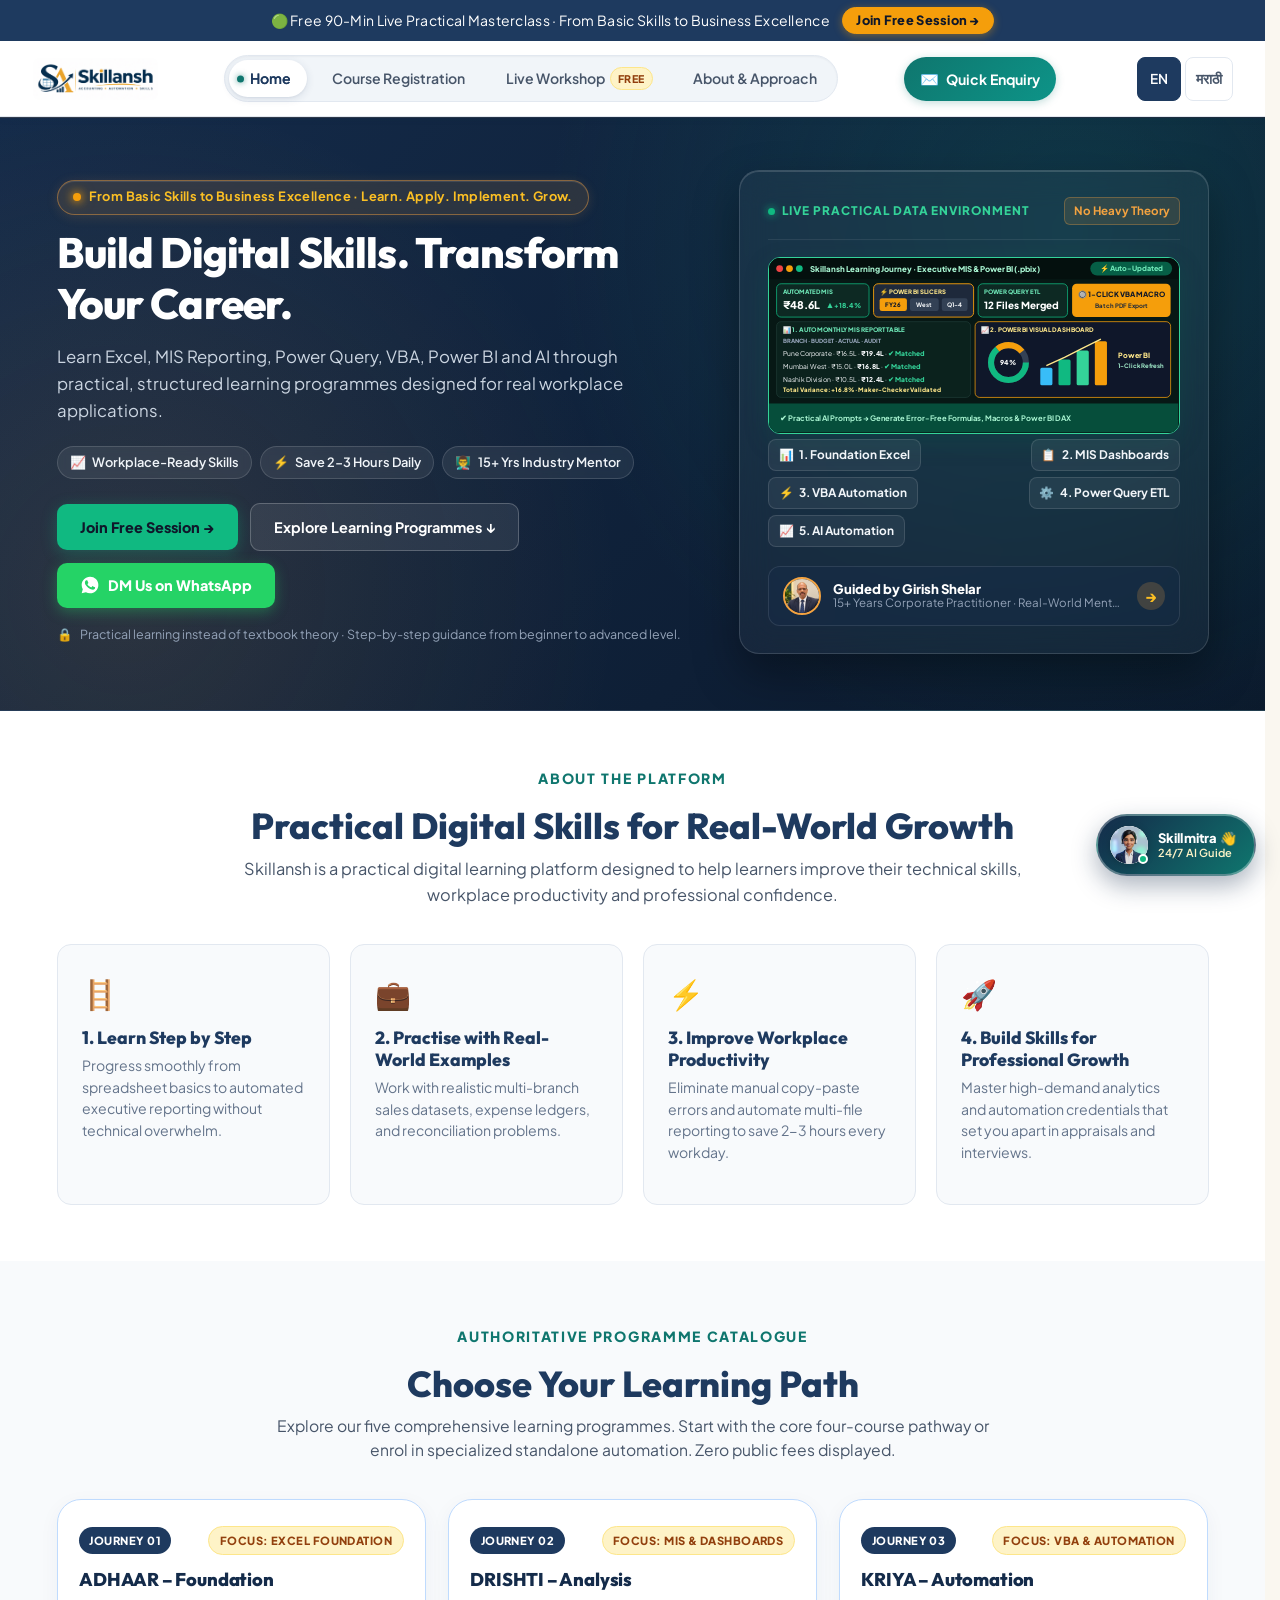
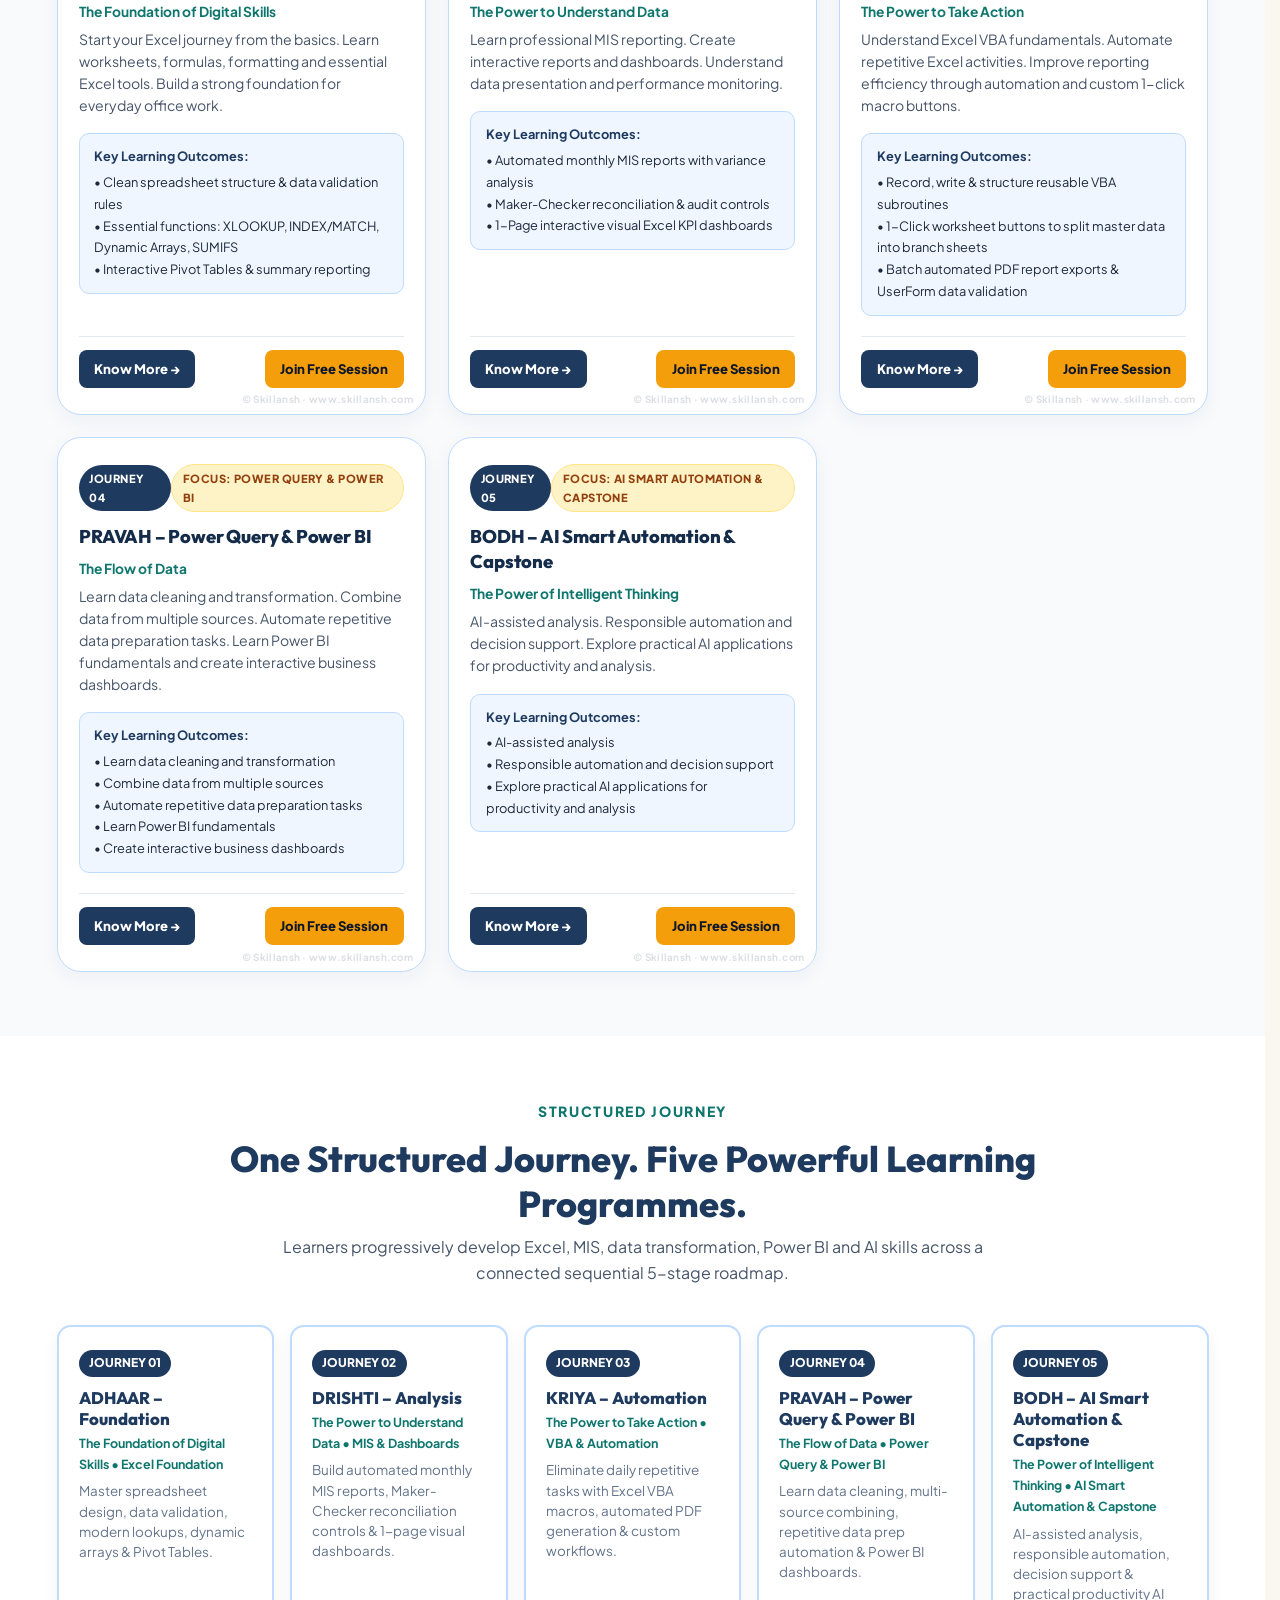
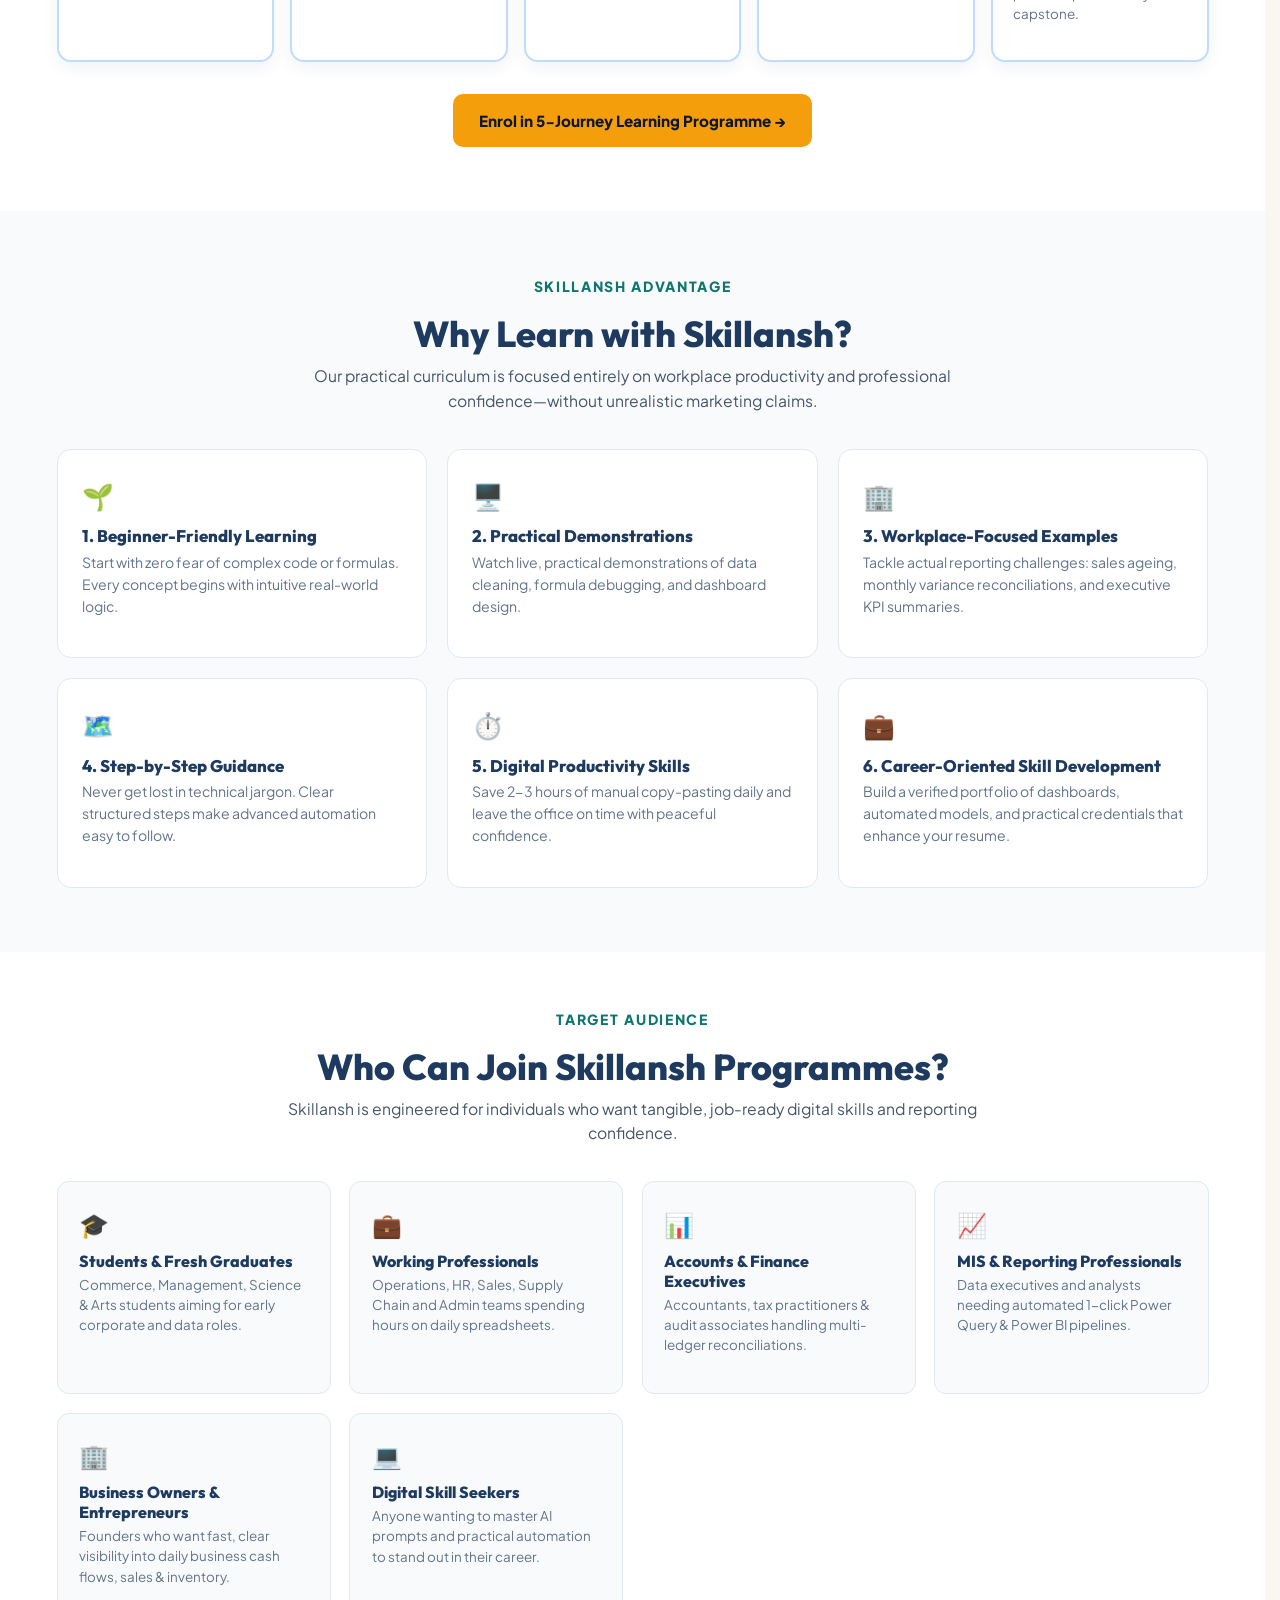
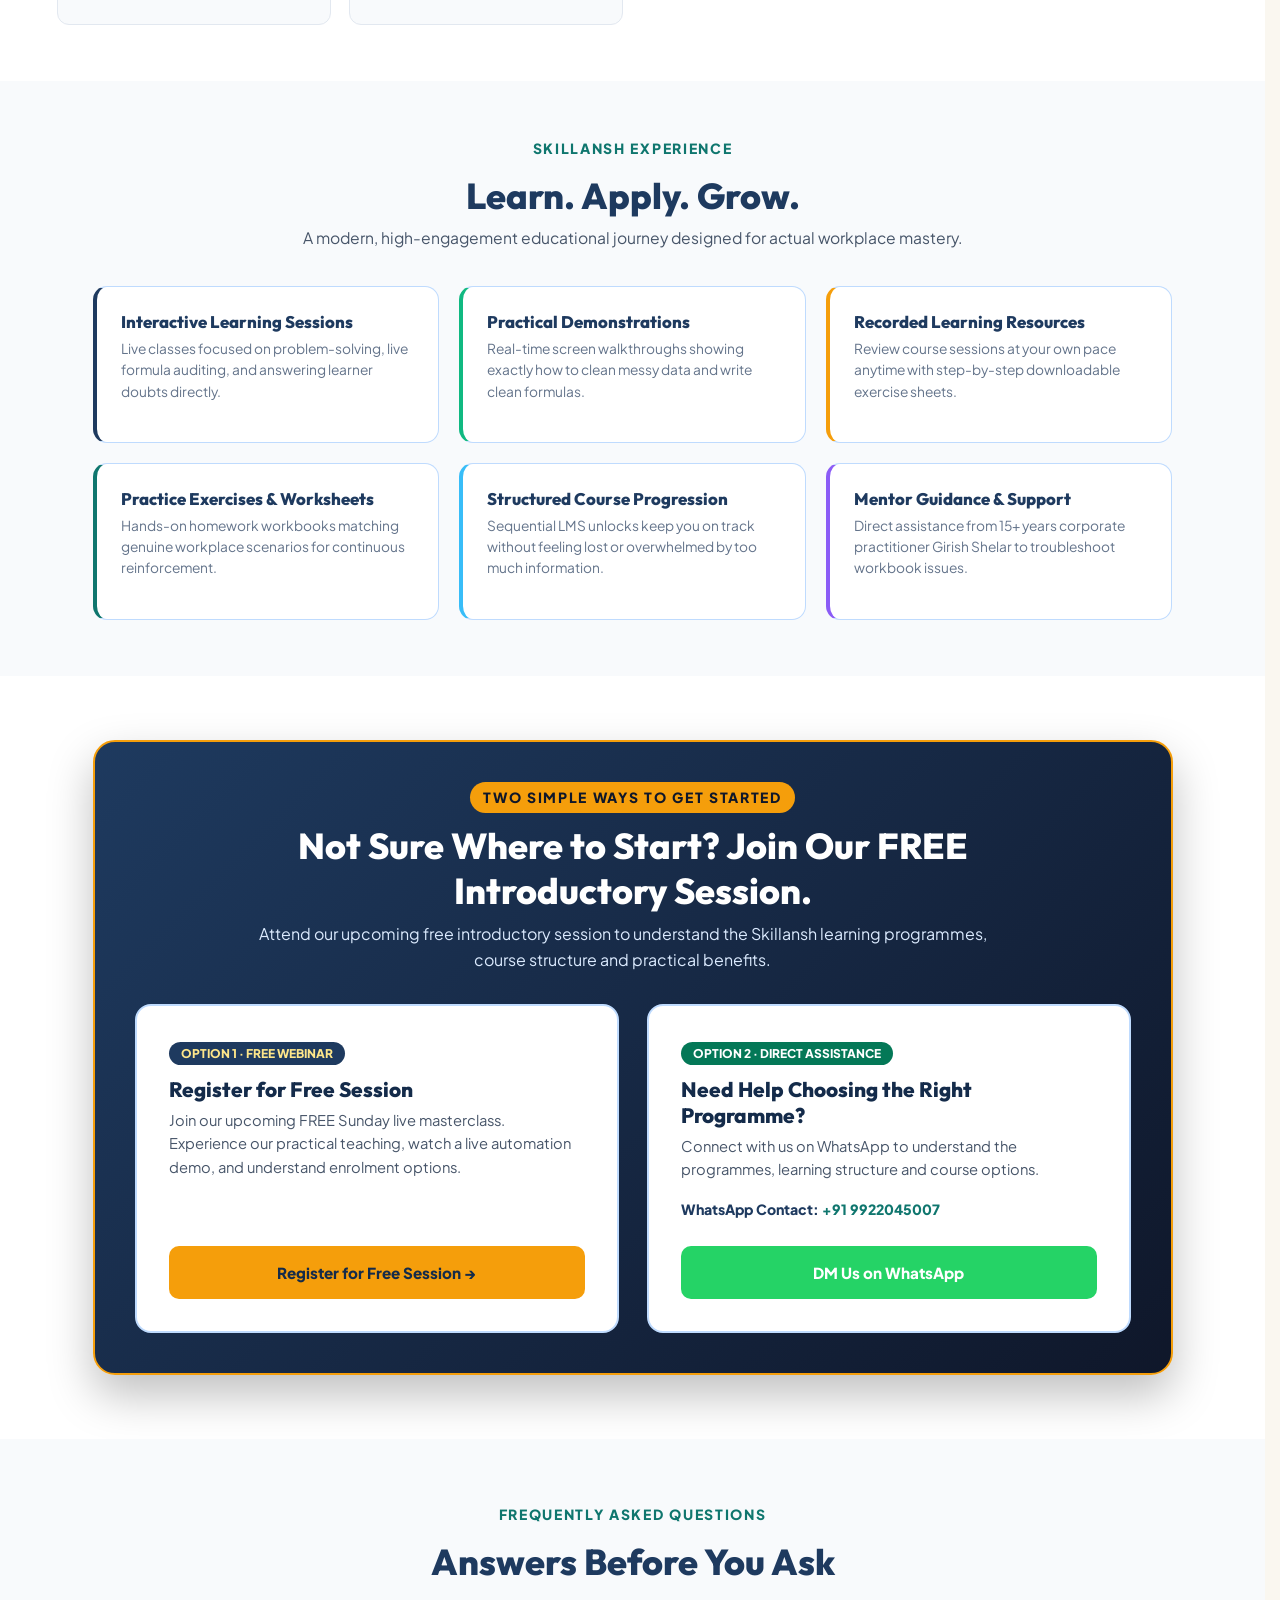
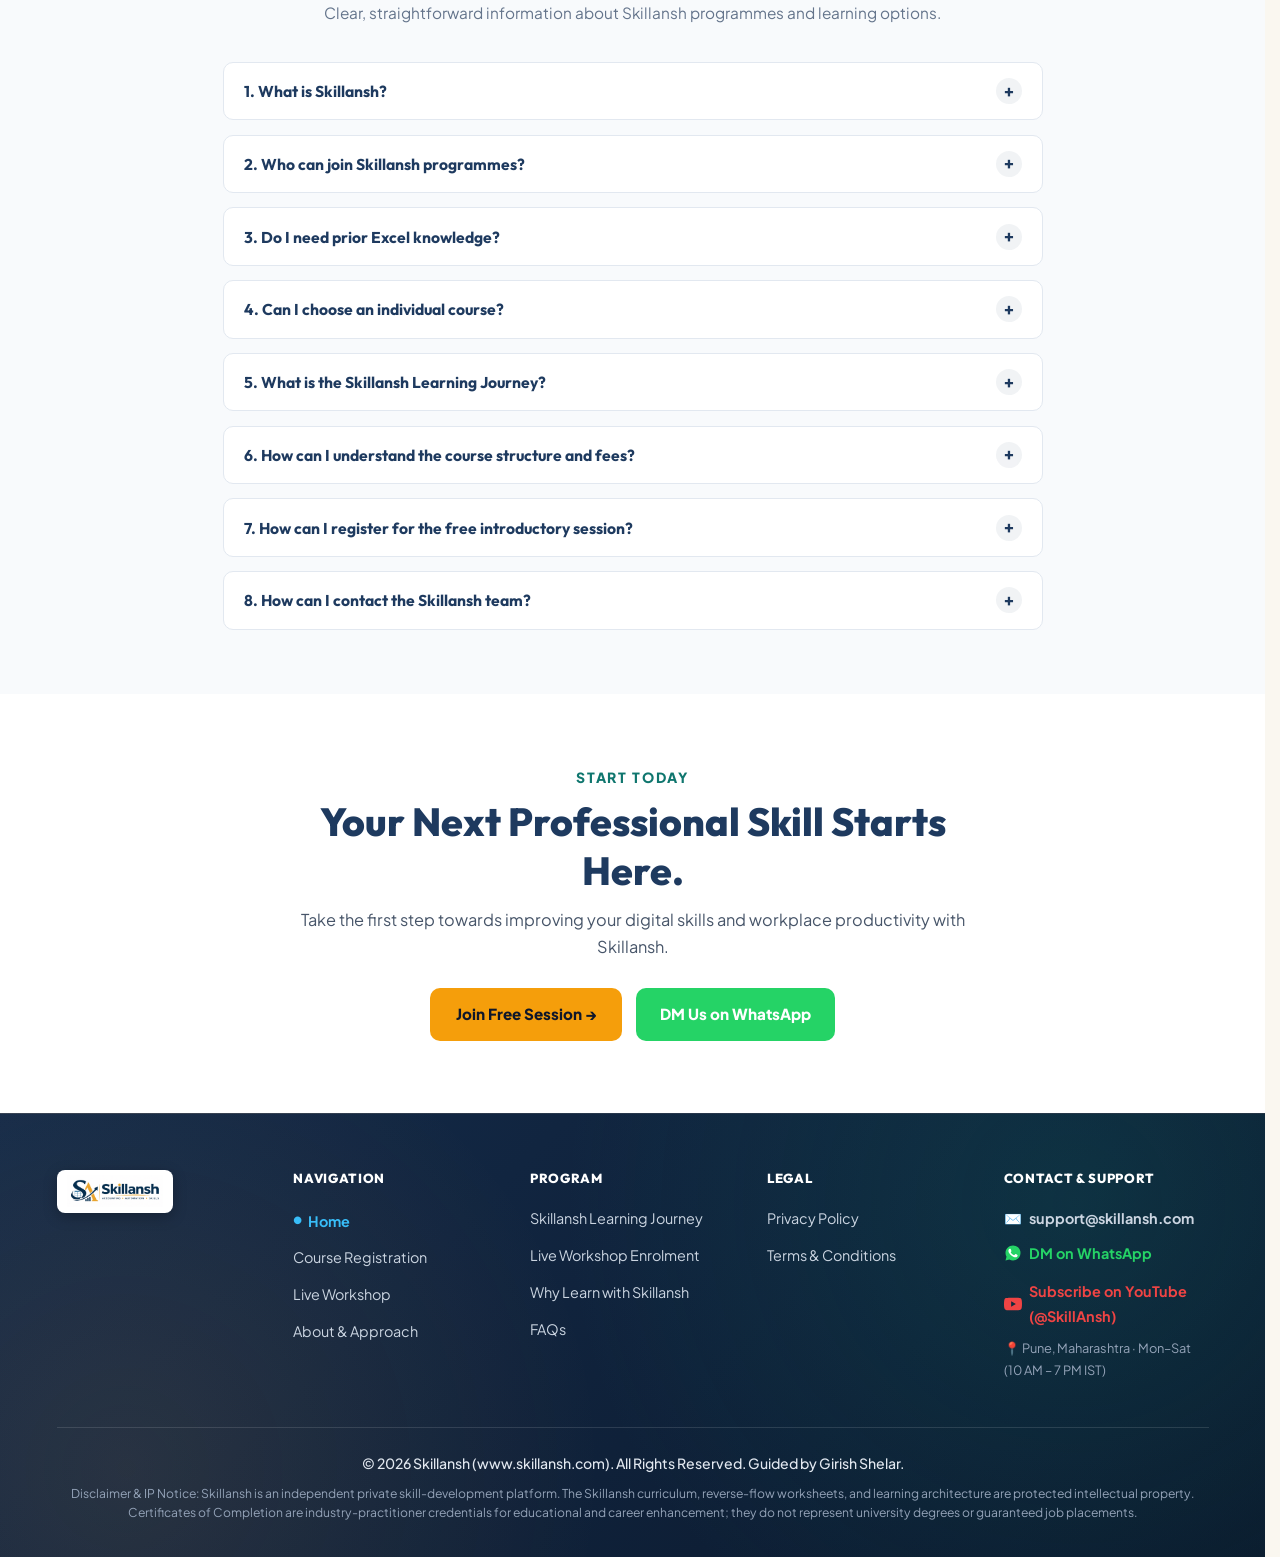
<file: index.html>
<!DOCTYPE html>
<html lang="en">

<head>
  <meta charset="UTF-8">
  <meta name="viewport" content="width=device-width, initial-scale=1.0">
  <title>Skillansh | Build Digital Skills. Transform Your Career.</title>
  <meta name="description"
    content="Practical digital learning platform for students, working professionals, and finance executives. Learn Excel, MIS Reporting, Power Query, VBA, Power BI, and AI.">
  <link rel="canonical" href="https://www.skillansh.com/">
  <meta property="og:type" content="website">
  <meta property="og:site_name" content="Skillansh">
  <meta property="og:url" content="https://www.skillansh.com/">
  <meta property="og:title" content="Skillansh | Practical Digital Skills: Excel, MIS, Power Query, VBA &amp; Power BI">
  <meta property="og:description"
    content="From Basic Skills to Business Excellence. Master workplace Excel, MIS dashboards, Power Query pipelines, VBA automation &amp; Power BI.">
  <meta property="og:image" content="https://www.skillansh.com/logo.png">
  <meta name="theme-color" content="#1E3A5F">
  <link rel="preconnect" href="https://fonts.googleapis.com">
  <link rel="preconnect" href="https://fonts.gstatic.com" crossorigin>
  <link
    href="https://fonts.googleapis.com/css2?family=Outfit:wght@500;600;700;800&family=Plus+Jakarta+Sans:wght@400;500;600;700&family=Noto+Sans+Devanagari:wght@400;500;600;700&display=swap"
    rel="stylesheet">
  <link rel="icon" type="image/png" sizes="192x192" href="/skillansh-favicon-v4.png">
  <link rel="icon" type="image/x-icon" href="/skillansh-favicon-v4.ico">
  <link rel="apple-touch-icon" sizes="180x180" href="/skillansh-apple-icon-v4.png">
  <link rel="stylesheet" href="style.css?v=20261126b">
  <link rel="stylesheet" href="chatbot.css?v=20261115c">
  <script src="https://checkout.razorpay.com/v1/checkout.js"></script>
  <meta name="copyright" content="© 2026 Skillansh (Girish Shelar). All Rights Reserved.">
  <script type="application/ld+json">
  {
    "@context": "https://schema.org",
    "@graph": [
      {
        "@type": "EducationalOrganization",
        "@id": "https://www.skillansh.com/#organization",
        "name": "Skillansh",
        "url": "https://www.skillansh.com/",
        "logo": "https://www.skillansh.com/skillansh-logo.png",
        "description": "Practical digital skills training platform for Excel, MIS, Power Query, VBA, Power BI and AI. Guided by Girish Shelar.",
        "telephone": "+919922045007",
        "email": "support@skillansh.com",
        "areaServed": "IN",
        "knowsLanguage": ["en", "mr", "hi"],
        "sameAs": [
          "https://www.youtube.com/@SkillAnsh"
        ],
        "founder": {
          "@type": "Person",
          "name": "Girish Shelar",
          "jobTitle": "Data Skills & Career Growth Mentor"
        }
      },
      {
        "@type": "WebSite",
        "@id": "https://www.skillansh.com/#website",
        "url": "https://www.skillansh.com/",
        "name": "Skillansh",
        "publisher": {
          "@id": "https://www.skillansh.com/#organization"
        },
        "inLanguage": "en"
      }
    ]
  }
  </script>
</head>

<body>
  <a class="skip-link" href="#main-content">Skip to content</a>

  <header>
    <div class="top-bar">
      <div class="container">
        <span
          data-en="🟢 Free 90-Min Live Practical Masterclass &middot; From Basic Skills to Business Excellence"
          data-mr="🟢 ९०-मिनिटांची मोफत लाइव्ह प्रॅक्टिकल मास्टरक्लास &middot; बेसिक कौशल्यांपासून व्यावसायिक उत्कर्षापर्यंत">🟢
          Free 90-Min Live Practical Masterclass &middot; From Basic Skills to Business Excellence</span>
        <a href="https://forms.gle/TqDgYuWZYLHGGpYTA" target="_blank" rel="noopener noreferrer" class="top-bar-cta js-free-session-btn" data-en="Join Free Session &rarr;"
          data-mr="मोफत लाइव्ह सत्रात सहभागी व्हा &rarr;">Join Free Session &rarr;</a>
      </div>
    </div>
    <div class="container nav-wrap">
      <a href="index.html" class="brand" aria-label="Skillansh home">
        <img src="skillansh-logo.png?v=20261115c" alt="Skillansh logo" width="140" height="42">
      </a>
      <nav>
        <ul class="nav-links" id="nav-links">
          <li><a href="index.html" aria-current="page"><span data-en="Home" data-mr="होम">Home</span></a></li>
          <li><a href="enroll.html"><span data-en="Course Registration" data-mr="कोर्स नोंदणी">Course Registration</span></a></li>
          <li><a href="workshop.html"><span data-en="Live Workshop" data-mr="लाइव्ह कार्यशाळा">Live Workshop</span><span
                class="nav-live-chip">FREE</span></a></li>
          <li><a href="about.html"><span data-en="About &amp; Approach" data-mr="बद्दल व दृष्टिकोन">About &amp;
                Approach</span></a></li>
          <li><a href="contact.html"><span data-en="Contact" data-mr="संपर्क">Contact</span></a></li>
        </ul>
      </nav>
      <button type="button" class="nav-enquiry-btn" id="open-quick-enquiry-btn" aria-label="Quick Enquiry">
        <span class="nav-enquiry-icon">✉️</span>
        <span data-en="Quick Enquiry" data-mr="त्वरित विचारणा">Quick Enquiry</span>
      </button>
      <button class="mobile-menu-btn" id="mobile-menu" aria-expanded="false" aria-controls="nav-links"
        aria-label="Toggle menu">
        &#9776;
      </button>
      <div class="lang-switcher">
        <button class="lang-btn lang-active" data-lang="en" id="lang-en">EN</button>
        <button class="lang-btn" data-lang="mr" id="lang-mr">मराठी</button>
      </div>
    </div>
  </header>

  <main id="main-content" class="protected-copy-zone">

    <!-- ============ SECTION 1: HERO SECTION ============ -->
    <section class="program-overview-banner hero-split-banner" aria-label="Build Digital Skills Hero">
      <div class="container">
        <div class="hero-split-grid">

          <!-- Left Column: Premium Positioning Copy & Conversion CTAs -->
          <div class="hero-content-col">
            <div class="hero-eyebrow-pill">
              <span class="pulse-dot"></span>
              <span
                data-en="From Basic Skills to Business Excellence &middot; Learn. Apply. Implement. Grow."
                data-mr="बेसिक कौशल्यांपासून व्यावसायिक उत्कर्षापर्यंत &middot; शिका. वापरा. अंमलात आणा. पुढे जा.">From
                Basic Skills to Business Excellence &middot; Learn. Apply. Implement. Grow.</span>
            </div>

            <h1 class="hero-headline"
              data-en="Build Digital Skills. Transform Your Career."
              data-mr="डिजिटल कौशल्ये आत्मसात करा. तुमचे करिअर प्रगत करा.">
              Build Digital Skills. Transform Your Career.
            </h1>

            <p class="hero-subhead"
              data-en="Learn Excel, MIS Reporting, Power Query, VBA, Power BI and AI through practical, structured learning programmes designed for real workplace applications."
              data-mr="कामाच्या ठिकाणी प्रत्यक्ष वापरता येणाऱ्या पद्धतींद्वारे Excel, MIS रिपोर्टिंग, Power Query, VBA, Power BI आणि AI चे प्रॅक्टिकल ज्ञान मिळवा.">
              Learn Excel, MIS Reporting, Power Query, VBA, Power BI and AI through practical, structured learning
              programmes designed for real workplace applications.
            </p>

            <div class="hero-trust-strip">
              <span class="hero-trust-pill"><span>📈</span> <span data-en="Workplace-Ready Skills"
                  data-mr="कामाच्या ठिकाणी उपयुक्त">Workplace-Ready Skills</span></span>
              <span class="hero-trust-pill"><span>⚡</span> <span data-en="Save 2-3 Hours Daily"
                  data-mr="रोज २-३ तास वाचवा">Save 2-3 Hours Daily</span></span>
              <span class="hero-trust-pill"><span>👨‍🏫</span> <span data-en="15+ Yrs Industry Mentor"
                  data-mr="१५+ वर्षे प्रत्यक्ष अनुभव">15+ Yrs Industry Mentor</span></span>
            </div>

            <!-- 3 CTAs as specified in Prompt -->
            <div class="hero-cta-group" style="display:flex; flex-wrap:wrap; gap:0.75rem; align-items:center;">
              <a href="https://forms.gle/TqDgYuWZYLHGGpYTA" target="_blank" rel="noopener noreferrer" class="hero-btn-primary js-free-session-btn"
                data-en="Join Free Session &rarr;"
                data-mr="मोफत सत्रात सहभागी व्हा &rarr;">Join Free Session &rarr;</a>
              <a href="#programmes" class="hero-btn-secondary"
                data-en="Explore Learning Programmes &darr;"
                data-mr="अभ्यासक्रम प्रोग्राम्स पहा &darr;">Explore Learning Programmes &darr;</a>
              <a href="https://wa.me/919922045007?text=Hello%20Skillansh%20Team,%20I%20would%20like%20to%20know%20more%20about%20your%20learning%20programmes%20and%20course%20details."
                target="_blank" rel="noopener noreferrer"
                style="display:inline-flex; align-items:center; gap:0.5rem; background:#25D366; color:#FFFFFF !important; padding:0.65rem 1.45rem; border-radius:10px; font-weight:800; font-size:0.9rem; text-decoration:none; box-shadow:0 4px 14px rgba(37,211,102,0.35); transition:transform 0.2s ease, box-shadow 0.2s ease;"
                data-en="DM Us on WhatsApp" data-mr="WhatsApp वर मेसेज करा">
                <svg width="20" height="20" viewBox="0 0 24 24" fill="none" xmlns="http://www.w3.org/2000/svg" style="vertical-align:middle; flex-shrink:0;" aria-hidden="true"><path fill="#FFFFFF" d="M12.004 2C6.48 2 2 6.48 2 12.004c0 1.762.458 3.483 1.332 5.006L2 22l5.122-1.342c1.472.804 3.125 1.228 4.882 1.228h.004c5.524 0 10.004-4.48 10.004-10.004 0-2.67-1.04-5.18-2.93-7.07A9.94 9.94 0 0012.004 2z"/><path fill="#25D366" d="M17.51 14.39c-.3-.15-1.78-.88-2.06-.98-.28-.1-.48-.15-.68.15-.2.3-.78.98-.95 1.18-.18.2-.35.23-.65.08-.3-.15-1.27-.47-2.42-1.49-.9-.8-1.5-1.78-1.68-2.08-.17-.3-.02-.46.13-.61.13-.13.3-.35.45-.52.15-.18.2-.3.3-.5.1-.2.05-.38-.02-.53-.08-.15-.68-1.63-.93-2.24-.24-.58-.49-.5-.68-.51h-.58c-.2 0-.53.08-.8.38-.28.3-1.05 1.03-1.05 2.51s1.08 2.91 1.23 3.11c.15.2 2.12 3.24 5.14 4.54.72.31 1.28.5 1.72.64.72.23 1.38.2 1.9.12.58-.09 1.78-.73 2.03-1.43.25-.7.25-1.3.18-1.43-.08-.12-.28-.2-.58-.35z"/></svg>
                <span>DM Us on WhatsApp</span>
              </a>
            </div>

            <div class="hero-micro-note">
              <span class="lock-icon">&#128274;</span>
              <span
                data-en="Practical learning instead of textbook theory &middot; Step-by-step guidance from beginner to advanced level."
                data-mr="केवळ पुस्तकी ज्ञानाऐवजी प्रत्यक्ष कामाचा अनुभव &middot; बेसिकपासून प्रगत स्तरापर्यंत टप्प्याटप्प्याने मार्गदर्शन.">Practical
                learning instead of textbook theory &middot; Step-by-step guidance from beginner to advanced level.</span>
            </div>
          </div>

          <!-- Right Column: Self-Contained Vector Illustration of Digital Learning Environment -->
          <div class="hero-visual-col">
            <div class="hero-transform-card">
              <div class="transform-card-header">
                <div class="transform-live-tag">
                  <span class="transform-live-dot"></span>
                  <span data-en="Live Practical Data Environment" data-mr="लाइव्ह प्रॅक्टिकल डेटा वातावरण">Live Practical
                    Data Environment</span>
                </div>
                <span class="transform-badge" data-en="No Heavy Theory" data-mr="पुस्तकी ताण नाही">No Heavy Theory</span>
              </div>

              <!-- High-Performance Self-Contained SVG Dashboard Graphic -->
              <div style="margin-top:0.65rem; border-radius:12px; overflow:hidden; border:1.5px solid #34D399; box-shadow:0 8px 24px rgba(6,95,70,0.22);">
                <svg viewBox="0 0 540 230" width="100%"
                  style="display:block; background:#071815; font-family:'Plus Jakarta Sans',sans-serif;" role="img"
                  aria-label="Automated Executive MIS Report, Power Query and Power BI Interactive Dashboard">
                  <rect x="0" y="0" width="540" height="28" fill="#04100E" />
                  <circle cx="14" cy="14" r="4.5" fill="#EF4444" />
                  <circle cx="27" cy="14" r="4.5" fill="#F59E0B" />
                  <circle cx="40" cy="14" r="4.5" fill="#10B981" />
                  <text x="54" y="18" fill="#A7F3D0" font-size="10.5" font-weight="800">Skillansh Learning Journey &middot; Executive MIS &amp; Power BI (.pbix)</text>
                  <rect x="424" y="5" width="108" height="18" rx="9" fill="#065F46" />
                  <text x="478" y="17.5" fill="#6EE7B7" font-size="9.5" font-weight="800" text-anchor="middle">⚡ Auto-Updated</text>

                  <rect x="10" y="34" width="122" height="44" rx="6" fill="#0D2923" stroke="#10B981" stroke-width="1" />
                  <text x="18" y="47" fill="#6EE7B7" font-size="8" font-weight="800">AUTOMATED MIS</text>
                  <text x="18" y="67" fill="#FFFFFF" font-size="14" font-weight="800">₹48.6L</text>
                  <text x="76" y="66" fill="#34D399" font-size="9" font-weight="800">▲ +18.4%</text>

                  <rect x="138" y="34" width="132" height="44" rx="6" fill="#1E293B" stroke="#F59E0B" stroke-width="1.2" />
                  <text x="146" y="47" fill="#FDE68A" font-size="8" font-weight="800">⚡ POWER BI SLICERS</text>
                  <rect x="146" y="53" width="36" height="17" rx="3" fill="#F59E0B" />
                  <text x="164" y="64.5" fill="#0F172A" font-size="8" font-weight="800" text-anchor="middle">FY26</text>
                  <rect x="186" y="53" width="38" height="17" rx="3" fill="#334155" />
                  <text x="205" y="64.5" fill="#F8FAFC" font-size="8" font-weight="700" text-anchor="middle">West</text>
                  <rect x="228" y="53" width="34" height="17" rx="3" fill="#334155" />
                  <text x="245" y="64.5" fill="#F8FAFC" font-size="8" font-weight="700" text-anchor="middle">Q1-4</text>

                  <rect x="276" y="34" width="118" height="44" rx="6" fill="#0D2923" stroke="#10B981" stroke-width="1" />
                  <text x="284" y="47" fill="#6EE7B7" font-size="8" font-weight="800">POWER QUERY ETL</text>
                  <text x="284" y="67" fill="#FFFFFF" font-size="13" font-weight="800">12 Files Merged</text>

                  <rect x="400" y="34" width="130" height="44" rx="6" fill="#F59E0B" />
                  <text x="465" y="52" fill="#0F172A" font-size="9.5" font-weight="800" text-anchor="middle">🔘 1-CLICK VBA MACRO</text>
                  <text x="465" y="66" fill="#1E293B" font-size="8" font-weight="700" text-anchor="middle">Batch PDF Export</text>

                  <!-- Structured MIS Report Table -->
                  <rect x="10" y="84" width="256" height="100" rx="6" fill="#0B221D" stroke="#1E3A34" stroke-width="1" />
                  <text x="18" y="98" fill="#6EE7B7" font-size="8.2" font-weight="800">📊 1. AUTO MONTHLY MIS REPORT TABLE</text>
                  <text x="18" y="112" fill="#94A3B8" font-size="7.5" font-weight="800">BRANCH &middot; BUDGET &middot; ACTUAL &middot; AUDIT</text>
                  <text x="18" y="129" fill="#F8FAFC" font-size="8.8">Pune Corporate &middot; ₹16.5L &middot; <tspan font-weight="800">₹19.4L</tspan> &middot; <tspan fill="#34D399" font-weight="800">✔ Matched</tspan></text>
                  <text x="18" y="146" fill="#F8FAFC" font-size="8.8">Mumbai West &middot; ₹15.0L &middot; <tspan font-weight="800">₹16.8L</tspan> &middot; <tspan fill="#34D399" font-weight="800">✔ Matched</tspan></text>
                  <text x="18" y="163" fill="#F8FAFC" font-size="8.8">Nashik Division &middot; ₹10.5L &middot; <tspan font-weight="800">₹12.4L</tspan> &middot; <tspan fill="#34D399" font-weight="800">✔ Matched</tspan></text>
                  <text x="18" y="177" fill="#FDE68A" font-size="8" font-weight="800">Total Variance: +16.8% &middot; Maker-Checker Validated</text>

                  <!-- Power BI Analytics Visual -->
                  <rect x="272" y="84" width="258" height="100" rx="6" fill="#0F172A" stroke="#F59E0B" stroke-width="1" />
                  <text x="280" y="98" fill="#FDE68A" font-size="8.2" font-weight="800">📈 2. POWER BI VISUAL DASHBOARD</text>
                  <circle cx="316" cy="138" r="23" fill="none" stroke="#334155" stroke-width="8" />
                  <circle cx="316" cy="138" r="23" fill="none" stroke="#10B981" stroke-width="8" stroke-dasharray="92 144" />
                  <circle cx="316" cy="138" r="23" fill="none" stroke="#F59E0B" stroke-width="8" stroke-dasharray="36 144" stroke-dashoffset="-92" />
                  <text x="316" y="141" fill="#FFFFFF" font-size="9" font-weight="800" text-anchor="middle">94%</text>

                  <rect x="358" y="145" width="16" height="23" rx="2" fill="#38BDF8" />
                  <rect x="382" y="134" width="16" height="34" rx="2" fill="#10B981" />
                  <rect x="406" y="122" width="16" height="46" rx="2" fill="#34D399" />
                  <rect x="430" y="110" width="16" height="58" rx="2" fill="#F59E0B" />
                  <polyline points="366,142 390,131 414,119 438,107" fill="none" stroke="#FDE68A" stroke-width="1.8" />
                  <text x="460" y="132" fill="#FDE68A" font-size="9.5" font-weight="800">Power BI</text>
                  <text x="460" y="145" fill="#A7F3D0" font-size="8" font-weight="700">1-Click Refresh</text>

                  <rect x="0" y="192" width="540" height="38" fill="#064E3B" />
                  <text x="14" y="215" fill="#A7F3D0" font-size="10" font-weight="700">✔ Practical AI Prompts &rarr; Generate Error-Free Formulas, Macros &amp; Power BI DAX</text>
                </svg>
              </div>

              <!-- In-Demand 5-Stage Journey Tool Badges Ribbon -->
              <div class="transform-tools-row">
                <span class="transform-tool-chip"><span class="tool-ic">&#128202;</span> 1. Foundation Excel</span>
                <span class="transform-tool-chip"><span class="tool-ic">&#128203;</span> 2. MIS Dashboards</span>
                <span class="transform-tool-chip"><span class="tool-ic">&#9889;</span> 3. VBA Automation</span>
                <span class="transform-tool-chip"><span class="tool-ic">&#9881;&#65039;</span> 4. Power Query ETL</span>
                <span class="transform-tool-chip"><span class="tool-ic">&#128200;</span> 5. AI Automation</span>
              </div>

              <!-- Mentor Credibility Anchor -->
              <div class="transform-mentor-strip">
                <img src="Image.png" alt="Girish Shelar" class="transform-mentor-avatar" width="40" height="40"
                  loading="lazy">
                <div class="transform-mentor-info">
                  <div class="mentor-lead-name" data-en="Guided by Girish Shelar"
                    data-mr="गिरीश शेलार यांच्या मार्गदर्शनाखाली">Guided by Girish Shelar</div>
                  <div class="mentor-lead-sub" data-en="15+ Years Corporate Practitioner &middot; Real-World Mentorship"
                    data-mr="१५+ वर्षे प्रत्यक्ष अनुभव &middot; प्रॅक्टिकल मेंटॉरशिप">15+ Years Corporate Practitioner
                    &middot; Real-World Mentorship</div>
                </div>
                <a href="workshop.html" class="transform-card-link" title="Explore Free Live Workshop"
                  aria-label="Explore Free Live Workshop">&rarr;</a>
              </div>
            </div>
          </div>

        </div>
      </div>
    </section>

    <!-- ============ SECTION 2: WHAT IS SKILLANSH? ============ -->
    <section class="section section-white" id="about-skillansh" style="padding: 3.5rem 0;">
      <div class="container">
        <div class="section-head" style="text-align:center; max-width:860px; margin:0 auto 2.25rem;">
          <span class="eyebrow" data-en="About the Platform" data-mr="प्लॅटफॉर्मबद्दल माहिती"
            style="color:#0F766E; font-weight:800;">About the Platform</span>
          <h2 data-en="Practical Digital Skills for Real-World Growth"
            data-mr="प्रत्यक्ष कामाच्या अनुभवातून व्यावसायिक प्रगती"
            style="font-size:clamp(1.75rem, 3vw, 2.25rem); font-weight:800; color:#1E3A5F; margin:0.35rem 0 0.5rem;">
            Practical Digital Skills for Real-World Growth</h2>
          <p data-en="Skillansh is a practical digital learning platform designed to help learners improve their technical skills, workplace productivity and professional confidence."
            data-mr="Skillansh हे एक व्यावहारिक डिजिटल शिक्षण व्यासपीठ आहे जे विद्यार्थ्यांना आणि नोकरदारांना त्यांचे तांत्रिक कौशल्य, कामाची कार्यक्षमता आणि आत्मविश्वास वाढवण्यास मदत करते."
            style="color:#475569; font-size:1.02rem; line-height:1.6;">Skillansh is a practical digital learning platform
            designed to help learners improve their technical skills, workplace productivity and professional confidence.</p>
        </div>

        <div style="display:grid; grid-template-columns:repeat(auto-fit, minmax(250px, 1fr)); gap:1.25rem; max-width:1180px; margin:0 auto;">
          <div style="background:#F8FAFC; border:1.5px solid #E2E8F0; border-radius:14px; padding:1.5rem; text-align:left;">
            <div style="font-size:1.8rem; margin-bottom:0.6rem;">🪜</div>
            <h4 style="color:#1E3A5F; font-size:1.1rem; font-weight:800; margin-bottom:0.35rem;" data-en="1. Learn Step by Step" data-mr="१. टप्प्याटप्प्याने शिका">1. Learn Step by Step</h4>
            <p style="color:#64748B; font-size:0.88rem; line-height:1.55;" data-en="Progress smoothly from spreadsheet basics to automated executive reporting without technical overwhelm." data-mr="बेसिक स्प्रेडशीटपासून ते ऑटोमेटेड रिपोर्टिंगपर्यंत टप्प्याटप्प्याने प्रगती करा.">Progress smoothly from spreadsheet basics to automated executive reporting without technical overwhelm.</p>
          </div>

          <div style="background:#F8FAFC; border:1.5px solid #E2E8F0; border-radius:14px; padding:1.5rem; text-align:left;">
            <div style="font-size:1.8rem; margin-bottom:0.6rem;">💼</div>
            <h4 style="color:#1E3A5F; font-size:1.1rem; font-weight:800; margin-bottom:0.35rem;" data-en="2. Practise with Real-World Examples" data-mr="२. प्रत्यक्ष उदाहरणांसह सराव">2. Practise with Real-World Examples</h4>
            <p style="color:#64748B; font-size:0.88rem; line-height:1.55;" data-en="Work with realistic multi-branch sales datasets, expense ledgers, and reconciliation problems." data-mr="खऱ्या कॉर्पोरेट डेटा, सेल्स लेजर्स आणि रिकन्सिलिएशनच्या उदाहरणांवर सराव करा.">Work with realistic multi-branch sales datasets, expense ledgers, and reconciliation problems.</p>
          </div>

          <div style="background:#F8FAFC; border:1.5px solid #E2E8F0; border-radius:14px; padding:1.5rem; text-align:left;">
            <div style="font-size:1.8rem; margin-bottom:0.6rem;">⚡</div>
            <h4 style="color:#1E3A5F; font-size:1.1rem; font-weight:800; margin-bottom:0.35rem;" data-en="3. Improve Workplace Productivity" data-mr="३. कामाची गती आणि कार्यक्षमता वाढवा">3. Improve Workplace Productivity</h4>
            <p style="color:#64748B; font-size:0.88rem; line-height:1.55;" data-en="Eliminate manual copy-paste errors and automate multi-file reporting to save 2-3 hours every workday." data-mr="मॅन्युअल चुका टाळा आणि रोजच्या कामात २-३ तास वाचवून वेळेवर घरी जा.">Eliminate manual copy-paste errors and automate multi-file reporting to save 2-3 hours every workday.</p>
          </div>

          <div style="background:#F8FAFC; border:1.5px solid #E2E8F0; border-radius:14px; padding:1.5rem; text-align:left;">
            <div style="font-size:1.8rem; margin-bottom:0.6rem;">🚀</div>
            <h4 style="color:#1E3A5F; font-size:1.1rem; font-weight:800; margin-bottom:0.35rem;" data-en="4. Build Skills for Professional Growth" data-mr="४. व्यावसायिक प्रगतीसाठी कौशल्ये">4. Build Skills for Professional Growth</h4>
            <p style="color:#64748B; font-size:0.88rem; line-height:1.55;" data-en="Master high-demand analytics and automation credentials that set you apart in appraisals and interviews." data-mr="उच्च मागणी असलेल्या डेटा ॲनालिटिक्स कौशल्यांसह मुलाखती आणि पदोन्नतीमध्ये आघाडी मिळवा.">Master high-demand analytics and automation credentials that set you apart in appraisals and interviews.</p>
          </div>
        </div>
      </div>
    </section>

    <!-- ============ SECTION 3: EXPLORE OUR LEARNING PROGRAMMES (5 CARDS INCLUDING KRIYA) ============ -->
    <section class="section section-gray" id="programmes" style="padding: 4rem 0; background: #F8FAFC;">
      <div class="container">
        <div class="section-head" style="text-align:center; max-width:840px; margin:0 auto 2.25rem;">
          <span class="eyebrow" data-en="Authoritative Programme Catalogue" data-mr="अधिकृत अभ्यासक्रम यादी"
            style="color:#0F766E; font-weight:800;">Authoritative Programme Catalogue</span>
          <h2 data-en="Choose Your Learning Path"
            data-mr="तुमचा शिकण्याचा मार्ग निवडा"
            style="font-size:clamp(1.75rem, 3.2vw, 2.25rem); font-weight:800; color:#1E3A5F; margin:0.35rem 0 0.5rem;">
            Choose Your Learning Path</h2>
          <p data-en="Explore our five comprehensive learning programmes. Start with the core four-course pathway or enrol in specialized standalone automation. Zero public fees displayed."
            data-mr="आमचे ५ सर्वसमावेशक लर्निंग प्रोग्राम्स पहा. मुख्य ४-कोर्स मार्गातून किंवा स्वतंत्र ऑटोमेशन कोर्समधून सुरुवात करा."
            style="color:#475569; font-size:0.98rem; line-height:1.55;">Explore our five comprehensive learning
            programmes. Start with the core four-course pathway or enrol in specialized standalone automation. Zero public fees displayed.</p>
        </div>

        <div class="bento-ribbon-grid"
          style="grid-template-columns: repeat(auto-fit, minmax(310px, 1fr)); gap: 1.35rem;">

          <!-- 1. ADHAAR – Foundation -->
          <div class="bento-card" style="border: 1.5px solid #BFDBFE; background: #FFFFFF; display:flex; flex-direction:column; justify-content:space-between;">
            <div>
              <div class="bento-top">
                <span class="bento-badge" style="background:#1E3A5F; color:#FFFFFF;" data-en="Journey 01" data-mr="प्रवास ०१">Journey 01</span>
                <span class="bento-badge" style="background:#FEF3C7; color:#92400E; border:1px solid #FDE68A;" data-en="Focus: Excel Foundation" data-mr="फोकस: Excel फाउंडेशन">Focus: Excel Foundation</span>
              </div>
              <h3 class="bento-title" data-en="ADHAAR – Foundation" data-mr="आधार (ADHAAR) – फाउंडेशन">
                ADHAAR – Foundation</h3>
              <p style="font-weight:700; color:#0F766E; font-size:0.86rem; margin-bottom:0.35rem;">The Foundation of Digital Skills</p>
              <p class="bento-desc" data-en="Start your Excel journey from the basics. Learn worksheets, formulas, formatting and essential Excel tools. Build a strong foundation for everyday office work." data-mr="तुमचा Excel प्रवास बेसिकपासून सुरू करा. वर्कशीट्स, सूत्रे, फॉरमॅटिंग आणि दैनंदिन कामासाठी आवश्यक टूल्स शिका.">
                Start your Excel journey from the basics. Learn worksheets, formulas, formatting and essential Excel tools. Build a strong foundation for everyday office work.</p>
              <div style="background:#EFF6FF; border:1px solid #BFDBFE; border-radius:10px; padding:0.75rem 0.9rem; margin-top:0.65rem; font-size:0.8rem; color:#1E293B;">
                <strong style="color:#1E3A5F; display:block; margin-bottom:0.25rem;" data-en="Key Learning Outcomes:" data-mr="मुख्य शिक्षण निष्पत्ती:">Key Learning Outcomes:</strong>
                <div>• Clean spreadsheet structure &amp; data validation rules</div>
                <div>• Essential functions: XLOOKUP, INDEX/MATCH, Dynamic Arrays, SUMIFS</div>
                <div>• Interactive Pivot Tables &amp; summary reporting</div>
              </div>
            </div>
            <div style="margin-top:1.25rem; padding-top:0.85rem; border-top:1px solid #E2E8F0; display:flex; align-items:center; justify-content:space-between; gap:0.5rem; flex-wrap:wrap;">
              <a href="courses.html#course-adhaar" style="background:#1E3A5F; color:#FFFFFF; padding:0.48rem 0.95rem; border-radius:8px; font-size:0.82rem; font-weight:800; text-decoration:none;" data-en="Know More &rarr;" data-mr="अधिक माहिती &rarr;">Know More &rarr;</a>
              <a href="https://forms.gle/TqDgYuWZYLHGGpYTA" target="_blank" rel="noopener noreferrer" class="js-free-session-btn" style="background:#F59E0B; color:#0F172A; padding:0.48rem 0.95rem; border-radius:8px; font-size:0.82rem; font-weight:800; text-decoration:none;" data-en="Join Free Session" data-mr="मोफत सत्रात या">Join Free Session</a>
            </div>
          </div>

          <!-- 2. DRISHTI – Analysis -->
          <div class="bento-card" style="border: 1.5px solid #BFDBFE; background: #FFFFFF; display:flex; flex-direction:column; justify-content:space-between;">
            <div>
              <div class="bento-top">
                <span class="bento-badge" style="background:#1E3A5F; color:#FFFFFF;" data-en="Journey 02" data-mr="प्रवास ०२">Journey 02</span>
                <span class="bento-badge" style="background:#FEF3C7; color:#92400E; border:1px solid #FDE68A;" data-en="Focus: MIS &amp; Dashboards" data-mr="फोकस: MIS व डॅशबोर्ड्स">Focus: MIS &amp; Dashboards</span>
              </div>
              <h3 class="bento-title" data-en="DRISHTI – Analysis" data-mr="दृष्टी (DRISHTI) – ॲनालिसिस">
                DRISHTI – Analysis</h3>
              <p style="font-weight:700; color:#0F766E; font-size:0.86rem; margin-bottom:0.35rem;">The Power to Understand Data</p>
              <p class="bento-desc" data-en="Learn professional MIS reporting. Create interactive reports and dashboards. Understand data presentation and performance monitoring." data-mr="व्यावसायिक MIS रिपोर्टिंग शिका. संवादात्मक डॅशबोर्ड्स तयार करा आणि अचूक सादरीकरण आत्मसात करा.">
                Learn professional MIS reporting. Create interactive reports and dashboards. Understand data presentation and performance monitoring.</p>
              <div style="background:#EFF6FF; border:1px solid #BFDBFE; border-radius:10px; padding:0.75rem 0.9rem; margin-top:0.65rem; font-size:0.8rem; color:#1E293B;">
                <strong style="color:#1E3A5F; display:block; margin-bottom:0.25rem;" data-en="Key Learning Outcomes:" data-mr="मुख्य शिक्षण निष्पत्ती:">Key Learning Outcomes:</strong>
                <div>• Automated monthly MIS reports with variance analysis</div>
                <div>• Maker-Checker reconciliation &amp; audit controls</div>
                <div>• 1-Page interactive visual Excel KPI dashboards</div>
              </div>
            </div>
            <div style="margin-top:1.25rem; padding-top:0.85rem; border-top:1px solid #E2E8F0; display:flex; align-items:center; justify-content:space-between; gap:0.5rem; flex-wrap:wrap;">
              <a href="courses.html#course-drishti" style="background:#1E3A5F; color:#FFFFFF; padding:0.48rem 0.95rem; border-radius:8px; font-size:0.82rem; font-weight:800; text-decoration:none;" data-en="Know More &rarr;" data-mr="अधिक माहिती &rarr;">Know More &rarr;</a>
              <a href="https://forms.gle/TqDgYuWZYLHGGpYTA" target="_blank" rel="noopener noreferrer" class="js-free-session-btn" style="background:#F59E0B; color:#0F172A; padding:0.48rem 0.95rem; border-radius:8px; font-size:0.82rem; font-weight:800; text-decoration:none;" data-en="Join Free Session" data-mr="मोफत सत्रात या">Join Free Session</a>
            </div>
          </div>

          <!-- 3. KRIYA – Automation -->
          <div class="bento-card" style="border: 1.5px solid #BFDBFE; background: #FFFFFF; display:flex; flex-direction:column; justify-content:space-between;">
            <div>
              <div class="bento-top">
                <span class="bento-badge" style="background:#1E3A5F; color:#FFFFFF;" data-en="Journey 03" data-mr="प्रवास ०३">Journey 03</span>
                <span class="bento-badge" style="background:#FEF3C7; color:#92400E; border:1px solid #FDE68A;" data-en="Focus: VBA &amp; Automation" data-mr="फोकस: VBA व ऑटोमेशन">Focus: VBA &amp; Automation</span>
              </div>
              <h3 class="bento-title" data-en="KRIYA – Automation" data-mr="क्रिया (KRIYA) – ऑटोमेशन">
                KRIYA – Automation</h3>
              <p style="font-weight:700; color:#0F766E; font-size:0.86rem; margin-bottom:0.35rem;">The Power to Take Action</p>
              <p class="bento-desc" data-en="Understand Excel VBA fundamentals. Automate repetitive Excel activities. Improve reporting efficiency through automation and custom 1-click macro buttons." data-mr="Excel VBA च्या मदतीने वारंवार होणारे मॅन्युअल काम १-क्लिक मॅक्रो बटणावर आणून स्वयंचलित करा.">
                Understand Excel VBA fundamentals. Automate repetitive Excel activities. Improve reporting efficiency through automation and custom 1-click macro buttons.</p>
              <div style="background:#EFF6FF; border:1px solid #BFDBFE; border-radius:10px; padding:0.75rem 0.9rem; margin-top:0.65rem; font-size:0.8rem; color:#1E293B;">
                <strong style="color:#1E3A5F; display:block; margin-bottom:0.25rem;" data-en="Key Learning Outcomes:" data-mr="मुख्य शिक्षण निष्पत्ती:">Key Learning Outcomes:</strong>
                <div>• Record, write &amp; structure reusable VBA subroutines</div>
                <div>• 1-Click worksheet buttons to split master data into branch sheets</div>
                <div>• Batch automated PDF report exports &amp; UserForm data validation</div>
              </div>
            </div>
            <div style="margin-top:1.25rem; padding-top:0.85rem; border-top:1px solid #E2E8F0; display:flex; align-items:center; justify-content:space-between; gap:0.5rem; flex-wrap:wrap;">
              <a href="courses.html#course-kriya" style="background:#1E3A5F; color:#FFFFFF; padding:0.48rem 0.95rem; border-radius:8px; font-size:0.82rem; font-weight:800; text-decoration:none;" data-en="Know More &rarr;" data-mr="अधिक माहिती &rarr;">Know More &rarr;</a>
              <a href="https://forms.gle/TqDgYuWZYLHGGpYTA" target="_blank" rel="noopener noreferrer" class="js-free-session-btn" style="background:#F59E0B; color:#0F172A; padding:0.48rem 0.95rem; border-radius:8px; font-size:0.82rem; font-weight:800; text-decoration:none;" data-en="Join Free Session" data-mr="मोफत सत्रात या">Join Free Session</a>
            </div>
          </div>

          <!-- 4. PRAVAH – Power Query & Power BI -->
          <div class="bento-card" style="border: 1.5px solid #BFDBFE; background: #FFFFFF; display:flex; flex-direction:column; justify-content:space-between;">
            <div>
              <div class="bento-top">
                <span class="bento-badge" style="background:#1E3A5F; color:#FFFFFF;" data-en="Journey 04" data-mr="प्रवास ०४">Journey 04</span>
                <span class="bento-badge" style="background:#FEF3C7; color:#92400E; border:1px solid #FDE68A;" data-en="Focus: Power Query &amp; Power BI" data-mr="फोकस: Power Query व Power BI">Focus: Power Query &amp; Power BI</span>
              </div>
              <h3 class="bento-title" data-en="PRAVAH – Power Query &amp; Power BI" data-mr="प्रवाह (PRAVAH) – Power Query आणि Power BI">
                PRAVAH – Power Query &amp; Power BI</h3>
              <p style="font-weight:700; color:#0F766E; font-size:0.86rem; margin-bottom:0.35rem;">The Flow of Data</p>
              <p class="bento-desc" data-en="Learn data cleaning and transformation. Combine data from multiple sources. Automate repetitive data preparation tasks. Learn Power BI fundamentals and create interactive business dashboards." data-mr="डेटा क्लिनिंग आणि ट्रान्सफॉर्मेशन शिका. अनेक स्रोतांमधील डेटा एकत्र करा. ऑटोमेटेड डेटा तयारी आणि Power BI डॅशबोर्ड्स बनवा.">
                Learn data cleaning and transformation. Combine data from multiple sources. Automate repetitive data preparation tasks. Learn Power BI fundamentals and create interactive business dashboards.</p>
              <div style="background:#EFF6FF; border:1px solid #BFDBFE; border-radius:10px; padding:0.75rem 0.9rem; margin-top:0.65rem; font-size:0.8rem; color:#1E293B;">
                <strong style="color:#1E3A5F; display:block; margin-bottom:0.25rem;" data-en="Key Learning Outcomes:" data-mr="मुख्य शिक्षण निष्पत्ती:">Key Learning Outcomes:</strong>
                <div>• Learn data cleaning and transformation</div>
                <div>• Combine data from multiple sources</div>
                <div>• Automate repetitive data preparation tasks</div>
                <div>• Learn Power BI fundamentals</div>
                <div>• Create interactive business dashboards</div>
              </div>
            </div>
            <div style="margin-top:1.25rem; padding-top:0.85rem; border-top:1px solid #E2E8F0; display:flex; align-items:center; justify-content:space-between; gap:0.5rem; flex-wrap:wrap;">
              <a href="courses.html#course-pravah" style="background:#1E3A5F; color:#FFFFFF; padding:0.48rem 0.95rem; border-radius:8px; font-size:0.82rem; font-weight:800; text-decoration:none;" data-en="Know More &rarr;" data-mr="अधिक माहिती &rarr;">Know More &rarr;</a>
              <a href="https://forms.gle/TqDgYuWZYLHGGpYTA" target="_blank" rel="noopener noreferrer" class="js-free-session-btn" style="background:#F59E0B; color:#0F172A; padding:0.48rem 0.95rem; border-radius:8px; font-size:0.82rem; font-weight:800; text-decoration:none;" data-en="Join Free Session" data-mr="मोफत सत्रात या">Join Free Session</a>
            </div>
          </div>

          <!-- 5. BODH – AI Smart Automation & Capstone -->
          <div class="bento-card" style="border: 1.5px solid #BFDBFE; background: #FFFFFF; display:flex; flex-direction:column; justify-content:space-between;">
            <div>
              <div class="bento-top">
                <span class="bento-badge" style="background:#1E3A5F; color:#FFFFFF;" data-en="Journey 05" data-mr="प्रवास ०५">Journey 05</span>
                <span class="bento-badge" style="background:#FEF3C7; color:#92400E; border:1px solid #FDE68A;" data-en="Focus: AI Smart Automation &amp; Capstone" data-mr="फोकस: AI स्मार्ट ऑटोमेशन आणि कॅपस्टोन">Focus: AI Smart Automation &amp; Capstone</span>
              </div>
              <h3 class="bento-title" data-en="BODH – AI Smart Automation &amp; Capstone" data-mr="बोध (BODH) – AI स्मार्ट ऑटोमेशन आणि कॅपस्टोन">
                BODH – AI Smart Automation &amp; Capstone</h3>
              <p style="font-weight:700; color:#0F766E; font-size:0.86rem; margin-bottom:0.35rem;">The Power of Intelligent Thinking</p>
              <p class="bento-desc" data-en="AI-assisted analysis. Responsible automation and decision support. Explore practical AI applications for productivity and analysis." data-mr="AI-सहाय्यित ॲनालिटिक्स. जबाबदार ऑटोमेशन आणि निर्णय सहाय्य. उत्पादकता आणि विश्लेषणासाठी प्रॅक्टिकल AI चे अनुप्रयोग.">
                AI-assisted analysis. Responsible automation and decision support. Explore practical AI applications for productivity and analysis.</p>
              <div style="background:#EFF6FF; border:1px solid #BFDBFE; border-radius:10px; padding:0.75rem 0.9rem; margin-top:0.65rem; font-size:0.8rem; color:#1E293B;">
                <strong style="color:#1E3A5F; display:block; margin-bottom:0.25rem;" data-en="Key Learning Outcomes:" data-mr="मुख्य शिक्षण निष्पत्ती:">Key Learning Outcomes:</strong>
                <div>• AI-assisted analysis</div>
                <div>• Responsible automation and decision support</div>
                <div>• Explore practical AI applications for productivity and analysis</div>
              </div>
            </div>
            <div style="margin-top:1.25rem; padding-top:0.85rem; border-top:1px solid #E2E8F0; display:flex; align-items:center; justify-content:space-between; gap:0.5rem; flex-wrap:wrap;">
              <a href="courses.html#course-bodh" style="background:#1E3A5F; color:#FFFFFF; padding:0.48rem 0.95rem; border-radius:8px; font-size:0.82rem; font-weight:800; text-decoration:none;" data-en="Know More &rarr;" data-mr="अधिक माहिती &rarr;">Know More &rarr;</a>
              <a href="https://forms.gle/TqDgYuWZYLHGGpYTA" target="_blank" rel="noopener noreferrer" class="js-free-session-btn" style="background:#F59E0B; color:#0F172A; padding:0.48rem 0.95rem; border-radius:8px; font-size:0.82rem; font-weight:800; text-decoration:none;" data-en="Join Free Session" data-mr="मोफत सत्रात या">Join Free Session</a>
            </div>
          </div>

        </div>
      </div>
    </section>

    <!-- ============ SECTION 4: SKILLANSH LEARNING JOURNEY (ROADMAP) ============ -->
    <section class="section section-white" id="learning-journey" style="padding: 4rem 0;">
      <div class="container">
        <div class="section-head" style="text-align:center; max-width:820px; margin:0 auto 2.5rem;">
          <span class="eyebrow" data-en="Structured Journey" data-mr="रचनाबद्ध प्रवास"
            style="color:#0F766E; font-weight:800;">Structured Journey</span>
          <h2 data-en="One Structured Journey. Five Powerful Learning Programmes."
            data-mr="एक रचनाबद्ध प्रवास. पाच शक्तिशाली शिक्षण कार्यक्रम."
            style="font-size:clamp(1.75rem, 3.2vw, 2.25rem); font-weight:800; color:#1E3A5F; margin:0.35rem 0 0.5rem;">
            One Structured Journey. Five Powerful Learning Programmes.</h2>
          <p data-en="Learners progressively develop Excel, MIS, data transformation, Power BI and AI skills across a connected sequential 5-stage roadmap."
            data-mr="विद्यार्थी आणि नोकरदार टप्प्याटप्प्याने Excel, MIS, ऑटोमेशन, डेटा ट्रान्सफॉर्मेशन, Power BI आणि AI कौशल्ये आत्मसात करतात."
            style="color:#475569; font-size:1rem; line-height:1.6;">Learners progressively develop Excel, MIS, data
            transformation, Power BI and AI skills across a connected sequential 5-stage roadmap.</p>
        </div>

        <!-- Visual Connected Pathway Flow -->
        <div style="display:grid; grid-template-columns:repeat(auto-fit, minmax(210px, 1fr)); gap:1rem; max-width:1180px; margin:0 auto 2rem; position:relative;">
          
          <div style="background:#FFFFFF; border:2px solid #BFDBFE; border-radius:14px; padding:1.25rem; position:relative; box-shadow:0 6px 16px rgba(30,58,95,0.06);">
            <span style="display:inline-block; background:#1E3A5F; color:#FFFFFF; font-size:0.75rem; font-weight:800; padding:0.2rem 0.65rem; border-radius:999px; margin-bottom:0.6rem;">JOURNEY 01</span>
            <h4 style="color:#1E3A5F; font-size:1.05rem; font-weight:800; margin-bottom:0.25rem;">ADHAAR – Foundation</h4>
            <div style="color:#0F766E; font-size:0.78rem; font-weight:700; margin-bottom:0.4rem;">The Foundation of Digital Skills &bull; Excel Foundation</div>
            <p style="color:#64748B; font-size:0.84rem; line-height:1.5;">Master spreadsheet design, data validation, modern lookups, dynamic arrays &amp; Pivot Tables.</p>
          </div>

          <div style="background:#FFFFFF; border:2px solid #BFDBFE; border-radius:14px; padding:1.25rem; position:relative; box-shadow:0 6px 16px rgba(30,58,95,0.06);">
            <span style="display:inline-block; background:#1E3A5F; color:#FFFFFF; font-size:0.75rem; font-weight:800; padding:0.2rem 0.65rem; border-radius:999px; margin-bottom:0.6rem;">JOURNEY 02</span>
            <h4 style="color:#1E3A5F; font-size:1.05rem; font-weight:800; margin-bottom:0.25rem;">DRISHTI – Analysis</h4>
            <div style="color:#0F766E; font-size:0.78rem; font-weight:700; margin-bottom:0.4rem;">The Power to Understand Data &bull; MIS &amp; Dashboards</div>
            <p style="color:#64748B; font-size:0.84rem; line-height:1.5;">Build automated monthly MIS reports, Maker-Checker reconciliation controls &amp; 1-page visual dashboards.</p>
          </div>

          <div style="background:#FFFFFF; border:2px solid #BFDBFE; border-radius:14px; padding:1.25rem; position:relative; box-shadow:0 6px 16px rgba(30,58,95,0.06);">
            <span style="display:inline-block; background:#1E3A5F; color:#FFFFFF; font-size:0.75rem; font-weight:800; padding:0.2rem 0.65rem; border-radius:999px; margin-bottom:0.6rem;">JOURNEY 03</span>
            <h4 style="color:#1E3A5F; font-size:1.05rem; font-weight:800; margin-bottom:0.25rem;">KRIYA – Automation</h4>
            <div style="color:#0F766E; font-size:0.78rem; font-weight:700; margin-bottom:0.4rem;">The Power to Take Action &bull; VBA &amp; Automation</div>
            <p style="color:#64748B; font-size:0.84rem; line-height:1.5;">Eliminate daily repetitive tasks with Excel VBA macros, automated PDF generation &amp; custom workflows.</p>
          </div>

          <div style="background:#FFFFFF; border:2px solid #BFDBFE; border-radius:14px; padding:1.25rem; position:relative; box-shadow:0 6px 16px rgba(30,58,95,0.06);">
            <span style="display:inline-block; background:#1E3A5F; color:#FFFFFF; font-size:0.75rem; font-weight:800; padding:0.2rem 0.65rem; border-radius:999px; margin-bottom:0.6rem;">JOURNEY 04</span>
            <h4 style="color:#1E3A5F; font-size:1.05rem; font-weight:800; margin-bottom:0.25rem;">PRAVAH – Power Query &amp; Power BI</h4>
            <div style="color:#0F766E; font-size:0.78rem; font-weight:700; margin-bottom:0.4rem;">The Flow of Data &bull; Power Query &amp; Power BI</div>
            <p style="color:#64748B; font-size:0.84rem; line-height:1.5;">Learn data cleaning, multi-source combining, repetitive data prep automation &amp; Power BI dashboards.</p>
          </div>

          <div style="background:#FFFFFF; border:2px solid #BFDBFE; border-radius:14px; padding:1.25rem; position:relative; box-shadow:0 6px 16px rgba(30,58,95,0.06);">
            <span style="display:inline-block; background:#1E3A5F; color:#FFFFFF; font-size:0.75rem; font-weight:800; padding:0.2rem 0.65rem; border-radius:999px; margin-bottom:0.6rem;">JOURNEY 05</span>
            <h4 style="color:#1E3A5F; font-size:1.05rem; font-weight:800; margin-bottom:0.25rem;">BODH – AI Smart Automation &amp; Capstone</h4>
            <div style="color:#0F766E; font-size:0.78rem; font-weight:700; margin-bottom:0.4rem;">The Power of Intelligent Thinking &bull; AI Smart Automation &amp; Capstone</div>
            <p style="color:#64748B; font-size:0.84rem; line-height:1.5;">AI-assisted analysis, responsible automation, decision support &amp; practical productivity AI capstone.</p>
          </div>

        </div>

        <div style="text-align:center;">
          <a href="enroll.html?course=package" class="btn-gold-primary" style="display:inline-flex; align-items:center; gap:0.4rem; padding:0.85rem 1.6rem; font-weight:800; font-size:0.95rem; border-radius:10px; background:#F59E0B; color:#0F172A; text-decoration:none;"
            data-en="Enrol in 5-Journey Learning Programme &rarr;"
            data-mr="५-प्रवास लर्निंग प्रोग्राममध्ये प्रवेश घ्या &rarr;">Enrol in 5-Journey Learning Programme &rarr;</a>
        </div>
      </div>
    </section>

    <!-- ============ SECTION 5: WHY LEARN WITH SKILLANSH? (6 BENEFIT CARDS) ============ -->
    <section class="section section-gray" id="why-learn" style="padding: 4rem 0; background: #F8FAFC;">
      <div class="container">
        <div class="section-head" style="text-align:center; max-width:820px; margin:0 auto 2.25rem;">
          <span class="eyebrow" data-en="Skillansh Advantage" data-mr="Skillansh चा फायदा"
            style="color:#0F766E; font-weight:800;">Skillansh Advantage</span>
          <h2 data-en="Why Learn with Skillansh?"
            data-mr="Skillansh का निवडावे?"
            style="font-size:clamp(1.75rem, 3.2vw, 2.25rem); font-weight:800; color:#1E3A5F; margin:0.35rem 0 0.5rem;">
            Why Learn with Skillansh?</h2>
          <p data-en="Our practical curriculum is focused entirely on workplace productivity and professional confidence—without unrealistic marketing claims."
            data-mr="आमचा प्रॅक्टिकल अभ्यासक्रम केवळ कामातील उपयुक्तता आणि कार्यक्षमतेवर आधारित आहे."
            style="color:#475569; font-size:0.98rem; line-height:1.55;">Our practical curriculum is focused entirely on
            workplace productivity and professional confidence—without unrealistic marketing claims.</p>
        </div>

        <div style="display:grid; grid-template-columns:repeat(auto-fit, minmax(320px, 1fr)); gap:1.25rem; max-width:1180px; margin:0 auto;">
          <div style="background:#FFFFFF; border:1.5px solid #E2E8F0; border-radius:14px; padding:1.5rem;">
            <div style="font-size:1.6rem; margin-bottom:0.5rem;">🌱</div>
            <h4 style="color:#1E3A5F; font-size:1.05rem; font-weight:800; margin-bottom:0.35rem;">1. Beginner-Friendly Learning</h4>
            <p style="color:#64748B; font-size:0.88rem; line-height:1.55;">Start with zero fear of complex code or formulas. Every concept begins with intuitive real-world logic.</p>
          </div>

          <div style="background:#FFFFFF; border:1.5px solid #E2E8F0; border-radius:14px; padding:1.5rem;">
            <div style="font-size:1.6rem; margin-bottom:0.5rem;">🖥️</div>
            <h4 style="color:#1E3A5F; font-size:1.05rem; font-weight:800; margin-bottom:0.35rem;">2. Practical Demonstrations</h4>
            <p style="color:#64748B; font-size:0.88rem; line-height:1.55;">Watch live, practical demonstrations of data cleaning, formula debugging, and dashboard design.</p>
          </div>

          <div style="background:#FFFFFF; border:1.5px solid #E2E8F0; border-radius:14px; padding:1.5rem;">
            <div style="font-size:1.6rem; margin-bottom:0.5rem;">🏢</div>
            <h4 style="color:#1E3A5F; font-size:1.05rem; font-weight:800; margin-bottom:0.35rem;">3. Workplace-Focused Examples</h4>
            <p style="color:#64748B; font-size:0.88rem; line-height:1.55;">Tackle actual reporting challenges: sales ageing, monthly variance reconciliations, and executive KPI summaries.</p>
          </div>

          <div style="background:#FFFFFF; border:1.5px solid #E2E8F0; border-radius:14px; padding:1.5rem;">
            <div style="font-size:1.6rem; margin-bottom:0.5rem;">🗺️</div>
            <h4 style="color:#1E3A5F; font-size:1.05rem; font-weight:800; margin-bottom:0.35rem;">4. Step-by-Step Guidance</h4>
            <p style="color:#64748B; font-size:0.88rem; line-height:1.55;">Never get lost in technical jargon. Clear structured steps make advanced automation easy to follow.</p>
          </div>

          <div style="background:#FFFFFF; border:1.5px solid #E2E8F0; border-radius:14px; padding:1.5rem;">
            <div style="font-size:1.6rem; margin-bottom:0.5rem;">⏱️</div>
            <h4 style="color:#1E3A5F; font-size:1.05rem; font-weight:800; margin-bottom:0.35rem;">5. Digital Productivity Skills</h4>
            <p style="color:#64748B; font-size:0.88rem; line-height:1.55;">Save 2-3 hours of manual copy-pasting daily and leave the office on time with peaceful confidence.</p>
          </div>

          <div style="background:#FFFFFF; border:1.5px solid #E2E8F0; border-radius:14px; padding:1.5rem;">
            <div style="font-size:1.6rem; margin-bottom:0.5rem;">💼</div>
            <h4 style="color:#1E3A5F; font-size:1.05rem; font-weight:800; margin-bottom:0.35rem;">6. Career-Oriented Skill Development</h4>
            <p style="color:#64748B; font-size:0.88rem; line-height:1.55;">Build a verified portfolio of dashboards, automated models, and practical credentials that enhance your resume.</p>
          </div>
        </div>
      </div>
    </section>

    <!-- ============ SECTION 6: WHO CAN JOIN? ============ -->
    <section class="section section-white" id="who-can-join" style="padding: 3.5rem 0;">
      <div class="container">
        <div class="section-head" style="text-align:center; max-width:820px; margin:0 auto 2.25rem;">
          <span class="eyebrow" data-en="Target Audience" data-mr="लक्ष्यित वर्ग"
            style="color:#0F766E; font-weight:800;">Target Audience</span>
          <h2 data-en="Who Can Join Skillansh Programmes?"
            data-mr="Skillansh प्रोग्राम्समध्ये कोण सहभागी होऊ शकते?"
            style="font-size:clamp(1.75rem, 3.2vw, 2.25rem); font-weight:800; color:#1E3A5F; margin:0.35rem 0 0.5rem;">
            Who Can Join Skillansh Programmes?</h2>
          <p data-en="Skillansh is engineered for individuals who want tangible, job-ready digital skills and reporting confidence."
            data-mr="हे प्रोग्राम्स नोकरीमध्ये प्रत्यक्ष कामाची गती आणि कौशल्य वाढवू इच्छिणाऱ्या प्रत्येकासाठी उपयुक्त आहेत."
            style="color:#475569; font-size:0.98rem; line-height:1.55;">Skillansh is engineered for individuals who
            want tangible, job-ready digital skills and reporting confidence.</p>
        </div>

        <div style="display:grid; grid-template-columns:repeat(auto-fit, minmax(260px, 1fr)); gap:1.15rem; max-width:1180px; margin:0 auto;">
          <div style="background:#F8FAFC; border:1px solid #E2E8F0; border-radius:12px; padding:1.35rem;">
            <div style="font-size:1.5rem; margin-bottom:0.4rem;">🎓</div>
            <h4 style="color:#1E3A5F; font-size:1rem; font-weight:800; margin-bottom:0.25rem;">Students &amp; Fresh Graduates</h4>
            <p style="color:#64748B; font-size:0.84rem; line-height:1.5;">Commerce, Management, Science &amp; Arts students aiming for early corporate and data roles.</p>
          </div>

          <div style="background:#F8FAFC; border:1px solid #E2E8F0; border-radius:12px; padding:1.35rem;">
            <div style="font-size:1.5rem; margin-bottom:0.4rem;">💼</div>
            <h4 style="color:#1E3A5F; font-size:1rem; font-weight:800; margin-bottom:0.25rem;">Working Professionals</h4>
            <p style="color:#64748B; font-size:0.84rem; line-height:1.5;">Operations, HR, Sales, Supply Chain and Admin teams spending hours on daily spreadsheets.</p>
          </div>

          <div style="background:#F8FAFC; border:1px solid #E2E8F0; border-radius:12px; padding:1.35rem;">
            <div style="font-size:1.5rem; margin-bottom:0.4rem;">📊</div>
            <h4 style="color:#1E3A5F; font-size:1rem; font-weight:800; margin-bottom:0.25rem;">Accounts &amp; Finance Executives</h4>
            <p style="color:#64748B; font-size:0.84rem; line-height:1.5;">Accountants, tax practitioners &amp; audit associates handling multi-ledger reconciliations.</p>
          </div>

          <div style="background:#F8FAFC; border:1px solid #E2E8F0; border-radius:12px; padding:1.35rem;">
            <div style="font-size:1.5rem; margin-bottom:0.4rem;">📈</div>
            <h4 style="color:#1E3A5F; font-size:1rem; font-weight:800; margin-bottom:0.25rem;">MIS &amp; Reporting Professionals</h4>
            <p style="color:#64748B; font-size:0.84rem; line-height:1.5;">Data executives and analysts needing automated 1-click Power Query &amp; Power BI pipelines.</p>
          </div>

          <div style="background:#F8FAFC; border:1px solid #E2E8F0; border-radius:12px; padding:1.35rem;">
            <div style="font-size:1.5rem; margin-bottom:0.4rem;">🏢</div>
            <h4 style="color:#1E3A5F; font-size:1rem; font-weight:800; margin-bottom:0.25rem;">Business Owners &amp; Entrepreneurs</h4>
            <p style="color:#64748B; font-size:0.84rem; line-height:1.5;">Founders who want fast, clear visibility into daily business cash flows, sales &amp; inventory.</p>
          </div>

          <div style="background:#F8FAFC; border:1px solid #E2E8F0; border-radius:12px; padding:1.35rem;">
            <div style="font-size:1.5rem; margin-bottom:0.4rem;">💻</div>
            <h4 style="color:#1E3A5F; font-size:1rem; font-weight:800; margin-bottom:0.25rem;">Digital Skill Seekers</h4>
            <p style="color:#64748B; font-size:0.84rem; line-height:1.5;">Anyone wanting to master AI prompts and practical automation to stand out in their career.</p>
          </div>
        </div>
      </div>
    </section>

    <!-- ============ SECTION 7: LEARNING EXPERIENCE ============ -->
    <section class="section section-gray" id="learning-experience" style="padding: 3.5rem 0; background: #F8FAFC;">
      <div class="container">
        <div class="section-head" style="text-align:center; max-width:820px; margin:0 auto 2.25rem;">
          <span class="eyebrow" data-en="Skillansh Experience" data-mr="शिकण्याचा अनुभव"
            style="color:#0F766E; font-weight:800;">Skillansh Experience</span>
          <h2 data-en="Learn. Apply. Grow."
            data-mr="शिका. वापरा. पुढे जा."
            style="font-size:clamp(1.75rem, 3.2vw, 2.25rem); font-weight:800; color:#1E3A5F; margin:0.35rem 0 0.5rem;">
            Learn. Apply. Grow.</h2>
          <p data-en="A modern, high-engagement educational journey designed for actual workplace mastery."
            data-mr="कामाच्या ठिकाणी प्रत्यक्ष यश मिळवून देणारा आधुनिक शिक्षण प्रवास."
            style="color:#475569; font-size:0.98rem; line-height:1.55;">A modern, high-engagement educational journey
            designed for actual workplace mastery.</p>
        </div>

        <div style="display:grid; grid-template-columns:repeat(auto-fit, minmax(300px, 1fr)); gap:1.25rem; max-width:1080px; margin:0 auto;">
          <div style="background:#FFFFFF; border:1.5px solid #BFDBFE; border-radius:14px; padding:1.5rem; border-left:4px solid #1E3A5F;">
            <h4 style="color:#1E3A5F; font-size:1.05rem; font-weight:800; margin-bottom:0.35rem;">Interactive Learning Sessions</h4>
            <p style="color:#64748B; font-size:0.86rem; line-height:1.55;">Live classes focused on problem-solving, live formula auditing, and answering learner doubts directly.</p>
          </div>

          <div style="background:#FFFFFF; border:1.5px solid #BFDBFE; border-radius:14px; padding:1.5rem; border-left:4px solid #10B981;">
            <h4 style="color:#1E3A5F; font-size:1.05rem; font-weight:800; margin-bottom:0.35rem;">Practical Demonstrations</h4>
            <p style="color:#64748B; font-size:0.86rem; line-height:1.55;">Real-time screen walkthroughs showing exactly how to clean messy data and write clean formulas.</p>
          </div>

          <div style="background:#FFFFFF; border:1.5px solid #BFDBFE; border-radius:14px; padding:1.5rem; border-left:4px solid #F59E0B;">
            <h4 style="color:#1E3A5F; font-size:1.05rem; font-weight:800; margin-bottom:0.35rem;">Recorded Learning Resources</h4>
            <p style="color:#64748B; font-size:0.86rem; line-height:1.55;">Review course sessions at your own pace anytime with step-by-step downloadable exercise sheets.</p>
          </div>

          <div style="background:#FFFFFF; border:1.5px solid #BFDBFE; border-radius:14px; padding:1.5rem; border-left:4px solid #0F766E;">
            <h4 style="color:#1E3A5F; font-size:1.05rem; font-weight:800; margin-bottom:0.35rem;">Practice Exercises &amp; Worksheets</h4>
            <p style="color:#64748B; font-size:0.86rem; line-height:1.55;">Hands-on homework workbooks matching genuine workplace scenarios for continuous reinforcement.</p>
          </div>

          <div style="background:#FFFFFF; border:1.5px solid #BFDBFE; border-radius:14px; padding:1.5rem; border-left:4px solid #38BDF8;">
            <h4 style="color:#1E3A5F; font-size:1.05rem; font-weight:800; margin-bottom:0.35rem;">Structured Course Progression</h4>
            <p style="color:#64748B; font-size:0.86rem; line-height:1.55;">Sequential LMS unlocks keep you on track without feeling lost or overwhelmed by too much information.</p>
          </div>

          <div style="background:#FFFFFF; border:1.5px solid #BFDBFE; border-radius:14px; padding:1.5rem; border-left:4px solid #8B5CF6;">
            <h4 style="color:#1E3A5F; font-size:1.05rem; font-weight:800; margin-bottom:0.35rem;">Mentor Guidance &amp; Support</h4>
            <p style="color:#64748B; font-size:0.86rem; line-height:1.55;">Direct assistance from 15+ years corporate practitioner Girish Shelar to troubleshoot workbook issues.</p>
          </div>
        </div>
      </div>
    </section>

    <!-- ============ SECTIONS 8 & 9: FREE INTRODUCTORY SESSION & WHATSAPP ENQUIRY ============ -->
    <section class="section section-white" id="conversion-hub" style="padding: 4rem 0;">
      <div class="container">
        <div style="max-width:1080px; margin:0 auto; background:linear-gradient(135deg, #1E3A5F 0%, #0F172A 100%); border:2px solid #F59E0B; border-radius:22px; padding:2.5rem; box-shadow:0 20px 45px rgba(0,0,0,0.25); color:#FFFFFF;">
          
          <div style="text-align:center; max-width:800px; margin:0 auto 2rem;">
            <span class="eyebrow" style="background:#F59E0B; color:#0F172A; padding:0.25rem 0.85rem; border-radius:999px; font-weight:800; display:inline-block; margin-bottom:0.6rem;" data-en="Two Simple Ways to Get Started" data-mr="सुरुवात करण्याचे दोन सोपे मार्ग">Two Simple Ways to Get Started</span>
            <h2 style="font-size:clamp(1.75rem, 3vw, 2.25rem); font-weight:800; color:#FFFFFF; margin-bottom:0.5rem;" data-en="Not Sure Where to Start? Join Our FREE Introductory Session." data-mr="कुठून सुरुवात करावी खात्री नाही? मोफत सत्रात सहभागी व्हा.">Not Sure Where to Start? Join Our FREE Introductory Session.</h2>
            <p style="color:#DBEAFE; font-size:1rem; line-height:1.6;" data-en="Attend our upcoming free introductory session to understand the Skillansh learning programmes, course structure and practical benefits." data-mr="Skillansh चे अभ्यासक्रम, रचना आणि फायदे समजून घेण्यासाठी आगामी मोफत सत्रात सहभागी व्हा.">Attend our upcoming free introductory session to understand the Skillansh learning programmes, course structure and practical benefits.</p>
          </div>

          <div style="display:grid; grid-template-columns:repeat(auto-fit, minmax(320px, 1fr)); gap:1.75rem;">
            
            <!-- Section 8: Free Introductory Session Card -->
            <div style="background:#FFFFFF; color:#1E293B; border-radius:16px; padding:2rem; display:flex; flex-direction:column; justify-content:space-between; border:2px solid #BFDBFE;">
              <div>
                <span style="background:#1E3A5F; color:#FDE68A; font-size:0.75rem; font-weight:800; padding:0.25rem 0.75rem; border-radius:999px; text-transform:uppercase;" data-en="Option 1 &middot; Free Webinar" data-mr="पर्याय १ &middot; मोफत वेबिनार">Option 1 &middot; Free Webinar</span>
                <h3 style="font-size:1.3rem; font-weight:800; color:#142B4A; margin:0.65rem 0 0.45rem;" data-en="Register for Free Session" data-mr="मोफत सत्रासाठी नावनोंदणी करा">Register for Free Session</h3>
                <p style="font-size:0.92rem; color:#475569; line-height:1.6; margin-bottom:1.5rem;" data-en="Join our upcoming FREE Sunday live masterclass. Experience our practical teaching, watch a live automation demo, and understand enrolment options." data-mr="या रविवारी होणाऱ्या मोफत क्लासमध्ये या आणि शिकवण्याची प्रॅक्टिकल पद्धत अनुभवा.">Join our upcoming FREE Sunday live masterclass. Experience our practical teaching, watch a live automation demo, and understand enrolment options.</p>
              </div>
              <a href="https://forms.gle/TqDgYuWZYLHGGpYTA" target="_blank" rel="noopener noreferrer" class="js-free-session-btn" style="display:inline-flex; align-items:center; justify-content:center; background:#F59E0B; color:#142B4A; font-weight:800; font-size:0.95rem; padding:0.85rem 1.4rem; border-radius:10px; text-decoration:none; text-align:center;"
                data-en="Register for Free Session &rarr;"
                data-mr="मोफत सत्रासाठी नोंदणी करा &rarr;">Register for Free Session &rarr;</a>
            </div>

            <!-- Section 9: WhatsApp Enquiry Card -->
            <div style="background:#FFFFFF; color:#1E293B; border-radius:16px; padding:2rem; display:flex; flex-direction:column; justify-content:space-between; border:2px solid #BFDBFE;">
              <div>
                <span style="background:#047857; color:#FFFFFF; font-size:0.75rem; font-weight:800; padding:0.25rem 0.75rem; border-radius:999px; text-transform:uppercase;" data-en="Option 2 &middot; Direct Assistance" data-mr="पर्याय २ &middot; थेट मदत">Option 2 &middot; Direct Assistance</span>
                <h3 style="font-size:1.3rem; font-weight:800; color:#142B4A; margin:0.65rem 0 0.45rem;" data-en="Need Help Choosing the Right Programme?" data-mr="योग्य कोर्स निवडण्यात मदत हवी आहे?">Need Help Choosing the Right Programme?</h3>
                <p style="font-size:0.92rem; color:#475569; line-height:1.6; margin-bottom:1rem;" data-en="Connect with us on WhatsApp to understand the programmes, learning structure and course options." data-mr="कोर्सेस, अभ्यासक्रम रचना आणि पर्यायांची माहिती घेण्यासाठी आमच्याशी WhatsApp वर थेट संपर्क साधा.">Connect with us on WhatsApp to understand the programmes, learning structure and course options.</p>
                <div style="font-size:0.88rem; font-weight:800; color:#1E3A5F; margin-bottom:1.5rem;">WhatsApp Contact: <span style="color:#0F766E;">+91 9922045007</span></div>
              </div>
              <a href="https://wa.me/919922045007?text=Hello%20Skillansh%20Team,%20I%20would%20like%20to%20know%20more%20about%20your%20learning%20programmes%20and%20course%20details."
                target="_blank" rel="noopener noreferrer" style="display:inline-flex; align-items:center; justify-content:center; background:#25D366; color:#FFFFFF; font-weight:800; font-size:0.95rem; padding:0.85rem 1.4rem; border-radius:10px; text-decoration:none; text-align:center;"
                data-en="DM Us on WhatsApp"
                data-mr="WhatsApp वर मेसेज करा">DM Us on WhatsApp</a>
            </div>

          </div>
        </div>
      </div>
    </section>

    <!-- ============ SECTION 10: FAQ (8 EXACT SPECIFIED QUESTIONS) ============ -->
    <section class="section section-gray" id="faq" style="padding: 4rem 0; background: #F8FAFC;">
      <div class="container" style="max-width:960px;">
        <div class="section-head" style="text-align:center; margin-bottom:2.25rem;">
          <span class="eyebrow" data-en="Frequently Asked Questions" data-mr="वारंवार विचारले जाणारे प्रश्न"
            style="color:#0F766E; font-weight:800;">Frequently Asked Questions</span>
          <h2 data-en="Answers Before You Ask" data-mr="तुमच्या मनातील प्रश्नांची उत्तरे"
            style="color:#1E3A5F; font-size:clamp(1.75rem, 3vw, 2.25rem); font-weight:800;">Answers Before You Ask</h2>
          <p style="font-size:0.96rem; color:#64748B;">Clear, straightforward information about Skillansh programmes and learning options.</p>
        </div>

        <div class="faq-grid" style="display:flex; flex-direction:column; gap:0.9rem;">

          <!-- Q1: What is Skillansh? -->
          <div class="faq-item">
            <button class="faq-question-btn" type="button" aria-expanded="false">
              <span>1. What is Skillansh?</span>
              <span class="faq-icon">+</span>
            </button>
            <div class="faq-answer">
              <p>Skillansh is a practical digital learning platform designed to help students, working professionals, accountants, and finance executives improve workplace productivity and digital skills through structured Excel, MIS, Power Query, VBA, Power BI, and AI training.</p>
            </div>
          </div>

          <!-- Q2: Who can join? -->
          <div class="faq-item">
            <button class="faq-question-btn" type="button" aria-expanded="false">
              <span>2. Who can join Skillansh programmes?</span>
              <span class="faq-icon">+</span>
            </button>
            <div class="faq-answer">
              <p>Anyone who works with spreadsheets, reporting, or business data can join! This includes college students, fresh graduates, working professionals across operations/sales/HR, accounts and finance executives, MIS reporting analysts, and business owners.</p>
            </div>
          </div>

          <!-- Q3: Prior knowledge? -->
          <div class="faq-item">
            <button class="faq-question-btn" type="button" aria-expanded="false">
              <span>3. Do I need prior Excel knowledge?</span>
              <span class="faq-icon">+</span>
            </button>
            <div class="faq-answer">
              <p>No advanced background or coding knowledge is required. We start right from the ground up in ADHAAR, building clear table design and practical formula understanding before moving step by step into automated dashboards and analytics.</p>
            </div>
          </div>

          <!-- Q4: Individual course? -->
          <div class="faq-item">
            <button class="faq-question-btn" type="button" aria-expanded="false">
              <span>4. Can I choose an individual course?</span>
              <span class="faq-icon">+</span>
            </button>
            <div class="faq-answer">
              <p>Yes. While most learners benefit from the comprehensive 4-course pathway (ADHAAR + DRISHTI + PRAVAH + BODH), you can also register for individual courses or our standalone KRIYA – VBA &amp; Automation course based on your specific workplace needs.</p>
            </div>
          </div>

          <!-- Q5: Learning Journey? -->
          <div class="faq-item">
            <button class="faq-question-btn" type="button" aria-expanded="false">
              <span>5. What is the Skillansh Learning Journey?</span>
              <span class="faq-icon">+</span>
            </button>
            <div class="faq-answer">
              <p>The Skillansh Learning Journey is our structured 5-stage progression: ADHAAR (Foundation) &rarr; DRISHTI (MIS &amp; Dashboards) &rarr; KRIYA (VBA &amp; Automation) &rarr; PRAVAH (Power Query &amp; Power BI) &rarr; BODH (AI Smart Automation &amp; Capstone), giving you end-to-end reporting confidence.</p>
            </div>
          </div>

          <!-- Q6: Structure & Fees (Directed strictly to WhatsApp enquiry) -->
          <div class="faq-item">
            <button class="faq-question-btn" type="button" aria-expanded="false">
              <span>6. How can I understand the course structure and fees?</span>
              <span class="faq-icon">+</span>
            </button>
            <div class="faq-answer">
              <p>We maintain course details and fees confidentially. You can understand the complete curriculum, batch structure, and available payment options by attending our <a href="https://forms.gle/TqDgYuWZYLHGGpYTA" target="_blank" rel="noopener noreferrer" class="js-free-session-btn" style="font-weight:700; color:#0F766E;">Free Introductory Session</a> or by sending a direct enquiry to our team on <a href="https://wa.me/919922045007?text=Hello%20Skillansh%20Team,%20I%20would%20like%20to%20know%20more%20about%20your%20learning%20programmes%20and%20course%20details." target="_blank" rel="noopener noreferrer" style="font-weight:700; color:#059669;">WhatsApp (9922045007)</a>. Applicable payment options are also activated dynamically after course registration.</p>
            </div>
          </div>

          <!-- Q7: Register for free session -->
          <div class="faq-item">
            <button class="faq-question-btn" type="button" aria-expanded="false">
              <span>7. How can I register for the free introductory session?</span>
              <span class="faq-icon">+</span>
            </button>
            <div class="faq-answer">
              <p>Simply click the "Register for Free Session" button on this page or visit our <a href="workshop.html" style="font-weight:700; color:#0F766E;">Free Workshop Page</a> to reserve your spot for this Sunday's live practical masterclass.</p>
            </div>
          </div>

          <!-- Q8: Contact team -->
          <div class="faq-item">
            <button class="faq-question-btn" type="button" aria-expanded="false">
              <span>8. How can I contact the Skillansh team?</span>
              <span class="faq-icon">+</span>
            </button>
            <div class="faq-answer">
              <p>You can connect directly with our mentor team on WhatsApp at <a href="https://wa.me/919922045007" target="_blank" rel="noopener noreferrer" style="font-weight:700; color:#059669;">+91 9922045007</a>, email us at <a href="mailto:support@skillansh.com" style="font-weight:700; color:#1E3A5F;">support@skillansh.com</a>, or click the Quick Enquiry button in the navigation bar.</p>
            </div>
          </div>

        </div>
      </div>
    </section>

    <!-- ============ SECTION 11: FINAL CTA ============ -->
    <section class="section section-white" style="padding: 4.5rem 0; text-align:center; background:#FFFFFF;">
      <div class="container" style="max-width:760px;">
        <span class="eyebrow" style="color:#0F766E; font-weight:800;" data-en="Start Today" data-mr="आजच सुरुवात करा">Start Today</span>
        <h2 style="font-size:clamp(1.85rem, 3.5vw, 2.45rem); font-weight:800; color:#1E3A5F; margin:0.35rem 0 0.75rem;" data-en="Your Next Professional Skill Starts Here." data-mr="तुमचे पुढील व्यावसायिक कौशल्य येथून सुरू होते.">
          Your Next Professional Skill Starts Here.
        </h2>
        <p style="color:#475569; font-size:1.02rem; line-height:1.6; margin-bottom:1.75rem;" data-en="Take the first step towards improving your digital skills and workplace productivity with Skillansh." data-mr="Skillansh सोबत तुमची डिजिटल कौशल्ये आणि कामाची गती सुधारण्याच्या दिशेने पहिले पाऊल टाका.">
          Take the first step towards improving your digital skills and workplace productivity with Skillansh.
        </p>
        <div style="display:flex; justify-content:center; gap:0.85rem; flex-wrap:wrap;">
          <a href="https://forms.gle/TqDgYuWZYLHGGpYTA" target="_blank" rel="noopener noreferrer" class="js-free-session-btn btn-gold-primary" style="background:#F59E0B; color:#0F172A; padding:0.85rem 1.6rem; border-radius:10px; font-weight:800; font-size:0.95rem; text-decoration:none;"
            data-en="Join Free Session &rarr;"
            data-mr="मोफत सत्रात या &rarr;">Join Free Session &rarr;</a>
          <a href="https://wa.me/919922045007?text=Hello%20Skillansh%20Team,%20I%20would%20like%20to%20know%20more%20about%20your%20learning%20programmes%20and%20course%20details."
            target="_blank" rel="noopener noreferrer" style="display:inline-flex; align-items:center; gap:0.4rem; background:#25D366; color:#FFFFFF; padding:0.85rem 1.5rem; border-radius:10px; font-weight:800; font-size:0.95rem; text-decoration:none;"
            data-en="DM Us on WhatsApp"
            data-mr="WhatsApp वर मेसेज करा">DM Us on WhatsApp</a>
        </div>
      </div>
    </section>

  </main>

  <!-- ============ SECTION 12: FOOTER (PRESERVED INTACT) ============ -->
  <footer>
    <div class="container">
      <div class="footer-grid">
        <div class="footer-col">
          <a href="index.html" class="footer-brand" aria-label="Skillansh home">
            <img src="skillansh-logo.png?v=20261115c" alt="Skillansh logo" width="120" height="36">
          </a>
        </div>
        <div class="footer-col">
          <h5 data-en="Navigation" data-mr="नेव्हिगेशन">Navigation</h5>
          <ul>
            <li><a href="index.html" aria-current="page" data-en="Home" data-mr="होम">Home</a></li>
            <li><a href="enroll.html" data-en="Course Registration" data-mr="कोर्स नोंदणी">Course Registration</a></li>
            <li><a href="workshop.html" data-en="Live Workshop" data-mr="लाइव्ह कार्यशाळा">Live Workshop</a></li>
            <li><a href="about.html" data-en="About &amp; Approach" data-mr="बद्दल व दृष्टिकोन">About &amp; Approach</a></li>
            <li><a href="contact.html" data-en="Contact" data-mr="संपर्क">Contact</a></li>
          </ul>
        </div>
        <div class="footer-col">
          <h5 data-en="Program" data-mr="प्रोग्राम">Program</h5>
          <ul>
            <li><a href="#learning-journey" data-en="Skillansh Learning Journey" data-mr="लर्निंग प्रवास">Skillansh Learning Journey</a></li>
            <li><a href="workshop.html" data-en="Live Workshop Enrolment" data-mr="कार्यशाळा नोंदणी">Live Workshop Enrolment</a></li>
            <li><a href="#why-learn" data-en="Why Learn with Skillansh" data-mr="Skillansh का निवडावे">Why Learn with Skillansh</a></li>
            <li><a href="#faq" data-en="Frequently Asked Questions" data-mr="नेहमी विचारले जाणारे प्रश्न">FAQs</a></li>
          </ul>
        </div>
        <div class="footer-col">
          <h5 data-en="Legal" data-mr="कायदेशीर">Legal</h5>
          <ul>
            <li id="footer-privacy-item"><a href="privacy.html" id="footer-privacy-link" data-en="Privacy Policy"
                data-mr="गोपनीयता धोरण">Privacy Policy</a></li>
            <li id="footer-terms-item"><a href="terms.html" id="footer-terms-link" data-en="Terms &amp; Conditions"
                data-mr="नियम आणि अटी">Terms &amp; Conditions</a></li>
          </ul>
        </div>
        <div class="footer-col">
          <h5 data-en="Contact &amp; Support" data-mr="संपर्क व सहाय्य">Contact &amp; Support</h5>
          <ul>
            <li>
              <a href="mailto:support@skillansh.com"
                style="display:inline-flex; align-items:center; gap:0.45rem; color:#F8FAFC; font-weight:700;">
                <span>✉️</span>
                <span>support@skillansh.com</span>
              </a>
            </li>
            <li>
              <a href="https://wa.me/919922045007?text=Hello%20Skillansh%20Team,%20I%20have%20an%20enquiry."
                target="_blank" rel="noopener noreferrer"
                style="display:inline-flex; align-items:center; gap:0.45rem; color:#25D366; font-weight:700;">
                <svg width="18" height="18" viewBox="0 0 24 24" fill="none" xmlns="http://www.w3.org/2000/svg"
                  style="vertical-align:middle; flex-shrink:0;" aria-hidden="true">
                  <path fill="#25D366"
                    d="M12.004 2C6.48 2 2 6.48 2 12.004c0 1.762.458 3.483 1.332 5.006L2 22l5.122-1.342c1.472.804 3.125 1.228 4.882 1.228h.004c5.524 0 10.004-4.48 10.004-10.004 0-2.67-1.04-5.18-2.93-7.07A9.94 9.94 0 0012.004 2z" />
                  <path fill="#FFFFFF"
                    d="M17.51 14.39c-.3-.15-1.78-.88-2.06-.98-.28-.1-.48-.15-.68.15-.2.3-.78.98-.95 1.18-.18.2-.35.23-.65.08-.3-.15-1.27-.47-2.42-1.49-.9-.8-1.5-1.78-1.68-2.08-.17-.3-.02-.46.13-.61.13-.13.3-.35.45-.52.15-.18.2-.3.3-.5.1-.2.05-.38-.02-.53-.08-.15-.68-1.63-.93-2.24-.24-.58-.49-.5-.68-.51h-.58c-.2 0-.53.08-.8.38-.28.3-1.05 1.03-1.05 2.51s1.08 2.91 1.23 3.11c.15.2 2.12 3.24 5.14 4.54.72.31 1.28.5 1.72.64.72.23 1.38.2 1.9.12.58-.09 1.78-.73 2.03-1.43.25-.7.25-1.3.18-1.43-.08-.12-.28-.2-.58-.35z" />
                </svg>
                <span data-en="DM on WhatsApp" data-mr="WhatsApp वर मेसेज करा">DM on WhatsApp</span>
              </a>
            </li>
            <li>
              <a href="https://www.youtube.com/@SkillAnsh" target="_blank" rel="noopener noreferrer"
                style="display:inline-flex; align-items:center; gap:0.45rem; color:#EF4444; font-weight:700;">
                <svg width="18" height="18" viewBox="0 0 24 24" fill="none" xmlns="http://www.w3.org/2000/svg"
                  style="vertical-align:middle; flex-shrink:0;" aria-hidden="true">
                  <path fill="#EF4444"
                    d="M23.498 6.186a3.016 3.016 0 00-2.122-2.136C19.505 3.545 12 3.545 12 3.545s-7.505 0-9.377.505A3.017 3.017 0 00.502 6.186C0 8.07 0 12 0 12s0 3.93.502 5.814a3.016 3.016 0 002.122 2.136c1.871.505 9.376.505 9.376.505s7.505 0 9.377-.505a3.015 3.015 0 002.122-2.136C24 15.93 24 12 24 12s0-3.93-.502-5.814zM9.545 15.568V8.432L15.818 12l-6.273 3.568z" />
                </svg>
                <span>Subscribe on YouTube (@SkillAnsh)</span>
              </a>
            </li>
            <li style="color:#94A3B8; font-size:0.8rem; margin-top:0.25rem;">
              <span data-en="📍 Pune, Maharashtra &middot; Mon–Sat (10 AM – 7 PM IST)"
                data-mr="📍 पुणे, महाराष्ट्र &middot; सोम–शनि (सकाळी १० ते सायं ७)">📍 Pune, Maharashtra &middot;
                Mon–Sat (10 AM – 7 PM IST)</span>
            </li>
          </ul>
        </div>
      </div>
      <div class="footer-note"
        style="border-top:1px solid rgba(255, 255, 255, 0.12); margin-top:2rem; padding-top:1.5rem; text-align:center; color:#CBD5E1; font-size:0.88rem;">
        <span data-en="© 2026 Skillansh (www.skillansh.com). All Rights Reserved. Guided by Girish Shelar."
          data-mr="© २०२६ Skillansh (www.skillansh.com). सर्व हक्क राखीव. मार्गदर्शक: गिरीश शेलार.">© 2026 Skillansh
          (www.skillansh.com). All Rights Reserved. Guided by Girish Shelar.</span>
        <div style="font-size:0.76rem; color:#94A3B8; margin-top:0.5rem; line-height:1.55;">
          Disclaimer &amp; IP Notice: Skillansh is an independent private skill-development platform. The Skillansh
          curriculum, reverse-flow worksheets, and learning architecture are protected intellectual property. Certificates
          of Completion are industry-practitioner credentials for educational and career enhancement; they do not represent university degrees or guaranteed job placements.
        </div>
      </div>
    </div>
  </footer>

  <!-- Sticky Mobile Action Bar -->
  <div class="sticky-mobile-bar" id="sticky-mobile-bar">
    <a href="https://wa.me/919922045007?text=Hello%20Skillansh%20Team,%20I%20would%20like%20to%20know%20more%20about%20your%20learning%20programmes%20and%20course%20details."
      target="_blank" rel="noopener noreferrer" class="btn-mobile-wa">
      💬 WhatsApp
    </a>
    <a href="workshop.html" class="btn-mobile-cta" style="background:var(--color-primary);">Free Live Workshop &rarr;</a>
  </div>

  <script src="config.js?v=20261126a"></script>
  <script src="script.js?v=20261126b"></script>
  <script src="chatbot.js?v=20261124a" defer></script>

  <script>
    // Free Session Registration URL dynamic resolver
    window.addEventListener('DOMContentLoaded', function () {
      var cfg = window.ACCOUNTPRO_CONFIG || {};
      var freeUrl = cfg.FREE_SESSION_REGISTRATION_URL || 'https://forms.gle/TqDgYuWZYLHGGpYTA';
      var isExternal = /^https?:\/\//i.test(freeUrl);
      document.querySelectorAll('.js-free-session-btn').forEach(function (btn) {
        btn.href = freeUrl;
        if (isExternal) {
          btn.target = '_blank';
          btn.rel = 'noopener noreferrer';
        }
      });

      // FAQ accordion handler
      document.querySelectorAll('.faq-question-btn').forEach(function (btn) {
        btn.addEventListener('click', function () {
          var item = btn.closest('.faq-item');
          var isOpen = item.classList.contains('active');
          document.querySelectorAll('.faq-item').forEach(function (i) { i.classList.remove('active'); });
          if (!isOpen) {
            item.classList.add('active');
            btn.setAttribute('aria-expanded', 'true');
          } else {
            btn.setAttribute('aria-expanded', 'false');
          }
        });
      });
    });
  </script>

  <!-- Quick Enquiry Modal Overlay (Preserved Intact) -->
  <div class="quick-enquiry-overlay" id="quick-enquiry-overlay" role="dialog" aria-modal="true"
    aria-labelledby="quick-enquiry-title" style="display:none;">
    <div class="quick-enquiry-box">
      <button type="button" class="quick-enquiry-close" id="quick-enquiry-close"
        aria-label="Close enquiry popup">&times;</button>

      <div class="quick-enquiry-header">
        <span class="quick-enquiry-badge" data-en="⚡ Fast Response" data-mr="⚡ जलद प्रतिसाद">⚡ Fast Response</span>
        <h3 id="quick-enquiry-title" data-en="Enquiry" data-mr="विचारणा करा">Enquiry</h3>
        <p class="quick-enquiry-sub"
          data-en="Have questions about the learning programmes, batch timing, or structure? Send your details and our mentor team will connect with you."
          data-mr="लर्निंग प्रोग्राम्स, बॅचची वेळ किंवा रचनेबद्दल प्रश्न आहेत? तुमची माहिती पाठवा, आमची मेंटर टीम संपर्क करेल.">
          Have questions about the learning programmes, batch timing, or structure? Send your details and our mentor team will connect with you.</p>
      </div>

      <form id="quick-enquiry-form" novalidate>
        <div class="qe-form-row">
          <div class="qe-form-group">
            <label for="qe-firstname" data-en="First Name *" data-mr="नाव *">First Name *</label>
            <input type="text" id="qe-firstname" name="firstname" required placeholder="e.g. Rahul"
              autocomplete="given-name">
            <span class="qe-field-error" id="err-qe-firstname" data-en="Please enter your first name."
              data-mr="कृपया तुमचे नाव प्रविष्ट करा.">Please enter your first name.</span>
          </div>

          <div class="qe-form-group">
            <label for="qe-lastname" data-en="Surname / Last Name *" data-mr="आडनाव *">Surname / Last Name *</label>
            <input type="text" id="qe-lastname" name="lastname" required placeholder="e.g. Sharma"
              autocomplete="family-name">
            <span class="qe-field-error" id="err-qe-lastname" data-en="Please enter your surname."
              data-mr="कृपया तुमचे आडनाव प्रविष्ट करा.">Please enter your surname.</span>
          </div>
        </div>

        <div class="qe-form-row">
          <div class="qe-form-group">
            <label for="qe-phone" data-en="WhatsApp / Phone *" data-mr="व्हॉट्सॲप / मोबाइल नंबर *">WhatsApp / Phone *</label>
            <input type="tel" id="qe-phone" name="phone" required placeholder="+91 98765 43210" autocomplete="tel">
            <span class="qe-field-error" id="err-qe-phone" data-en="Please enter a valid 10-digit number."
              data-mr="कृपया वैध १०-अंकी मोबाइल नंबर प्रविष्ट करा.">Please enter a valid 10-digit number.</span>
          </div>

          <div class="qe-form-group">
            <label for="qe-email" data-en="Email Address (Optional)" data-mr="ईमेल पत्ता (ऐच्छिक)">Email Address (Optional)</label>
            <input type="email" id="qe-email" name="email" placeholder="name@example.com" autocomplete="email">
            <span class="qe-field-error" id="err-qe-email" data-en="Please enter a valid email."
              data-mr="कृपया वैध ईमेल प्रविष्ट करा.">Please enter a valid email.</span>
          </div>
        </div>

        <div class="qe-form-group">
          <label for="qe-topic" data-en="What are you enquiring about?"
            data-mr="तुम्हाला कशाबद्दल विचारणा करायची आहे?">What are you enquiring about?</label>
          <select id="qe-topic" name="topic" class="qe-select">
            <option value="Skillansh Learning Programmes" selected>Skillansh Learning Programmes (Excel, MIS, Power Query, VBA, Power BI)</option>
            <option value="Curriculum &amp; Syllabus Details">Curriculum &amp; Syllabus Details</option>
            <option value="Free Introductory Session / Workshop">Free Introductory Session / Workshop</option>
            <option value="General Query">Other Questions</option>
          </select>
        </div>

        <div class="qe-form-group">
          <label for="qe-message" data-en="Your Question / Message *" data-mr="तुमचा प्रश्न / संदेश *">Your Question / Message *</label>
          <textarea id="qe-message" name="message" rows="3" required placeholder="Type your question or query here..."
            data-placeholder-en="Type your question or query here..."
            data-placeholder-mr="तुमचा प्रश्न किंवा विचारणा येथे टाईप करा..."></textarea>
          <span class="qe-field-error" id="err-qe-message" data-en="Please write your question."
            data-mr="कृपया तुमचा प्रश्न लिहा.">Please write your question.</span>
        </div>

        <div class="qe-trust-note">
          <span data-en="🔒 Direct to Google Sheets &middot; 100% Privacy Protected"
            data-mr="🔒 थेट गुगल शीटमध्ये सुरक्षित &middot; १००% गोपनीयता">🔒 Direct to Google Sheets &middot; 100% Privacy Protected</span>
        </div>

        <button type="submit" class="qe-submit-btn" id="qe-submit-btn">
          <span id="qe-btn-text" data-en="Submit Enquiry &rarr;" data-mr="विचारणा पाठवा &rarr;">Submit Enquiry &rarr;</span>
        </button>
      </form>

      <!-- Quick Enquiry Success State -->
      <div class="qe-success-box" id="qe-success-box" style="display:none;">
        <div style="font-size:2.5rem; margin-bottom:0.4rem;">🎉</div>
        <h4 style="color:#065F46; font-size:1.25rem; font-weight:800; margin-bottom:0.35rem;"
          data-en="Enquiry Submitted Successfully!" data-mr="विचारणा यशस्वीरित्या पाठवली!">Enquiry Submitted Successfully!</h4>
        <p style="color:#047857; font-size:0.88rem; line-height:1.55; margin-bottom:1.15rem;"
          data-en="Thank you! Your enquiry has been recorded in our system. Our mentor team will connect with you shortly on WhatsApp or phone."
          data-mr="धन्यवाद! तुमची विचारणा आमच्या सिस्टीममध्ये नोंदवली गेली आहे. आमची मेंटर टीम लवकरच तुमच्याशी व्हॉट्सॲप किंवा फोनवर संपर्क साधेल.">
          Thank you! Your enquiry has been recorded in our system. Our mentor team will connect with you shortly on WhatsApp or phone.</p>
        <button type="button" class="qe-done-btn" id="qe-done-btn" data-en="Close" data-mr="बंद करा">Close</button>
      </div>
    </div>
  </div>

</body>

</html>
</file>
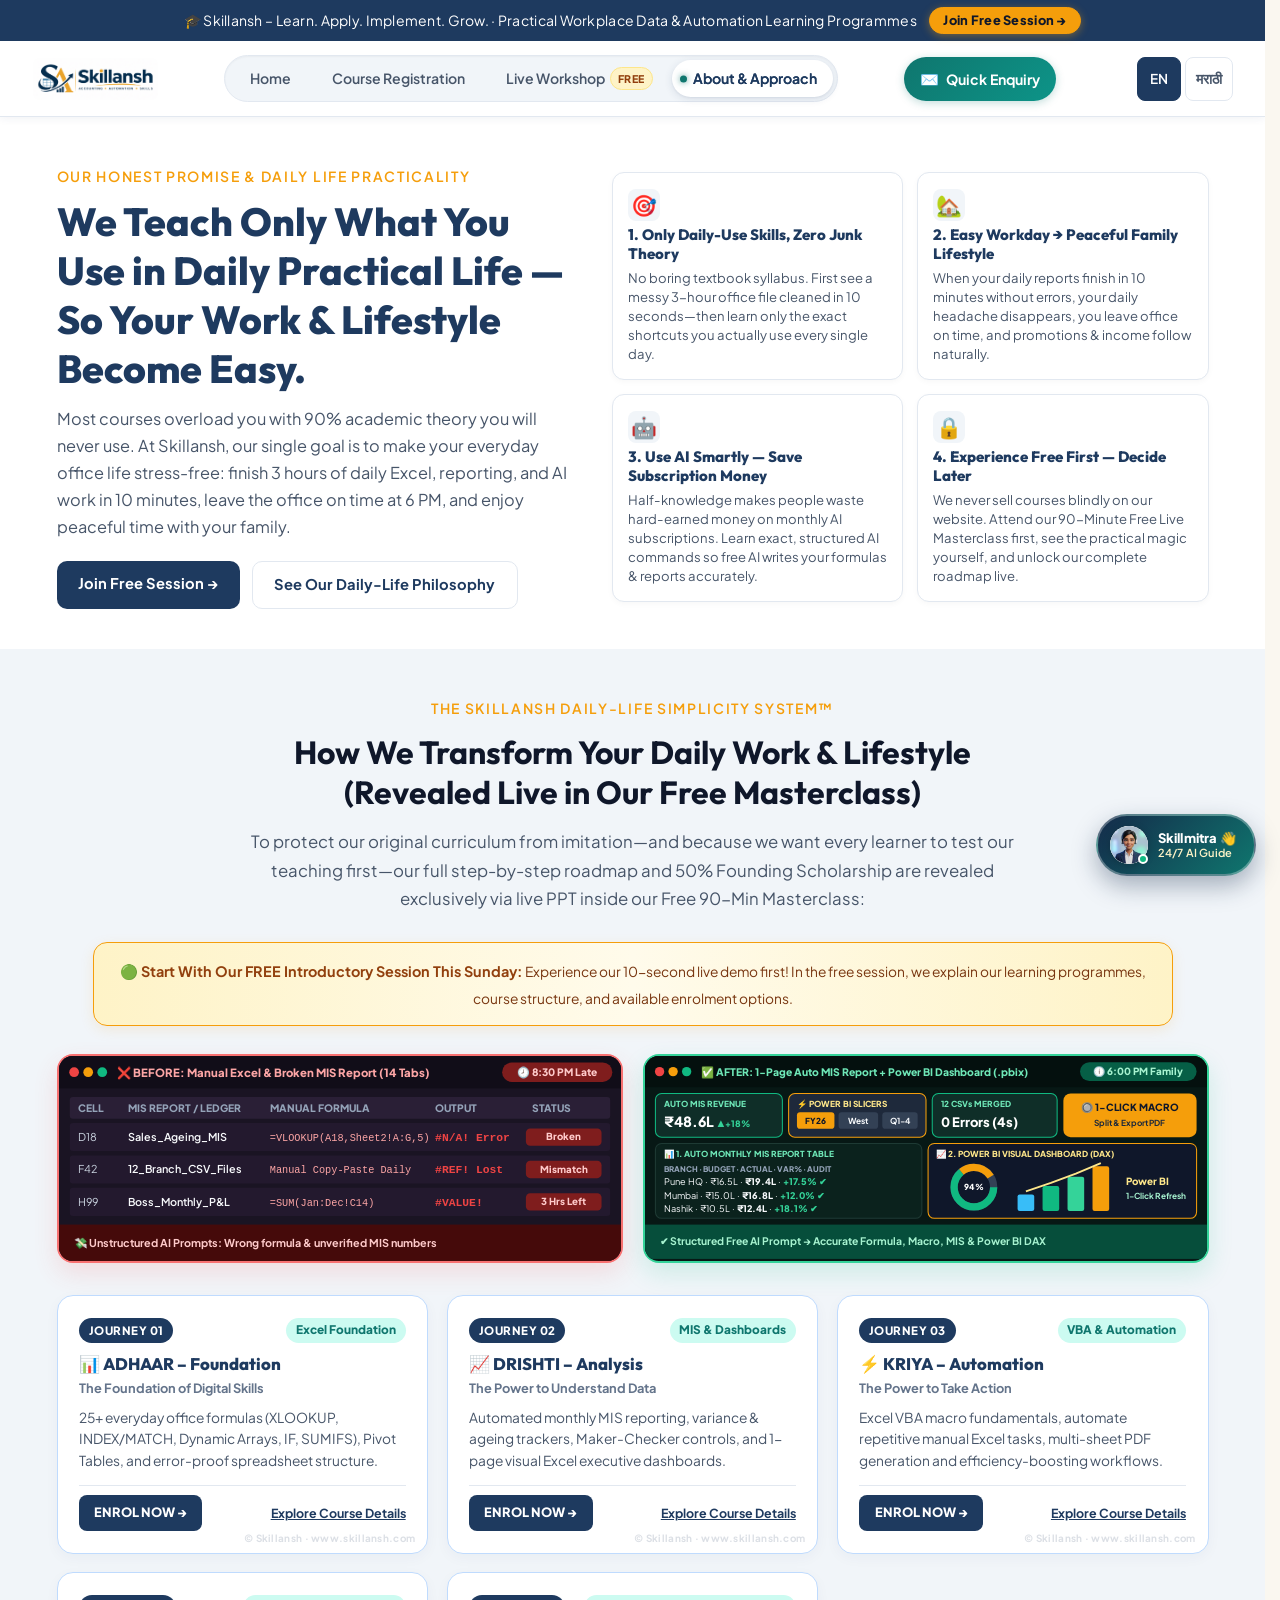
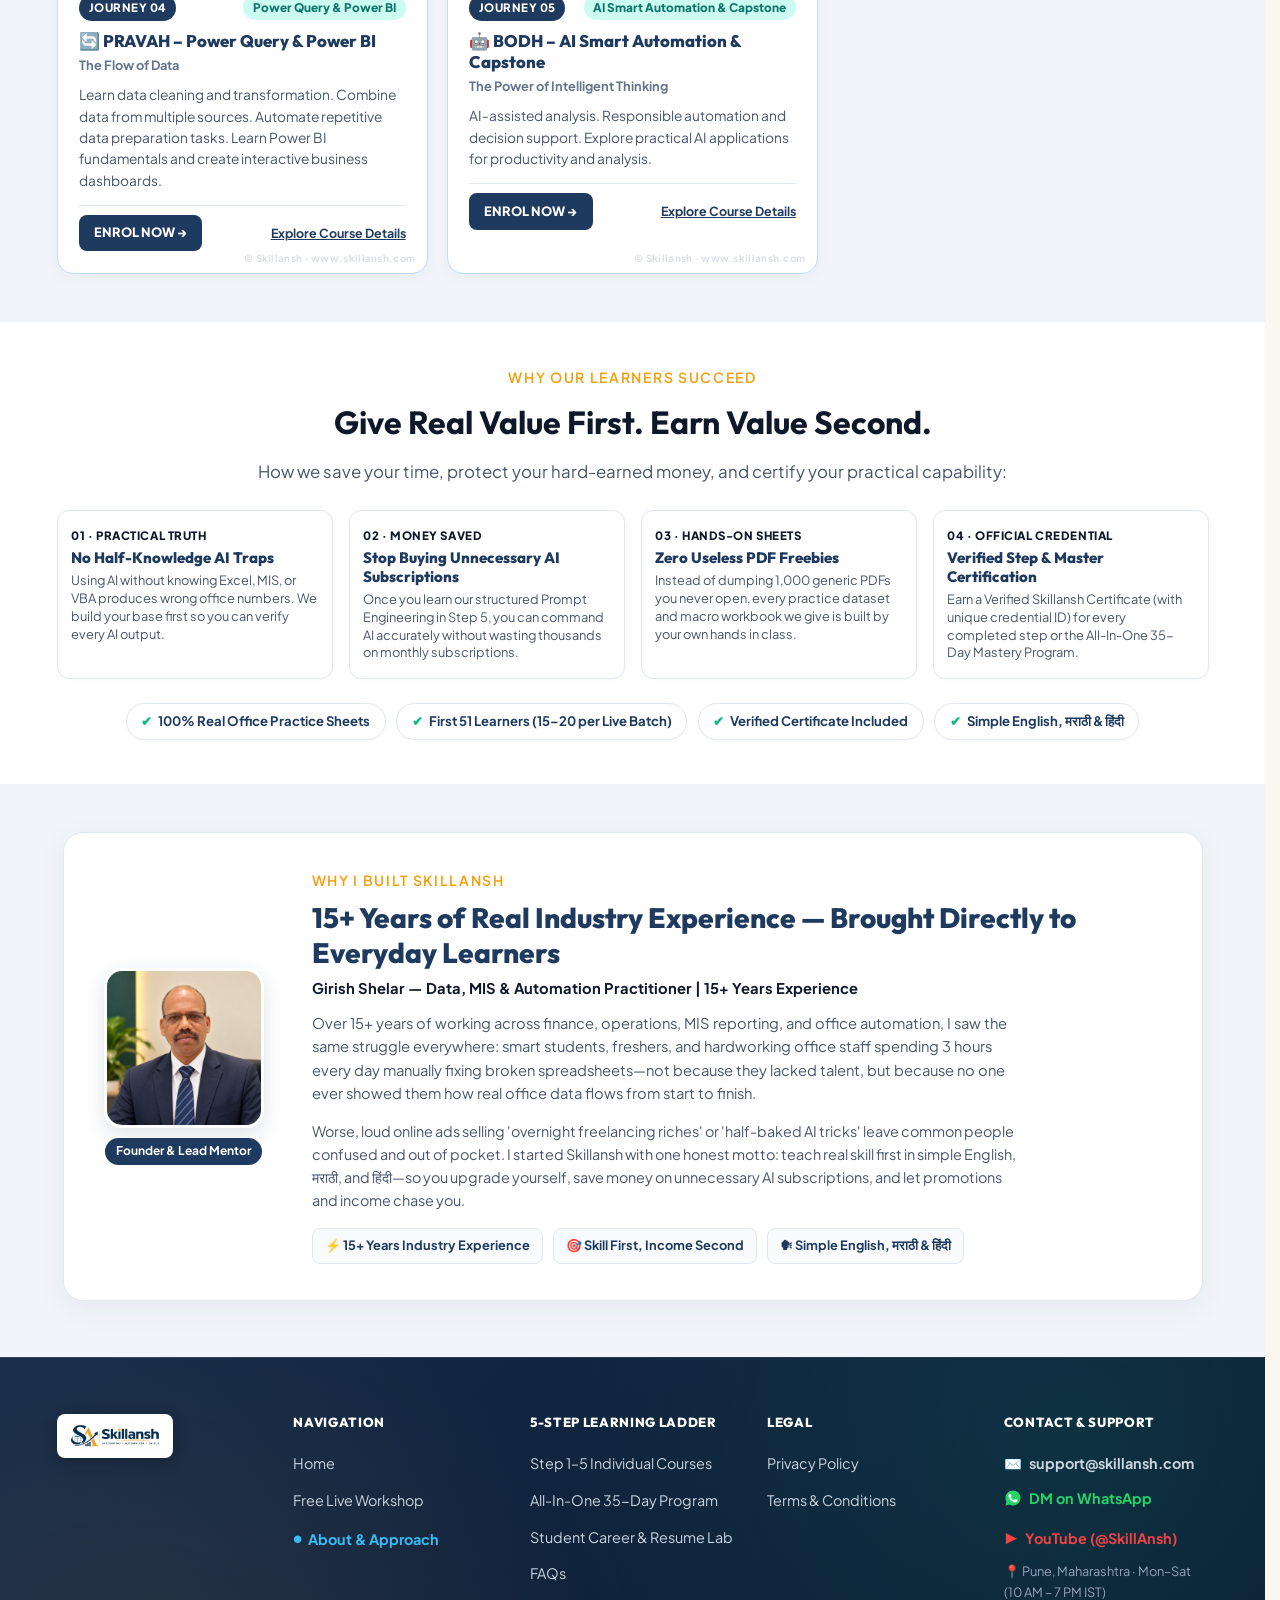
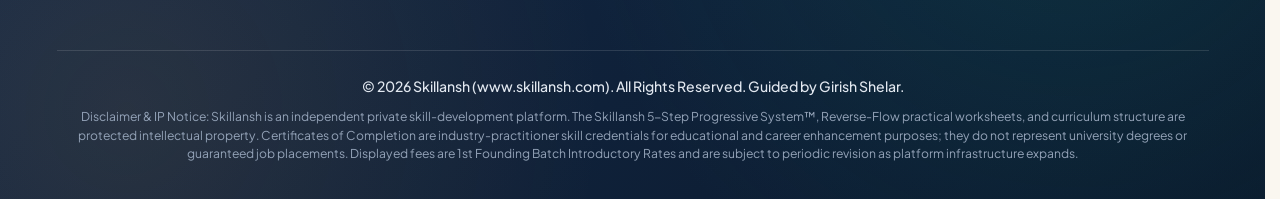
<file: about.html>
<!DOCTYPE html>
<html lang="en">

<head>
  <meta charset="UTF-8">
  <meta name="viewport" content="width=device-width, initial-scale=1.0">
  <title>About &amp; Approach | Skillansh — Stop Daily Excel Stress</title>
  <meta name="description"
    content="Skillansh — Stop daily Excel stress and finish 3 hours of office work in 10 minutes. Practical Excel, MIS, VBA, Power BI &amp; Smart AI training in English, Marathi &amp; Hindi.">
  <meta name="copyright" content="© 2026 Skillansh (Girish Shelar). All Rights Reserved.">
  <link rel="canonical" href="https://www.skillansh.com/about.html">
  <meta property="og:type" content="website">
  <meta property="og:site_name" content="Skillansh">
  <meta property="og:url" content="https://www.skillansh.com/about.html">
  <meta property="og:title" content="About &amp; Approach | Skillansh">
  <meta property="og:description"
    content="Stop daily Excel stress. Finish 3 hours of office work in 10 minutes with practical Excel, MIS, VBA, Power BI, and Smart AI training.">
  <meta property="og:image" content="https://www.skillansh.com/logo.png">
  <meta name="twitter:card" content="summary_large_image">
  <meta name="theme-color" content="#1E3A5F">
  <link rel="preconnect" href="https://fonts.googleapis.com">
  <link rel="preconnect" href="https://fonts.gstatic.com" crossorigin>
  <link
    href="https://fonts.googleapis.com/css2?family=Outfit:wght@500;600;700;800&family=Plus+Jakarta+Sans:wght@400;500;600;700&family=Noto+Sans+Devanagari:wght@400;500;600;700&display=swap"
    rel="stylesheet">
  <link rel="icon" type="image/png" sizes="192x192" href="/skillansh-favicon-v4.png">
  <link rel="icon" type="image/x-icon" href="/skillansh-favicon-v4.ico">
  <link rel="apple-touch-icon" sizes="180x180" href="/skillansh-apple-icon-v4.png">
  <link rel="stylesheet" href="style.css?v=20261126b">
  <link rel="stylesheet" href="chatbot.css?v=20261115c">
</head>

<body>
  <a class="skip-link" href="#main-content">Skip to content</a>

  <header>
    <div class="top-bar">
      <div class="container">
        <span
          data-en="🎓 Skillansh – Learn. Apply. Implement. Grow. &middot; Practical Workplace Data &amp; Automation Learning Programmes"
          data-mr="🎓 Skillansh – शिका. वापरा. अंमलात आणा. पुढे जा. &middot; प्रात्यक्षिक डेटा आणि ऑटोमेशन लर्निंग प्रोग्राम्स">🎓
          Skillansh – Learn. Apply. Implement. Grow. &middot; Practical Workplace Data &amp; Automation Learning
          Programmes</span>
        <a href="https://forms.gle/TqDgYuWZYLHGGpYTA" target="_blank" rel="noopener noreferrer"
          class="top-bar-cta js-free-session-btn" data-en="Join Free Session &rarr;"
          data-mr="मोफत लाइव्ह सत्रात सहभागी व्हा &rarr;">Join Free Session &rarr;</a>
      </div>
    </div>
    <div class="container nav-wrap">
      <a href="index.html" class="brand" aria-label="Skillansh home">
        <img src="skillansh-logo.png?v=20261115c" alt="Skillansh logo" width="140" height="42">
      </a>
      <nav>
        <ul class="nav-links" id="nav-links">
          <li><a href="index.html"><span data-en="Home" data-mr="होम">Home</span></a></li>
          <li><a href="enroll.html"><span data-en="Course Registration" data-mr="कोर्स नोंदणी">Course
                Registration</span></a></li>
          <li><a href="workshop.html"><span data-en="Live Workshop" data-mr="लाइव्ह कार्यशाळा">Live Workshop</span><span
                class="nav-live-chip">FREE</span></a></li>
          <li><a href="about.html" aria-current="page"><span data-en="About &amp; Approach"
                data-mr="बद्दल व दृष्टिकोन">About &amp; Approach</span></a></li>
          <li><a href="contact.html"><span data-en="Contact" data-mr="संपर्क">Contact</span></a></li>
        </ul>
      </nav>
      <button type="button" class="nav-enquiry-btn" id="open-quick-enquiry-btn" aria-label="Quick Enquiry">
        <span class="nav-enquiry-icon">✉️</span>
        <span data-en="Quick Enquiry" data-mr="त्वरित विचारणा">Quick Enquiry</span>
      </button>
      <button class="mobile-menu-btn" id="mobile-menu" aria-expanded="false" aria-controls="nav-links"
        aria-label="Toggle menu">
        &#9776;
      </button>
      <div class="lang-switcher">
        <button class="lang-btn lang-active" data-lang="en" id="lang-en">EN</button>
        <button class="lang-btn" data-lang="mr" id="lang-mr">मराठी</button>
      </div>
    </div>
  </header>

  <main id="main-content" class="protected-copy-zone">
    <!-- ============ SECTION 1: FIRST-IMPRESSION HOOK & 3 CORE PROMISES ============ -->
    <section class="section section-white" id="about-hero" style="padding: 3rem 0 2.5rem;">
      <div class="container">
        <div class="about-hero-grid">
          <div class="about-hero-left">
            <span class="eyebrow" data-en="Our Honest Promise &amp; Daily Life Practicality"
              data-mr="आमचे प्रामाणिक वचन आणि रोजच्या जीवनातील उपयुक्तता">Our Honest Promise &amp; Daily Life
              Practicality</span>
            <h1 data-en="We Teach Only What You Use in Daily Practical Life — So Your Work &amp; Lifestyle Become Easy."
              data-mr="आम्ही फक्त रोजच्या कामात आणि जीवनात उपयोगी पडणाऱ्याच गोष्टी शिकवतो — ज्याने तुमचे जीवन सोपे होईल.">
              We Teach Only What You Use in Daily Practical Life — So Your Work &amp; Lifestyle Become Easy.</h1>
            <p data-en="Most courses overload you with 90% academic theory you will never use. At Skillansh, our single goal is to make your everyday office life stress-free: finish 3 hours of daily Excel, reporting, and AI work in 10 minutes, leave the office on time at 6 PM, and enjoy peaceful time with your family."
              data-mr="बहुतांश कोर्सेस ९०% अशा पुस्तकी गोष्टी शिकवतात ज्यांचा रोजच्या कामात कधीच वापर होत नाही. Skillansh चा एकच उद्देश आहे—तुमचे रोजचे ऑफिसचे जीवन तणावमुक्त करणे: ३ तासांचे काम १० मिनिटांत पूर्ण करा, संध्याकाळी वेळेवर घरी जा आणि कुटुंबासोबत आनंदी वेळ घालवा.">
              Most courses overload you with 90% academic theory you will never use. At Skillansh, our single goal is to
              make your everyday office life stress-free: finish 3 hours of daily Excel, reporting, and AI work in 10
              minutes, leave the office on time at 6 PM, and enjoy peaceful time with your family.</p>
            <div style="display:flex; gap:0.75rem; flex-wrap:wrap;">
              <a href="https://forms.gle/TqDgYuWZYLHGGpYTA" target="_blank" rel="noopener noreferrer"
                class="btn-primary js-free-session-btn"
                style="padding:0.65rem 1.35rem; font-size:0.92rem; font-weight:700; border-radius:10px;"
                data-en="Join Free Session &rarr;" data-mr="मोफत लाइव्ह कार्यशाळेत सहभागी व्हा &rarr;">Join Free Session
                &rarr;</a>
              <a href="#about-method" class="btn-secondary"
                style="padding:0.65rem 1.35rem; font-size:0.92rem; font-weight:700; border-radius:10px; border:1px solid var(--color-border); color:var(--color-primary); text-decoration:none;"
                data-en="See Our Daily-Life Philosophy" data-mr="आमची प्रॅक्टिकल पद्धत पहा">See Our Daily-Life
                Philosophy</a>
            </div>
          </div>

          <!-- Right: 4 First-Impression Approach Pillars -->
          <div class="approach-pillars-grid">
            <div class="approach-pill-card">
              <span class="approach-pill-icon">🎯</span>
              <h4 data-en="1. Only Daily-Use Skills, Zero Junk Theory"
                data-mr="१. फक्त रोजच्या कामातील कौशल्ये, निरुपयोगी थिअरी नाही">1. Only Daily-Use Skills, Zero Junk
                Theory</h4>
              <p data-en="No boring textbook syllabus. First see a messy 3-hour office file cleaned in 10 seconds—then learn only the exact shortcuts you actually use every single day."
                data-mr="कंटाळवाणे पुस्तकी ज्ञान नाही. आधी ३ तासांचे काम १० सेकंदांत पूर्ण होताना पहा—आणि मग रोजच्या कामात लागणाऱ्याच अचूक ट्रिक्स शिका.">
                No boring textbook syllabus. First see a messy 3-hour office file cleaned in 10 seconds—then learn only
                the exact shortcuts you actually use every single day.</p>
            </div>
            <div class="approach-pill-card">
              <span class="approach-pill-icon">🏡</span>
              <h4 data-en="2. Easy Workday &rarr; Peaceful Family Lifestyle"
                data-mr="२. सोपे ऑफिस काम &rarr; तणावमुक्त कौटुंबिक जीवन">2. Easy Workday &rarr; Peaceful Family
                Lifestyle</h4>
              <p data-en="When your daily reports finish in 10 minutes without errors, your daily headache disappears, you leave office on time, and promotions &amp; income follow naturally."
                data-mr="जेव्हा तुमचे रोजचे रिपोर्ट्स १० मिनिटांत अचूक तयार होतात, तेव्हा कामाचा ताण संपतो, तुम्ही वेळेवर घरी जाता आणि प्रमोशन आपोआप मिळते.">
                When your daily reports finish in 10 minutes without errors, your daily headache disappears, you leave
                office on time, and promotions &amp; income follow naturally.</p>
            </div>
            <div class="approach-pill-card">
              <span class="approach-pill-icon">🤖</span>
              <h4 data-en="3. Use AI Smartly — Save Subscription Money"
                data-mr="३. महागडे AI सबस्क्रिप्शन न घेता स्मार्ट AI वापरा">3. Use AI Smartly — Save Subscription Money
              </h4>
              <p data-en="Half-knowledge makes people waste hard-earned money on monthly AI subscriptions. Learn exact, structured AI commands so free AI writes your formulas &amp; reports accurately."
                data-mr="अर्धवट ज्ञानामुळे लोक महागड्या AI सबस्क्रिप्शनवर पैसे वाया घालवतात. अचूक प्रॉम्प्ट्स शिकून मोफत AI कडून फॉर्म्युले आणि रिपोर्ट्स सेकंदांत बनवून घ्या.">
                Half-knowledge makes people waste hard-earned money on monthly AI subscriptions. Learn exact, structured
                AI commands so free AI writes your formulas &amp; reports accurately.</p>
            </div>
            <div class="approach-pill-card">
              <span class="approach-pill-icon">🔒</span>
              <h4 data-en="4. Experience Free First — Decide Later" data-mr="४. आधी मोफत अनुभव घ्या — मगच निर्णय घ्या">
                4. Experience Free First — Decide Later</h4>
              <p data-en="We never sell courses blindly on our website. Attend our 90-Minute Free Live Masterclass first, see the practical magic yourself, and unlock our complete roadmap live."
                data-mr="आम्ही वेबसाईटवर डोळे झाकून कोर्स विकत नाही. आधी आमच्या ९०-मिनिटांच्या मोफत लाइव्ह क्लासला उपस्थित रहा, प्रत्यक्ष अनुभव घ्या आणि मगच पुढचा निर्णय घ्या.">
                We never sell courses blindly on our website. Attend our 90-Minute Free Live Masterclass first, see the
                practical magic yourself, and unlock our complete roadmap live.</p>
            </div>
          </div>
        </div>
      </div>
    </section>

    <!-- ============ SECTION 2: DAILY PRACTICAL LIFE TRANSFORMATION (NO PUBLIC PRICING OR SYLLABUS LEAK) ============ -->
    <section class="section section-green" id="about-method" style="padding: 3rem 0;">
      <div class="container">
        <div class="section-head" style="text-align:center; max-width:800px; margin:0 auto 1.75rem;">
          <span class="eyebrow" data-en="The Skillansh Daily-Life Simplicity System™"
            data-mr="स्किलअंश दैनंदिन सुलभता पद्धत™">The Skillansh Daily-Life Simplicity System™</span>
          <h2 data-en="How We Transform Your Daily Work &amp; Lifestyle (Revealed Live in Our Free Masterclass)"
            data-mr="आम्ही तुमचे रोजचे काम आणि जीवन कसे सोपे करतो (मोफत मास्टरक्लासमध्ये प्रत्यक्ष पहा)">How We
            Transform Your Daily Work &amp; Lifestyle (Revealed Live in Our Free Masterclass)</h2>
          <p data-en="To protect our original curriculum from imitation—and because we want every learner to test our teaching first—our full step-by-step roadmap and 50% Founding Scholarship are revealed exclusively via live PPT inside our Free 90-Min Masterclass:"
            data-mr="आमचा मूळ अभ्यासक्रम कॉपी होण्यापासून सुरक्षित ठेवण्यासाठी आणि प्रत्येक विद्यार्थ्याने आधी आमची शिकवण्याची पद्धत अनुभवावी यासाठी—संपूर्ण रोडमॅप व ५०% स्कॉलरशिप फक्त मोफत लाइव्ह मास्टरक्लासमध्येच PPT द्वारे सादर केली जाते:">
            To protect our original curriculum from imitation—and because we want every learner to test our teaching
            first—our full step-by-step roadmap and 50% Founding Scholarship are revealed exclusively via live PPT
            inside our Free 90-Min Masterclass:</p>
        </div>

        <!-- Exclusive Live Reveal Notice Banner -->
        <div class="first-batch-flash-banner"
          style="background:linear-gradient(90deg, #FEF3C7 0%, #FFFBEB 50%, #FEF3C7 100%); border:1.5px solid #F59E0B; border-radius:14px; padding:0.85rem 1.25rem; margin:0 auto 1.75rem; max-width:1080px; text-align:center; box-shadow:0 4px 14px rgba(245,158,11,0.12);">
          <strong style="color:#92400E; font-size:0.9rem;"
            data-en="🟢 Start With Our FREE Introductory Session This Sunday:"
            data-mr="🟢 आमच्या रविवारच्या मोफत परिचयात्मक सत्राने सुरुवात करा:">🟢 Start With Our FREE Introductory
            Session This Sunday:</strong>
          <span style="color:#78350F; font-size:0.86rem;"
            data-en="Experience our 10-second live demo first! In the free session, we explain our learning programmes, course structure, and available enrolment options."
            data-mr="आधी १०-सेकंदांचा लाइव्ह डेमो अनुभवा! मोफत सत्रात आम्ही आमचे लर्निंग प्रोग्राम्स, कोर्स स्ट्रक्चर आणि प्रवेश पर्याय समजावून सांगतो.">Experience
            our 10-second live demo first! In the free session, we explain our learning programmes, course structure,
            and available enrolment options.</span>
        </div>

        <!-- Original Skillansh Non-Human Self-Contained SVG Screen Comparison: Before (Messy 8:30 PM MIS Sheet) vs After (6:00 PM 1-Page Auto MIS & Visual Dashboard) -->
        <div class="sk-about-visual-compare"
          style="display:grid; grid-template-columns:repeat(auto-fit, minmax(320px, 1fr)); gap:1.25rem; max-width:1180px; margin:0 auto 2rem;">
          <!-- Left Visual Screen: BEFORE -->
          <div
            style="border-radius:16px; overflow:hidden; border:2px solid #F87171; box-shadow:0 10px 24px rgba(239,68,68,0.14); background:#1A1423;">
            <svg viewBox="0 0 520 190" width="100%"
              style="display:block; background:#1A1423; font-family:'Plus Jakarta Sans',sans-serif;" role="img"
              aria-label="Before: 3 Hours Daily Manual Excel and MIS Report Struggle">
              <rect x="0" y="0" width="520" height="30" fill="#110D18" />
              <circle cx="14" cy="15" r="4.5" fill="#EF4444" />
              <circle cx="27" cy="15" r="4.5" fill="#F59E0B" />
              <circle cx="40" cy="15" r="4.5" fill="#10B981" />
              <text x="54" y="19" fill="#FCA5A5" font-size="10.5" font-weight="800">❌ BEFORE: Manual Excel &amp; Broken
                MIS Report (14 Tabs)</text>
              <rect x="410" y="6" width="102" height="18" rx="9" fill="#7F1D1D" />
              <text x="461" y="18.5" fill="#FECACA" font-size="9.5" font-weight="800" text-anchor="middle">🕗 8:30 PM
                Late</text>

              <rect x="10" y="38" width="500" height="20" rx="3" fill="#2A1F36" />
              <text x="18" y="51.5" fill="#94A3B8" font-size="9.5" font-weight="800">CELL</text>
              <text x="64" y="51.5" fill="#94A3B8" font-size="9.5" font-weight="800">MIS REPORT / LEDGER</text>
              <text x="195" y="51.5" fill="#94A3B8" font-size="9.5" font-weight="800">MANUAL FORMULA</text>
              <text x="348" y="51.5" fill="#94A3B8" font-size="9.5" font-weight="800">OUTPUT</text>
              <text x="438" y="51.5" fill="#94A3B8" font-size="9.5" font-weight="800">STATUS</text>

              <rect x="10" y="62" width="500" height="26" rx="3" fill="#23192E" />
              <text x="18" y="78.5" fill="#CBD5E1" font-size="10">D18</text>
              <text x="64" y="78.5" fill="#F8FAFC" font-size="10" font-weight="600">Sales_Ageing_MIS</text>
              <text x="195" y="78.5" fill="#FCA5A5" font-size="9.5"
                font-family="monospace">=VLOOKUP(A18,Sheet2!A:G,5)</text>
              <text x="348" y="78.5" fill="#EF4444" font-size="10.5" font-weight="800" font-family="monospace">#N/A!
                Error</text>
              <rect x="432" y="67" width="70" height="16" rx="4" fill="#7F1D1D" />
              <text x="467" y="78" fill="#FECACA" font-size="9" font-weight="800" text-anchor="middle">Broken</text>

              <rect x="10" y="92" width="500" height="26" rx="3" fill="#23192E" />
              <text x="18" y="108.5" fill="#CBD5E1" font-size="10">F42</text>
              <text x="64" y="108.5" fill="#F8FAFC" font-size="10" font-weight="600">12_Branch_CSV_Files</text>
              <text x="195" y="108.5" fill="#FCA5A5" font-size="9.5" font-family="monospace">Manual Copy-Paste
                Daily</text>
              <text x="348" y="108.5" fill="#EF4444" font-size="10.5" font-weight="800" font-family="monospace">#REF!
                Lost</text>
              <rect x="432" y="97" width="70" height="16" rx="4" fill="#7F1D1D" />
              <text x="467" y="108" fill="#FECACA" font-size="9" font-weight="800" text-anchor="middle">Mismatch</text>

              <rect x="10" y="122" width="500" height="26" rx="3" fill="#23192E" />
              <text x="18" y="138.5" fill="#CBD5E1" font-size="10">H99</text>
              <text x="64" y="138.5" fill="#F8FAFC" font-size="10" font-weight="600">Boss_Monthly_P&amp;L</text>
              <text x="195" y="138.5" fill="#FCA5A5" font-size="9.5" font-family="monospace">=SUM(Jan:Dec!C14)</text>
              <text x="348" y="138.5" fill="#EF4444" font-size="10.5" font-weight="800"
                font-family="monospace">#VALUE!</text>
              <rect x="432" y="127" width="70" height="16" rx="4" fill="#7F1D1D" />
              <text x="467" y="138" fill="#FECACA" font-size="9" font-weight="800" text-anchor="middle">3 Hrs
                Left</text>

              <rect x="0" y="156" width="520" height="34" fill="#450A0A" />
              <text x="14" y="177" fill="#FECACA" font-size="10" font-weight="700">💸 Unstructured AI Prompts: Wrong
                formula &amp; unverified MIS numbers</text>
            </svg>
          </div>

          <!-- Right Visual Screen: AFTER (1-Page Auto MIS Report Table + Power BI Interactive Dashboard) -->
          <div
            style="border-radius:16px; overflow:hidden; border:2px solid #34D399; box-shadow:0 10px 24px rgba(16,185,129,0.16); background:#071815;">
            <svg viewBox="0 0 540 195" width="100%"
              style="display:block; background:#071815; font-family:'Plus Jakarta Sans',sans-serif;" role="img"
              aria-label="After: 10-Min Automated MIS Report and Power BI Visual Dashboard">
              <rect x="0" y="0" width="540" height="30" fill="#04100E" />
              <circle cx="14" cy="15" r="4.5" fill="#EF4444" />
              <circle cx="27" cy="15" r="4.5" fill="#F59E0B" />
              <circle cx="40" cy="15" r="4.5" fill="#10B981" />
              <text x="54" y="19" fill="#6EE7B7" font-size="10" font-weight="800">✅ AFTER: 1-Page Auto MIS Report +
                Power BI Dashboard (.pbix)</text>
              <rect x="418" y="6" width="112" height="18" rx="9" fill="#065F46" />
              <text x="474" y="18.5" fill="#A7F3D0" font-size="9.5" font-weight="800" text-anchor="middle">🕕 6:00 PM
                Family</text>

              <rect x="10" y="36" width="122" height="42" rx="6" fill="#0F2E28" stroke="#10B981" stroke-width="1" />
              <text x="18" y="49" fill="#6EE7B7" font-size="8" font-weight="800">AUTO MIS REVENUE</text>
              <text x="18" y="68" fill="#FFFFFF" font-size="13.5" font-weight="800">₹48.6L <tspan fill="#34D399"
                  font-size="8.5">▲+18%</tspan></text>

              <rect x="138" y="36" width="132" height="42" rx="6" fill="#1E293B" stroke="#F59E0B" stroke-width="1" />
              <text x="146" y="49" fill="#FDE68A" font-size="8" font-weight="800">⚡ POWER BI SLICERS</text>
              <rect x="146" y="54" width="36" height="16" rx="3" fill="#F59E0B" />
              <text x="164" y="65" fill="#0F172A" font-size="8" font-weight="800" text-anchor="middle">FY26</text>
              <rect x="186" y="54" width="38" height="16" rx="3" fill="#334155" />
              <text x="205" y="65" fill="#F8FAFC" font-size="8" font-weight="700" text-anchor="middle">West</text>
              <rect x="228" y="54" width="34" height="16" rx="3" fill="#334155" />
              <text x="245" y="65" fill="#F8FAFC" font-size="8" font-weight="700" text-anchor="middle">Q1-4</text>

              <rect x="276" y="36" width="120" height="42" rx="6" fill="#0F2E28" stroke="#10B981" stroke-width="1" />
              <text x="284" y="49" fill="#6EE7B7" font-size="8" font-weight="800">12 CSVs MERGED</text>
              <text x="284" y="68" fill="#FFFFFF" font-size="12.5" font-weight="800">0 Errors (4s)</text>

              <rect x="402" y="36" width="128" height="42" rx="7" fill="#F59E0B" />
              <text x="466" y="53" fill="#0F172A" font-size="9.5" font-weight="800" text-anchor="middle">🔘 1-CLICK
                MACRO</text>
              <text x="466" y="67" fill="#1E293B" font-size="8" font-weight="700" text-anchor="middle">Split &amp;
                Export PDF</text>

              <rect x="10" y="84" width="256" height="72" rx="6" fill="#0B221D" stroke="#1E3A34" stroke-width="1" />
              <text x="18" y="97" fill="#6EE7B7" font-size="8" font-weight="800">📊 1. AUTO MONTHLY MIS REPORT
                TABLE</text>
              <text x="18" y="111" fill="#94A3B8" font-size="7.5" font-weight="800">BRANCH &middot; BUDGET &middot;
                ACTUAL &middot; VAR% &middot; AUDIT</text>
              <text x="18" y="124" fill="#F8FAFC" font-size="8.8">Pune HQ &middot; ₹16.5L &middot; <tspan
                  font-weight="800">₹19.4L</tspan> &middot; <tspan fill="#34D399" font-weight="800">+17.5% ✔</tspan>
                </text>
              <text x="18" y="137" fill="#F8FAFC" font-size="8.8">Mumbai &middot; ₹15.0L &middot; <tspan
                  font-weight="800">₹16.8L</tspan> &middot; <tspan fill="#34D399" font-weight="800">+12.0% ✔</tspan>
                </text>
              <text x="18" y="150" fill="#F8FAFC" font-size="8.8">Nashik &middot; ₹10.5L &middot; <tspan
                  font-weight="800">₹12.4L</tspan> &middot; <tspan fill="#34D399" font-weight="800">+18.1% ✔</tspan>
                </text>

              <rect x="272" y="84" width="258" height="72" rx="6" fill="#0F172A" stroke="#F59E0B" stroke-width="1" />
              <text x="280" y="97" fill="#FDE68A" font-size="8" font-weight="800">📈 2. POWER BI VISUAL DASHBOARD
                (DAX)</text>
              <circle cx="316" cy="126" r="19" fill="none" stroke="#334155" stroke-width="7" />
              <circle cx="316" cy="126" r="19" fill="none" stroke="#10B981" stroke-width="7"
                stroke-dasharray="76 120" />
              <circle cx="316" cy="126" r="19" fill="none" stroke="#F59E0B" stroke-width="7" stroke-dasharray="32 120"
                stroke-dashoffset="-76" />
              <text x="316" y="129" fill="#FFFFFF" font-size="8" font-weight="800" text-anchor="middle">94%</text>

              <rect x="358" y="133" width="16" height="16" rx="2" fill="#38BDF8" />
              <rect x="382" y="125" width="16" height="24" rx="2" fill="#10B981" />
              <rect x="406" y="116" width="16" height="33" rx="2" fill="#34D399" />
              <rect x="430" y="106" width="16" height="43" rx="2" fill="#F59E0B" />
              <polyline points="366,130 390,122 414,113 438,103" fill="none" stroke="#FDE68A" stroke-width="1.8" />
              <text x="462" y="124" fill="#FDE68A" font-size="9.5" font-weight="800">Power BI</text>
              <text x="462" y="137" fill="#A7F3D0" font-size="8" font-weight="700">1-Click Refresh</text>

              <rect x="0" y="162" width="540" height="33" fill="#064E3B" />
              <text x="14" y="182" fill="#A7F3D0" font-size="10" font-weight="700">✔ Structured Free AI Prompt &rarr;
                Accurate Formula, Macro, MIS &amp; Power BI DAX</text>
            </svg>
          </div>
        </div>

        <!-- Authoritative 5 Separate Course Cards (5-Journey Learning Journey) — Zero Fees Displayed on Cards -->
        <div class="visible-steps-grid"
          style="display:grid; grid-template-columns:repeat(auto-fit, minmax(280px, 1fr)); gap:1.15rem; max-width:1180px; margin:0 auto;">

          <div class="smart-visible-card"
            style="background:#FFFFFF; border:1.5px solid #BFDBFE; border-radius:16px; padding:1.35rem; box-shadow:0 4px 14px rgba(30,58,95,0.04);">
            <div
              style="display:flex; justify-content:space-between; align-items:center; gap:0.5rem; margin-bottom:0.6rem;">
              <span class="smart-panel-badge" style="background:#1E3A5F; color:#FFFFFF;" data-en="Journey 01"
                data-mr="प्रवास ०१">Journey 01</span>
              <span
                style="font-weight:800; color:#0F766E; background:#CCFBF1; padding:0.15rem 0.6rem; border-radius:999px; font-size:0.74rem;"
                data-en="Excel Foundation" data-mr="Excel फाउंडेशन">Excel Foundation</span>
            </div>
            <h4 style="font-size:1.05rem; font-weight:800; color:#1E3A5F; margin-bottom:0.25rem;"
              data-en="📊 ADHAAR – Foundation" data-mr="📊 आधार (ADHAAR) – फाउंडेशन">📊 ADHAAR – Foundation</h4>
            <div style="font-size:0.8rem; font-weight:700; color:#64748B; margin-bottom:0.45rem;"
              data-en="The Foundation of Digital Skills" data-mr="डिजिटल कौशल्यांचा पाया">The Foundation of Digital
              Skills</div>
            <p style="font-size:0.86rem; color:#475569; line-height:1.55; margin-bottom:0.85rem;"
              data-en="25+ everyday office formulas (XLOOKUP, INDEX/MATCH, Dynamic Arrays, IF, SUMIFS), Pivot Tables, and error-proof spreadsheet structure."
              data-mr="२५+ ऑफिस फॉर्म्युले (XLOOKUP, INDEX/MATCH, Dynamic Arrays, IF, SUMIFS), Pivot Tables आणि अचूक डेटा रचना.">
              25+ everyday office formulas (XLOOKUP, INDEX/MATCH, Dynamic Arrays, IF, SUMIFS), Pivot Tables, and
              error-proof spreadsheet structure.</p>
            <div
              style="display:flex; justify-content:space-between; align-items:center; padding-top:0.6rem; border-top:1px solid #E2E8F0;">
              <a href="enroll.html?course=adhaar"
                style="background:#1E3A5F; color:#FFFFFF; padding:0.45rem 0.95rem; border-radius:8px; font-size:0.8rem; font-weight:800; text-decoration:none;"
                data-en="ENROL NOW &rarr;" data-mr="प्रवेश घ्या (ENROL NOW) &rarr;">ENROL NOW &rarr;</a>
              <a href="courses.html#course-adhaar"
                style="color:#1E3A5F; font-size:0.78rem; font-weight:700; text-decoration:underline;"
                data-en="Explore Course Details" data-mr="तपशील पहा">Explore Course Details</a>
            </div>
          </div>

          <div class="smart-visible-card"
            style="background:#FFFFFF; border:1.5px solid #BFDBFE; border-radius:16px; padding:1.35rem; box-shadow:0 4px 14px rgba(30,58,95,0.04);">
            <div
              style="display:flex; justify-content:space-between; align-items:center; gap:0.5rem; margin-bottom:0.6rem;">
              <span class="smart-panel-badge" style="background:#1E3A5F; color:#FFFFFF;" data-en="Journey 02"
                data-mr="प्रवास ०२">Journey 02</span>
              <span
                style="font-weight:800; color:#0F766E; background:#CCFBF1; padding:0.15rem 0.6rem; border-radius:999px; font-size:0.74rem;"
                data-en="MIS &amp; Dashboards" data-mr="MIS आणि डॅशबोर्ड्स">MIS &amp; Dashboards</span>
            </div>
            <h4 style="font-size:1.05rem; font-weight:800; color:#1E3A5F; margin-bottom:0.25rem;"
              data-en="📈 DRISHTI – Analysis" data-mr="📈 दृष्टी (DRISHTI) – ॲनालिसिस">📈 DRISHTI – Analysis</h4>
            <div style="font-size:0.8rem; font-weight:700; color:#64748B; margin-bottom:0.45rem;"
              data-en="The Power to Understand Data" data-mr="डेटा समजून घेण्याची ताकद">The Power to Understand Data
            </div>
            <p style="font-size:0.86rem; color:#475569; line-height:1.55; margin-bottom:0.85rem;"
              data-en="Automated monthly MIS reporting, variance &amp; ageing trackers, Maker-Checker controls, and 1-page visual Excel executive dashboards."
              data-mr="ऑटोमेटेड मासिक MIS रिपोर्ट्स, एजिंग ट्रॅकर्स, पडताळणी नियंत्रणे आणि १-पेज आकर्षक Excel डॅशबोर्ड्स.">
              Automated monthly MIS reporting, variance &amp; ageing trackers, Maker-Checker controls, and 1-page visual
              Excel executive dashboards.</p>
            <div
              style="display:flex; justify-content:space-between; align-items:center; padding-top:0.6rem; border-top:1px solid #E2E8F0;">
              <a href="enroll.html?course=drishti"
                style="background:#1E3A5F; color:#FFFFFF; padding:0.45rem 0.95rem; border-radius:8px; font-size:0.8rem; font-weight:800; text-decoration:none;"
                data-en="ENROL NOW &rarr;" data-mr="प्रवेश घ्या (ENROL NOW) &rarr;">ENROL NOW &rarr;</a>
              <a href="courses.html#course-drishti"
                style="color:#1E3A5F; font-size:0.78rem; font-weight:700; text-decoration:underline;"
                data-en="Explore Course Details" data-mr="तपशील पहा">Explore Course Details</a>
            </div>
          </div>

          <div class="smart-visible-card"
            style="background:#FFFFFF; border:1.5px solid #BFDBFE; border-radius:16px; padding:1.35rem; box-shadow:0 4px 14px rgba(30,58,95,0.04);">
            <div
              style="display:flex; justify-content:space-between; align-items:center; gap:0.5rem; margin-bottom:0.6rem;">
              <span class="smart-panel-badge" style="background:#1E3A5F; color:#FFFFFF;" data-en="Journey 03"
                data-mr="प्रवास ०३">Journey 03</span>
              <span
                style="font-weight:800; color:#0F766E; background:#CCFBF1; padding:0.15rem 0.6rem; border-radius:999px; font-size:0.74rem;"
                data-en="VBA &amp; Automation" data-mr="VBA आणि ऑटोमेशन">VBA &amp; Automation</span>
            </div>
            <h4 style="font-size:1.05rem; font-weight:800; color:#1E3A5F; margin-bottom:0.25rem;"
              data-en="⚡ KRIYA – Automation" data-mr="⚡ क्रिया (KRIYA) – ऑटोमेशन">⚡ KRIYA – Automation</h4>
            <div style="font-size:0.8rem; font-weight:700; color:#64748B; margin-bottom:0.45rem;"
              data-en="The Power to Take Action" data-mr="कृती करण्याची ताकद">The Power to Take Action</div>
            <p style="font-size:0.86rem; color:#475569; line-height:1.55; margin-bottom:0.85rem;"
              data-en="Excel VBA macro fundamentals, automate repetitive manual Excel tasks, multi-sheet PDF generation and efficiency-boosting workflows."
              data-mr="Excel VBA मॅक्रो, रोजची पुनरावृत्ती कामे ऑटोमेट करणे, मल्टि-शीट PDF रिपोर्ट्स आणि जलद वर्कफ्लो.">
              Excel VBA macro fundamentals, automate repetitive manual Excel tasks, multi-sheet PDF generation and
              efficiency-boosting workflows.</p>
            <div
              style="display:flex; justify-content:space-between; align-items:center; padding-top:0.6rem; border-top:1px solid #E2E8F0;">
              <a href="enroll.html?course=kriya"
                style="background:#1E3A5F; color:#FFFFFF; padding:0.45rem 0.95rem; border-radius:8px; font-size:0.8rem; font-weight:800; text-decoration:none;"
                data-en="ENROL NOW &rarr;" data-mr="प्रवेश घ्या (ENROL NOW) &rarr;">ENROL NOW &rarr;</a>
              <a href="courses.html#course-kriya"
                style="color:#1E3A5F; font-size:0.78rem; font-weight:700; text-decoration:underline;"
                data-en="Explore Course Details" data-mr="तपशील पहा">Explore Course Details</a>
            </div>
          </div>

          <div class="smart-visible-card"
            style="background:#FFFFFF; border:1.5px solid #BFDBFE; border-radius:16px; padding:1.35rem; box-shadow:0 4px 14px rgba(30,58,95,0.04);">
            <div
              style="display:flex; justify-content:space-between; align-items:center; gap:0.5rem; margin-bottom:0.6rem;">
              <span class="smart-panel-badge" style="background:#1E3A5F; color:#FFFFFF;" data-en="Journey 04"
                data-mr="प्रवास ०४">Journey 04</span>
              <span
                style="font-weight:800; color:#0F766E; background:#CCFBF1; padding:0.15rem 0.6rem; border-radius:999px; font-size:0.74rem;"
                data-en="Power Query &amp; Power BI" data-mr="Power Query आणि Power BI">Power Query &amp; Power
                BI</span>
            </div>
            <h4 style="font-size:1.05rem; font-weight:800; color:#1E3A5F; margin-bottom:0.25rem;"
              data-en="🔄 PRAVAH – Power Query &amp; Power BI" data-mr="🔄 प्रवाह (PRAVAH) – Power Query आणि Power BI">
              🔄 PRAVAH – Power Query &amp; Power BI</h4>
            <div style="font-size:0.8rem; font-weight:700; color:#64748B; margin-bottom:0.45rem;"
              data-en="The Flow of Data" data-mr="डेटाचा अखंड प्रवाह">The Flow of Data</div>
            <p style="font-size:0.86rem; color:#475569; line-height:1.55; margin-bottom:0.85rem;"
              data-en="Learn data cleaning and transformation. Combine data from multiple sources. Automate repetitive data preparation tasks. Learn Power BI fundamentals and create interactive business dashboards."
              data-mr="डेटा क्लिनिंग आणि ट्रान्सफॉर्मेशन शिका. अनेक स्रोतांमधील डेटा एकत्र करा. ऑटोमेटेड डेटा तयारी आणि Power BI डॅशबोर्ड्स बनवा.">
              Learn data cleaning and transformation. Combine data from multiple sources. Automate repetitive data
              preparation tasks. Learn Power BI fundamentals and create interactive business dashboards.</p>
            <div
              style="display:flex; justify-content:space-between; align-items:center; padding-top:0.6rem; border-top:1px solid #E2E8F0;">
              <a href="enroll.html?course=pravah"
                style="background:#1E3A5F; color:#FFFFFF; padding:0.45rem 0.95rem; border-radius:8px; font-size:0.8rem; font-weight:800; text-decoration:none;"
                data-en="ENROL NOW &rarr;" data-mr="प्रवेश घ्या (ENROL NOW) &rarr;">ENROL NOW &rarr;</a>
              <a href="courses.html#course-pravah"
                style="color:#1E3A5F; font-size:0.78rem; font-weight:700; text-decoration:underline;"
                data-en="Explore Course Details" data-mr="तपशील पहा">Explore Course Details</a>
            </div>
          </div>

          <div class="smart-visible-card"
            style="background:#FFFFFF; border:1.5px solid #BFDBFE; border-radius:16px; padding:1.35rem; box-shadow:0 4px 14px rgba(30,58,95,0.04);">
            <div
              style="display:flex; justify-content:space-between; align-items:center; gap:0.5rem; margin-bottom:0.6rem;">
              <span class="smart-panel-badge" style="background:#1E3A5F; color:#FFFFFF;" data-en="Journey 05"
                data-mr="प्रवास ०५">Journey 05</span>
              <span
                style="font-weight:800; color:#0F766E; background:#CCFBF1; padding:0.15rem 0.6rem; border-radius:999px; font-size:0.74rem;"
                data-en="AI Smart Automation &amp; Capstone" data-mr="AI स्मार्ट ऑटोमेशन आणि कॅपस्टोन">AI Smart
                Automation &amp; Capstone</span>
            </div>
            <h4 style="font-size:1.05rem; font-weight:800; color:#1E3A5F; margin-bottom:0.25rem;"
              data-en="🤖 BODH – AI Smart Automation &amp; Capstone"
              data-mr="🤖 बोध (BODH) – AI स्मार्ट ऑटोमेशन आणि कॅपस्टोन">🤖 BODH – AI Smart Automation &amp; Capstone
            </h4>
            <div style="font-size:0.8rem; font-weight:700; color:#64748B; margin-bottom:0.45rem;"
              data-en="The Power of Intelligent Thinking" data-mr="बुद्धिमान विचारसरणीची ताकद">The Power of Intelligent
              Thinking</div>
            <p style="font-size:0.86rem; color:#475569; line-height:1.55; margin-bottom:0.85rem;"
              data-en="AI-assisted analysis. Responsible automation and decision support. Explore practical AI applications for productivity and analysis."
              data-mr="AI-सहाय्यित ॲनालिटिक्स. जबाबदार ऑटोमेशन आणि निर्णय सहाय्य. उत्पादकता आणि विश्लेषणासाठी प्रॅक्टिकल AI चे अनुप्रयोग.">
              AI-assisted analysis. Responsible automation and decision support. Explore practical AI applications for
              productivity and analysis.</p>
            <div
              style="display:flex; justify-content:space-between; align-items:center; padding-top:0.6rem; border-top:1px solid #E2E8F0;">
              <a href="enroll.html?course=bodh"
                style="background:#1E3A5F; color:#FFFFFF; padding:0.45rem 0.95rem; border-radius:8px; font-size:0.8rem; font-weight:800; text-decoration:none;"
                data-en="ENROL NOW &rarr;" data-mr="प्रवेश घ्या (ENROL NOW) &rarr;">ENROL NOW &rarr;</a>
              <a href="courses.html#course-bodh"
                style="color:#1E3A5F; font-size:0.78rem; font-weight:700; text-decoration:underline;"
                data-en="Explore Course Details" data-mr="तपशील पहा">Explore Course Details</a>
            </div>
          </div>

        </div>
      </div>
    </section>

    <!-- ============ SECTION 3: HONEST VIEW ON THE AI ERA & CERTIFICATION ============ -->
    <section class="section section-white" id="how-fits" style="padding: 2.75rem 0;">
      <div class="container">
        <div class="section-head" style="text-align:center; max-width:780px; margin:0 auto 1.5rem;">
          <span class="eyebrow" data-en="Why Our Learners Succeed" data-mr="आमचे विद्यार्थी का यशस्वी होतात">Why Our
            Learners Succeed</span>
          <h2 data-en="Give Real Value First. Earn Value Second."
            data-mr="आधी खरा फायदा आणि कौशल्य द्या, मगच मूल्य घ्या.">Give Real Value First. Earn Value Second.</h2>
          <p data-en="How we save your time, protect your hard-earned money, and certify your practical capability:"
            data-mr="आम्ही तुमचा वेळ आणि कष्टाचे पैसे कसे वाचवतो आणि तुमचे कौशल्य कसे प्रमाणित करतो:">How we save your
            time, protect your hard-earned money, and certify your practical capability:</p>
        </div>

        <div class="roadmap-stepper-4col">
          <div class="roadmap-step-box">
            <div class="roadmap-step-num" data-en="01 &middot; Practical Truth" data-mr="०१ &middot; प्रत्यक्ष सत्य">01
              &middot; Practical Truth</div>
            <h4 data-en="No Half-Knowledge AI Traps" data-mr="अर्धवट AI ज्ञानाचा सापळा नाही">No Half-Knowledge AI Traps
            </h4>
            <p data-en="Using AI without knowing Excel, MIS, or VBA produces wrong office numbers. We build your base first so you can verify every AI output."
              data-mr="Excel, MIS किंवा VBA न शिकता AI वापरल्यास चुकीचे आकडे मिळतात. आम्ही आधी तुमचा पाया पक्का करतो.">
              Using AI without knowing Excel, MIS, or VBA produces wrong office numbers. We build your base first so you
              can verify every AI output.</p>
          </div>
          <div class="roadmap-step-box">
            <div class="roadmap-step-num" data-en="02 &middot; Money Saved" data-mr="०२ &middot; पैशांची बचत">02
              &middot; Money Saved</div>
            <h4 data-en="Stop Buying Unnecessary AI Subscriptions" data-mr="अनावश्यक AI सबस्क्रिप्शनचे पैसे वाचवा">Stop
              Buying Unnecessary AI Subscriptions</h4>
            <p data-en="Once you learn our structured Prompt Engineering in Step 5, you can command AI accurately without wasting thousands on monthly subscriptions."
              data-mr="स्टेप ५ मधील अचूक प्रॉम्प्ट इंजिनिअरिंग शिकल्यावर महागड्या मासिक सबस्क्रिप्शनवर पैसे वाया घालवण्याची गरज उरत नाही.">
              Once you learn our structured Prompt Engineering in Step 5, you can command AI accurately without wasting
              thousands on monthly subscriptions.</p>
          </div>
          <div class="roadmap-step-box">
            <div class="roadmap-step-num" data-en="03 &middot; Hands-On Sheets" data-mr="०३ &middot; प्रॅक्टिस शीट्स">03
              &middot; Hands-On Sheets</div>
            <h4 data-en="Zero Useless PDF Freebies" data-mr="निरुपयोगी PDF फ्रीबीज नाहीत">Zero Useless PDF Freebies</h4>
            <p data-en="Instead of dumping 1,000 generic PDFs you never open, every practice dataset and macro workbook we give is built by your own hands in class."
              data-mr="कधीही न उघडल्या जाणाऱ्या १,००० PDF देण्याऐवजी, आम्ही वर्गात तुमच्या स्वतःच्या हाताने प्रत्यक्ष प्रॅक्टिस शीट्स आणि डॅशबोर्ड्स बनवून घेतो.">
              Instead of dumping 1,000 generic PDFs you never open, every practice dataset and macro workbook we give is
              built by your own hands in class.</p>
          </div>
          <div class="roadmap-step-box">
            <div class="roadmap-step-num" data-en="04 &middot; Official Credential"
              data-mr="०४ &middot; अधिकृत प्रमाणपत्र">04 &middot; Official Credential</div>
            <h4 data-en="Verified Step &amp; Master Certification" data-mr="अधिकृत स्टेप व मास्टर सर्टिफिकेट">Verified
              Step &amp; Master Certification</h4>
            <p data-en="Earn a Verified Skillansh Certificate (with unique credential ID) for every completed step or the All-In-One 35-Day Mastery Program."
              data-mr="प्रत्येक पूर्ण केलेल्या स्टेपसाठी किंवा संपूर्ण ३५-दिवसीय मास्टर प्रोग्रामसाठी युनिक आयडीसह अधिकृत Skillansh सर्टिफिकेट मिळवा.">
              Earn a Verified Skillansh Certificate (with unique credential ID) for every completed step or the
              All-In-One 35-Day Mastery Program.</p>
          </div>
        </div>

        <!-- Guiding Principles Trust Strip -->
        <div class="principles-trust-strip">
          <div class="principle-chip">
            <span class="chk">✔</span>
            <span data-en="100% Real Office Practice Sheets" data-mr="१००% प्रत्यक्ष ऑफिस प्रॅक्टिस शीट्स">100% Real
              Office Practice Sheets</span>
          </div>
          <div class="principle-chip">
            <span class="chk">✔</span>
            <span data-en="First 51 Learners (15–20 per Live Batch)"
              data-mr="पहिले ५१ विद्यार्थी (१५–२० प्रति लाइव्ह बॅच)">First 51 Learners (15–20 per Live Batch)</span>
          </div>
          <div class="principle-chip">
            <span class="chk">✔</span>
            <span data-en="Verified Certificate Included" data-mr="अधिकृत सर्टिफिकेट समाविष्ट">Verified Certificate
              Included</span>
          </div>
          <div class="principle-chip">
            <span class="chk">✔</span>
            <span data-en="Simple English, मराठी &amp; हिंदी" data-mr="सोपे इंग्रजी, मराठी व हिंदी मार्गदर्शन">Simple
              English, मराठी &amp; हिंदी</span>
          </div>
        </div>
      </div>
    </section>

    <!-- ============ SECTION 4: WHY I BUILT SKILLANSH — GIRISH SHELAR ============ -->
    <section class="section section-green" id="about-org" style="padding: 3rem 0 3.5rem;">
      <div class="container">
        <div class="mentor-executive-card">
          <div class="mentor-avatar-wrap">
            <img src="Image.png" alt="Girish Shelar - Founder &amp; Lead Mentor, Skillansh" class="mentor-avatar-img"
              width="160" height="160" loading="lazy">
            <span class="mentor-badge-pill" data-en="Founder &amp; Lead Mentor"
              data-mr="संस्थापक व मुख्य मार्गदर्शक">Founder &amp; Lead Mentor</span>
          </div>
          <div class="mentor-executive-content">
            <span class="eyebrow" data-en="Why I Built Skillansh" data-mr="मी Skillansh का सुरू केले">Why I Built
              Skillansh</span>
            <h3 data-en="15+ Years of Real Industry Experience — Brought Directly to Everyday Learners"
              data-mr="१५+ वर्षांचा प्रत्यक्ष कामाचा अनुभव — आता थेट सामान्य विद्यार्थ्यांसाठी व नोकरदारांसाठी">15+
              Years of Real Industry Experience — Brought Directly to Everyday Learners</h3>
            <span class="mentor-cred-line"
              data-en="Girish Shelar — Data, MIS &amp; Automation Practitioner | 15+ Years Experience"
              data-mr="गिरीश शेलार — डेटा, MIS आणि ऑटोमेशन तज्ञ | १५+ वर्षे अनुभव">Girish Shelar — Data, MIS &amp;
              Automation Practitioner | 15+ Years Experience</span>
            <p data-en="Over 15+ years of working across finance, operations, MIS reporting, and office automation, I saw the same struggle everywhere: smart students, freshers, and hardworking office staff spending 3 hours every day manually fixing broken spreadsheets—not because they lacked talent, but because no one ever showed them how real office data flows from start to finish."
              data-mr="फायनान्स, ऑपरेशन्स, MIS रिपोर्टिंग आणि ऑफिस ऑटोमेशनमधील १५+ वर्षांच्या अनुभवात मी सर्वत्र एकच समस्या पाहिली: हुशार विद्यार्थी, फ्रेशर्स आणि मेहनती ऑफिस कर्मचारी दररोज ३ तास मॅन्युअल स्प्रेडशीट्स दुरुस्त करण्यात घालवतात—त्यांच्यात गुणवत्तेची कमतरता नसते, तर प्रत्यक्ष ऑफिसमधील डेटा कसा चालतो हे त्यांना कोणीच शिकवलेले नसते.">
              Over 15+ years of working across finance, operations, MIS reporting, and office automation, I saw the same
              struggle everywhere: smart students, freshers, and hardworking office staff spending 3 hours every day
              manually fixing broken spreadsheets—not because they lacked talent, but because no one ever showed them
              how real office data flows from start to finish.</p>
            <p style="font-size:0.9rem; color:var(--color-text-muted); margin-bottom:1rem;"
              data-en="Worse, loud online ads selling 'overnight freelancing riches' or 'half-baked AI tricks' leave common people confused and out of pocket. I started Skillansh with one honest motto: teach real skill first in simple English, मराठी, and हिंदी—so you upgrade yourself, save money on unnecessary AI subscriptions, and let promotions and income chase you."
              data-mr="त्यातच 'रातोरात फ्रीलान्सिंगमधून लाखो कमवा' किंवा 'अर्धवट AI ट्रिक्स' विकणाऱ्या जाहिरातींमुळे सामान्य माणूस गोंधळून जातो. म्हणूनच मी एका प्रामाणिक उद्देशाने Skillansh सुरू केले: सोप्या इंग्रजी, मराठी आणि हिंदीतून आधी खरे कौशल्य शिकवा—जेणेकरून तुम्ही स्वतःला अपग्रेड कराल, अनावश्यक AI सबस्क्रिप्शनचे पैसे वाचवाल आणि करिअरमध्ये आत्मविश्वासाने पुढे जाल.">
              Worse, loud online ads selling 'overnight freelancing riches' or 'half-baked AI tricks' leave common
              people confused and out of pocket. I started Skillansh with one honest motto: teach real skill first in
              simple English, मराठी, and हिंदी—so you upgrade yourself, save money on unnecessary AI subscriptions, and
              let promotions and income chase you.</p>

            <div class="mentor-proof-strip">
              <span class="mentor-proof-chip" data-en="⚡ 15+ Years Industry Experience"
                data-mr="⚡ १५+ वर्षे प्रत्यक्ष अनुभव">⚡ 15+ Years Industry Experience</span>
              <span class="mentor-proof-chip" data-en="🎯 Skill First, Income Second"
                data-mr="🎯 आधी कौशल्य, मग शाश्वत कमाई">🎯 Skill First, Income Second</span>
              <span class="mentor-proof-chip" data-en="🗣 Simple English, मराठी &amp; हिंदी"
                data-mr="🗣 मराठी, हिंदी व इंग्रजी">🗣 Simple English, मराठी &amp; हिंदी</span>
            </div>
          </div>
        </div>
      </div>
    </section>
  </main>

  <footer>
    <div class="container">
      <div class="footer-grid">
        <div class="footer-col">
          <a href="index.html" class="footer-brand" aria-label="Skillansh home">
            <img src="skillansh-logo.png?v=20261115c" alt="Skillansh logo" width="120" height="36">
          </a>
        </div>
        <div class="footer-col">
          <h5 data-en="Navigation" data-mr="नेव्हिगेशन">Navigation</h5>
          <ul>
            <li><a href="index.html" data-en="Home" data-mr="होम">Home</a></li>
            <li><a href="workshop.html" data-en="Free Live Workshop" data-mr="मोफत लाइव्ह कार्यशाळा">Free Live
                Workshop</a></li>
            <li><a href="about.html" aria-current="page" data-en="About &amp; Approach"
                data-mr="बद्दल व दृष्टिकोन">About &amp; Approach</a></li>
            <li><a href="contact.html" data-en="Contact" data-mr="संपर्क">Contact</a></li>
          </ul>
        </div>
        <div class="footer-col">
          <h5 data-en="5-Step Learning Ladder" data-mr="५-स्टेप अभ्यासक्रम">5-Step Learning Ladder</h5>
          <ul>
            <li><a href="index.html#offerings" data-en="Step 1–5 Individual Courses"
                data-mr="स्टेप १ ते ५ स्वतंत्र कोर्सेस">Step 1–5 Individual Courses</a></li>
            <li><a href="index.html#program" data-en="All-In-One 35-Day Program"
                data-mr="ऑल-इन-वन ३५-दिवसीय प्रोग्राम">All-In-One 35-Day Program</a></li>
            <li><a href="index.html#student-track" data-en="Student Career &amp; Resume Lab"
                data-mr="विद्यार्थी करिअर व रेझ्युमे लॅब">Student Career &amp; Resume Lab</a></li>
            <li><a href="index.html#faq" data-en="Frequently Asked Questions"
                data-mr="नेहमी विचारले जाणारे प्रश्न">FAQs</a></li>
          </ul>
        </div>
        <div class="footer-col">
          <h5 data-en="Legal" data-mr="कायदेशीर">Legal</h5>
          <ul>
            <li id="footer-privacy-item"><a href="privacy.html" id="footer-privacy-link" data-en="Privacy Policy"
                data-mr="गोपनीयता धोरण">Privacy Policy</a></li>
            <li id="footer-terms-item"><a href="terms.html" id="footer-terms-link" data-en="Terms &amp; Conditions"
                data-mr="नियम आणि अटी">Terms &amp; Conditions</a></li>
          </ul>
        </div>
        <div class="footer-col">
          <h5 data-en="Contact &amp; Support" data-mr="संपर्क व सहाय्य">Contact &amp; Support</h5>
          <ul>
            <li>
              <a href="mailto:support@skillansh.com"
                style="display:inline-flex; align-items:center; gap:0.45rem; color:#F8FAFC; font-weight:700;">
                <span>✉️</span>
                <span>support@skillansh.com</span>
              </a>
            </li>
            <li>
              <a href="https://wa.me/919922045007?text=Hello%20Skillansh%20Team,%20I%20have%20an%20enquiry."
                target="_blank" rel="noopener noreferrer"
                style="display:inline-flex; align-items:center; gap:0.45rem; color:#25D366; font-weight:700;">
                <svg width="18" height="18" viewBox="0 0 24 24" fill="none" xmlns="http://www.w3.org/2000/svg"
                  style="vertical-align:middle; flex-shrink:0;" aria-hidden="true">
                  <path fill="#25D366"
                    d="M12.004 2C6.48 2 2 6.48 2 12.004c0 1.762.458 3.483 1.332 5.006L2 22l5.122-1.342c1.472.804 3.125 1.228 4.882 1.228h.004c5.524 0 10.004-4.48 10.004-10.004 0-2.67-1.04-5.18-2.93-7.07A9.94 9.94 0 0012.004 2z" />
                  <path fill="#FFFFFF"
                    d="M17.51 14.39c-.3-.15-1.78-.88-2.06-.98-.28-.1-.48-.15-.68.15-.2.3-.78.98-.95 1.18-.18.2-.35.23-.65.08-.3-.15-1.27-.47-2.42-1.49-.9-.8-1.5-1.78-1.68-2.08-.17-.3-.02-.46.13-.61.13-.13.3-.35.45-.52.15-.18.2-.3.3-.5.1-.2.05-.38-.02-.53-.08-.15-.68-1.63-.93-2.24-.24-.58-.49-.5-.68-.51h-.58c-.2 0-.53.08-.8.38-.28.3-1.05 1.03-1.05 2.51s1.08 2.91 1.23 3.11c.15.2 2.12 3.24 5.14 4.54.72.31 1.28.5 1.72.64.72.23 1.38.2 1.9.12.58-.09 1.78-.73 2.03-1.43.25-.7.25-1.3.18-1.43-.08-.12-.28-.2-.58-.35z" />
                </svg>
                <span data-en="DM on WhatsApp" data-mr="WhatsApp वर मेसेज करा">DM on WhatsApp</span>
              </a>
            </li>
            <li>
              <a href="https://www.youtube.com/@SkillAnsh" target="_blank" rel="noopener noreferrer"
                style="display:inline-flex; align-items:center; gap:0.45rem; color:#EF4444; font-weight:700;">
                <span>▶</span>
                <span>YouTube (@SkillAnsh)</span>
              </a>
            </li>
            <li style="color:#94A3B8; font-size:0.8rem; margin-top:0.25rem;">
              <span data-en="📍 Pune, Maharashtra &middot; Mon–Sat (10 AM – 7 PM IST)"
                data-mr="📍 पुणे, महाराष्ट्र &middot; सोम–शनि (सकाळी १० ते सायं ७)">📍 Pune, Maharashtra &middot;
                Mon–Sat (10 AM – 7 PM IST)</span>
            </li>
          </ul>
        </div>
      </div>
      <div class="footer-note"
        style="border-top:1px solid rgba(255, 255, 255, 0.12); margin-top:2rem; padding-top:1.5rem; text-align:center; color:#CBD5E1; font-size:0.88rem;">
        <span data-en="© 2026 Skillansh (www.skillansh.com). All Rights Reserved. Guided by Girish Shelar."
          data-mr="© २०२६ Skillansh (www.skillansh.com). सर्व हक्क राखीव. मार्गदर्शक: गिरीश शेलार.">© 2026 Skillansh
          (www.skillansh.com). All Rights Reserved. Guided by Girish Shelar.</span>
        <div style="font-size:0.76rem; color:#94A3B8; margin-top:0.5rem; line-height:1.55;"
          data-en="Disclaimer &amp; IP Notice: Skillansh is an independent private skill-development platform. The Skillansh 5-Step Progressive System™, Reverse-Flow practical worksheets, and curriculum structure are protected intellectual property. Certificates of Completion are industry-practitioner skill credentials for educational and career enhancement purposes; they do not represent university degrees or guaranteed job placements. Displayed fees are 1st Founding Batch Introductory Rates and are subject to periodic revision as platform infrastructure expands."
          data-mr="डिस्क्लेमर: Skillansh हे एक स्वतंत्र खाजगी कौशल्य-विकास व्यासपीठ आहे. अभ्यासक्रम रचना आणि प्रॅक्टिकल वर्कशीट्स कॉपीराइटद्वारे संरक्षित आहेत. दर्शवलेली फी पहिल्या बॅचसाठी प्रारंभिक फी असून पुढील बॅचमध्ये बदलू शकते.">
          Disclaimer &amp; IP Notice: Skillansh is an independent private skill-development platform. The Skillansh
          5-Step Progressive System™, Reverse-Flow practical worksheets, and curriculum structure are protected
          intellectual property. Certificates of Completion are industry-practitioner skill credentials for educational
          and career enhancement purposes; they do not represent university degrees or guaranteed job placements.
          Displayed fees are 1st Founding Batch Introductory Rates and are subject to periodic revision as platform
          infrastructure expands.</div>
      </div>
    </div>
  </footer>

  <script src="config.js?v=20261126a"></script>
  <script src="script.js?v=20261126b"></script>
  <script src="chatbot.js?v=20261124a" defer></script>
</body>

</html>
</file>
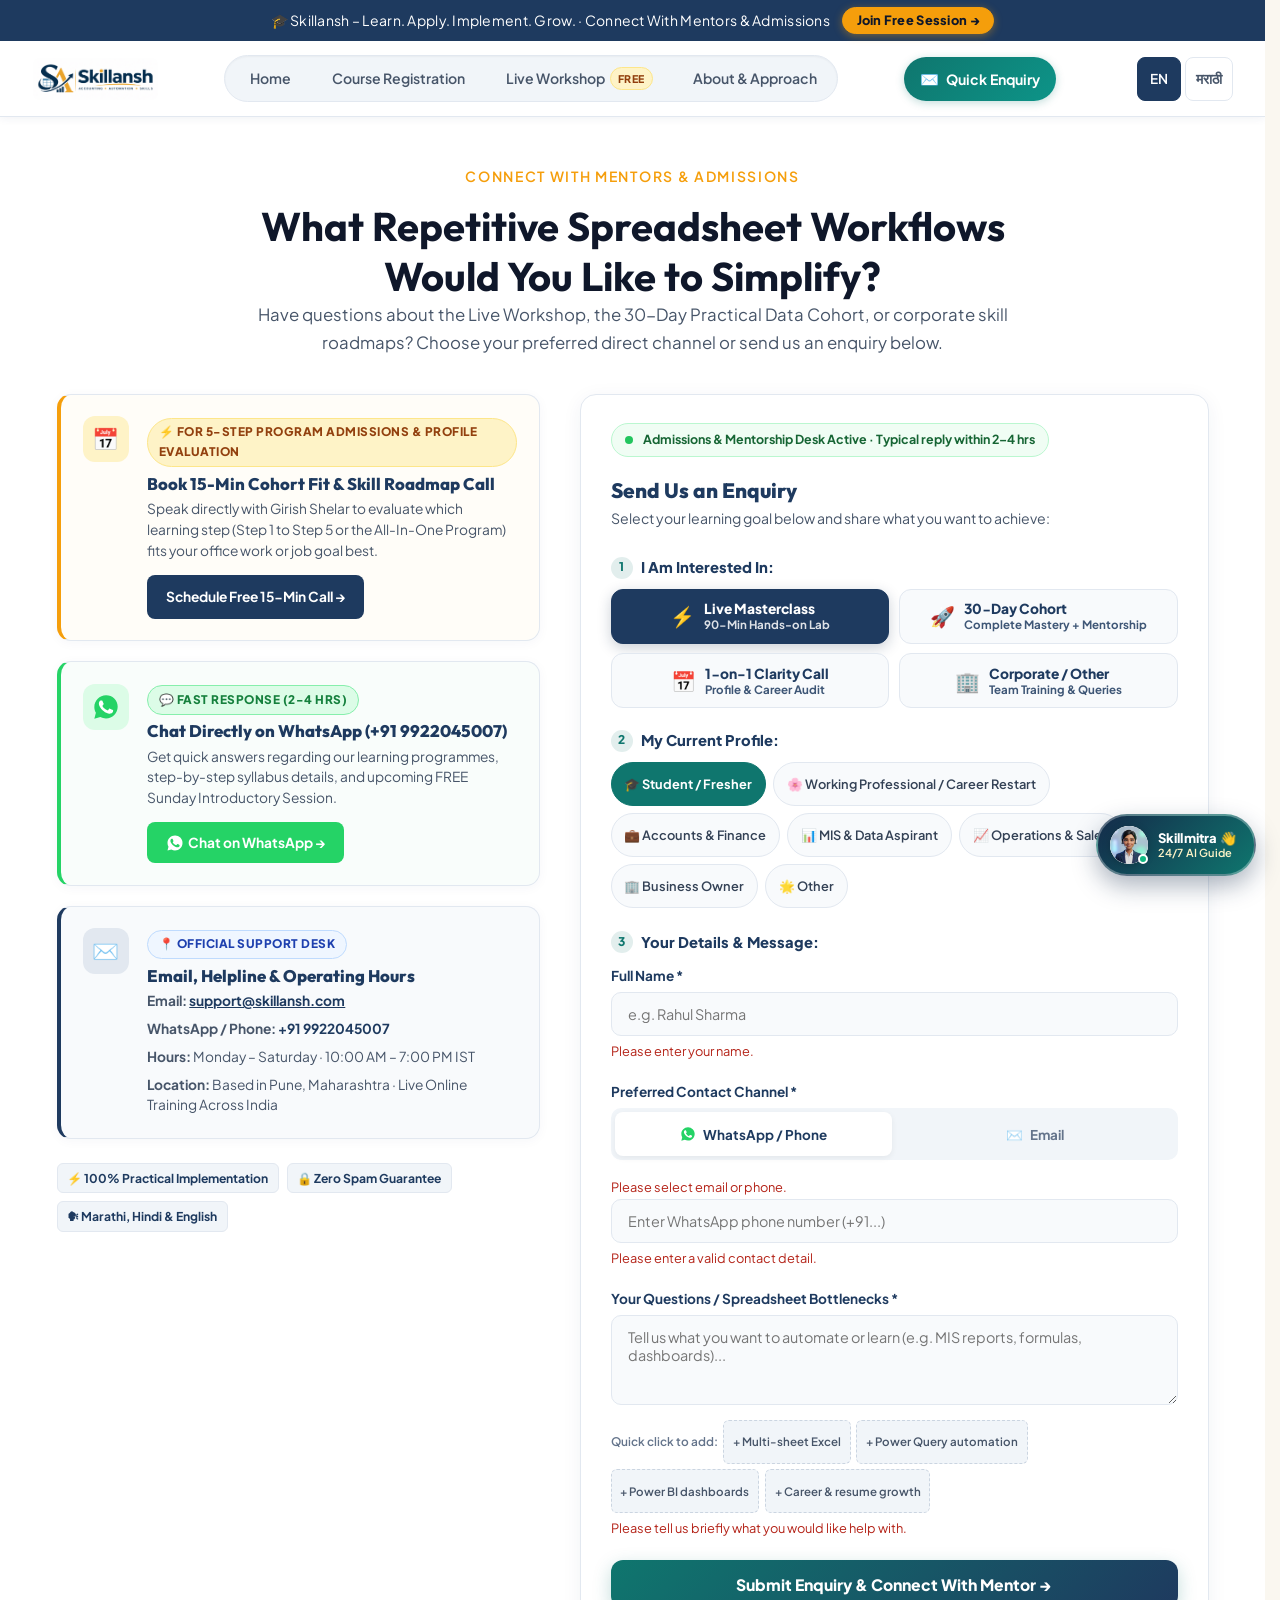
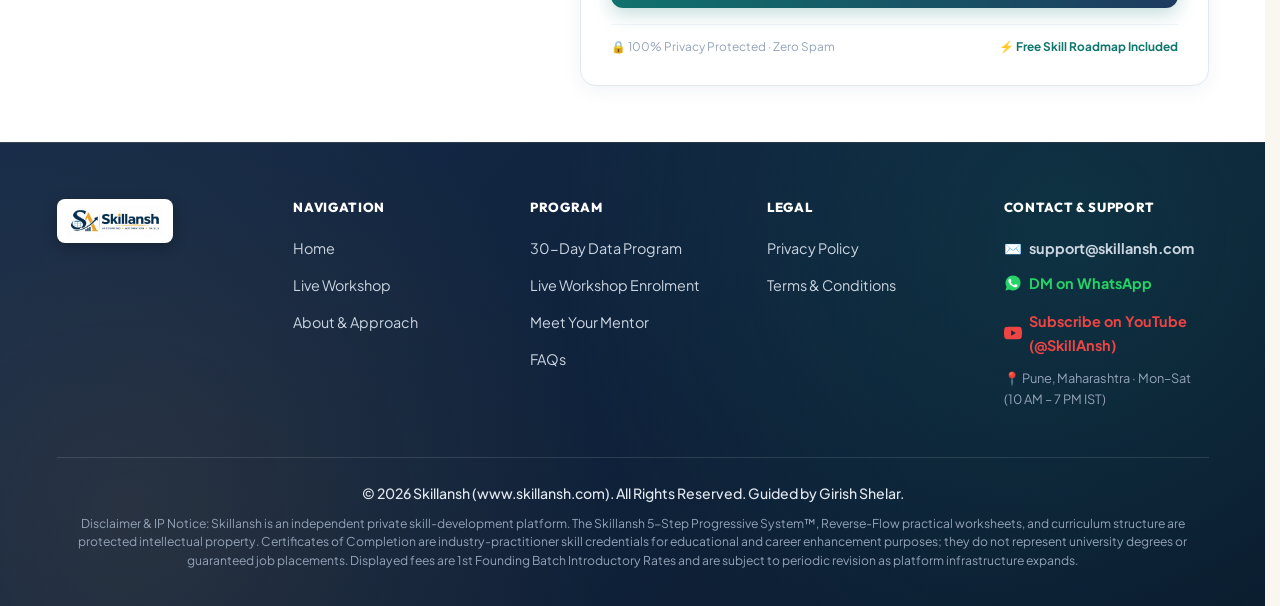
<file: contact.html>
<!DOCTYPE html>
<html lang="en">
<head>
  <meta charset="UTF-8">
  <meta name="viewport" content="width=device-width, initial-scale=1.0">
  <title>Contact | Skillansh</title>
  <meta name="description" content="Connect with Skillansh mentors & admissions for questions regarding the Live Workshop, 30-Day Practical Data Cohort, 1-on-1 Clarity Call, or corporate training.">
  <link rel="canonical" href="https://www.skillansh.com/contact.html">
  <meta property="og:type" content="website">
  <meta property="og:site_name" content="Skillansh">
  <meta property="og:url" content="https://www.skillansh.com/contact.html">
  <meta property="og:title" content="Contact | Skillansh">
  <meta property="og:description" content="Connect with Skillansh mentors &amp; admissions for questions regarding the Live Workshop, 30-Day Practical Data Cohort, 1-on-1 Clarity Call, or corporate training.">
  <meta property="og:image" content="https://www.skillansh.com/logo.png">
  <meta name="twitter:card" content="summary_large_image">
  <meta name="theme-color" content="#1E3A5F">
  <link rel="preconnect" href="https://fonts.googleapis.com">
  <link rel="preconnect" href="https://fonts.gstatic.com" crossorigin>
  <link href="https://fonts.googleapis.com/css2?family=Outfit:wght@500;600;700;800&family=Plus+Jakarta+Sans:wght@400;500;600;700&family=Noto+Sans+Devanagari:wght@400;500;600;700&display=swap" rel="stylesheet">
  <link rel="icon" type="image/png" sizes="192x192" href="/skillansh-favicon-v4.png">
  <link rel="icon" type="image/x-icon" href="/skillansh-favicon-v4.ico">
  <link rel="apple-touch-icon" sizes="180x180" href="/skillansh-apple-icon-v4.png">
  <link rel="stylesheet" href="style.css?v=20261126b">
  <link rel="stylesheet" href="chatbot.css?v=20261115c">
  <meta name="copyright" content="© 2026 Skillansh (Girish Shelar). All Rights Reserved.">
</head>
<body>
  <a class="skip-link" href="#main-content">Skip to content</a>

  <header>
    <div class="top-bar">
      <div class="container">
        <span data-en="🎓 Skillansh – Learn. Apply. Implement. Grow. &middot; Connect With Mentors &amp; Admissions" data-mr="🎓 Skillansh – शिका. वापरा. अंमलात आणा. पुढे जा. &middot; मार्गदर्शक व ॲडमिशन सपोर्टशी संपर्क">🎓 Skillansh – Learn. Apply. Implement. Grow. &middot; Connect With Mentors &amp; Admissions</span>
        <a href="https://forms.gle/TqDgYuWZYLHGGpYTA" target="_blank" rel="noopener noreferrer" class="top-bar-cta js-free-session-btn" data-en="Join Free Session &rarr;" data-mr="मोफत लाइव्ह कार्यशाळा &rarr;">Join Free Session &rarr;</a>
      </div>
    </div>
    <div class="container nav-wrap">
      <a href="index.html" class="brand" aria-label="Skillansh home">
        <img src="skillansh-logo.png?v=20261115c" alt="Skillansh logo" width="140" height="42">
      </a>
      <nav>
        <ul class="nav-links" id="nav-links">
          <li><a href="index.html"><span data-en="Home" data-mr="होम">Home</span></a></li>
          <li><a href="enroll.html"><span data-en="Course Registration" data-mr="कोर्स नोंदणी">Course Registration</span></a></li>
          <li><a href="workshop.html"><span data-en="Live Workshop" data-mr="लाइव्ह कार्यशाळा">Live Workshop</span><span class="nav-live-chip">FREE</span></a></li>
          <li><a href="about.html"><span data-en="About &amp; Approach" data-mr="बद्दल व दृष्टिकोन">About &amp; Approach</span></a></li>
          <li><a href="contact.html" aria-current="page"><span data-en="Contact" data-mr="संपर्क">Contact</span></a></li>
        </ul>
      </nav>
      <button type="button" class="nav-enquiry-btn" id="open-quick-enquiry-btn" aria-label="Quick Enquiry">
        <span class="nav-enquiry-icon">✉️</span>
        <span data-en="Quick Enquiry" data-mr="त्वरित विचारणा">Quick Enquiry</span>
      </button>
      <button class="mobile-menu-btn" id="mobile-menu" aria-expanded="false" aria-controls="nav-links" aria-label="Toggle menu">
        &#9776;
      </button>
      <div class="lang-switcher">
        <button class="lang-btn lang-active" data-lang="en" id="lang-en">EN</button>
        <button class="lang-btn" data-lang="mr" id="lang-mr">मराठी</button>
      </div>
    </div>
  </header>

  <main id="main-content" class="protected-copy-zone">
    <section class="section section-white" id="contact-page-section" style="padding: 3rem 0 3.5rem;">
      <div class="container">
        
        <!-- Section Header -->
        <div class="section-head" style="text-align:center; max-width:760px; margin:0 auto 2.25rem;">
          <span class="eyebrow" data-en="Connect With Mentors &amp; Admissions" data-mr="मार्गदर्शक व ॲडमिशन सपोर्टशी संपर्क">Connect With Mentors &amp; Admissions</span>
          <h1 data-en="What Repetitive Spreadsheet Workflows Would You Like to Simplify?" data-mr="कोणती मॅन्युअल एक्सेल कामे व रिपोर्टिंग तुम्हाला सोपे करायचे आहे?">What Repetitive Spreadsheet Workflows Would You Like to Simplify?</h1>
          <p data-en="Have questions about the Live Workshop, the 30-Day Practical Data Cohort, or corporate skill roadmaps? Choose your preferred direct channel or send us an enquiry below." data-mr="लाइव्ह कार्यशाळा, ३०-दिवसीय डेटा कोहॉर्ट किंवा करिअर रोडमॅपबद्दल काही प्रश्न आहेत? खालील थेट संपर्क पर्याय निवडा किंवा तुमची विचारणा पाठवा.">Have questions about the Live Workshop, the 30-Day Practical Data Cohort, or corporate skill roadmaps? Choose your preferred direct channel or send us an enquiry below.</p>
        </div>

        <!-- Config Warning if Form submission endpoint disabled -->
        <div class="config-warning" id="contact-config-warning" style="display:none; max-width:820px; margin:0 auto 1.5rem;">
          Form submission is temporarily unavailable. Please connect directly via WhatsApp: <a href="https://wa.me/919922045007?text=Hello%20Skillansh%20Team,%20I%20have%20an%20enquiry%20regarding%20the%20learning%20programs." style="color:var(--color-primary);font-weight:700;text-decoration:underline;" target="_blank" rel="noopener noreferrer">Chat on WhatsApp &rarr;</a>
        </div>

        <!-- 2-Column Contact Layout -->
        <div class="contact-grid-2col">
          
          <!-- Left Column: Direct Action & Mentorship Access Cards -->
          <div class="contact-info-col">
            
            <!-- Card 1: 1-on-1 Clarity Call (Primary Action) -->
            <div class="contact-action-card highlight-card clarity-card">
              <div class="contact-card-icon clarity-icon-wrap">📅</div>
              <div class="contact-card-body">
                <span class="contact-badge-chip guidance-chip" data-en="⚡ For 5-Step Program Admissions &amp; Profile Evaluation" data-mr="⚡ ५-स्टेप प्रोग्राम प्रवेश व प्रोफाइल मूल्यांकनासाठी">⚡ For 5-Step Program Admissions &amp; Profile Evaluation</span>
                <h3 data-en="Book 15-Min Cohort Fit &amp; Skill Roadmap Call" data-mr="१५-मिनिटांचा करिअर व स्किल रोडमॅप कॉल बुक करा">Book 15-Min Cohort Fit &amp; Skill Roadmap Call</h3>
                <p data-en="Speak directly with Girish Shelar to evaluate which learning step (Step 1 to Step 5 or the All-In-One Program) fits your office work or job goal best." data-mr="स्टेप १ ते ५ किंवा ऑल-इन-वन प्रोग्रामपैकी तुमच्या कामासाठी व करिअरसाठी कोणता टप्पा योग्य आहे याबद्दल गिरीश शेलार यांच्याशी थेट चर्चा करा.">Speak directly with Girish Shelar to evaluate which learning step (Step 1 to Step 5 or the All-In-One Program) fits your office work or job goal best.</p>
                <a href="https://calendly.com/ai-girish-shelar/skillansh-free-clarity-call" target="_blank" rel="noopener noreferrer" class="btn-primary contact-cta-btn" data-en="Schedule Free 15-Min Call &rarr;" data-mr="मोफत १५-मिनिटे कॉल शेड्यूल करा &rarr;">Schedule Free 15-Min Call &rarr;</a>
              </div>
            </div>

            <!-- Card 2: WhatsApp Direct Chat -->
            <div class="contact-action-card wa-card">
              <div class="contact-card-icon wa-icon-wrap">
                <svg width="28" height="28" viewBox="0 0 24 24" fill="none" xmlns="http://www.w3.org/2000/svg" aria-hidden="true"><path fill="#25D366" d="M12.004 2C6.48 2 2 6.48 2 12.004c0 1.762.458 3.483 1.332 5.006L2 22l5.122-1.342c1.472.804 3.125 1.228 4.882 1.228h.004c5.524 0 10.004-4.48 10.004-10.004 0-2.67-1.04-5.18-2.93-7.07A9.94 9.94 0 0012.004 2z"/><path fill="#FFFFFF" d="M17.51 14.39c-.3-.15-1.78-.88-2.06-.98-.28-.1-.48-.15-.68.15-.2.3-.78.98-.95 1.18-.18.2-.35.23-.65.08-.3-.15-1.27-.47-2.42-1.49-.9-.8-1.5-1.78-1.68-2.08-.17-.3-.02-.46.13-.61.13-.13.3-.35.45-.52.15-.18.2-.3.3-.5.1-.2.05-.38-.02-.53-.08-.15-.68-1.63-.93-2.24-.24-.58-.49-.5-.68-.51h-.58c-.2 0-.53.08-.8.38-.28.3-1.05 1.03-1.05 2.51s1.08 2.91 1.23 3.11c.15.2 2.12 3.24 5.14 4.54.72.31 1.28.5 1.72.64.72.23 1.38.2 1.9.12.58-.09 1.78-.73 2.03-1.43.25-.7.25-1.3.18-1.43-.08-.12-.28-.2-.58-.35z"/></svg>
              </div>
              <div class="contact-card-body">
                <span class="contact-badge-chip wa-chip" data-en="💬 Fast Response (2-4 Hrs)" data-mr="💬 जलद उत्तर (२-४ तास)">💬 Fast Response (2-4 Hrs)</span>
                <h3 data-en="Chat Directly on WhatsApp (+91 9922045007)" data-mr="व्हॉट्सॲपवर थेट संपर्क साधा (+91 9922045007)">Chat Directly on WhatsApp (+91 9922045007)</h3>
                <p data-en="Get quick answers regarding our learning programmes, step-by-step syllabus details, and upcoming FREE Sunday Introductory Session." data-mr="आमचे लर्निंग प्रोग्राम्स, अभ्यासक्रम आणि आगामी मोफत सत्राच्या तारखांबद्दल तातडीने माहिती मिळवा.">Get quick answers regarding our learning programmes, step-by-step syllabus details, and upcoming FREE Sunday Introductory Session.</p>
                <a href="https://wa.me/919922045007?text=Hello%20Skillansh%20Team,%20I%20have%20an%20enquiry%20regarding%20the%201st%20Batch%20learning%20programs." target="_blank" rel="noopener noreferrer" class="btn-wa-direct" data-en="Chat on WhatsApp &rarr;" data-mr="व्हॉट्सॲपवर संपर्क साधा &rarr;">
                <svg width="18" height="18" viewBox="0 0 24 24" fill="none" xmlns="http://www.w3.org/2000/svg" style="vertical-align:middle; margin-right:4px;" aria-hidden="true"><path fill="#FFFFFF" d="M12.004 2C6.48 2 2 6.48 2 12.004c0 1.762.458 3.483 1.332 5.006L2 22l5.122-1.342c1.472.804 3.125 1.228 4.882 1.228h.004c5.524 0 10.004-4.48 10.004-10.004 0-2.67-1.04-5.18-2.93-7.07A9.94 9.94 0 0012.004 2z"/><path fill="#25D366" d="M17.51 14.39c-.3-.15-1.78-.88-2.06-.98-.28-.1-.48-.15-.68.15-.2.3-.78.98-.95 1.18-.18.2-.35.23-.65.08-.3-.15-1.27-.47-2.42-1.49-.9-.8-1.5-1.78-1.68-2.08-.17-.3-.02-.46.13-.61.13-.13.3-.35.45-.52.15-.18.2-.3.3-.5.1-.2.05-.38-.02-.53-.08-.15-.68-1.63-.93-2.24-.24-.58-.49-.5-.68-.51h-.58c-.2 0-.53.08-.8.38-.28.3-1.05 1.03-1.05 2.51s1.08 2.91 1.23 3.11c.15.2 2.12 3.24 5.14 4.54.72.31 1.28.5 1.72.64.72.23 1.38.2 1.9.12.58-.09 1.78-.73 2.03-1.43.25-.7.25-1.3.18-1.43-.08-.12-.28-.2-.58-.35z"/></svg>
                <span data-en="Chat on WhatsApp &rarr;" data-mr="व्हॉट्सॲपवर संपर्क साधा &rarr;">Chat on WhatsApp &rarr;</span>
              </a>
              </div>
            </div>

            <!-- Card 3: Official Email, Hours & Location Credentials (Trust & Payment Compliance) -->
            <div class="contact-action-card" style="border-left: 4px solid #1E3A5F; background: #F8FAFC;">
              <div class="contact-card-icon" style="background: #E2E8F0;">✉️</div>
              <div class="contact-card-body">
                <span class="contact-badge-chip" style="background:#EFF6FF; color:#1E40AF; border:1px solid #BFDBFE;" data-en="📍 Official Support Desk" data-mr="📍 अधिकृत संपर्क कक्ष">📍 Official Support Desk</span>
                <h3 data-en="Email, Helpline &amp; Operating Hours" data-mr="अधिकृत ईमेल, हेल्पलाइन आणि कार्यालयीन वेळ">Email, Helpline &amp; Operating Hours</h3>
                <p style="margin-bottom:0.45rem;"><strong>Email:</strong> <a href="mailto:support@skillansh.com" style="color:var(--color-primary); font-weight:700; text-decoration:underline;">support@skillansh.com</a></p>
                <p style="margin-bottom:0.45rem;"><strong>WhatsApp / Phone:</strong> <a href="tel:+919922045007" style="color:var(--color-primary); font-weight:700;">+91 9922045007</a></p>
                <p style="margin-bottom:0.45rem;" data-en="<strong>Hours:</strong> Monday – Saturday &middot; 10:00 AM – 7:00 PM IST" data-mr="<strong>वेळ:</strong> सोमवार ते शनिवार &middot; सकाळी १०:०० ते सायं. ७:००"><strong>Hours:</strong> Monday – Saturday &middot; 10:00 AM – 7:00 PM IST</p>
                <p style="margin-bottom:0;" data-en="<strong>Location:</strong> Based in Pune, Maharashtra &middot; Live Online Training Across India" data-mr="<strong>ठिकाण:</strong> पुणे, महाराष्ट्र &middot; संपूर्ण भारतात लाइव्ह ऑनलाइन प्रशिक्षण"><strong>Location:</strong> Based in Pune, Maharashtra &middot; Live Online Training Across India</p>
              </div>
            </div>

            <!-- Trust Badges Strip -->
            <div class="contact-trust-strip">
              <span class="contact-trust-pill" data-en="⚡ 100% Practical Implementation" data-mr="⚡ १००% प्रॅक्टिकल अंमलबजावणी">⚡ 100% Practical Implementation</span>
              <span class="contact-trust-pill" data-en="🔒 Zero Spam Guarantee" data-mr="🔒 सुरक्षित व प्रायव्हेट">🔒 Zero Spam Guarantee</span>
              <span class="contact-trust-pill" data-en="🗣 Marathi, Hindi &amp; English" data-mr="🗣 मराठी, हिंदी व इंग्रजी">🗣 Marathi, Hindi &amp; English</span>
            </div>

          </div>

          <!-- Right Column: Refined Interactive Enquiry Form -->
          <div class="contact-form-col">
            <div class="contact-form-card">
              
              <!-- Live Mentorship Status Banner -->
              <div class="form-status-banner">
                <span class="status-pulse-dot" aria-hidden="true"></span>
                <span data-en="Admissions &amp; Mentorship Desk Active &middot; Typical reply within 2&ndash;4 hrs" data-mr="ॲडमिशन व मेंटॉरशिप डेस्क कार्यरत &middot; साधारण २-४ तासांत उत्तर">Admissions &amp; Mentorship Desk Active &middot; Typical reply within 2&ndash;4 hrs</span>
              </div>

              <h3 style="font-size:1.3rem; font-weight:800; color:var(--color-primary); margin-bottom:0.25rem;" data-en="Send Us an Enquiry" data-mr="चौकशी फॉर्म भरा">Send Us an Enquiry</h3>
              <p style="font-size:0.88rem; color:var(--color-text-muted); margin-bottom:1.5rem;" data-en="Select your learning goal below and share what you want to achieve:" data-mr="खाली तुमचे ध्येय निवडा आणि तुम्हाला काय शिकायचे आहे ते सांगा:">Select your learning goal below and share what you want to achieve:</p>

              <form id="enquiry-form" novalidate>
                
                <!-- STEP 1: Select Learning Goal (Visual Interactive Cards) -->
                <div class="form-step-group" style="margin-bottom:1.25rem;">
                  <label class="form-step-label">
                    <span class="step-num-badge">1</span>
                    <span data-en="I Am Interested In:" data-mr="मला यामध्ये स्वारस्य आहे:">I Am Interested In:</span>
                  </label>
                  
                  <div class="interactive-chip-grid" id="topic-chips">
                    <button type="button" class="interactive-chip-btn active" data-topic="workshop">
                      <span class="chip-icon">⚡</span>
                      <div>
                        <div style="font-size:0.86rem; font-weight:800;" data-en="Live Masterclass" data-mr="लाइव्ह मास्टरक्लास">Live Masterclass</div>
                        <div style="font-size:0.72rem; color:inherit; opacity:0.85;" data-en="90-Min Hands-on Lab" data-mr="९० मिनिटे प्रॅक्टिकल लॅब">90-Min Hands-on Lab</div>
                      </div>
                    </button>
                    
                    <button type="button" class="interactive-chip-btn" data-topic="program">
                      <span class="chip-icon">🚀</span>
                      <div>
                        <div style="font-size:0.86rem; font-weight:800;" data-en="30-Day Cohort" data-mr="३०-दिवसीय कोहॉर्ट">30-Day Cohort</div>
                        <div style="font-size:0.72rem; color:inherit; opacity:0.85;" data-en="Complete Mastery + Mentorship" data-mr="संपूर्ण मास्टरी व मेंटॉरशिप">Complete Mastery + Mentorship</div>
                      </div>
                    </button>
                    
                    <button type="button" class="interactive-chip-btn" data-topic="clarity-call">
                      <span class="chip-icon">📅</span>
                      <div>
                        <div style="font-size:0.86rem; font-weight:800;" data-en="1-on-1 Clarity Call" data-mr="१-ऑन-१ क्लॅरिटी कॉल">1-on-1 Clarity Call</div>
                        <div style="font-size:0.72rem; color:inherit; opacity:0.85;" data-en="Profile &amp; Career Audit" data-mr="प्रोफाइल व करिअर मार्गदर्शन">Profile &amp; Career Audit</div>
                      </div>
                    </button>

                    <button type="button" class="interactive-chip-btn" data-topic="corporate">
                      <span class="chip-icon">🏢</span>
                      <div>
                        <div style="font-size:0.86rem; font-weight:800;" data-en="Corporate / Other" data-mr="कॉर्पोरेट / इतर">Corporate / Other</div>
                        <div style="font-size:0.72rem; color:inherit; opacity:0.85;" data-en="Team Training &amp; Queries" data-mr="टीम ट्रेनिंग व इतर प्रश्न">Team Training &amp; Queries</div>
                      </div>
                    </button>
                  </div>

                  <!-- Hidden Select for Script Compatibility -->
                  <select id="topic" name="topic" style="display:none;">
                    <option value="workshop" selected>Live Masterclass &amp; Workshop Enquiry</option>
                    <option value="program">30-Day Practical Data &amp; Automation Cohort</option>
                    <option value="clarity-call">1-on-1 Career &amp; Skills Clarity Call</option>
                    <option value="corporate">Corporate Team Training</option>
                    <option value="excel-mastery">Smart Excel &amp; Power Query Automation</option>
                    <option value="power-bi">Interactive Power BI KPI Dashboards</option>
                    <option value="other">Other Enquiry</option>
                  </select>
                </div>

                <!-- STEP 2: Current Profile (Visual Chips) -->
                <div class="form-step-group" style="margin-bottom:1.35rem;">
                  <label class="form-step-label">
                    <span class="step-num-badge">2</span>
                    <span data-en="My Current Profile:" data-mr="माझे सध्याचे प्रोफाइल:">My Current Profile:</span>
                  </label>
                  
                  <div class="role-chips-flex" id="role-chips">
                    <button type="button" class="role-chip-btn active" data-role="College Student / Fresher" data-en="🎓 Student / Fresher" data-mr="🎓 विद्यार्थी / फ्रेशर">🎓 Student / Fresher</button>
                    <button type="button" class="role-chip-btn" data-role="Working Professional / Career Restart" data-en="🌸 Working Professional / Career Restart" data-mr="🌸 वर्किंग प्रोफेशनल / करिअर रीस्टार्ट">🌸 Working Professional / Career Restart</button>
                    <button type="button" class="role-chip-btn" data-role="Accountant / Finance Executive" data-en="💼 Accounts &amp; Finance" data-mr="💼 अकाउंट्स व फायनान्स">💼 Accounts &amp; Finance</button>
                    <button type="button" class="role-chip-btn" data-role="MIS / Data Analyst Aspirant" data-en="📊 MIS &amp; Data Aspirant" data-mr="📊 MIS व डेटा ॲनालिस्ट">📊 MIS &amp; Data Aspirant</button>
                    <button type="button" class="role-chip-btn" data-role="Sales & Operations Coordinator" data-en="📈 Operations &amp; Sales" data-mr="📈 ऑपरेशन्स व सेल्स">📈 Operations &amp; Sales</button>
                    <button type="button" class="role-chip-btn" data-role="Business Owner / Founder" data-en="🏢 Business Owner" data-mr="🏢 व्यवसाय मालक">🏢 Business Owner</button>
                    <button type="button" class="role-chip-btn" data-role="Other" data-en="🌟 Other" data-mr="🌟 इतर">🌟 Other</button>
                  </div>

                  <!-- Hidden Select for Script Compatibility -->
                  <select id="role" name="role" style="display:none;">
                    <option value="College Student / Fresher" selected>College Student / Fresher</option>
                    <option value="Working Professional / Career Restart">Working Professional / Career Restart</option>
                    <option value="Accountant / Finance Executive">Accountant / Finance Executive</option>
                    <option value="MIS / Data Analyst Aspirant">MIS / Data Analyst Aspirant</option>
                    <option value="Sales & Operations Coordinator">Sales & Operations Coordinator</option>
                    <option value="Business Owner / Founder">Business Owner / Founder</option>
                    <option value="Other">Other</option>
                  </select>
                </div>

                <!-- STEP 3: Contact Info & Message -->
                <div class="form-step-group" style="margin-bottom:1rem;">
                  <label class="form-step-label">
                    <span class="step-num-badge">3</span>
                    <span data-en="Your Details &amp; Message:" data-mr="तुमचा संपर्क व माहिती:">Your Details &amp; Message:</span>
                  </label>

                  <!-- Full Name -->
                  <div style="margin-bottom:1rem;">
                    <label for="name" style="display:block; font-size:0.85rem; font-weight:700; color:var(--color-primary); margin-bottom:0.35rem;" data-en="Full Name *" data-mr="पूर्ण नाव *">Full Name *</label>
                    <input type="text" id="name" name="name" required autocomplete="name" placeholder="e.g. Rahul Sharma" class="form-input-styled">
                    <span class="error-msg" id="error-name" data-en="Please enter your name." data-mr="कृपया तुमचे नाव प्रविष्ट करा.">Please enter your name.</span>
                  </div>

                  <!-- Segmented Preferred Contact Method -->
                  <div style="margin-bottom:1rem;">
                    <label style="display:block; font-size:0.85rem; font-weight:700; color:var(--color-primary); margin-bottom:0.35rem;" data-en="Preferred Contact Channel *" data-mr="संपर्काचे पसंतीचे माध्यम *">Preferred Contact Channel *</label>
                    
                    <div class="channel-segmented-box" id="channel-toggle">
                      <button type="button" class="channel-segment-btn active" data-channel="phone" id="chan-phone-btn">
                        <svg width="16" height="16" viewBox="0 0 24 24" fill="none" xmlns="http://www.w3.org/2000/svg" style="vertical-align:middle;" aria-hidden="true"><path fill="#25D366" d="M12.004 2C6.48 2 2 6.48 2 12.004c0 1.762.458 3.483 1.332 5.006L2 22l5.122-1.342c1.472.804 3.125 1.228 4.882 1.228h.004c5.524 0 10.004-4.48 10.004-10.004 0-2.67-1.04-5.18-2.93-7.07A9.94 9.94 0 0012.004 2z"/><path fill="#FFFFFF" d="M17.51 14.39c-.3-.15-1.78-.88-2.06-.98-.28-.1-.48-.15-.68.15-.2.3-.78.98-.95 1.18-.18.2-.35.23-.65.08-.3-.15-1.27-.47-2.42-1.49-.9-.8-1.5-1.78-1.68-2.08-.17-.3-.02-.46.13-.61.13-.13.3-.35.45-.52.15-.18.2-.3.3-.5.1-.2.05-.38-.02-.53-.08-.15-.68-1.63-.93-2.24-.24-.58-.49-.5-.68-.51h-.58c-.2 0-.53.08-.8.38-.28.3-1.05 1.03-1.05 2.51s1.08 2.91 1.23 3.11c.15.2 2.12 3.24 5.14 4.54.72.31 1.28.5 1.72.64.72.23 1.38.2 1.9.12.58-.09 1.78-.73 2.03-1.43.25-.7.25-1.3.18-1.43-.08-.12-.28-.2-.58-.35z"/></svg>
                        <span data-en="WhatsApp / Phone" data-mr="व्हॉट्सॲप / फोन">WhatsApp / Phone</span>
                      </button>
                      <button type="button" class="channel-segment-btn" data-channel="email" id="chan-email-btn">
                        <span>✉️</span>
                        <span data-en="Email" data-mr="ईमेल">Email</span>
                      </button>
                    </div>

                    <!-- Hidden Radios for Script Compatibility -->
                    <div style="display:none;">
                      <input type="radio" name="contact_method" value="phone" id="radio-cm-phone" checked required>
                      <input type="radio" name="contact_method" value="email" id="radio-cm-email" required>
                    </div>

                    <span class="error-msg" id="error-contact-method" data-en="Please select email or phone." data-mr="कृपया ईमेल किंवा फोन निवडा.">Please select email or phone.</span>
                    <input type="text" id="contact_detail" name="contact_detail" placeholder="Enter WhatsApp phone number (+91...)" autocomplete="contact" class="form-input-styled">
                    <span class="error-msg" id="error-contact-detail" data-en="Please enter a valid contact detail." data-mr="कृपया वैध संपर्क माहिती प्रविष्ट करा.">Please enter a valid contact detail.</span>
                  </div>

                  <!-- Message / Spreadsheet Bottleneck -->
                  <div style="margin-bottom:1rem;">
                    <label for="message" style="display:block; font-size:0.85rem; font-weight:700; color:var(--color-primary); margin-bottom:0.35rem;" data-en="Your Questions / Spreadsheet Bottlenecks *" data-mr="तुमचा संदेश / एक्सेल अडचणी *">Your Questions / Spreadsheet Bottlenecks *</label>
                    <textarea id="message" name="message" required placeholder="Tell us what you want to automate or learn (e.g. MIS reports, formulas, dashboards)..." class="form-input-styled" style="min-height:90px; resize:vertical;"></textarea>
                    
                    <!-- Quick Prompt Helper Chips -->
                    <div class="quick-prompt-chips">
                      <span style="font-size:0.74rem; color:#64748B; font-weight:600; align-self:center;" data-en="Quick click to add:" data-mr="क्लिक करून जोडा:">Quick click to add:</span>
                      <button type="button" class="quick-prompt-chip" data-prompt="Need help with multi-sheet Excel data cleaning &amp; formulas.">+ Multi-sheet Excel</button>
                      <button type="button" class="quick-prompt-chip" data-prompt="Interested in Power Query automation to save daily reporting hours.">+ Power Query automation</button>
                      <button type="button" class="quick-prompt-chip" data-prompt="Want to build live Power BI KPI dashboards for portfolio.">+ Power BI dashboards</button>
                      <button type="button" class="quick-prompt-chip" data-prompt="Looking to upgrade resume and command higher salary roles.">+ Career &amp; resume growth</button>
                    </div>

                    <span class="error-msg" id="error-message" data-en="Please tell us briefly what you would like help with." data-mr="कृपया तुम्हाला कशात मदत हवी आहे ते थोडक्यात सांगा.">Please tell us briefly what you would like help with.</span>
                  </div>

                  <!-- High-Impact Gradient Submit Button -->
                  <div style="margin-top:1.25rem;">
                    <button type="submit" class="btn-submit-gradient" id="form-submit-btn">
                      <span data-en="Submit Enquiry &amp; Connect With Mentor &rarr;" data-mr="चौकशी पाठवा व मार्गदर्शकांशी संपर्क साधा &rarr;">Submit Enquiry &amp; Connect With Mentor &rarr;</span>
                    </button>
                  </div>
                </div>

                <div style="display:flex; justify-content:space-between; align-items:center; flex-wrap:wrap; gap:0.5rem; margin-top:0.85rem; padding-top:0.75rem; border-top:1px solid #F1F5F9;">
                  <span style="font-size:0.74rem; color:#94A3B8;" data-en="🔒 100% Privacy Protected &middot; Zero Spam" data-mr="🔒 १००% गोपनीयता सुरक्षित &middot; शून्य स्पॅम">🔒 100% Privacy Protected &middot; Zero Spam</span>
                  <span style="font-size:0.74rem; color:#0F766E; font-weight:700;" data-en="⚡ Free Skill Roadmap Included" data-mr="⚡ मोफत करिअर रोडमॅप समाविष्ट">⚡ Free Skill Roadmap Included</span>
                </div>
              </form>

              <!-- Success State -->
              <div class="form-status success" id="form-success" role="status" aria-live="polite" style="display:none; padding:1.5rem; border-radius:12px; text-align:center; background:#F0FDF4; border:1px solid #86EFAC;">
                <div style="font-size:2rem; margin-bottom:0.4rem;">🎉</div>
                <h4 style="color:#166534; font-size:1.15rem; font-weight:800; margin-bottom:0.35rem;" data-en="Enquiry Submitted Successfully!" data-mr="चौकशी यशस्वीपणे पाठवली गेली आहे!">Enquiry Submitted Successfully!</h4>
                <p style="font-size:0.88rem; color:#166534; margin-bottom:1.25rem; line-height:1.5;" data-en="Thank you for reaching out to Skillansh. Our mentorship team will review your query and connect with you on your preferred channel shortly." data-mr="Skillansh शी संपर्क साधल्याबद्दल धन्यवाद. आमची टीम लवकरच तुमच्याशी संपर्क साधेल.">Thank you for reaching out to Skillansh. Our mentorship team will review your query and connect with you on your preferred channel shortly.</p>
                <button type="button" class="btn-retry" id="form-close" style="padding:0.55rem 1.35rem; border-radius:8px; font-weight:700; background:#166534; color:#fff;" data-en="Done" data-mr="पूर्ण झाले">Done</button>
              </div>

              <!-- Failure State -->
              <div class="form-status failure" id="form-failure" role="alert" aria-live="assertive" style="display:none; padding:1.5rem; border-radius:12px; text-align:center; background:#FEF2F2; border:1px solid #FECACA;">
                <h4 style="color:#991B1B; font-size:1.1rem; font-weight:800; margin-bottom:0.35rem;" data-en="We could not submit your enquiry automatically." data-mr="आम्ही तुमची चौकशी आपोआप सबमिट करू शकलो नाही.">We could not submit your enquiry automatically.</h4>
                <p style="font-size:0.86rem; color:#991B1B; margin-bottom:1rem;" data-en="Please connect with our mentorship team directly on WhatsApp or try submitting again." data-mr="कृपया थेट WhatsApp वर संपर्क साधा किंवा पुन्हा प्रयत्न करा.">Please connect with our mentorship team directly on WhatsApp or try submitting again.</p>
                <div style="display:flex; gap:0.75rem; justify-content:center; flex-wrap:wrap;">
                  <a href="https://wa.me/919922045007?text=Hello%20Skillansh%20Team,%20I%20have%20an%20enquiry%20regarding%20the%20learning%20programs." target="_blank" rel="noopener noreferrer" id="contact-wa-fallback" class="btn-primary" style="background:#25D366; color:#fff; padding:0.55rem 1.25rem; border-radius:8px; font-weight:700; text-decoration:none; display:inline-flex; align-items:center; gap:0.4rem;">💬 Send via WhatsApp</a>
                  <button type="button" class="btn-retry" id="form-retry" style="padding:0.55rem 1.25rem; border-radius:8px; font-weight:700;" data-en="Try Again" data-mr="पुन्हा प्रयत्न करा">Try Again</button>
                </div>
              </div>

            </div>
          </div>

        </div>

      </div>
    </section>
  </main>

  <footer>
      <div class="container">
        <div class="footer-grid">
          <div class="footer-col">
            <a href="index.html" class="footer-brand" aria-label="Skillansh home">
              <img src="skillansh-logo.png?v=20261115c" alt="Skillansh logo" width="120" height="36">
            </a>
          </div>
          <div class="footer-col">
            <h5 data-en="Navigation" data-mr="नेव्हिगेशन">Navigation</h5>
            <ul>
              <li><a href="index.html" data-en="Home" data-mr="होम">Home</a></li>
              <li><a href="workshop.html" data-en="Live Workshop" data-mr="लाइव्ह कार्यशाळा">Live Workshop</a></li>
              <li><a href="about.html" data-en="About &amp; Approach" data-mr="बद्दल व दृष्टिकोन">About &amp; Approach</a></li>
              <li><a href="contact.html" aria-current="page" data-en="Contact" data-mr="संपर्क">Contact</a></li>
            </ul>
          </div>
          <div class="footer-col">
            <h5 data-en="Program" data-mr="प्रोग्राम">Program</h5>
            <ul>
              <li><a href="index.html#program" data-en="30-Day Data Program" data-mr="३० दिवसांचा डेटा प्रोग्राम">30-Day Data Program</a></li>
              <li><a href="workshop.html" data-en="Live Workshop Enrolment" data-mr="कार्यशाळा नोंदणी">Live Workshop Enrolment</a></li>
              <li><a href="index.html#mentor" data-en="Meet Your Mentor" data-mr="मार्गदर्शक">Meet Your Mentor</a></li>
              <li><a href="index.html#faq" data-en="Frequently Asked Questions" data-mr="नेहमी विचारले जाणारे प्रश्न">FAQs</a></li>
            </ul>
          </div>
          <div class="footer-col">
            <h5 data-en="Legal" data-mr="कायदेशीर">Legal</h5>
            <ul>
              <li id="footer-privacy-item"><a href="privacy.html" id="footer-privacy-link" data-en="Privacy Policy" data-mr="गोपनीयता धोरण">Privacy Policy</a></li>
              <li id="footer-terms-item"><a href="terms.html" id="footer-terms-link" data-en="Terms &amp; Conditions" data-mr="नियम आणि अटी">Terms &amp; Conditions</a></li>
            </ul>
          </div>
          <div class="footer-col">
            <h5 data-en="Contact &amp; Support" data-mr="संपर्क व सहाय्य">Contact &amp; Support</h5>
            <ul>
              <li>
                <a href="mailto:support@skillansh.com" style="display:inline-flex; align-items:center; gap:0.45rem; color:#F8FAFC; font-weight:700;">
                  <span>✉️</span>
                  <span>support@skillansh.com</span>
                </a>
              </li>
              <li>
                <a href="https://wa.me/919922045007?text=Hello%20Skillansh%20Team,%20I%20have%20an%20enquiry." target="_blank" rel="noopener noreferrer" style="display:inline-flex; align-items:center; gap:0.45rem; color:#25D366; font-weight:700;">
                  <svg width="18" height="18" viewBox="0 0 24 24" fill="none" xmlns="http://www.w3.org/2000/svg" style="vertical-align:middle; flex-shrink:0;" aria-hidden="true"><path fill="#25D366" d="M12.004 2C6.48 2 2 6.48 2 12.004c0 1.762.458 3.483 1.332 5.006L2 22l5.122-1.342c1.472.804 3.125 1.228 4.882 1.228h.004c5.524 0 10.004-4.48 10.004-10.004 0-2.67-1.04-5.18-2.93-7.07A9.94 9.94 0 0012.004 2z"/><path fill="#FFFFFF" d="M17.51 14.39c-.3-.15-1.78-.88-2.06-.98-.28-.1-.48-.15-.68.15-.2.3-.78.98-.95 1.18-.18.2-.35.23-.65.08-.3-.15-1.27-.47-2.42-1.49-.9-.8-1.5-1.78-1.68-2.08-.17-.3-.02-.46.13-.61.13-.13.3-.35.45-.52.15-.18.2-.3.3-.5.1-.2.05-.38-.02-.53-.08-.15-.68-1.63-.93-2.24-.24-.58-.49-.5-.68-.51h-.58c-.2 0-.53.08-.8.38-.28.3-1.05 1.03-1.05 2.51s1.08 2.91 1.23 3.11c.15.2 2.12 3.24 5.14 4.54.72.31 1.28.5 1.72.64.72.23 1.38.2 1.9.12.58-.09 1.78-.73 2.03-1.43.25-.7.25-1.3.18-1.43-.08-.12-.28-.2-.58-.35z"/></svg>
                  <span data-en="DM on WhatsApp" data-mr="WhatsApp वर मेसेज करा">DM on WhatsApp</span>
                </a>
              </li>
              <li>
                <a href="https://www.youtube.com/@SkillAnsh" target="_blank" rel="noopener noreferrer" style="display:inline-flex; align-items:center; gap:0.45rem; color:#EF4444; font-weight:700;">
                  <svg width="18" height="18" viewBox="0 0 24 24" fill="none" xmlns="http://www.w3.org/2000/svg" style="vertical-align:middle; flex-shrink:0;" aria-hidden="true"><path fill="#EF4444" d="M23.498 6.186a3.016 3.016 0 00-2.122-2.136C19.505 3.545 12 3.545 12 3.545s-7.505 0-9.377.505A3.017 3.017 0 00.502 6.186C0 8.07 0 12 0 12s0 3.93.502 5.814a3.016 3.016 0 002.122 2.136c1.871.505 9.376.505 9.376.505s7.505 0 9.377-.505a3.015 3.015 0 002.122-2.136C24 15.93 24 12 24 12s0-3.93-.502-5.814zM9.545 15.568V8.432L15.818 12l-6.273 3.568z"/></svg>
                  <span>Subscribe on YouTube (@SkillAnsh)</span>
                </a>
              </li>
              <li style="color:#94A3B8; font-size:0.8rem; margin-top:0.25rem;">
                <span data-en="📍 Pune, Maharashtra &middot; Mon–Sat (10 AM – 7 PM IST)" data-mr="📍 पुणे, महाराष्ट्र &middot; सोम–शनि (सकाळी १० ते सायं ७)">📍 Pune, Maharashtra &middot; Mon–Sat (10 AM – 7 PM IST)</span>
              </li>
            </ul>
          </div>
        </div>
        <div class="footer-note" style="border-top:1px solid rgba(255, 255, 255, 0.12); margin-top:2rem; padding-top:1.5rem; text-align:center; color:#CBD5E1; font-size:0.88rem;">
          <span data-en="© 2026 Skillansh (www.skillansh.com). All Rights Reserved. Guided by Girish Shelar." data-mr="© २०२६ Skillansh (www.skillansh.com). सर्व हक्क राखीव. मार्गदर्शक: गिरीश शेलार.">© 2026 Skillansh (www.skillansh.com). All Rights Reserved. Guided by Girish Shelar.</span>
          <div style="font-size:0.76rem; color:#94A3B8; margin-top:0.5rem; line-height:1.55;" data-en="Disclaimer &amp; IP Notice: Skillansh is an independent private skill-development platform. The Skillansh 5-Step Progressive System™, Reverse-Flow practical worksheets, and curriculum structure are protected intellectual property. Certificates of Completion are industry-practitioner skill credentials for educational and career enhancement purposes; they do not represent university degrees or guaranteed job placements. Displayed fees are 1st Founding Batch Introductory Rates and are subject to periodic revision as platform infrastructure expands." data-mr="डिस्क्लेमर: Skillansh हे एक स्वतंत्र खाजगी कौशल्य-विकास व्यासपीठ आहे. अभ्यासक्रम रचना आणि प्रॅक्टिकल वर्कशीट्स कॉपीराइटद्वारे संरक्षित आहेत. दर्शवलेली फी पहिल्या बॅचसाठी प्रारंभिक फी असून पुढील बॅचमध्ये बदलू शकते.">Disclaimer &amp; IP Notice: Skillansh is an independent private skill-development platform. The Skillansh 5-Step Progressive System™, Reverse-Flow practical worksheets, and curriculum structure are protected intellectual property. Certificates of Completion are industry-practitioner skill credentials for educational and career enhancement purposes; they do not represent university degrees or guaranteed job placements. Displayed fees are 1st Founding Batch Introductory Rates and are subject to periodic revision as platform infrastructure expands.</div>
        </div>
      </div>
    </footer>

  <script src="config.js?v=20261126a"></script>
  <script src="script.js?v=20261126b"></script>
  <script src="chatbot.js?v=20261124a" defer></script>
  <script>
    function initInteractiveContactForm() {
      // 1. Topic Chips Sync
      var topicChips = document.querySelectorAll('.interactive-chip-btn');
      var topicSelect = document.getElementById('topic');
      if (topicChips.length && topicSelect) {
        // Preselect matching chip from URL param if available
        var urlParams = new URLSearchParams(window.location.search);
        var qTopic = urlParams.get('topic');
        if (qTopic) {
          var targetChip = document.querySelector('.interactive-chip-btn[data-topic="' + qTopic + '"]');
          if (targetChip) {
            topicChips.forEach(function(b) { b.classList.remove('active'); });
            targetChip.classList.add('active');
            topicSelect.value = qTopic;
          }
        }

        topicChips.forEach(function(btn) {
          btn.addEventListener('click', function(e) {
            e.preventDefault();
            topicChips.forEach(function(b) { b.classList.remove('active'); });
            btn.classList.add('active');
            var val = btn.getAttribute('data-topic');
            topicSelect.value = val;
          });
        });
      }

      // 2. Role Chips Sync
      var roleChips = document.querySelectorAll('.role-chip-btn');
      var roleSelect = document.getElementById('role');
      if (roleChips.length && roleSelect) {
        roleChips.forEach(function(btn) {
          btn.addEventListener('click', function(e) {
            e.preventDefault();
            roleChips.forEach(function(b) { b.classList.remove('active'); });
            btn.classList.add('active');
            var val = btn.getAttribute('data-role');
            roleSelect.value = val;
          });
        });
      }

      // 3. Channel Segmented Toggle
      var phoneBtn = document.getElementById('chan-phone-btn');
      var emailBtn = document.getElementById('chan-email-btn');
      var radioPhone = document.getElementById('radio-cm-phone');
      var radioEmail = document.getElementById('radio-cm-email');
      var detailInput = document.getElementById('contact_detail');

      if (phoneBtn && emailBtn && radioPhone && radioEmail && detailInput) {
        phoneBtn.addEventListener('click', function(e) {
          e.preventDefault();
          phoneBtn.classList.add('active');
          emailBtn.classList.remove('active');
          radioPhone.checked = true;
          radioEmail.checked = false;
          detailInput.placeholder = "Enter WhatsApp phone number (+91...)";
        });

        emailBtn.addEventListener('click', function(e) {
          e.preventDefault();
          emailBtn.classList.add('active');
          phoneBtn.classList.remove('active');
          radioEmail.checked = true;
          radioPhone.checked = false;
          detailInput.placeholder = "Enter email address (name@company.com)";
        });
      }

      // 4. Quick Prompt Helper Chips
      var promptChips = document.querySelectorAll('.quick-prompt-chip');
      var msgBox = document.getElementById('message');
      if (promptChips.length && msgBox) {
        promptChips.forEach(function(chip) {
          chip.addEventListener('click', function(e) {
            e.preventDefault();
            var textToAdd = chip.getAttribute('data-prompt');
            if (msgBox.value.trim().length === 0) {
              msgBox.value = textToAdd;
            } else if (!msgBox.value.includes(textToAdd)) {
              msgBox.value = msgBox.value.trim() + "\n" + textToAdd;
            }
            msgBox.focus();
          });
        });
      }
    }

    if (document.readyState === 'loading') {
      document.addEventListener('DOMContentLoaded', initInteractiveContactForm);
    } else {
      initInteractiveContactForm();
    }
  </script>
</body>
</html>
</file>
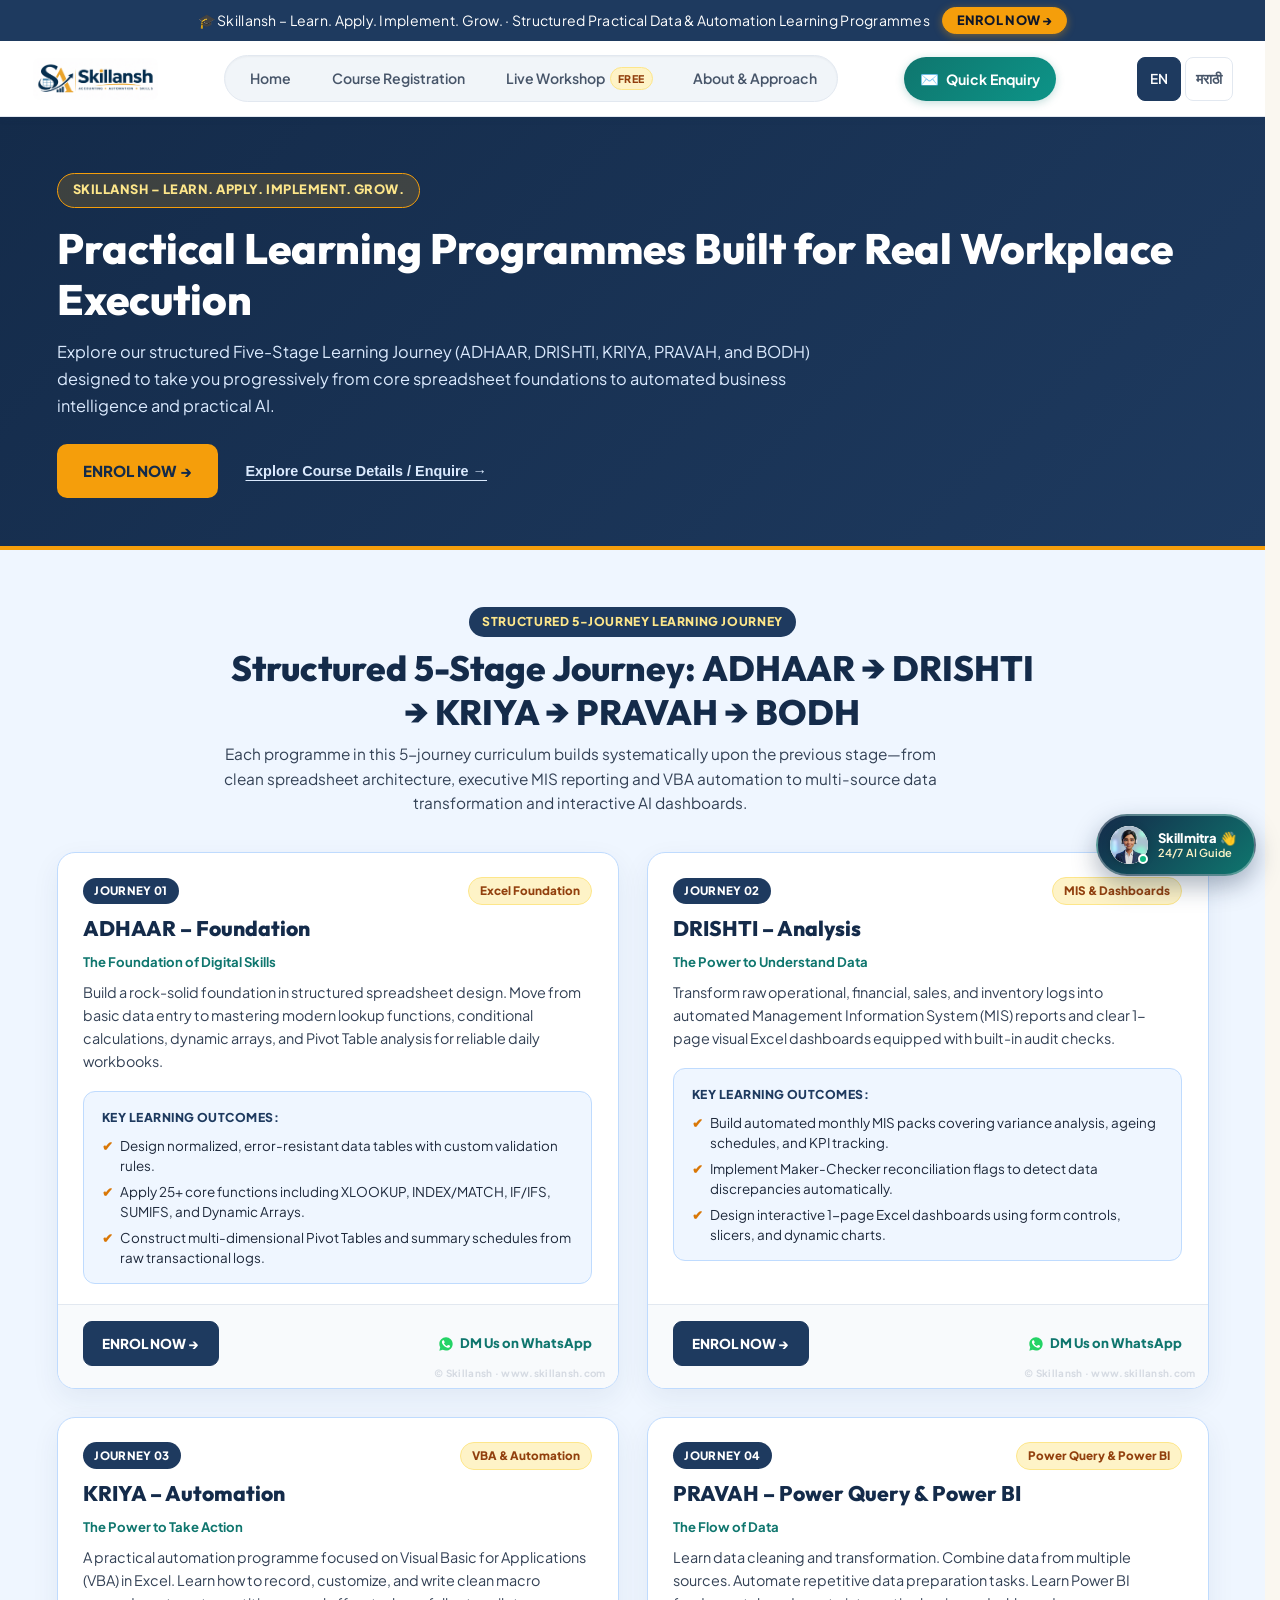
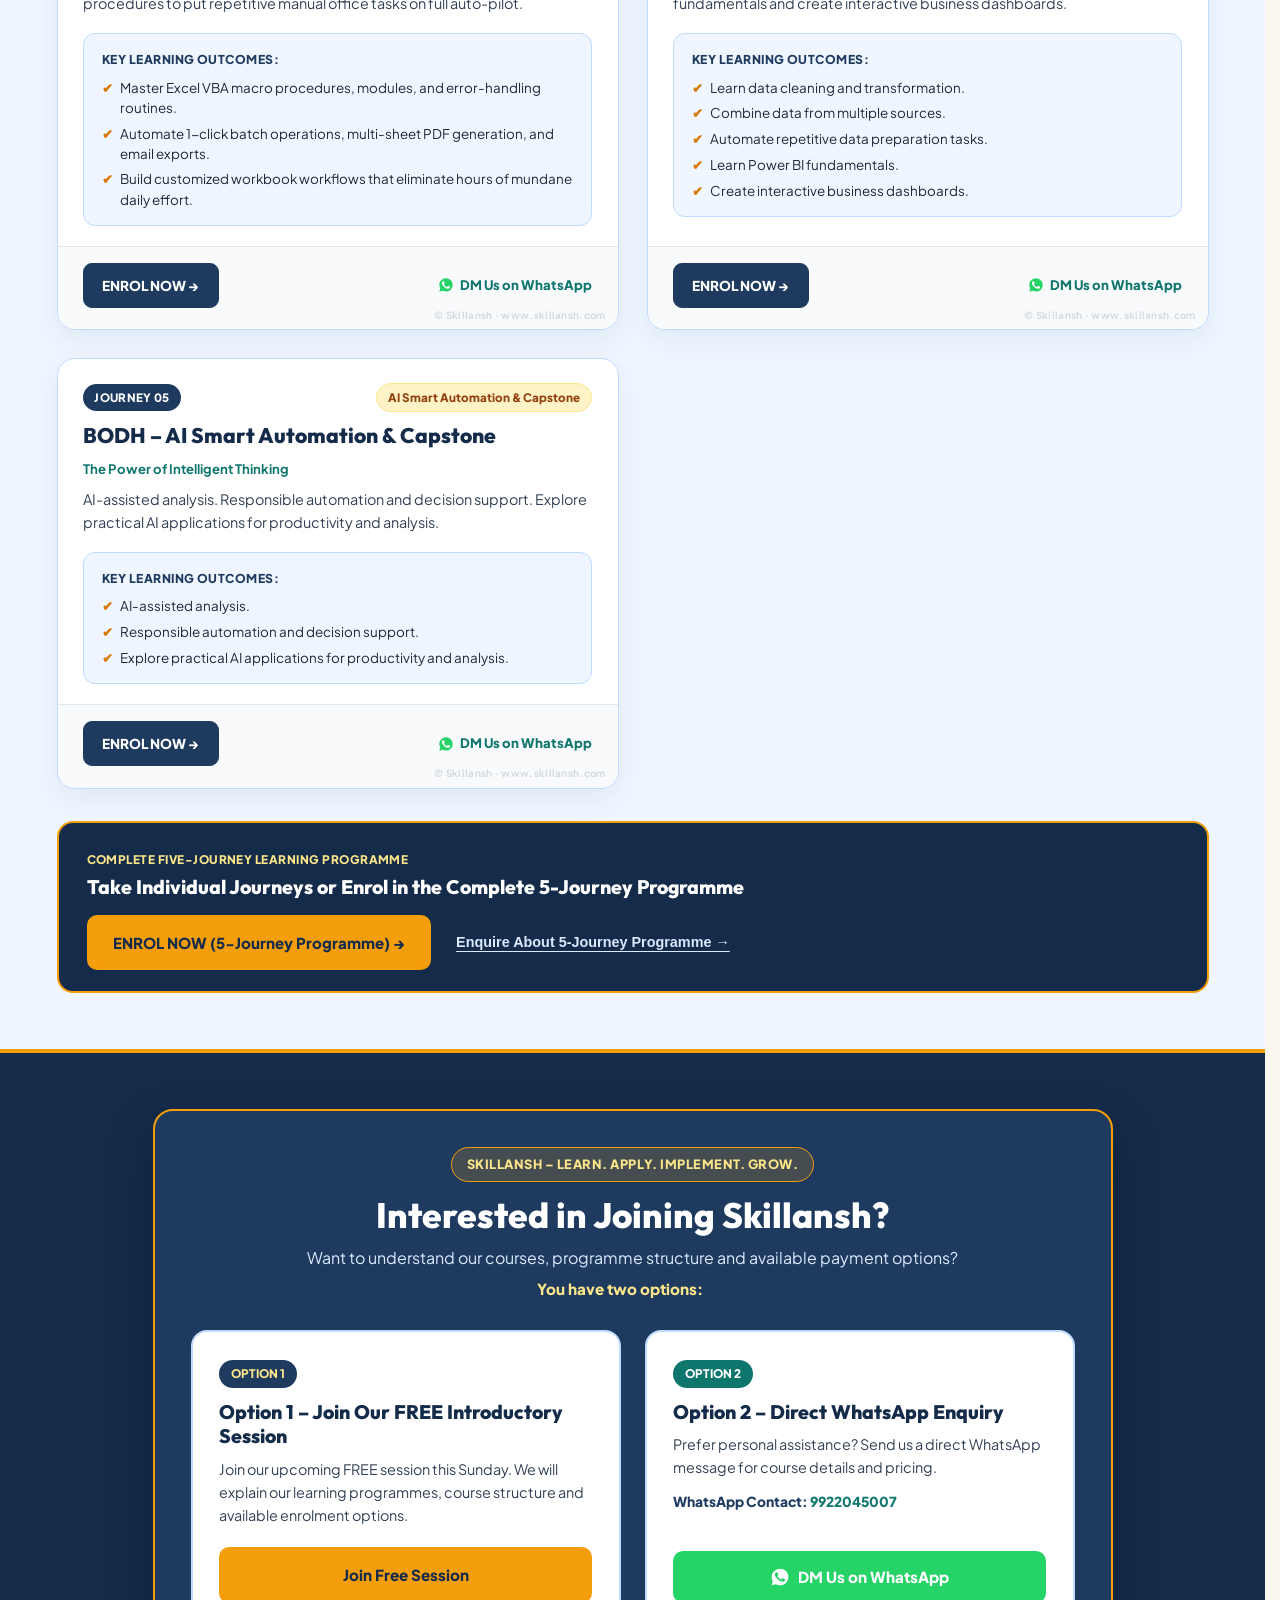
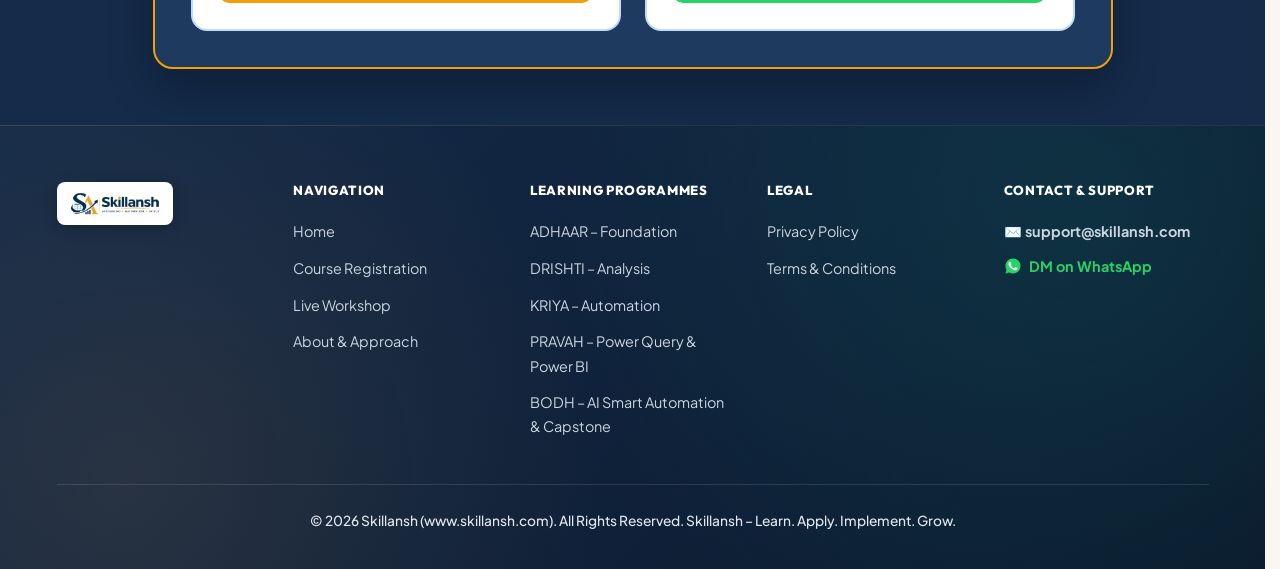
<file: courses.html>
<!DOCTYPE html>
<html lang="en">
<head>
  <meta charset="UTF-8">
  <meta name="viewport" content="width=device-width, initial-scale=1.0">
  <title>Skillansh | Courses &amp; Learning Programmes – 5-Journey Learning Journey</title>
  <meta name="description" content="Explore Skillansh practical learning programmes: the 5-Journey Learning Journey (ADHAAR, DRISHTI, KRIYA, PRAVAH, and BODH) designed for workplace data, reporting, automation, and AI.">
  <link rel="canonical" href="https://www.skillansh.com/courses.html">
  <meta property="og:type" content="website">
  <meta property="og:site_name" content="Skillansh">
  <meta property="og:url" content="https://www.skillansh.com/courses.html">
  <meta property="og:title" content="Skillansh | Courses &amp; Learning Programmes">
  <meta property="og:description" content="Skillansh – Learn. Apply. Implement. Grow. Explore ADHAAR, DRISHTI, KRIYA, PRAVAH, and BODH.">
  <meta property="og:image" content="https://www.skillansh.com/logo.png">
  <meta name="theme-color" content="#1E3A5F">
  <link rel="preconnect" href="https://fonts.googleapis.com">
  <link rel="preconnect" href="https://fonts.gstatic.com" crossorigin>
  <link href="https://fonts.googleapis.com/css2?family=Outfit:wght@500;600;700;800&family=Plus+Jakarta+Sans:wght@400;500;600;700&family=Noto+Sans+Devanagari:wght@400;500;600;700&display=swap" rel="stylesheet">
  <link rel="icon" type="image/png" sizes="192x192" href="/skillansh-favicon-v4.png">
  <link rel="icon" type="image/x-icon" href="/skillansh-favicon-v4.ico">
  <link rel="apple-touch-icon" sizes="180x180" href="/skillansh-apple-icon-v4.png">
  <link rel="stylesheet" href="style.css?v=20261126b">
  <link rel="stylesheet" href="chatbot.css?v=20261115c">
  <style>
    :root {
      --sk-navy: #1E3A5F;
      --sk-navy-dark: #142B4A;
      --sk-gold: #F59E0B;
      --sk-gold-soft: #FEF3C7;
      --sk-light-blue: #EFF6FF;
      --sk-light-blue-border: #BFDBFE;
      --sk-white: #FFFFFF;
    }
    .courses-hero {
      background: linear-gradient(135deg, var(--sk-navy-dark) 0%, var(--sk-navy) 100%);
      color: var(--sk-white);
      padding: 3.5rem 0 3rem;
      border-bottom: 4px solid var(--sk-gold);
    }
    .courses-hero-badge {
      display: inline-flex;
      align-items: center;
      gap: 0.45rem;
      background: rgba(245, 158, 11, 0.18);
      border: 1px solid var(--sk-gold);
      color: #FDE68A;
      padding: 0.35rem 0.95rem;
      border-radius: 999px;
      font-size: 0.8rem;
      font-weight: 800;
      text-transform: uppercase;
      letter-spacing: 0.04em;
      margin-bottom: 1rem;
    }
    .courses-hero h1 {
      font-family: 'Outfit', sans-serif;
      font-size: clamp(1.9rem, 3.5vw, 2.65rem);
      font-weight: 800;
      color: var(--sk-white);
      line-height: 1.2;
      margin-bottom: 0.85rem;
    }
    .courses-hero p {
      color: #DBEAFE;
      font-size: 1.02rem;
      line-height: 1.65;
      max-width: 780px;
      margin-bottom: 1.5rem;
    }
    .hero-actions-row {
      display: flex;
      align-items: center;
      gap: 1rem;
      flex-wrap: wrap;
    }
    .btn-gold-primary {
      background: var(--sk-gold);
      color: var(--sk-navy-dark);
      font-weight: 800;
      font-size: 0.94rem;
      padding: 0.78rem 1.5rem;
      border-radius: 10px;
      text-decoration: none;
      border: 2px solid var(--sk-gold);
      transition: all 0.2s ease;
      display: inline-flex;
      align-items: center;
      gap: 0.4rem;
    }
    .btn-gold-primary:hover {
      background: #FBBF24;
      transform: translateY(-1px);
    }
    .link-view-pricing {
      color: #DBEAFE;
      font-weight: 700;
      font-size: 0.9rem;
      text-decoration: underline;
      text-underline-offset: 4px;
      padding: 0.5rem 0.75rem;
      transition: color 0.2s ease;
    }
    .link-view-pricing:hover {
      color: #FDE68A;
    }

    .pathway-section {
      padding: 3.5rem 0;
      background: var(--sk-light-blue);
    }
    .standalone-section {
      padding: 3.5rem 0;
      background: var(--sk-white);
      border-top: 1px solid var(--sk-light-blue-border);
    }
    .pathway-header {
      max-width: 820px;
      margin: 0 auto 2.25rem;
      text-align: center;
    }
    .pathway-eyebrow {
      display: inline-block;
      background: var(--sk-navy);
      color: #FDE68A;
      font-size: 0.76rem;
      font-weight: 800;
      padding: 0.28rem 0.85rem;
      border-radius: 999px;
      text-transform: uppercase;
      letter-spacing: 0.05em;
      margin-bottom: 0.6rem;
    }
    .pathway-header h2 {
      font-family: 'Outfit', sans-serif;
      font-size: clamp(1.65rem, 2.8vw, 2.2rem);
      color: var(--sk-navy-dark);
      font-weight: 800;
      margin-bottom: 0.5rem;
    }
    .pathway-header p {
      color: #334155;
      font-size: 0.96rem;
      line-height: 1.6;
    }

    /* 4-Course Progressive Pathway Grid */
    .pathway-grid-4 {
      display: grid;
      grid-template-columns: repeat(2, 1fr);
      gap: 1.75rem;
      max-width: 1160px;
      margin: 0 auto;
    }
    @media (max-width: 860px) {
      .pathway-grid-4 {
        grid-template-columns: 1fr;
      }
    }

    /* Course Card Design (Navy, Golden Yellow, Light Blue & White) */
    .sk-course-card {
      background: var(--sk-white);
      border: 1.5px solid var(--sk-light-blue-border);
      border-radius: 18px;
      overflow: hidden;
      box-shadow: 0 10px 28px rgba(30, 58, 95, 0.07);
      display: flex;
      flex-direction: column;
      justify-content: space-between;
      transition: transform 0.2s ease, box-shadow 0.2s ease;
    }
    .sk-course-card:hover {
      transform: translateY(-3px);
      box-shadow: 0 16px 36px rgba(30, 58, 95, 0.12);
      border-color: var(--sk-navy);
    }

    /* Strictly Consistent Course Image Dimensions (16:9 / 480x240 viewBox, fixed 210px height) */
    .sk-course-img-wrap {
      width: 100%;
      height: 210px;
      background: var(--sk-navy-dark);
      border-bottom: 3px solid var(--sk-gold);
      overflow: hidden;
      position: relative;
      flex-shrink: 0;
    }
    .sk-course-img-wrap svg {
      width: 100%;
      height: 100%;
      display: block;
    }

    .sk-course-body {
      padding: 1.5rem 1.6rem 1.25rem;
      flex: 1;
      display: flex;
      flex-direction: column;
    }
    .sk-course-meta-row {
      display: flex;
      align-items: center;
      justify-content: space-between;
      gap: 0.5rem;
      flex-wrap: wrap;
      margin-bottom: 0.65rem;
    }
    .sk-step-pill {
      background: var(--sk-navy);
      color: var(--sk-white);
      font-size: 0.72rem;
      font-weight: 800;
      padding: 0.22rem 0.7rem;
      border-radius: 999px;
      letter-spacing: 0.03em;
      text-transform: uppercase;
    }
    .sk-level-pill {
      background: var(--sk-gold-soft);
      color: #92400E;
      border: 1px solid #FDE68A;
      font-size: 0.73rem;
      font-weight: 800;
      padding: 0.2rem 0.7rem;
      border-radius: 999px;
    }
    .sk-course-title {
      font-family: 'Outfit', sans-serif;
      font-size: 1.32rem;
      font-weight: 800;
      color: var(--sk-navy-dark);
      margin-bottom: 0.5rem;
      line-height: 1.3;
    }
    .sk-course-desc {
      color: #334155;
      font-size: 0.9rem;
      line-height: 1.6;
      margin-bottom: 1.1rem;
    }
    .sk-outcomes-box {
      background: var(--sk-light-blue);
      border: 1px solid var(--sk-light-blue-border);
      border-radius: 12px;
      padding: 0.95rem 1.1rem;
      margin-top: auto;
    }
    .sk-outcomes-title {
      font-size: 0.76rem;
      font-weight: 800;
      color: var(--sk-navy);
      text-transform: uppercase;
      letter-spacing: 0.04em;
      margin-bottom: 0.5rem;
    }
    .sk-outcomes-list {
      list-style: none;
      padding: 0;
      margin: 0;
    }
    .sk-outcomes-list li {
      font-size: 0.84rem;
      color: #1E293B;
      line-height: 1.5;
      margin-bottom: 0.35rem;
      display: flex;
      align-items: flex-start;
      gap: 0.45rem;
    }
    .sk-outcomes-list li:last-child {
      margin-bottom: 0;
    }
    .sk-outcomes-list .chk-gold {
      color: #D97706;
      font-weight: 900;
      flex-shrink: 0;
    }

    .sk-course-footer {
      padding: 1rem 1.6rem 1.35rem;
      border-top: 1px solid #E2E8F0;
      background: #F8FAFC;
      display: flex;
      align-items: center;
      justify-content: space-between;
      gap: 0.75rem;
      flex-wrap: wrap;
    }
    .btn-course-enquire {
      background: var(--sk-navy);
      color: var(--sk-white);
      border: 1.5px solid var(--sk-navy);
      padding: 0.62rem 1.15rem;
      border-radius: 9px;
      font-size: 0.85rem;
      font-weight: 800;
      cursor: pointer;
      text-decoration: none;
      transition: all 0.2s ease;
      display: inline-flex;
      align-items: center;
      gap: 0.35rem;
    }
    .btn-course-enquire:hover {
      background: var(--sk-gold);
      color: var(--sk-navy-dark);
      border-color: var(--sk-gold);
    }
    .link-card-pricing {
      color: var(--sk-navy);
      font-size: 0.82rem;
      font-weight: 700;
      text-decoration: underline;
      text-underline-offset: 3px;
    }
    .link-card-pricing:hover {
      color: #B45309;
    }

    /* Standalone KRIYA Feature Wrapper */
    .standalone-card-wrap {
      max-width: 820px;
      margin: 0 auto;
    }
    .standalone-card-wrap .sk-course-card {
      border: 2px solid var(--sk-navy);
    }
  </style>
</head>
<body>
  <a class="skip-link" href="#main-content">Skip to content</a>

  <header>
    <div class="top-bar">
      <div class="container">
        <span data-en="🎓 Skillansh – Learn. Apply. Implement. Grow. &middot; Structured Practical Data &amp; Automation Learning Programmes" data-mr="🎓 Skillansh – शिका. वापरा. अंमलात आणा. पुढे जा. &middot; प्रात्यक्षिक डेटा आणि ऑटोमेशन लर्निंग प्रोग्राम्स">🎓 Skillansh – Learn. Apply. Implement. Grow. &middot; Structured Practical Data &amp; Automation Learning Programmes</span>
        <a href="enroll.html" class="top-bar-cta" data-en="ENROL NOW &rarr;" data-mr="आता प्रवेश घ्या (ENROL NOW) &rarr;">ENROL NOW &rarr;</a>
      </div>
    </div>
    <div class="container nav-wrap">
      <a href="index.html" class="brand" aria-label="Skillansh home">
        <img src="skillansh-logo.png?v=20261115c" alt="Skillansh logo" width="140" height="42">
      </a>
      <nav>
        <ul class="nav-links" id="nav-links">
          <li><a href="index.html"><span data-en="Home" data-mr="होम">Home</span></a></li>
          <li><a href="enroll.html"><span data-en="Course Registration" data-mr="कोर्स नोंदणी">Course Registration</span></a></li>
          <li><a href="workshop.html"><span data-en="Live Workshop" data-mr="लाइव्ह कार्यशाळा">Live Workshop</span><span class="nav-live-chip">FREE</span></a></li>
          <li><a href="about.html"><span data-en="About &amp; Approach" data-mr="बद्दल व दृष्टिकोन">About &amp; Approach</span></a></li>
          <li><a href="contact.html"><span data-en="Contact" data-mr="संपर्क">Contact</span></a></li>
        </ul>
      </nav>
      <button type="button" class="nav-enquiry-btn" id="open-quick-enquiry-btn" aria-label="Quick Enquiry">
        <span class="nav-enquiry-icon">✉️</span>
        <span data-en="Quick Enquiry" data-mr="त्वरित विचारणा">Quick Enquiry</span>
      </button>
      <button class="mobile-menu-btn" id="mobile-menu" aria-expanded="false" aria-controls="nav-links" aria-label="Toggle menu">
        &#9776;
      </button>
      <div class="lang-switcher">
        <button class="lang-btn lang-active" data-lang="en" id="lang-en">EN</button>
        <button class="lang-btn" data-lang="mr" id="lang-mr">मराठी</button>
      </div>
    </div>
  </header>

  <main id="main-content" class="protected-copy-zone">
    <!-- ============ HERO BANNER ============ -->
    <section class="courses-hero" aria-label="Skillansh Learning Programmes">
      <div class="container">
        <span class="courses-hero-badge" data-en="Skillansh – Learn. Apply. Implement. Grow." data-mr="Skillansh – शिका. वापरा. अंमलात आणा. पुढे जा.">Skillansh – Learn. Apply. Implement. Grow.</span>
        <h1 data-en="Practical Learning Programmes Built for Real Workplace Execution" data-mr="प्रत्यक्ष ऑफिसच्या कामासाठी तयार केलेले प्रात्यक्षिक लर्निंग प्रोग्राम्स">Practical Learning Programmes Built for Real Workplace Execution</h1>
        <p data-en="Explore our structured Five-Stage Learning Journey (ADHAAR, DRISHTI, KRIYA, PRAVAH, and BODH) designed to take you progressively from core spreadsheet foundations to automated business intelligence and practical AI." data-mr="स्प्रेडशीटच्या मूळ पायापासून ते ऑटोमेटेड बिझनेस इंटेलिजन्स आणि AI पर्यंत नेणारा आमचा ५-प्रवास लर्निंग प्रवास (ADHAAR, DRISHTI, KRIYA, PRAVAH आणि BODH) जाणून घ्या.">Explore our structured Five-Stage Learning Journey (ADHAAR, DRISHTI, KRIYA, PRAVAH, and BODH) designed to take you progressively from core spreadsheet foundations to automated business intelligence and practical AI.</p>
        <div class="hero-actions-row">
          <a href="enroll.html?course=package" class="btn-gold-primary" data-en="ENROL NOW &rarr;" data-mr="आता प्रवेश घ्या (ENROL NOW) &rarr;">ENROL NOW &rarr;</a>
          <button type="button" class="link-view-pricing" style="background:none; border:none; cursor:pointer;" onclick="openCourseEnquiry('Skillansh Learning Programmes')" data-en="Explore Course Details / Enquire &rarr;" data-mr="कोर्स तपशील / विचारणा करा &rarr;">Explore Course Details / Enquire &rarr;</button>
        </div>
      </div>
    </section>

    <!-- ============ SECTION 1: THE FIVE-JOURNEY LEARNING JOURNEY ============ -->
    <section class="pathway-section" id="four-course-pathway" aria-label="Five-Journey Learning Journey">
      <div class="container">
        <div class="pathway-header">
          <span class="pathway-eyebrow" data-en="Structured 5-Journey Learning Journey" data-mr="रचनाबद्ध ५-प्रवास लर्निंग प्रवास">Structured 5-Journey Learning Journey</span>
          <h2 data-en="Structured 5-Stage Journey: ADHAAR &rarr; DRISHTI &rarr; KRIYA &rarr; PRAVAH &rarr; BODH" data-mr="५ टप्प्यांचा प्रवास: आधार &rarr; दृष्टी &rarr; क्रिया &rarr; प्रवाह &rarr; बोध">Structured 5-Stage Journey: ADHAAR &rarr; DRISHTI &rarr; KRIYA &rarr; PRAVAH &rarr; BODH</h2>
          <p data-en="Each programme in this 5-journey curriculum builds systematically upon the previous stage—from clean spreadsheet architecture, executive MIS reporting and VBA automation to multi-source data transformation and interactive AI dashboards." data-mr="या ५-प्रवास अभ्यासक्रमातील प्रत्येक कोर्स पुढील टप्प्यासाठी मजबूत पाया तयार करतो—स्प्रेडशीट रचनेपासून ते MIS रिपोर्टिंग, VBA ऑटोमेशन, डेटा ट्रान्सफॉर्मेशन आणि Power BI व AI पर्यंत.">Each programme in this 5-journey curriculum builds systematically upon the previous stage—from clean spreadsheet architecture, executive MIS reporting and VBA automation to multi-source data transformation and interactive AI dashboards.</p>
        </div>

        <div class="pathway-grid-4">

          <!-- CARD 1: ADHAAR – Foundation -->
          <article class="sk-course-card" id="course-adhaar">
            <div>
              <div class="sk-course-body">
                <div class="sk-course-meta-row">
                  <span class="sk-step-pill" data-en="Journey 01" data-mr="प्रवास ०१">Journey 01</span>
                  <span class="sk-level-pill" data-en="Excel Foundation" data-mr="Excel फाउंडेशन">Excel Foundation</span>
                </div>
                <h3 class="sk-course-title" data-en="ADHAAR – Foundation" data-mr="आधार (ADHAAR) – फाउंडेशन">ADHAAR – Foundation</h3>
                <div style="font-size:0.82rem; font-weight:700; color:#0F766E; margin-bottom:0.5rem;" data-en="The Foundation of Digital Skills" data-mr="डिजिटल कौशल्यांचा पाया">The Foundation of Digital Skills</div>
                <p class="sk-course-desc" data-en="Build a rock-solid foundation in structured spreadsheet design. Move from basic data entry to mastering modern lookup functions, conditional calculations, dynamic arrays, and Pivot Table analysis for reliable daily workbooks." data-mr="अचूक स्प्रेडशीट रचनेचा मजबूत पाया तयार करा. बेसिक डेटा एन्ट्रीपासून ते आधुनिक लुकअप फॉर्म्युले, डायनॅमिक सूत्रे आणि Pivot Table विश्लेषणापर्यंत सर्व काही प्रात्यक्षिकासह शिका.">Build a rock-solid foundation in structured spreadsheet design. Move from basic data entry to mastering modern lookup functions, conditional calculations, dynamic arrays, and Pivot Table analysis for reliable daily workbooks.</p>

                <div class="sk-outcomes-box">
                  <div class="sk-outcomes-title" data-en="Key Learning Outcomes:" data-mr="मुख्य शिक्षण निष्पत्ती:">Key Learning Outcomes:</div>
                  <ul class="sk-outcomes-list">
                    <li><span class="chk-gold">✔</span> <span data-en="Design normalized, error-resistant data tables with custom validation rules." data-mr="डेटा व्हॅलिडेशन नियमांसह चूक-मुक्त आणि सुटसुटीत डेटा टेबल्स तयार करणे.">Design normalized, error-resistant data tables with custom validation rules.</span></li>
                    <li><span class="chk-gold">✔</span> <span data-en="Apply 25+ core functions including XLOOKUP, INDEX/MATCH, IF/IFS, SUMIFS, and Dynamic Arrays." data-mr="XLOOKUP, INDEX/MATCH, IF/IFS, SUMIFS आणि Dynamic Arrays सह २५+ महत्त्वाचे फॉर्म्युले वापरणे.">Apply 25+ core functions including XLOOKUP, INDEX/MATCH, IF/IFS, SUMIFS, and Dynamic Arrays.</span></li>
                    <li><span class="chk-gold">✔</span> <span data-en="Construct multi-dimensional Pivot Tables and summary schedules from raw transactional logs." data-mr="कच्च्या डेटामधून Pivot Tables आणि सारांश रिपोर्ट्स तयार करणे.">Construct multi-dimensional Pivot Tables and summary schedules from raw transactional logs.</span></li>
                  </ul>
                </div>
              </div>
            </div>

            <div class="sk-course-footer">
              <a href="enroll.html?course=adhaar" class="btn-course-enquire" data-en="ENROL NOW &rarr;" data-mr="प्रवेश घ्या (ENROL NOW) &rarr;">ENROL NOW &rarr;</a>
              <a href="https://wa.me/919922045007?text=Hello%20Skillansh%20Team,%20I%20would%20like%20to%20know%20more%20about%20your%20learning%20programmes%20and%20course%20details." target="_blank" rel="noopener noreferrer" class="link-card-pricing" style="display:inline-flex; align-items:center; gap:0.35rem; color:#0F766E; font-weight:800; text-decoration:none;" data-en="DM Us on WhatsApp" data-mr="WhatsApp वर मेसेज करा">
                <svg width="16" height="16" viewBox="0 0 24 24" fill="none" xmlns="http://www.w3.org/2000/svg" style="vertical-align:middle; flex-shrink:0;" aria-hidden="true"><path fill="#25D366" d="M12.004 2C6.48 2 2 6.48 2 12.004c0 1.762.458 3.483 1.332 5.006L2 22l5.122-1.342c1.472.804 3.125 1.228 4.882 1.228h.004c5.524 0 10.004-4.48 10.004-10.004 0-2.67-1.04-5.18-2.93-7.07A9.94 9.94 0 0012.004 2z"/><path fill="#FFFFFF" d="M17.51 14.39c-.3-.15-1.78-.88-2.06-.98-.28-.1-.48-.15-.68.15-.2.3-.78.98-.95 1.18-.18.2-.35.23-.65.08-.3-.15-1.27-.47-2.42-1.49-.9-.8-1.5-1.78-1.68-2.08-.17-.3-.02-.46.13-.61.13-.13.3-.35.45-.52.15-.18.2-.3.3-.5.1-.2.05-.38-.02-.53-.08-.15-.68-1.63-.93-2.24-.24-.58-.49-.5-.68-.51h-.58c-.2 0-.53.08-.8.38-.28.3-1.05 1.03-1.05 2.51s1.08 2.91 1.23 3.11c.15.2 2.12 3.24 5.14 4.54.72.31 1.28.5 1.72.64.72.23 1.38.2 1.9.12.58-.09 1.78-.73 2.03-1.43.25-.7.25-1.3.18-1.43-.08-.12-.28-.2-.58-.35z"/></svg>
                <span>DM Us on WhatsApp</span>
              </a>
            </div>
          </article>

          <!-- CARD 2: DRISHTI – Analysis -->
          <article class="sk-course-card" id="course-drishti">
            <div>
              <div class="sk-course-body">
                <div class="sk-course-meta-row">
                  <span class="sk-step-pill" data-en="Journey 02" data-mr="प्रवास ०२">Journey 02</span>
                  <span class="sk-level-pill" data-en="MIS &amp; Dashboards" data-mr="MIS आणि डॅशबोर्ड्स">MIS &amp; Dashboards</span>
                </div>
                <h3 class="sk-course-title" data-en="DRISHTI – Analysis" data-mr="दृष्टी (DRISHTI) – ॲनालिसिस">DRISHTI – Analysis</h3>
                <div style="font-size:0.82rem; font-weight:700; color:#0F766E; margin-bottom:0.5rem;" data-en="The Power to Understand Data" data-mr="डेटा समजून घेण्याची ताकद">The Power to Understand Data</div>
                <p class="sk-course-desc" data-en="Transform raw operational, financial, sales, and inventory logs into automated Management Information System (MIS) reports and clear 1-page visual Excel dashboards equipped with built-in audit checks." data-mr="दैनंदिन सेल्स, अकाउंट्स, फायनान्स आणि ऑपरेशन्सच्या नोंदींचे रूपांतर ऑटोमेटेड मासिक MIS रिपोर्ट्स आणि १-पेज आकर्षक Excel डॅशबोर्डमध्ये करायला शिका.">Transform raw operational, financial, sales, and inventory logs into automated Management Information System (MIS) reports and clear 1-page visual Excel dashboards equipped with built-in audit checks.</p>

                <div class="sk-outcomes-box">
                  <div class="sk-outcomes-title" data-en="Key Learning Outcomes:" data-mr="मुख्य शिक्षण निष्पत्ती:">Key Learning Outcomes:</div>
                  <ul class="sk-outcomes-list">
                    <li><span class="chk-gold">✔</span> <span data-en="Build automated monthly MIS packs covering variance analysis, ageing schedules, and KPI tracking." data-mr="व्हेरियन्स विश्लेषण, एजिंग रिपोर्ट्स आणि KPI ट्रॅकिंगसह ऑटोमेटेड मासिक MIS तयार करणे.">Build automated monthly MIS packs covering variance analysis, ageing schedules, and KPI tracking.</span></li>
                    <li><span class="chk-gold">✔</span> <span data-en="Implement Maker-Checker reconciliation flags to detect data discrepancies automatically." data-mr="डेटातील चुका आपोआप शोधण्यासाठी Maker-Checker पडताळणी नियंत्रणे बसवणे.">Implement Maker-Checker reconciliation flags to detect data discrepancies automatically.</span></li>
                    <li><span class="chk-gold">✔</span> <span data-en="Design interactive 1-page Excel dashboards using form controls, slicers, and dynamic charts." data-mr="स्लाइसर्स आणि डायनॅमिक चार्ट्सचा वापर करून १-पेज संवादात्मक Excel डॅशबोर्ड डिझाइन करणे.">Design interactive 1-page Excel dashboards using form controls, slicers, and dynamic charts.</span></li>
                  </ul>
                </div>
              </div>
            </div>

            <div class="sk-course-footer">
              <a href="enroll.html?course=drishti" class="btn-course-enquire" data-en="ENROL NOW &rarr;" data-mr="प्रवेश घ्या (ENROL NOW) &rarr;">ENROL NOW &rarr;</a>
              <a href="https://wa.me/919922045007?text=Hello%20Skillansh%20Team,%20I%20would%20like%20to%20know%20more%20about%20your%20learning%20programmes%20and%20course%20details." target="_blank" rel="noopener noreferrer" class="link-card-pricing" style="display:inline-flex; align-items:center; gap:0.35rem; color:#0F766E; font-weight:800; text-decoration:none;" data-en="DM Us on WhatsApp" data-mr="WhatsApp वर मेसेज करा">
                <svg width="16" height="16" viewBox="0 0 24 24" fill="none" xmlns="http://www.w3.org/2000/svg" style="vertical-align:middle; flex-shrink:0;" aria-hidden="true"><path fill="#25D366" d="M12.004 2C6.48 2 2 6.48 2 12.004c0 1.762.458 3.483 1.332 5.006L2 22l5.122-1.342c1.472.804 3.125 1.228 4.882 1.228h.004c5.524 0 10.004-4.48 10.004-10.004 0-2.67-1.04-5.18-2.93-7.07A9.94 9.94 0 0012.004 2z"/><path fill="#FFFFFF" d="M17.51 14.39c-.3-.15-1.78-.88-2.06-.98-.28-.1-.48-.15-.68.15-.2.3-.78.98-.95 1.18-.18.2-.35.23-.65.08-.3-.15-1.27-.47-2.42-1.49-.9-.8-1.5-1.78-1.68-2.08-.17-.3-.02-.46.13-.61.13-.13.3-.35.45-.52.15-.18.2-.3.3-.5.1-.2.05-.38-.02-.53-.08-.15-.68-1.63-.93-2.24-.24-.58-.49-.5-.68-.51h-.58c-.2 0-.53.08-.8.38-.28.3-1.05 1.03-1.05 2.51s1.08 2.91 1.23 3.11c.15.2 2.12 3.24 5.14 4.54.72.31 1.28.5 1.72.64.72.23 1.38.2 1.9.12.58-.09 1.78-.73 2.03-1.43.25-.7.25-1.3.18-1.43-.08-.12-.28-.2-.58-.35z"/></svg>
                <span>DM Us on WhatsApp</span>
              </a>
            </div>
          </article>

          <!-- CARD 3: KRIYA – Automation -->
          <article class="sk-course-card" id="course-kriya">
            <div>
              <div class="sk-course-body">
                <div class="sk-course-meta-row">
                  <span class="sk-step-pill" data-en="Journey 03" data-mr="प्रवास ०३">Journey 03</span>
                  <span class="sk-level-pill" data-en="VBA &amp; Automation" data-mr="VBA आणि ऑटोमेशन">VBA &amp; Automation</span>
                </div>
                <h3 class="sk-course-title" data-en="KRIYA – Automation" data-mr="क्रिया (KRIYA) – ऑटोमेशन">KRIYA – Automation</h3>
                <div style="font-size:0.82rem; font-weight:700; color:#0F766E; margin-bottom:0.5rem;" data-en="The Power to Take Action" data-mr="कृती करण्याची ताकद">The Power to Take Action</div>
                <p class="sk-course-desc" data-en="A practical automation programme focused on Visual Basic for Applications (VBA) in Excel. Learn how to record, customize, and write clean macro procedures to put repetitive manual office tasks on full auto-pilot." data-mr="Excel मधील Visual Basic for Applications (VBA) वर आधारित प्रात्यक्षिक ऑटोमेशन प्रोग्राम. रोजची मॅन्युअल कामे पूर्णपणे ऑटो-पायलटवर चालवण्यासाठी मॅक्रो कोड रेकॉर्ड करायला, एडिट करायला आणि लिहायला शिका.">A practical automation programme focused on Visual Basic for Applications (VBA) in Excel. Learn how to record, customize, and write clean macro procedures to put repetitive manual office tasks on full auto-pilot.</p>

                <div class="sk-outcomes-box">
                  <div class="sk-outcomes-title" data-en="Key Learning Outcomes:" data-mr="मुख्य शिक्षण निष्पत्ती:">Key Learning Outcomes:</div>
                  <ul class="sk-outcomes-list">
                    <li><span class="chk-gold">✔</span> <span data-en="Master Excel VBA macro procedures, modules, and error-handling routines." data-mr="Excel VBA मॅक्रो, मॉड्यूल्स आणि एरर-हँडलिंग तंत्र शिकणे.">Master Excel VBA macro procedures, modules, and error-handling routines.</span></li>
                    <li><span class="chk-gold">✔</span> <span data-en="Automate 1-click batch operations, multi-sheet PDF generation, and email exports." data-mr="१-क्लिक बॅच ऑपरेशन्स, मल्टि-शीट PDF रिपोर्ट्स आणि ईमेल निर्यातीचे ऑटोमेशन करणे.">Automate 1-click batch operations, multi-sheet PDF generation, and email exports.</span></li>
                    <li><span class="chk-gold">✔</span> <span data-en="Build customized workbook workflows that eliminate hours of mundane daily effort." data-mr="रोजचा तासनतास वेळ वाचवणारे सानुकूल ऑटोमेशन वर्कफ्लो विकसित करणे.">Build customized workbook workflows that eliminate hours of mundane daily effort.</span></li>
                  </ul>
                </div>
              </div>
            </div>

            <div class="sk-course-footer">
              <a href="enroll.html?course=kriya" class="btn-course-enquire" data-en="ENROL NOW &rarr;" data-mr="प्रवेश घ्या (ENROL NOW) &rarr;">ENROL NOW &rarr;</a>
              <a href="https://wa.me/919922045007?text=Hello%20Skillansh%20Team,%20I%20would%20like%20to%20know%20more%20about%20your%20learning%20programmes%20and%20course%20details." target="_blank" rel="noopener noreferrer" class="link-card-pricing" style="display:inline-flex; align-items:center; gap:0.35rem; color:#0F766E; font-weight:800; text-decoration:none;" data-en="DM Us on WhatsApp" data-mr="WhatsApp वर मेसेज करा">
                <svg width="16" height="16" viewBox="0 0 24 24" fill="none" xmlns="http://www.w3.org/2000/svg" style="vertical-align:middle; flex-shrink:0;" aria-hidden="true"><path fill="#25D366" d="M12.004 2C6.48 2 2 6.48 2 12.004c0 1.762.458 3.483 1.332 5.006L2 22l5.122-1.342c1.472.804 3.125 1.228 4.882 1.228h.004c5.524 0 10.004-4.48 10.004-10.004 0-2.67-1.04-5.18-2.93-7.07A9.94 9.94 0 0012.004 2z"/><path fill="#FFFFFF" d="M17.51 14.39c-.3-.15-1.78-.88-2.06-.98-.28-.1-.48-.15-.68.15-.2.3-.78.98-.95 1.18-.18.2-.35.23-.65.08-.3-.15-1.27-.47-2.42-1.49-.9-.8-1.5-1.78-1.68-2.08-.17-.3-.02-.46.13-.61.13-.13.3-.35.45-.52.15-.18.2-.3.3-.5.1-.2.05-.38-.02-.53-.08-.15-.68-1.63-.93-2.24-.24-.58-.49-.5-.68-.51h-.58c-.2 0-.53.08-.8.38-.28.3-1.05 1.03-1.05 2.51s1.08 2.91 1.23 3.11c.15.2 2.12 3.24 5.14 4.54.72.31 1.28.5 1.72.64.72.23 1.38.2 1.9.12.58-.09 1.78-.73 2.03-1.43.25-.7.25-1.3.18-1.43-.08-.12-.28-.2-.58-.35z"/></svg>
                <span>DM Us on WhatsApp</span>
              </a>
            </div>
          </article>

          <!-- CARD 4: PRAVAH – Power Query & Power BI -->
          <article class="sk-course-card" id="course-pravah">
            <div>
              <div class="sk-course-body">
                <div class="sk-course-meta-row">
                  <span class="sk-step-pill" data-en="Journey 04" data-mr="प्रवास ०४">Journey 04</span>
                  <span class="sk-level-pill" data-en="Power Query &amp; Power BI" data-mr="Power Query आणि Power BI">Power Query &amp; Power BI</span>
                </div>
                <h3 class="sk-course-title" data-en="PRAVAH – Power Query &amp; Power BI" data-mr="प्रवाह (PRAVAH) – Power Query आणि Power BI">PRAVAH – Power Query &amp; Power BI</h3>
                <div style="font-size:0.82rem; font-weight:700; color:#0F766E; margin-bottom:0.5rem;" data-en="The Flow of Data" data-mr="डेटाचा अखंड प्रवाह">The Flow of Data</div>
                <p class="sk-course-desc" data-en="Learn data cleaning and transformation. Combine data from multiple sources. Automate repetitive data preparation tasks. Learn Power BI fundamentals and create interactive business dashboards." data-mr="डेटा क्लिनिंग आणि ट्रान्सफॉर्मेशन शिका. अनेक स्रोतांमधील डेटा एकत्र करा. ऑटोमेटेड डेटा तयारी आणि Power BI डॅशबोर्ड्स बनवा.">Learn data cleaning and transformation. Combine data from multiple sources. Automate repetitive data preparation tasks. Learn Power BI fundamentals and create interactive business dashboards.</p>

                <div class="sk-outcomes-box">
                  <div class="sk-outcomes-title" data-en="Key Learning Outcomes:" data-mr="मुख्य शिक्षण निष्पत्ती:">Key Learning Outcomes:</div>
                  <ul class="sk-outcomes-list">
                    <li><span class="chk-gold">✔</span> <span data-en="Learn data cleaning and transformation." data-mr="डेटा क्लिनिंग आणि ट्रान्सफॉर्मेशन शिकणे.">Learn data cleaning and transformation.</span></li>
                    <li><span class="chk-gold">✔</span> <span data-en="Combine data from multiple sources." data-mr="विविध स्रोतांतून येणारा डेटा एकत्र करणे.">Combine data from multiple sources.</span></li>
                    <li><span class="chk-gold">✔</span> <span data-en="Automate repetitive data preparation tasks." data-mr="वारंवार करावी लागणारी डेटा तयारी स्वयंचलित करणे.">Automate repetitive data preparation tasks.</span></li>
                    <li><span class="chk-gold">✔</span> <span data-en="Learn Power BI fundamentals." data-mr="Power BI चे मूलभूत ज्ञान शिकणे.">Learn Power BI fundamentals.</span></li>
                    <li><span class="chk-gold">✔</span> <span data-en="Create interactive business dashboards." data-mr="संवादात्मक व्यावसायिक डॅशबोर्ड्स तयार करणे.">Create interactive business dashboards.</span></li>
                  </ul>
                </div>
              </div>
            </div>

            <div class="sk-course-footer">
              <a href="enroll.html?course=pravah" class="btn-course-enquire" data-en="ENROL NOW &rarr;" data-mr="प्रवेश घ्या (ENROL NOW) &rarr;">ENROL NOW &rarr;</a>
              <a href="https://wa.me/919922045007?text=Hello%20Skillansh%20Team,%20I%20would%20like%20to%20know%20more%20about%20your%20learning%20programmes%20and%20course%20details." target="_blank" rel="noopener noreferrer" class="link-card-pricing" style="display:inline-flex; align-items:center; gap:0.35rem; color:#0F766E; font-weight:800; text-decoration:none;" data-en="DM Us on WhatsApp" data-mr="WhatsApp वर मेसेज करा">
                <svg width="16" height="16" viewBox="0 0 24 24" fill="none" xmlns="http://www.w3.org/2000/svg" style="vertical-align:middle; flex-shrink:0;" aria-hidden="true"><path fill="#25D366" d="M12.004 2C6.48 2 2 6.48 2 12.004c0 1.762.458 3.483 1.332 5.006L2 22l5.122-1.342c1.472.804 3.125 1.228 4.882 1.228h.004c5.524 0 10.004-4.48 10.004-10.004 0-2.67-1.04-5.18-2.93-7.07A9.94 9.94 0 0012.004 2z"/><path fill="#FFFFFF" d="M17.51 14.39c-.3-.15-1.78-.88-2.06-.98-.28-.1-.48-.15-.68.15-.2.3-.78.98-.95 1.18-.18.2-.35.23-.65.08-.3-.15-1.27-.47-2.42-1.49-.9-.8-1.5-1.78-1.68-2.08-.17-.3-.02-.46.13-.61.13-.13.3-.35.45-.52.15-.18.2-.3.3-.5.1-.2.05-.38-.02-.53-.08-.15-.68-1.63-.93-2.24-.24-.58-.49-.5-.68-.51h-.58c-.2 0-.53.08-.8.38-.28.3-1.05 1.03-1.05 2.51s1.08 2.91 1.23 3.11c.15.2 2.12 3.24 5.14 4.54.72.31 1.28.5 1.72.64.72.23 1.38.2 1.9.12.58-.09 1.78-.73 2.03-1.43.25-.7.25-1.3.18-1.43-.08-.12-.28-.2-.58-.35z"/></svg>
                <span>DM Us on WhatsApp</span>
              </a>
            </div>
          </article>

          <!-- CARD 5: BODH – AI Smart Automation & Capstone -->
          <article class="sk-course-card" id="course-bodh">
            <div>
              <div class="sk-course-body">
                <div class="sk-course-meta-row">
                  <span class="sk-step-pill" data-en="Journey 05" data-mr="प्रवास ०५">Journey 05</span>
                  <span class="sk-level-pill" data-en="AI Smart Automation &amp; Capstone" data-mr="AI स्मार्ट ऑटोमेशन आणि कॅपस्टोन">AI Smart Automation &amp; Capstone</span>
                </div>
                <h3 class="sk-course-title" data-en="BODH – AI Smart Automation &amp; Capstone" data-mr="बोध (BODH) – AI स्मार्ट ऑटोमेशन आणि कॅपस्टोन">BODH – AI Smart Automation &amp; Capstone</h3>
                <div style="font-size:0.82rem; font-weight:700; color:#0F766E; margin-bottom:0.5rem;" data-en="The Power of Intelligent Thinking" data-mr="बुद्धिमान विचारसरणीची ताकद">The Power of Intelligent Thinking</div>
                <p class="sk-course-desc" data-en="AI-assisted analysis. Responsible automation and decision support. Explore practical AI applications for productivity and analysis." data-mr="AI-सहाय्यित ॲनालिटिक्स. जबाबदार ऑटोमेशन आणि निर्णय सहाय्य. उत्पादकता आणि विश्लेषणासाठी प्रॅक्टिकल AI चे अनुप्रयोग.">AI-assisted analysis. Responsible automation and decision support. Explore practical AI applications for productivity and analysis.</p>

                <div class="sk-outcomes-box">
                  <div class="sk-outcomes-title" data-en="Key Learning Outcomes:" data-mr="मुख्य शिक्षण निष्पत्ती:">Key Learning Outcomes:</div>
                  <ul class="sk-outcomes-list">
                    <li><span class="chk-gold">✔</span> <span data-en="AI-assisted analysis." data-mr="AI च्या मदतीने सखोल डेटा विश्लेषण करणे.">AI-assisted analysis.</span></li>
                    <li><span class="chk-gold">✔</span> <span data-en="Responsible automation and decision support." data-mr="जबाबदार ऑटोमेशन आणि निर्णय समर्थन.">Responsible automation and decision support.</span></li>
                    <li><span class="chk-gold">✔</span> <span data-en="Explore practical AI applications for productivity and analysis." data-mr="उत्पादकता आणि विश्लेषणासाठी प्रॅक्टिकल AI चा वापर करणे.">Explore practical AI applications for productivity and analysis.</span></li>
                  </ul>
                </div>
              </div>
            </div>

            <div class="sk-course-footer">
              <a href="enroll.html?course=bodh" class="btn-course-enquire" data-en="ENROL NOW &rarr;" data-mr="प्रवेश घ्या (ENROL NOW) &rarr;">ENROL NOW &rarr;</a>
              <a href="https://wa.me/919922045007?text=Hello%20Skillansh%20Team,%20I%20would%20like%20to%20know%20more%20about%20your%20learning%20programmes%20and%20course%20details." target="_blank" rel="noopener noreferrer" class="link-card-pricing" style="display:inline-flex; align-items:center; gap:0.35rem; color:#0F766E; font-weight:800; text-decoration:none;" data-en="DM Us on WhatsApp" data-mr="WhatsApp वर मेसेज करा">
                <svg width="16" height="16" viewBox="0 0 24 24" fill="none" xmlns="http://www.w3.org/2000/svg" style="vertical-align:middle; flex-shrink:0;" aria-hidden="true"><path fill="#25D366" d="M12.004 2C6.48 2 2 6.48 2 12.004c0 1.762.458 3.483 1.332 5.006L2 22l5.122-1.342c1.472.804 3.125 1.228 4.882 1.228h.004c5.524 0 10.004-4.48 10.004-10.004 0-2.67-1.04-5.18-2.93-7.07A9.94 9.94 0 0012.004 2z"/><path fill="#FFFFFF" d="M17.51 14.39c-.3-.15-1.78-.88-2.06-.98-.28-.1-.48-.15-.68.15-.2.3-.78.98-.95 1.18-.18.2-.35.23-.65.08-.3-.15-1.27-.47-2.42-1.49-.9-.8-1.5-1.78-1.68-2.08-.17-.3-.02-.46.13-.61.13-.13.3-.35.45-.52.15-.18.2-.3.3-.5.1-.2.05-.38-.02-.53-.08-.15-.68-1.63-.93-2.24-.24-.58-.49-.5-.68-.51h-.58c-.2 0-.53.08-.8.38-.28.3-1.05 1.03-1.05 2.51s1.08 2.91 1.23 3.11c.15.2 2.12 3.24 5.14 4.54.72.31 1.28.5 1.72.64.72.23 1.38.2 1.9.12.58-.09 1.78-.73 2.03-1.43.25-.7.25-1.3.18-1.43-.08-.12-.28-.2-.58-.35z"/></svg>
                <span>DM Us on WhatsApp</span>
              </a>
            </div>
          </article>

        </div>

        <!-- Pathway Enrolment Callout Bar (Zero Fees Displayed) -->
        <div style="max-width:1160px; margin:2rem auto 0; background:var(--sk-navy-dark); color:var(--sk-white); border:2px solid var(--sk-gold); border-radius:16px; padding:1.35rem 1.75rem; display:flex; align-items:center; justify-content:space-between; flex-wrap:wrap; gap:1rem;">
          <div>
            <span style="font-size:0.74rem; font-weight:800; color:#FDE68A; text-transform:uppercase; letter-spacing:0.04em;" data-en="Complete Five-Journey Learning Programme" data-mr="संपूर्ण ५-प्रवास लर्निंग प्रोग्राम">Complete Five-Journey Learning Programme</span>
            <h3 style="font-family:'Outfit',sans-serif; font-size:1.22rem; font-weight:800; color:#FFFFFF; margin-top:0.2rem;" data-en="Take Individual Journeys or Enrol in the Complete 5-Journey Programme" data-mr="स्वतंत्र प्रवास निवडा किंवा संपूर्ण ५-प्रवास प्रोग्राममध्ये प्रवेश घ्या">Take Individual Journeys or Enrol in the Complete 5-Journey Programme</h3>
          </div>
          <div style="display:flex; align-items:center; gap:0.85rem; flex-wrap:wrap;">
            <a href="enroll.html?course=package" class="btn-gold-primary" data-en="ENROL NOW (5-Journey Programme) &rarr;" data-mr="५-प्रवास प्रोग्राममध्ये प्रवेश घ्या (ENROL NOW) &rarr;">ENROL NOW (5-Journey Programme) &rarr;</a>
            <button type="button" class="link-view-pricing" style="background:none; border:none; cursor:pointer;" onclick="openCourseEnquiry('Complete 5-Journey Programme (ADHAAR + DRISHTI + KRIYA + PRAVAH + BODH)')" data-en="Enquire About 5-Journey Programme &rarr;" data-mr="५-प्रवास प्रोग्रामबद्दल विचारणा करा &rarr;">Enquire About 5-Journey Programme &rarr;</button>
          </div>
        </div>
      </div>
    </section>

    <!-- ============ SECTION 3: HOW LEARNERS CAN ENQUIRE ABOUT PRICING (MANDATORY SECTION 2) ============ -->
    <section class="pathway-section" id="interested-in-joining" style="background:var(--sk-navy-dark); color:var(--sk-white); border-top:4px solid var(--sk-gold); padding:3.5rem 0;">
      <div class="container">
        <div style="max-width:960px; margin:0 auto; background:var(--sk-navy); border:2px solid var(--sk-gold); border-radius:20px; padding:2.25rem; box-shadow:0 20px 45px rgba(0,0,0,0.25);">
          <div style="text-align:center; max-width:740px; margin:0 auto 1.75rem;">
            <span class="courses-hero-badge" style="margin-bottom:0.65rem;" data-en="Skillansh – Learn. Apply. Implement. Grow." data-mr="Skillansh – शिका. वापरा. अंमलात आणा. पुढे जा.">Skillansh – Learn. Apply. Implement. Grow.</span>
            <h2 style="font-family:'Outfit',sans-serif; font-size:clamp(1.65rem, 2.8vw, 2.2rem); font-weight:800; color:#FFFFFF; margin-bottom:0.5rem;" data-en="Interested in Joining Skillansh?" data-mr="Skillansh मध्ये सहभागी होऊ इच्छिता? (Interested in Joining Skillansh?)">Interested in Joining Skillansh?</h2>
            <p style="color:#DBEAFE; font-size:1rem; line-height:1.6; margin-bottom:0.35rem;" data-en="Want to understand our courses, programme structure and available payment options?" data-mr="आमचे कोर्सेस, अभ्यासक्रमाची रचना आणि उपलब्ध पेमेंट पर्याय समजून घ्यायचे आहेत का?">Want to understand our courses, programme structure and available payment options?</p>
            <p style="color:#FDE68A; font-weight:800; font-size:0.95rem;" data-en="You have two options:" data-mr="तुमच्याकडे दोन पर्याय आहेत:">You have two options:</p>
          </div>

          <div style="display:grid; grid-template-columns:repeat(auto-fit, minmax(300px, 1fr)); gap:1.5rem;">
            <!-- Option 1: Join Our FREE Introductory Session -->
            <div style="background:#FFFFFF; color:#1E293B; border-radius:16px; padding:1.65rem; border:2px solid #BFDBFE; display:flex; flex-direction:column; justify-content:space-between;">
              <div>
                <span style="display:inline-block; background:#1E3A5F; color:#FDE68A; font-size:0.74rem; font-weight:800; padding:0.25rem 0.75rem; border-radius:999px; text-transform:uppercase; margin-bottom:0.75rem;" data-en="Option 1" data-mr="पर्याय १">Option 1</span>
                <h3 style="font-family:'Outfit',sans-serif; font-size:1.22rem; font-weight:800; color:#142B4A; margin-bottom:0.55rem;" data-en="Option 1 – Join Our FREE Introductory Session" data-mr="पर्याय १ – आमच्या मोफत परिचयात्मक सत्रात सहभागी व्हा">Option 1 – Join Our FREE Introductory Session</h3>
                <p style="font-size:0.9rem; color:#334155; line-height:1.6; margin-bottom:1.25rem;" data-en="Join our upcoming FREE session this Sunday. We will explain our learning programmes, course structure and available enrolment options." data-mr="या रविवारी होणाऱ्या आमच्या आगामी मोफत सत्रात सहभागी व्हा. आम्ही आमचे लर्निंग प्रोग्राम्स, कोर्स स्ट्रक्चर आणि उपलब्ध प्रवेश पर्याय सविस्तर समजावून सांगू.">Join our upcoming FREE session this Sunday. We will explain our learning programmes, course structure and available enrolment options.</p>
              </div>
              <a href="https://forms.gle/TqDgYuWZYLHGGpYTA" target="_blank" rel="noopener noreferrer" class="js-free-session-btn" style="display:inline-flex; align-items:center; justify-content:center; background:#F59E0B; color:#142B4A; font-weight:800; font-size:0.95rem; padding:0.82rem 1.4rem; border-radius:10px; text-decoration:none; border:2px solid #F59E0B;" data-en="Join Free Session" data-mr="Join Free Session (मोफत सत्रात सहभागी व्हा)">Join Free Session</a>
            </div>

            <!-- Option 2: Direct WhatsApp Enquiry -->
            <div style="background:#FFFFFF; color:#1E293B; border-radius:16px; padding:1.65rem; border:2px solid #BFDBFE; display:flex; flex-direction:column; justify-content:space-between;">
              <div>
                <span style="display:inline-block; background:#0F766E; color:#FFFFFF; font-size:0.74rem; font-weight:800; padding:0.25rem 0.75rem; border-radius:999px; text-transform:uppercase; margin-bottom:0.75rem;" data-en="Option 2" data-mr="पर्याय २">Option 2</span>
                <h3 style="font-family:'Outfit',sans-serif; font-size:1.22rem; font-weight:800; color:#142B4A; margin-bottom:0.55rem;" data-en="Option 2 – Direct WhatsApp Enquiry" data-mr="पर्याय २ – थेट WhatsApp वर विचारणा करा">Option 2 – Direct WhatsApp Enquiry</h3>
                <p style="font-size:0.9rem; color:#334155; line-height:1.6; margin-bottom:0.65rem;" data-en="Prefer personal assistance? Send us a direct WhatsApp message for course details and pricing." data-mr="वैयक्तिक सहाय्य हवे आहे का? कोर्स तपशील आणि फी जाणून घेण्यासाठी आम्हाला थेट WhatsApp मेसेज पाठवा.">Prefer personal assistance? Send us a direct WhatsApp message for course details and pricing.</p>
                <div style="font-size:0.86rem; font-weight:800; color:#1E3A5F; margin-bottom:1.25rem;">WhatsApp Contact: <span style="color:#0F766E;">9922045007</span></div>
              </div>
              <a href="https://wa.me/919922045007?text=Hello%20Skillansh%20Team,%20I%20would%20like%20to%20know%20more%20about%20your%20learning%20programmes%20and%20course%20details." target="_blank" rel="noopener noreferrer" style="display:inline-flex; align-items:center; justify-content:center; gap:0.45rem; background:#25D366; color:#FFFFFF; font-weight:800; font-size:0.95rem; padding:0.82rem 1.4rem; border-radius:10px; text-decoration:none;" data-en="DM Us on WhatsApp" data-mr="DM Us on WhatsApp (WhatsApp वर मेसेज करा)">
                <svg width="20" height="20" viewBox="0 0 24 24" fill="none" xmlns="http://www.w3.org/2000/svg" style="vertical-align:middle; flex-shrink:0;" aria-hidden="true"><path fill="#FFFFFF" d="M12.004 2C6.48 2 2 6.48 2 12.004c0 1.762.458 3.483 1.332 5.006L2 22l5.122-1.342c1.472.804 3.125 1.228 4.882 1.228h.004c5.524 0 10.004-4.48 10.004-10.004 0-2.67-1.04-5.18-2.93-7.07A9.94 9.94 0 0012.004 2z"/><path fill="#25D366" d="M17.51 14.39c-.3-.15-1.78-.88-2.06-.98-.28-.1-.48-.15-.68.15-.2.3-.78.98-.95 1.18-.18.2-.35.23-.65.08-.3-.15-1.27-.47-2.42-1.49-.9-.8-1.5-1.78-1.68-2.08-.17-.3-.02-.46.13-.61.13-.13.3-.35.45-.52.15-.18.2-.3.3-.5.1-.2.05-.38-.02-.53-.08-.15-.68-1.63-.93-2.24-.24-.58-.49-.5-.68-.51h-.58c-.2 0-.53.08-.8.38-.28.3-1.05 1.03-1.05 2.51s1.08 2.91 1.23 3.11c.15.2 2.12 3.24 5.14 4.54.72.31 1.28.5 1.72.64.72.23 1.38.2 1.9.12.58-.09 1.78-.73 2.03-1.43.25-.7.25-1.3.18-1.43-.08-.12-.28-.2-.58-.35z"/></svg>
                <span>DM Us on WhatsApp</span>
              </a>
            </div>
          </div>
        </div>
      </div>
    </section>
  </main>

  <!-- ============ FOOTER ============ -->
  <footer>
    <div class="container">
      <div class="footer-grid">
        <div class="footer-col">
          <a href="index.html" class="footer-brand" aria-label="Skillansh home">
            <img src="skillansh-logo.png?v=20261115c" alt="Skillansh logo" width="120" height="36">
          </a>
        </div>
        <div class="footer-col">
          <h5 data-en="Navigation" data-mr="नेव्हिगेशन">Navigation</h5>
          <ul>
            <li><a href="index.html" data-en="Home" data-mr="होम">Home</a></li>
            <li><a href="enroll.html" data-en="Course Registration" data-mr="कोर्स नोंदणी">Course Registration</a></li>
            <li><a href="workshop.html" data-en="Live Workshop" data-mr="लाइव्ह कार्यशाळा">Live Workshop</a></li>
            <li><a href="about.html" data-en="About &amp; Approach" data-mr="बद्दल व दृष्टिकोन">About &amp; Approach</a></li>
            <li><a href="contact.html" data-en="Contact" data-mr="संपर्क">Contact</a></li>
          </ul>
        </div>
        <div class="footer-col">
          <h5 data-en="Learning Programmes" data-mr="लर्निंग प्रोग्राम्स">Learning Programmes</h5>
          <ul>
            <li><a href="#course-adhaar">ADHAAR – Foundation</a></li>
            <li><a href="#course-drishti">DRISHTI – Analysis</a></li>
            <li><a href="#course-kriya">KRIYA – Automation</a></li>
            <li><a href="#course-pravah">PRAVAH – Power Query &amp; Power BI</a></li>
            <li><a href="#course-bodh">BODH – AI Smart Automation &amp; Capstone</a></li>
          </ul>
        </div>
        <div class="footer-col">
          <h5 data-en="Legal" data-mr="कायदेशीर">Legal</h5>
          <ul>
            <li><a href="privacy.html" data-en="Privacy Policy" data-mr="गोपनीयता धोरण">Privacy Policy</a></li>
            <li><a href="terms.html" data-en="Terms &amp; Conditions" data-mr="नियम आणि अटी">Terms &amp; Conditions</a></li>
          </ul>
        </div>
        <div class="footer-col">
          <h5 data-en="Contact &amp; Support" data-mr="संपर्क व सहाय्य">Contact &amp; Support</h5>
          <ul>
            <li><a href="mailto:support@skillansh.com" style="color:#F8FAFC; font-weight:700;">✉️ support@skillansh.com</a></li>
            <li>
              <a href="https://wa.me/919922045007?text=Hello%20Skillansh%20Team,%20I%20have%20an%20enquiry." target="_blank" rel="noopener noreferrer" style="display:inline-flex; align-items:center; gap:0.45rem; color:#25D366; font-weight:700;">
                <svg width="18" height="18" viewBox="0 0 24 24" fill="none" xmlns="http://www.w3.org/2000/svg" style="vertical-align:middle; flex-shrink:0;" aria-hidden="true"><path fill="#25D366" d="M12.004 2C6.48 2 2 6.48 2 12.004c0 1.762.458 3.483 1.332 5.006L2 22l5.122-1.342c1.472.804 3.125 1.228 4.882 1.228h.004c5.524 0 10.004-4.48 10.004-10.004 0-2.67-1.04-5.18-2.93-7.07A9.94 9.94 0 0012.004 2z"/><path fill="#FFFFFF" d="M17.51 14.39c-.3-.15-1.78-.88-2.06-.98-.28-.1-.48-.15-.68.15-.2.3-.78.98-.95 1.18-.18.2-.35.23-.65.08-.3-.15-1.27-.47-2.42-1.49-.9-.8-1.5-1.78-1.68-2.08-.17-.3-.02-.46.13-.61.13-.13.3-.35.45-.52.15-.18.2-.3.3-.5.1-.2.05-.38-.02-.53-.08-.15-.68-1.63-.93-2.24-.24-.58-.49-.5-.68-.51h-.58c-.2 0-.53.08-.8.38-.28.3-1.05 1.03-1.05 2.51s1.08 2.91 1.23 3.11c.15.2 2.12 3.24 5.14 4.54.72.31 1.28.5 1.72.64.72.23 1.38.2 1.9.12.58-.09 1.78-.73 2.03-1.43.25-.7.25-1.3.18-1.43-.08-.12-.28-.2-.58-.35z"/></svg>
                <span data-en="DM on WhatsApp" data-mr="WhatsApp वर मेसेज करा">DM on WhatsApp</span>
              </a>
            </li>
          </ul>
        </div>
      </div>
      <div class="footer-note" style="border-top:1px solid rgba(255, 255, 255, 0.12); margin-top:2rem; padding-top:1.5rem; text-align:center; color:#CBD5E1; font-size:0.86rem;">
        <span data-en="© 2026 Skillansh (www.skillansh.com). All Rights Reserved. Skillansh – Learn. Apply. Implement. Grow." data-mr="© २०२६ Skillansh (www.skillansh.com). सर्व हक्क राखीव.">© 2026 Skillansh (www.skillansh.com). All Rights Reserved. Skillansh – Learn. Apply. Implement. Grow.</span>
      </div>
    </div>
  </footer>

  <script src="config.js?v=20261126a"></script>
  <script src="script.js?v=20261126b"></script>
  <script src="chatbot.js?v=20261124a" defer></script>
  <script>
    window.addEventListener('DOMContentLoaded', function() {
      var cfg = window.ACCOUNTPRO_CONFIG || {};
      var freeUrl = cfg.FREE_SESSION_REGISTRATION_URL || 'https://forms.gle/TqDgYuWZYLHGGpYTA';
      var isExternal = /^https?:\/\//i.test(freeUrl);
      document.querySelectorAll('.js-free-session-btn').forEach(function(btn) {
        btn.href = freeUrl;
        if (isExternal) {
          btn.target = '_blank';
          btn.rel = 'noopener noreferrer';
        }
      });
    });
    function openCourseEnquiry(courseTitle) {
      var overlay = document.getElementById('quick-enquiry-overlay');
      if (overlay) {
        overlay.style.display = 'flex';
        setTimeout(function() { overlay.classList.add('active'); }, 10);
        document.body.style.overflow = 'hidden';
        var topicSelect = document.getElementById('qe-topic');
        if (topicSelect) {
          var exists = false;
          for (var i = 0; i < topicSelect.options.length; i++) {
            if (topicSelect.options[i].value === courseTitle) {
              topicSelect.selectedIndex = i;
              exists = true;
              break;
            }
          }
          if (!exists) {
            var opt = document.createElement('option');
            opt.value = courseTitle;
            opt.textContent = courseTitle;
            topicSelect.appendChild(opt);
            topicSelect.value = courseTitle;
          }
        }
        var msgBox = document.getElementById('qe-message');
        if (msgBox && !msgBox.value) {
          msgBox.value = 'Please share curriculum details for ' + courseTitle + '.';
        }
      } else {
        window.location.href = 'contact.html?topic=' + encodeURIComponent(courseTitle);
      }
    }
  </script>
</body>
</html>
</file>
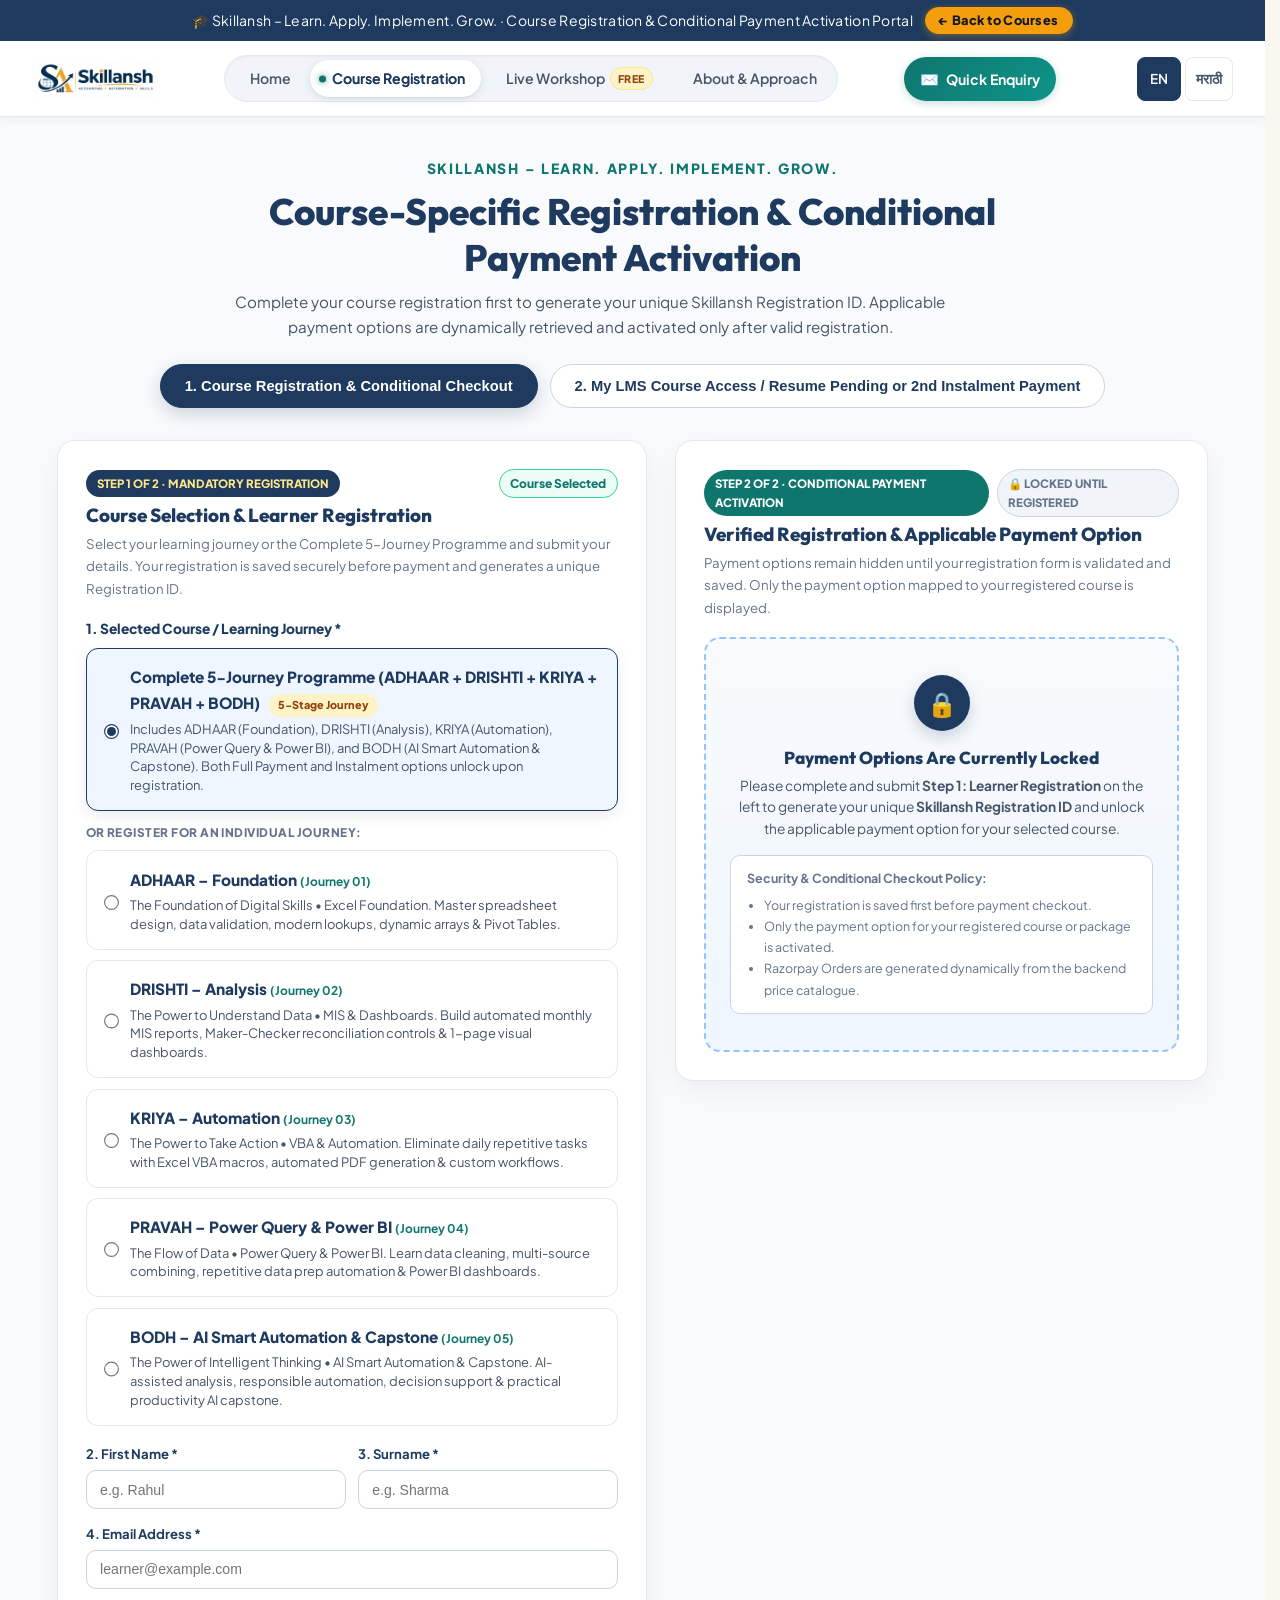
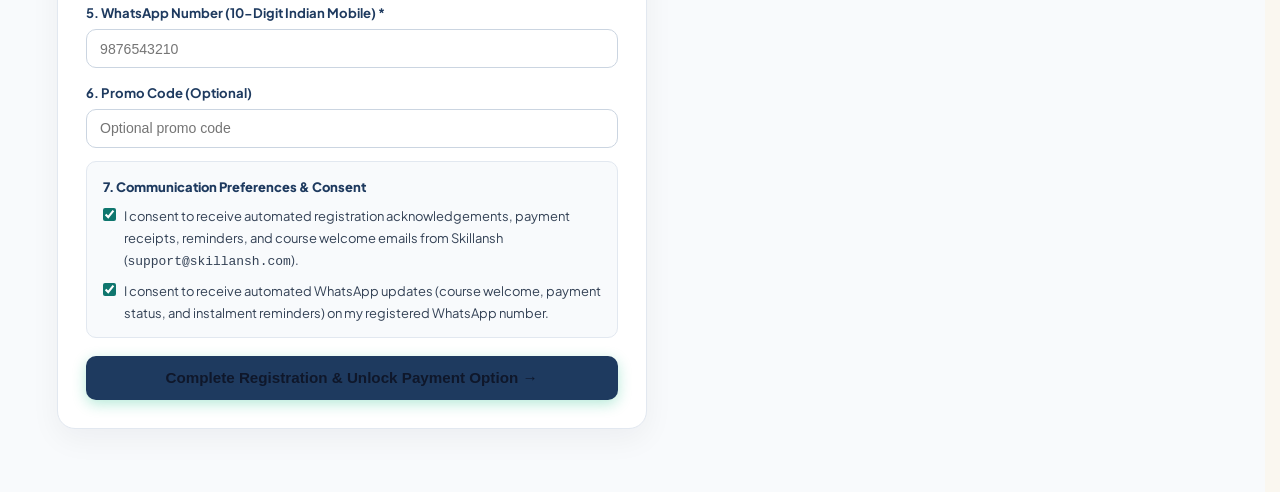
<file: enroll.html>
<!DOCTYPE html>
<html lang="en">
<head>
  <meta charset="UTF-8">
  <meta name="viewport" content="width=device-width, initial-scale=1.0">
  <title>Skillansh | Course Registration, Conditional Payment Activation &amp; Sequential LMS Portal</title>
  <meta name="description" content="Official Skillansh Course Registration, Conditional Payment Activation, 2-Instalment Checkout, and Sequential LMS Access for ADHAAR, DRISHTI, PRAVAH, BODH, and KRIYA.">
  <link rel="canonical" href="https://www.skillansh.com/enroll.html">
  <link rel="preconnect" href="https://fonts.googleapis.com">
  <link rel="preconnect" href="https://fonts.gstatic.com" crossorigin>
  <link href="https://fonts.googleapis.com/css2?family=Outfit:wght@500;600;700;800&family=Plus+Jakarta+Sans:wght@400;500;600;700&family=Noto+Sans+Devanagari:wght@400;500;600;700&display=swap" rel="stylesheet">
  <link rel="icon" type="image/png" sizes="192x192" href="/skillansh-favicon-v4.png">
  <link rel="stylesheet" href="style.css?v=20261126b">
  <script src="https://checkout.razorpay.com/v1/checkout.js"></script>
  <style>
    :root {
      --sk-navy: #1E3A5F;
      --sk-navy-dark: #142B4A;
      --sk-gold: #F59E0B;
      --sk-light-blue: #EFF6FF;
      --sk-light-blue-border: #BFDBFE;
      --sk-white: #FFFFFF;
    }
    .portal-shell {
      background: #F8FAFC;
      padding: 2.5rem 0 4rem;
      min-height: calc(100vh - 140px);
    }
    .portal-tabs {
      display: flex;
      justify-content: center;
      gap: 0.75rem;
      margin-bottom: 2rem;
      flex-wrap: wrap;
    }
    .portal-tab-btn {
      padding: 0.75rem 1.5rem;
      border-radius: 999px;
      border: 1.5px solid #CBD5E1;
      background: #FFFFFF;
      color: #1E3A5F;
      font-weight: 800;
      font-size: 0.92rem;
      cursor: pointer;
      transition: all 0.2s ease;
    }
    .portal-tab-btn.active {
      background: #1E3A5F;
      color: #FFFFFF;
      border-color: #1E3A5F;
      box-shadow: 0 6px 18px rgba(30, 58, 95, 0.2);
    }
    .reg-grid {
      display: grid;
      grid-template-columns: 1.05fr 0.95fr;
      gap: 1.75rem;
      max-width: 1180px;
      margin: 0 auto;
      align-items: start;
    }
    @media (max-width: 920px) {
      .reg-grid { grid-template-columns: 1fr; }
    }
    .reg-card {
      background: #FFFFFF;
      border: 1.5px solid #E2E8F0;
      border-radius: 18px;
      padding: 1.75rem;
      box-shadow: 0 10px 30px rgba(15, 23, 42, 0.05);
    }
    .cat-option {
      display: flex;
      justify-content: space-between;
      align-items: flex-start;
      gap: 0.85rem;
      padding: 0.95rem 1.15rem;
      border: 1.5px solid #E2E8F0;
      border-radius: 12px;
      margin-bottom: 0.65rem;
      cursor: pointer;
      transition: all 0.18s ease;
      background: #FFFFFF;
    }
    .cat-option:hover { border-color: #94A3B8; }
    .cat-option.active {
      border-color: #1E3A5F;
      background: #EFF6FF;
      box-shadow: 0 4px 14px rgba(30, 58, 95, 0.1);
    }
    .cat-option input[type="radio"] {
      margin-top: 0.25rem;
      accent-color: #1E3A5F;
      transform: scale(1.15);
    }
    .cat-title { font-weight: 800; color: #1E3A5F; font-size: 0.96rem; }
    .cat-desc { font-size: 0.81rem; color: #475569; margin-top: 0.2rem; line-height: 1.45; }
    .cat-tag {
      display: inline-block;
      font-size: 0.68rem;
      font-weight: 800;
      padding: 0.12rem 0.55rem;
      border-radius: 999px;
      background: #FEF3C7;
      color: #92400E;
      margin-left: 0.4rem;
    }
    .cat-tag-purple { background: #F3E8FF; color: #6B21A8; }

    /* Locked Payment Placeholder before Registration */
    .payment-locked-placeholder {
      background: linear-gradient(180deg, #F8FAFC 0%, #EFF6FF 100%);
      border: 2px dashed #93C5FD;
      border-radius: 16px;
      padding: 2.25rem 1.5rem;
      text-align: center;
      color: #1E3A5F;
    }
    .payment-locked-icon {
      width: 56px;
      height: 56px;
      border-radius: 50%;
      background: #1E3A5F;
      color: #FDE68A;
      font-size: 1.5rem;
      display: flex;
      align-items: center;
      justify-content: center;
      margin: 0 auto 1rem;
      box-shadow: 0 6px 16px rgba(30, 58, 95, 0.2);
    }

    /* Activated Conditional Payment Panel */
    .payment-activated-panel {
      display: none;
    }
    .reg-received-banner {
      background: #ECFDF5;
      border: 2px solid #10B981;
      border-radius: 14px;
      padding: 1.15rem 1.25rem;
      margin-bottom: 1.25rem;
    }
    .pay-opt-card {
      display: flex;
      justify-content: space-between;
      align-items: flex-start;
      gap: 0.85rem;
      padding: 1.1rem 1.2rem;
      border: 2px solid #CBD5E1;
      border-radius: 14px;
      margin-bottom: 0.85rem;
      cursor: pointer;
      background: #FFFFFF;
      transition: all 0.2s ease;
    }
    .pay-opt-card.active {
      border-color: #0F766E;
      background: #F0FDF4;
      box-shadow: 0 6px 18px rgba(15, 118, 110, 0.12);
    }
    .pay-opt-price {
      font-family: 'Outfit', sans-serif;
      font-weight: 800;
      font-size: 1.3rem;
      color: #0F766E;
      white-space: nowrap;
      text-align: right;
    }

    .summary-box {
      background: #0F172A;
      color: #F8FAFC;
      border-radius: 14px;
      padding: 1.25rem;
      margin: 1.15rem 0;
      border: 1px solid #334155;
    }
    .summary-row {
      display: flex;
      justify-content: space-between;
      gap: 0.75rem;
      padding: 0.35rem 0;
      font-size: 0.86rem;
      color: #CBD5E1;
    }
    .summary-row.total {
      border-top: 1px solid rgba(255,255,255,0.15);
      margin-top: 0.5rem;
      padding-top: 0.65rem;
      font-size: 1.12rem;
      font-weight: 800;
      color: #34D399;
    }

    .lms-course-grid {
      display: grid;
      grid-template-columns: repeat(auto-fit, minmax(260px, 1fr));
      gap: 1.15rem;
      margin-top: 1.25rem;
    }
    .lms-course-card {
      background: #FFFFFF;
      border: 1.5px solid #E2E8F0;
      border-radius: 14px;
      padding: 1.25rem;
      position: relative;
    }
    .lms-course-card.active-course {
      border-color: #10B981;
      background: linear-gradient(180deg, #FFFFFF 0%, #F0FDF4 100%);
    }
    .lms-course-card.locked-course {
      border-color: #CBD5E1;
      background: #F8FAFC;
      opacity: 0.88;
    }
    .status-pill {
      display: inline-block;
      padding: 0.2rem 0.65rem;
      border-radius: 999px;
      font-size: 0.72rem;
      font-weight: 800;
      text-transform: uppercase;
    }
    .status-active { background: #DCFCE7; color: #065F46; border: 1px solid #34D399; }
    .status-locked { background: #F1F5F9; color: #64748B; border: 1px solid #CBD5E1; }
    .status-partial { background: #FEF3C7; color: #92400E; border: 1px solid #F59E0B; }
    .status-pending { background: #FEE2E2; color: #991B1B; border: 1px solid #F87171; }
  </style>
</head>
<body>
  <header>
    <div class="top-bar">
      <div class="container">
        <span data-en="🎓 Skillansh – Learn. Apply. Implement. Grow. &middot; Course Registration &amp; Conditional Payment Activation Portal" data-mr="🎓 Skillansh – शिका. वापरा. अंमलात आणा. पुढे जा. &middot; कोर्स नोंदणी व सशर्त पेमेंट पोर्टल">🎓 Skillansh – Learn. Apply. Implement. Grow. &middot; Course Registration &amp; Conditional Payment Activation Portal</span>
        <a href="courses.html" class="top-bar-cta" data-en="&larr; Back to Courses" data-mr="&larr; कोर्सेसकडे परत जा">&larr; Back to Courses</a>
      </div>
    </div>
    <div class="container nav-wrap">
      <a href="index.html" class="brand" aria-label="Skillansh home">
        <img src="skillansh-logo.png?v=20261115c" alt="Skillansh logo" width="140" height="42">
      </a>
      <nav>
        <ul class="nav-links" id="nav-links">
          <li><a href="index.html"><span data-en="Home" data-mr="होम">Home</span></a></li>
          <li><a href="enroll.html" aria-current="page"><span data-en="Course Registration" data-mr="कोर्स नोंदणी">Course Registration</span></a></li>
          <li><a href="workshop.html"><span data-en="Live Workshop" data-mr="लाइव्ह कार्यशाळा">Live Workshop</span><span class="nav-live-chip">FREE</span></a></li>
          <li><a href="about.html"><span data-en="About &amp; Approach" data-mr="बद्दल व दृष्टिकोन">About &amp; Approach</span></a></li>
          <li><a href="contact.html"><span data-en="Contact" data-mr="संपर्क">Contact</span></a></li>
        </ul>
      </nav>
      <button type="button" class="nav-enquiry-btn" id="open-quick-enquiry-btn" aria-label="Quick Enquiry">
        <span class="nav-enquiry-icon">✉️</span>
        <span data-en="Quick Enquiry" data-mr="त्वरित विचारणा">Quick Enquiry</span>
      </button>
      <button class="mobile-menu-btn" id="mobile-menu" aria-expanded="false" aria-controls="nav-links"
        aria-label="Toggle menu">
        &#9776;
      </button>
      <div class="lang-switcher">
        <button type="button" class="lang-btn lang-active" data-lang="en" id="lang-en">EN</button>
        <button type="button" class="lang-btn" data-lang="mr" id="lang-mr">मराठी</button>
      </div>
    </div>
  </header>

  <main class="portal-shell protected-copy-zone">
    <div class="container">
      <div style="text-align:center; max-width:800px; margin:0 auto 1.5rem;">
        <span class="eyebrow" style="color:#0F766E; font-weight:800;" data-en="Skillansh – Learn. Apply. Implement. Grow." data-mr="Skillansh – शिका. वापरा. अंमलात आणा. पुढे जा.">Skillansh – Learn. Apply. Implement. Grow.</span>
        <h1 style="font-size:clamp(1.75rem, 3vw, 2.3rem); color:#1E3A5F; font-weight:800; margin:0.3rem 0 0.5rem;" data-en="Course-Specific Registration &amp; Conditional Payment Activation" data-mr="कोर्स-निहाय नोंदणी आणि सशर्त पेमेंट सक्रियता">Course-Specific Registration &amp; Conditional Payment Activation</h1>
        <p style="color:#475569; font-size:0.95rem;" data-en="Complete your course registration first to generate your unique Skillansh Registration ID. Applicable payment options are dynamically retrieved and activated only after valid registration." data-mr="तुमचा युनिक Skillansh नोंदणी क्रमांक (Registration ID) तयार करण्यासाठी आधी कोर्स नोंदणी पूर्ण करा. वैध नोंदणीनंतरच संबंधित पेमेंट पर्याय सक्रिय केले जातात.">Complete your course registration first to generate your unique Skillansh Registration ID. Applicable payment options are dynamically retrieved and activated only after valid registration.</p>
      </div>

      <!-- Mode Switcher Tabs -->
      <div class="portal-tabs">
        <button type="button" class="portal-tab-btn active" id="tab-btn-register" onclick="switchPortalTab('register')" data-en="1. Course Registration &amp; Conditional Checkout" data-mr="१. कोर्स नोंदणी आणि पेमेंट चेकआउट">1. Course Registration &amp; Conditional Checkout</button>
        <button type="button" class="portal-tab-btn" id="tab-btn-lms" onclick="switchPortalTab('lms')" data-en="2. My LMS Course Access / Resume Pending or 2nd Instalment Payment" data-mr="२. माझे LMS कोर्स अ‍ॅक्सेस / प्रलंबित किंवा २रा हप्ता पेमेंट">2. My LMS Course Access / Resume Pending or 2nd Instalment Payment</button>
      </div>

      <!-- TAB 1: STEP 1 (COURSE-SPECIFIC REGISTRATION) & STEP 2 (CONDITIONAL PAYMENT ACTIVATION) -->
      <div id="pane-register" class="reg-grid">

        <!-- LEFT COLUMN: STEP 1 – COURSE-SPECIFIC REGISTRATION FORM (NO PRICES DISPLAYED BEFORE REGISTRATION) -->
        <div class="reg-card">
          <div style="display:flex; justify-content:space-between; align-items:center; gap:0.5rem; margin-bottom:0.4rem;">
            <span style="background:#1E3A5F; color:#FDE68A; font-size:0.72rem; font-weight:800; padding:0.22rem 0.7rem; border-radius:999px; text-transform:uppercase;" data-en="Step 1 of 2 &middot; Mandatory Registration" data-mr="टप्पा १ / २ &middot; अनिवार्य नोंदणी">Step 1 of 2 &middot; Mandatory Registration</span>
            <span id="preselected-course-badge" style="font-size:0.75rem; font-weight:800; color:#0F766E; background:#ECFDF5; border:1px solid #34D399; padding:0.2rem 0.65rem; border-radius:999px;" data-en="Course Selected" data-mr="कोर्स निवडला आहे">Course Selected</span>
          </div>
          <h3 style="color:#1E3A5F; font-size:1.18rem; font-weight:800; margin-bottom:0.3rem;" data-en="Course Selection &amp; Learner Registration" data-mr="कोर्स निवड आणि विद्यार्थी नोंदणी">Course Selection &amp; Learner Registration</h3>
          <p style="color:#64748B; font-size:0.83rem; margin-bottom:1rem;" data-en="Select your learning journey or the Complete 5-Journey Programme and submit your details. Your registration is saved securely before payment and generates a unique Registration ID." data-mr="तुमचा लर्निंग टप्पा किंवा संपूर्ण ५-टप्प्यांचा प्रोग्राम निवडा आणि तुमची माहिती सबमिट करा. पेमेंटपूर्वी तुमची नोंदणी सुरक्षितपणे जतन होऊन युनिक Registration ID तयार केला जातो.">Select your learning journey or the Complete 5-Journey Programme and submit your details. Your registration is saved securely before payment and generates a unique Registration ID.</p>

          <form id="skillansh-reg-form" novalidate>
            <!-- Course / Package Selection (Zero Prices Displayed Prior to Registration Submission) -->
            <div style="margin-bottom:1.1rem;">
              <label style="display:block; font-weight:800; color:#1E3A5F; font-size:0.86rem; margin-bottom:0.5rem;" data-en="1. Selected Course / Learning Journey *" data-mr="१. निवडलेला कोर्स / लर्निंग प्रवास *">1. Selected Course / Learning Journey *</label>

              <!-- Complete 5-Journey Programme (ADHAAR + DRISHTI + KRIYA + PRAVAH + BODH) -->
              <label class="cat-option active" id="opt-course-package">
                <div style="display:flex; gap:0.75rem;">
                  <input type="radio" name="selected_course" value="package" checked>
                  <div>
                    <div class="cat-title"><span data-en="Complete 5-Journey Programme (ADHAAR + DRISHTI + KRIYA + PRAVAH + BODH)" data-mr="संपूर्ण ५-टप्प्यांचा प्रोग्राम (ADHAAR + DRISHTI + KRIYA + PRAVAH + BODH)">Complete 5-Journey Programme (ADHAAR + DRISHTI + KRIYA + PRAVAH + BODH)</span> <span class="cat-tag" data-en="5-Stage Journey" data-mr="५-टप्प्यांचा प्रवास">5-Stage Journey</span></div>
                    <div class="cat-desc" data-en="Includes ADHAAR (Foundation), DRISHTI (Analysis), KRIYA (Automation), PRAVAH (Power Query &amp; Power BI), and BODH (AI Smart Automation &amp; Capstone). Both Full Payment and Instalment options unlock upon registration." data-mr="यामध्ये ADHAAR (फाउंडेशन), DRISHTI (विश्लेषण), KRIYA (ऑटोमेशन), PRAVAH (Power Query व Power BI) आणि BODH (AI स्मार्ट ऑटोमेशन व कॅपस्टोन) समाविष्ट आहेत. नोंदणीनंतर पूर्ण पेमेंट व हप्त्यांचे दोन्ही पर्याय खुलतात.">Includes ADHAAR (Foundation), DRISHTI (Analysis), KRIYA (Automation), PRAVAH (Power Query &amp; Power BI), and BODH (AI Smart Automation &amp; Capstone). Both Full Payment and Instalment options unlock upon registration.</div>
                  </div>
                </div>
              </label>

              <div style="margin:0.75rem 0 0.45rem; font-size:0.74rem; font-weight:800; color:#64748B; text-transform:uppercase; letter-spacing:0.04em;" data-en="Or Register for an Individual Journey:" data-mr="किंवा स्वतंत्र टप्प्यासाठी नोंदणी करा:">Or Register for an Individual Journey:</div>

              <!-- 1. ADHAAR -->
              <label class="cat-option" id="opt-course-adhaar">
                <div style="display:flex; gap:0.75rem;">
                  <input type="radio" name="selected_course" value="adhaar">
                  <div>
                    <div class="cat-title"><span data-en="ADHAAR – Foundation" data-mr="ADHAAR – फाउंडेशन">ADHAAR – Foundation</span> <span style="font-size:0.75rem; color:#0F766E; font-weight:700;" data-en="(Journey 01)" data-mr="(टप्पा ०१)">(Journey 01)</span></div>
                    <div class="cat-desc" data-en="The Foundation of Digital Skills &bull; Excel Foundation. Master spreadsheet design, data validation, modern lookups, dynamic arrays &amp; Pivot Tables." data-mr="डिजिटल कौशल्यांचा पाया &bull; Excel फाउंडेशन. स्प्रेडशीट डिझाइन, डेटा व्हॅलिडेशन, आधुनिक लूकअप फॉर्म्युले, डायनॅमिक अ‍ॅरे आणि Pivot Tables मध्ये प्राविण्य मिळवा.">The Foundation of Digital Skills &bull; Excel Foundation. Master spreadsheet design, data validation, modern lookups, dynamic arrays &amp; Pivot Tables.</div>
                  </div>
                </div>
              </label>

              <!-- 2. DRISHTI -->
              <label class="cat-option" id="opt-course-drishti">
                <div style="display:flex; gap:0.75rem;">
                  <input type="radio" name="selected_course" value="drishti">
                  <div>
                    <div class="cat-title"><span data-en="DRISHTI – Analysis" data-mr="DRISHTI – विश्लेषण">DRISHTI – Analysis</span> <span style="font-size:0.75rem; color:#0F766E; font-weight:700;" data-en="(Journey 02)" data-mr="(टप्पा ०२)">(Journey 02)</span></div>
                    <div class="cat-desc" data-en="The Power to Understand Data &bull; MIS &amp; Dashboards. Build automated monthly MIS reports, Maker-Checker reconciliation controls &amp; 1-page visual dashboards." data-mr="डेटा समजून घेण्याची क्षमता &bull; MIS आणि डॅशबोर्ड्स. स्वयंचलित मासिक MIS रिपोर्ट्स, मेकर-चेकर तपासणी नियंत्रणे आणि १-पेज व्हिज्युअल डॅशबोर्ड्स तयार करा.">The Power to Understand Data &bull; MIS &amp; Dashboards. Build automated monthly MIS reports, Maker-Checker reconciliation controls &amp; 1-page visual dashboards.</div>
                  </div>
                </div>
              </label>

              <!-- 3. KRIYA -->
              <label class="cat-option" id="opt-course-kriya">
                <div style="display:flex; gap:0.75rem;">
                  <input type="radio" name="selected_course" value="kriya">
                  <div>
                    <div class="cat-title"><span data-en="KRIYA – Automation" data-mr="KRIYA – ऑटोमेशन">KRIYA – Automation</span> <span style="font-size:0.75rem; color:#0F766E; font-weight:700;" data-en="(Journey 03)" data-mr="(टप्पा ०३)">(Journey 03)</span></div>
                    <div class="cat-desc" data-en="The Power to Take Action &bull; VBA &amp; Automation. Eliminate daily repetitive tasks with Excel VBA macros, automated PDF generation &amp; custom workflows." data-mr="कृती करण्याची क्षमता &bull; VBA आणि ऑटोमेशन. Excel VBA मॅक्रो, स्वयंचलित PDF निर्मिती आणि कस्टम वर्कफ्लो वापरून रोजची पुनरावृत्ती होणारी कामे टाळा.">The Power to Take Action &bull; VBA &amp; Automation. Eliminate daily repetitive tasks with Excel VBA macros, automated PDF generation &amp; custom workflows.</div>
                  </div>
                </div>
              </label>

              <!-- 4. PRAVAH -->
              <label class="cat-option" id="opt-course-pravah">
                <div style="display:flex; gap:0.75rem;">
                  <input type="radio" name="selected_course" value="pravah">
                  <div>
                    <div class="cat-title"><span data-en="PRAVAH – Power Query &amp; Power BI" data-mr="PRAVAH – Power Query आणि Power BI">PRAVAH – Power Query &amp; Power BI</span> <span style="font-size:0.75rem; color:#0F766E; font-weight:700;" data-en="(Journey 04)" data-mr="(टप्पा ०४)">(Journey 04)</span></div>
                    <div class="cat-desc" data-en="The Flow of Data &bull; Power Query &amp; Power BI. Learn data cleaning, multi-source combining, repetitive data prep automation &amp; Power BI dashboards." data-mr="डेटाचा प्रवाह &bull; Power Query आणि Power BI. डेटा स्वच्छता, अनेक स्रोतांचा डेटा एकत्र करणे, डेटा तयारी ऑटोमेशन आणि Power BI डॅशबोर्ड्स शिका.">The Flow of Data &bull; Power Query &amp; Power BI. Learn data cleaning, multi-source combining, repetitive data prep automation &amp; Power BI dashboards.</div>
                  </div>
                </div>
              </label>

              <!-- 5. BODH -->
              <label class="cat-option" id="opt-course-bodh">
                <div style="display:flex; gap:0.75rem;">
                  <input type="radio" name="selected_course" value="bodh">
                  <div>
                    <div class="cat-title"><span data-en="BODH – AI Smart Automation &amp; Capstone" data-mr="BODH – AI स्मार्ट ऑटोमेशन व कॅपस्टोन">BODH – AI Smart Automation &amp; Capstone</span> <span style="font-size:0.75rem; color:#0F766E; font-weight:700;" data-en="(Journey 05)" data-mr="(टप्पा ०५)">(Journey 05)</span></div>
                    <div class="cat-desc" data-en="The Power of Intelligent Thinking &bull; AI Smart Automation &amp; Capstone. AI-assisted analysis, responsible automation, decision support &amp; practical productivity AI capstone." data-mr="बुद्धिमान विचारांची ताकद &bull; AI स्मार्ट ऑटोमेशन व कॅपस्टोन. AI-सहाय्यित विश्लेषण, जबाबदार ऑटोमेशन, निर्णय सहाय्य आणि प्रॅक्टिकल उत्पादकता AI प्रोजेक्ट.">The Power of Intelligent Thinking &bull; AI Smart Automation &amp; Capstone. AI-assisted analysis, responsible automation, decision support &amp; practical productivity AI capstone.</div>
                  </div>
                </div>
              </label>
            </div>

            <div class="enrol-form-row">
              <div class="enrol-form-group">
                <label for="reg-firstname" data-en="2. First Name *" data-mr="२. पहिले नाव *">2. First Name *</label>
                <input type="text" id="reg-firstname" required placeholder="e.g. Rahul" data-placeholder-en="e.g. Rahul" data-placeholder-mr="उदा. राहुल" autocomplete="given-name">
                <span class="enrol-field-error" id="reg-err-fn" data-en="Please enter your First Name." data-mr="कृपया तुमचे पहिले नाव प्रविष्ट करा.">Please enter your First Name.</span>
              </div>
              <div class="enrol-form-group">
                <label for="reg-surname" data-en="3. Surname *" data-mr="३. आडनाव *">3. Surname *</label>
                <input type="text" id="reg-surname" required placeholder="e.g. Sharma" data-placeholder-en="e.g. Sharma" data-placeholder-mr="उदा. शर्मा" autocomplete="family-name">
                <span class="enrol-field-error" id="reg-err-ln" data-en="Please enter your Surname." data-mr="कृपया तुमचे आडनाव प्रविष्ट करा.">Please enter your Surname.</span>
              </div>
            </div>

            <div class="enrol-form-group">
              <label for="reg-email" data-en="4. Email Address *" data-mr="४. ईमेल पत्ता *">4. Email Address *</label>
              <input type="email" id="reg-email" required placeholder="learner@example.com" data-placeholder-en="learner@example.com" data-placeholder-mr="learner@example.com" autocomplete="email">
              <span class="enrol-field-error" id="reg-err-em" data-en="Please enter a valid Email Address." data-mr="कृपया वैध ईमेल पत्ता प्रविष्ट करा.">Please enter a valid Email Address.</span>
            </div>

            <div class="enrol-form-group">
              <label for="reg-whatsapp" data-en="5. WhatsApp Number (10-Digit Indian Mobile) *" data-mr="५. WhatsApp क्रमांक (१० अंकी भारतीय मोबाईल) *">5. WhatsApp Number (10-Digit Indian Mobile) *</label>
              <input type="tel" id="reg-whatsapp" required placeholder="9876543210" data-placeholder-en="9876543210" data-placeholder-mr="९८७६५४३२१०" maxlength="14" autocomplete="tel">
              <span class="enrol-field-error" id="reg-err-ph" data-en="Please enter a valid 10-digit Indian WhatsApp number." data-mr="कृपया वैध १० अंकी भारतीय WhatsApp क्रमांक प्रविष्ट करा.">Please enter a valid 10-digit Indian WhatsApp number.</span>
            </div>

            <div class="enrol-form-group">
              <label for="reg-promo" data-en="6. Promo Code (Optional)" data-mr="६. प्रोमो कोड (ऐच्छिक)">6. Promo Code (Optional)</label>
              <input type="text" id="reg-promo" placeholder="Optional promo code" data-placeholder-en="Optional promo code" data-placeholder-mr="ऐच्छिक प्रोमो कोड" autocomplete="off">
            </div>

            <!-- Separate Email & WhatsApp Communication Consent Checkboxes -->
            <div style="background:#F8FAFC; border:1px solid #E2E8F0; border-radius:10px; padding:0.85rem 1rem; margin-bottom:1.1rem; font-size:0.81rem; color:#334155;">
              <div style="font-weight:800; color:#1E3A5F; margin-bottom:0.45rem;" data-en="7. Communication Preferences &amp; Consent" data-mr="७. संवाद प्राधान्ये आणि संमती">7. Communication Preferences &amp; Consent</div>
              <label style="display:flex; align-items:flex-start; gap:0.5rem; margin-bottom:0.4rem; cursor:pointer;">
                <input type="checkbox" id="reg-consent-email" checked style="margin-top:0.2rem; accent-color:#0F766E;">
                <span data-en="I consent to receive automated registration acknowledgements, payment receipts, reminders, and course welcome emails from Skillansh (&lt;code&gt;support@skillansh.com&lt;/code&gt;)." data-mr="Skillansh (&lt;code&gt;support@skillansh.com&lt;/code&gt;) कडून स्वयंचलित नोंदणी पोचपावती, पेमेंट पावती, स्मरणपत्रे आणि कोर्स स्वागत ईमेल प्राप्त करण्यास माझी संमती आहे.">I consent to receive automated registration acknowledgements, payment receipts, reminders, and course welcome emails from Skillansh (<code>support@skillansh.com</code>).</span>
              </label>
              <label style="display:flex; align-items:flex-start; gap:0.5rem; cursor:pointer;">
                <input type="checkbox" id="reg-consent-whatsapp" checked style="margin-top:0.2rem; accent-color:#0F766E;">
                <span data-en="I consent to receive automated WhatsApp updates (course welcome, payment status, and instalment reminders) on my registered WhatsApp number." data-mr="माझ्या नोंदणीकृत WhatsApp क्रमांकावर स्वयंचलित WhatsApp अपडेट्स (कोर्स स्वागत, पेमेंट स्थिती आणि हप्त्याचे स्मरणपत्र) प्राप्त करण्यास माझी संमती आहे.">I consent to receive automated WhatsApp updates (course welcome, payment status, and instalment reminders) on my registered WhatsApp number.</span>
              </label>
            </div>

            <button type="submit" class="enrol-submit-btn" id="reg-submit-btn" style="width:100%; background:#1E3A5F;">
              <span id="reg-submit-text" data-en="Complete Registration &amp; Unlock Payment Option &rarr;" data-mr="नोंदणी पूर्ण करा व पेमेंट पर्याय सक्रिय करा &rarr;">Complete Registration &amp; Unlock Payment Option &rarr;</span>
            </button>
          </form>
        </div>

        <!-- RIGHT COLUMN: STEP 2 – CONDITIONAL PAYMENT ACTIVATION (HIDDEN/LOCKED UNTIL REGISTRATION IS SUBMITTED) -->
        <div class="reg-card">
          <div style="display:flex; justify-content:space-between; align-items:center; gap:0.5rem; margin-bottom:0.4rem;">
            <span style="background:#0F766E; color:#FFFFFF; font-size:0.72rem; font-weight:800; padding:0.22rem 0.7rem; border-radius:999px; text-transform:uppercase;" data-en="Step 2 of 2 &middot; Conditional Payment Activation" data-mr="टप्पा २ / २ &middot; सशर्त पेमेंट सक्रियता">Step 2 of 2 &middot; Conditional Payment Activation</span>
            <span id="payment-step-status-pill" class="status-pill status-locked" data-en="🔒 Locked Until Registered" data-mr="🔒 नोंदणी होईपर्यंत लॉक">🔒 Locked Until Registered</span>
          </div>
          <h3 style="color:#1E3A5F; font-size:1.18rem; font-weight:800; margin-bottom:0.3rem;" data-en="Verified Registration &amp; Applicable Payment Option" data-mr="पडताळलेली नोंदणी आणि संबंधित पेमेंट पर्याय">Verified Registration &amp; Applicable Payment Option</h3>
          <p style="color:#64748B; font-size:0.83rem; margin-bottom:1.1rem;" data-en="Payment options remain hidden until your registration form is validated and saved. Only the payment option mapped to your registered course is displayed." data-mr="तुमचा नोंदणी फॉर्म तपासला व जतन होईपर्यंत पेमेंट पर्याय लपवलेले राहतात. फक्त तुमच्या नोंदणीकृत कोर्सशी संबंधित पेमेंट पर्याय दाखवला जातो.">Payment options remain hidden until your registration form is validated and saved. Only the payment option mapped to your registered course is displayed.</p>

          <!-- STATE A: LOCKED PLACEHOLDER (Visible before registration form submission) -->
          <div id="payment-locked-box" class="payment-locked-placeholder">
            <div class="payment-locked-icon">🔒</div>
            <h4 style="font-size:1.08rem; font-weight:800; color:#1E3A5F; margin-bottom:0.4rem;" data-en="Payment Options Are Currently Locked" data-mr="पेमेंट पर्याय सध्या लॉक आहेत">Payment Options Are Currently Locked</h4>
            <p style="font-size:0.86rem; color:#475569; line-height:1.55; max-width:420px; margin:0 auto 1rem;" data-en="Please complete and submit <strong>Step 1: Learner Registration</strong> on the left to generate your unique <strong>Skillansh Registration ID</strong> and unlock the applicable payment option for your selected course." data-mr="तुमचा युनिक <strong>Skillansh Registration ID</strong> तयार करण्यासाठी व निवडलेल्या कोर्सचा पेमेंट पर्याय सक्रिय करण्यासाठी डावीकडील <strong>टप्पा १: विद्यार्थी नोंदणी</strong> पूर्ण करून सबमिट करा.">Please complete and submit <strong>Step 1: Learner Registration</strong> on the left to generate your unique <strong>Skillansh Registration ID</strong> and unlock the applicable payment option for your selected course.</p>
            <div style="font-size:0.78rem; color:#64748B; background:#FFFFFF; border:1px solid #CBD5E1; border-radius:10px; padding:0.75rem 1rem; text-align:left;">
              <strong data-en="Security &amp; Conditional Checkout Policy:" data-mr="सुरक्षा आणि सशर्त पेमेंट धोरण:">Security &amp; Conditional Checkout Policy:</strong>
              <ul style="margin:0.35rem 0 0 1.1rem; padding:0;">
                <li data-en="Your registration is saved first before payment checkout." data-mr="पेमेंट चेकआउटपूर्वी तुमची नोंदणी आधी सुरक्षितपणे जतन केली जाते.">Your registration is saved first before payment checkout.</li>
                <li data-en="Only the payment option for your registered course or package is activated." data-mr="फक्त तुमच्या नोंदणीकृत कोर्स किंवा पॅकेजसाठीच पेमेंट पर्याय सक्रिय केला जातो.">Only the payment option for your registered course or package is activated.</li>
                <li data-en="Razorpay Orders are generated dynamically from the backend price catalogue." data-mr="Razorpay ऑर्डर्स बॅकएंड किंमत यादीतून सुरक्षितपणे तयार केल्या जातात.">Razorpay Orders are generated dynamically from the backend price catalogue.</li>
              </ul>
            </div>
          </div>

          <!-- STATE B: ACTIVATED CONDITIONAL PAYMENT PANEL (Revealed only after successful registration) -->
          <div id="payment-activated-box" class="payment-activated-panel">
            <!-- Exact UX Message Required by Section 7 -->
            <div class="reg-received-banner">
              <div style="display:flex; align-items:center; gap:0.5rem; margin-bottom:0.3rem;">
                <span style="font-size:1.35rem;">✅</span>
                <h4 style="color:#065F46; font-size:1.08rem; font-weight:800; margin:0;" id="reg-ack-heading" data-en="Your Skillansh registration has been received." data-mr="तुमची Skillansh नोंदणी प्राप्त झाली आहे.">Your Skillansh registration has been received.</h4>
              </div>
              <div style="font-size:0.83rem; color:#047857; line-height:1.55;">
                <div><strong data-en="Registration ID:" data-mr="नोंदणी क्रमांक:">Registration ID:</strong> <code id="act-reg-id" style="background:#D1FAE5; padding:0.1rem 0.4rem; border-radius:4px; font-weight:800;">—</code> &middot; <strong data-en="Learner ID:" data-mr="विद्यार्थी आयडी:">Learner ID:</strong> <span id="act-learner-id">—</span></div>
                <div><strong data-en="Registered Learner:" data-mr="नोंदणीकृत विद्यार्थी:">Registered Learner:</strong> <span id="act-learner-name">—</span> (<span id="act-learner-contact">—</span>)</div>
                <div><strong data-en="Registration Status:" data-mr="नोंदणी स्थिती:">Registration Status:</strong> <span id="act-reg-status" style="font-weight:800; color:#B45309;">PAYMENT_PENDING</span></div>
              </div>
            </div>

            <!-- Dynamic Eligible Payment Options Container (1 option for Individual/KRIYA; 2 options for 4-Course Package) -->
            <div style="margin-bottom:1rem;">
              <label style="display:block; font-weight:800; color:#1E3A5F; font-size:0.86rem; margin-bottom:0.5rem;" data-en="Applicable Payment Option for Your Registered Course:" data-mr="तुमच्या नोंदणीकृत कोर्ससाठी लागू पेमेंट पर्याय:">Applicable Payment Option for Your Registered Course:</label>
              <div id="eligible-payment-options-list"></div>
            </div>

            <!-- Authoritative Backend Summary Box Before Checkout -->
            <div class="summary-box">
              <div style="font-size:0.75rem; font-weight:800; color:#FDE68A; text-transform:uppercase; margin-bottom:0.4rem;" data-en="Verified Registration &amp; Payment Summary" data-mr="पडताळलेला नोंदणी आणि पेमेंट सारांश">Verified Registration &amp; Payment Summary</div>
              <div class="summary-row">
                <span data-en="Registration ID:" data-mr="नोंदणी क्रमांक:">Registration ID:</span>
                <strong id="sum-reg-id" style="color:#FDE68A;">—</strong>
              </div>
              <div class="summary-row">
                <span data-en="Selected Course / Package:" data-mr="निवडलेला कोर्स / पॅकेज:">Selected Course / Package:</span>
                <strong id="sum-product-name" style="color:#FFFFFF; text-align:right;">—</strong>
              </div>
              <div class="summary-row">
                <span data-en="Applicable Payment Option:" data-mr="लागू पेमेंट पर्याय:">Applicable Payment Option:</span>
                <span id="sum-payment-option" style="color:#E2E8F0; text-align:right;">—</span>
              </div>
              <div class="summary-row">
                <span data-en="Total Course / Package Value:" data-mr="एकूण कोर्स / पॅकेज मूल्य:">Total Course / Package Value:</span>
                <span id="sum-total-pkg">—</span>
              </div>
              <div class="summary-row">
                <span data-en="Courses Activated After Verification:" data-mr="पडताळणीनंतर सक्रिय होणारे कोर्सेस:">Courses Activated After Verification:</span>
                <span id="sum-unlocked" style="color:#A7F3D0; font-weight:700; text-align:right;">—</span>
              </div>
              <div class="summary-row">
                <span data-en="Remaining Balance After This Payment:" data-mr="या पेमेंटनंतर शिल्लक रक्कम:">Remaining Balance After This Payment:</span>
                <span id="sum-balance">—</span>
              </div>
              <div class="summary-row total">
                <span data-en="Final Payable Amount (INR):" data-mr="अंतिम देय रक्कम (INR):">Final Payable Amount (INR):</span>
                <span id="sum-payable-now">—</span>
              </div>
            </div>

            <button type="button" class="enrol-submit-btn" id="proceed-secure-payment-btn" onclick="initiateDynamicRazorpayOrder()" style="width:100%; background:#0F766E;">
              <span id="proceed-secure-payment-text" data-en="Proceed to Secure Payment &rarr;" data-mr="सुरक्षित पेमेंटसाठी पुढे जा &rarr;">Proceed to Secure Payment &rarr;</span>
            </button>

            <!-- Notice when checkout modal is closed without completing payment -->
            <div id="checkout-dismissed-box" style="display:none; margin-top:1rem; background:#FFFBEB; border:1.5px solid #F59E0B; border-radius:12px; padding:1rem 1.15rem; font-size:0.83rem; color:#92400E;">
              <strong data-en="⏳ Registration Retained as PAYMENT_PENDING:" data-mr="⏳ नोंदणी PAYMENT_PENDING म्हणून जतन ठेवली आहे:">⏳ Registration Retained as PAYMENT_PENDING:</strong><br>
              <span data-en="Your registration (" data-mr="तुमची नोंदणी (">Your registration (</span><code id="dismissed-reg-id" style="font-weight:800;"></code><span data-en=") is safely saved. You can click &lt;strong&gt;Proceed to Secure Payment&lt;/strong&gt; above anytime to continue checkout, or resume later from Tab 2 using your Registration ID, Email, or WhatsApp number." data-mr=") सुरक्षितपणे जतन आहे. पेमेंट पूर्ण करण्यासाठी तुम्ही वरील &lt;strong&gt;सुरक्षित पेमेंटसाठी पुढे जा&lt;/strong&gt; वर क्लिक करू शकता किंवा टॅब २ मधून नोंदणी आयडी, ईमेल अथवा WhatsApp क्रमांकाद्वारे पुन्हा सुरू करू शकता.">) is safely saved. You can click <strong>Proceed to Secure Payment</strong> above anytime to continue checkout, or resume later from Tab 2 using your Registration ID, Email, or WhatsApp number.</span>
            </div>
          </div>

          <!-- STATE C: VERIFIED PAYMENT CONFIRMATION & COURSE ACTIVATION BOX -->
          <div id="reg-confirmation-box" style="display:none; margin-top:1.25rem; background:#ECFDF5; border:2px solid #10B981; border-radius:14px; padding:1.35rem;">
            <div style="font-size:1.8rem; margin-bottom:0.3rem;">🎉</div>
            <h4 style="color:#065F46; font-size:1.15rem; font-weight:800; margin-bottom:0.35rem;" id="conf-heading" data-en="Payment Verified &amp; Course Access Activated!" data-mr="पेमेंट पडताळले आणि कोर्स अ‍ॅक्सेस सक्रिय झाला!">Payment Verified &amp; Course Access Activated!</h4>
            <p style="font-size:0.86rem; color:#047857; line-height:1.55; margin-bottom:0.85rem;" id="conf-details"></p>
            <button type="button" class="btn-primary" onclick="openLmsWithCurrentLearner()" style="padding:0.65rem 1.25rem; border-radius:8px; border:none; cursor:pointer; font-weight:800;" data-en="Open My Sequential LMS Dashboard &rarr;" data-mr="माझे LMS डॅशबोर्ड उघडा &rarr;">Open My Sequential LMS Dashboard &rarr;</button>
          </div>
        </div>
      </div>

      <!-- TAB 2: SEQUENTIAL LMS ACCESS PORTAL, RESUME PENDING PAYMENT & 2ND INSTALMENT CHECKOUT -->
      <div id="pane-lms" style="display:none; max-width:1080px; margin:0 auto;">
        <div class="reg-card">
          <h3 style="color:#1E3A5F; font-size:1.22rem; font-weight:800; margin-bottom:0.35rem;" data-en="Check Sequential Course Access, Resume Pending Payment, or Pay 2nd Instalment" data-mr="कोर्स अ‍ॅक्सेस तपासा, प्रलंबित पेमेंट पूर्ण करा किंवा २रा हप्ता भरा">Check Sequential Course Access, Resume Pending Payment, or Pay 2nd Instalment</h3>
          <p style="color:#475569; font-size:0.88rem; margin-bottom:1.15rem;" data-en="Enter your registered Email Address, 10-digit WhatsApp Number, or Skillansh Registration ID (&lt;code&gt;SKL-REG-...&lt;/code&gt;) to view your unlocked courses, continue a &lt;code&gt;PAYMENT_PENDING&lt;/code&gt; registration, or pay your 2nd Instalment balance before starting DRISHTI." data-mr="तुमचे सक्रिय कोर्सेस पाहण्यासाठी, &lt;code&gt;PAYMENT_PENDING&lt;/code&gt; पेमेंट पूर्ण करण्यासाठी किंवा DRISHTI सुरू करण्यापूर्वी २ऱ्या हप्त्याची रक्कम भरण्यासाठी तुमचा नोंदणीकृत ईमेल, १० अंकी WhatsApp क्रमांक किंवा Registration ID (&lt;code&gt;SKL-REG-...&lt;/code&gt;) प्रविष्ट करा.">Enter your registered Email Address, 10-digit WhatsApp Number, or Skillansh Registration ID (<code>SKL-REG-...</code>) to view your unlocked courses, continue a <code>PAYMENT_PENDING</code> registration, or pay your 2nd Instalment balance before starting DRISHTI.</p>

          <div style="display:flex; gap:0.75rem; flex-wrap:wrap; margin-bottom:1.25rem;">
            <input type="text" id="lms-lookup-input" placeholder="Enter Registered Email, 10-Digit Mobile, or Registration ID" data-placeholder-en="Enter Registered Email, 10-Digit Mobile, or Registration ID" data-placeholder-mr="नोंदणीकृत ईमेल, १० अंकी मोबाईल किंवा Registration ID प्रविष्ट करा" style="flex:1; min-width:240px; padding:0.75rem 1rem; border:1.5px solid #CBD5E1; border-radius:10px; font-size:0.92rem;">
            <button type="button" onclick="lookupLmsAccess()" class="btn-primary" style="padding:0.75rem 1.5rem; border-radius:10px; border:none; font-weight:800; cursor:pointer;" data-en="Load My Registration &amp; LMS Access &rarr;" data-mr="माझी नोंदणी व LMS अ‍ॅक्सेस पहा &rarr;">Load My Registration &amp; LMS Access &rarr;</button>
          </div>

          <div id="lms-lookup-feedback" style="display:none; padding:0.85rem 1rem; border-radius:10px; margin-bottom:1rem; font-size:0.88rem; font-weight:700;"></div>

          <!-- Learner Status Summary Banner -->
          <div id="lms-learner-banner" style="display:none;">
            <div style="background:#0F172A; color:#F8FAFC; border-radius:14px; padding:1.25rem 1.5rem; display:flex; justify-content:space-between; align-items:center; flex-wrap:wrap; gap:1rem; margin-bottom:1.25rem;">
              <div>
                <div style="font-size:0.76rem; color:#94A3B8; font-weight:700; text-transform:uppercase;" data-en="Skillansh Registered Learner Profile" data-mr="Skillansh नोंदणीकृत विद्यार्थी प्रोफाइल">Skillansh Registered Learner Profile</div>
                <div style="font-size:1.2rem; font-weight:800; color:#FFFFFF;" id="lms-disp-name">—</div>
                <div style="font-size:0.82rem; color:#CBD5E1; margin-top:0.15rem;" id="lms-disp-meta">Reg ID: — | Course/Package: —</div>
              </div>
              <div style="text-align:right;">
                <span id="lms-disp-status-badge" class="status-pill status-partial">PAYMENT_PENDING</span>
                <div style="font-size:0.9rem; color:#FDE68A; font-weight:800; margin-top:0.35rem;" id="lms-disp-balance">Balance Due: —</div>
              </div>
            </div>

            <!-- Resume Initial Pending Payment Box (Visible when status is PAYMENT_PENDING or PENDING) -->
            <div id="lms-resume-pending-box" style="display:none; background:linear-gradient(90deg, #EFF6FF 0%, #DBEAFE 100%); border:2px solid #2563EB; border-radius:14px; padding:1.25rem 1.5rem; margin-bottom:1.5rem; align-items:center; justify-content:space-between; flex-wrap:wrap; gap:1rem;">
              <div style="flex:1; min-width:260px;">
                <div style="font-size:0.78rem; font-weight:800; color:#1E40AF; text-transform:uppercase;" data-en="⏳ Registration Saved as PAYMENT_PENDING" data-mr="⏳ नोंदणी PAYMENT_PENDING म्हणून जतन आहे">⏳ Registration Saved as PAYMENT_PENDING</div>
                <h4 style="color:#1E3A5F; font-size:1.08rem; font-weight:800; margin:0.2rem 0;" data-en="Continue Secure Payment for Your Registration" data-mr="तुमच्या नोंदणीचे सुरक्षित पेमेंट पूर्ण करा">Continue Secure Payment for Your Registration</h4>
                <p style="color:#1E293B; font-size:0.86rem; line-height:1.5;" id="lms-resume-pending-desc" data-en="Your registration is active and awaiting payment verification. All courses remain locked until payment is verified." data-mr="तुमची नोंदणी सक्रिय असून पेमेंट पडताळणी प्रलंबित आहे. पेमेंट पूर्ण होईपर्यंत सर्व कोर्सेस लॉक राहतील.">Your registration is active and awaiting payment verification. All courses remain locked until payment is verified.</p>
              </div>
              <button type="button" onclick="resumePendingRegistrationCheckout()" style="background:#1E3A5F; color:#FFFFFF; border:none; padding:0.85rem 1.5rem; border-radius:10px; font-weight:800; font-size:0.94rem; cursor:pointer; white-space:nowrap;" data-en="Continue to Secure Payment &rarr;" data-mr="सुरक्षित पेमेंटसाठी पुढे जा &rarr;">
                Continue to Secure Payment &rarr;
              </button>
            </div>

            <!-- 2nd Instalment Pay Now Alert Box (Visible only when PARTIALLY_PAID and Balance Due > 0) -->
            <div id="lms-pay-balance-box" style="display:none; background:linear-gradient(90deg, #FEF3C7 0%, #FFFBEB 100%); border:2px solid #F59E0B; border-radius:14px; padding:1.25rem 1.5rem; margin-bottom:1.5rem; align-items:center; justify-content:space-between; flex-wrap:wrap; gap:1rem;">
              <div style="flex:1; min-width:260px;">
                <div style="font-size:0.78rem; font-weight:800; color:#B45309; text-transform:uppercase;" data-en="🔓 Sequential Course Progression Notice" data-mr="🔓 क्रमिक कोर्स प्रगती सूचना">🔓 Sequential Course Progression Notice</div>
                <h4 style="color:#78350F; font-size:1.08rem; font-weight:800; margin:0.2rem 0;" data-en="Ready to Start DRISHTI – MIS &amp; Dashboards?" data-mr="DRISHTI – MIS आणि डॅशबोर्ड्स सुरू करण्यासाठी तयार आहात?">Ready to Start DRISHTI – MIS &amp; Dashboards?</h4>
                <p style="color:#92400E; font-size:0.86rem; line-height:1.5;" id="lms-pay-balance-desc" data-en="You have completed the 1st Instalment and unlocked &lt;strong&gt;ADHAAR – Excel Foundation&lt;/strong&gt;. Complete your 2nd Instalment balance before starting DRISHTI to mark your package as &lt;strong&gt;PAID&lt;/strong&gt; and immediately unlock &lt;strong&gt;DRISHTI, PRAVAH &amp;amp; BODH&lt;/strong&gt;." data-mr="तुम्ही १ला हप्ता पूर्ण करून &lt;strong&gt;ADHAAR – Excel फाउंडेशन&lt;/strong&gt; सक्रिय केले आहे. DRISHTI सुरू करण्यापूर्वी २ऱ्या हप्त्याची शिल्लक रक्कम भरून पॅकेज &lt;strong&gt;PAID&lt;/strong&gt; करा आणि &lt;strong&gt;DRISHTI, PRAVAH आणि BODH&lt;/strong&gt; त्वरित अनलॉक करा.">You have completed the 1st Instalment and unlocked <strong>ADHAAR – Excel Foundation</strong>. Complete your 2nd Instalment balance before starting DRISHTI to mark your package as <strong>PAID</strong> and immediately unlock <strong>DRISHTI, PRAVAH &amp; BODH</strong>.</p>
              </div>
              <button type="button" id="lms-pay-balance-btn" onclick="paySecondInstalmentNow()" style="background:#D97706; color:#FFFFFF; border:none; padding:0.85rem 1.5rem; border-radius:10px; font-weight:800; font-size:0.94rem; cursor:pointer; white-space:nowrap; box-shadow:0 6px 16px rgba(217,119,6,0.3);" data-en="Pay 2nd Instalment Now &rarr;" data-mr="२रा हप्ता आता भरा &rarr;">
                Pay 2nd Instalment Now &rarr;
              </button>
            </div>

            <!-- 5 Course Cards Grid showing ACTIVE vs LOCKED state -->
            <div class="lms-course-grid" id="lms-course-cards-container"></div>

            <!-- Communication Preferences & Opt-Out Manager -->
            <div style="margin-top:1.75rem; padding-top:1.25rem; border-top:1px solid #E2E8F0; display:flex; justify-content:space-between; align-items:center; flex-wrap:wrap; gap:1rem;">
              <div>
                <h4 style="font-size:0.95rem; font-weight:800; color:#1E3A5F;" data-en="Communication Consent &amp; Opt-Out Preferences" data-mr="संवाद संमती आणि पर्याय व्यवस्थापन">Communication Consent &amp; Opt-Out Preferences</h4>
                <p style="font-size:0.8rem; color:#64748B;" data-en="Manage your Email and WhatsApp reminder preferences anytime. We respect all opt-out requests immediately." data-mr="तुमची ईमेल आणि WhatsApp स्मरणपत्र प्राधान्ये केव्हाही बदला.">Manage your Email and WhatsApp reminder preferences anytime. We respect all opt-out requests immediately.</p>
              </div>
              <div style="display:flex; gap:0.85rem; align-items:center; flex-wrap:wrap;">
                <label style="font-size:0.82rem; font-weight:700; display:flex; align-items:center; gap:0.35rem;">
                  <input type="checkbox" id="pref-email-chk" checked> <span data-en="Email Updates" data-mr="ईमेल अपडेट्स">Email Updates</span>
                </label>
                <label style="font-size:0.82rem; font-weight:700; display:flex; align-items:center; gap:0.35rem;">
                  <input type="checkbox" id="pref-wa-chk" checked> <span data-en="WhatsApp Updates" data-mr="WhatsApp अपडेट्स">WhatsApp Updates</span>
                </label>
                <button type="button" onclick="saveCommunicationPreferences()" style="background:#1E3A5F; color:#FFFFFF; border:none; padding:0.45rem 0.95rem; border-radius:8px; font-size:0.8rem; font-weight:700; cursor:pointer;" data-en="Update Preferences" data-mr="प्राधान्ये जतन करा">Update Preferences</button>
              </div>
            </div>
          </div>
        </div>
      </div>
    </div>
  </main>

  <script src="config.js?v=20261126a"></script>
  <script>
    const CFG = window.ACCOUNTPRO_CONFIG || {};
    const PLANS = CFG.PAYMENT_PLANS || {};
    const WEBHOOK_URL = CFG.GOOGLE_SHEET_WEBHOOK_URL || '';

    function isMarathi() {
      return document.documentElement.lang === 'mr';
    }

    // Step 1 Course Key ('package', 'adhaar', 'drishti', 'pravah', 'bodh', 'kriya')
    let selectedCourseKey = 'package';
    // Step 2 Activated Registration Context (Populated ONLY after valid backend registration submission)
    let activeRegistration = null;
    // Step 2 Selected Payment Option ID ('pkg_full', 'pkg_inst1', 'adhaar', 'drishti', 'pravah', 'bodh', 'kriya')
    let selectedPaymentPlanId = null;
    let currentLearnerState = null;

    const COURSE_DISPLAY_NAMES = {
      package: 'Complete 5-Journey Programme (ADHAAR + DRISHTI + KRIYA + PRAVAH + BODH)',
      adhaar: 'ADHAAR – Foundation (Excel Foundation)',
      drishti: 'DRISHTI – Analysis (MIS & Dashboards)',
      kriya: 'KRIYA – Automation (VBA & Automation)',
      pravah: 'PRAVAH – Power Query & Power BI',
      bodh: 'BODH – AI Smart Automation & Capstone'
    };

    // Official Razorpay Payment Links mapped by Plan ID (Activated ONLY after Step 1 Registration)
    const RAZORPAY_PAYMENT_LINKS = {
      adhaar: 'https://rzp.io/rzp/10SFkB6b',
      drishti: 'https://rzp.io/rzp/JXFUSEJ7',
      pravah: 'https://rzp.io/rzp/pMRU3ZC',
      bodh: 'https://rzp.io/rzp/V8W6d1g',
      pkg_full: 'https://rzp.io/rzp/I1fMWG6j',
      pkg_inst1: 'https://rzp.io/rzp/lohKikI',
      pkg_inst2: 'https://rzp.io/rzp/I1fMWG6j'
    };

    function normalizeCourseKey(raw) {
      const c = String(raw || 'package').toLowerCase().trim();
      if (c === 'adhaar' || c === 'course1') return 'adhaar';
      if (c === 'drishti' || c === 'course2') return 'drishti';
      if (c === 'pravah' || c === 'course3') return 'pravah';
      if (c === 'bodh' || c === 'course4') return 'bodh';
      if (c === 'kriya' || c === 'course5' || c === 'vba') return 'kriya';
      return 'package';
    }

    function switchPortalTab(tab) {
      const isReg = (tab === 'register');
      document.getElementById('pane-register').style.display = isReg ? 'grid' : 'none';
      document.getElementById('pane-lms').style.display = isReg ? 'none' : 'block';
      document.getElementById('tab-btn-register').classList.toggle('active', isReg);
      document.getElementById('tab-btn-lms').classList.toggle('active', !isReg);
    }

    function updatePreselectedCourseBadge() {
      const badge = document.getElementById('preselected-course-badge');
      if (!badge) return;
      badge.dataset.dynamicSelected = '1';
      const label = (selectedCourseKey === 'package')
        ? (isMarathi() ? '५-टप्प्यांचा प्रोग्राम' : '5-Journey Programme')
        : selectedCourseKey.toUpperCase();
      badge.textContent = (isMarathi() ? 'निवडलेला कोर्स: ' : 'Selected: ') + label;
    }

    // Handle Course Radio Changes in Step 1 (If learner changes course after registering, re-lock Step 2 until re-submitted)
    document.querySelectorAll('input[name="selected_course"]').forEach(radio => {
      radio.addEventListener('change', () => {
        selectedCourseKey = radio.value;
        document.querySelectorAll('.cat-option').forEach(el => el.classList.remove('active'));
        const card = document.getElementById('opt-course-' + selectedCourseKey);
        if (card) card.classList.add('active');

        updatePreselectedCourseBadge();

        if (activeRegistration && activeRegistration.courseKey !== selectedCourseKey) {
          lockPaymentStepForCourseChange();
        }
      });
    });

    function lockPaymentStepForCourseChange() {
      activeRegistration = null;
      selectedPaymentPlanId = null;
      document.getElementById('payment-locked-box').style.display = 'block';
      document.getElementById('payment-activated-box').style.display = 'none';
      document.getElementById('reg-confirmation-box').style.display = 'none';
      const pill = document.getElementById('payment-step-status-pill');
      pill.className = 'status-pill status-locked';
      pill.textContent = isMarathi() ? '🔒 नवीन निवडीसाठी नोंदणी सबमिट करा' : '🔒 Submit Registration for New Selection';
      const regBtnTxt = document.getElementById('reg-submit-text');
      regBtnTxt.textContent = isMarathi() ? 'नोंदणी पूर्ण करा व पेमेंट पर्याय सक्रिय करा →' : 'Complete Registration & Unlock Payment Option →';
    }

    // STEP 1 SUBMIT: Validate Mandatory Info, Generate Unique Registration ID, Save Registration Before Payment, and Activate Conditional Payment Options
    document.getElementById('skillansh-reg-form').addEventListener('submit', async (e) => {
      e.preventDefault();
      const fn = document.getElementById('reg-firstname').value.trim();
      const ln = document.getElementById('reg-surname').value.trim();
      const em = document.getElementById('reg-email').value.trim();
      const phRaw = document.getElementById('reg-whatsapp').value.replace(/\D/g, '');
      const ph10 = phRaw.slice(-10);
      const promo = document.getElementById('reg-promo').value.trim().toUpperCase();
      const emailConsent = document.getElementById('reg-consent-email') ? document.getElementById('reg-consent-email').checked : true;
      const whatsappConsent = document.getElementById('reg-consent-whatsapp') ? document.getElementById('reg-consent-whatsapp').checked : true;

      document.getElementById('reg-err-fn').style.display = fn ? 'none' : 'block';
      document.getElementById('reg-err-ln').style.display = ln ? 'none' : 'block';
      const emailOk = /^[^\s@]+@[^\s@]+\.[^\s@]+$/.test(em);
      document.getElementById('reg-err-em').style.display = emailOk ? 'none' : 'block';
      const phoneOk = /^[6-9]\d{9}$/.test(ph10);
      document.getElementById('reg-err-ph').style.display = phoneOk ? 'none' : 'block';

      if (!fn || !ln || !emailOk || !phoneOk) return;

      const btn = document.getElementById('reg-submit-btn');
      const btnTxt = document.getElementById('reg-submit-text');
      btn.disabled = true;
      btnTxt.textContent = isMarathi() ? 'नोंदणी जतन करून पेमेंट पर्याय मिळवत आहे...' : 'Saving Registration & Retrieving Payment Options...';

      let regResponse = null;
      let rawBackendJson = null;

      if (WEBHOOK_URL) {
        try {
          const resp = await fetch(WEBHOOK_URL, {
            method: 'POST',
            headers: { 'Content-Type': 'text/plain;charset=utf-8' },
            body: JSON.stringify({
              action: 'register_course',
              selectedCourse: selectedCourseKey,
              firstName: fn,
              surname: ln,
              email: em,
              whatsapp: ph10,
              promoCode: promo,
              emailConsent: emailConsent,
              whatsappConsent: whatsappConsent
            })
          });
          const json = await resp.json();
          rawBackendJson = json;
          if (json && json.status === 'already_paid') {
            alert(json.message || 'You are already registered and marked PAID for this course.');
            btn.disabled = false;
            btnTxt.textContent = isMarathi() ? 'आधीच नोंदणी व पेमेंट पूर्ण ✓' : 'Already Registered & Paid ✓';
            document.getElementById('lms-lookup-input').value = json.registrationId || em;
            switchPortalTab('lms');
            lookupLmsAccess();
            return;
          }
          if (json && json.status === 'success' && Array.isArray(json.eligibleOptions) && json.eligibleOptions.length > 0) {
            regResponse = json;
          } else if (json && json.status === 'success' && json.registrationId) {
            // Secondary lookup via get_payment_options if registrationId was returned without inline options
            const optResp = await fetch(WEBHOOK_URL, {
              method: 'POST',
              headers: { 'Content-Type': 'text/plain;charset=utf-8' },
              body: JSON.stringify({
                action: 'get_payment_options',
                registrationId: json.registrationId,
                email: em,
                whatsapp: ph10
              })
            });
            const optJson = await optResp.json();
            if (optJson && optJson.status === 'success' && Array.isArray(optJson.eligibleOptions)) {
              regResponse = Object.assign({}, json, optJson);
            }
          }
        } catch (err) {
          console.warn('Backend registration sync notice:', err);
        }
      }

      if (!regResponse) {
        const isLegacyDeployment = rawBackendJson && rawBackendJson.tab === 'Quick Enquiries' && !rawBackendJson.eligibleOptions;
        if (isLegacyDeployment) {
          console.error('[Skillansh Backend Diagnostic] The live Web App URL returned legacy response {"status":"success","tab":"Quick Enquiries"}. Please paste c:\\My offer\\google-sheets-webhook.js into Extensions -> Apps Script and click Deploy -> Manage deployments -> Edit -> Version: New version -> Deploy.');
        }
        alert(isMarathi()
          ? 'बॅकएंडमधून पेमेंट पर्याय मिळू शकले नाहीत. कृपया पुन्हा प्रयत्न करा किंवा WhatsApp (9922045007) वर संपर्क साधा.'
          : 'Could not retrieve payment options from the secure backend. Please ensure the latest Google Apps Script backend is deployed (Deploy -> Manage deployments -> Edit -> New version -> Deploy) or contact us on WhatsApp at 9922045007.');
        btn.disabled = false;
        btnTxt.textContent = isMarathi() ? 'नोंदणी पूर्ण करा व पेमेंट पर्याय सक्रिय करा →' : 'Complete Registration & Unlock Payment Option →';
        return;
      }

      activeRegistration = regResponse;
      selectedPaymentPlanId = regResponse.defaultPlanId;

      // Save pending registration in localStorage so learner can resume anytime if checkout is closed
      const pendingState = {
        registrationId: regResponse.registrationId,
        learnerId: regResponse.learnerId,
        learnerName: regResponse.learnerName,
        firstName: fn,
        surname: ln,
        email: em,
        phone: ph10,
        packageName: regResponse.courseTitle,
        courseKey: regResponse.courseKey,
        planId: regResponse.defaultPlanId,
        eligibleOptions: regResponse.eligibleOptions,
        paymentStatus: regResponse.paymentStatus || 'PAYMENT_PENDING',
        balanceDueInr: (regResponse.eligibleOptions[0] && regResponse.eligibleOptions[0].totalPackageAmountInr) || 0,
        courses: { ADHAAR: 'LOCKED', DRISHTI: 'LOCKED', PRAVAH: 'LOCKED', BODH: 'LOCKED', KRIYA: 'LOCKED' }
      };
      currentLearnerState = pendingState;
      localStorage.setItem('skillansh_lms_learner', JSON.stringify(pendingState));

      btn.disabled = false;
      btnTxt.textContent = (isMarathi() ? 'नोंदणी जतन केली (' : 'Registration Saved (') + regResponse.registrationId + ') ✓';

      renderConditionalPaymentActivation(regResponse);
    });

    function renderConditionalPaymentActivation(reg) {
      document.getElementById('payment-locked-box').style.display = 'none';
      document.getElementById('reg-confirmation-box').style.display = 'none';
      document.getElementById('checkout-dismissed-box').style.display = 'none';

      const panel = document.getElementById('payment-activated-box');
      panel.style.display = 'block';

      const pill = document.getElementById('payment-step-status-pill');
      pill.className = 'status-pill status-active';
      pill.textContent = isMarathi() ? '🔓 पेमेंट पर्याय सक्रिय झाला' : '🔓 Payment Option Activated';

      document.getElementById('reg-ack-heading').textContent = reg.message || (isMarathi() ? 'तुमची Skillansh नोंदणी प्राप्त झाली आहे.' : 'Your Skillansh registration has been received.');
      document.getElementById('act-reg-id').textContent = reg.registrationId;
      document.getElementById('act-learner-id').textContent = reg.learnerId;
      document.getElementById('act-learner-name').textContent = reg.learnerName;
      document.getElementById('act-learner-contact').textContent = `${reg.email} · +91 ${reg.phone}`;
      document.getElementById('act-reg-status').textContent = reg.paymentStatus || 'PAYMENT_PENDING';

      const listEl = document.getElementById('eligible-payment-options-list');
      listEl.innerHTML = '';

      const options = reg.eligibleOptions || [];
      options.forEach((opt, idx) => {
        const isSelected = (opt.planId === selectedPaymentPlanId) || (idx === 0 && !selectedPaymentPlanId);
        if (isSelected) selectedPaymentPlanId = opt.planId;

        const label = document.createElement('label');
        label.className = 'pay-opt-card' + (isSelected ? ' active' : '');
        label.id = 'pay-opt-card-' + opt.planId;
        const subLbl = opt.balanceDueAfterInr > 0
          ? (isMarathi() ? '१ला हप्ता' : '1st Instalment')
          : (isMarathi() ? 'आता देय रक्कम' : 'Payable Now');
        label.innerHTML = `
          <div style="display:flex; gap:0.75rem; align-items:flex-start;">
            <input type="radio" name="activated_payment_option" value="${opt.planId}" ${isSelected ? 'checked' : ''} style="margin-top:0.25rem; accent-color:#0F766E; transform:scale(1.18);">
            <div>
              <div style="font-weight:800; color:#1E3A5F; font-size:0.96rem;">${opt.title}</div>
              <div style="font-size:0.81rem; color:#475569; margin-top:0.2rem; line-height:1.45;">${opt.description}</div>
            </div>
          </div>
          <div class="pay-opt-price">
            ₹${Number(opt.payableNowInr).toLocaleString('en-IN')}
            <div style="font-size:0.7rem; color:#64748B; font-weight:700;">${subLbl}</div>
          </div>
        `;
        const radio = label.querySelector('input[type="radio"]');
        radio.addEventListener('change', () => {
          selectedPaymentPlanId = opt.planId;
          document.querySelectorAll('.pay-opt-card').forEach(c => c.classList.remove('active'));
          label.classList.add('active');
          updateActivatedPaymentSummary();
        });
        listEl.appendChild(label);
      });

      updateActivatedPaymentSummary();
    }

    function updateActivatedPaymentSummary() {
      if (!activeRegistration) return;
      const options = activeRegistration.eligibleOptions || [];
      const chosen = options.find(o => o.planId === selectedPaymentPlanId) || options[0];
      if (!chosen) return;

      document.getElementById('sum-reg-id').textContent = activeRegistration.registrationId;
      document.getElementById('sum-product-name').textContent = activeRegistration.courseTitle;
      document.getElementById('sum-payment-option').textContent = chosen.title;
      document.getElementById('sum-total-pkg').textContent = '₹' + Number(chosen.totalPackageAmountInr).toLocaleString('en-IN');
      document.getElementById('sum-unlocked').textContent = (chosen.unlocks || []).join(', ');
      document.getElementById('sum-balance').textContent = chosen.balanceDueAfterInr > 0
        ? ('₹' + Number(chosen.balanceDueAfterInr).toLocaleString('en-IN') + (isMarathi() ? ' (DRISHTI सुरू होण्यापूर्वी देय)' : ' (Due before DRISHTI begins)'))
        : (isMarathi() ? '₹0 (पूर्ण पेमेंट)' : '₹0 (Fully Paid)');
      document.getElementById('sum-payable-now').textContent = '₹' + Number(chosen.payableNowInr).toLocaleString('en-IN');

      const btnTxt = document.getElementById('proceed-secure-payment-text');
      const amtFmt = Number(chosen.payableNowInr).toLocaleString('en-IN');
      btnTxt.textContent = isMarathi() ? `सुरक्षित पेमेंटसाठी पुढे जा (₹${amtFmt}) →` : `Proceed to Secure Payment (₹${amtFmt}) →`;
    }

    // STEP 2 ACTION: Generate Dynamic Secure Razorpay Order on Backend Linked to Registration ID
    async function initiateDynamicRazorpayOrder() {
      if (!activeRegistration || !selectedPaymentPlanId) return;

      const options = activeRegistration.eligibleOptions || [];
      const chosen = options.find(o => o.planId === selectedPaymentPlanId) || options[0];
      if (!chosen) return;

      const payBtn = document.getElementById('proceed-secure-payment-btn');
      const payTxt = document.getElementById('proceed-secure-payment-text');
      payBtn.disabled = true;
      payTxt.textContent = 'Generating Dynamic Razorpay Order on Backend...';

      let orderData = {
        keyId: CFG.RAZORPAY_KEY_ID || 'rzp_test_TxynQtDHnvxC1V',
        orderId: '',
        amountInr: chosen.payableNowInr,
        amountPaise: chosen.payableNowPaise,
        registrationId: activeRegistration.registrationId,
        learnerId: activeRegistration.learnerId,
        planId: chosen.planId,
        courseName: activeRegistration.courseTitle
      };

      if (WEBHOOK_URL) {
        try {
          const resp = await fetch(WEBHOOK_URL, {
            method: 'POST',
            headers: { 'Content-Type': 'text/plain;charset=utf-8' },
            body: JSON.stringify({
              action: 'create_payment_order',
              registrationId: activeRegistration.registrationId,
              learnerId: activeRegistration.learnerId,
              learnerName: activeRegistration.learnerName,
              firstName: activeRegistration.firstName,
              surname: activeRegistration.surname,
              email: activeRegistration.email,
              whatsapp: activeRegistration.phone,
              planId: chosen.planId
            })
          });
          const json = await resp.json();
          if (json && json.status === 'already_paid') {
            alert(json.message);
            payBtn.disabled = false;
            payTxt.textContent = 'Already Paid ✓';
            return;
          }
          if (json && json.status === 'error') {
            alert(json.message);
            payBtn.disabled = false;
            updateActivatedPaymentSummary();
            return;
          }
          if (json && json.status === 'success') {
            orderData = Object.assign(orderData, json);
          }
        } catch (err) {
          console.warn('Dynamic order creation fallback to Standard Checkout:', err);
        }
      }

      // Upgrade status from REGISTERED_ONLY to PAYMENT_PENDING now that learner clicked Proceed to Payment
      activeRegistration.paymentStatus = 'PAYMENT_PENDING';
      const actStatusEl = document.getElementById('act-reg-status');
      if (actStatusEl) actStatusEl.textContent = 'PAYMENT_PENDING';
      if (currentLearnerState) {
        currentLearnerState.paymentStatus = 'PAYMENT_PENDING';
        currentLearnerState.planId = chosen.planId;
        localStorage.setItem('skillansh_lms_learner', JSON.stringify(currentLearnerState));
      }

      const directPaymentLink = orderData.paymentLink || chosen.paymentLink || RAZORPAY_PAYMENT_LINKS[chosen.planId] || '';
      if (directPaymentLink) {
        payTxt.textContent = 'Redirecting to Secure Razorpay Payment Page...';
        window.location.href = directPaymentLink;
        return;
      }

      launchRazorpayStandardCheckout({
        keyId: orderData.keyId,
        orderId: orderData.orderId,
        amountPaise: orderData.amountPaise,
        amountInr: orderData.amountInr,
        registrationId: activeRegistration.registrationId,
        learnerId: activeRegistration.learnerId,
        planId: chosen.planId,
        courseName: chosen.title,
        learnerName: activeRegistration.learnerName,
        firstName: activeRegistration.firstName,
        surname: activeRegistration.surname,
        email: activeRegistration.email,
        phone: activeRegistration.phone
      });
    }

    function launchRazorpayStandardCheckout(opts) {
      const payBtn = document.getElementById('proceed-secure-payment-btn');
      const payTxt = document.getElementById('proceed-secure-payment-text');

      const rzpOptions = {
        key: opts.keyId || CFG.RAZORPAY_KEY_ID,
        amount: opts.amountPaise, // Authoritative server-validated paise
        currency: 'INR',
        name: 'Skillansh',
        description: `${opts.courseName} (${opts.registrationId})`,
        image: 'https://www.skillansh.com/skillansh-logo.png',
        prefill: {
          name: opts.learnerName,
          email: opts.email,
          contact: '+91' + opts.phone
        },
        notes: {
          registration_id: opts.registrationId,
          learner_id: opts.learnerId,
          plan_id: opts.planId,
          course_name: opts.courseName
        },
        theme: { color: '#1E3A5F' },
        handler: async function (response) {
          if (payTxt) payTxt.textContent = 'Verifying Payment Signature on Backend...';
          await verifyAndActivateLms(opts, response);
        },
        modal: {
          ondismiss: function () {
            if (payBtn) payBtn.disabled = false;
            updateActivatedPaymentSummary();
            const disBox = document.getElementById('checkout-dismissed-box');
            const disId = document.getElementById('dismissed-reg-id');
            if (disBox && disId) {
              disId.textContent = opts.registrationId;
              disBox.style.display = 'block';
            }
            // Requirement E: Record checkout abandonment without relying on payment.failed webhook
            if (WEBHOOK_URL) {
              fetch(WEBHOOK_URL, {
                method: 'POST',
                headers: { 'Content-Type': 'text/plain;charset=utf-8' },
                body: JSON.stringify({
                  action: 'checkout_abandoned',
                  registrationId: opts.registrationId,
                  learnerId: opts.learnerId,
                  planId: opts.planId,
                  learnerName: opts.learnerName,
                  email: opts.email,
                  whatsapp: opts.phone
                })
              }).catch(() => {});
            }
          }
        }
      };

      if (opts.orderId) {
        rzpOptions.order_id = opts.orderId;
      }

      if (typeof window.Razorpay === 'function') {
        const rzp = new window.Razorpay(rzpOptions);
        rzp.on('payment.failed', function (failResp) {
          if (WEBHOOK_URL) {
            fetch(WEBHOOK_URL, {
              method: 'POST',
              headers: { 'Content-Type': 'text/plain;charset=utf-8' },
              body: JSON.stringify({
                action: 'payment_failed',
                registrationId: opts.registrationId,
                learnerId: opts.learnerId,
                planId: opts.planId,
                learnerName: opts.learnerName,
                email: opts.email,
                whatsapp: opts.phone,
                reason: (failResp.error && failResp.error.code) || 'CHECKOUT_FAILED'
              })
            }).catch(() => {});
          }
          alert('Payment was not completed: ' + ((failResp.error && failResp.error.description) || 'Course access remains locked until payment is verified.'));
          if (payBtn) payBtn.disabled = false;
          updateActivatedPaymentSummary();
        });
        rzp.open();
      }
    }

    async function verifyAndActivateLms(opts, rzpResp) {
      const plan = PLANS[opts.planId] || PLANS.pkg_full;
      let verifiedState = {
        registrationId: opts.registrationId,
        learnerId: opts.learnerId,
        learnerName: opts.learnerName,
        email: opts.email,
        phone: opts.phone,
        packageName: plan.name,
        planId: opts.planId,
        paymentStatus: plan.paymentStatusOnSuccess,
        balanceDueInr: plan.balanceDueAfter,
        paymentId: rzpResp.razorpay_payment_id,
        courses: {
          ADHAAR: (plan.unlockedCourses || []).includes('ADHAAR') ? 'ACTIVE' : 'LOCKED',
          DRISHTI: (plan.unlockedCourses || []).includes('DRISHTI') ? 'ACTIVE' : 'LOCKED',
          PRAVAH: (plan.unlockedCourses || []).includes('PRAVAH') ? 'ACTIVE' : 'LOCKED',
          BODH: (plan.unlockedCourses || []).includes('BODH') ? 'ACTIVE' : 'LOCKED',
          KRIYA: (plan.unlockedCourses || []).includes('KRIYA') ? 'ACTIVE' : 'LOCKED'
        }
      };

      if (opts.planId === 'pkg_inst2') {
        verifiedState.courses.ADHAAR = 'ACTIVE';
        verifiedState.courses.DRISHTI = 'ACTIVE';
        verifiedState.courses.PRAVAH = 'ACTIVE';
        verifiedState.courses.BODH = 'ACTIVE';
      }

      if (WEBHOOK_URL) {
        try {
          const vResp = await fetch(WEBHOOK_URL, {
            method: 'POST',
            headers: { 'Content-Type': 'text/plain;charset=utf-8' },
            body: JSON.stringify({
              action: 'verify_payment',
              registrationId: opts.registrationId,
              learnerId: opts.learnerId,
              planId: opts.planId,
              learnerName: opts.learnerName,
              firstName: opts.firstName,
              surname: opts.surname,
              email: opts.email,
              whatsapp: opts.phone,
              razorpay_order_id: rzpResp.razorpay_order_id || opts.orderId || '',
              razorpay_payment_id: rzpResp.razorpay_payment_id || '',
              razorpay_signature: rzpResp.razorpay_signature || ''
            })
          });
          const vJson = await vResp.json();
          if (vJson && vJson.status === 'success' && vJson.lmsAccess) {
            verifiedState.courses = vJson.lmsAccess;
            verifiedState.paymentStatus = vJson.paymentStatus;
            verifiedState.balanceDueInr = vJson.balanceDueInr;
          }
        } catch (err) {
          console.warn('Backend verification sync notice:', err);
        }
      }

      currentLearnerState = verifiedState;
      localStorage.setItem('skillansh_lms_learner', JSON.stringify(verifiedState));

      document.getElementById('checkout-dismissed-box').style.display = 'none';
      const actStatus = document.getElementById('act-reg-status');
      if (actStatus) {
        actStatus.textContent = verifiedState.paymentStatus;
        actStatus.style.color = '#065F46';
      }

      const confBox = document.getElementById('reg-confirmation-box');
      const confDetails = document.getElementById('conf-details');
      if (confBox && confDetails) {
        confBox.style.display = 'block';
        confDetails.innerHTML = `
          <strong>Registration ID:</strong> ${verifiedState.registrationId} &middot; <strong>Learner ID:</strong> ${verifiedState.learnerId}<br>
          <strong>Razorpay Payment ID:</strong> ${verifiedState.paymentId}<br>
          <strong>Payment Status:</strong> ${verifiedState.paymentStatus} &middot; <strong>Remaining Balance:</strong> ₹${Number(verifiedState.balanceDueInr).toLocaleString('en-IN')}<br>
          <strong>Activated LMS Courses:</strong> ${(plan.unlockedCourses || []).join(', ')}
        `;
      }

      const payBtn = document.getElementById('proceed-secure-payment-btn');
      const payTxt = document.getElementById('proceed-secure-payment-text');
      if (payBtn && payTxt) {
        payBtn.disabled = true;
        payTxt.textContent = 'Payment Verified & Course Activated ✓';
      }
      renderLmsDashboard(verifiedState);
    }

    function openLmsWithCurrentLearner() {
      switchPortalTab('lms');
      if (currentLearnerState) {
        renderLmsDashboard(currentLearnerState);
      }
    }

    async function lookupLmsAccess() {
      const q = document.getElementById('lms-lookup-input').value.trim();
      const fb = document.getElementById('lms-lookup-feedback');
      if (!q) {
        fb.style.display = 'block';
        fb.style.background = '#FEE2E2';
        fb.style.color = '#991B1B';
        fb.textContent = isMarathi()
          ? 'कृपया तुमचा नोंदणीकृत ईमेल, १० अंकी WhatsApp क्रमांक किंवा Registration ID प्रविष्ट करा.'
          : 'Please enter your registered Email, 10-digit WhatsApp number, or Registration ID.';
        return;
      }

      fb.style.display = 'block';
      fb.style.background = '#EFF6FF';
      fb.style.color = '#1E40AF';
      fb.textContent = isMarathi()
        ? 'तुमची नोंदणी व कोर्स अ‍ॅक्सेस तपासत आहे...'
        : 'Checking your registration & sequential course access...';

      const cached = localStorage.getItem('skillansh_lms_learner');
      if (cached) {
        try {
          const parsed = JSON.parse(cached);
          if (parsed && (
            q.toLowerCase() === (parsed.email || '').toLowerCase() ||
            q.toLowerCase() === (parsed.registrationId || '').toLowerCase() ||
            q.replace(/\D/g, '').slice(-10) === (parsed.phone || '')
          )) {
            currentLearnerState = parsed;
          }
        } catch (e) {}
      }

      if (WEBHOOK_URL) {
        try {
          const resp = await fetch(WEBHOOK_URL, {
            method: 'POST',
            headers: { 'Content-Type': 'text/plain;charset=utf-8' },
            body: JSON.stringify({ action: 'get_learner_status', query: q })
          });
          const json = await resp.json();
          if (json && json.status === 'success') {
            currentLearnerState = json;
            localStorage.setItem('skillansh_lms_learner', JSON.stringify(json));
          }
        } catch (err) {
          console.warn('LMS lookup notice:', err);
        }
      }

      if (currentLearnerState) {
        fb.style.display = 'none';
        renderLmsDashboard(currentLearnerState);
      } else {
        fb.style.display = 'block';
        fb.style.background = '#FEF3C7';
        fb.style.color = '#92400E';
        fb.textContent = isMarathi()
          ? `"${q}" साठी कोणतीही नोंदणी आढळली नाही. कृपया आधी टप्पा १ मध्ये नोंदणी पूर्ण करा.`
          : 'No record found for "' + q + '". Please complete Step 1 Registration in Tab 1 first.';
      }
    }

    function renderLmsDashboard(state) {
      document.getElementById('lms-learner-banner').style.display = 'block';
      document.getElementById('lms-disp-name').textContent = state.learnerName || 'Skillansh Learner';
      document.getElementById('lms-disp-meta').textContent = `Registration ID: ${state.registrationId} · Learner ID: ${state.learnerId || '—'} · ${state.packageName || ''}`;

      const st = state.paymentStatus || 'PAYMENT_PENDING';
      const badge = document.getElementById('lms-disp-status-badge');
      badge.textContent = st;
      badge.className = 'status-pill ' + (st === 'PAID' ? 'status-active' : (st === 'PARTIALLY_PAID' ? 'status-partial' : 'status-pending'));

      const bal = Number(state.balanceDueInr || 0);
      document.getElementById('lms-disp-balance').textContent = `Balance Due: ₹${bal.toLocaleString('en-IN')}`;

      // Show Resume Pending Payment Box if status is REGISTERED_ONLY, PAYMENT_PENDING, or PENDING
      const resumeBox = document.getElementById('lms-resume-pending-box');
      if (st === 'REGISTERED_ONLY' || st === 'PAYMENT_PENDING' || st === 'PENDING') {
        resumeBox.style.display = 'flex';
        document.getElementById('lms-resume-pending-desc').textContent =
          `Your registration (${state.registrationId}) for ${state.packageName || 'your selected course'} is saved (${st}). Click Continue to Secure Payment to complete checkout.`;
      } else {
        resumeBox.style.display = 'none';
      }

      // Show 2nd Instalment Pay Now box when PARTIALLY_PAID & Balance Due > 0
      const payBalBox = document.getElementById('lms-pay-balance-box');
      if (st === 'PARTIALLY_PAID' && bal > 0) {
        payBalBox.style.display = 'flex';
        const btnEl = document.getElementById('lms-pay-balance-btn');
        if (btnEl) btnEl.textContent = `Pay 2nd Instalment (₹${bal.toLocaleString('en-IN')}) Now →`;
      } else {
        payBalBox.style.display = 'none';
      }

      const cat = CFG.COURSE_CATALOGUE || {};
      const courseOrder = ['ADHAAR', 'DRISHTI', 'PRAVAH', 'BODH', 'KRIYA'];
      const container = document.getElementById('lms-course-cards-container');
      container.innerHTML = '';

      courseOrder.forEach(code => {
        const cInfo = cat[code] || { title: code, description: '' };
        const cStatus = (state.courses && state.courses[code]) ? state.courses[code] : 'LOCKED';
        const isActive = (cStatus === 'ACTIVE');

        const card = document.createElement('div');
        card.className = 'lms-course-card ' + (isActive ? 'active-course' : 'locked-course');
        card.innerHTML = `
          <div style="display:flex; justify-content:space-between; align-items:center; margin-bottom:0.5rem;">
            <span style="font-size:0.75rem; font-weight:800; color:#64748B;">${cInfo.inFourCoursePackage ? ('4-Course Pathway · Stage ' + cInfo.order) : 'Standalone Course'}</span>
            <span class="status-pill ${isActive ? 'status-active' : 'status-locked'}">${isActive ? '🔓 ACTIVE' : '🔒 LOCKED'}</span>
          </div>
          <h4 style="color:#1E3A5F; font-size:1.05rem; font-weight:800; margin-bottom:0.35rem;">${cInfo.title}</h4>
          <p style="font-size:0.82rem; color:#475569; line-height:1.5; margin-bottom:0.9rem;">${cInfo.description}</p>
          ${isActive
            ? `<a href="resources.html" style="display:inline-block; background:#0F766E; color:#FFFFFF; text-decoration:none; padding:0.5rem 1rem; border-radius:8px; font-size:0.82rem; font-weight:800;">Enter Course Modules &amp; Practice Sheets &rarr;</a>`
            : (st === 'PARTIALLY_PAID' && cInfo.inFourCoursePackage
                ? `<button type="button" onclick="paySecondInstalmentNow()" style="background:#D97706; color:#FFFFFF; border:none; padding:0.5rem 1rem; border-radius:8px; font-size:0.8rem; font-weight:800; cursor:pointer;">Unlock with 2nd Instalment &rarr;</button>`
                : `<a href="enroll.html?course=${code.toLowerCase()}" onclick="selectCourseFromLms('${code.toLowerCase()}'); return false;" style="font-size:0.78rem; color:#1E3A5F; font-weight:800; text-decoration:underline;">Register for ${cInfo.title} &rarr;</a>`)
          }
        `;
        container.appendChild(card);
      });
    }

    function selectCourseFromLms(courseKey) {
      switchPortalTab('register');
      const r = document.querySelector(`input[name="selected_course"][value="${courseKey}"]`);
      if (r) {
        r.checked = true;
        r.dispatchEvent(new Event('change'));
      }
    }

    // Resume a PAYMENT_PENDING registration directly into Step 2 Conditional Payment Activation
    function resumePendingRegistrationCheckout() {
      if (!currentLearnerState || !currentLearnerState.eligibleOptions) return;
      const cKey = normalizeCourseKey(currentLearnerState.courseKey || currentLearnerState.planId || 'package');
      const names = (currentLearnerState.learnerName || 'Skillansh Learner').split(' ');

      activeRegistration = {
        registrationId: currentLearnerState.registrationId,
        learnerId: currentLearnerState.learnerId,
        learnerName: currentLearnerState.learnerName,
        firstName: currentLearnerState.firstName || names[0] || 'Learner',
        surname: currentLearnerState.surname || names.slice(1).join(' ') || 'Skillansh',
        email: currentLearnerState.email,
        phone: currentLearnerState.phone,
        courseKey: cKey,
        courseTitle: currentLearnerState.packageName || COURSE_DISPLAY_NAMES[cKey],
        defaultPlanId: currentLearnerState.planId || (currentLearnerState.eligibleOptions[0] && currentLearnerState.eligibleOptions[0].planId),
        eligibleOptions: currentLearnerState.eligibleOptions,
        paymentStatus: 'PAYMENT_PENDING'
      };
      selectedPaymentPlanId = activeRegistration.defaultPlanId;

      switchPortalTab('register');
      renderConditionalPaymentActivation(activeRegistration);
    }

    // Pay 2nd Instalment before starting DRISHTI (Amount dynamically retrieved from backend)
    async function paySecondInstalmentNow() {
      if (!currentLearnerState || !WEBHOOK_URL) return;
      const plan = PLANS.pkg_inst2 || {};
      const names = (currentLearnerState.learnerName || 'Skillansh Learner').split(' ');

      try {
        const resp = await fetch(WEBHOOK_URL, {
          method: 'POST',
          headers: { 'Content-Type': 'text/plain;charset=utf-8' },
          body: JSON.stringify({
            action: 'create_payment_order',
            registrationId: currentLearnerState.registrationId,
            learnerId: currentLearnerState.learnerId,
            learnerName: currentLearnerState.learnerName,
            firstName: names[0] || 'Learner',
            surname: names.slice(1).join(' ') || 'Skillansh',
            email: currentLearnerState.email,
            whatsapp: currentLearnerState.phone,
            planId: 'pkg_inst2'
          })
        });
        const json = await resp.json();
        if (json && json.status === 'success') {
          const inst2Link = json.paymentLink || RAZORPAY_PAYMENT_LINKS.pkg_inst2;
          if (inst2Link) {
            window.location.href = inst2Link;
            return;
          }
          launchRazorpayStandardCheckout({
            keyId: json.keyId || CFG.RAZORPAY_KEY_ID,
            orderId: json.orderId || '',
            amountPaise: json.amountPaise,
            amountInr: json.amountInr,
            registrationId: currentLearnerState.registrationId,
            learnerId: currentLearnerState.learnerId,
            planId: 'pkg_inst2',
            courseName: json.courseName || plan.name,
            learnerName: currentLearnerState.learnerName,
            firstName: names[0] || 'Learner',
            surname: names.slice(1).join(' ') || 'Skillansh',
            email: currentLearnerState.email,
            phone: currentLearnerState.phone
          });
        }
      } catch (e) {
        if (RAZORPAY_PAYMENT_LINKS.pkg_inst2) {
          window.location.href = RAZORPAY_PAYMENT_LINKS.pkg_inst2;
          return;
        }
        alert('Could not initialize 2nd instalment order. Please contact Skillansh Support on WhatsApp at 9922045007.');
      }
    }

    // Auto-preselect course from ?course=... or ?plan=... URL parameter (passed from ENROL NOW buttons)
    window.addEventListener('DOMContentLoaded', () => {
      const params = new URLSearchParams(window.location.search);
      const rawCourseParam = params.get('course') || params.get('plan');
      if (rawCourseParam) {
        const normKey = normalizeCourseKey(rawCourseParam);
        const r = document.querySelector(`input[name="selected_course"][value="${normKey}"]`);
        if (r) {
          r.checked = true;
          r.dispatchEvent(new Event('change'));
        }
      }
      const regIdParam = params.get('regId');
      if (regIdParam || params.get('action') === 'pay_balance' || params.get('action') === 'opt_out' || params.get('action') === 'lms') {
        switchPortalTab('lms');
        if (regIdParam) {
          document.getElementById('lms-lookup-input').value = regIdParam;
          lookupLmsAccess();
        }
      }
    });

    async function saveCommunicationPreferences() {
      if (!currentLearnerState) return;
      const emailChk = document.getElementById('pref-email-chk').checked;
      const waChk = document.getElementById('pref-wa-chk').checked;
      if (WEBHOOK_URL) {
        try {
          const resp = await fetch(WEBHOOK_URL, {
            method: 'POST',
            headers: { 'Content-Type': 'text/plain;charset=utf-8' },
            body: JSON.stringify({
              action: 'update_consent',
              registrationId: currentLearnerState.registrationId,
              email: currentLearnerState.email,
              phone: currentLearnerState.phone,
              emailConsent: emailChk,
              whatsappConsent: waChk
            })
          });
          const json = await resp.json();
          alert('Communication preferences updated (' + (json.optOutStatus || 'SAVED') + ').');
        } catch (e) {
          alert('Preferences saved locally.');
        }
      }
    }
    // Isolated header navbar interactions (without importing script.js)
    (function () {
      const mobileBtn = document.getElementById('mobile-menu');
      const navList = document.getElementById('nav-links');
      if (mobileBtn && navList) {
        mobileBtn.addEventListener('click', () => {
          const isOpen = navList.classList.toggle('open');
          mobileBtn.setAttribute('aria-expanded', isOpen ? 'true' : 'false');
        });
      }
      const enquiryBtn = document.getElementById('open-quick-enquiry-btn');
      if (enquiryBtn) {
        enquiryBtn.addEventListener('click', () => {
          window.open('https://wa.me/919922045007?text=Hello%20Skillansh%20Team,%20I%20would%20like%20to%20enquire%20about%20course%20registration.', '_blank', 'noopener,noreferrer');
        });
      }
      function applyPageLang(lang) {
        const safeLang = (lang === 'mr') ? 'mr' : 'en';
        try { localStorage.setItem('growthcircle_lang', safeLang); } catch (e) {}
        document.documentElement.lang = safeLang;
        document.documentElement.classList.remove('lang-en', 'lang-mr');
        document.documentElement.classList.add('lang-' + safeLang);
        document.querySelectorAll('.lang-switcher .lang-btn').forEach(b => {
          b.classList.toggle('lang-active', b.getAttribute('data-lang') === safeLang);
        });
        document.querySelectorAll('[data-en][data-mr]').forEach(el => {
          if (!el.dataset.origEn) el.dataset.origEn = el.innerHTML;
          el.innerHTML = (safeLang === 'mr') ? el.getAttribute('data-mr') : el.dataset.origEn;
        });
        document.querySelectorAll('[data-placeholder-en][data-placeholder-mr]').forEach(el => {
          const ph = el.getAttribute(safeLang === 'mr' ? 'data-placeholder-mr' : 'data-placeholder-en');
          if (ph !== null) el.placeholder = ph;
        });
        const badge = document.getElementById('preselected-course-badge');
        if (badge && badge.dataset.dynamicSelected) {
          updatePreselectedCourseBadge();
        }
        if (activeRegistration) {
          const pill = document.getElementById('payment-step-status-pill');
          if (pill) pill.textContent = (safeLang === 'mr') ? '🔓 पेमेंट पर्याय सक्रिय झाला' : '🔓 Payment Option Activated';
          const regBtnTxt = document.getElementById('reg-submit-text');
          if (regBtnTxt && activeRegistration.registrationId) {
            regBtnTxt.textContent = ((safeLang === 'mr') ? 'नोंदणी जतन केली (' : 'Registration Saved (') + activeRegistration.registrationId + ') ✓';
          }
          updateActivatedPaymentSummary();
        }
      }
      let initialLang = 'en';
      try { initialLang = localStorage.getItem('growthcircle_lang') || 'en'; } catch (e) {}
      applyPageLang(initialLang);
      document.querySelectorAll('.lang-switcher .lang-btn').forEach(btn => {
        btn.addEventListener('click', () => applyPageLang(btn.getAttribute('data-lang') || 'en'));
      });

      // Checkout-safe content copy protection (preserves form inputs, Registration ID <code> copying, and OTP/Razorpay focus switching)
      const isAllowedTarget = (target) => {
        if (!target) return false;
        const tag = (target.tagName || '').toUpperCase();
        if (tag === 'INPUT' || tag === 'TEXTAREA' || tag === 'SELECT' || tag === 'CODE' || target.isContentEditable) {
          return true;
        }
        return Boolean(target.closest && target.closest('input, textarea, select, code, [contenteditable="true"]'));
      };
      const showCheckoutShieldToast = (msg) => {
        let toast = document.getElementById('skillansh-security-toast');
        if (!toast) {
          toast = document.createElement('div');
          toast.id = 'skillansh-security-toast';
          toast.style.cssText = 'position:fixed;bottom:24px;left:50%;transform:translateX(-50%);background:#0F172A;color:#F8FAFC;border:1.5px solid #F59E0B;padding:0.65rem 1.25rem;border-radius:999px;font-size:0.82rem;font-weight:700;z-index:999999;box-shadow:0 10px 25px rgba(15,23,42,0.45);pointer-events:none;opacity:0;transition:opacity 0.2s ease;';
          document.body.appendChild(toast);
        }
        toast.textContent = msg;
        toast.style.opacity = '1';
        clearTimeout(window.__skillanshToastTimer);
        window.__skillanshToastTimer = setTimeout(() => { if (toast) toast.style.opacity = '0'; }, 2600);
      };
      document.addEventListener('selectstart', (e) => {
        if (isAllowedTarget(e.target)) return;
        if (e.target && e.target.closest && e.target.closest('.protected-copy-zone')) e.preventDefault();
      });
      document.addEventListener('contextmenu', (e) => {
        if (isAllowedTarget(e.target)) return;
        if (e.target && e.target.closest && e.target.closest('.protected-copy-zone')) {
          e.preventDefault();
          showCheckoutShieldToast('🔒 Content Protected © Skillansh (www.skillansh.com)');
        }
      });
      document.addEventListener('dragstart', (e) => {
        if (isAllowedTarget(e.target)) return;
        const tag = (e.target && e.target.tagName || '').toUpperCase();
        if (tag === 'IMG' || tag === 'SVG' || (e.target && e.target.closest && e.target.closest('.protected-copy-zone'))) {
          e.preventDefault();
        }
      });
      const blockClipboard = (e) => {
        if (isAllowedTarget(e.target)) return;
        if (e.clipboardData) {
          e.clipboardData.setData('text/plain', 'Protected 5-Step Practical Curriculum © Skillansh (www.skillansh.com) by Girish Shelar. Unauthorized reproduction prohibited.');
        }
        e.preventDefault();
        showCheckoutShieldToast('🔒 Copying Restricted — © Skillansh (www.skillansh.com)');
      };
      document.addEventListener('copy', blockClipboard);
      document.addEventListener('cut', blockClipboard);
      document.addEventListener('keydown', (e) => {
        if (isAllowedTarget(e.target)) return;
        const k = (e.key || '').toLowerCase();
        if (e.key === 'F12' || e.keyCode === 123 || ((e.ctrlKey || e.metaKey) && e.shiftKey && (k === 'i' || k === 'j' || k === 'c'))) {
          e.preventDefault();
          showCheckoutShieldToast('🔒 Inspect & Source Viewing Restricted — © Skillansh (www.skillansh.com)');
          return;
        }
        if ((e.ctrlKey || e.metaKey) && (k === 'c' || k === 'x' || k === 'a' || k === 'u' || k === 's' || k === 'p')) {
          e.preventDefault();
          showCheckoutShieldToast('🔒 Copying & Printing Restricted — © Skillansh (www.skillansh.com)');
        }
      });
    })();
  </script>
</body>
</html>
</file>
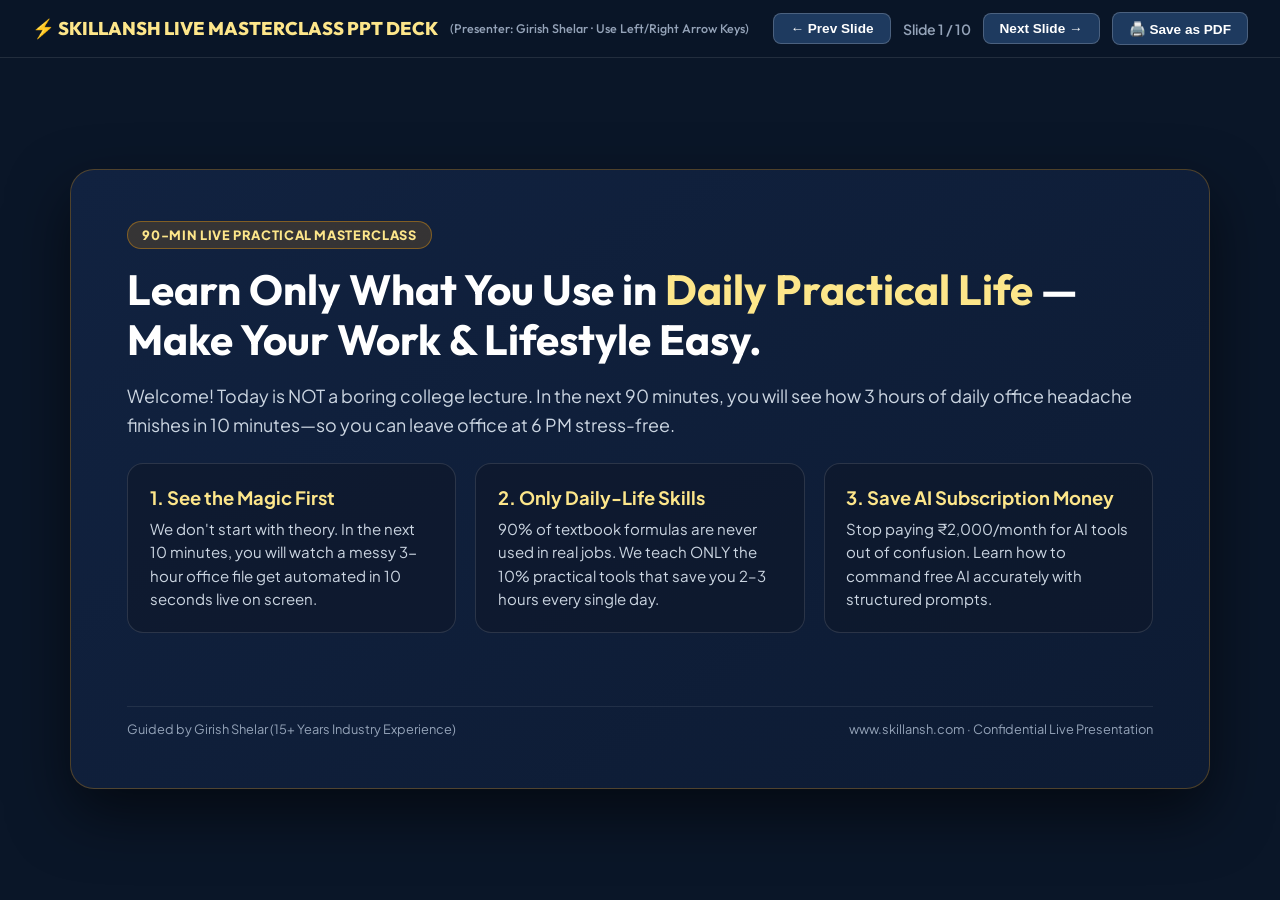
<file: live-masterclass-ppt.html>
<!DOCTYPE html>
<html lang="en">
<head>
  <meta charset="UTF-8">
  <meta name="viewport" content="width=device-width, initial-scale=1.0">
  <meta name="robots" content="noindex, nofollow">
  <title>Skillansh Live Masterclass Presentation Deck | Girish Shelar</title>
  <link href="https://fonts.googleapis.com/css2?family=Outfit:wght@600;700;800&family=Plus+Jakarta+Sans:wght@400;500;600;700&display=swap" rel="stylesheet">
  <style>
    :root {
      --bg-dark: #0A1628;
      --bg-card: #112240;
      --gold: #F59E0B;
      --gold-light: #FDE68A;
      --emerald: #10B981;
      --emerald-light: #A7F3D0;
      --text-white: #F8FAFC;
      --text-muted: #94A3B8;
    }
    * { box-sizing: border-box; margin: 0; padding: 0; }
    body {
      font-family: 'Plus Jakarta Sans', sans-serif;
      background: var(--bg-dark);
      color: var(--text-white);
      overflow-x: hidden;
    }
    .deck-topbar {
      position: fixed;
      top: 0; left: 0; right: 0;
      height: 58px;
      background: rgba(10, 22, 40, 0.95);
      border-bottom: 1px solid rgba(255,255,255,0.1);
      display: flex;
      align-items: center;
      justify-content: space-between;
      padding: 0 2rem;
      z-index: 1000;
      backdrop-filter: blur(10px);
    }
    .deck-brand {
      font-family: 'Outfit', sans-serif;
      font-weight: 800;
      font-size: 1.15rem;
      color: var(--gold-light);
      display: flex;
      align-items: center;
      gap: 0.75rem;
    }
    .deck-controls {
      display: flex;
      align-items: center;
      gap: 0.75rem;
    }
    .deck-btn {
      background: #1E3A5F;
      color: #fff;
      border: 1px solid rgba(255,255,255,0.2);
      padding: 0.45rem 1rem;
      border-radius: 8px;
      font-weight: 700;
      font-size: 0.85rem;
      cursor: pointer;
    }
    .deck-btn:hover { background: var(--gold); color: #0A1628; }
    .slide-counter { font-size: 0.88rem; color: var(--text-muted); font-weight: 600; }

    .slides-wrapper {
      margin-top: 58px;
      min-height: calc(100vh - 58px);
      display: flex;
      align-items: center;
      justify-content: center;
      padding: 2rem;
    }
    .slide {
      display: none;
      width: 100%;
      max-width: 1140px;
      min-height: 620px;
      background: linear-gradient(145deg, #112240 0%, #0D1B33 100%);
      border: 1.5px solid rgba(245, 158, 11, 0.28);
      border-radius: 24px;
      padding: 3.2rem 3.5rem;
      box-shadow: 0 25px 60px rgba(0,0,0,0.55);
      position: relative;
      flex-direction: column;
      justify-content: space-between;
    }
    .slide.active { display: flex; }
    .slide-tag {
      display: inline-block;
      background: rgba(245, 158, 11, 0.16);
      color: var(--gold-light);
      border: 1px solid rgba(245, 158, 11, 0.4);
      padding: 0.3rem 0.9rem;
      border-radius: 999px;
      font-size: 0.8rem;
      font-weight: 800;
      text-transform: uppercase;
      letter-spacing: 0.05em;
      margin-bottom: 1rem;
    }
    .slide h1, .slide h2 {
      font-family: 'Outfit', sans-serif;
      font-size: clamp(1.9rem, 3.3vw, 2.75rem);
      line-height: 1.2;
      margin-bottom: 1rem;
      color: #FFFFFF;
    }
    .slide h1 span, .slide h2 span { color: var(--gold-light); }
    .slide p.lead {
      font-size: 1.12rem;
      color: #CBD5E1;
      line-height: 1.6;
      margin-bottom: 1.5rem;
    }
    .grid-2 { display: grid; grid-template-columns: 1fr 1fr; gap: 1.5rem; }
    .grid-3 { display: grid; grid-template-columns: repeat(3, 1fr); gap: 1.2rem; }
    .card-box {
      background: rgba(15, 23, 42, 0.65);
      border: 1px solid rgba(255,255,255,0.12);
      border-radius: 16px;
      padding: 1.35rem;
    }
    .card-box h3 {
      font-size: 1.15rem;
      color: var(--gold-light);
      margin-bottom: 0.5rem;
    }
    .card-box p { font-size: 0.94rem; color: #CBD5E1; line-height: 1.55; }

    .value-table {
      width: 100%;
      border-collapse: collapse;
      margin: 0.5rem 0 1rem;
    }
    .value-table th, .value-table td {
      padding: 0.7rem 1rem;
      text-align: left;
      border-bottom: 1px solid rgba(255,255,255,0.1);
      font-size: 0.95rem;
    }
    .value-table th { color: var(--gold-light); font-weight: 800; }
    .value-table td.val-col { text-align: right; font-weight: 800; color: #FDE68A; font-size: 1.05rem; }

    .price-reveal-banner {
      background: linear-gradient(90deg, rgba(16,185,129,0.2) 0%, rgba(245,158,11,0.25) 100%);
      border: 2px solid var(--gold);
      border-radius: 18px;
      padding: 1.35rem 1.8rem;
      display: flex;
      align-items: center;
      justify-content: space-between;
      margin-top: 0.75rem;
    }
    .old-val {
      font-size: 1.4rem;
      color: #F87171;
      text-decoration: line-through;
      font-weight: 700;
    }
    .new-val {
      font-size: 2.5rem;
      font-weight: 800;
      color: #34D399;
      font-family: 'Outfit', sans-serif;
    }
    .slide-footer {
      margin-top: 1.5rem;
      padding-top: 0.85rem;
      border-top: 1px solid rgba(255,255,255,0.08);
      display: flex;
      justify-content: space-between;
      font-size: 0.8rem;
      color: var(--text-muted);
    }
    @media print {
      .deck-topbar { display: none; }
      .slides-wrapper { display: block; margin: 0; padding: 0; }
      .slide { display: flex !important; page-break-after: always; margin-bottom: 2rem; }
    }
  </style>
</head>
<body>

  <div class="deck-topbar">
    <div class="deck-brand">
      <span>⚡ SKILLANSH LIVE MASTERCLASS PPT DECK</span>
      <span style="font-size:0.78rem; color:#94A3B8; font-weight:500;">(Presenter: Girish Shelar · Use Left/Right Arrow Keys)</span>
    </div>
    <div class="deck-controls">
      <button class="deck-btn" onclick="prevSlide()">&larr; Prev Slide</button>
      <span class="slide-counter" id="slide-counter">Slide 1 / 10</span>
      <button class="deck-btn" onclick="nextSlide()">Next Slide &rarr;</button>
      <button class="deck-btn" onclick="window.print()">🖨️ Save as PDF</button>
    </div>
  </div>

  <div class="slides-wrapper">

    <!-- SLIDE 1: WELCOME & DAILY LIFE PROMISE -->
    <div class="slide active">
      <div>
        <span class="slide-tag">90-Min Live Practical Masterclass</span>
        <h1>Learn Only What You Use in <span>Daily Practical Life</span> — Make Your Work &amp; Lifestyle Easy.</h1>
        <p class="lead">Welcome! Today is NOT a boring college lecture. In the next 90 minutes, you will see how 3 hours of daily office headache finishes in 10 minutes—so you can leave office at 6 PM stress-free.</p>
        <div class="grid-3">
          <div class="card-box">
            <h3>1. See the Magic First</h3>
            <p>We don't start with theory. In the next 10 minutes, you will watch a messy 3-hour office file get automated in 10 seconds live on screen.</p>
          </div>
          <div class="card-box">
            <h3>2. Only Daily-Life Skills</h3>
            <p>90% of textbook formulas are never used in real jobs. We teach ONLY the 10% practical tools that save you 2–3 hours every single day.</p>
          </div>
          <div class="card-box">
            <h3>3. Save AI Subscription Money</h3>
            <p>Stop paying ₹2,000/month for AI tools out of confusion. Learn how to command free AI accurately with structured prompts.</p>
          </div>
        </div>
      </div>
      <div class="slide-footer">
        <span>Guided by Girish Shelar (15+ Years Industry Experience)</span>
        <span>www.skillansh.com · Confidential Live Presentation</span>
      </div>
    </div>

    <!-- SLIDE 2: WHY PEOPLE STRUGGLE EVERY DAY -->
    <div class="slide">
      <div>
        <span class="slide-tag">The Daily Office Reality</span>
        <h2>Why Do Hardworking People Still Work Late Until <span>8:00 PM Every Day?</span></h2>
        <p class="lead">It is not because you lack talent. It is because nobody ever taught you how real office data flows in daily life:</p>
        <div class="grid-2">
          <div class="card-box" style="border-color: rgba(248,113,113,0.5);">
            <h3 style="color:#FCA5A5;">❌ BEFORE: The Old 8:30 PM Stressful Workday</h3>
            <p>• Typing &amp; fixing broken VLOOKUPs manually for 3 hours daily.<br>
               • Copy-pasting 12 different branch or Tally files every month-end.<br>
               • Panicking at 5:30 PM when the Boss asks for an urgent summary.<br>
               • Buying paid AI subscriptions with half-knowledge and getting wrong numbers.</p>
            <div style="margin-top:0.9rem; background:#1A1025; border:1px solid #F87171; border-radius:10px; padding:0.75rem; font-family:monospace; font-size:0.82rem;">
              <div style="display:flex; justify-content:space-between; color:#FCA5A5; margin-bottom:0.35rem;">
                <span>Messy_Report_v9.xlsx</span><span>🕗 8:30 PM Overtime</span>
              </div>
              <div style="background:rgba(239,68,68,0.18); color:#FECACA; padding:0.35rem 0.5rem; border-radius:6px;">
                Row 142: =VLOOKUP(A142,Raw!A:F,4) &rarr; <strong>#N/A! Error (Mismatch)</strong>
              </div>
            </div>
          </div>
          <div class="card-box" style="border-color: rgba(16,185,129,0.5);">
            <h3 style="color:#34D399;">✅ AFTER: The Skillansh 6:00 PM Peace-of-Mind Workday</h3>
            <p>• Clean, error-proof tables that calculate automatically.<br>
               • 1-Click buttons inside Excel that finish your morning routine while you drink tea.<br>
               • 1-Page visual dashboards your boss understands in 10 seconds.<br>
               • Free AI writing your formulas, macros, and emails accurately.</p>
            <div style="margin-top:0.9rem; background:#09221C; border:1px solid #34D399; border-radius:10px; padding:0.75rem; font-family:monospace; font-size:0.82rem;">
              <div style="display:flex; justify-content:space-between; color:#6EE7B7; margin-bottom:0.35rem;">
                <span>Skillansh_1Click_Dashboard.xlsm</span><span>🕕 6:00 PM Done!</span>
              </div>
              <div style="background:rgba(16,185,129,0.18); color:#A7F3D0; padding:0.35rem 0.5rem; border-radius:6px;">
                ⚡ 12 Files Merged in 4.2s &middot; <strong>0 Errors</strong> &middot; <strong>[🔘 1-Click PDF Macro]</strong>
              </div>
            </div>
          </div>
        </div>
      </div>
      <div class="slide-footer">
        <span>Skill First &rarr; Stress-Free Workday &rarr; Promotions Chase You</span>
        <span>Slide 2 / 10</span>
      </div>
    </div>

    <!-- SLIDE 3: LIVE DEMO 1 - THE 10-SECOND REVERSE FLOW -->
    <div class="slide">
      <div>
        <span class="slide-tag">Live Demo #1 · Reverse-Flow Teaching</span>
        <h2>Watch 3 Hours of Messy Office Work Finish in <span>10 Seconds Flat</span></h2>
        <p class="lead">Most mentors bore you with 40 hours of definitions first. In our Reverse-Flow method, you see the finished 1-click magic first—and then build it with your own hands.</p>
        <div class="grid-3">
          <div class="card-box">
            <h3>Step A: Raw Messy File</h3>
            <p>5,000+ rows of unformatted sales, billing, ageing, and duplicate entries exported from Tally/ERP.</p>
          </div>
          <div class="card-box">
            <h3>Step B: 1-Click Action</h3>
            <p>Zero manual copy-pasting. One click triggers our automated data cleaning &amp; summary rules.</p>
          </div>
          <div class="card-box">
            <h3>Step C: 10-Sec Dashboard</h3>
            <p>Instant regional P&amp;L, party ageing, and KPI visual dashboard ready to present to management.</p>
          </div>
        </div>
      </div>
      <div class="slide-footer">
        <span>Live Screen-Share Demonstration by Girish Shelar</span>
        <span>Slide 3 / 10</span>
      </div>
    </div>

    <!-- SLIDE 4: LIVE DEMO 2 - THE TRUTH ABOUT AI & PROMPT ENGINEERING -->
    <div class="slide">
      <div>
        <span class="slide-tag">Live Demo #2 · Stop Wasting Money on AI</span>
        <h2>Why 95% of People Get Wrong Answers from AI (And Waste <span>₹24,000/Year</span> on Subscriptions)</h2>
        <p class="lead">Everyone is hyping AI today. Because of half-knowledge, common people buy expensive monthly AI subscriptions—yet still get broken formulas!</p>
        <div class="grid-2">
          <div class="card-box">
            <h3>❌ Unstructured Prompt (Half-Knowledge)</h3>
            <p><em>"Write an Excel formula to find party overdue amount from my sheet."</em><br><br>
            <strong>Result:</strong> Generic formula that gives <code>#VALUE!</code> or wrong totals because AI doesn't know your columns or edge cases.</p>
          </div>
          <div class="card-box" style="border-color: rgba(16,185,129,0.5);">
            <h3 style="color:#34D399;">✅ Skillansh 4-Part Structured Prompt</h3>
            <p><strong>[Role] + [Exact Columns] + [Business Rule] + [Output Format]</strong><br><br>
            <strong>Result:</strong> Free AI generates the exact error-wrapped XLOOKUP/SUMIFS formula, VBA macro, or DAX code in 5 seconds—saving you ₹2,000/month!</p>
          </div>
        </div>
      </div>
      <div class="slide-footer">
        <span>Give Real Value First &middot; Save Hard-Earned Money</span>
        <span>Slide 4 / 10</span>
      </div>
    </div>

    <!-- SLIDE 5: CONFIDENTIAL 5-STEP PROGRESSIVE ROADMAP REVEAL -->
    <div class="slide">
      <div>
        <span class="slide-tag">🔒 Exclusive Live Reveal · Not Shown on Public Website</span>
        <h2>The Complete 35-Day <span>5-Step Practical Mastery Roadmap</span></h2>
        <p class="lead">We complete your full Excel mastery first (Phases 1, 2 &amp; 3), move to visual Power BI (Phase 4), and crown it with Smart AI &amp; Prompt Engineering (Phase 5):</p>
        <div class="grid-3">
          <div class="card-box">
            <h3>Phase 01 (Week 1 · 7 Days)</h3>
            <p><strong>Smart Excel: Zero to Pro</strong><br>Only the 25+ everyday office formulas, dynamic tables &amp; Pivot summaries you actually use daily.</p>
          </div>
          <div class="card-box">
            <h3>Phase 02 (Week 2 · 7 Days)</h3>
            <p><strong>Practical MIS &amp; 1-Page Dashboards</strong><br>Automated monthly MIS, ageing trackers, Maker-Checker controls &amp; 1-page boss dashboards.</p>
          </div>
          <div class="card-box">
            <h3>Phase 03 (Week 3 · 7 Days)</h3>
            <p><strong>Excel VBA &amp; 1-Click Macro Buttons</strong><br><em>(Before Power BI!)</em> Build 1-click buttons inside Excel to format, split sheets &amp; export PDFs.</p>
          </div>
          <div class="card-box">
            <h3>Phase 04 (Week 4 · 7 Days)</h3>
            <p><strong>Power Query &amp; Power BI Visuals</strong><br>Combine 12+ messy CSV/Tally files in 1 click and build interactive Power BI dashboards with DAX.</p>
          </div>
          <div class="card-box" style="border-color: #C084FC;">
            <h3 style="color:#E9D5FF;">Phase 05 (Week 5 · Capstone)</h3>
            <p><strong>Smart AI &amp; Exact Prompt Engineering</strong><br>Master structured prompts across top AI tools to generate formulas, VBA, M-Code &amp; DAX in seconds.</p>
          </div>
          <div class="card-box" style="border-color: #34D399;">
            <h3 style="color:#A7F3D0;">Bonus Career &amp; Interview Lab</h3>
            <p><strong>ATS Resume, Hiring Tests &amp; Certificate</strong><br>Real company Excel hiring tests, LinkedIn makeover, 1-on-1 review &amp; Verified Master Certificate.</p>
          </div>
        </div>
      </div>
      <div class="slide-footer">
        <span>100% Practical Hands-On Datasets &middot; English, मराठी &amp; हिंदी Support</span>
        <span>Slide 5 / 10</span>
      </div>
    </div>

    <!-- SLIDE 6: WHY VBA BEFORE POWER BI & AI AT CAPSTONE -->
    <div class="slide">
      <div>
        <span class="slide-tag">Why Our Sequence Works 10x Better</span>
        <h2>Why We Teach <span>VBA Before Power BI</span> — And Keep <span>Smart AI as Phase 05</span></h2>
        <p class="lead">Everything in our 35-day journey is designed around how you actually work at your desk every day:</p>
        <div class="grid-3">
          <div class="card-box">
            <h3>1. Full Excel Mastery First (Weeks 1–3)</h3>
            <p>Instead of jumping between tools and confusing your mind, you master Formulas (Week 1) &rarr; MIS Dashboards (Week 2) &rarr; 1-Click VBA Macros (Week 3) inside Excel first.</p>
          </div>
          <div class="card-box">
            <h3>2. Multi-File BI Next (Week 4)</h3>
            <p>Once your Excel &amp; Macro base is rock-solid, stepping into Power Query &amp; Power BI in Week 4 feels effortless and natural.</p>
          </div>
          <div class="card-box">
            <h3>3. Smart AI Multiplies Everything (Week 5)</h3>
            <p>When you reach Phase 05, you already understand Excel, MIS, VBA &amp; Power BI—so you can command AI to build 10x faster and verify every single number!</p>
          </div>
        </div>
      </div>
      <div class="slide-footer">
        <span>Zero Confusion &middot; Step-by-Step Lifestyle Upgrade</span>
        <span>Slide 6 / 10</span>
      </div>
    </div>

    <!-- SLIDE 7: THE ₹34,000 VALUE STACK SLIDE -->
    <div class="slide">
      <div>
        <span class="slide-tag">Complete Program Value Breakdown</span>
        <h2>What Is the Real Market Value of All <span>5 Phases + Mentorship?</span></h2>
        <table class="value-table">
          <thead>
            <tr>
              <th>Practical Phase / Included Deliverable</th>
              <th style="text-align:right;">Real Market Value</th>
            </tr>
          </thead>
          <tbody>
            <tr>
              <td><strong>Phase 01 (Week 1):</strong> Smart Excel Speed System (Zero to Pro in 7 Days + Practice Datasets)</td>
              <td class="val-col">₹5,000/-</td>
            </tr>
            <tr>
              <td><strong>Phase 02 (Week 2):</strong> Practical MIS Reporting &amp; 1-Page Executive Dashboards</td>
              <td class="val-col">₹6,000/-</td>
            </tr>
            <tr>
              <td><strong>Phase 03 (Week 3):</strong> Excel VBA &amp; 1-Click Macro Automation Buttons (Before Power BI)</td>
              <td class="val-col">₹7,000/-</td>
            </tr>
            <tr>
              <td><strong>Phase 04 (Week 4):</strong> Power Query 1-Click Multi-File Cleaning &amp; Power BI Visuals</td>
              <td class="val-col">₹7,500/-</td>
            </tr>
            <tr>
              <td><strong>Phase 05 (Week 5 · Capstone):</strong> Smart AI Automation &amp; Structured Prompt Engineering</td>
              <td class="val-col">₹8,500/-</td>
            </tr>
            <tr>
              <td><strong>Included Career Track:</strong> Company Excel Hiring Test Lab, ATS Resume, 1-on-1 Review &amp; Verified Master Certificate</td>
              <td class="val-col">Included Free</td>
            </tr>
            <tr style="background:rgba(245,158,11,0.12);">
              <td style="font-size:1.15rem; font-weight:800; color:#FFFFFF;">TOTAL STANDARD PROGRAM VALUE (All 5 Phases + Career Lab)</td>
              <td class="val-col" style="font-size:1.45rem; color:#F59E0B;">₹34,000/-</td>
            </tr>
          </tbody>
        </table>
      </div>
      <div class="slide-footer">
        <span>Next Slide: Exclusive Live Workshop Attendee 50% Founding Grant</span>
        <span>Slide 7 / 10</span>
      </div>
    </div>

    <!-- SLIDE 8: THE 50% OFF LIVE WORKSHOP OFFER (₹34,000 -> ₹17,000) -->
    <div class="slide">
      <div>
        <span class="slide-tag">🔥 Live Workshop Attendee Exclusive Grant</span>
        <h2>50% Founding Batch Scholarship for Our <span>First 51 Learners Only!</span></h2>
        <p class="lead">Because you attended this live session and took action to upgrade your daily life, you do NOT pay ₹34,000 today:</p>

        <div class="price-reveal-banner">
          <div>
            <div style="font-size:0.9rem; color:#FDE68A; font-weight:700; text-transform:uppercase;">Standard Total Program Fee: <span class="old-val">₹34,000/-</span></div>
            <div style="font-size:1.25rem; font-weight:800; color:#FFFFFF; margin-top:0.25rem;">🎉 Flat 50% Live Attendee Scholarship (Use Code: <span style="color:#34D399;">LIVE50</span>)</div>
            <div style="font-size:0.88rem; color:#CBD5E1; margin-top:0.2rem;">Valid strictly for First 51 Learners (15–20 Seats per Live Batch for 1-on-1 Personal Attention)</div>
          </div>
          <div style="text-align:right;">
            <div style="font-size:0.8rem; color:#A7F3D0; font-weight:700;">YOUR LIVE SCHOLARSHIP FEE</div>
            <div class="new-val">₹17,000/-</div>
            <div style="font-size:0.8rem; color:#FDE68A;">(Or 2 Easy Parts of ₹8,500 × 2)</div>
          </div>
        </div>

        <div class="grid-2" style="margin-top:1.25rem;">
          <div class="card-box" style="border:2px solid #F59E0B;">
            <h3>🎯 Option A: Lock Your Seat Now with Just ₹500 Spot Token!</h3>
            <p>Don't have ₹17,000 ready right this minute during the live call? Pay just <strong>₹500 Spot Booking Token</strong> right now to officially reserve 1 of the 51 seats and lock your 50% OFF (₹17,000) rate! (₹500 is 100% deducted from your ₹17,000 fee).</p>
          </div>
          <div class="card-box" style="border:2px solid #10B981;">
            <h3 style="color:#34D399;">🚀 Option B: Direct Full or 2-Part Enrolment</h3>
            <p>Enrol directly at the 50% Scholarship fee of <strong>₹17,000</strong> (or pay <strong>₹8,500 1st Installment</strong> today and ₹8,500 midway) and get immediate onboarding + practice datasets.</p>
          </div>
        </div>
      </div>
      <div class="slide-footer">
        <span>Once First 51 Learner Seats Fill, Fee Reverts to ₹34,000</span>
        <span>Slide 8 / 10</span>
      </div>
    </div>

    <!-- SLIDE 9: HOW TO LOCK YOUR SEAT RIGHT NOW IN 60 SECONDS -->
    <div class="slide">
      <div>
        <span class="slide-tag">Action Step · Takes 60 Seconds</span>
        <h2>How to Lock Your <span>50% Scholarship Seat</span> Right Now</h2>
        <p class="lead">Follow these 3 simple steps while we are live on the call:</p>
        <div class="grid-3">
          <div class="card-box">
            <h3>Step 1: Open Website</h3>
            <p>Go to <strong>www.skillansh.com</strong> and click the gold button:<br><br>
            <strong>"🔑 Already Attended Live Class? Unlock 50% Scholarship / ₹500 Seat Lock"</strong></p>
          </div>
          <div class="card-box">
            <h3>Step 2: Choose Option</h3>
            <p>Select either:<br>
            • <strong>₹500 Spot Booking Token</strong> (to lock your ₹17,000 rate today), OR<br>
            • <strong>₹17,000 (50% Live Scholarship)</strong> / <strong>₹8,500 (1st Installment)</strong></p>
          </div>
          <div class="card-box">
            <h3>Step 3: Instant Receipt</h3>
            <p>Complete payment securely via UPI / GPay / PhonePe / Card on Razorpay. Our system automatically logs your receipt and sends your confirmation!</p>
          </div>
        </div>
      </div>
      <div class="slide-footer">
        <span>WhatsApp Support Desk: +91 9922045007 &middot; support@skillansh.com</span>
        <span>Slide 9 / 10</span>
      </div>
    </div>

    <!-- SLIDE 10: LIVE Q&A & PERSONAL COMMITMENT -->
    <div class="slide">
      <div>
        <span class="slide-tag">Live Q&amp;A With Girish Shelar</span>
        <h2>One Last Question: Where Will Your Daily Workday Be <span>35 Days From Today?</span></h2>
        <p class="lead">You can either continue spending 3 hours every day struggling with manual sheets and late evenings—or take 35 days with me to make your work effortless for the rest of your career.</p>
        <div class="grid-2">
          <div class="card-box">
            <h3>📜 What You Walk Away With</h3>
            <p>✔ 5 Practical Daily-Life Skill Phases (Excel, MIS, VBA, Power BI &amp; Smart AI)<br>
               ✔ Hands-On Watermarked Office Practice Datasets<br>
               ✔ Verified Skillansh Master Certificate with Unique ID<br>
               ✔ Direct 1-on-1 Guidance in English, मराठी &amp; हिंदी</p>
          </div>
          <div class="card-box" style="border-color: var(--gold);">
            <h3>🔥 Lock Your Seat Before Batch Closes</h3>
            <p><strong>Standard Program Value:</strong> <span style="text-decoration:line-through; color:#F87171;">₹34,000/-</span><br>
               <strong>Live Attendee 50% Scholarship:</strong> <span style="color:#34D399; font-weight:800; font-size:1.3rem;">₹17,000/- Only</span><br>
               <strong>Instant Seat Lock Token Today:</strong> <span style="color:#FDE68A; font-weight:800; font-size:1.3rem;">₹500/- Only</span><br>
               <strong>WhatsApp Help:</strong> +91 9922045007</p>
          </div>
        </div>
      </div>
      <div class="slide-footer">
        <span>Thank You! Let's Open the Floor for Live Questions &amp; Spot Bookings</span>
        <span>Slide 10 / 10</span>
      </div>
    </div>

  </div>

  <script>
    let currentSlide = 0;
    const slides = document.querySelectorAll('.slide');
    const counter = document.getElementById('slide-counter');

    function showSlide(index) {
      if (index < 0) index = 0;
      if (index >= slides.length) index = slides.length - 1;
      currentSlide = index;
      slides.forEach((s, i) => s.classList.toggle('active', i === currentSlide));
      counter.textContent = `Slide ${currentSlide + 1} / ${slides.length}`;
    }
    function nextSlide() { showSlide(currentSlide + 1); }
    function prevSlide() { showSlide(currentSlide - 1); }

    document.addEventListener('keydown', (e) => {
      if (e.key === 'ArrowRight' || e.key === 'PageDown' || e.key === ' ') {
        e.preventDefault();
        nextSlide();
      } else if (e.key === 'ArrowLeft' || e.key === 'PageUp') {
        e.preventDefault();
        prevSlide();
      }
    });
  </script>
</body>
</html>
</file>
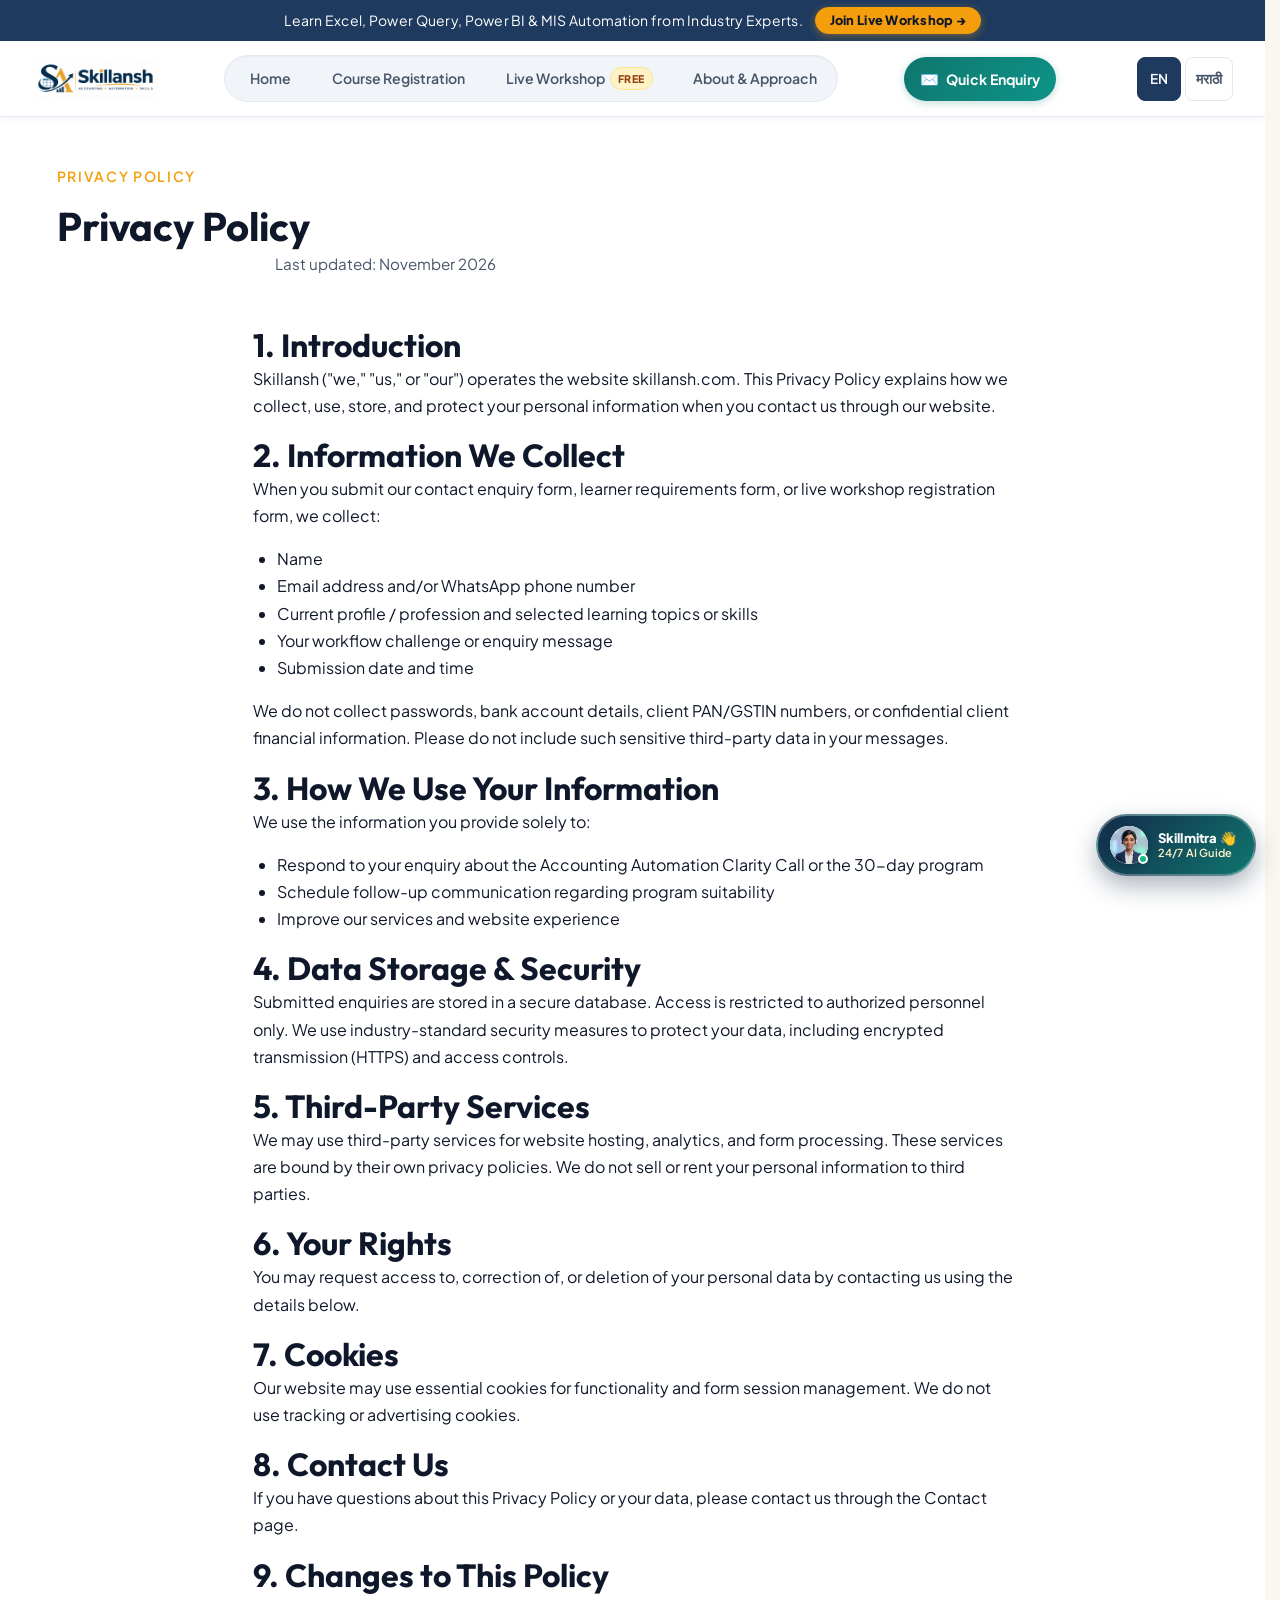
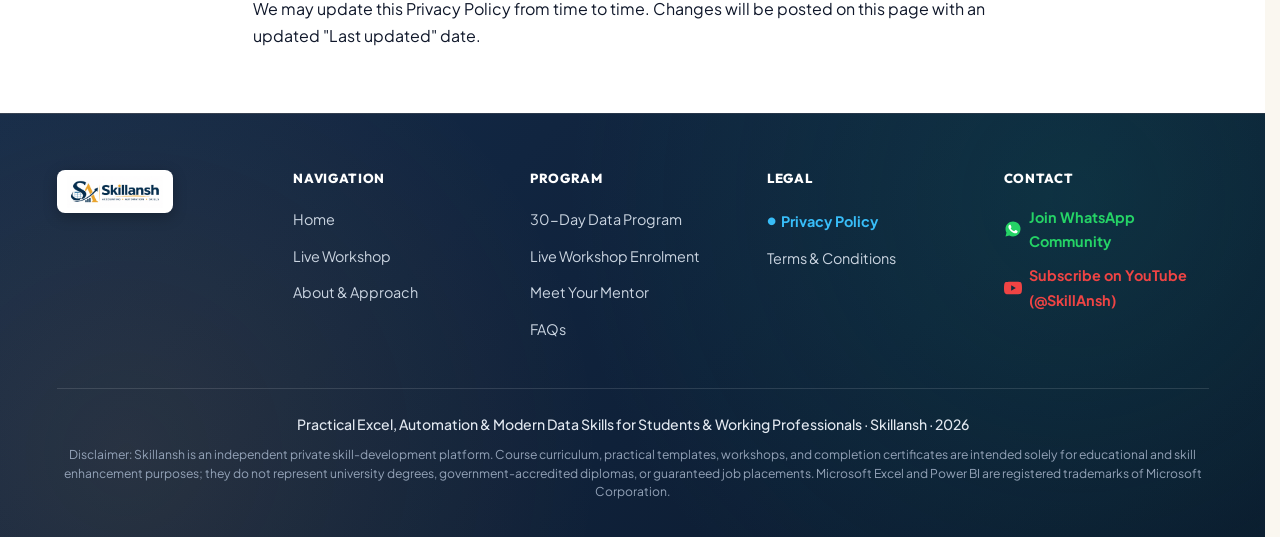
<file: privacy.html>
<!DOCTYPE html>
<html lang="en">

<head>
  <meta charset="UTF-8">
  <meta name="viewport" content="width=device-width, initial-scale=1.0">
  <title>Privacy Policy | Skillansh</title>
  <meta name="description"
    content="Skillansh Privacy Policy — how we collect, use, store, and protect your personal information.">
  <link rel="canonical" href="https://www.skillansh.com/privacy.html">
  <meta property="og:type" content="website">
  <meta property="og:site_name" content="Skillansh">
  <meta property="og:url" content="https://www.skillansh.com/privacy.html">
  <meta property="og:title" content="Privacy Policy | Skillansh">
  <meta property="og:description"
    content="Skillansh Privacy Policy — how we collect, use, store, and protect your personal information.">
  <meta property="og:image" content="https://www.skillansh.com/logo.png">
  <meta name="theme-color" content="#1E3A5F">
  <link rel="preconnect" href="https://fonts.googleapis.com">
  <link rel="preconnect" href="https://fonts.gstatic.com" crossorigin>
  <link
    href="https://fonts.googleapis.com/css2?family=Outfit:wght@500;600;700;800&family=Plus+Jakarta+Sans:wght@400;500;600;700&family=Noto+Sans+Devanagari:wght@400;500;600;700&display=swap"
    rel="stylesheet">
  <link rel="icon" type="image/png" sizes="192x192" href="/skillansh-favicon-v4.png">
  <link rel="icon" type="image/x-icon" href="/skillansh-favicon-v4.ico">
  <link rel="apple-touch-icon" sizes="180x180" href="/skillansh-apple-icon-v4.png">
  <link rel="stylesheet" href="style.css?v=20261122g">
  <link rel="stylesheet" href="chatbot.css?v=20261115c">
</head>

<body>
  <a class="skip-link" href="#main-content">Skip to content</a>

  <header>
    <div class="top-bar">
      <div class="container">
        <span data-en="Learn Excel, Power Query, Power BI &amp; MIS Automation from Industry Experts."
          data-mr="उद्योग तज्ञांकडून Excel, Power Query, Power BI आणि MIS ऑटोमेशन शिका.">Learn Excel, Power Query, Power
          BI &amp; MIS Automation from Industry Experts.</span>
        <a href="workshop.html" class="top-bar-cta" data-en="Join Live Workshop &rarr;"
          data-mr="लाइव्ह कार्यशाळा पहा &rarr;">Join Live Workshop &rarr;</a>
      </div>
    </div>
    <div class="container nav-wrap">
      <a href="index.html" class="brand" aria-label="Skillansh home">
        <img src="skillansh-logo.png?v=20261115c" alt="Skillansh logo" width="140" height="42">
      </a>
      <nav>
        <ul class="nav-links" id="nav-links">
          <li><a href="index.html"><span data-en="Home" data-mr="होम">Home</span></a></li>
          <li><a href="enroll.html"><span data-en="Course Registration" data-mr="कोर्स नोंदणी">Course
                Registration</span></a></li>
          <li><a href="workshop.html"><span data-en="Live Workshop" data-mr="लाइव्ह कार्यशाळा">Live Workshop</span><span
                class="nav-live-chip">FREE</span></a></li>
          <li><a href="about.html"><span data-en="About &amp; Approach" data-mr="बद्दल व दृष्टिकोन">About &amp;
                Approach</span></a></li>
          <li><a href="contact.html"><span data-en="Contact" data-mr="संपर्क">Contact</span></a></li>
        </ul>
      </nav>
      <button class="mobile-menu-btn" id="mobile-menu" aria-expanded="false" aria-controls="nav-links"
        aria-label="Toggle menu">
        &#9776;
      </button>
      <div class="lang-switcher">
        <button class="lang-btn lang-active" data-lang="en" id="lang-en">EN</button>
        <button class="lang-btn" data-lang="mr" id="lang-mr">मराठी</button>
      </div>
    </div>
  </header>

  <main id="main-content">
    <section class="section section-white" style="padding:3rem 0;">
      <div class="container">
        <div class="section-head" style="text-align:left; margin-left:0; max-width:none;">
          <span class="eyebrow" data-en="Privacy Policy">Privacy Policy</span>
          <h1 data-en="Privacy Policy">Privacy Policy</h1>
          <p style="font-size:0.95rem; color:var(--color-text-muted);">Last updated: November 2026</p>
        </div>

        <div class="privacy-content" style="max-width:760px; margin:0 auto; color:var(--color-text); line-height:1.7;">
          <h2 data-en="1. Introduction">1. Introduction</h2>
          <p data-en="Skillansh (" we," "us," or "our" ) operates the website skillansh.com. This Privacy Policy
            explains how we collect, use, store, and protect your personal information when you contact us through our
            website.">Skillansh ("we," "us," or "our") operates the website skillansh.com. This Privacy Policy explains
            how we collect, use, store, and protect your personal information when you contact us through our website.
          </p>

          <h2 data-en="2. Information We Collect">2. Information We Collect</h2>
          <p
            data-en="When you submit our contact enquiry form, learner requirements form, or live workshop registration form, we collect:">
            When you submit our contact enquiry form, learner requirements form, or live workshop registration form, we
            collect:</p>
          <ul style="margin-left:1.5rem; margin-bottom:1rem;">
            <li>Name</li>
            <li>Email address and/or WhatsApp phone number</li>
            <li>Current profile / profession and selected learning topics or skills</li>
            <li>Your workflow challenge or enquiry message</li>
            <li>Submission date and time</li>
          </ul>
          <p>We do not collect passwords, bank account details, client PAN/GSTIN numbers, or confidential client
            financial information. Please do not include such sensitive third-party data in your messages.</p>

          <h2 data-en="3. How We Use Your Information">3. How We Use Your Information</h2>
          <p data-en="We use the information you provide solely to:">We use the information you provide solely to:</p>
          <ul style="margin-left:1.5rem; margin-bottom:1rem;">
            <li>Respond to your enquiry about the Accounting Automation Clarity Call or the 30-day program</li>
            <li>Schedule follow-up communication regarding program suitability</li>
            <li>Improve our services and website experience</li>
          </ul>

          <h2 data-en="4. Data Storage &amp; Security">4. Data Storage &amp; Security</h2>
          <p
            data-en="Submitted enquiries are stored in a secure database. Access is restricted to authorized personnel only. We use industry-standard security measures to protect your data, including encrypted transmission (HTTPS) and access controls.">
            Submitted enquiries are stored in a secure database. Access is restricted to authorized personnel only. We
            use industry-standard security measures to protect your data, including encrypted transmission (HTTPS) and
            access controls.</p>

          <h2 data-en="5. Third-Party Services">5. Third-Party Services</h2>
          <p
            data-en="We may use third-party services for website hosting, analytics, and form processing. These services are bound by their own privacy policies. We do not sell or rent your personal information to third parties.">
            We may use third-party services for website hosting, analytics, and form processing. These services are
            bound by their own privacy policies. We do not sell or rent your personal information to third parties.</p>

          <h2 data-en="6. Your Rights">6. Your Rights</h2>
          <p
            data-en="You may request access to, correction of, or deletion of your personal data by contacting us using the details below.">
            You may request access to, correction of, or deletion of your personal data by contacting us using the
            details below.</p>

          <h2 data-en="7. Cookies">7. Cookies</h2>
          <p
            data-en="Our website may use essential cookies for functionality and form session management. We do not use tracking or advertising cookies.">
            Our website may use essential cookies for functionality and form session management. We do not use tracking
            or advertising cookies.</p>

          <h2 data-en="8. Contact Us">8. Contact Us</h2>
          <p
            data-en="If you have questions about this Privacy Policy or your data, please contact us through the Contact page.">
            If you have questions about this Privacy Policy or your data, please contact us through the Contact page.
          </p>

          <h2>9. Changes to This Policy</h2>
          <p>We may update this Privacy Policy from time to time. Changes will be posted on this page with an updated
            "Last updated" date.</p>
        </div>
      </div>
    </section>
  </main>

  <footer>
    <div class="container">
      <div class="footer-grid">
        <div class="footer-col">
          <a href="index.html" class="footer-brand" aria-label="Skillansh home">
            <img src="skillansh-logo.png?v=20261115c" alt="Skillansh logo" width="120" height="36">
          </a>
        </div>
        <div class="footer-col">
          <h5 data-en="Navigation" data-mr="नेव्हिगेशन">Navigation</h5>
          <ul>
            <li><a href="index.html" data-en="Home" data-mr="होम">Home</a></li>
            <li><a href="workshop.html" data-en="Live Workshop" data-mr="लाइव्ह कार्यशाळा">Live Workshop</a></li>
            <li><a href="about.html" data-en="About &amp; Approach" data-mr="बद्दल व दृष्टिकोन">About &amp; Approach</a>
            </li>
            <li><a href="contact.html" data-en="Contact" data-mr="संपर्क">Contact</a></li>
          </ul>
        </div>
        <div class="footer-col">
          <h5 data-en="Program" data-mr="प्रोग्राम">Program</h5>
          <ul>
            <li><a href="index.html#program" data-en="30-Day Data Program" data-mr="३० दिवसांचा डेटा प्रोग्राम">30-Day
                Data Program</a></li>
            <li><a href="workshop.html" data-en="Live Workshop Enrolment" data-mr="कार्यशाळा नोंदणी">Live Workshop
                Enrolment</a></li>
            <li><a href="index.html#mentor" data-en="Meet Your Mentor" data-mr="मार्गदर्शक">Meet Your Mentor</a></li>
            <li><a href="index.html#faq" data-en="Frequently Asked Questions"
                data-mr="नेहमी विचारले जाणारे प्रश्न">FAQs</a></li>
          </ul>
        </div>
        <div class="footer-col">
          <h5 data-en="Legal" data-mr="कायदेशीर">Legal</h5>
          <ul>
            <li id="footer-privacy-item"><a href="privacy.html" id="footer-privacy-link" aria-current="page"
                data-en="Privacy Policy" data-mr="गोपनीयता धोरण">Privacy Policy</a></li>
            <li id="footer-terms-item"><a href="terms.html" id="footer-terms-link" data-en="Terms &amp; Conditions"
                data-mr="नियम आणि अटी">Terms &amp; Conditions</a></li>
          </ul>
        </div>
        <div class="footer-col">
          <h5 data-en="Contact" data-mr="संपर्क">Contact</h5>
          <ul>
            <li>
              <a href="https://chat.whatsapp.com/L70yQ3OXHdM3KCgDwxJsIU" target="_blank" rel="noopener noreferrer"
                style="display:inline-flex; align-items:center; gap:0.45rem; color:#25D366; font-weight:700;">
                <svg width="18" height="18" viewBox="0 0 24 24" fill="none" xmlns="http://www.w3.org/2000/svg"
                  style="vertical-align:middle; flex-shrink:0;" aria-hidden="true">
                  <path fill="#25D366"
                    d="M12.004 2C6.48 2 2 6.48 2 12.004c0 1.762.458 3.483 1.332 5.006L2 22l5.122-1.342c1.472.804 3.125 1.228 4.882 1.228h.004c5.524 0 10.004-4.48 10.004-10.004 0-2.67-1.04-5.18-2.93-7.07A9.94 9.94 0 0012.004 2z" />
                  <path fill="#FFFFFF"
                    d="M17.51 14.39c-.3-.15-1.78-.88-2.06-.98-.28-.1-.48-.15-.68.15-.2.3-.78.98-.95 1.18-.18.2-.35.23-.65.08-.3-.15-1.27-.47-2.42-1.49-.9-.8-1.5-1.78-1.68-2.08-.17-.3-.02-.46.13-.61.13-.13.3-.35.45-.52.15-.18.2-.3.3-.5.1-.2.05-.38-.02-.53-.08-.15-.68-1.63-.93-2.24-.24-.58-.49-.5-.68-.51h-.58c-.2 0-.53.08-.8.38-.28.3-1.05 1.03-1.05 2.51s1.08 2.91 1.23 3.11c.15.2 2.12 3.24 5.14 4.54.72.31 1.28.5 1.72.64.72.23 1.38.2 1.9.12.58-.09 1.78-.73 2.03-1.43.25-.7.25-1.3.18-1.43-.08-.12-.28-.2-.58-.35z" />
                </svg>
                <span data-en="Join WhatsApp Community" data-mr="WhatsApp कम्युनिटीमध्ये सामील व्हा">Join WhatsApp
                  Community</span>
              </a>
            </li>
            <li>
              <a href="https://www.youtube.com/@SkillAnsh" target="_blank" rel="noopener noreferrer"
                style="display:inline-flex; align-items:center; gap:0.45rem; color:#EF4444; font-weight:700;">
                <svg width="18" height="18" viewBox="0 0 24 24" fill="none" xmlns="http://www.w3.org/2000/svg"
                  style="vertical-align:middle; flex-shrink:0;" aria-hidden="true">
                  <path fill="#EF4444"
                    d="M23.498 6.186a3.016 3.016 0 00-2.122-2.136C19.505 3.545 12 3.545 12 3.545s-7.505 0-9.377.505A3.017 3.017 0 00.502 6.186C0 8.07 0 12 0 12s0 3.93.502 5.814a3.016 3.016 0 002.122 2.136c1.871.505 9.376.505 9.376.505s7.505 0 9.377-.505a3.015 3.015 0 002.122-2.136C24 15.93 24 12 24 12s0-3.93-.502-5.814zM9.545 15.568V8.432L15.818 12l-6.273 3.568z" />
                </svg>
                <span>Subscribe on YouTube (@SkillAnsh)</span>
              </a>
            </li>
            <li>
              <a href="contact.html"
                style="display:inline-flex; align-items:center; gap:0.45rem; color:#CBD5E1; font-weight:600;">
                <span>✉️</span>
                <span data-en="Contact &amp; Admissions Support" data-mr="संपर्क व ॲडमिशन सपोर्ट">Contact &amp;
                  Admissions Support</span>
              </a>
            </li>
          </ul>
        </div>
      </div>
      <div class="footer-note"
        style="border-top:1px solid rgba(255, 255, 255, 0.12); margin-top:2rem; padding-top:1.5rem; text-align:center; color:#CBD5E1; font-size:0.88rem;">
        <span
          data-en="Practical Excel, Automation &amp; Modern Data Skills for Students &amp; Working Professionals &middot; Skillansh &middot; 2026"
          data-mr="विद्यार्थी आणि नोकरदार व्यावसायिकांसाठी प्रॅक्टिकल एक्सेल, ऑटोमेशन आणि मॉडर्न डेटा स्किल्स &middot; Skillansh &middot; २०२६">Practical
          Excel, Automation &amp; Modern Data Skills for Students &amp; Working Professionals &middot; Skillansh
          &middot; 2026</span>
        <div style="font-size:0.76rem; color:#94A3B8; margin-top:0.5rem; line-height:1.55;"
          data-en="Disclaimer: Skillansh is an independent private skill-development platform. Course curriculum, practical templates, workshops, and completion certificates are intended solely for educational and skill enhancement purposes; they do not represent university degrees, government-accredited diplomas, or guaranteed job placements. Microsoft Excel and Power BI are registered trademarks of Microsoft Corporation."
          data-mr="डिस्क्लेमर: Skillansh हे एक स्वतंत्र खाजगी कौशल्य-विकास व्यासपीठ आहे. अभ्यासक्रम, प्रॅक्टिकल मॉडेल्स, कार्यशाळा आणि सर्टिफिकेट्स केवळ कौशल्य वृद्धी व शैक्षणिक मार्गदर्शनासाठी आहेत; ते कोणतीही सरकारी पदवी/डिप्लोमा किंवा नोकरीची हमी दर्शवत नाहीत. Microsoft Excel आणि Power BI हे Microsoft Corporation चे नोंदणीकृत ट्रेडमार्क आहेत.">
          Disclaimer: Skillansh is an independent private skill-development platform. Course curriculum, practical
          templates, workshops, and completion certificates are intended solely for educational and skill enhancement
          purposes; they do not represent university degrees, government-accredited diplomas, or guaranteed job
          placements. Microsoft Excel and Power BI are registered trademarks of Microsoft Corporation.</div>
      </div>
    </div>
  </footer>

  <script src="config.js?v=20261126a"></script>
  <script src="script.js?v=20261120b"></script>
  <script src="chatbot.js?v=20261115c" defer></script>
</body>

</html>
</file>
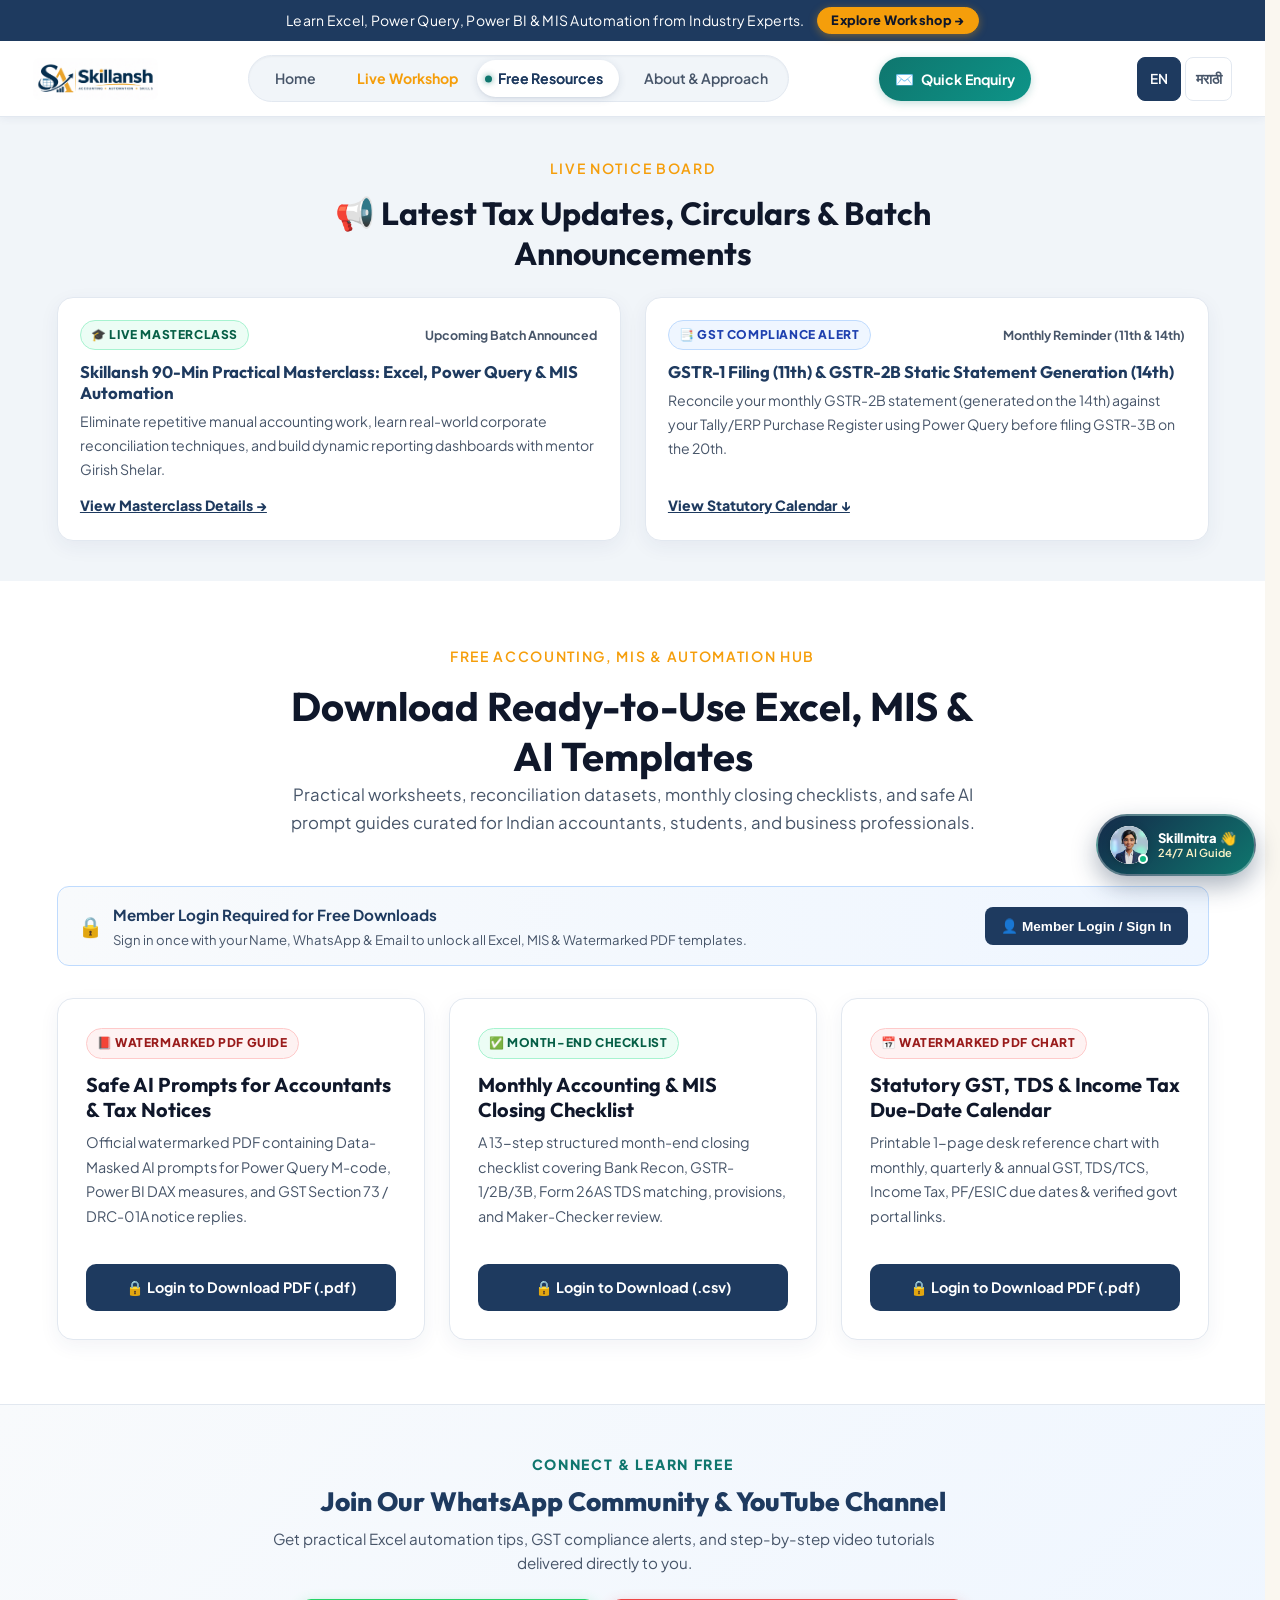
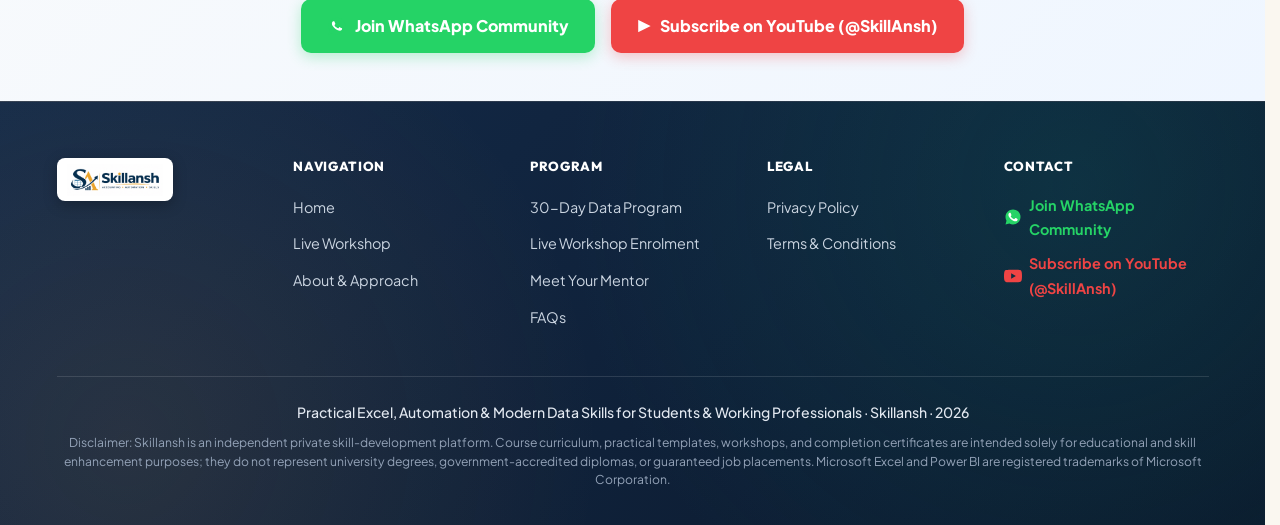
<file: resources.html>
<!DOCTYPE html>
<html lang="en">
<head>
  <meta charset="UTF-8">
  <meta name="viewport" content="width=device-width, initial-scale=1.0">
  <title>Free Excel Templates, MIS Resources &amp; Articles | Skillansh</title>
  <meta name="description" content="Download free Excel Power Query templates, GSTR-2B reconciliation formats, MSME 45-day ageing MIS trackers, and read practical accounting automation articles.">
  <link rel="canonical" href="https://www.skillansh.com/resources.html">
  <meta property="og:type" content="website">
  <meta property="og:site_name" content="Skillansh">
  <meta property="og:url" content="https://www.skillansh.com/resources.html">
  <meta property="og:title" content="Free Excel Templates, MIS Resources &amp; Articles | Skillansh">
  <meta property="og:description" content="Download free Excel Power Query templates, GSTR-2B reconciliation formats, MSME 45-day ageing MIS trackers, and read practical accounting automation articles.">
  <meta property="og:image" content="https://www.skillansh.com/logo.png">
  <meta name="twitter:card" content="summary_large_image">
  <meta name="theme-color" content="#1E3A5F">
  <link rel="preconnect" href="https://fonts.googleapis.com">
  <link rel="preconnect" href="https://fonts.gstatic.com" crossorigin>
  <link href="https://fonts.googleapis.com/css2?family=Outfit:wght@500;600;700;800&family=Plus+Jakarta+Sans:wght@400;500;600;700&family=Noto+Sans+Devanagari:wght@400;500;600;700&display=swap" rel="stylesheet">
  <link rel="icon" type="image/png" sizes="192x192" href="/skillansh-favicon-v4.png">
  <link rel="icon" type="image/x-icon" href="/skillansh-favicon-v4.ico">
  <link rel="apple-touch-icon" sizes="180x180" href="/skillansh-apple-icon-v4.png">
  <link rel="stylesheet" href="style.css?v=20261126b">
  <link rel="stylesheet" href="chatbot.css?v=20261115c">
  <style>
    .resource-grid {
      display: grid;
      grid-template-columns: repeat(auto-fit, minmax(260px, 1fr));
      gap: 1.5rem;
      margin-top: 2rem;
    }
    .resource-card {
      background: #ffffff;
      border: 1px solid var(--color-border);
      border-radius: 16px;
      padding: 1.75rem;
      box-shadow: 0 6px 20px rgba(30, 58, 95, 0.06);
      display: flex;
      flex-direction: column;
      justify-content: space-between;
      transition: transform 0.2s ease, box-shadow 0.2s ease;
    }
    .resource-card:hover {
      transform: translateY(-3px);
      box-shadow: 0 12px 28px rgba(30, 58, 95, 0.12);
    }
    .file-type-badge {
      display: inline-flex;
      align-items: center;
      gap: 0.35rem;
      font-size: 0.75rem;
      font-weight: 800;
      text-transform: uppercase;
      letter-spacing: 0.05em;
      padding: 0.25rem 0.65rem;
      border-radius: 999px;
      margin-bottom: 0.85rem;
      width: fit-content;
    }
    .badge-excel {
      background: #ECFDF5;
      color: #065F46;
      border: 1px solid #A7F3D0;
    }
    .badge-pdf {
      background: #FEF2F2;
      color: #991B1B;
      border: 1px solid #FECACA;
    }
    .member-status-bar {
      background: linear-gradient(90deg, #F8FAFC 0%, #EFF6FF 100%);
      border: 1.5px solid #BFDBFE;
      border-radius: 12px;
      padding: 0.9rem 1.25rem;
      display: flex;
      align-items: center;
      justify-content: space-between;
      flex-wrap: wrap;
      gap: 1rem;
      margin-bottom: 1.5rem;
    }
    .member-status-bar.logged-in {
      background: linear-gradient(90deg, #ECFDF5 0%, #D1FAE5 100%);
      border-color: #6EE7B7;
    }
    .cal-filter-bar {
      display: flex;
      gap: 0.6rem;
      justify-content: center;
      flex-wrap: wrap;
      margin-bottom: 1.75rem;
    }
    .cal-filter-btn {
      background: #ffffff;
      border: 1.5px solid var(--color-border);
      color: var(--color-text);
      padding: 0.5rem 1.1rem;
      border-radius: 999px;
      font-weight: 700;
      font-size: 0.88rem;
      cursor: pointer;
      min-height: 38px;
      transition: all 0.2s ease;
    }
    .cal-filter-btn.active,
    .cal-filter-btn:hover {
      background: var(--color-primary);
      color: #ffffff;
      border-color: var(--color-primary);
    }
    .cal-table-wrap {
      overflow-x: auto;
      background: #ffffff;
      border-radius: 16px;
      border: 1px solid var(--color-border);
      box-shadow: 0 6px 20px rgba(30, 58, 95, 0.06);
    }
    .cal-table {
      width: 100%;
      border-collapse: collapse;
      text-align: left;
      font-size: 0.92rem;
    }
    .cal-table th {
      background: var(--color-primary);
      color: #ffffff;
      padding: 0.9rem 1.15rem;
      font-weight: 700;
      white-space: nowrap;
    }
    .cal-table td {
      padding: 0.85rem 1.15rem;
      border-bottom: 1px solid var(--color-border);
      vertical-align: middle;
    }
    .cal-table tr:last-child td {
      border-bottom: none;
    }
    .cal-table tr:hover td {
      background: #F8FAFC;
    }
    .due-date-pill {
      display: inline-block;
      background: #FFFBEB;
      color: #92400E;
      border: 1px solid #FDE68A;
      font-weight: 800;
      font-size: 0.82rem;
      padding: 0.22rem 0.65rem;
      border-radius: 6px;
      white-space: nowrap;
    }
    .cat-tag {
      display: inline-block;
      font-size: 0.75rem;
      font-weight: 800;
      padding: 0.2rem 0.55rem;
      border-radius: 999px;
      text-transform: uppercase;
    }
    .cat-gst { background: #EFF6FF; color: #1E40AF; }
    .cat-it { background: #ECFDF5; color: #065F46; }
    .cat-pf { background: #F5F3FF; color: #5B21B6; }
    .portal-grid {
      display: grid;
      grid-template-columns: repeat(auto-fit, minmax(210px, 1fr));
      gap: 0.85rem;
      margin-top: 1.75rem;
    }
    .portal-link-card {
      background: #ffffff;
      border: 1px solid var(--color-border);
      border-radius: 10px;
      padding: 0.8rem 1rem;
      display: flex;
      align-items: center;
      justify-content: space-between;
      font-weight: 700;
      font-size: 0.88rem;
      color: var(--color-primary);
      text-decoration: none;
      transition: all 0.2s ease;
    }
    .portal-link-card:hover {
      border-color: var(--color-accent);
      background: #FFFBEB;
      transform: translateY(-2px);
    }
    .btn-download {
      margin-top: 1.25rem;
      background: var(--color-primary);
      color: #ffffff !important;
      padding: 0.7rem 1.1rem;
      border-radius: 10px;
      font-weight: 700;
      font-size: 0.9rem;
      display: inline-flex;
      align-items: center;
      justify-content: center;
      gap: 0.5rem;
      text-decoration: none;
      width: 100%;
    }
    .btn-download:hover {
      background: var(--color-primary-hover);
    }
    .article-card {
      background: #ffffff;
      border: 1px solid var(--color-border);
      border-radius: 16px;
      padding: 2rem;
      margin-bottom: 1.75rem;
      box-shadow: 0 4px 16px rgba(30, 58, 95, 0.05);
    }
    .article-meta {
      font-size: 0.82rem;
      font-weight: 700;
      color: var(--color-accent);
      text-transform: uppercase;
      letter-spacing: 0.06em;
      margin-bottom: 0.4rem;
      display: block;
    }
    .article-card h3 {
      color: var(--color-primary);
      margin-bottom: 0.75rem;
      font-size: 1.35rem;
    }
    .article-card p {
      max-width: 100%;
      color: var(--color-text-muted);
      margin-bottom: 0.85rem;
    }
    .article-takeaway {
      background: #F8FAFC;
      border-left: 4px solid var(--color-accent);
      padding: 0.9rem 1.15rem;
      border-radius: 0 8px 8px 0;
      font-size: 0.92rem;
      color: var(--color-text);
      margin-top: 1rem;
    }
    @media (max-width: 768px) {
      .resource-grid {
        grid-template-columns: 1fr;
        gap: 1.15rem;
        margin-top: 1.25rem;
      }
      .resource-card {
        padding: 1.25rem 1.1rem;
        border-radius: 14px;
      }
      .member-status-bar {
        flex-direction: column;
        align-items: stretch;
        text-align: left;
        padding: 1rem;
        gap: 0.85rem;
      }
      .member-status-bar > div:last-child,
      .member-status-bar button {
        width: 100%;
        justify-content: center;
      }
      .cal-filter-bar {
        gap: 0.45rem;
        margin-bottom: 1.25rem;
      }
      .cal-filter-btn {
        padding: 0.4rem 0.75rem;
        font-size: 0.78rem;
        min-height: 36px;
        flex: 1 1 calc(50% - 0.45rem);
        text-align: center;
      }
      .cal-table th,
      .cal-table td {
        padding: 0.65rem 0.75rem;
        font-size: 0.82rem;
      }
      .article-card {
        padding: 1.25rem 1.1rem;
        border-radius: 14px;
        margin-bottom: 1.25rem;
      }
      .article-card h3 {
        font-size: 1.15rem;
      }
      .article-takeaway {
        padding: 0.75rem 0.9rem;
        font-size: 0.85rem;
      }
    }
  </style>
</head>
<body>
  <a class="skip-link" href="#main-content">Skip to content</a>

  <header>
    <div class="top-bar">
      <div class="container">
        <span data-en="Learn Excel, Power Query, Power BI &amp; MIS Automation from Industry Experts." data-mr="उद्योग तज्ञांकडून Excel, Power Query, Power BI आणि MIS ऑटोमेशन शिका.">Learn Excel, Power Query, Power BI &amp; MIS Automation from Industry Experts.</span>
        <a href="workshop.html" class="top-bar-cta" data-en="Explore Workshop &rarr;" data-mr="कार्यशाळेची माहिती &rarr;">Explore Workshop &rarr;</a>
      </div>
    </div>
    <div class="container nav-wrap">
      <a href="index.html" class="brand" aria-label="Skillansh home">
        <img src="skillansh-logo.png?v=20261115c" alt="Skillansh logo" width="140" height="42">
      </a>
      <nav>
        <ul class="nav-links" id="nav-links">
          <li><a href="index.html" data-en="Home" data-mr="होम">Home</a></li>
          <li><a href="workshop.html" data-en="Live Workshop" data-mr="लाइव्ह कार्यशाळा" style="color:var(--color-accent); font-weight:700;">Live Workshop</a></li>
          <li><a href="resources.html" aria-current="page" data-en="Free Resources" data-mr="मोफत टेम्पलेट्स व लेख">Free Resources</a></li>
          <li><a href="about.html" data-en="About &amp; Approach" data-mr="बदल व दृष्टिकोन">About &amp; Approach</a></li>
          <li><a href="contact.html" data-en="Contact" data-mr="संपर्क">Contact</a></li>
        </ul>
      </nav>
      <button class="mobile-menu-btn" id="mobile-menu" aria-expanded="false" aria-controls="nav-links" aria-label="Toggle menu">
        &#9776;
      </button>
      <div class="lang-switcher">
        <button class="lang-btn lang-active" data-lang="en" id="lang-en">EN</button>
        <button class="lang-btn" data-lang="mr" id="lang-mr">मराठी</button>
      </div>
    </div>
  </header>

  <main id="main-content" class="protected-copy-zone">
    <!-- Section 0: Latest News, Tax Alerts & Updates Board (Driven by updates-data.js) -->
    <section class="section section-green" id="latest-updates-board" style="padding:2.5rem 0;">
      <div class="container">
        <div class="section-head" style="margin-bottom:1.5rem;">
          <span class="eyebrow" data-en="Live Notice Board" data-mr="ताज्या घडामोडी व सूचना">Live Notice Board</span>
          <h2 data-en="📢 Latest Tax Updates, Circulars &amp; Batch Announcements" data-mr="📢 ताज्या कर सूचना (GST/Income Tax) आणि कार्यशाळा अपडेट्स">📢 Latest Tax Updates, Circulars &amp; Batch Announcements</h2>
        </div>
        <div id="dynamic-updates-grid" class="resource-grid" style="margin-top:1rem;"></div>
      </div>
    </section>

    <!-- Section 1: Downloadable Templates -->
    <section class="section section-white" id="downloads-section">
      <div class="container">
        <div class="section-head">
          <span class="eyebrow" data-en="Free Accounting, MIS &amp; Automation Hub" data-mr="मोफत अकाउंटिंग, MIS आणि ऑटोमेशन साधने">Free Accounting, MIS &amp; Automation Hub</span>
          <h1 data-en="Download Ready-to-Use Excel, MIS &amp; AI Templates" data-mr="प्रत्यक्ष कामासाठी उपयुक्त Excel, MIS आणि AI टेम्पलेट्स डाउनलोड करा">Download Ready-to-Use Excel, MIS &amp; AI Templates</h1>
          <p data-en="Practical worksheets, reconciliation datasets, monthly closing checklists, and safe AI prompt guides curated for Indian accountants, students, and business professionals." data-mr="भारतीय अकाउंटंट्स, विद्यार्थी आणि व्यावसायिकांसाठी तयार केलेले प्रॅक्टिकल Excel टेम्पलेट्स, GST रिकन्सिलिएशन डेटासेट्स आणि AI प्रॉम्प्ट गाइड्स.">Practical worksheets, reconciliation datasets, monthly closing checklists, and safe AI prompt guides curated for Indian accountants, students, and business professionals.</p>
        </div>

        <!-- Member Login Status Bar -->
        <div class="member-status-bar" id="member-status-bar">
          <div style="display:flex; align-items:center; gap:0.65rem;">
            <span style="font-size:1.25rem;" id="member-status-icon">🔒</span>
            <div>
              <strong style="color:var(--color-primary); font-size:0.95rem;" id="member-status-title">Member Login Required for Free Downloads</strong>
              <div style="font-size:0.82rem; color:var(--color-text-muted);" id="member-status-sub">Sign in once with your Name, WhatsApp &amp; Email to unlock all Excel, MIS &amp; Watermarked PDF templates.</div>
            </div>
          </div>
          <div>
            <button type="button" class="btn-primary" id="btn-open-login-modal" style="padding:0.5rem 1rem; font-size:0.85rem; min-height:38px;">👤 Member Login / Sign In</button>
            <button type="button" class="btn-secondary" id="btn-member-logout" style="display:none; padding:0.45rem 0.9rem; font-size:0.82rem; min-height:36px;">Logout</button>
          </div>
        </div>

        <div class="resource-grid">
          <!-- Template 3 (Watermarked PDF) -->
          <div class="resource-card">
            <div>
              <span class="file-type-badge badge-pdf">📕 Watermarked PDF Guide</span>
              <h4>Safe AI Prompts for Accountants &amp; Tax Notices</h4>
              <p style="font-size:0.9rem; color:var(--color-text-muted); margin-top:0.5rem;">
                Official watermarked PDF containing Data-Masked AI prompts for Power Query M-code, Power BI DAX measures, and GST Section 73 / DRC-01A notice replies.
              </p>
            </div>
            <a href="downloads/Safe-AI-Prompts-for-Accountants-and-Tax-Notices.pdf" data-file-url="downloads/Safe-AI-Prompts-for-Accountants-and-Tax-Notices.pdf" data-file-title="Safe AI Prompts for Accountants (Watermarked PDF)" download class="btn-download gated-download-btn">
              🔒 Login to Download PDF (.pdf)
            </a>
          </div>

          <!-- Template 4 -->
          <div class="resource-card">
            <div>
              <span class="file-type-badge badge-excel">✅ Month-End Checklist</span>
              <h4>Monthly Accounting &amp; MIS Closing Checklist</h4>
              <p style="font-size:0.9rem; color:var(--color-text-muted); margin-top:0.5rem;">
                A 13-step structured month-end closing checklist covering Bank Recon, GSTR-1/2B/3B, Form 26AS TDS matching, provisions, and Maker-Checker review.
              </p>
            </div>
            <a href="downloads/Monthly-Accounting-and-MIS-Closing-Checklist.csv" data-file-url="downloads/Monthly-Accounting-and-MIS-Closing-Checklist.csv" data-file-title="Monthly Accounting & MIS Closing Checklist" download class="btn-download gated-download-btn">
              🔒 Login to Download (.csv)
            </a>
          </div>

          <!-- Template 5 (Watermarked Statutory Calendar PDF) -->
          <div class="resource-card">
            <div>
              <span class="file-type-badge badge-pdf">📅 Watermarked PDF Chart</span>
              <h4>Statutory GST, TDS &amp; Income Tax Due-Date Calendar</h4>
              <p style="font-size:0.9rem; color:var(--color-text-muted); margin-top:0.5rem;">
                Printable 1-page desk reference chart with monthly, quarterly &amp; annual GST, TDS/TCS, Income Tax, PF/ESIC due dates &amp; verified govt portal links.
              </p>
            </div>
            <a href="downloads/Statutory-GST-TDS-IncomeTax-Compliance-Calendar.pdf" data-file-url="downloads/Statutory-GST-TDS-IncomeTax-Compliance-Calendar.pdf" data-file-title="Statutory GST, TDS & Income Tax Due-Date Calendar (PDF)" download class="btn-download gated-download-btn">
              🔒 Login to Download PDF (.pdf)
            </a>
          </div>
        </div>
      </div>
    </section>

    <!-- Section 2: Free Community & YouTube Channel -->
    <section class="section" style="padding: 3rem 0; background: linear-gradient(135deg, #F8FAFC 0%, #EFF6FF 100%); border-top: 1px solid var(--color-border);">
      <div class="container" style="text-align: center; max-width: 820px;">
        <span class="eyebrow" data-en="Connect &amp; Learn Free" data-mr="जोडले जा व मोफत शिका" style="color: #0F766E; font-weight: 800;">Connect &amp; Learn Free</span>
        <h2 data-en="Join Our WhatsApp Community &amp; YouTube Channel" data-mr="आमच्या व्हॉट्सॲप कम्युनिटी आणि YouTube चॅनलशी जोडा" style="font-size: 1.65rem; font-weight: 800; color: #1E3A5F; margin: 0.35rem 0 0.6rem;">Join Our WhatsApp Community &amp; YouTube Channel</h2>
        <p data-en="Get practical Excel automation tips, GST compliance alerts, and step-by-step video tutorials delivered directly to you." data-mr="दररोज प्रॅक्टिकल Excel टिप्स, GST सूचना आणि स्टेप-बाय-स्टेप व्हिडिओ ट्युटोरियल्स थेट मिळवा." style="color: #475569; font-size: 0.95rem; margin-bottom: 1.5rem; line-height: 1.55;">Get practical Excel automation tips, GST compliance alerts, and step-by-step video tutorials delivered directly to you.</p>
        <div style="display: flex; gap: 1rem; justify-content: center; flex-wrap: wrap;">
          <a href="https://chat.whatsapp.com/L70yQ3OXHdM3KCgDwxJsIU" target="_blank" rel="noopener noreferrer" class="btn-primary" style="background: #25D366; color: #ffffff; padding: 0.85rem 1.6rem; border-radius: 10px; font-weight: 800; text-decoration: none; display: inline-flex; align-items: center; gap: 0.5rem; box-shadow: 0 4px 14px rgba(37, 211, 102, 0.3);">
            <svg width="20" height="20" viewBox="0 0 24 24" fill="none" xmlns="http://www.w3.org/2000/svg" style="vertical-align:middle; flex-shrink:0;" aria-hidden="true"><path fill="#25D366" d="M12.004 2C6.48 2 2 6.48 2 12.004c0 1.762.458 3.483 1.332 5.006L2 22l5.122-1.342c1.472.804 3.125 1.228 4.882 1.228h.004c5.524 0 10.004-4.48 10.004-10.004 0-2.67-1.04-5.18-2.93-7.07A9.94 9.94 0 0012.004 2z"/><path fill="#FFFFFF" d="M17.51 14.39c-.3-.15-1.78-.88-2.06-.98-.28-.1-.48-.15-.68.15-.2.3-.78.98-.95 1.18-.18.2-.35.23-.65.08-.3-.15-1.27-.47-2.42-1.49-.9-.8-1.5-1.78-1.68-2.08-.17-.3-.02-.46.13-.61.13-.13.3-.35.45-.52.15-.18.2-.3.3-.5.1-.2.05-.38-.02-.53-.08-.15-.68-1.63-.93-2.24-.24-.58-.49-.5-.68-.51h-.58c-.2 0-.53.08-.8.38-.28.3-1.05 1.03-1.05 2.51s1.08 2.91 1.23 3.11c.15.2 2.12 3.24 5.14 4.54.72.31 1.28.5 1.72.64.72.23 1.38.2 1.9.12.58-.09 1.78-.73 2.03-1.43.25-.7.25-1.3.18-1.43-.08-.12-.28-.2-.58-.35z"/></svg> <span>Join WhatsApp Community</span>
          </a>
          <a href="https://www.youtube.com/@SkillAnsh" target="_blank" rel="noopener noreferrer" class="btn-primary" style="background: #EF4444; color: #ffffff; padding: 0.85rem 1.6rem; border-radius: 10px; font-weight: 800; text-decoration: none; display: inline-flex; align-items: center; gap: 0.5rem; box-shadow: 0 4px 14px rgba(239, 68, 68, 0.3);">
            <span>▶</span> Subscribe on YouTube (@SkillAnsh)
          </a>
        </div>
      </div>
    </section>
  </main>

  <footer>
      <div class="container">
        <div class="footer-grid">
          <div class="footer-col">
            <a href="index.html" class="footer-brand" aria-label="Skillansh home">
              <img src="skillansh-logo.png?v=20261115c" alt="Skillansh logo" width="120" height="36">
            </a>
          </div>
          <div class="footer-col">
            <h5 data-en="Navigation" data-mr="नेव्हिगेशन">Navigation</h5>
            <ul>
              <li><a href="index.html" data-en="Home" data-mr="होम">Home</a></li>
              <li><a href="workshop.html" data-en="Live Workshop" data-mr="लाइव्ह कार्यशाळा">Live Workshop</a></li>
              <li><a href="about.html" data-en="About &amp; Approach" data-mr="बद्दल व दृष्टिकोन">About &amp; Approach</a></li>
              <li><a href="contact.html" data-en="Contact" data-mr="संपर्क">Contact</a></li>
            </ul>
          </div>
          <div class="footer-col">
            <h5 data-en="Program" data-mr="प्रोग्राम">Program</h5>
            <ul>
              <li><a href="index.html#program" data-en="30-Day Data Program" data-mr="३० दिवसांचा डेटा प्रोग्राम">30-Day Data Program</a></li>
              <li><a href="workshop.html" data-en="Live Workshop Enrolment" data-mr="कार्यशाळा नोंदणी">Live Workshop Enrolment</a></li>
              <li><a href="index.html#mentor" data-en="Meet Your Mentor" data-mr="मार्गदर्शक">Meet Your Mentor</a></li>
              <li><a href="index.html#faq" data-en="Frequently Asked Questions" data-mr="नेहमी विचारले जाणारे प्रश्न">FAQs</a></li>
            </ul>
          </div>
          <div class="footer-col">
            <h5 data-en="Legal" data-mr="कायदेशीर">Legal</h5>
            <ul>
              <li id="footer-privacy-item"><a href="privacy.html" id="footer-privacy-link" data-en="Privacy Policy" data-mr="गोपनीयता धोरण">Privacy Policy</a></li>
              <li id="footer-terms-item"><a href="terms.html" id="footer-terms-link" data-en="Terms &amp; Conditions" data-mr="नियम आणि अटी">Terms &amp; Conditions</a></li>
            </ul>
          </div>
          <div class="footer-col">
            <h5 data-en="Contact" data-mr="संपर्क">Contact</h5>
            <ul>
              <li>
                <a href="https://chat.whatsapp.com/L70yQ3OXHdM3KCgDwxJsIU" target="_blank" rel="noopener noreferrer" style="display:inline-flex; align-items:center; gap:0.45rem; color:#25D366; font-weight:700;">
                  <svg width="18" height="18" viewBox="0 0 24 24" fill="none" xmlns="http://www.w3.org/2000/svg" style="vertical-align:middle; flex-shrink:0;" aria-hidden="true"><path fill="#25D366" d="M12.004 2C6.48 2 2 6.48 2 12.004c0 1.762.458 3.483 1.332 5.006L2 22l5.122-1.342c1.472.804 3.125 1.228 4.882 1.228h.004c5.524 0 10.004-4.48 10.004-10.004 0-2.67-1.04-5.18-2.93-7.07A9.94 9.94 0 0012.004 2z"/><path fill="#FFFFFF" d="M17.51 14.39c-.3-.15-1.78-.88-2.06-.98-.28-.1-.48-.15-.68.15-.2.3-.78.98-.95 1.18-.18.2-.35.23-.65.08-.3-.15-1.27-.47-2.42-1.49-.9-.8-1.5-1.78-1.68-2.08-.17-.3-.02-.46.13-.61.13-.13.3-.35.45-.52.15-.18.2-.3.3-.5.1-.2.05-.38-.02-.53-.08-.15-.68-1.63-.93-2.24-.24-.58-.49-.5-.68-.51h-.58c-.2 0-.53.08-.8.38-.28.3-1.05 1.03-1.05 2.51s1.08 2.91 1.23 3.11c.15.2 2.12 3.24 5.14 4.54.72.31 1.28.5 1.72.64.72.23 1.38.2 1.9.12.58-.09 1.78-.73 2.03-1.43.25-.7.25-1.3.18-1.43-.08-.12-.28-.2-.58-.35z"/></svg>
                  <span data-en="Join WhatsApp Community" data-mr="WhatsApp कम्युनिटीमध्ये सामील व्हा">Join WhatsApp Community</span>
                </a>
              </li>
              <li>
                <a href="https://www.youtube.com/@SkillAnsh" target="_blank" rel="noopener noreferrer" style="display:inline-flex; align-items:center; gap:0.45rem; color:#EF4444; font-weight:700;">
                  <svg width="18" height="18" viewBox="0 0 24 24" fill="none" xmlns="http://www.w3.org/2000/svg" style="vertical-align:middle; flex-shrink:0;" aria-hidden="true"><path fill="#EF4444" d="M23.498 6.186a3.016 3.016 0 00-2.122-2.136C19.505 3.545 12 3.545 12 3.545s-7.505 0-9.377.505A3.017 3.017 0 00.502 6.186C0 8.07 0 12 0 12s0 3.93.502 5.814a3.016 3.016 0 002.122 2.136c1.871.505 9.376.505 9.376.505s7.505 0 9.377-.505a3.015 3.015 0 002.122-2.136C24 15.93 24 12 24 12s0-3.93-.502-5.814zM9.545 15.568V8.432L15.818 12l-6.273 3.568z"/></svg>
                  <span>Subscribe on YouTube (@SkillAnsh)</span>
                </a>
              </li>
              <li>
                <a href="contact.html" style="display:inline-flex; align-items:center; gap:0.45rem; color:#CBD5E1; font-weight:600;">
                  <span>✉️</span>
                  <span data-en="Contact &amp; Admissions Support" data-mr="संपर्क व ॲडमिशन सपोर्ट">Contact &amp; Admissions Support</span>
                </a>
              </li>
            </ul>
          </div>
        </div>
        <div class="footer-note" style="border-top:1px solid rgba(255, 255, 255, 0.12); margin-top:2rem; padding-top:1.5rem; text-align:center; color:#CBD5E1; font-size:0.88rem;">
          <span data-en="Practical Excel, Automation &amp; Modern Data Skills for Students &amp; Working Professionals &middot; Skillansh &middot; 2026" data-mr="विद्यार्थी आणि नोकरदार व्यावसायिकांसाठी प्रॅक्टिकल एक्सेल, ऑटोमेशन आणि मॉडर्न डेटा स्किल्स &middot; Skillansh &middot; २०२६">Practical Excel, Automation &amp; Modern Data Skills for Students &amp; Working Professionals &middot; Skillansh &middot; 2026</span>
          <div style="font-size:0.76rem; color:#94A3B8; margin-top:0.5rem; line-height:1.55;" data-en="Disclaimer: Skillansh is an independent private skill-development platform. Course curriculum, practical templates, workshops, and completion certificates are intended solely for educational and skill enhancement purposes; they do not represent university degrees, government-accredited diplomas, or guaranteed job placements. Microsoft Excel and Power BI are registered trademarks of Microsoft Corporation." data-mr="डिस्क्लेमर: Skillansh हे एक स्वतंत्र खाजगी कौशल्य-विकास व्यासपीठ आहे. अभ्यासक्रम, प्रॅक्टिकल मॉडेल्स, कार्यशाळा आणि सर्टिफिकेट्स केवळ कौशल्य वृद्धी व शैक्षणिक मार्गदर्शनासाठी आहेत; ते कोणतीही सरकारी पदवी/डिप्लोमा किंवा नोकरीची हमी दर्शवत नाहीत. Microsoft Excel आणि Power BI हे Microsoft Corporation चे नोंदणीकृत ट्रेडमार्क आहेत.">Disclaimer: Skillansh is an independent private skill-development platform. Course curriculum, practical templates, workshops, and completion certificates are intended solely for educational and skill enhancement purposes; they do not represent university degrees, government-accredited diplomas, or guaranteed job placements. Microsoft Excel and Power BI are registered trademarks of Microsoft Corporation.</div>
        </div>
      </div>
    </footer>

  <!-- Member Login / Sign-In Modal for Gated Downloads -->
  <div class="upi-modal-overlay" id="resource-login-modal" role="dialog" aria-modal="true" aria-labelledby="resource-login-title">
    <div class="upi-modal-box" style="text-align:left; max-width:460px;">
      <button class="upi-close-btn" id="resource-login-close" aria-label="Close login modal">&times;</button>
      <div style="text-align:center; margin-bottom:1.15rem;">
        <span style="background:#EFF6FF; color:#1E40AF; font-weight:800; font-size:0.75rem; padding:0.25rem 0.75rem; border-radius:999px; border:1px solid #BFDBFE; display:inline-block; margin-bottom:0.5rem;">🔒 FREE MEMBER ACCESS</span>
        <h3 id="resource-login-title">Sign In to Download Resources</h3>
        <p style="font-size:0.86rem; color:var(--color-text-muted); margin-bottom:0;" id="resource-selected-file-label">Enter your details once to unlock instant access to all Excel, MIS &amp; PDF templates.</p>
      </div>

      <form id="resource-login-form" class="form-grid" style="gap:1rem;">
        <div class="form-group">
          <label for="member-name">Full Name *</label>
          <input type="text" id="member-name" name="name" required placeholder="e.g. Rahul Sharma">
        </div>

        <div class="form-group">
          <label for="member-whatsapp">WhatsApp Number *</label>
          <input type="tel" id="member-whatsapp" name="whatsapp" required placeholder="+91 9922045007">
        </div>

        <div class="form-group">
          <label for="member-email">Email Address *</label>
          <input type="email" id="member-email" name="email" required placeholder="name@example.com">
        </div>

        <div class="form-group">
          <label for="member-role">Current Profile / Profession *</label>
          <select id="member-role" name="role" required>
            <option value="" disabled selected>Select your profile</option>
            <option value="College Student / Fresher">🎓 College Student / Fresher (B.Com, M.Com, MBA, etc.)</option>
            <option value="Women Restarting Career">🌸 Woman Returning to Work / Career Restart</option>
            <option value="Senior Accountant">💼 Accountant / Accounts Executive</option>
            <option value="GST Executive">📑 GST Executive / Specialist</option>
            <option value="Tax Practitioner">⚖️ Tax Practitioner / CA Finalist</option>
            <option value="Business Owner / Founder">🏢 Business Owner / Entrepreneur</option>
            <option value="Service Professional / Consultant">🤝 Service Professional / Consultant</option>
            <option value="Freelancer">💻 Freelancer / Self-Employed</option>
            <option value="Other">🌟 Other (Looking to learn automation)</option>
          </select>
        </div>

        <button type="submit" class="btn-primary" id="resource-login-submit" style="width:100%; justify-content:center; padding:0.9rem; font-size:1rem; font-weight:700; border:none; border-radius:8px; cursor:pointer;">
          🔓 Sign In &amp; Download Now &rarr;
        </button>

        <p style="font-size:0.75rem; color:var(--color-text-muted); text-align:center; margin:0;">
          100% Free Member Access · Unlocks all templates immediately.
        </p>
      </form>
    </div>
  </div>

  <script src="config.js?v=20261126a"></script>
  <script src="updates-data.js?v=20261115c"></script>
  <script src="script.js?v=20261126b"></script>
  <script src="chatbot.js?v=20261115c" defer></script>
  <script>
    (function() {
      // Render Dynamic News & Updates from updates-data.js
      const updatesGrid = document.getElementById('dynamic-updates-grid');
      if (updatesGrid && Array.isArray(window.SKILLANSH_UPDATES)) {
        const badgeStyles = {
          amber: 'background:#FFFBEB; color:#92400E; border:1px solid #FDE68A;',
          blue: 'background:#EFF6FF; color:#1E40AF; border:1px solid #BFDBFE;',
          green: 'background:#ECFDF5; color:#065F46; border:1px solid #A7F3D0;'
        };
        updatesGrid.innerHTML = window.SKILLANSH_UPDATES.map(item => {
          const bStyle = badgeStyles[item.badgeColor] || badgeStyles.blue;
          const isExternal = item.linkUrl && item.linkUrl.startsWith('http');
          const targetAttr = isExternal ? ' target="_blank" rel="noopener noreferrer"' : '';
          return `
            <div class="resource-card" style="padding:1.4rem;">
              <div>
                <div style="display:flex; justify-content:space-between; align-items:center; gap:0.5rem; flex-wrap:wrap; margin-bottom:0.65rem;">
                  <span class="file-type-badge" style="margin-bottom:0; ${bStyle}">${item.category || 'Update'}</span>
                  <span style="font-size:0.78rem; font-weight:700; color:var(--color-text-muted);">${item.date || ''}</span>
                </div>
                <h4 style="color:var(--color-primary); margin-bottom:0.45rem; font-size:1.05rem;">${item.title || ''}</h4>
                <p style="font-size:0.88rem; color:var(--color-text-muted); margin-bottom:0.75rem;">${item.message || ''}</p>
              </div>
              ${item.linkUrl ? `<a href="${item.linkUrl}"${targetAttr} style="font-size:0.88rem; font-weight:800; color:var(--color-primary); text-decoration:underline;">${item.linkText || 'Read More →'}</a>` : ''}
            </div>
          `;
        }).join('');
      }

      const STORAGE_KEY = 'skillansh_member_session';
      const loginModal = document.getElementById('resource-login-modal');
      const loginClose = document.getElementById('resource-login-close');
      const openLoginBtn = document.getElementById('btn-open-login-modal');
      const logoutBtn = document.getElementById('btn-member-logout');
      const loginForm = document.getElementById('resource-login-form');
      const statusBar = document.getElementById('member-status-bar');
      const statusIcon = document.getElementById('member-status-icon');
      const statusTitle = document.getElementById('member-status-title');
      const statusSub = document.getElementById('member-status-sub');
      const fileLabel = document.getElementById('resource-selected-file-label');
      const downloadBtns = document.querySelectorAll('.gated-download-btn');

      let pendingDownloadUrl = null;
      let pendingDownloadTitle = null;
      let pendingWipBtn = null;

      function getMemberSession() {
        try {
          const raw = localStorage.getItem(STORAGE_KEY);
          return raw ? JSON.parse(raw) : null;
        } catch (e) {
          return null;
        }
      }

      function updateMemberUI() {
        const member = getMemberSession();
        if (member && member.name) {
          statusBar.classList.add('logged-in');
          statusIcon.textContent = '✅';
          statusTitle.textContent = `Welcome, ${member.name}! Member Access Active`;
          statusSub.textContent = `Signed in as ${member.email} · Click any template below to download or get notified.`;
          if (openLoginBtn) openLoginBtn.style.display = 'none';
          if (logoutBtn) logoutBtn.style.display = 'inline-flex';

          downloadBtns.forEach(btn => {
            const isWip = btn.getAttribute('data-work-in-progress') === 'true';
            if (isWip) {
              btn.innerHTML = '⏳ Still in Progress (Click to Notify Me)';
              btn.style.background = '#D97706';
            } else {
              const url = btn.getAttribute('data-file-url') || '';
              const ext = url.endsWith('.pdf') ? '.pdf' : '.csv';
              btn.innerHTML = `📥 Download Now (${ext})`;
              btn.style.background = '#10B981';
            }
          });
        } else {
          statusBar.classList.remove('logged-in');
          statusIcon.textContent = '🔒';
          statusTitle.textContent = 'Member Login Required for Free Downloads';
          statusSub.textContent = 'Sign in once with your Name, WhatsApp & Email to unlock all Excel, MIS & Watermarked PDF templates.';
          if (openLoginBtn) openLoginBtn.style.display = 'inline-flex';
          if (logoutBtn) logoutBtn.style.display = 'none';

          downloadBtns.forEach(btn => {
            const isWip = btn.getAttribute('data-work-in-progress') === 'true';
            if (isWip) {
              btn.innerHTML = '🔔 Login to Get Notified Once Ready';
              btn.style.background = '';
            } else {
              const url = btn.getAttribute('data-file-url') || '';
              const ext = url.endsWith('.pdf') ? 'PDF (.pdf)' : '(.csv)';
              btn.innerHTML = `🔒 Login to Download ${ext}`;
              btn.style.background = '';
            }
          });
        }
      }

      function showWipMessage(btn) {
        if (!btn) return;
        const msgBox = btn.parentElement.querySelector('.wip-status-msg');
        if (msgBox) {
          msgBox.style.display = 'block';
        }
        btn.innerHTML = '✅ Notification Requested (In Progress)';
      }

      function triggerFileDownload(url) {
        if (!url) return;
        const a = document.createElement('a');
        a.href = url;
        a.setAttribute('download', '');
        document.body.appendChild(a);
        a.click();
        document.body.removeChild(a);
      }

      downloadBtns.forEach(btn => {
        btn.addEventListener('click', function(e) {
          const member = getMemberSession();
          const isWip = btn.getAttribute('data-work-in-progress') === 'true';
          const url = btn.getAttribute('data-file-url');
          const title = btn.getAttribute('data-file-title') || 'Resource Template';

          if (!member) {
            e.preventDefault();
            pendingDownloadUrl = isWip ? null : url;
            pendingDownloadTitle = title;
            pendingWipBtn = isWip ? btn : null;
            if (fileLabel) {
              fileLabel.innerHTML = isWip
                ? `<strong>${title}</strong> is still in progress. Sign in below and we will notify you once done!`
                : `Sign in to download: <strong>${title}</strong>`;
            }
            if (loginModal) loginModal.classList.add('active');
          } else if (isWip) {
            e.preventDefault();
            showWipMessage(btn);
          }
        });
      });

      if (openLoginBtn) {
        openLoginBtn.addEventListener('click', function() {
          pendingDownloadUrl = null;
          pendingDownloadTitle = 'All Resource Templates';
          if (fileLabel) {
            fileLabel.textContent = 'Enter your details once to unlock instant access to all Excel, MIS & PDF templates.';
          }
          if (loginModal) loginModal.classList.add('active');
        });
      }

      if (logoutBtn) {
        logoutBtn.addEventListener('click', function() {
          try { localStorage.removeItem(STORAGE_KEY); } catch (e) {}
          updateMemberUI();
        });
      }

      if (loginClose && loginModal) {
        loginClose.addEventListener('click', function() {
          loginModal.classList.remove('active');
        });
        loginModal.addEventListener('click', function(e) {
          if (e.target === loginModal) loginModal.classList.remove('active');
        });
      }

      if (loginForm) {
        loginForm.addEventListener('submit', async function(e) {
          e.preventDefault();
          const submitBtn = document.getElementById('resource-login-submit');
          submitBtn.disabled = true;
          submitBtn.textContent = 'Signing In & Unlocking...';

          const memberData = {
            form_type: 'resource_member_login_download',
            name: document.getElementById('member-name').value.trim(),
            whatsapp: document.getElementById('member-whatsapp').value.trim(),
            email: document.getElementById('member-email').value.trim(),
            role: document.getElementById('member-role').value,
            requested_resource: pendingDownloadTitle || 'General Member Login',
            logged_in_at: new Date().toISOString()
          };

          const cfg = window.ACCOUNTPRO_CONFIG || {};
          const endpoint = cfg.ENQUIRY_SUBMISSION_ENDPOINT || 'https://formspree.io/f/xqppyvgd';

          try {
            await fetch(endpoint, {
              method: 'POST',
              headers: { 'Content-Type': 'application/json', 'Accept': 'application/json' },
              body: JSON.stringify(memberData)
            });
          } catch (err) {
            // Even if offline/local, unlock member session after form capture attempt
          }

          try {
            localStorage.setItem(STORAGE_KEY, JSON.stringify(memberData));
          } catch (err) {}

          updateMemberUI();
          if (loginModal) loginModal.classList.remove('active');
          submitBtn.disabled = false;
          submitBtn.innerHTML = '🔓 Sign In &amp; Download Now &rarr;';

          if (pendingWipBtn) {
            showWipMessage(pendingWipBtn);
            pendingWipBtn = null;
          } else if (pendingDownloadUrl) {
            const urlToDownload = pendingDownloadUrl;
            pendingDownloadUrl = null;
            triggerFileDownload(urlToDownload);
          }
        });
      }

      updateMemberUI();

      // Compliance Calendar Category Filter
      const filterBtns = document.querySelectorAll('.cal-filter-btn');
      const calRows = document.querySelectorAll('#compliance-cal-body tr');

      filterBtns.forEach(btn => {
        btn.addEventListener('click', function() {
          filterBtns.forEach(b => b.classList.remove('active'));
          btn.classList.add('active');
          const filter = btn.getAttribute('data-cal-filter');

          calRows.forEach(row => {
            if (filter === 'all' || row.getAttribute('data-cal-cat') === filter) {
              row.style.display = '';
            } else {
              row.style.display = 'none';
            }
          });
        });
      });
    })();
  </script>
</body>
</html>
</file>
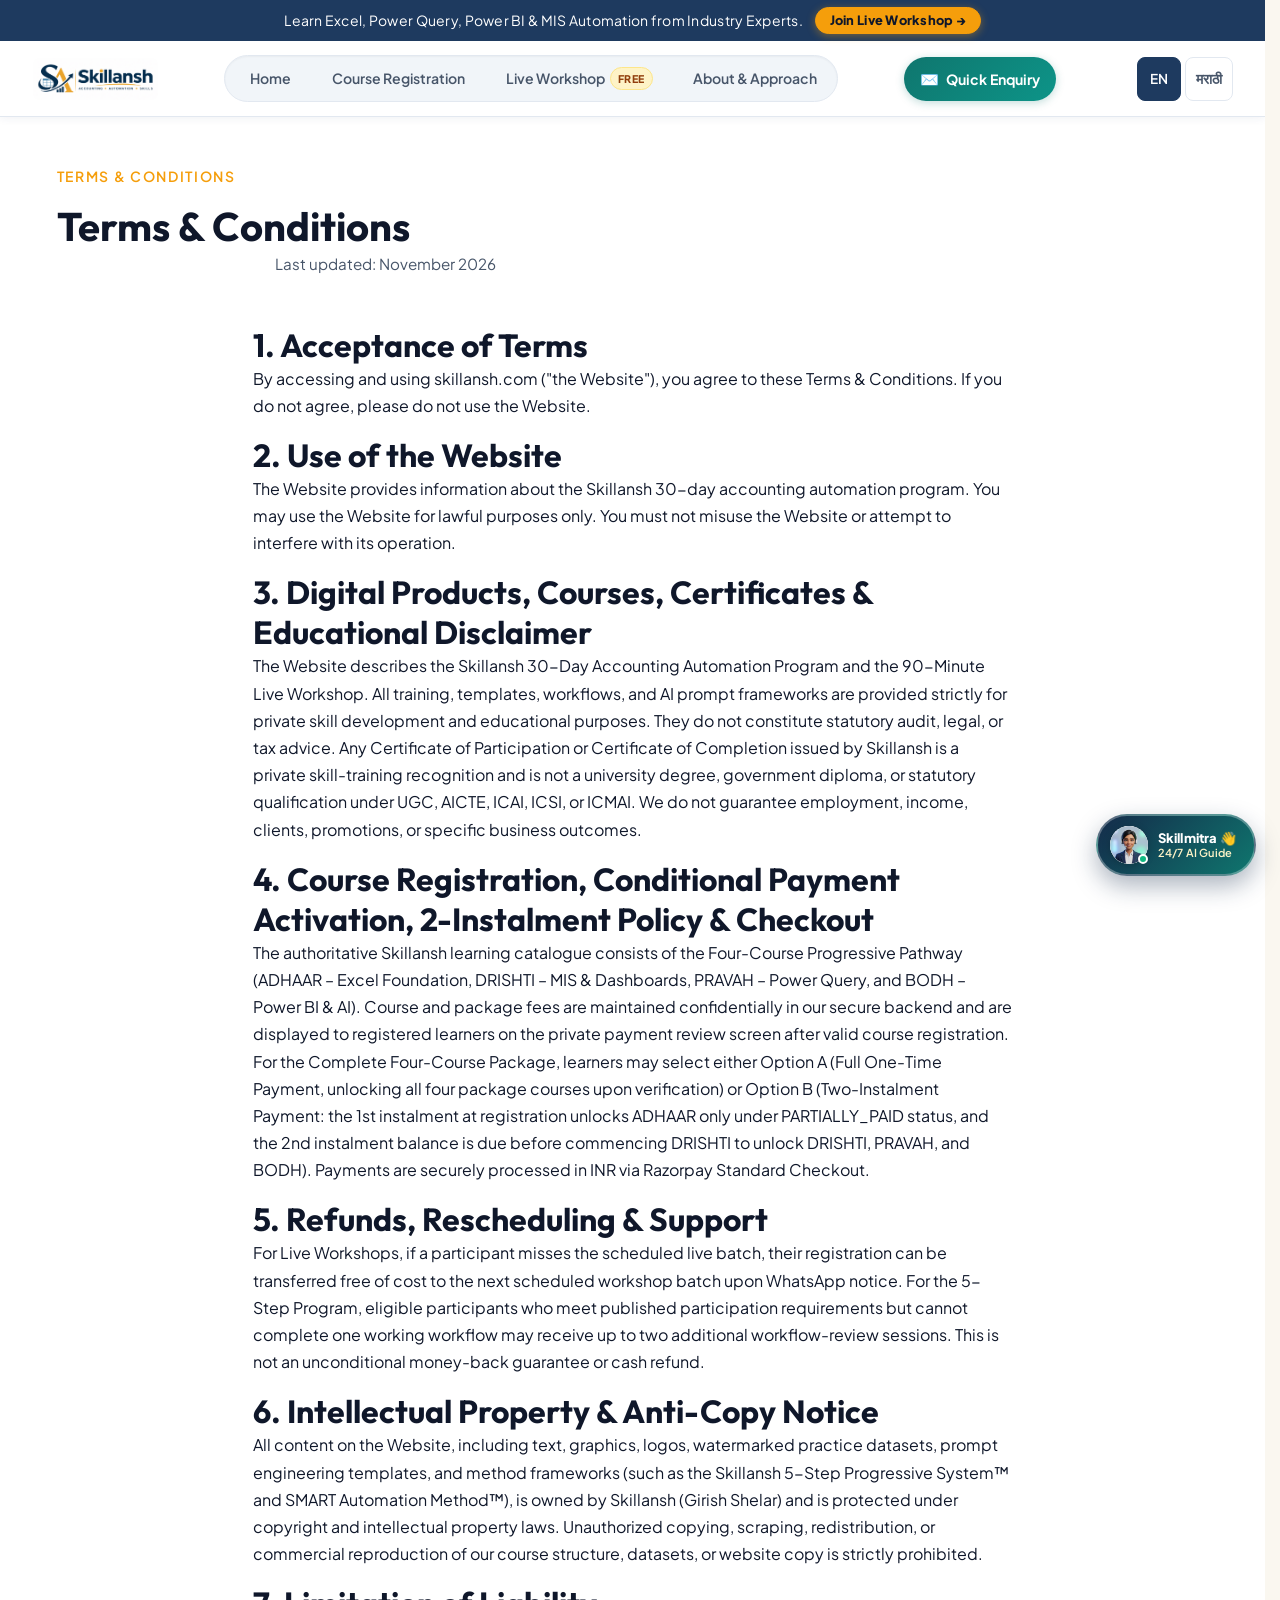
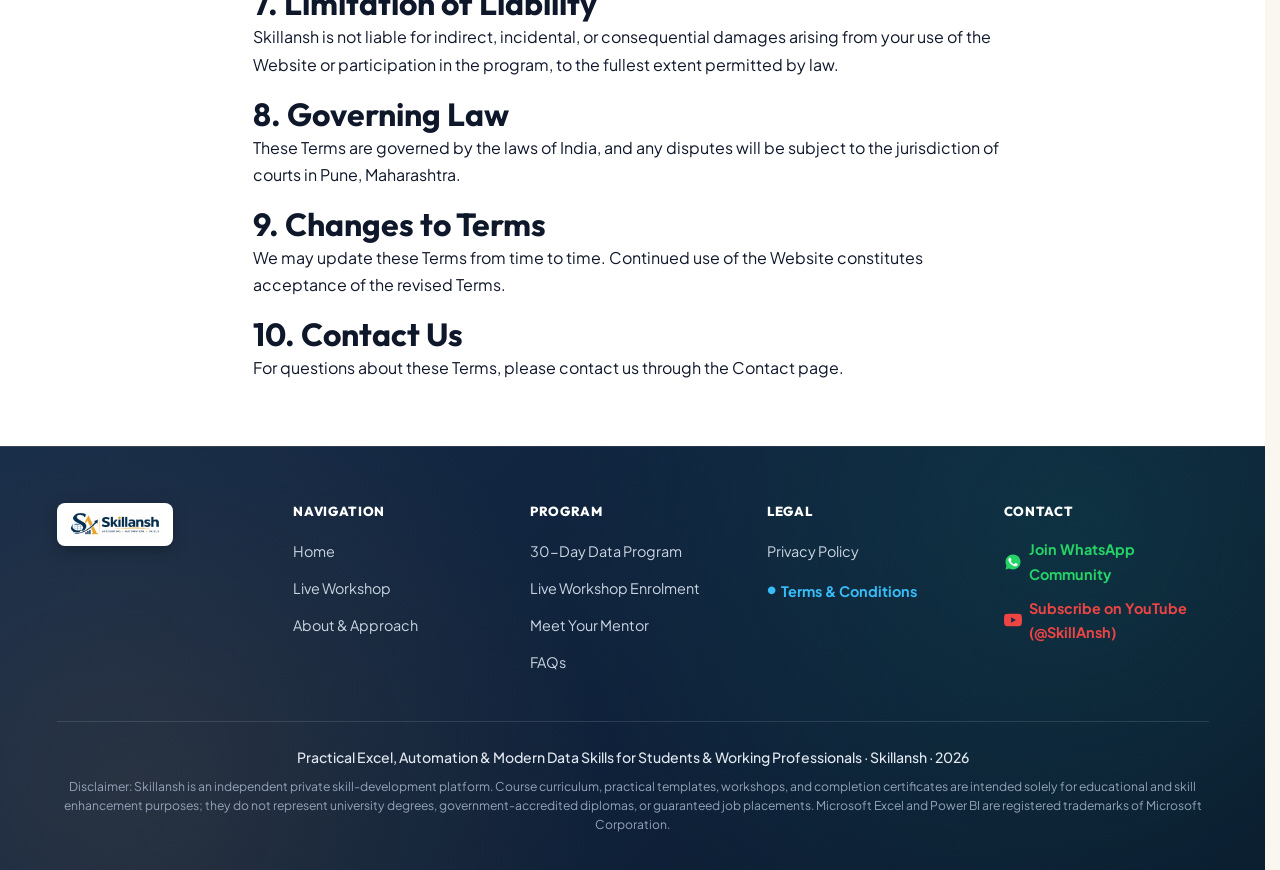
<file: terms.html>
<!DOCTYPE html>
<html lang="en">
<head>
  <meta charset="UTF-8">
  <meta name="viewport" content="width=device-width, initial-scale=1.0">
  <title>Terms &amp; Conditions | Skillansh</title>
  <meta name="description" content="Skillansh Terms and Conditions — website usage, services, payment, refunds, and intellectual property.">
  <link rel="canonical" href="https://www.skillansh.com/terms.html">
  <meta property="og:type" content="website">
  <meta property="og:site_name" content="Skillansh">
  <meta property="og:url" content="https://www.skillansh.com/terms.html">
  <meta property="og:title" content="Terms &amp; Conditions | Skillansh">
  <meta property="og:description" content="Skillansh Terms and Conditions — website usage, services, payment, refunds, and intellectual property.">
  <meta property="og:image" content="https://www.skillansh.com/logo.png">
  <meta name="theme-color" content="#1E3A5F">
  <link rel="preconnect" href="https://fonts.googleapis.com">
  <link rel="preconnect" href="https://fonts.gstatic.com" crossorigin>
  <link href="https://fonts.googleapis.com/css2?family=Outfit:wght@500;600;700;800&family=Plus+Jakarta+Sans:wght@400;500;600;700&family=Noto+Sans+Devanagari:wght@400;500;600;700&display=swap" rel="stylesheet">
  <link rel="icon" type="image/png" sizes="192x192" href="/skillansh-favicon-v4.png">
  <link rel="icon" type="image/x-icon" href="/skillansh-favicon-v4.ico">
  <link rel="apple-touch-icon" sizes="180x180" href="/skillansh-apple-icon-v4.png">
  <link rel="stylesheet" href="style.css?v=20261122g">
  <link rel="stylesheet" href="chatbot.css?v=20261115c">
</head>
<body>
  <a class="skip-link" href="#main-content">Skip to content</a>

  <header>
    <div class="top-bar">
      <div class="container">
        <span data-en="Learn Excel, Power Query, Power BI &amp; MIS Automation from Industry Experts." data-mr="उद्योग तज्ञांकडून Excel, Power Query, Power BI आणि MIS ऑटोमेशन शिका.">Learn Excel, Power Query, Power BI &amp; MIS Automation from Industry Experts.</span>
        <a href="workshop.html" class="top-bar-cta" data-en="Join Live Workshop &rarr;" data-mr="लाइव्ह कार्यशाळा पहा &rarr;">Join Live Workshop &rarr;</a>
      </div>
    </div>
    <div class="container nav-wrap">
      <a href="index.html" class="brand" aria-label="Skillansh home">
        <img src="skillansh-logo.png?v=20261115c" alt="Skillansh logo" width="140" height="42">
      </a>
      <nav>
        <ul class="nav-links" id="nav-links">
          <li><a href="index.html"><span data-en="Home" data-mr="होम">Home</span></a></li>
          <li><a href="enroll.html"><span data-en="Course Registration" data-mr="कोर्स नोंदणी">Course Registration</span></a></li>
          <li><a href="workshop.html"><span data-en="Live Workshop" data-mr="लाइव्ह कार्यशाळा">Live Workshop</span><span class="nav-live-chip">FREE</span></a></li>
          <li><a href="about.html"><span data-en="About &amp; Approach" data-mr="बद्दल व दृष्टिकोन">About &amp; Approach</span></a></li>
          <li><a href="contact.html"><span data-en="Contact" data-mr="संपर्क">Contact</span></a></li>
        </ul>
      </nav>
      <button class="mobile-menu-btn" id="mobile-menu" aria-expanded="false" aria-controls="nav-links" aria-label="Toggle menu">
        &#9776;
      </button>
      <div class="lang-switcher">
        <button class="lang-btn lang-active" data-lang="en" id="lang-en">EN</button>
        <button class="lang-btn" data-lang="mr" id="lang-mr">मराठी</button>
      </div>
    </div>
  </header>

  <main id="main-content">
    <section class="section section-white" style="padding:3rem 0;">
      <div class="container">
        <div class="section-head" style="text-align:left; margin-left:0; max-width:none;">
          <span class="eyebrow" data-en="Terms &amp; Conditions">Terms &amp; Conditions</span>
          <h1 data-en="Terms &amp; Conditions">Terms &amp; Conditions</h1>
          <p style="font-size:0.95rem; color:var(--color-text-muted);">Last updated: November 2026</p>
        </div>

        <div class="terms-content" style="max-width:760px; margin:0 auto; color:var(--color-text); line-height:1.7;">
          <h2 data-en="1. Acceptance of Terms">1. Acceptance of Terms</h2>
          <p data-en="By accessing and using skillansh.com ("the Website"), you agree to these Terms &amp; Conditions. If you do not agree, please do not use the Website.">By accessing and using skillansh.com ("the Website"), you agree to these Terms &amp; Conditions. If you do not agree, please do not use the Website.</p>

          <h2 data-en="2. Use of the Website">2. Use of the Website</h2>
          <p data-en="The Website provides information about the Skillansh 30-day accounting automation program. You may use the Website for lawful purposes only. You must not misuse the Website or attempt to interfere with its operation.">The Website provides information about the Skillansh 30-day accounting automation program. You may use the Website for lawful purposes only. You must not misuse the Website or attempt to interfere with its operation.</p>

          <h2 data-en="3. Digital Products, Courses, Certificates &amp; Educational Disclaimer">3. Digital Products, Courses, Certificates &amp; Educational Disclaimer</h2>
          <p>The Website describes the Skillansh 30-Day Accounting Automation Program and the 90-Minute Live Workshop. All training, templates, workflows, and AI prompt frameworks are provided strictly for private skill development and educational purposes. They do not constitute statutory audit, legal, or tax advice. Any Certificate of Participation or Certificate of Completion issued by Skillansh is a private skill-training recognition and is not a university degree, government diploma, or statutory qualification under UGC, AICTE, ICAI, ICSI, or ICMAI. We do not guarantee employment, income, clients, promotions, or specific business outcomes.</p>

          <h2 data-en="4. Course Registration, Conditional Payment Activation, 2-Instalment Policy &amp; Checkout">4. Course Registration, Conditional Payment Activation, 2-Instalment Policy &amp; Checkout</h2>
          <p>The authoritative Skillansh learning catalogue consists of the Four-Course Progressive Pathway (ADHAAR – Excel Foundation, DRISHTI – MIS &amp; Dashboards, PRAVAH – Power Query, and BODH – Power BI &amp; AI). Course and package fees are maintained confidentially in our secure backend and are displayed to registered learners on the private payment review screen after valid course registration. For the Complete Four-Course Package, learners may select either Option A (Full One-Time Payment, unlocking all four package courses upon verification) or Option B (Two-Instalment Payment: the 1st instalment at registration unlocks ADHAAR only under PARTIALLY_PAID status, and the 2nd instalment balance is due before commencing DRISHTI to unlock DRISHTI, PRAVAH, and BODH). Payments are securely processed in INR via Razorpay Standard Checkout.</p>

          <h2 data-en="5. Refunds, Rescheduling &amp; Support">5. Refunds, Rescheduling &amp; Support</h2>
          <p>For Live Workshops, if a participant misses the scheduled live batch, their registration can be transferred free of cost to the next scheduled workshop batch upon WhatsApp notice. For the 5-Step Program, eligible participants who meet published participation requirements but cannot complete one working workflow may receive up to two additional workflow-review sessions. This is not an unconditional money-back guarantee or cash refund.</p>

          <h2 data-en="6. Intellectual Property &amp; Anti-Copy Notice">6. Intellectual Property &amp; Anti-Copy Notice</h2>
          <p data-en="All content on the Website, including text, graphics, logos, watermarked practice datasets, prompt engineering templates, and method frameworks (such as the Skillansh 5-Step Progressive System™ and SMART Automation Method™), is owned by Skillansh (Girish Shelar) and is protected under copyright and intellectual property laws. Unauthorized copying, scraping, redistribution, or commercial reproduction of our course structure, datasets, or website copy is strictly prohibited.">All content on the Website, including text, graphics, logos, watermarked practice datasets, prompt engineering templates, and method frameworks (such as the Skillansh 5-Step Progressive System™ and SMART Automation Method™), is owned by Skillansh (Girish Shelar) and is protected under copyright and intellectual property laws. Unauthorized copying, scraping, redistribution, or commercial reproduction of our course structure, datasets, or website copy is strictly prohibited.</p>

          <h2 data-en="7. Limitation of Liability">7. Limitation of Liability</h2>
          <p data-en="Skillansh is not liable for indirect, incidental, or consequential damages arising from your use of the Website or participation in the program, to the fullest extent permitted by law.">Skillansh is not liable for indirect, incidental, or consequential damages arising from your use of the Website or participation in the program, to the fullest extent permitted by law.</p>

          <h2 data-en="8. Governing Law">8. Governing Law</h2>
          <p data-en="These Terms are governed by the laws of India, and any disputes will be subject to the jurisdiction of courts in Pune, Maharashtra.">These Terms are governed by the laws of India, and any disputes will be subject to the jurisdiction of courts in Pune, Maharashtra.</p>

          <h2 data-en="9. Changes to Terms">9. Changes to Terms</h2>
          <p data-en="We may update these Terms from time to time. Continued use of the Website constitutes acceptance of the revised Terms.">We may update these Terms from time to time. Continued use of the Website constitutes acceptance of the revised Terms.</p>

          <h2 data-en="10. Contact Us">10. Contact Us</h2>
          <p data-en="For questions about these Terms, please contact us through the Contact page.">For questions about these Terms, please contact us through the Contact page.</p>
        </div>
      </div>
    </section>
  </main>

  <footer>
      <div class="container">
        <div class="footer-grid">
          <div class="footer-col">
            <a href="index.html" class="footer-brand" aria-label="Skillansh home">
              <img src="skillansh-logo.png?v=20261115c" alt="Skillansh logo" width="120" height="36">
            </a>
          </div>
          <div class="footer-col">
            <h5 data-en="Navigation" data-mr="नेव्हिगेशन">Navigation</h5>
            <ul>
              <li><a href="index.html" data-en="Home" data-mr="होम">Home</a></li>
              <li><a href="workshop.html" data-en="Live Workshop" data-mr="लाइव्ह कार्यशाळा">Live Workshop</a></li>
              <li><a href="about.html" data-en="About &amp; Approach" data-mr="बद्दल व दृष्टिकोन">About &amp; Approach</a></li>
              <li><a href="contact.html" data-en="Contact" data-mr="संपर्क">Contact</a></li>
            </ul>
          </div>
          <div class="footer-col">
            <h5 data-en="Program" data-mr="प्रोग्राम">Program</h5>
            <ul>
              <li><a href="index.html#program" data-en="30-Day Data Program" data-mr="३० दिवसांचा डेटा प्रोग्राम">30-Day Data Program</a></li>
              <li><a href="workshop.html" data-en="Live Workshop Enrolment" data-mr="कार्यशाळा नोंदणी">Live Workshop Enrolment</a></li>
              <li><a href="index.html#mentor" data-en="Meet Your Mentor" data-mr="मार्गदर्शक">Meet Your Mentor</a></li>
              <li><a href="index.html#faq" data-en="Frequently Asked Questions" data-mr="नेहमी विचारले जाणारे प्रश्न">FAQs</a></li>
            </ul>
          </div>
          <div class="footer-col">
            <h5 data-en="Legal" data-mr="कायदेशीर">Legal</h5>
            <ul>
              <li id="footer-privacy-item"><a href="privacy.html" id="footer-privacy-link" data-en="Privacy Policy" data-mr="गोपनीयता धोरण">Privacy Policy</a></li>
              <li id="footer-terms-item"><a href="terms.html" id="footer-terms-link" aria-current="page" data-en="Terms &amp; Conditions" data-mr="नियम आणि अटी">Terms &amp; Conditions</a></li>
            </ul>
          </div>
          <div class="footer-col">
            <h5 data-en="Contact" data-mr="संपर्क">Contact</h5>
            <ul>
              <li>
                <a href="https://chat.whatsapp.com/L70yQ3OXHdM3KCgDwxJsIU" target="_blank" rel="noopener noreferrer" style="display:inline-flex; align-items:center; gap:0.45rem; color:#25D366; font-weight:700;">
                  <svg width="18" height="18" viewBox="0 0 24 24" fill="none" xmlns="http://www.w3.org/2000/svg" style="vertical-align:middle; flex-shrink:0;" aria-hidden="true"><path fill="#25D366" d="M12.004 2C6.48 2 2 6.48 2 12.004c0 1.762.458 3.483 1.332 5.006L2 22l5.122-1.342c1.472.804 3.125 1.228 4.882 1.228h.004c5.524 0 10.004-4.48 10.004-10.004 0-2.67-1.04-5.18-2.93-7.07A9.94 9.94 0 0012.004 2z"/><path fill="#FFFFFF" d="M17.51 14.39c-.3-.15-1.78-.88-2.06-.98-.28-.1-.48-.15-.68.15-.2.3-.78.98-.95 1.18-.18.2-.35.23-.65.08-.3-.15-1.27-.47-2.42-1.49-.9-.8-1.5-1.78-1.68-2.08-.17-.3-.02-.46.13-.61.13-.13.3-.35.45-.52.15-.18.2-.3.3-.5.1-.2.05-.38-.02-.53-.08-.15-.68-1.63-.93-2.24-.24-.58-.49-.5-.68-.51h-.58c-.2 0-.53.08-.8.38-.28.3-1.05 1.03-1.05 2.51s1.08 2.91 1.23 3.11c.15.2 2.12 3.24 5.14 4.54.72.31 1.28.5 1.72.64.72.23 1.38.2 1.9.12.58-.09 1.78-.73 2.03-1.43.25-.7.25-1.3.18-1.43-.08-.12-.28-.2-.58-.35z"/></svg>
                  <span data-en="Join WhatsApp Community" data-mr="WhatsApp कम्युनिटीमध्ये सामील व्हा">Join WhatsApp Community</span>
                </a>
              </li>
              <li>
                <a href="https://www.youtube.com/@SkillAnsh" target="_blank" rel="noopener noreferrer" style="display:inline-flex; align-items:center; gap:0.45rem; color:#EF4444; font-weight:700;">
                  <svg width="18" height="18" viewBox="0 0 24 24" fill="none" xmlns="http://www.w3.org/2000/svg" style="vertical-align:middle; flex-shrink:0;" aria-hidden="true"><path fill="#EF4444" d="M23.498 6.186a3.016 3.016 0 00-2.122-2.136C19.505 3.545 12 3.545 12 3.545s-7.505 0-9.377.505A3.017 3.017 0 00.502 6.186C0 8.07 0 12 0 12s0 3.93.502 5.814a3.016 3.016 0 002.122 2.136c1.871.505 9.376.505 9.376.505s7.505 0 9.377-.505a3.015 3.015 0 002.122-2.136C24 15.93 24 12 24 12s0-3.93-.502-5.814zM9.545 15.568V8.432L15.818 12l-6.273 3.568z"/></svg>
                  <span>Subscribe on YouTube (@SkillAnsh)</span>
                </a>
              </li>
              <li>
                <a href="contact.html" style="display:inline-flex; align-items:center; gap:0.45rem; color:#CBD5E1; font-weight:600;">
                  <span>✉️</span>
                  <span data-en="Contact &amp; Admissions Support" data-mr="संपर्क व ॲडमिशन सपोर्ट">Contact &amp; Admissions Support</span>
                </a>
              </li>
            </ul>
          </div>
        </div>
        <div class="footer-note" style="border-top:1px solid rgba(255, 255, 255, 0.12); margin-top:2rem; padding-top:1.5rem; text-align:center; color:#CBD5E1; font-size:0.88rem;">
          <span data-en="Practical Excel, Automation &amp; Modern Data Skills for Students &amp; Working Professionals &middot; Skillansh &middot; 2026" data-mr="विद्यार्थी आणि नोकरदार व्यावसायिकांसाठी प्रॅक्टिकल एक्सेल, ऑटोमेशन आणि मॉडर्न डेटा स्किल्स &middot; Skillansh &middot; २०२६">Practical Excel, Automation &amp; Modern Data Skills for Students &amp; Working Professionals &middot; Skillansh &middot; 2026</span>
          <div style="font-size:0.76rem; color:#94A3B8; margin-top:0.5rem; line-height:1.55;" data-en="Disclaimer: Skillansh is an independent private skill-development platform. Course curriculum, practical templates, workshops, and completion certificates are intended solely for educational and skill enhancement purposes; they do not represent university degrees, government-accredited diplomas, or guaranteed job placements. Microsoft Excel and Power BI are registered trademarks of Microsoft Corporation." data-mr="डिस्क्लेमर: Skillansh हे एक स्वतंत्र खाजगी कौशल्य-विकास व्यासपीठ आहे. अभ्यासक्रम, प्रॅक्टिकल मॉडेल्स, कार्यशाळा आणि सर्टिफिकेट्स केवळ कौशल्य वृद्धी व शैक्षणिक मार्गदर्शनासाठी आहेत; ते कोणतीही सरकारी पदवी/डिप्लोमा किंवा नोकरीची हमी दर्शवत नाहीत. Microsoft Excel आणि Power BI हे Microsoft Corporation चे नोंदणीकृत ट्रेडमार्क आहेत.">Disclaimer: Skillansh is an independent private skill-development platform. Course curriculum, practical templates, workshops, and completion certificates are intended solely for educational and skill enhancement purposes; they do not represent university degrees, government-accredited diplomas, or guaranteed job placements. Microsoft Excel and Power BI are registered trademarks of Microsoft Corporation.</div>
        </div>
      </div>
    </footer>

  <script src="config.js?v=20261126a"></script>
  <script src="script.js?v=20261120b"></script>
  <script src="chatbot.js?v=20261115c" defer></script>
</body>
</html>
</file>
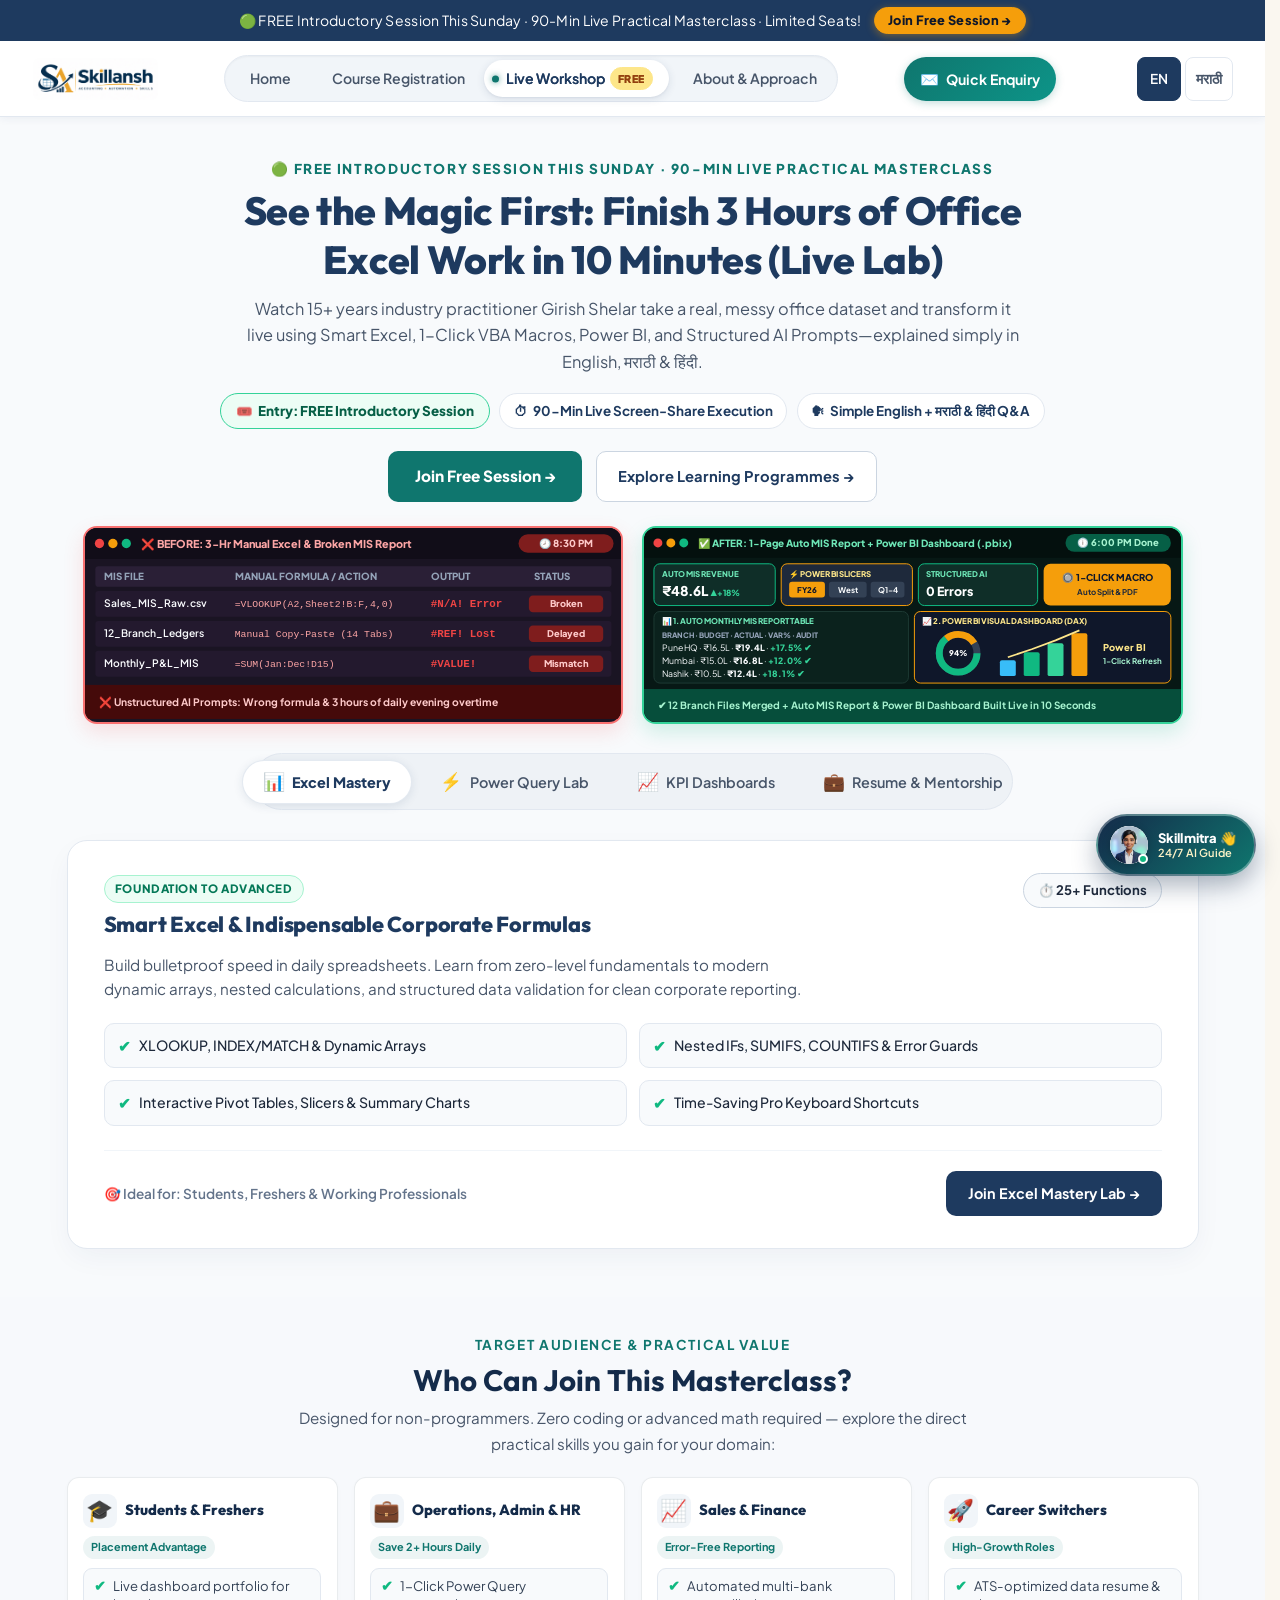
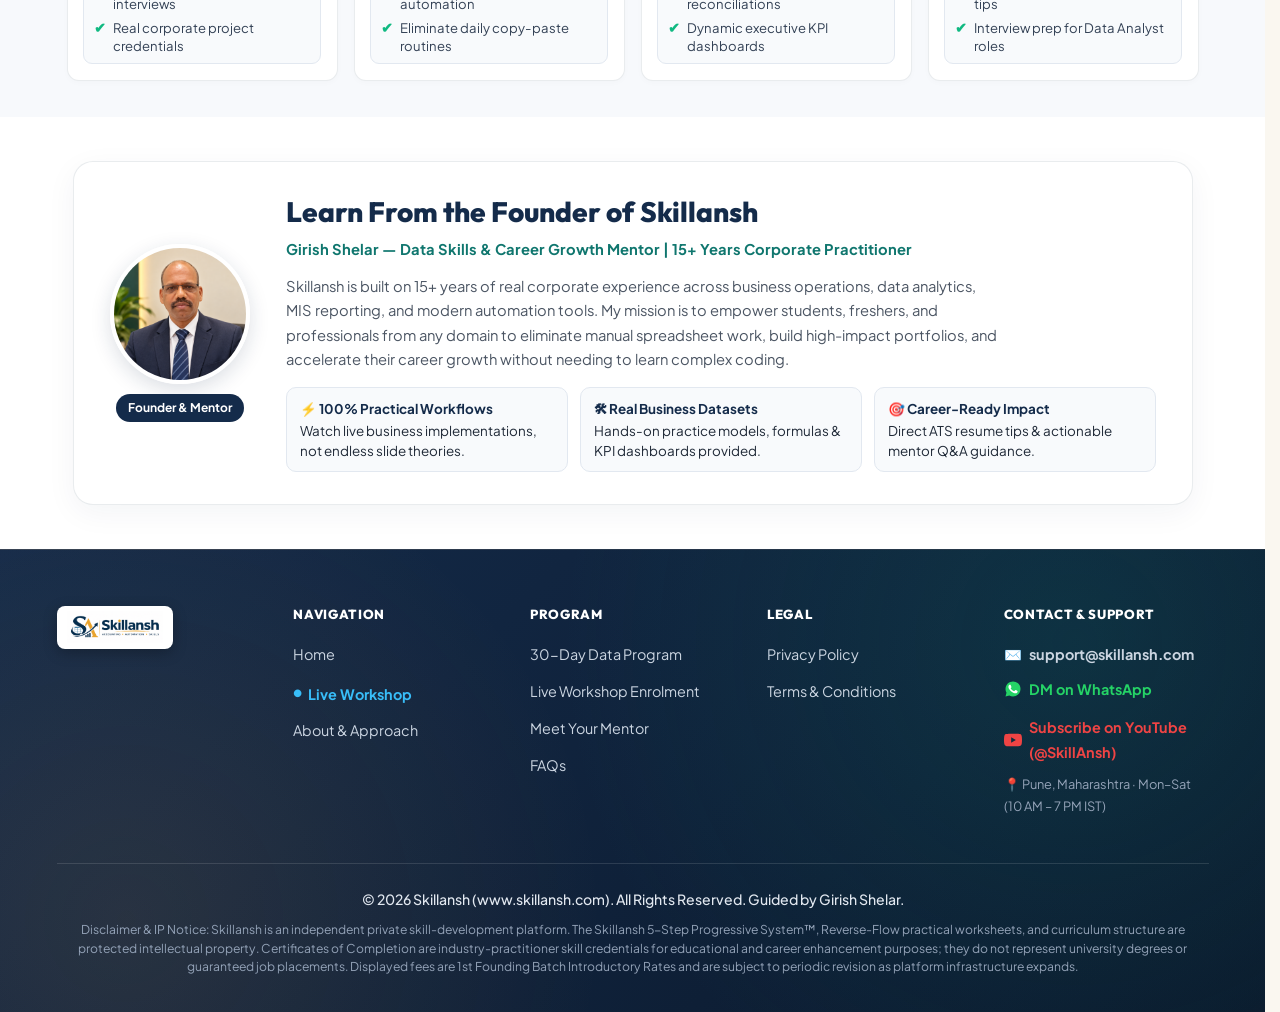
<file: workshop.html>
<!DOCTYPE html>
<html lang="en">

<head>
  <meta charset="UTF-8">
  <meta name="viewport" content="width=device-width, initial-scale=1.0">
  <title>Skillansh | Live Practical Data Skills &amp; Automation Masterclass</title>
  <meta name="description"
    content="Join Skillansh live hands-on masterclass. Learn practical Excel, Power Query, Power BI and digital automation skills from industry experts.">
  <link rel="canonical" href="https://www.skillansh.com/workshop.html">
  <meta property="og:type" content="website">
  <meta property="og:site_name" content="Skillansh">
  <meta property="og:url" content="https://www.skillansh.com/workshop.html">
  <meta property="og:title" content="Skillansh | Live Interactive Workshop &amp; Masterclass">
  <meta property="og:description"
    content="Learn practical digital skills in Excel, Power Query, Power BI and MIS automation.">
  <meta property="og:image" content="https://www.skillansh.com/logo.png">
  <meta name="theme-color" content="#1E3A5F">
  <link rel="preconnect" href="https://fonts.googleapis.com">
  <link rel="preconnect" href="https://fonts.gstatic.com" crossorigin>
  <link
    href="https://fonts.googleapis.com/css2?family=Outfit:wght@500;600;700;800&family=Plus+Jakarta+Sans:wght@400;500;600;700&family=Noto+Sans+Devanagari:wght@400;500;600;700&display=swap"
    rel="stylesheet">
  <link rel="icon" type="image/png" sizes="192x192" href="/skillansh-favicon-v4.png">
  <link rel="icon" type="image/x-icon" href="/skillansh-favicon-v4.ico">
  <link rel="apple-touch-icon" sizes="180x180" href="/skillansh-apple-icon-v4.png">
  <link rel="stylesheet" href="style.css?v=20261126b">
  <link rel="stylesheet" href="chatbot.css?v=20261115c">
  <meta name="copyright" content="© 2026 Skillansh (Girish Shelar). All Rights Reserved.">
  <style>
    :root {
      --campaign-navy: #142B4A;
      --campaign-navy-hover: #0F223A;
      --campaign-teal: #0F766E;
      --campaign-gold: #F4A340;
      --campaign-gold-dark: #D97706;
      --campaign-bg: #F7F9FC;
      --campaign-white: #FFFFFF;
      --campaign-text: #1F2937;
      --campaign-text-muted: #4B5563;
      --campaign-radius: 16px;
      --campaign-shadow: 0 20px 40px -10px rgba(20, 43, 74, 0.12);
      --transition: 0.3s ease;
    }

    .campaign-section {
      padding: 2.75rem 0;
      position: relative;
    }

    .campaign-container {
      max-width: 1200px;
      margin: 0 auto;
      padding: 0 1.5rem;
    }

    .section-head {
      text-align: center;
      max-width: 720px;
      margin: 0 auto 1.5rem;
    }

    .section-head .eyebrow {
      display: block;
      font-size: 0.85rem;
      font-weight: 700;
      text-transform: uppercase;
      letter-spacing: 0.12em;
      color: var(--campaign-teal);
      margin-bottom: 0.4rem;
    }

    .section-head h2 {
      color: var(--campaign-navy);
      margin-bottom: 0.5rem;
    }

    .section-head p {
      color: var(--campaign-text-muted);
      font-size: 1rem;
      margin-bottom: 0;
    }

    /* Target Audience 2x2 Grid (Compact & Attractive) */
    .audience {
      background: var(--campaign-bg);
    }

    .audience-bento-4col {
      display: grid;
      grid-template-columns: repeat(4, 1fr);
      gap: 1rem;
      max-width: 1180px;
      margin: 0 auto;
    }

    .aud-micro-card {
      background: var(--campaign-white);
      border: 1px solid rgba(20, 43, 74, 0.09);
      border-radius: 12px;
      padding: 1rem 0.95rem;
      display: flex;
      flex-direction: column;
      gap: 0.55rem;
      transition: all 0.25s ease;
      box-shadow: 0 2px 6px rgba(0, 0, 0, 0.02);
    }

    .aud-micro-card:hover {
      border-color: rgba(15, 118, 110, 0.45);
      transform: translateY(-2px);
      box-shadow: 0 8px 18px rgba(15, 118, 110, 0.08);
    }

    .aud-card-header {
      display: flex;
      align-items: center;
      gap: 0.5rem;
    }

    .aud-icon-micro {
      font-size: 1.35rem;
      width: 34px;
      height: 34px;
      border-radius: 9px;
      background: #F1F5F9;
      display: inline-flex;
      align-items: center;
      justify-content: center;
      flex-shrink: 0;
    }

    .aud-title-micro {
      font-size: 0.92rem;
      font-weight: 800;
      color: var(--campaign-navy);
      line-height: 1.25;
      margin: 0;
    }

    .aud-badge-micro {
      align-self: flex-start;
      font-size: 0.68rem;
      font-weight: 700;
      color: var(--campaign-teal);
      background: rgba(15, 118, 110, 0.08);
      padding: 0.12rem 0.5rem;
      border-radius: 999px;
      white-space: nowrap;
    }

    .aud-takeaways {
      display: flex;
      flex-direction: column;
      gap: 0.4rem;
      background: #F8FAFC;
      border: 1px solid #E2E8F0;
      border-radius: 9px;
      padding: 0.55rem 0.65rem;
    }

    .aud-takeaway-item {
      display: flex;
      align-items: flex-start;
      gap: 0.45rem;
      font-size: 0.82rem;
      color: #334155;
      line-height: 1.35;
    }

    .aud-chk {
      color: #10B981;
      font-weight: 800;
      font-size: 0.85rem;
      flex-shrink: 0;
      line-height: 1.3;
    }

    @media (max-width:920px) {
      .audience-bento-4col {
        grid-template-columns: repeat(2, 1fr);
        gap: 0.75rem;
      }
    }

    @media (max-width:520px) {
      .audience-bento-4col {
        grid-template-columns: 1fr;
        gap: 0.65rem;
      }
    }

    /* Founder Profile (Compact Executive Layout) */
    .trust {
      background: var(--campaign-white);
    }

    .trust-grid {
      display: flex;
      align-items: center;
      gap: 2.25rem;
      background: #FFFFFF;
      border: 1px solid rgba(20, 43, 74, 0.09);
      border-radius: 20px;
      padding: 2rem 2.25rem;
      box-shadow: 0 8px 30px rgba(20, 43, 74, 0.05);
      max-width: 1120px;
      margin: 0 auto;
    }

    .founder-photo {
      flex-shrink: 0;
      text-align: center;
    }

    .founder-photo img {
      width: 140px;
      height: 140px;
      border-radius: 50%;
      object-fit: cover;
      border: 4px solid #FFFFFF;
      box-shadow: 0 6px 20px rgba(20, 43, 74, 0.15);
      display: block;
      margin: 0 auto;
    }

    .founder-badge {
      margin-top: 0.6rem;
      display: inline-block;
      background: var(--campaign-navy);
      color: #fff;
      padding: 0.25rem 0.75rem;
      border-radius: 999px;
      font-size: 0.75rem;
      font-weight: 700;
      white-space: nowrap;
    }

    .trust-content {
      flex: 1;
    }

    .trust-content h3 {
      color: var(--campaign-navy);
      font-size: clamp(1.3rem, 2.2vw, 1.75rem);
      margin: 0 0 0.35rem;
      font-weight: 800;
    }

    .trust-role {
      display: inline-block;
      color: var(--campaign-teal);
      font-weight: 700;
      font-size: 0.92rem;
      margin-bottom: 0.75rem;
    }

    .trust-content p {
      color: var(--campaign-text-muted);
      font-size: 0.92rem;
      line-height: 1.65;
      margin-bottom: 1rem;
    }

    .trust-benefits {
      display: grid;
      grid-template-columns: repeat(3, 1fr);
      gap: 0.75rem;
    }

    .benefit {
      background: #F8FAFC;
      border: 1px solid #E2E8F0;
      border-radius: 10px;
      padding: 0.65rem 0.85rem;
      font-size: 0.84rem;
      color: var(--campaign-text);
      line-height: 1.45;
    }

    .benefit strong {
      display: block;
      color: var(--campaign-navy);
      margin-bottom: 0.2rem;
    }

    @media (max-width:820px) {
      .trust-grid {
        flex-direction: column;
        text-align: center;
        padding: 1.5rem 1.25rem;
        gap: 1.25rem;
      }

      .trust-benefits {
        grid-template-columns: 1fr;
        text-align: left;
      }
    }


    .skip-link {
      position: absolute;
      top: -100px;
      left: 0;
      background: var(--campaign-navy);
      color: #fff;
      padding: 8px 16px;
      z-index: 10000;
      text-decoration: none;
      border-radius: 0 0 6px 0;
    }

    .skip-link:focus {
      top: 0;
    }
  </style>
</head>

<body>
  <a class="skip-link" href="#main-content">Skip to content</a>

  <header>
    <div class="top-bar">
      <div class="container">
        <span
          data-en="🟢 FREE Introductory Session This Sunday &middot; 90-Min Live Practical Masterclass &middot; Limited Seats!"
          data-mr="🟢 या रविवारी मोफत परिचयात्मक सत्र (FREE Introductory Session) &middot; ९० मिनिटांची लाइव्ह प्रॅक्टिकल मास्टरक्लास!">🟢
          FREE Introductory Session This Sunday &middot; 90-Min Live Practical Masterclass &middot; Limited
          Seats!</span>
        <a href="https://forms.gle/TqDgYuWZYLHGGpYTA" target="_blank" rel="noopener noreferrer" class="top-bar-cta js-free-session-btn"
          data-en="Join Free Session &rarr;" data-mr="मोफत सत्रात सहभागी व्हा &rarr;">Join Free Session &rarr;</a>
      </div>
    </div>
    <div class="container nav-wrap">
      <a href="index.html" class="brand" aria-label="Skillansh home">
        <img src="skillansh-logo.png?v=20261115c" alt="Skillansh logo" width="140" height="42">
      </a>
      <nav>
        <ul class="nav-links" id="nav-links">
          <li><a href="index.html"><span data-en="Home" data-mr="होम">Home</span></a></li>
          <li><a href="enroll.html"><span data-en="Course Registration" data-mr="कोर्स नोंदणी">Course Registration</span></a></li>
          <li><a href="workshop.html" aria-current="page"><span data-en="Live Workshop" data-mr="लाइव्ह कार्यशाळा">Live
                Workshop</span><span class="nav-live-chip">FREE</span></a></li>
          <li><a href="about.html"><span data-en="About &amp; Approach" data-mr="बद्दल व दृष्टिकोन">About &amp;
                Approach</span></a></li>
          <li><a href="contact.html"><span data-en="Contact" data-mr="संपर्क">Contact</span></a></li>
        </ul>
      </nav>
      <button type="button" class="nav-enquiry-btn" id="open-quick-enquiry-btn" aria-label="Quick Enquiry">
        <span class="nav-enquiry-icon">✉️</span>
        <span data-en="Quick Enquiry" data-mr="त्वरित विचारणा">Quick Enquiry</span>
      </button>
      <button class="mobile-menu-btn" id="mobile-menu" aria-expanded="false" aria-controls="nav-links"
        aria-label="Toggle menu">&#9776;</button>
      <div class="lang-switcher">
        <button class="lang-btn lang-active" data-lang="en" id="lang-en">EN</button>
        <button class="lang-btn" data-lang="mr" id="lang-mr">मराठी</button>
      </div>
    </div>
  </header>

  <main id="main-content" class="protected-copy-zone">
    <!-- ============ UNIFIED MASTERCLASS HERO & INTERACTIVE CURRICULUM ============ -->
    <section class="campaign-section" id="what-you-will-learn" aria-label="Live Practical Data Skills Masterclass"
      style="background:#F8FAFC; padding:2.5rem 0 3rem;">
      <div class="container" style="max-width:1180px;">
        <div class="section-head" style="text-align:center; max-width:860px; margin:0 auto 1.5rem;">
          <span class="eyebrow" style="color:#0F766E; font-weight:800;"
            data-en="🟢 FREE Introductory Session This Sunday &middot; 90-Min Live Practical Masterclass"
            data-mr="🟢 या रविवारी मोफत परिचयात्मक सत्र &middot; ९० मिनिटे लाइव्ह प्रॅक्टिकल मास्टरक्लास">🟢
            FREE Introductory Session This Sunday &middot; 90-Min Live Practical Masterclass</span>
          <h1
            style="font-size:clamp(1.85rem, 3.6vw, 2.45rem); font-weight:800; color:var(--color-primary); margin:0.35rem 0 0.75rem; letter-spacing:-0.01em;"
            data-en="See the Magic First: Finish 3 Hours of Office Excel Work in 10 Minutes (Live Lab)"
            data-mr="आधी १० सेकंदांत निकाल पहा: ३ तासांचे ऑफिस Excel काम १० मिनिटांत पूर्ण करा (लाइव्ह लॅब)">See the
            Magic First: Finish 3 Hours of Office Excel Work in 10 Minutes (Live Lab)</h1>
          <p style="font-size:1.02rem; color:#475569; line-height:1.6; margin-bottom:1.15rem;"
            data-en="Watch 15+ years industry practitioner Girish Shelar take a real, messy office dataset and transform it live using Smart Excel, 1-Click VBA Macros, Power BI, and Structured AI Prompts—explained simply in English, मराठी &amp; हिंदी."
            data-mr="१५+ वर्षांचा अनुभव असलेल्या गिरीश शेलार यांच्यासोबत प्रत्यक्ष ऑफिसमधील गुंतागुंतीची फाइल Smart Excel, १-क्लिक VBA मॅक्रो, Power BI आणि स्मार्ट AI प्रॉम्प्ट्सने १० मिनिटांत कशी तयार होते ते थेट स्क्रीनवर पहा.">
            Watch 15+ years industry practitioner Girish Shelar take a real, messy office dataset and transform it live
            using Smart Excel, 1-Click VBA Macros, Power BI, and Structured AI Prompts—explained simply in English,
            मराठी &amp; हिंदी.
          </p>

          <!-- Sleek Logistics Chips -->
          <div style="display:flex; justify-content:center; gap:0.6rem; flex-wrap:wrap; margin-bottom:1.35rem;">
            <span
              style="display:inline-flex; align-items:center; gap:0.35rem; background:#ECFDF5; border:1.5px solid #34D399; padding:0.35rem 0.9rem; border-radius:999px; font-size:0.84rem; font-weight:800; color:#065F46;">
              <span>🎟️</span> <span data-en="Entry: FREE Introductory Session" data-mr="प्रवेश: १००% मोफत परिचयात्मक सत्र">Entry:
                FREE Introductory Session</span>
            </span>
            <span
              style="display:inline-flex; align-items:center; gap:0.35rem; background:#FFFFFF; border:1px solid #E2E8F0; padding:0.35rem 0.85rem; border-radius:999px; font-size:0.84rem; font-weight:700; color:#1E3A5F;">
              <span>⏱</span> <span data-en="90-Min Live Screen-Share Execution"
                data-mr="९० मिनिटे थेट स्क्रीन-शेअर प्रात्यक्षिक">90-Min Live Screen-Share Execution</span>
            </span>
            <span
              style="display:inline-flex; align-items:center; gap:0.35rem; background:#FFFFFF; border:1px solid #E2E8F0; padding:0.35rem 0.85rem; border-radius:999px; font-size:0.84rem; font-weight:700; color:#1E3A5F;">
              <span>🗣</span> <span data-en="Simple English + मराठी &amp; हिंदी Q&amp;A"
                data-mr="सोपे इंग्रजी + मराठी व हिंदी प्रश्नोत्तरे">Simple English + मराठी &amp; हिंदी Q&amp;A</span>
            </span>
          </div>

          <div style="display:flex; justify-content:center; gap:0.85rem; flex-wrap:wrap; margin-bottom:1.25rem;">
            <a href="https://forms.gle/TqDgYuWZYLHGGpYTA" target="_blank" rel="noopener noreferrer" class="btn-primary js-free-session-btn"
              style="padding:0.75rem 1.65rem; font-size:0.96rem; font-weight:800; border-radius:10px; background:#0F766E;"
              data-en="Join Free Session &rarr;"
              data-mr="मोफत सत्रात सहभागी व्हा (Join Free Session) &rarr;">Join Free Session
              &rarr;</a>
            <a href="courses.html" class="btn-secondary"
              style="padding:0.75rem 1.35rem; font-size:0.92rem; font-weight:700; border-radius:10px; border:1.5px solid #CBD5E1; color:#1E3A5F; background:#FFFFFF; text-decoration:none;"
              data-en="Explore Learning Programmes &rarr;" data-mr="आमचे लर्निंग प्रोग्राम्स पहा &rarr;">Explore Learning Programmes &rarr;</a>
          </div>
        </div>

        <!-- Original Non-Human Self-Contained SVG Before vs After (MIS Report & Dashboard) Preview Strip on Workshop Page -->
        <div style="display:grid; grid-template-columns:repeat(auto-fit, minmax(320px, 1fr)); gap:1.15rem; max-width:1100px; margin:0 auto 1.85rem;">
          <!-- Left SVG Window: BEFORE (Broken Excel & Manual MIS Report) -->
          <div style="border-radius:14px; overflow:hidden; border:2px solid #F87171; box-shadow:0 8px 20px rgba(239,68,68,0.15); background:#1A1423;">
            <svg viewBox="0 0 520 185" width="100%" style="display:block; background:#1A1423; font-family:'Plus Jakarta Sans',sans-serif;" role="img" aria-label="Before: 3-Hour Manual Excel and Broken MIS Report">
              <rect x="0" y="0" width="520" height="30" fill="#110D18"/>
              <circle cx="14" cy="15" r="4.5" fill="#EF4444"/>
              <circle cx="27" cy="15" r="4.5" fill="#F59E0B"/>
              <circle cx="40" cy="15" r="4.5" fill="#10B981"/>
              <text x="54" y="19" fill="#FCA5A5" font-size="10.5" font-weight="800">❌ BEFORE: 3-Hr Manual Excel &amp; Broken MIS Report</text>
              <rect x="420" y="6" width="92" height="18" rx="9" fill="#7F1D1D"/>
              <text x="466" y="18.5" fill="#FECACA" font-size="9.5" font-weight="800" text-anchor="middle">🕗 8:30 PM</text>

              <rect x="10" y="37" width="500" height="20" rx="3" fill="#2A1F36"/>
              <text x="18" y="50.5" fill="#94A3B8" font-size="9.5" font-weight="800">MIS FILE</text>
              <text x="145" y="50.5" fill="#94A3B8" font-size="9.5" font-weight="800">MANUAL FORMULA / ACTION</text>
              <text x="335" y="50.5" fill="#94A3B8" font-size="9.5" font-weight="800">OUTPUT</text>
              <text x="435" y="50.5" fill="#94A3B8" font-size="9.5" font-weight="800">STATUS</text>

              <rect x="10" y="61" width="500" height="25" rx="3" fill="#23192E"/>
              <text x="18" y="77" fill="#F8FAFC" font-size="10" font-weight="600">Sales_MIS_Raw.csv</text>
              <text x="145" y="77" fill="#FCA5A5" font-size="9.5" font-family="monospace">=VLOOKUP(A2,Sheet2!B:F,4,0)</text>
              <text x="335" y="77" fill="#EF4444" font-size="10.5" font-weight="800" font-family="monospace">#N/A! Error</text>
              <rect x="430" y="65.5" width="72" height="16" rx="4" fill="#7F1D1D"/>
              <text x="466" y="76.5" fill="#FECACA" font-size="9" font-weight="800" text-anchor="middle">Broken</text>

              <rect x="10" y="90" width="500" height="25" rx="3" fill="#23192E"/>
              <text x="18" y="106" fill="#F8FAFC" font-size="10" font-weight="600">12_Branch_Ledgers</text>
              <text x="145" y="106" fill="#FCA5A5" font-size="9.5" font-family="monospace">Manual Copy-Paste (14 Tabs)</text>
              <text x="335" y="106" fill="#EF4444" font-size="10.5" font-weight="800" font-family="monospace">#REF! Lost</text>
              <rect x="430" y="94.5" width="72" height="16" rx="4" fill="#7F1D1D"/>
              <text x="466" y="105.5" fill="#FECACA" font-size="9" font-weight="800" text-anchor="middle">Delayed</text>

              <rect x="10" y="119" width="500" height="25" rx="3" fill="#23192E"/>
              <text x="18" y="135" fill="#F8FAFC" font-size="10" font-weight="600">Monthly_P&amp;L_MIS</text>
              <text x="145" y="135" fill="#FCA5A5" font-size="9.5" font-family="monospace">=SUM(Jan:Dec!D15)</text>
              <text x="335" y="135" fill="#EF4444" font-size="10.5" font-weight="800" font-family="monospace">#VALUE!</text>
              <rect x="430" y="123.5" width="72" height="16" rx="4" fill="#7F1D1D"/>
              <text x="466" y="134.5" fill="#FECACA" font-size="9" font-weight="800" text-anchor="middle">Mismatch</text>

              <rect x="0" y="152" width="520" height="33" fill="#450A0A"/>
              <text x="14" y="172" fill="#FECACA" font-size="10" font-weight="700">❌ Unstructured AI Prompts: Wrong formula &amp; 3 hours of daily evening overtime</text>
            </svg>
          </div>

          <!-- Right SVG Window: AFTER (1-Page Auto MIS Report Table + Power BI Interactive Dashboard) -->
          <div style="border-radius:14px; overflow:hidden; border:2px solid #34D399; box-shadow:0 8px 20px rgba(16,185,129,0.18); background:#071815;">
            <svg viewBox="0 0 540 195" width="100%" style="display:block; background:#071815; font-family:'Plus Jakarta Sans',sans-serif;" role="img" aria-label="After: 10-Second Automated MIS Report and Power BI Visual Dashboard">
              <rect x="0" y="0" width="540" height="30" fill="#04100E"/>
              <circle cx="14" cy="15" r="4.5" fill="#EF4444"/>
              <circle cx="27" cy="15" r="4.5" fill="#F59E0B"/>
              <circle cx="40" cy="15" r="4.5" fill="#10B981"/>
              <text x="54" y="19" fill="#6EE7B7" font-size="10" font-weight="800">✅ AFTER: 1-Page Auto MIS Report + Power BI Dashboard (.pbix)</text>
              <rect x="424" y="6" width="106" height="18" rx="9" fill="#065F46"/>
              <text x="477" y="18.5" fill="#A7F3D0" font-size="9.5" font-weight="800" text-anchor="middle">🕕 6:00 PM Done</text>

              <!-- Top Strip: MIS KPI + Power BI Slicers + 1-Click VBA Macro -->
              <rect x="10" y="36" width="122" height="42" rx="6" fill="#0F2E28" stroke="#10B981" stroke-width="1"/>
              <text x="18" y="49" fill="#6EE7B7" font-size="8" font-weight="800">AUTO MIS REVENUE</text>
              <text x="18" y="68" fill="#FFFFFF" font-size="13.5" font-weight="800">₹48.6L <tspan fill="#34D399" font-size="8.5">▲+18%</tspan></text>

              <rect x="138" y="36" width="132" height="42" rx="6" fill="#1E293B" stroke="#F59E0B" stroke-width="1"/>
              <text x="146" y="49" fill="#FDE68A" font-size="8" font-weight="800">⚡ POWER BI SLICERS</text>
              <rect x="146" y="54" width="36" height="16" rx="3" fill="#F59E0B"/>
              <text x="164" y="65" fill="#0F172A" font-size="8" font-weight="800" text-anchor="middle">FY26</text>
              <rect x="186" y="54" width="38" height="16" rx="3" fill="#334155"/>
              <text x="205" y="65" fill="#F8FAFC" font-size="8" font-weight="700" text-anchor="middle">West</text>
              <rect x="228" y="54" width="34" height="16" rx="3" fill="#334155"/>
              <text x="245" y="65" fill="#F8FAFC" font-size="8" font-weight="700" text-anchor="middle">Q1-4</text>

              <rect x="276" y="36" width="120" height="42" rx="6" fill="#0F2E28" stroke="#10B981" stroke-width="1"/>
              <text x="284" y="49" fill="#6EE7B7" font-size="8" font-weight="800">STRUCTURED AI</text>
              <text x="284" y="68" fill="#FFFFFF" font-size="12.5" font-weight="800">0 Errors</text>

              <rect x="402" y="36" width="128" height="42" rx="7" fill="#F59E0B"/>
              <text x="466" y="53" fill="#0F172A" font-size="9.5" font-weight="800" text-anchor="middle">🔘 1-CLICK MACRO</text>
              <text x="466" y="67" fill="#1E293B" font-size="8" font-weight="700" text-anchor="middle">Auto Split &amp; PDF</text>

              <!-- Left Panel: Structured Monthly MIS Report Table -->
              <rect x="10" y="84" width="256" height="72" rx="6" fill="#0B221D" stroke="#1E3A34" stroke-width="1"/>
              <text x="18" y="97" fill="#6EE7B7" font-size="8" font-weight="800">📊 1. AUTO MONTHLY MIS REPORT TABLE</text>
              <text x="18" y="111" fill="#94A3B8" font-size="7.5" font-weight="800">BRANCH &middot; BUDGET &middot; ACTUAL &middot; VAR% &middot; AUDIT</text>
              <text x="18" y="124" fill="#F8FAFC" font-size="8.8">Pune HQ &middot; ₹16.5L &middot; <tspan font-weight="800">₹19.4L</tspan> &middot; <tspan fill="#34D399" font-weight="800">+17.5% ✔</tspan></text>
              <text x="18" y="137" fill="#F8FAFC" font-size="8.8">Mumbai  &middot; ₹15.0L &middot; <tspan font-weight="800">₹16.8L</tspan> &middot; <tspan fill="#34D399" font-weight="800">+12.0% ✔</tspan></text>
              <text x="18" y="150" fill="#F8FAFC" font-size="8.8">Nashik  &middot; ₹10.5L &middot; <tspan font-weight="800">₹12.4L</tspan> &middot; <tspan fill="#34D399" font-weight="800">+18.1% ✔</tspan></text>

              <!-- Right Panel: Power BI Donut + Trend Bar Chart -->
              <rect x="272" y="84" width="258" height="72" rx="6" fill="#0F172A" stroke="#F59E0B" stroke-width="1"/>
              <text x="280" y="97" fill="#FDE68A" font-size="8" font-weight="800">📈 2. POWER BI VISUAL DASHBOARD (DAX)</text>
              <circle cx="316" cy="126" r="19" fill="none" stroke="#334155" stroke-width="7"/>
              <circle cx="316" cy="126" r="19" fill="none" stroke="#10B981" stroke-width="7" stroke-dasharray="76 120"/>
              <circle cx="316" cy="126" r="19" fill="none" stroke="#F59E0B" stroke-width="7" stroke-dasharray="32 120" stroke-dashoffset="-76"/>
              <text x="316" y="129" fill="#FFFFFF" font-size="8" font-weight="800" text-anchor="middle">94%</text>

              <rect x="358" y="133" width="16" height="16" rx="2" fill="#38BDF8"/>
              <rect x="382" y="125" width="16" height="24" rx="2" fill="#10B981"/>
              <rect x="406" y="116" width="16" height="33" rx="2" fill="#34D399"/>
              <rect x="430" y="106" width="16" height="43" rx="2" fill="#F59E0B"/>
              <polyline points="366,130 390,122 414,113 438,103" fill="none" stroke="#FDE68A" stroke-width="1.8"/>
              <text x="462" y="124" fill="#FDE68A" font-size="9.5" font-weight="800">Power BI</text>
              <text x="462" y="137" fill="#A7F3D0" font-size="8" font-weight="700">1-Click Refresh</text>

              <rect x="0" y="162" width="540" height="33" fill="#064E3B"/>
              <text x="14" y="182" fill="#A7F3D0" font-size="10" font-weight="700">✔ 12 Branch Files Merged + Auto MIS Report &amp; Power BI Dashboard Built Live in 10 Seconds</text>
            </svg>
          </div>
        </div>

        <div class="tab-control-wrap" role="tablist" aria-label="Curriculum Modules">
          <button class="curriculum-tab-btn active" role="tab" id="tab-btn-1" aria-selected="true"
            aria-controls="pane-1" onclick="switchCurriculumTab(1)">
            <span class="tab-icon">📊</span>
            <span data-en="Excel Mastery" data-mr="Excel प्रावीण्य">Excel Mastery</span>
          </button>
          <button class="curriculum-tab-btn" role="tab" id="tab-btn-2" aria-selected="false" aria-controls="pane-2"
            onclick="switchCurriculumTab(2)">
            <span class="tab-icon">⚡</span>
            <span data-en="Power Query Lab" data-mr="Power Query लॅब">Power Query Lab</span>
          </button>
          <button class="curriculum-tab-btn" role="tab" id="tab-btn-3" aria-selected="false" aria-controls="pane-3"
            onclick="switchCurriculumTab(3)">
            <span class="tab-icon">📈</span>
            <span data-en="KPI Dashboards" data-mr="KPI डॅशबोर्ड्स">KPI Dashboards</span>
          </button>
          <button class="curriculum-tab-btn" role="tab" id="tab-btn-4" aria-selected="false" aria-controls="pane-4"
            onclick="switchCurriculumTab(4)">
            <span class="tab-icon">💼</span>
            <span data-en="Resume &amp; Mentorship" data-mr="रेझ्युमे व मेंटॉरशिप">Resume &amp; Mentorship</span>
          </button>
        </div>

        <!-- Tab Content Panes (Compact Single Container) -->
        <div class="curriculum-card-stage">
          <!-- Pane 1: Excel Mastery -->
          <div class="curriculum-pane active" id="pane-1" role="tabpanel" aria-labelledby="tab-btn-1">
            <div class="pane-top-row">
              <div class="pane-title-group">
                <span class="pane-badge badge-green" data-en="Foundation to Advanced"
                  data-mr="बेसिक ते ॲडव्हान्स्ड">Foundation to Advanced</span>
                <h3 data-en="Smart Excel &amp; Indispensable Corporate Formulas"
                  data-mr="स्मार्ट Excel आणि आवश्यक कॉर्पोरेट सूत्रे">Smart Excel &amp; Indispensable Corporate Formulas
                </h3>
              </div>
              <span class="pane-metric-pill" data-en="⏱️ 25+ Functions" data-mr="⏱️ २५+ आवश्यक फॉर्म्युले">⏱️ 25+
                Functions</span>
            </div>
            <p class="pane-desc"
              data-en="Build bulletproof speed in daily spreadsheets. Learn from zero-level fundamentals to modern dynamic arrays, nested calculations, and structured data validation for clean corporate reporting."
              data-mr="दैनंदिन स्प्रेडशीट कामात प्रचंड वेग मिळवा. शून्य स्तरापासून सुरुवात करून आधुनिक डायनॅमिक सूत्रे, नेस्टेड लॉजिक आणि अचूक डेटा व्हॅलिडेशन शिका.">
              Build bulletproof speed in daily spreadsheets. Learn from zero-level fundamentals to modern dynamic
              arrays, nested calculations, and structured data validation for clean corporate reporting.</p>
            <div class="pane-chips-grid">
              <span class="pane-chip"><strong class="chk">✔</strong> <span
                  data-en="XLOOKUP, INDEX/MATCH &amp; Dynamic Arrays"
                  data-mr="XLOOKUP, INDEX/MATCH आणि डायनॅमिक सूत्रे">XLOOKUP, INDEX/MATCH &amp; Dynamic
                  Arrays</span></span>
              <span class="pane-chip"><strong class="chk">✔</strong> <span
                  data-en="Nested IFs, SUMIFS, COUNTIFS &amp; Error Guards"
                  data-mr="Nested IFs, SUMIFS, COUNTIFS व एरर हँडलिंग">Nested IFs, SUMIFS, COUNTIFS &amp; Error
                  Guards</span></span>
              <span class="pane-chip"><strong class="chk">✔</strong> <span
                  data-en="Interactive Pivot Tables, Slicers &amp; Summary Charts"
                  data-mr="संवादात्मक Pivot Tables, Slicers आणि चार्ट्स">Interactive Pivot Tables, Slicers &amp; Summary
                  Charts</span></span>
              <span class="pane-chip"><strong class="chk">✔</strong> <span data-en="Time-Saving Pro Keyboard Shortcuts"
                  data-mr="वेळ वाचवणारे प्रो कीबोर्ड शॉर्टकट्स">Time-Saving Pro Keyboard Shortcuts</span></span>
            </div>
            <div class="pane-action-bar">
              <span class="pane-audience-note" data-en="🎯 Ideal for: Students, Freshers &amp; Working Professionals"
                data-mr="🎯 उपयुक्त: विद्यार्थी, फ्रेशर्स व सर्व क्षेत्रांतील नोकरदार">🎯 Ideal for: Students, Freshers
                &amp; Working Professionals</span>
              <a href="contact.html?topic=workshop" class="pane-btn" data-en="Join Excel Mastery Lab &rarr;"
                data-mr="Excel लॅबमध्ये सहभागी व्हा &rarr;">Join Excel Mastery Lab &rarr;</a>
            </div>
          </div>

          <!-- Pane 2: Power Query Lab -->
          <div class="curriculum-pane" id="pane-2" role="tabpanel" aria-labelledby="tab-btn-2">
            <div class="pane-top-row">
              <div class="pane-title-group">
                <span class="pane-badge badge-blue" data-en="1-Click Automation" data-mr="१-क्लिक ऑटोमेशन">1-Click
                  Automation</span>
                <h3 data-en="Power Query: Eliminate Repetitive Manual Data Cleaning"
                  data-mr="Power Query: मॅन्युअल डेटा साफसफाई कायमची बंद करा">Power Query: Eliminate Repetitive Manual
                  Data Cleaning</h3>
              </div>
              <span class="pane-metric-pill" data-en="⚡ Zero Manual Copy-Paste" data-mr="⚡ शून्य मॅन्युअल कॉपी-पेस्ट">⚡
                Zero Manual Copy-Paste</span>
            </div>
            <p class="pane-desc"
              data-en="Never spend hours copy-pasting or reformatting spreadsheets again. Connect ERP, CRM, portal CSVs, or multiple Excel files and build fully automated, 1-click refreshable pipelines."
              data-mr="तासनतास फाइल्स कॉपी-पेस्ट करण्यात वेळ वाया घालवणे थांबवा. ERP, CRM किंवा विविध फाइल्स जोडून १-क्लिक रिफ्रेश होणारे ऑटोमेशन तयार करा.">
              Never spend hours copy-pasting or reformatting spreadsheets again. Connect ERP, CRM, portal CSVs, or
              multiple Excel files and build fully automated, 1-click refreshable pipelines.</p>
            <div class="pane-chips-grid">
              <span class="pane-chip"><strong class="chk">✔</strong> <span
                  data-en="Combine Multiple Workbooks &amp; Monthly CSV Exports"
                  data-mr="एकाधिक वर्कबुक्स व महिन्याचे CSVs एकत्र करा">Combine Multiple Workbooks &amp; Monthly CSV
                  Exports</span></span>
              <span class="pane-chip"><strong class="chk">✔</strong> <span
                  data-en="Unpivot Messy Tables &amp; Clean Irregular Formats"
                  data-mr="अस्ताव्यस्त फॉरमॅट्स व टेबल्स १-क्लिकमध्ये नीट करा">Unpivot Messy Tables &amp; Clean
                  Irregular Formats</span></span>
              <span class="pane-chip"><strong class="chk">✔</strong> <span
                  data-en="Automate Complex Cross-File Reconciliations"
                  data-mr="गुंतागुंतीचे रिकन्सिलिएशन ऑटोमेट करा">Automate Complex Cross-File
                  Reconciliations</span></span>
              <span class="pane-chip"><strong class="chk">✔</strong> <span
                  data-en="Scheduled &amp; 1-Click Repeatable Refresh"
                  data-mr="१-क्लिक रिफ्रेशेबल डेटा पाइपलाइन">Scheduled &amp; 1-Click Repeatable Refresh</span></span>
            </div>
            <div class="pane-action-bar">
              <span class="pane-audience-note" data-en="🎯 Ideal for: Executives, Team Leads &amp; Operations"
                data-mr="🎯 उपयुक्त: नोकरदार, टीम लीड्स व ऑपरेशन्स">🎯 Ideal for: Executives, Team Leads &amp;
                Operations</span>
              <a href="contact.html?topic=workshop" class="pane-btn" data-en="Automate My Workflows &rarr;"
                data-mr="माझे वर्कफ्लो स्वयंचलित करा &rarr;">Automate My Workflows &rarr;</a>
            </div>
          </div>

          <!-- Pane 3: KPI Dashboards -->
          <div class="curriculum-pane" id="pane-3" role="tabpanel" aria-labelledby="tab-btn-3">
            <div class="pane-top-row">
              <div class="pane-title-group">
                <span class="pane-badge badge-teal" data-en="Executive Business Intelligence"
                  data-mr="एक्झिक्युटिव्ह बिझनेस इंटेलिजन्स">Executive Business Intelligence</span>
                <h3 data-en="Power BI &amp; Executive KPI Dashboard Design"
                  data-mr="Power BI आणि बिझनेस KPI डॅशबोर्ड डिझाइन">Power BI &amp; Executive KPI Dashboard Design</h3>
              </div>
              <span class="pane-metric-pill" data-en="📊 Management Ready" data-mr="📊 मॅनेजमेंट रेडी">📊 Management
                Ready</span>
            </div>
            <p class="pane-desc"
              data-en="Transform raw rows into compelling visual intelligence. Connect data sources, build clean relational models, write essential DAX measures, and design interactive slicer-driven management dashboards."
              data-mr="कच्च्या डेटाचे रूपांतर आकर्षक व्हिज्युअल विश्लेषणात करा. डेटा मॉडेल्स तयार करा, आवश्यक DAX सूत्रे लिहा आणि मॅनेजमेंटसाठी संवादात्मक डॅशबोर्ड्स बनवा.">
              Transform raw rows into compelling visual intelligence. Connect data sources, build clean relational
              models, write essential DAX measures, and design interactive slicer-driven management dashboards.</p>
            <div class="pane-chips-grid">
              <span class="pane-chip"><strong class="chk">✔</strong> <span
                  data-en="Relational Data Modeling &amp; Clean Table Schemas"
                  data-mr="रिलेशनल डेटा मॉडेलिंग व टेबल स्कीमा">Relational Data Modeling &amp; Clean Table
                  Schemas</span></span>
              <span class="pane-chip"><strong class="chk">✔</strong> <span
                  data-en="Essential DAX Measures: CALCULATE, SUMX, Ratios"
                  data-mr="महत्त्वाची DAX सूत्रे: CALCULATE, SUMX व टक्केवारी">Essential DAX Measures: CALCULATE, SUMX,
                  Ratios</span></span>
              <span class="pane-chip"><strong class="chk">✔</strong> <span
                  data-en="KPI Cards, Dynamic Slicers &amp; Visual Storytelling"
                  data-mr="KPI कार्ड्स, डायनॅमिक स्लायसर्स व चार्ट्स">KPI Cards, Dynamic Slicers &amp; Visual
                  Storytelling</span></span>
              <span class="pane-chip"><strong class="chk">✔</strong> <span
                  data-en="Export &amp; Share Ready Executive Reports"
                  data-mr="मॅनेजमेंटसाठी सामायिक करण्यास तयार रिपोर्ट्स">Export &amp; Share Ready Executive
                  Reports</span></span>
            </div>

            <!-- Dedicated MIS Report & Power BI Dashboard Visual Inside Tab 3 -->
            <div style="margin:1rem 0; display:grid; grid-template-columns:repeat(auto-fit, minmax(280px, 1fr)); gap:1rem;">
              <div style="border-radius:10px; overflow:hidden; border:1.5px solid #0F766E; background:#071815;">
                <svg viewBox="0 0 460 150" width="100%" style="display:block; background:#071815; font-family:'Plus Jakarta Sans',sans-serif;" role="img" aria-label="Automated Monthly MIS Report Preview">
                  <rect x="0" y="0" width="460" height="24" fill="#04100E"/>
                  <text x="12" y="16" fill="#6EE7B7" font-size="9.5" font-weight="800">📊 1-PAGE AUTOMATED MONTHLY MIS REPORT</text>
                  <rect x="10" y="30" width="440" height="16" rx="3" fill="#0F352D"/>
                  <text x="16" y="41" fill="#A7F3D0" font-size="8" font-weight="800">BRANCH / LEDGER &middot; BUDGET &middot; ACTUAL MIS &middot; VARIANCE &middot; AUDIT</text>
                  <text x="16" y="60" fill="#F8FAFC" font-size="9">Pune Corporate HQ &middot; ₹16.5L &middot; <tspan font-weight="800">₹19.4L</tspan> &middot; <tspan fill="#34D399" font-weight="800">▲ +17.5% ✔</tspan></text>
                  <text x="16" y="78" fill="#F8FAFC" font-size="9">Mumbai Division   &middot; ₹15.0L &middot; <tspan font-weight="800">₹16.8L</tspan> &middot; <tspan fill="#34D399" font-weight="800">▲ +12.0% ✔</tspan></text>
                  <text x="16" y="96" fill="#F8FAFC" font-size="9">Nashik Branch     &middot; ₹10.5L &middot; <tspan font-weight="800">₹12.4L</tspan> &middot; <tspan fill="#34D399" font-weight="800">▲ +18.1% ✔</tspan></text>
                  <rect x="10" y="112" width="440" height="26" rx="4" fill="#064E3B"/>
                  <text x="18" y="128" fill="#FDE68A" font-size="9" font-weight="800">TOTAL MIS P&amp;L: ₹48.60L &middot; 100% Reconciled &middot; [🔘 1-Click PDF Macro]</text>
                </svg>
              </div>
              <div style="border-radius:10px; overflow:hidden; border:1.5px solid #F59E0B; background:#0F172A;">
                <svg viewBox="0 0 460 150" width="100%" style="display:block; background:#0F172A; font-family:'Plus Jakarta Sans',sans-serif;" role="img" aria-label="Power BI Interactive Executive Dashboard Preview">
                  <rect x="0" y="0" width="460" height="24" fill="#090E1A"/>
                  <text x="12" y="16" fill="#FDE68A" font-size="9.5" font-weight="800">⚡ POWER BI INTERACTIVE DASHBOARD (.PBIX + DAX)</text>
                  <circle cx="70" cy="86" r="28" fill="none" stroke="#334155" stroke-width="10"/>
                  <circle cx="70" cy="86" r="28" fill="none" stroke="#10B981" stroke-width="10" stroke-dasharray="110 176"/>
                  <circle cx="70" cy="86" r="28" fill="none" stroke="#F59E0B" stroke-width="10" stroke-dasharray="48 176" stroke-dashoffset="-110"/>
                  <text x="70" y="89" fill="#FFFFFF" font-size="10" font-weight="800" text-anchor="middle">94%</text>
                  <rect x="145" y="95" width="22" height="25" rx="2" fill="#38BDF8"/>
                  <rect x="180" y="80" width="22" height="40" rx="2" fill="#10B981"/>
                  <rect x="215" y="64" width="22" height="56" rx="2" fill="#34D399"/>
                  <rect x="250" y="46" width="22" height="74" rx="2" fill="#F59E0B"/>
                  <polyline points="156,91 191,76 226,60 261,42" fill="none" stroke="#FDE68A" stroke-width="2"/>
                  <rect x="305" y="42" width="140" height="36" rx="5" fill="#1E293B" stroke="#F59E0B" stroke-width="1"/>
                  <text x="375" y="57" fill="#FDE68A" font-size="8" font-weight="800" text-anchor="middle">DYNAMIC SLICERS</text>
                  <text x="375" y="70" fill="#FFFFFF" font-size="9" font-weight="700" text-anchor="middle">FY26 &middot; West &middot; Q1-Q4</text>
                  <rect x="305" y="86" width="140" height="36" rx="5" fill="#064E3B"/>
                  <text x="375" y="101" fill="#A7F3D0" font-size="8" font-weight="800" text-anchor="middle">POWER QUERY ETL</text>
                  <text x="375" y="114" fill="#34D399" font-size="9" font-weight="800" text-anchor="middle">12 Files &rarr; 1-Click</text>
                </svg>
              </div>
            </div>
            <div class="pane-action-bar">
              <span class="pane-audience-note" data-en="🎯 Ideal for: Business Analysts &amp; Aspiring Leads"
                data-mr="🎯 उपयुक्त: बिझनेस ॲनालिस्ट्स व वाढ हवी असणारे नोकरदार">🎯 Ideal for: Business Analysts &amp;
                Aspiring Leads</span>
              <a href="contact.html?topic=workshop" class="pane-btn" data-en="Build Live Dashboards &rarr;"
                data-mr="लाइव्ह डॅशबोर्ड्स बनवा &rarr;">Build Live Dashboards &rarr;</a>
            </div>
          </div>

          <!-- Pane 4: Resume & Mentorship -->
          <div class="curriculum-pane" id="pane-4" role="tabpanel" aria-labelledby="tab-btn-4">
            <div class="pane-top-row">
              <div class="pane-title-group">
                <span class="pane-badge badge-purple" data-en="Career Acceleration" data-mr="करिअर प्रगती">Career
                  Acceleration</span>
                <h3 data-en="ATS Resume Restructuring, LinkedIn &amp; 1-on-1 Mentorship"
                  data-mr="ATS रेझ्युमे मेकओव्हर, LinkedIn व १-ऑन-१ मेंटॉरशिप">ATS Resume Restructuring, LinkedIn &amp;
                  1-on-1 Mentorship</h3>
              </div>
              <span class="pane-metric-pill" data-en="🚀 Recruiter Approved" data-mr="🚀 रिक्रूटर्सचे लक्ष वेधणारे">🚀
                Recruiter Approved</span>
            </div>
            <p class="pane-desc"
              data-en="Skills without visibility won't get you hired. Convert your new automation projects into high-impact corporate achievement bullets, optimize your LinkedIn profile, and get direct 1-on-1 career clarity from Girish Shelar."
              data-mr="केवळ कौशल्ये असून उपयोग नाही, ती दाखवता आली पाहिजेत. तुमचे प्रकल्प ATS-अनुकूल रेझ्युमेमध्ये रूपांतरित करा, LinkedIn प्रोफाइल ऑप्टिमाइझ करा आणि थेट १-ऑन-१ मेंटॉरशिप मिळवा.">
              Skills without visibility won't get you hired. Convert your new automation projects into high-impact
              corporate achievement bullets, optimize your LinkedIn profile, and get direct 1-on-1 career clarity from
              Girish Shelar.</p>
            <div class="pane-chips-grid">
              <span class="pane-chip"><strong class="chk">✔</strong> <span
                  data-en="ATS-Optimized Modern Resume Formatting"
                  data-mr="ATS-अनुकूल आधुनिक रेझ्युमे फॉरमॅट">ATS-Optimized Modern Resume Formatting</span></span>
              <span class="pane-chip"><strong class="chk">✔</strong> <span
                  data-en="High-Impact Achievement Bullets from Real Projects"
                  data-mr="प्रोजेक्ट्सवर आधारित प्रभावी अचिव्हमेंट बुलेट्स">High-Impact Achievement Bullets from Real
                  Projects</span></span>
              <span class="pane-chip"><strong class="chk">✔</strong> <span
                  data-en="Complete LinkedIn Profile Optimization (Headline &amp; Skills)"
                  data-mr="संपूर्ण LinkedIn ऑप्टिमायझेशन (हेडलाइन व स्किल्स)">Complete LinkedIn Profile Optimization
                  (Headline &amp; Skills)</span></span>
              <span class="pane-chip"><strong class="chk">✔</strong> <span
                  data-en="1-on-1 Career Clarity Call &amp; Interview Prep"
                  data-mr="१-ऑन-१ करिअर क्लॅरिटी कॉल व इंटरव्ह्यू पूर्वतयारी">1-on-1 Career Clarity Call &amp; Interview
                  Prep</span></span>
            </div>
            <div class="pane-action-bar">
              <span class="pane-audience-note" data-en="🎯 Ideal for: Job Seekers, Switchers &amp; Students"
                data-mr="🎯 उपयुक्त: नोकरी शोधणारे, फ्रेशर्स व करिअर रिस्टार्टर्स">🎯 Ideal for: Job Seekers, Switchers
                &amp; Students</span>
              <a href="contact.html?topic=resume" class="pane-btn" data-en="Get 1-on-1 Career Mentorship &rarr;"
                data-mr="१-ऑन-१ करिअर मार्गदर्शन मिळवा &rarr;">Get 1-on-1 Career Mentorship &rarr;</a>
            </div>
          </div>
        </div>
      </div>
    </section>


    <!-- ============ TARGET AUDIENCE (4-COL COMPACT OUTCOMES) ============ -->
    <section class="audience campaign-section" aria-label="Who can join" style="padding: 2.25rem 0;">
      <div class="container" style="max-width: 1180px;">
        <div class="section-head" style="max-width: 720px; margin-bottom: 1.25rem;">
          <span class="eyebrow" data-en="Target Audience &amp; Practical Value"
            data-mr="कोणासाठी उपयुक्त व प्रत्यक्ष फायदे?">Target Audience &amp; Practical Value</span>
          <h2 data-en="Who Can Join This Masterclass?" data-mr="या कार्यशाळेत कोण सहभागी होऊ शकते?"
            style="font-size: clamp(1.4rem, 2.4vw, 1.85rem); margin-bottom: 0.35rem;">Who Can Join This Masterclass?
          </h2>
          <p data-en="Designed for non-programmers. Zero coding or advanced math required — explore the direct practical skills you gain for your domain:"
            data-mr="प्रगत कोडिंगची गरज नाही. ९० मिनिटांच्या या लाइव्ह सत्रातून तुम्हाला तुमच्या क्षेत्रानुसार मिळणारे थेट फायदे पहा:"
            style="font-size: 0.95rem; color: #475569;">Designed for non-programmers. Zero coding or advanced math
            required — explore the direct practical skills you gain for your domain:</p>
        </div>

        <div class="audience-bento-4col">
          <!-- Card 1: Students & Freshers -->
          <div class="aud-micro-card">
            <div class="aud-card-header">
              <span class="aud-icon-micro">🎓</span>
              <h4 class="aud-title-micro" data-en="Students &amp; Freshers" data-mr="विद्यार्थी आणि पदवीधर">Students
                &amp; Freshers</h4>
            </div>
            <span class="aud-badge-micro" data-en="Placement Advantage" data-mr="कॅम्पस प्लेसमेंट फायदा">Placement
              Advantage</span>
            <div class="aud-takeaways">
              <div class="aud-takeaway-item">
                <span class="aud-chk">✔</span>
                <span data-en="Live dashboard portfolio for interviews"
                  data-mr="कॅम्पस मुलाखतींसाठी लाइव्ह डॅशबोर्ड्स">Live dashboard portfolio for interviews</span>
              </div>
              <div class="aud-takeaway-item">
                <span class="aud-chk">✔</span>
                <span data-en="Real corporate project credentials" data-mr="रेझ्युमेसाठी प्रत्यक्ष प्रोजेक्ट अनुभव">Real
                  corporate project credentials</span>
              </div>
            </div>
          </div>

          <!-- Card 2: Operations, Admin & HR -->
          <div class="aud-micro-card">
            <div class="aud-card-header">
              <span class="aud-icon-micro">💼</span>
              <h4 class="aud-title-micro" data-en="Operations, Admin &amp; HR" data-mr="ऑपरेशन्स आणि ॲडमिन">Operations,
                Admin &amp; HR</h4>
            </div>
            <span class="aud-badge-micro" data-en="Save 2+ Hours Daily" data-mr="रोज २+ तास वाचवा">Save 2+ Hours
              Daily</span>
            <div class="aud-takeaways">
              <div class="aud-takeaway-item">
                <span class="aud-chk">✔</span>
                <span data-en="1-Click Power Query automation" data-mr="१-क्लिक पॉवर क्वेरी ऑटोमेशन">1-Click Power Query
                  automation</span>
              </div>
              <div class="aud-takeaway-item">
                <span class="aud-chk">✔</span>
                <span data-en="Eliminate daily copy-paste routines" data-mr="रोजचे मॅन्युअल काम संपवा">Eliminate daily
                  copy-paste routines</span>
              </div>
            </div>
          </div>

          <!-- Card 3: Sales, Banking & Finance -->
          <div class="aud-micro-card">
            <div class="aud-card-header">
              <span class="aud-icon-micro">📈</span>
              <h4 class="aud-title-micro" data-en="Sales &amp; Finance" data-mr="बँकिंग, फायनान्स व सेल्स">Sales &amp;
                Finance</h4>
            </div>
            <span class="aud-badge-micro" data-en="Error-Free Reporting" data-mr="अचूक रिपोर्टिंग">Error-Free
              Reporting</span>
            <div class="aud-takeaways">
              <div class="aud-takeaway-item">
                <span class="aud-chk">✔</span>
                <span data-en="Automated multi-bank reconciliations" data-mr="चूक-मुक्त बँक रेकन्सिलेशन">Automated
                  multi-bank reconciliations</span>
              </div>
              <div class="aud-takeaway-item">
                <span class="aud-chk">✔</span>
                <span data-en="Dynamic executive KPI dashboards" data-mr="अचूक एक्झिक्युटिव्ह KPI डॅशबोर्ड्स">Dynamic
                  executive KPI dashboards</span>
              </div>
            </div>
          </div>

          <!-- Card 4: Career Switchers & Freelancers -->
          <div class="aud-micro-card">
            <div class="aud-card-header">
              <span class="aud-icon-micro">🚀</span>
              <h4 class="aud-title-micro" data-en="Career Switchers" data-mr="करिअर बदलणारे व ॲनालिस्ट्स">Career
                Switchers</h4>
            </div>
            <span class="aud-badge-micro" data-en="High-Growth Roles" data-mr="उच्च-उत्पन्न संधी">High-Growth
              Roles</span>
            <div class="aud-takeaways">
              <div class="aud-takeaway-item">
                <span class="aud-chk">✔</span>
                <span data-en="ATS-optimized data resume &amp; tips"
                  data-mr="ATS-फ्रेंडली डेटा रेझ्युमे व टिप्स">ATS-optimized data resume &amp; tips</span>
              </div>
              <div class="aud-takeaway-item">
                <span class="aud-chk">✔</span>
                <span data-en="Interview prep for Data Analyst roles" data-mr="डेटा ॲनालिस्ट मुलाखतींची तयारी">Interview
                  prep for Data Analyst roles</span>
              </div>
            </div>
          </div>
        </div>
      </div>
    </section>

    <!-- ============ FOUNDER PROFILE (COMPACT EXECUTIVE CARD) ============ -->
    <section class="trust campaign-section" aria-label="About the founder">
      <div class="container">
        <div class="trust-grid">
          <div class="founder-photo">
            <img src="Image.png" alt="Girish Shelar - Founder &amp; Lead Mentor" width="140" height="140"
              loading="lazy">
            <span class="founder-badge" data-en="Founder &amp; Mentor" data-mr="संस्थापक व मेंटॉर">Founder &amp;
              Mentor</span>
          </div>
          <div class="trust-content">
            <h3 data-en="Learn From the Founder of Skillansh" data-mr="Skillansh च्या संस्थापकांकडून शिका">Learn From
              the Founder of Skillansh</h3>
            <span class="trust-role"
              data-en="Girish Shelar — Data Skills &amp; Career Growth Mentor | 15+ Years Corporate Practitioner"
              data-mr="गिरीश शेलार — डेटा स्किल्स व करिअर मेंटॉर | १५+ वर्षे कॉर्पोरेट प्रॅक्टिशनर">Girish Shelar — Data
              Skills &amp; Career Growth Mentor | 15+ Years Corporate Practitioner</span>
            <p data-en="Skillansh is built on 15+ years of real corporate experience across business operations, data analytics, MIS reporting, and modern automation tools. My mission is to empower students, freshers, and professionals from any domain to eliminate manual spreadsheet work, build high-impact portfolios, and accelerate their career growth without needing to learn complex coding."
              data-mr="१५+ वर्षांच्या कॉर्पोरेट अनुभवावर आधारित Skillansh चे उद्दिष्ट विद्यार्थी आणि सर्व क्षेत्रांतील प्रोफेशनल्सना प्रॅक्टिकल Excel, Power Query, Power BI आणि AI च्या साहाय्याने मॅन्युअल काम संपवून जलद करिअर प्रगती करण्यास सक्षम करणे हे आहे.">
              Skillansh is built on 15+ years of real corporate experience across business operations, data analytics,
              MIS reporting, and modern automation tools. My mission is to empower students, freshers, and professionals
              from any domain to eliminate manual spreadsheet work, build high-impact portfolios, and accelerate their
              career growth without needing to learn complex coding.</p>
            <div class="trust-benefits">
              <div class="benefit">
                <strong data-en="⚡ 100% Practical Workflows" data-mr="⚡ १००% प्रॅक्टिकल वर्कफ्लो">⚡ 100% Practical
                  Workflows</strong>
                <span data-en="Watch live business implementations, not endless slide theories."
                  data-mr="स्लाइड्सऐवजी थेट सॉफ्टवेअरवर प्रात्यक्षिक शिका.">Watch live business implementations, not
                  endless slide theories.</span>
              </div>
              <div class="benefit">
                <strong data-en="🛠 Real Business Datasets" data-mr="🛠 प्रत्यक्ष बिझनेस फाइल्स">🛠 Real Business
                  Datasets</strong>
                <span data-en="Hands-on practice models, formulas &amp; KPI dashboards provided."
                  data-mr="प्रत्यक्ष प्रॅक्टिस डेटा सेट्स आणि डॅशबोर्ड्स मिळवा.">Hands-on practice models, formulas
                  &amp; KPI dashboards provided.</span>
              </div>
              <div class="benefit">
                <strong data-en="🎯 Career-Ready Impact" data-mr="🎯 करिअर-केंद्रित मार्गदर्शन">🎯 Career-Ready
                  Impact</strong>
                <span data-en="Direct ATS resume tips &amp; actionable mentor Q&amp;A guidance."
                  data-mr="ATS रेझ्युमे टिप्स आणि १-ऑन-१ मेंटॉर मार्गदर्शन.">Direct ATS resume tips &amp; actionable
                  mentor Q&amp;A guidance.</span>
              </div>
            </div>
          </div>
        </div>
      </div>
    </section>

  </main>

  <footer>
    <div class="container">
      <div class="footer-grid">
        <div class="footer-col">
          <a href="index.html" class="footer-brand" aria-label="Skillansh home">
            <img src="skillansh-logo.png?v=20261115c" alt="Skillansh logo" width="120" height="36">
          </a>
        </div>
        <div class="footer-col">
          <h5 data-en="Navigation" data-mr="नेव्हिगेशन">Navigation</h5>
          <ul>
            <li><a href="index.html" data-en="Home" data-mr="होम">Home</a></li>
            <li><a href="workshop.html" aria-current="page" data-en="Live Workshop" data-mr="लाइव्ह कार्यशाळा">Live
                Workshop</a></li>
            <li><a href="about.html" data-en="About &amp; Approach" data-mr="बद्दल व दृष्टिकोन">About &amp; Approach</a>
            </li>
            <li><a href="contact.html" data-en="Contact" data-mr="संपर्क">Contact</a></li>
          </ul>
        </div>
        <div class="footer-col">
          <h5 data-en="Program" data-mr="प्रोग्राम">Program</h5>
          <ul>
            <li><a href="index.html#program" data-en="30-Day Data Program" data-mr="३० दिवसांचा डेटा प्रोग्राम">30-Day
                Data Program</a></li>
            <li><a href="workshop.html" data-en="Live Workshop Enrolment" data-mr="कार्यशाळा नोंदणी">Live Workshop
                Enrolment</a></li>
            <li><a href="index.html#mentor" data-en="Meet Your Mentor" data-mr="मार्गदर्शक">Meet Your Mentor</a></li>
            <li><a href="index.html#faq" data-en="Frequently Asked Questions"
                data-mr="नेहमी विचारले जाणारे प्रश्न">FAQs</a></li>
          </ul>
        </div>
        <div class="footer-col">
          <h5 data-en="Legal" data-mr="कायदेशीर">Legal</h5>
          <ul>
            <li id="footer-privacy-item"><a href="privacy.html" id="footer-privacy-link" data-en="Privacy Policy"
                data-mr="गोपनीयता धोरण">Privacy Policy</a></li>
            <li id="footer-terms-item"><a href="terms.html" id="footer-terms-link" data-en="Terms &amp; Conditions"
                data-mr="नियम आणि अटी">Terms &amp; Conditions</a></li>
          </ul>
        </div>
        <div class="footer-col">
          <h5 data-en="Contact &amp; Support" data-mr="संपर्क व सहाय्य">Contact &amp; Support</h5>
          <ul>
            <li>
              <a href="mailto:support@skillansh.com"
                style="display:inline-flex; align-items:center; gap:0.45rem; color:#F8FAFC; font-weight:700;">
                <span>✉️</span>
                <span>support@skillansh.com</span>
              </a>
            </li>
            <li>
              <a href="https://wa.me/919922045007?text=Hello%20Skillansh%20Team,%20I%20have%20an%20enquiry."
                target="_blank" rel="noopener noreferrer"
                style="display:inline-flex; align-items:center; gap:0.45rem; color:#25D366; font-weight:700;">
                <svg width="18" height="18" viewBox="0 0 24 24" fill="none" xmlns="http://www.w3.org/2000/svg"
                  style="vertical-align:middle; flex-shrink:0;" aria-hidden="true">
                  <path fill="#25D366"
                    d="M12.004 2C6.48 2 2 6.48 2 12.004c0 1.762.458 3.483 1.332 5.006L2 22l5.122-1.342c1.472.804 3.125 1.228 4.882 1.228h.004c5.524 0 10.004-4.48 10.004-10.004 0-2.67-1.04-5.18-2.93-7.07A9.94 9.94 0 0012.004 2z" />
                  <path fill="#FFFFFF"
                    d="M17.51 14.39c-.3-.15-1.78-.88-2.06-.98-.28-.1-.48-.15-.68.15-.2.3-.78.98-.95 1.18-.18.2-.35.23-.65.08-.3-.15-1.27-.47-2.42-1.49-.9-.8-1.5-1.78-1.68-2.08-.17-.3-.02-.46.13-.61.13-.13.3-.35.45-.52.15-.18.2-.3.3-.5.1-.2.05-.38-.02-.53-.08-.15-.68-1.63-.93-2.24-.24-.58-.49-.5-.68-.51h-.58c-.2 0-.53.08-.8.38-.28.3-1.05 1.03-1.05 2.51s1.08 2.91 1.23 3.11c.15.2 2.12 3.24 5.14 4.54.72.31 1.28.5 1.72.64.72.23 1.38.2 1.9.12.58-.09 1.78-.73 2.03-1.43.25-.7.25-1.3.18-1.43-.08-.12-.28-.2-.58-.35z" />
                </svg>
                <span data-en="DM on WhatsApp" data-mr="WhatsApp वर मेसेज करा">DM on WhatsApp</span>
              </a>
            </li>
            <li>
              <a href="https://www.youtube.com/@SkillAnsh" target="_blank" rel="noopener noreferrer"
                style="display:inline-flex; align-items:center; gap:0.45rem; color:#EF4444; font-weight:700;">
                <svg width="18" height="18" viewBox="0 0 24 24" fill="none" xmlns="http://www.w3.org/2000/svg"
                  style="vertical-align:middle; flex-shrink:0;" aria-hidden="true">
                  <path fill="#EF4444"
                    d="M23.498 6.186a3.016 3.016 0 00-2.122-2.136C19.505 3.545 12 3.545 12 3.545s-7.505 0-9.377.505A3.017 3.017 0 00.502 6.186C0 8.07 0 12 0 12s0 3.93.502 5.814a3.016 3.016 0 002.122 2.136c1.871.505 9.376.505 9.376.505s7.505 0 9.377-.505a3.015 3.015 0 002.122-2.136C24 15.93 24 12 24 12s0-3.93-.502-5.814zM9.545 15.568V8.432L15.818 12l-6.273 3.568z" />
                </svg>
                <span>Subscribe on YouTube (@SkillAnsh)</span>
              </a>
            </li>
            <li style="color:#94A3B8; font-size:0.8rem; margin-top:0.25rem;">
              <span data-en="📍 Pune, Maharashtra &middot; Mon–Sat (10 AM – 7 PM IST)"
                data-mr="📍 पुणे, महाराष्ट्र &middot; सोम–शनि (सकाळी १० ते सायं ७)">📍 Pune, Maharashtra &middot;
                Mon–Sat (10 AM – 7 PM IST)</span>
            </li>
          </ul>
        </div>
      </div>
      <div class="footer-note"
        style="border-top:1px solid rgba(255, 255, 255, 0.12); margin-top:2rem; padding-top:1.5rem; text-align:center; color:#CBD5E1; font-size:0.88rem;">
        <span data-en="© 2026 Skillansh (www.skillansh.com). All Rights Reserved. Guided by Girish Shelar."
          data-mr="© २०२६ Skillansh (www.skillansh.com). सर्व हक्क राखीव. मार्गदर्शक: गिरीश शेलार.">© 2026 Skillansh
          (www.skillansh.com). All Rights Reserved. Guided by Girish Shelar.</span>
        <div style="font-size:0.76rem; color:#94A3B8; margin-top:0.5rem; line-height:1.55;"
          data-en="Disclaimer &amp; IP Notice: Skillansh is an independent private skill-development platform. The Skillansh 5-Step Progressive System™, Reverse-Flow practical worksheets, and curriculum structure are protected intellectual property. Certificates of Completion are industry-practitioner skill credentials for educational and career enhancement purposes; they do not represent university degrees or guaranteed job placements. Displayed fees are 1st Founding Batch Introductory Rates and are subject to periodic revision as platform infrastructure expands."
          data-mr="डिस्क्लेमर: Skillansh हे एक स्वतंत्र खाजगी कौशल्य-विकास व्यासपीठ आहे. अभ्यासक्रम रचना आणि प्रॅक्टिकल वर्कशीट्स कॉपीराइटद्वारे संरक्षित आहेत. दर्शवलेली फी पहिल्या बॅचसाठी प्रारंभिक फी असून पुढील बॅचमध्ये बदलू शकते.">
          Disclaimer &amp; IP Notice: Skillansh is an independent private skill-development platform. The Skillansh
          5-Step Progressive System™, Reverse-Flow practical worksheets, and curriculum structure are protected
          intellectual property. Certificates of Completion are industry-practitioner skill credentials for educational
          and career enhancement purposes; they do not represent university degrees or guaranteed job placements.
          Displayed fees are 1st Founding Batch Introductory Rates and are subject to periodic revision as platform
          infrastructure expands.</div>
      </div>
    </div>
  </footer>

  <!-- Sticky Mobile Action Bar -->
  <div class="sticky-mobile-bar">
    <a href="https://wa.me/919922045007?text=Hi%20Skillansh%20Team%2C%20I%20want%20to%20join%20the%20Free%20Live%20Masterclass"
      target="_blank" rel="noopener noreferrer" class="btn-mobile-wa">💬 WhatsApp</a>
    <a href="https://forms.gle/TqDgYuWZYLHGGpYTA" target="_blank" rel="noopener noreferrer" class="btn-mobile-cta js-free-session-btn"
      style="background:var(--color-primary);"><span data-en="Claim Free Seat &rarr;"
        data-mr="मोफत जागा बुक करा &rarr;">Claim Free Seat &rarr;</span></a>
  </div>

  <script src="config.js?v=20261126a"></script>
  <script src="script.js?v=20261126b"></script>
  <script src="chatbot.js?v=20261124a" defer></script>

  <script>
    function openQuickEnquiryForWorkshop(e) {
      if (e && e.preventDefault) e.preventDefault();
      var btn = document.getElementById('open-quick-enquiry-btn');
      if (btn) btn.click();
      var sel = document.getElementById('qe-topic');
      if (sel) sel.value = 'Weekend Masterclass / Workshop';
    }
    function switchCurriculumTab(n, autoScroll) {
      document.querySelectorAll('.curriculum-tab-btn').forEach(function (btn, idx) {
        var isActive = (idx + 1) === n;
        btn.classList.toggle('active', isActive);
        btn.setAttribute('aria-selected', isActive ? 'true' : 'false');
      });
      document.querySelectorAll('.curriculum-pane').forEach(function (pane, idx) {
        pane.classList.toggle('active', (idx + 1) === n);
      });
      if (autoScroll) {
        setTimeout(function () {
          var target = document.getElementById('what-you-will-learn');
          if (target) {
            target.scrollIntoView({ behavior: 'smooth', block: 'start' });
          }
        }, 100);
      }
    }

    // Auto-select tab and scroll if ?tab=X or hash is in the URL
    function initTabFromUrl() {
      try {
        var params = new URLSearchParams(window.location.search);
        var tab = params.get('tab');
        if (tab) {
          var tabNum = parseInt(tab, 10);
          if (tabNum >= 1 && tabNum <= 4) {
            switchCurriculumTab(tabNum, true);
            return;
          }
        }
        var hash = window.location.hash;
        if (hash === '#tab-excel') switchCurriculumTab(1, true);
        else if (hash === '#tab-powerquery') switchCurriculumTab(2, true);
        else if (hash === '#tab-dashboards') switchCurriculumTab(3, true);
        else if (hash === '#tab-career' || hash === '#tab-resume') switchCurriculumTab(4, true);
        else if (hash === '#what-you-will-learn') {
          switchCurriculumTab(1, true);
        }
      } catch (e) {
        console.error('Error handling URL tab:', e);
      }
    }

    if (document.readyState === 'loading') {
      document.addEventListener('DOMContentLoaded', initTabFromUrl);
    } else {
      setTimeout(initTabFromUrl, 60);
    }
    window.addEventListener('hashchange', initTabFromUrl);
  </script>

</body>

</html>
</file>
<file: style.css>
/* AccountPro — Design System */
/* Brand: Accounting Automation Program */
/* Colors: #1E3A5F deep navy, #F7F9FC light cool grey, #FFFFFF white, #0F172A charcoal, #64748B slate, #F59E0B amber */

:root {
  --color-primary: #1E3A5F;
  --color-primary-hover: #15304F;
  --campaign-navy: #142B4A;
  --campaign-navy-hover: #0F223A;
  --campaign-teal: #0F766E;
  --campaign-gold: #F4A340;
  --color-gold: #F59E0B;
  --color-bg: #FAF7F0;
  --color-surface: #FFFFFF;
  --color-text: #0F172A;
  --color-text-muted: #475569;
  --color-accent: #F59E0B;
  --color-border: #E2E8F0;
  --color-section-green: #F1F5F9;
  --color-error: #B42318;
  --color-success: #216E4E;
  --font-heading: 'Outfit', -apple-system, BlinkMacSystemFont, 'Segoe UI', Roboto, sans-serif;
  --font-body: 'Plus Jakarta Sans', -apple-system, BlinkMacSystemFont, 'Segoe UI', Roboto, sans-serif;
  --max-width: 1200px;
  --radius: 8px;
  --shadow: 0 4px 16px rgba(30, 58, 95, 0.08);
  --transition: 0.2s ease;
}

* { box-sizing: border-box; margin: 0; padding: 0; }

img { max-width: 100%; height: auto; display: block; }

html {
  scroll-behavior: smooth;
  scroll-padding-top: 80px;
  max-width: 100%;
  overflow-x: clip;
  overflow-y: scroll;
  scrollbar-gutter: stable;
}

body {
  font-family: var(--font-body);
  background-color: var(--color-bg);
  color: var(--color-text);
  line-height: 1.7;
  font-size: 16px;
  max-width: 100%;
  overflow-x: clip;
}

p { max-width: 65ch; margin-bottom: 1rem; }

h1, h2, h3, h4, h5, h6 {
  font-family: var(--font-heading);
  font-weight: 700;
  line-height: 1.25;
  color: var(--color-text);
}

h1 { font-size: clamp(1.75rem, 4vw, 2.5rem); }
h2 { font-size: clamp(1.5rem, 3vw, 2rem); }
h3 { font-size: clamp(1.25rem, 2.5vw, 1.5rem); }
h4 { font-size: clamp(1.1rem, 2vw, 1.25rem); }

p { margin-bottom: 1rem; }

a {
  color: var(--color-primary);
  text-decoration: none;
  transition: color var(--transition);
}

a:hover { color: var(--color-primary-hover); }

button, a[role="button"], .btn-primary, .btn-secondary, .btn-submit, .nav-links a {
  min-height: 44px;
  min-width: 44px;
  display: inline-flex;
  align-items: center;
  justify-content: center;
}

.skip-link {
  position: absolute;
  top: -100px;
  left: 0;
  background: var(--color-primary);
  color: #fff;
  padding: 8px 16px;
  z-index: 10000;
  text-decoration: none;
  border-radius: 0 0 6px 0;
}

.skip-link:focus { top: 0; }

/* Layout */
.container {
  max-width: var(--max-width);
  margin: 0 auto;
  padding: 0 1.5rem;
}

.section {
  padding: 4rem 0;
}

.section-green {
  background-color: var(--color-section-green);
}

.section-white {
  background-color: var(--color-surface);
}

.section-green-bg {
  background-color: var(--color-primary);
  color: #ffffff;
}

.section-green-bg h2,
.section-green-bg h3,
.section-green-bg h4,
.section-green-bg p { color: #ffffff; }

.eyebrow {
  font-size: 0.875rem;
  font-weight: 600;
  text-transform: uppercase;
  letter-spacing: 0.12em;
  color: var(--color-accent);
  margin-bottom: 0.5rem;
  display: block;
}

/* Header / Nav */
header {
  position: sticky;
  top: 0;
  z-index: 100;
  background-color: var(--color-surface);
  border-bottom: 1px solid var(--color-border);
  box-shadow: 0 2px 8px rgba(30, 58, 95, 0.06);
}

.top-bar {
  background-color: var(--color-primary);
  color: #ffffff;
  font-size: 0.875rem;
  padding: 0.45rem 0;
  letter-spacing: 0.02em;
}

.top-bar .container {
  display: flex;
  align-items: center;
  justify-content: center;
  gap: 0.75rem;
  flex-wrap: wrap;
  text-align: center;
}

.top-bar a {
  color: #ffffff;
  text-decoration: underline;
  text-underline-offset: 2px;
}

.top-bar-cta,
.top-bar a.top-bar-cta {
  background: #F59E0B !important;
  color: #0F172A !important;
  border: 1px solid #F59E0B !important;
  padding: 0.22rem 0.85rem !important;
  border-radius: 999px !important;
  font-weight: 800 !important;
  font-size: 0.8rem !important;
  text-decoration: none !important;
  display: inline-flex !important;
  align-items: center !important;
  line-height: 1.4 !important;
  box-shadow: 0 2px 8px rgba(245, 158, 11, 0.4) !important;
  transition: all 0.2s ease !important;
}

.top-bar-cta:hover,
.top-bar a.top-bar-cta:hover {
  background: #FBBF24 !important;
  border-color: #FBBF24 !important;
  color: #0F172A !important;
  transform: translateY(-1px) !important;
  box-shadow: 0 4px 14px rgba(245, 158, 11, 0.55) !important;
}

.nav-wrap {
  display: flex;
  align-items: center;
  justify-content: space-between;
  padding: 0.85rem 0;
  gap: 1.5rem;
}

.brand {
  display: flex;
  align-items: center;
  gap: 0.65rem;
  font-family: var(--font-heading);
  font-weight: 800;
  font-size: 1.15rem;
  color: var(--color-primary);
  white-space: nowrap;
  flex-shrink: 0;
  text-decoration: none;
}

.brand img {
  height: 42px;
  width: auto;
  max-width: 160px;
  object-fit: contain;
  display: block;
  border-radius: var(--radius);
}

.brand span {
  font-size: 1.05rem;
  letter-spacing: -0.01em;
  border-left: 1.5px solid #CBD5E1;
  padding-left: 0.65rem;
}

.nav-links {
  display: inline-flex;
  align-items: center;
  background: #F1F5F9;
  border: 1px solid #E2E8F0;
  border-radius: 999px;
  padding: 4px;
  gap: 3px;
  list-style: none;
  margin: 0;
  box-shadow: inset 0 1px 2px rgba(0, 0, 0, 0.04);
}

.nav-links li {
  display: inline-flex;
  align-items: center;
}

.nav-links a {
  position: relative;
  display: inline-flex;
  align-items: center;
  padding: 0.42rem 1rem 0.42rem 1.35rem;
  font-size: 0.88rem;
  font-weight: 600;
  color: #475569;
  border-radius: 999px;
  text-decoration: none;
  transition: all 0.22s cubic-bezier(0.16, 1, 0.3, 1);
  min-height: 36px;
  white-space: nowrap;
  user-select: none;
}

.nav-links a:hover {
  color: var(--color-primary);
  background: rgba(255, 255, 255, 0.7);
}

/* Active Page Pill: Floating Elevated Button with Teal Glowing Dot */
.nav-links a[aria-current="page"] {
  background: #FFFFFF !important;
  color: var(--color-primary) !important;
  font-weight: 600;
  text-shadow: 0 0 0.45px currentColor;
  box-shadow: 0 2px 8px rgba(30, 58, 95, 0.12), 0 1px 2px rgba(30, 58, 95, 0.06);
}

.nav-links a[aria-current="page"]::before {
  content: "";
  position: absolute;
  left: 0.52rem;
  top: 50%;
  transform: translateY(-50%);
  width: 7px;
  height: 7px;
  border-radius: 50%;
  background: #0F766E;
  margin-right: 0;
  box-shadow: 0 0 6px rgba(15, 118, 110, 0.7);
  flex-shrink: 0;
}

/* Subtle Live Workshop Badge */
.nav-live-chip {
  display: inline-block;
  background: #FEF3C7;
  color: #92400E;
  font-size: 0.66rem;
  font-weight: 800;
  padding: 0.12rem 0.42rem;
  border-radius: 999px;
  letter-spacing: 0.5px;
  margin-left: 0.35rem;
  border: 1px solid #FDE68A;
  transition: all 0.2s ease;
}

.nav-links a[aria-current="page"] .nav-live-chip,
.nav-links a:hover .nav-live-chip {
  background: #FDE68A;
}

.nav-links .mobile-menu-cta {
  display: none; /* Hide inside desktop navbar, only show in mobile drawer */
}

.nav-cta {
  flex-shrink: 0;
}

.nav-cta a {
  background: var(--color-primary);
  color: #ffffff !important;
  padding: 0.65rem 1.25rem;
  border-radius: var(--radius);
  font-weight: 700;
  font-size: 0.88rem;
  white-space: nowrap;
}

.nav-cta a:hover { background: var(--color-primary-hover); }

.mobile-menu-btn {
  display: none;
  background: none;
  border: none;
  color: var(--color-text);
  font-size: 1.5rem;
  cursor: pointer;
  padding: 0.5rem;
}

/* Language Switcher */
.lang-switcher {
  display: flex;
  gap: 0.25rem;
  margin-left: 1rem;
  flex-shrink: 0;
  white-space: nowrap;
}

.lang-btn {
  background: var(--color-surface);
  border: 1px solid var(--color-border);
  color: var(--color-text-muted);
  padding: 0.4rem 0.6rem;
  border-radius: var(--radius);
  font-size: 0.85rem;
  font-weight: 600;
  cursor: pointer;
  transition: all var(--transition);
  font-family: var(--font-body);
}

.lang-btn:hover {
  border-color: var(--color-primary);
  color: var(--color-primary);
}

.lang-btn.lang-active {
  background: var(--color-primary);
  color: #ffffff;
  border-color: var(--color-primary);
}

.lang-btn.lang-active:hover {
  background: var(--color-primary-hover);
}

/* Marathi font support */
html.lang-mr {
  font-family: 'Noto Sans Devanagari', var(--font-body);
}

html.lang-mr h1,
html.lang-mr h2,
html.lang-mr h3,
html.lang-mr h4,
html.lang-mr h5,
html.lang-mr h6 {
  font-family: 'Noto Sans Devanagari', var(--font-heading);
}

html.lang-mr .brand span,
html.lang-mr .footer-brand span {
  font-family: 'Noto Sans Devanagari', var(--font-heading);
}

html.lang-mr .btn-primary,
html.lang-mr .btn-secondary,
html.lang-mr .btn-submit {
  font-family: 'Noto Sans Devanagari', var(--font-body);
}

html.lang-mr .eyebrow {
  font-family: 'Noto Sans Devanagari', var(--font-body);
}

/* Hero */
.hero {
  padding: 5rem 0 4rem;
  background-color: var(--color-surface);
}

.hero-grid {
  display: grid;
  grid-template-columns: 1fr 1fr;
  gap: 3rem;
  align-items: center;
}

.hero-eyebrow { font-size: 0.875rem; font-weight: 700; text-transform: uppercase; letter-spacing: 0.12em; color: var(--color-accent); margin-bottom: 1rem; }

.hero h1 { font-size: 2.75rem; margin-bottom: 1.25rem; }

.hero-support { font-size: 1.125rem; color: var(--color-text-muted); margin-bottom: 2rem; max-width: 520px; }

.hero-ctas {
  display: flex;
  gap: 1rem;
  flex-wrap: wrap;
}

.btn-primary {
  background: var(--color-primary);
  color: #ffffff;
  padding: 0.875rem 1.75rem;
  border-radius: var(--radius);
  font-weight: 600;
  font-size: 1rem;
  display: inline-block;
  border: none;
  cursor: pointer;
  transition: background var(--transition);
}

.btn-primary:hover { background: var(--color-primary-hover); }

.btn-secondary {
  background: transparent;
  color: var(--color-primary);
  padding: 0.875rem 1.75rem;
  border-radius: var(--radius);
  font-weight: 600;
  font-size: 1rem;
  border: 2px solid var(--color-primary);
  cursor: pointer;
  transition: all var(--transition);
}

.btn-secondary:hover { background: var(--color-primary); color: #ffffff; }

.hero-micro {
  margin-top: 1.5rem;
  font-size: 0.875rem;
  color: var(--color-text-muted);
}

.hero-stats {
  display: flex;
  flex-direction: column;
  gap: 1.5rem;
  border-left: 3px solid var(--color-accent);
  padding-left: 1.5rem;
}

.stat-item {
  display: flex;
  align-items: center;
  gap: 0.75rem;
}

.stat-num {
  font-family: var(--font-heading);
  font-weight: 800;
  font-size: 1.25rem;
  color: var(--color-primary);
}

.stat-txt { font-size: 0.9rem; color: var(--color-text-muted); }

/* General components */
.section-head {
  text-align: center;
  max-width: 700px;
  margin: 0 auto 3rem;
}

.section-head .eyebrow { margin-bottom: 0.75rem; }

.section-head h2 { margin-bottom: 1rem; }

.section-head p { color: var(--color-text-muted); font-size: 1.05rem; margin-bottom: 0; }

.grid-4 { display: grid; grid-template-columns: repeat(4, 1fr); gap: 2rem; }

.grid-3 { display: grid; grid-template-columns: repeat(3, 1fr); gap: 2rem; }

.grid-2 { display: grid; grid-template-columns: repeat(2, 1fr); gap: 2rem; }

.content-block h4 { font-size: 1.1rem; margin-bottom: 0.5rem; color: var(--color-primary); }

.content-block p { font-size: 0.95rem; color: var(--color-text-muted); margin-bottom: 0; }

.method-grid { display: grid; grid-template-columns: repeat(5, 1fr); gap: 1rem; text-align: center; }

.method-stage {
  padding: 1.5rem 1rem;
  border: 1px solid var(--color-border);
  border-radius: var(--radius);
  background: var(--color-surface);
}

.method-stage .letter {
  display: inline-block;
  background: var(--color-primary);
  color: #fff;
  width: 32px;
  height: 32px;
  line-height: 32px;
  border-radius: 50%;
  font-size: 1rem;
  font-weight: 800;
  margin-bottom: 0.75rem;
}

.method-stage h4 { font-size: 1rem; margin-bottom: 0.5rem; }

.method-stage p { font-size: 0.85rem; color: var(--color-text-muted); margin-bottom: 0; }

.deliverable {
  border: 1px solid var(--color-border);
  border-radius: var(--radius);
  padding: 0;
  background: var(--color-surface);
  display: flex;
  flex-direction: column;
  overflow: hidden;
  transition: transform 0.25s ease, box-shadow 0.25s ease, border-color 0.25s ease;
}

.deliverable:hover {
  transform: translateY(-4px);
  box-shadow: 0 12px 24px -6px rgba(30, 58, 95, 0.12), 0 4px 8px -4px rgba(30, 58, 95, 0.06);
  border-color: rgba(30, 58, 95, 0.25);
}

.deliverable-img-wrap {
  width: 100%;
  height: 180px;
  overflow: hidden;
  background: linear-gradient(135deg, #F1F5F9 0%, #E2E8F0 100%);
  position: relative;
  aspect-ratio: 16 / 9;
}

.deliverable-img {
  width: 100%;
  height: 100%;
  object-fit: cover;
  display: block;
  transition: transform 0.35s ease;
}

.deliverable:hover .deliverable-img {
  transform: scale(1.05);
}

.deliverable-body {
  padding: 1.5rem;
  display: flex;
  flex-direction: column;
  flex: 1;
}

.deliverable h4 { font-size: 1.1rem; margin-bottom: 0.5rem; color: var(--color-primary); }

.deliverable p { font-size: 0.9rem; color: var(--color-text-muted); margin-bottom: 0; line-height: 1.5; }

.bonus {
  border: 1px solid var(--color-border);
  border-radius: var(--radius);
  padding: 1.5rem;
  background: var(--color-surface);
}

.bonus h4 { font-size: 1.1rem; margin-bottom: 0.5rem; color: var(--color-primary); }

.bonus p { font-size: 0.9rem; color: var(--color-text-muted); margin-bottom: 0; }

/* Tool cards for Tools & Dashboards section */
.tool-card {
  border: 1px solid var(--color-border);
  border-radius: var(--radius);
  padding: 0;
  background: var(--color-surface);
  overflow: hidden;
  display: flex;
  flex-direction: column;
}

.tool-visual {
  height: 200px;
  overflow: hidden;
  background: var(--color-bg);
  aspect-ratio: 16 / 9;
}

.tool-visual img {
  width: 100%;
  height: 100%;
  object-fit: cover;
  display: block;
}

.tool-card h4 { font-size: 1.1rem; margin: 1rem 1rem 0.5rem 1rem; color: var(--color-primary); }

.tool-card p { font-size: 0.9rem; color: var(--color-text-muted); margin: 0 1rem 1rem 1rem; }

.timeline {
  display: flex;
  justify-content: center;
  align-items: center;
  flex-wrap: wrap;
  text-align: center;
  gap: 1rem;
  margin: 2rem auto;
  font-family: var(--font-heading);
  font-size: 1rem;
  font-weight: 700;
  color: var(--color-primary);
}

.timeline span:not(:last-child)::after { content: "+"; color: var(--color-accent); margin-left: 0.5rem; }

.timeline-note {
  font-size: 0.875rem;
  color: var(--color-text-muted);
  margin: 1rem auto 0;
  text-align: center;
  font-style: italic;
}

.evidence-grid { display: grid; grid-template-columns: repeat(3, 1fr); gap: 2rem; }

.evidence-item {
  border: 1px solid var(--color-border);
  border-radius: var(--radius);
  padding: 1.5rem;
  background: var(--color-surface);
}

.evidence-item h4 { font-size: 1rem; margin-bottom: 0.75rem; color: var(--color-primary); }

.evidence-item p { font-size: 0.875rem; color: var(--color-text-muted); margin-bottom: 0; }

.evidence-label {
  font-size: 0.75rem;
  font-weight: 700;
  text-transform: uppercase;
  letter-spacing: 0.08em;
  color: var(--color-accent);
  margin-top: 1rem;
  display: block;
}

.suitability-grid { display: grid; grid-template-columns: repeat(2, 1fr); gap: 2rem; }

.suit-col h4 { font-size: 1.1rem; margin-bottom: 1rem; color: var(--color-primary); }

.suit-col ul { list-style: none; padding-left: 0; }

.suit-col li {
  margin-bottom: 0.75rem;
  padding-left: 1.5rem;
  position: relative;
  font-size: 0.95rem;
  color: var(--color-text);
}

.suit-col li::before {
  content: "•";
  color: var(--color-accent);
  font-size: 1.25rem;
  position: absolute;
  left: 0;
  top: -0.1rem;
}

.investment-card {
  border: 1px solid var(--color-border);
  border-radius: var(--radius);
  padding: 2.5rem;
  background: var(--color-surface);
  max-width: 520px;
  margin: 0 auto;
}

.investment-price {
  font-family: var(--font-heading);
  font-size: 2rem;
  font-weight: 800;
  color: var(--color-primary);
  margin: 1rem 0;
}

.payment-opt { margin-bottom: 1rem; padding-bottom: 1rem; border-bottom: 1px solid var(--color-border); }

.payment-opt:last-child { border-bottom: none; margin-bottom: 0; padding-bottom: 0; }

.payment-opt strong { color: var(--color-primary); }

.risk-box {
  border: 1px solid var(--color-border);
  border-left: 4px solid var(--color-accent);
  border-radius: var(--radius);
  padding: 1.5rem;
  background: var(--color-section-green);
  margin-top: 2rem;
}

.risk-box h4 { font-size: 1rem; margin-bottom: 0.75rem; color: var(--color-primary); }

.risk-box p { font-size: 0.9rem; color: var(--color-text-muted); margin-bottom: 0; }

/* FAQ Accordion */
.faq-grid {
  display: flex;
  flex-direction: column;
  gap: 0.6rem;
  max-width: 820px;
  margin: 0 auto;
}

.faq-item {
  border: 1px solid var(--color-border);
  border-radius: 10px;
  background: var(--color-surface);
  overflow: hidden;
  transition: all var(--transition);
}

.faq-item:hover {
  border-color: rgba(30, 58, 95, 0.3);
}

.faq-question-btn {
  width: 100%;
  display: flex;
  align-items: center;
  justify-content: space-between;
  padding: 0.95rem 1.25rem;
  background: transparent;
  border: none;
  cursor: pointer;
  text-align: left;
  font-family: var(--font-heading);
  font-size: 0.98rem;
  font-weight: 700;
  color: var(--color-primary);
  min-height: 48px;
}

.faq-icon {
  width: 26px;
  height: 26px;
  border-radius: 50%;
  background: rgba(30, 58, 95, 0.06);
  color: var(--color-primary);
  display: inline-flex;
  align-items: center;
  justify-content: center;
  font-size: 1.1rem;
  font-weight: 700;
  flex-shrink: 0;
  margin-left: 1rem;
  transition: transform 0.25s ease, background 0.2s ease, color 0.2s ease;
}

.faq-answer {
  display: none;
  padding: 0 1.25rem 1rem 1.25rem;
  font-size: 0.9rem;
  color: var(--color-text-muted);
  line-height: 1.6;
  border-top: 1px dashed transparent;
}

.faq-item.active {
  border-color: var(--color-primary);
  box-shadow: 0 4px 12px rgba(30, 58, 95, 0.06);
}

.faq-item.active .faq-icon {
  transform: rotate(45deg);
  background: var(--color-primary);
  color: #ffffff;
}

.faq-item.active .faq-answer {
  display: block;
  border-top-color: var(--color-border);
  padding-top: 0.75rem;
}

.final-cta {
  background: var(--color-primary);
  color: #ffffff;
  text-align: center;
  padding: 4rem 1.5rem;
  border-radius: var(--radius);
}

.final-cta .eyebrow { color: var(--color-accent); }

.final-cta h2 { color: #ffffff; font-size: 2rem; margin-bottom: 1rem; }

.final-cta p { color: #cbd5e1; font-size: 1.05rem; margin-bottom: 1.5rem; }

.final-cta .btn-primary { background: #ffffff !important; color: #142B4A !important; font-weight: 800; }

.final-cta .btn-primary:hover { background: #f1f5f9; }

.final-line { font-size: 0.875rem; color: #94a3b8; margin-top: 1rem; font-style: italic; }

/* Footer - Deep Obsidian Navy Hero Banner Theme */
footer {
  background: radial-gradient(circle at 85% 20%, rgba(15, 118, 110, 0.22) 0%, transparent 45%),
              radial-gradient(circle at 10% 80%, rgba(244, 163, 64, 0.10) 0%, transparent 40%),
              linear-gradient(135deg, #142B4A 0%, #0B192C 100%) !important;
  border-top: 1px solid rgba(255, 255, 255, 0.1) !important;
  padding: 3.5rem 0 2.25rem !important;
  color: #F8FAFC !important;
  position: relative;
  overflow: hidden;
}

.footer-grid { 
  display: grid; 
  grid-template-columns: repeat(5, 1fr); 
  gap: 2rem; 
}

.footer-brand { 
  display: inline-flex; 
  align-items: center; 
  background: #FFFFFF;
  padding: 0.35rem 0.65rem;
  border-radius: 8px;
  box-shadow: 0 4px 14px rgba(0, 0, 0, 0.25);
  transition: transform 0.2s ease;
  white-space: nowrap; 
}

.footer-brand:hover {
  transform: translateY(-2px);
}

.footer-brand img { 
  height: 32px; 
  width: auto; 
  display: block;
}

.footer-brand span { 
  border-left: 1.5px solid #CBD5E1; 
  padding-left: 0.55rem; 
  font-family: var(--font-heading); 
  font-weight: 800; 
  font-size: 1.05rem; 
  color: #142B4A;
}

.footer-col h5 { 
  font-size: 0.82rem; 
  margin-bottom: 1.15rem; 
  color: #FFFFFF !important; 
  font-weight: 800; 
  text-transform: uppercase;
  letter-spacing: 0.05em;
}

.footer-col ul { 
  list-style: none; 
}

.footer-col li { 
  margin-bottom: 0.6rem; 
}

.footer-col a { 
  color: #CBD5E1 !important; 
  font-size: 0.9rem; 
  text-decoration: none;
  transition: color 0.2s ease, transform 0.2s ease;
  display: inline-flex;
  align-items: center;
}

.footer-col a:hover { 
  color: #38BDF8 !important; 
  transform: translateX(3px);
}

.footer-col a[href*="whatsapp.com"],
.footer-col a[href*="wa.me"] {
  color: #25D366 !important;
}

.footer-col a[href*="youtube.com"] {
  color: #EF4444 !important;
}

.footer-col a[href*="contact.html"] {
  color: #CBD5E1 !important;
}
.footer-col a[href*="contact.html"]:hover {
  color: #38BDF8 !important;
}

/* Temporarily hide Contact link in navigation bars, mobile menus & footers */
li:has(> a[href*="contact.html"]),
.nav-links li:has(a[href*="contact.html"]),
.footer-col li:has(a[href*="contact.html"]),
a.nav-contact-link,
a.qe-contact-page-link {
  display: none !important;
}

/* Hide Courses link from top navigation and footer menu (activated when clicking Explore Details on home page) */
li:has(> a[href="courses.html"]),
li:has(> a[href="/courses.html"]),
.nav-links li:has(a[href*="courses.html"]),
.footer-col li:has(a[href*="courses.html"]),
.nav-bar a[href="courses.html"],
.mobile-nav a[href="courses.html"] {
  display: none !important;
}

.footer-col a[aria-current="page"],
.footer-col a[aria-current="page"][href*="contact.html"] {
  color: #38BDF8 !important;
  font-weight: 700 !important;
  gap: 0.35rem;
}

.footer-col a[aria-current="page"]::before {
  content: "●";
  font-size: 0.62rem;
  color: #38BDF8;
  line-height: 1;
}

.footer-col a[aria-current="page"]:hover {
  color: #7DD3FC !important;
}

.footer-note { 
  margin-top: 2.25rem !important; 
  padding-top: 1.5rem !important; 
  border-top: 1px solid rgba(255, 255, 255, 0.12) !important; 
  text-align: center; 
  font-size: 0.88rem; 
  color: #CBD5E1 !important; 
}

.footer-note span {
  color: #E2E8F0 !important;
  font-weight: 500;
}

.footer-note div {
  font-size: 0.76rem !important;
  color: #94A3B8 !important;
  margin-top: 0.55rem;
  line-height: 1.55;
}

/* Buttons */
.btn-link {
  background: transparent;
  color: var(--color-primary);
  border: none;
  font: inherit;
  cursor: pointer;
  padding: 0;
  text-decoration: underline;
}

.btn-link:hover { color: var(--color-primary-hover); }

/* Contact Form */
.form-grid { display: grid; grid-template-columns: minmax(0, 1fr); gap: 1.5rem; max-width: 600px; width: 100%; margin: 0 auto; }

.form-group { display: flex; flex-direction: column; gap: 0.5rem; min-width: 0; width: 100%; max-width: 100%; }

.form-group label {
  font-size: 0.9rem;
  font-weight: 600;
  color: var(--color-text);
}

.form-group input,
.form-group select,
.form-group textarea {
  padding: 0.75rem 1rem;
  border: 1px solid var(--color-border);
  border-radius: var(--radius);
  font-family: inherit;
  font-size: 0.95rem;
  background: var(--color-surface);
  color: var(--color-text);
  width: 100%;
  max-width: 100%;
  min-width: 0;
  box-sizing: border-box;
  text-overflow: ellipsis;
}

.form-group input:focus,
.form-group select:focus,
.form-group textarea:focus {
  outline: none;
  border-color: var(--color-primary);
  ring-color: var(--color-primary);
}

.form-group textarea { min-height: 120px; resize: vertical; }

.form-group.invalid input,
.form-group.invalid select,
.form-group.invalid textarea { border-color: var(--color-error); }

.error-msg {
  font-size: 0.8rem;
  color: var(--color-error);
  margin-top: 0.25rem;
}

.radio-group {
  display: flex;
  gap: 1rem;
  flex-wrap: wrap;
}

.radio-label {
  display: flex;
  align-items: center;
  gap: 0.5rem;
  font-size: 0.9rem;
  font-weight: 500;
  cursor: pointer;
}

.radio-label input { margin: 0; width: auto; }

.topic-select { display: flex; flex-direction: column; gap: 0.5rem; }

.topic-select label { font-size: 0.9rem; font-weight: 600; color: var(--color-text); }

.btn-submit {
  background: var(--color-primary);
  color: #ffffff;
  padding: 1rem 2rem;
  border-radius: var(--radius);
  font-weight: 600;
  font-size: 1rem;
  border: none;
  cursor: pointer;
  width: fit-content;
}

.btn-submit:hover { background: var(--color-primary-hover); }

.btn-submit:disabled { opacity: 0.7; cursor: not-allowed; }

.btn-not-configured {
  background: var(--color-border) !important;
  color: var(--color-text-muted) !important;
  cursor: not-allowed;
  border: 2px solid var(--color-border);
}
.btn-not-configured:hover {
  background: var(--color-border) !important;
  color: var(--color-text-muted) !important;
}

.form-status { margin-top: 1.5rem; padding: 1rem; border-radius: var(--radius); display: none; text-align: center; }

.form-status.success {
  background: rgba(33, 110, 78, 0.1);
  color: var(--color-success);
  border: 1px solid var(--color-success);
}

.form-status.failure {
  background: rgba(180, 35, 24, 0.1);
  color: var(--color-error);
  border: 1px solid var(--color-error);
}

.form-status p { margin-bottom: 0.5rem; font-weight: 600; }

.btn-retry {
  background: transparent;
  color: var(--color-error);
  border: 1px solid var(--color-error);
  padding: 0.5rem 1rem;
  border-radius: var(--radius);
  cursor: pointer;
  font-size: 0.9rem;
}

.btn-retry:hover { background: var(--color-error); color: #ffffff; }

.form-note {
  font-size: 0.8rem;
  color: var(--color-text-muted);
  margin-top: 0.5rem;
  text-align: center;
}

.config-warning {
  display: none;
  border: 1px dashed var(--color-accent);
  border-radius: var(--radius);
  padding: 1rem;
  background: rgba(217, 164, 65, 0.1);
  color: var(--color-primary);
  font-size: 0.85rem;
  text-align: center;
  margin-bottom: 2rem;
}

/* Accessibility */
:focus-visible { outline: 3px solid var(--color-primary); outline-offset: 2px; }

.sr-only {
  position: absolute;
  width: 1px;
  height: 1px;
  padding: 0;
  margin: -1px;
  overflow: hidden;
  clip: rect(0, 0, 0, 0);
  white-space: nowrap;
  border: 0;
}

/* Personal & Hero photo styling */
.hero-media-column {
  display: flex;
  flex-direction: column;
  gap: 1.25rem;
  align-items: center;
  width: 100%;
}

.hero-card-container {
  position: relative;
  width: 100%;
  max-width: 330px; /* Reduced from 420px for a more compact, balanced aesthetic */
  border-radius: 18px;
  padding: 8px;
  background: linear-gradient(135deg, rgba(30, 58, 95, 0.08) 0%, rgba(245, 158, 11, 0.14) 100%);
  border: 1px solid rgba(30, 58, 95, 0.12);
  box-shadow: 0 16px 32px -8px rgba(30, 58, 95, 0.14);
}

.hero-photo-wrap {
  width: 100%;
  aspect-ratio: 1 / 1;
  border-radius: 14px;
  overflow: hidden;
  background: #E2E8F0;
  display: flex;
}

.hero-photo {
  width: 100%;
  height: 100%;
  object-fit: cover;
  display: block;
}

/* Floating Badges on Hero Image */
.hero-floating-badge {
  position: absolute;
  display: flex;
  align-items: center;
  gap: 0.65rem;
  background: #FFFFFF;
  padding: 0.6rem 0.95rem;
  border-radius: 12px;
  box-shadow: 0 10px 25px -5px rgba(0, 0, 0, 0.12), 0 4px 6px -2px rgba(0, 0, 0, 0.05);
  border: 1px solid rgba(226, 232, 240, 0.9);
  z-index: 2;
  transition: transform 0.2s ease;
}

.hero-floating-badge:hover {
  transform: translateY(-2px);
}

.hero-floating-badge.badge-top {
  top: 20px;
  left: -18px;
}

.hero-floating-badge.badge-bottom {
  bottom: 20px;
  right: -18px;
}

.badge-icon {
  font-size: 1.25rem;
  display: flex;
  align-items: center;
  justify-content: center;
  width: 36px;
  height: 36px;
  border-radius: 10px;
  background: rgba(30, 58, 95, 0.08);
}

.hero-floating-badge strong {
  display: block;
  color: var(--color-primary);
  font-weight: 700;
  font-size: 0.85rem;
  line-height: 1.2;
}

.hero-floating-badge small {
  color: var(--color-text-muted);
  font-size: 0.75rem;
  display: block;
  margin-top: 1px;
}

/* Hero Stats Banner (integrated under image) */
.hero-stats-banner {
  display: grid;
  grid-template-columns: repeat(3, 1fr);
  gap: 0.75rem;
  width: 100%;
  max-width: 420px;
}

.hero-stat-card {
  background: #FFFFFF;
  border: 1px solid var(--color-border);
  border-radius: 12px;
  padding: 0.85rem 0.6rem;
  text-align: center;
  box-shadow: 0 4px 10px -2px rgba(0, 0, 0, 0.04);
  transition: transform 0.2s ease, border-color 0.2s ease;
}

.hero-stat-card:hover {
  transform: translateY(-2px);
  border-color: var(--color-accent);
}

.hero-stat-card .stat-num {
  display: block;
  font-family: var(--font-heading);
  font-size: 1.5rem;
  font-weight: 800;
  color: var(--color-primary);
  line-height: 1;
  margin-bottom: 0.35rem;
}

.hero-stat-card .stat-txt {
  font-size: 0.72rem;
  color: var(--color-text-muted);
  line-height: 1.3;
  display: block;
}

/* Tool Pills */
.hero-tools-pills {
  display: flex;
  gap: 0.5rem;
  flex-wrap: wrap;
  justify-content: center;
  max-width: 420px;
}

.tool-pill {
  font-size: 0.78rem;
  font-weight: 600;
  color: var(--color-primary);
  background: #FFFFFF;
  border: 1px solid var(--color-border);
  padding: 0.35rem 0.75rem;
  border-radius: 20px;
  box-shadow: 0 2px 4px rgba(0, 0, 0, 0.02);
}

/* About page photo card */
.about-photo-card {
  max-width: 400px;
  margin: 0 auto;
  border-radius: 18px;
  overflow: hidden;
  background: #FFFFFF;
  border: 1px solid var(--color-border);
  box-shadow: 0 15px 30px -10px rgba(30, 58, 95, 0.12);
}

.about-photo-card .about-photo {
  width: 100%;
  aspect-ratio: 1 / 1;
  object-fit: cover;
  display: block;
  margin: 0;
  border-radius: 0;
}

.about-photo-caption {
  padding: 1rem 1.25rem;
  background: #FFFFFF;
  border-top: 1px solid var(--color-border);
  text-align: center;
}

.about-photo-caption strong {
  display: block;
  color: var(--color-primary);
  font-size: 1rem;
}

.about-photo-caption span {
  display: block;
  font-size: 0.8rem;
  color: var(--color-text-muted);
  margin-top: 0.2rem;
}

.hero-visual {
  display: flex;
  justify-content: center;
  align-items: center;
}

.hero-visual img {
  max-width: 100%;
  height: auto;
  border-radius: var(--radius);
  box-shadow: var(--shadow);
}

/* About page photo layout */
#about-org > .container > div {
  display: flex;
  flex-wrap: wrap;
  gap: 3rem;
  align-items: center;
}

/* Mobile & Responsive Improvements */
.sticky-mobile-bar {
  display: none;
}

@media (max-width: 768px) {
  /* Prevent horizontal cutoffs & clean header alignment */
  body {
    padding-bottom: 74px; /* Space for sticky bottom bar */
  }

  .nav-wrap {
    display: flex;
    align-items: center;
    justify-content: space-between;
    padding: 0.6rem 0.75rem;
    position: relative;
    gap: 0.35rem;
    flex-wrap: nowrap;
  }

  .nav-wrap > nav {
    position: static;
    width: 0;
    height: 0;
    flex: 0 0 0;
    margin: 0;
    padding: 0;
  }

  .brand {
    font-size: 0.95rem;
    gap: 0.35rem;
    flex-shrink: 1;
    min-width: 0;
  }

  .brand img {
    height: 28px;
    width: auto;
    max-width: 90px;
    object-fit: contain;
  }

  .brand span {
    font-size: 0.8rem;
    padding-left: 0.35rem;
    white-space: nowrap;
  }

  /* Compact header: hide top nav-cta on mobile header to avoid messy multi-line wrap */
  .nav-cta {
    display: none;
  }

  .lang-switcher {
    margin-left: auto;
    margin-top: 0;
    order: 2;
    gap: 0.15rem;
    flex-shrink: 0;
  }

  .lang-btn {
    padding: 0.2rem 0.45rem;
    font-size: 0.72rem;
    min-height: 30px;
    min-width: 30px;
  }

  .mobile-menu-btn {
    display: inline-flex;
    align-items: center;
    justify-content: center;
    order: 3;
    width: 36px;
    height: 36px;
    min-height: 36px;
    min-width: 36px;
    font-size: 1.25rem;
    padding: 0;
    flex-shrink: 0;
    margin-left: 0.1rem;
  }

  .nav-links {
    display: none;
    position: absolute;
    top: 100%;
    left: 0;
    right: 0;
    background: #ffffff;
    border-radius: 0 0 16px 16px;
    border: 1px solid var(--color-border);
    border-top: none;
    box-shadow: 0 12px 30px rgba(30, 58, 95, 0.12);
    flex-direction: column;
    padding: 1rem 1.25rem;
    gap: 0.5rem;
    z-index: 999;
  }

  .nav-links.open {
    display: flex;
  }

  .nav-links li {
    width: 100%;
  }

  .nav-links li a {
    width: 100%;
    border-radius: 10px;
    padding: 0.65rem 0.85rem 0.65rem 1.65rem;
    font-size: 0.95rem;
    justify-content: flex-start;
  }

  .nav-links a[aria-current="page"] {
    background: #F0FDF4 !important;
    color: #0F766E !important;
    border-left: 4px solid #0F766E !important;
    border-radius: 8px !important;
    box-shadow: none !important;
  }

  .nav-links a[aria-current="page"]::before {
    left: 0.75rem;
  }

  .nav-links .mobile-menu-cta {
    display: block;
    margin-top: 0.75rem;
    padding-top: 0.75rem;
    border-top: 1px solid var(--color-border);
  }

  .nav-links .mobile-menu-cta .btn-primary {
    width: 100%;
    text-align: center;
    justify-content: center;
  }

  /* Hero Section Alignment */
  .hero {
    padding: 2rem 0 1.5rem;
  }

  .hero-grid {
    grid-template-columns: 1fr;
    gap: 1.75rem;
  }

  .hero-copy {
    text-align: left;
  }

  .hero h1 {
    font-size: 1.85rem;
    line-height: 1.25;
  }

  .hero-support {
    font-size: 0.98rem;
    line-height: 1.55;
    margin-bottom: 1.25rem;
  }

  .hero-ctas {
    display: flex;
    flex-direction: column;
    gap: 0.75rem;
    width: 100%;
  }

  .hero-ctas .btn-primary,
  .hero-ctas .btn-secondary {
    width: 100%;
    justify-content: center;
    text-align: center;
  }

  /* Hero Image and Badges */
  .hero-media-column {
    width: 100%;
    max-width: 290px;
    margin: 0 auto;
  }

  .hero-card-container {
    max-width: 100%;
    padding: 6px;
    border-radius: 14px;
  }

  .hero-floating-badge {
    position: absolute !important;
    padding: 0.45rem 0.75rem;
    gap: 0.5rem;
    box-shadow: 0 6px 16px rgba(0,0,0,0.12);
  }

  .hero-floating-badge.badge-top {
    left: -6px !important;
    top: -10px !important;
    right: auto !important;
    bottom: auto !important;
  }

  .hero-floating-badge.badge-bottom {
    right: -6px !important;
    bottom: -10px !important;
    left: auto !important;
    top: auto !important;
  }

  .badge-icon {
    width: 28px;
    height: 28px;
    font-size: 1rem;
  }

  .hero-floating-badge strong {
    font-size: 0.78rem;
  }

  .hero-floating-badge small {
    font-size: 0.68rem;
  }

  .hero-stats-banner {
    display: grid;
    grid-template-columns: repeat(3, 1fr);
    gap: 0.5rem;
    width: 100%;
  }

  .hero-stat-card {
    padding: 0.65rem 0.4rem;
  }

  .hero-stat-card .stat-num {
    font-size: 1.25rem;
  }

  .hero-stat-card .stat-txt {
    font-size: 0.68rem;
  }

  .hero-tools-pills {
    gap: 0.4rem;
  }

  .tool-pill {
    font-size: 0.72rem;
    padding: 0.3rem 0.6rem;
  }

  /* Grid and Containers */
  .container {
    padding: 0 1rem;
  }

  .section {
    padding: 2.25rem 0;
  }

  .grid-4, .grid-3, .grid-2, .method-grid, .evidence-grid, .suitability-grid {
    grid-template-columns: 1fr;
    gap: 1.25rem;
  }

  .deliverable {
    border-radius: 12px;
  }

  .deliverable-img-wrap {
    height: 190px;
  }

  .deliverable-body {
    padding: 1.25rem;
  }

  /* Timeline */
  .timeline {
    flex-direction: column;
    gap: 0.5rem;
  }

  .timeline span:not(:last-child)::after {
    content: " ↓";
    display: inline-block;
    color: var(--color-accent);
    margin-left: 0.5rem;
  }

  /* Footer Mobile */
  .footer-grid {
    grid-template-columns: 1fr 1fr;
    gap: 1.75rem 1rem;
  }

  .footer-col:first-child {
    grid-column: 1 / -1;
  }

  /* Sticky Mobile Action Bar */
  .sticky-mobile-bar {
    display: flex;
    position: fixed;
    bottom: 0;
    left: 0;
    right: 0;
    background: #ffffff;
    border-top: 1px solid #e2e8f0;
    padding: 0.6rem 0.85rem;
    z-index: 1000;
    box-shadow: 0 -4px 18px rgba(0, 0, 0, 0.08);
    gap: 0.65rem;
    align-items: center;
    -webkit-transform: translate3d(0, 0, 0);
    transform: translate3d(0, 0, 0);
    -webkit-backface-visibility: hidden;
    backface-visibility: hidden;
  }

  .sticky-mobile-bar .btn-mobile-wa {
    flex: 1;
    background: #25D366;
    color: #ffffff;
    border-radius: 8px;
    font-weight: 700;
    font-size: 0.85rem;
    padding: 0.65rem 0.5rem;
    display: flex;
    align-items: center;
    justify-content: center;
    gap: 0.35rem;
    text-decoration: none;
    border: none;
    box-shadow: 0 2px 6px rgba(37, 211, 102, 0.3);
  }

  .sticky-mobile-bar .btn-mobile-cta {
    flex: 1.2;
    background: var(--color-primary);
    color: #ffffff;
    border-radius: 8px;
    font-weight: 700;
    font-size: 0.85rem;
    padding: 0.65rem 0.5rem;
    display: flex;
    align-items: center;
    justify-content: center;
    text-align: center;
    text-decoration: none;
    border: none;
    box-shadow: 0 2px 6px rgba(30, 58, 95, 0.3);
  }
}

@media (max-width: 480px) {
  .hero h1 {
    font-size: 1.6rem;
  }

  .hero-support {
    font-size: 0.92rem;
  }

  .method-stage {
    padding: 1rem 0.75rem;
  }

  .investment-card {
    padding: 1.25rem;
  }

  .investment-price {
    font-size: 2.2rem;
  }

  .footer-grid {
    grid-template-columns: 1fr;
  }
}

/* WhatsApp Community & Direct UPI Modal / Badge Components */
.community-badge-banner {
  background: linear-gradient(135deg, #075E54 0%, #128C7E 100%);
  color: #ffffff;
  padding: 1rem 1.25rem;
  border-radius: 12px;
  display: flex;
  align-items: center;
  justify-content: space-between;
  gap: 1rem;
  margin: 1.5rem 0;
  box-shadow: 0 6px 18px rgba(7, 94, 84, 0.2);
}

.community-badge-banner .content {
  display: flex;
  align-items: center;
  gap: 0.75rem;
}

.community-badge-banner .icon {
  font-size: 1.8rem;
}

.community-badge-banner h4 {
  color: #ffffff;
  font-size: 1rem;
  margin-bottom: 0.2rem;
}

.community-badge-banner p {
  color: rgba(255, 255, 255, 0.9);
  font-size: 0.82rem;
  margin-bottom: 0;
}

.community-badge-banner .btn-join-comm {
  background: #25D366;
  color: #ffffff;
  font-weight: 700;
  padding: 0.6rem 1.25rem;
  border-radius: 8px;
  white-space: nowrap;
  font-size: 0.88rem;
  text-decoration: none;
  display: inline-flex;
  align-items: center;
  gap: 0.4rem;
  box-shadow: 0 2px 8px rgba(0, 0, 0, 0.15);
  transition: transform 0.2s ease;
}

.community-badge-banner .btn-join-comm:hover {
  transform: translateY(-2px);
  color: #ffffff;
}

/* Direct UPI Payment Modal / Component */
.upi-modal-overlay {
  position: fixed;
  top: 0;
  left: 0;
  right: 0;
  bottom: 0;
  background: rgba(15, 23, 42, 0.75);
  backdrop-filter: blur(4px);
  display: none;
  align-items: center;
  justify-content: center;
  z-index: 10000;
  padding: 1rem;
}

.upi-modal-overlay.active {
  display: flex;
}

.upi-modal-box {
  background: linear-gradient(135deg, #3E2A2A 0%, #4A3A3A 50%, #3E2A2A 100%);
  color: #FFFFFF;
  border: 2px solid #FBBF24;
  border-radius: 20px;
  max-width: 500px; /* Expanded for optimal viewing on laptops and tablets */
  width: 95%;
  max-height: 90vh;
  overflow-y: auto;
  padding: 2.25rem 2rem;
  box-shadow: 0 30px 60px -15px rgba(0, 0, 0, 0.5), 0 0 25px rgba(251, 191, 36, 0.25);
  position: relative;
  text-align: center;
  animation: modalFadeIn 0.25s ease-out;
}

.upi-modal-box::before {
  content: "";
  position: absolute;
  top: 0;
  left: 0;
  right: 0;
  height: 5px;
  background: repeating-linear-gradient(
    90deg,
    #FDE047 0px, #FDE047 10px,
    #EA580C 10px, #EA580C 20px,
    #10B981 20px, #10B981 30px,
    #3B82F6 30px, #3B82F6 40px,
    #A855F7 40px, #A855F7 50px
  );
  border-top-left-radius: 18px;
  border-top-right-radius: 18px;
}

@keyframes modalFadeIn {
  from { opacity: 0; transform: scale(0.95); }
  to { opacity: 1; transform: scale(1); }
}

.upi-close-btn {
  position: absolute;
  top: 1rem;
  right: 1.25rem;
  background: rgba(255, 255, 255, 0.15);
  border: 1px solid rgba(251, 191, 36, 0.4);
  font-size: 1.6rem;
  cursor: pointer;
  color: #FFFFFF;
  width: 36px;
  height: 36px;
  border-radius: 50%;
  display: flex;
  align-items: center;
  justify-content: center;
  transition: background 0.2s, color 0.2s;
  z-index: 10;
}

.upi-close-btn:hover {
  background: rgba(255, 255, 255, 0.28);
  color: #FDE047;
}

.upi-modal-box h3 {
  color: #FFFFFF;
  font-size: 1.45rem;
  font-weight: 800;
  margin-bottom: 0.35rem;
  font-family: var(--font-heading);
}

.upi-amount-tag {
  font-size: 2.35rem; /* Larger, prominent & easy to read on laptop screens */
  font-weight: 800;
  color: #FDE047;
  background: rgba(245, 158, 11, 0.2);
  border: 1.5px solid #F59E0B;
  border-radius: 12px;
  padding: 0.4rem 1.25rem;
  display: inline-block;
  margin: 0.85rem auto;
  font-family: var(--font-heading);
  letter-spacing: -0.02em;
}

.upi-qr-wrapper {
  margin: 1.25rem auto;
  padding: 12px;
  background: #ffffff;
  border: 2px solid #FBBF24;
  border-radius: 16px;
  display: inline-block;
  box-shadow: 0 10px 25px -5px rgba(0, 0, 0, 0.35);
}

.upi-qr-img {
  width: 270px; /* Big, clear, crisp scanning on laptop screens */
  height: auto;
  max-height: 360px;
  object-fit: contain;
  display: block;
  margin: 0 auto;
  border-radius: 10px;
}

.upi-id-badge {
  background: rgba(0, 0, 0, 0.35);
  border: 1.5px solid rgba(251, 191, 36, 0.4);
  padding: 0.75rem 1rem;
  border-radius: 10px;
  font-family: monospace;
  font-size: 1.05rem;
  color: #FDE047;
  font-weight: 700;
  display: flex;
  align-items: center;
  justify-content: space-between;
  margin-top: 1rem;
}

.btn-copy-upi {
  background: #F59E0B;
  color: #1E1B4B;
  border: none;
  padding: 0.45rem 1rem;
  border-radius: 6px;
  cursor: pointer;
  font-size: 0.85rem;
  font-weight: 800;
  transition: all 0.2s ease;
}

.btn-copy-upi:hover {
  background: #FDE047;
}

.upi-instructions {
  font-size: 0.88rem;
  color: var(--color-text-muted);
  margin-top: 1.25rem;
  line-height: 1.6;
  text-align: left;
  background: #f8fafc;
  padding: 1rem 1.25rem;
  border-radius: 10px;
  border-left: 4px solid var(--color-primary);
}

.btn-pay-app {
  display: block;
  width: 100%;
  background: #2563EB;
  color: #ffffff;
  padding: 0.95rem;
  border-radius: 10px;
  font-weight: 700;
  font-size: 1rem;
  margin-top: 1.25rem;
  text-decoration: none;
  text-align: center;
  box-shadow: 0 4px 14px rgba(37, 99, 235, 0.3);
}

.btn-whatsapp-confirm {
  display: block;
  width: 100%;
  background: #25D366;
  color: #ffffff;
  padding: 0.95rem;
  border-radius: 10px;
  font-weight: 700;
  font-size: 1rem;
  margin-top: 0.65rem;
  text-decoration: none;
  text-align: center;
  box-shadow: 0 4px 14px rgba(37, 211, 102, 0.3);
}

/* ---------- Highlighted Urgency & First 100 Students Offer ---------- */
.top-bar-offer {
  background: linear-gradient(90deg, #F59E0B 0%, #FBBF24 50%, #F59E0B 100%);
  color: #0F172A;
  font-size: 0.92rem;
  font-weight: 700;
  padding: 0.55rem 0;
  text-align: center;
  border-bottom: 2px solid #D97706;
  box-shadow: 0 2px 10px rgba(245, 158, 11, 0.25);
}

.top-bar-offer .container {
  display: flex;
  align-items: center;
  justify-content: center;
  gap: 0.65rem;
  flex-wrap: wrap;
}

.offer-pill-badge {
  background: #0F172A;
  color: #FBBF24;
  font-weight: 800;
  font-size: 0.75rem;
  padding: 0.22rem 0.7rem;
  border-radius: 999px;
  text-transform: uppercase;
  letter-spacing: 0.06em;
  display: inline-flex;
  align-items: center;
  gap: 0.3rem;
}

/* Legacy top-bar-cta removed to prevent conflict */

.hero-urgency-highlight {
  display: inline-flex;
  align-items: center;
  gap: 0.65rem;
  background: linear-gradient(90deg, #FFFBEB 0%, #FEF3C7 100%);
  border: 1.5px solid #F59E0B;
  color: #92400E;
  padding: 0.65rem 1.1rem;
  border-radius: 12px;
  font-size: 0.95rem;
  font-weight: 700;
  margin-bottom: 1.25rem;
  box-shadow: 0 4px 15px rgba(245, 158, 11, 0.18);
  text-decoration: none;
  transition: transform 0.2s ease, box-shadow 0.2s ease;
}

.hero-urgency-highlight:hover {
  transform: translateY(-2px);
  box-shadow: 0 6px 20px rgba(245, 158, 11, 0.28);
  color: #78350F;
}

.pulse-dot {
  width: 10px;
  height: 10px;
  background-color: #EF4444;
  border-radius: 50%;
  display: inline-block;
  flex-shrink: 0;
  box-shadow: 0 0 0 rgba(239, 68, 68, 0.7);
  animation: pulse-red 1.6s infinite;
}

@keyframes pulse-red {
  0% {
    box-shadow: 0 0 0 0 rgba(239, 68, 68, 0.7);
  }
  70% {
    box-shadow: 0 0 0 8px rgba(239, 68, 68, 0);
  }
  100% {
    box-shadow: 0 0 0 0 rgba(239, 68, 68, 0);
  }
}

.workshop-urgency-box {
  background: linear-gradient(90deg, #FFFBEB 0%, #FEF3C7 100%);
  border: 1.5px solid #F59E0B;
  border-radius: 10px;
  padding: 0.75rem 1rem;
  margin-bottom: 1.15rem;
  text-align: center;
}

.workshop-urgency-box .urgency-title {
  color: #92400E;
  font-weight: 800;
  font-size: 0.92rem;
  display: flex;
  align-items: center;
  justify-content: center;
  gap: 0.45rem;
}

.workshop-seat-bar {
  background: rgba(217, 119, 6, 0.2);
  height: 7px;
  border-radius: 999px;
  margin-top: 0.45rem;
  overflow: hidden;
}

.workshop-seat-fill {
  background: linear-gradient(90deg, #F59E0B, #EA580C);
  width: 78%;
  height: 100%;
  border-radius: 999px;
}

/* ---------- Centered Paragraph & Global Mobile Alignment Polish ---------- */
html, body {
  max-width: 100%;
  overflow-x: clip;
}

.section-head p,
.final-cta p,
.investment-card p,
p[style*="text-align:center"],
p[style*="text-align: center"] {
  margin-left: auto;
  margin-right: auto;
}

@media (max-width: 768px) {
  /* 1. Compact Top Offer Announcement Strip */
  .top-bar-offer {
    font-size: 0.75rem;
    line-height: 1.35;
    padding: 0.35rem 0;
  }

  .top-bar-offer .container {
    gap: 0.35rem 0.5rem;
    padding: 0 0.6rem;
    justify-content: center;
  }

  .offer-pill-badge {
    display: none; /* Text already states First 50 Seats; hiding pill saves vertical space on mobile */
  }

  .top-bar-cta {
    font-size: 0.72rem;
    padding: 0.18rem 0.6rem;
    min-height: 24px !important;
    min-width: auto !important;
  }

  /* 2. WhatsApp Community Banner Mobile Stacking */
  .community-badge-banner {
    flex-direction: column;
    align-items: stretch;
    text-align: left;
    padding: 1rem !important;
    gap: 0.85rem;
    margin: 0.75rem 0 1.25rem;
  }

  .community-badge-banner .content {
    align-items: flex-start;
    gap: 0.65rem;
  }

  .community-badge-banner .icon {
    font-size: 1.45rem;
    line-height: 1.2;
    flex-shrink: 0;
  }

  .community-badge-banner h3,
  .community-badge-banner h4 {
    font-size: 0.95rem;
    line-height: 1.35;
  }

  .community-badge-banner p {
    font-size: 0.82rem !important;
    line-height: 1.45;
  }

  .community-badge-banner .btn-join-comm {
    width: 100%;
    justify-content: center;
    text-align: center;
    padding: 0.65rem 1rem !important;
    font-size: 0.88rem !important;
  }

  /* 3. Hero Urgency Highlight Box */
  .hero-urgency-highlight {
    display: flex;
    width: 100%;
    align-items: flex-start;
    text-align: left;
    font-size: 0.84rem;
    line-height: 1.45;
    padding: 0.65rem 0.85rem;
    gap: 0.55rem;
  }

  .hero-urgency-highlight .pulse-dot {
    margin-top: 0.35rem;
  }

  /* 4. Workshop Urgency Box */
  .workshop-urgency-box {
    padding: 0.65rem 0.75rem;
  }

  .workshop-urgency-box .urgency-title {
    font-size: 0.82rem;
    line-height: 1.35;
    align-items: flex-start;
    text-align: left;
  }

  .workshop-urgency-box .urgency-title .pulse-dot {
    margin-top: 0.25rem;
  }

  /* 5. Learner Requirements Form Card & Investment Card on Mobile */
  #learner-enquiry-section .container > div:not(.section-head) {
    padding: 1.35rem 1rem !important;
    border-radius: 14px !important;
  }

  #learner-enquiry-form .form-group > div {
    grid-template-columns: 1fr !important;
    padding: 0.85rem !important;
    gap: 0.65rem !important;
  }

  #learner-enquiry-form button[type="submit"],
  .btn-submit {
    width: 100% !important;
    justify-content: center;
    text-align: center;
  }

  .investment-card {
    padding: 1.5rem 1.15rem;
  }

  .investment-card .btn-primary,
  .investment-card .btn-secondary {
    width: 100%;
    justify-content: center;
    text-align: center;
  }

  .risk-box {
    padding: 1.1rem;
    margin-top: 1.25rem;
  }

  .final-cta {
    padding: 2.5rem 1.15rem;
  }

  .final-cta h2 {
    font-size: 1.5rem;
  }

  .final-cta .btn-primary {
    width: 100%;
    justify-content: center;
  }

  /* 6. About Page Organization Flex Container */
  #about-org > .container > div {
    gap: 1.5rem !important;
  }

  #about-org > .container > div > div {
    min-width: 100% !important;
  }

  /* 7. UPI Payment & Login Modals on Mobile */
  .upi-modal-overlay {
    padding: 0.65rem;
  }

  .upi-modal-box {
    padding: 1.35rem 1rem !important;
    width: 96%;
    max-height: 92vh;
    border-radius: 16px;
  }

  .upi-modal-box h3 {
    font-size: 1.2rem;
    padding-right: 1.75rem;
  }

  .upi-close-btn {
    top: 0.75rem;
    right: 0.75rem;
    width: 32px;
    height: 32px;
    min-height: 32px !important;
    min-width: 32px !important;
    font-size: 1.35rem;
  }

  .upi-amount-tag {
    font-size: 1.75rem;
    padding: 0.3rem 0.9rem;
    margin: 0.5rem auto;
  }

  .upi-qr-wrapper {
    margin: 0.75rem auto;
    padding: 8px;
  }

  .upi-qr-img {
    width: 200px;
    max-width: 100%;
  }

  .upi-id-badge {
    flex-direction: column;
    gap: 0.5rem;
    font-size: 0.88rem;
    padding: 0.65rem;
    text-align: center;
    word-break: break-all;
  }

  .upi-id-badge .btn-copy-upi {
    width: 100%;
    min-height: 36px;
    justify-content: center;
  }

  .upi-instructions {
    font-size: 0.82rem;
    padding: 0.75rem 0.9rem;
  }

  /* 8. FAQ Accordion Mobile Spacing */
  .faq-question-btn {
    padding: 0.85rem 1rem;
    font-size: 0.92rem;
  }

  .faq-answer {
    padding: 0 1rem 0.85rem 1rem;
    font-size: 0.86rem;
  }
}

@media (max-width: 380px) {
  .brand img {
    height: 24px;
    max-width: 78px;
  }

  .brand span {
    font-size: 0.72rem;
    padding-left: 0.3rem;
  }

  .lang-btn {
    padding: 0.15rem 0.35rem;
    font-size: 0.68rem;
    min-height: 28px;
    min-width: 28px;
  }
}

/* ==========================================================================
   🪔 DIWALI SPECIAL ₹21 LIMITED-PERIOD FESTIVE OFFER & ANIMATIONS
   ========================================================================== */

@keyframes diyaFlameFlicker {
  0%, 100% {
    transform: scaleY(1) scaleX(1) rotate(-1deg);
    filter: drop-shadow(0 0 8px rgba(251, 191, 36, 0.95));
  }
  25% {
    transform: scaleY(1.12) scaleX(0.94) rotate(2deg);
    filter: drop-shadow(0 0 14px rgba(245, 158, 11, 1));
  }
  50% {
    transform: scaleY(0.95) scaleX(1.05) rotate(-2deg);
    filter: drop-shadow(0 0 10px rgba(251, 191, 36, 0.9));
  }
  75% {
    transform: scaleY(1.08) scaleX(0.96) rotate(1.5deg);
    filter: drop-shadow(0 0 16px rgba(253, 224, 71, 1));
  }
}

@keyframes diyaAuraPulse {
  0%, 100% {
    opacity: 0.55;
    transform: scale(1);
  }
  50% {
    opacity: 0.95;
    transform: scale(1.18);
  }
}

@keyframes sparkleTwinkle {
  0%, 100% {
    opacity: 0.25;
    transform: translateY(0) scale(0.8) rotate(0deg);
  }
  50% {
    opacity: 1;
    transform: translateY(-6px) scale(1.2) rotate(20deg);
  }
}

@keyframes goldBorderGlow {
  0%, 100% {
    box-shadow: 0 12px 35px rgba(120, 53, 15, 0.35), 0 0 18px rgba(251, 191, 36, 0.35);
  }
  50% {
    box-shadow: 0 16px 42px rgba(120, 53, 15, 0.5), 0 0 28px rgba(251, 191, 36, 0.65);
  }
}

/* Festive Diwali Top Announcement Strip */
.top-bar-offer {
  background: linear-gradient(90deg, #450A0A 0%, #7C2D12 25%, #B45309 50%, #7C2D12 75%, #450A0A 100%);
  color: #FEF3C7;
  border-bottom: 2px solid #FBBF24;
  box-shadow: 0 3px 14px rgba(180, 83, 9, 0.35);
}

.top-bar-offer strong {
  color: #FDE047;
}

.offer-pill-badge {
  background: linear-gradient(135deg, #FBBF24 0%, #F59E0B 100%);
  color: #450A0A;
  border: 1px solid #FDE047;
  box-shadow: 0 0 10px rgba(251, 191, 36, 0.5);
}

/* Legacy festive top-bar-cta removed */

/* Festive Diwali Mega Offer Banner on Home Page */
.diwali-mega-banner {
  position: relative;
  background: radial-gradient(circle at 85% 20%, rgba(245, 158, 11, 0.28) 0%, transparent 55%),
              linear-gradient(135deg, #1E1B4B 0%, #450A0A 52%, #7C2D12 100%);
  border: 2px solid #FBBF24;
  border-radius: 20px;
  padding: 1.75rem 2rem;
  margin-bottom: 1.75rem;
  color: #FFFFFF;
  overflow: hidden;
  animation: goldBorderGlow 3.5s infinite ease-in-out;
}

/* Decorative Festive Corner Toran / Sparkle Overlay */
.diwali-mega-banner::before {
  content: "";
  position: absolute;
  top: 0;
  left: 0;
  right: 0;
  height: 5px;
  background: repeating-linear-gradient(
    90deg,
    #FDE047 0px,
    #FDE047 16px,
    #EA580C 16px,
    #EA580C 32px,
    #10B981 32px,
    #10B981 48px
  );
}

.diwali-sparkles-layer {
  position: absolute;
  inset: 0;
  pointer-events: none;
  overflow: hidden;
}

.diwali-sparkle {
  position: absolute;
  color: #FDE047;
  font-size: 1.1rem;
  animation: sparkleTwinkle 2.6s infinite ease-in-out;
  user-select: none;
}

.diwali-sparkle.s1 { top: 14%; left: 48%; animation-delay: 0.2s; }
.diwali-sparkle.s2 { top: 72%; left: 56%; animation-delay: 0.9s; font-size: 0.9rem; }
.diwali-sparkle.s3 { top: 20%; right: 28%; animation-delay: 1.4s; font-size: 1.25rem; }
.diwali-sparkle.s4 { bottom: 15%; left: 12%; animation-delay: 0.6s; font-size: 0.95rem; }

.diwali-banner-grid {
  position: relative;
  z-index: 2;
  display: grid;
  grid-template-columns: 1.55fr 0.95fr;
  gap: 1.75rem;
  align-items: center;
}

.diwali-badge-row {
  display: flex;
  align-items: center;
  gap: 0.6rem;
  flex-wrap: wrap;
  margin-bottom: 0.75rem;
}

.diwali-festive-pill {
  background: linear-gradient(90deg, #FDE047 0%, #F59E0B 100%);
  color: #450A0A;
  font-weight: 800;
  font-size: 0.78rem;
  padding: 0.28rem 0.85rem;
  border-radius: 999px;
  text-transform: uppercase;
  letter-spacing: 0.06em;
  display: inline-flex;
  align-items: center;
  gap: 0.35rem;
  box-shadow: 0 2px 10px rgba(251, 191, 36, 0.4);
}

.diwali-limited-tag {
  background: rgba(239, 68, 68, 0.25);
  border: 1px solid #FCA5A5;
  color: #FECACA;
  font-weight: 700;
  font-size: 0.76rem;
  padding: 0.25rem 0.7rem;
  border-radius: 999px;
  display: inline-flex;
  align-items: center;
  gap: 0.35rem;
}

/* Live Countdown & Seat Meter Row */
.diwali-timer-row {
  display: flex;
  align-items: center;
  gap: 0.75rem;
  flex-wrap: wrap;
  margin-top: 1.5rem;
}

.diwali-countdown-box {
  display: inline-flex;
  align-items: center;
  gap: 0.4rem;
  background: rgba(15, 23, 42, 0.55);
  border: 1px solid rgba(251, 191, 36, 0.45);
  padding: 0.4rem 0.75rem;
  border-radius: 10px;
}

.diwali-countdown-label {
  font-size: 0.75rem;
  font-weight: 700;
  color: #FDE047;
  text-transform: uppercase;
  letter-spacing: 0.04em;
  margin-right: 0.2rem;
}

.cd-unit {
  background: linear-gradient(180deg, #FBBF24 0%, #D97706 100%);
  color: #450A0A;
  font-family: var(--font-heading);
  font-weight: 800;
  font-size: 0.88rem;
  padding: 0.18rem 0.45rem;
  border-radius: 6px;
  min-width: 34px;
  text-align: center;
}

.cd-sep {
  color: #FDE047;
  font-weight: 800;
}

.diwali-seats-pill {
  font-size: 0.8rem;
  font-weight: 700;
  color: #FEF3C7;
  background: rgba(255, 255, 255, 0.1);
  padding: 0.4rem 0.75rem;
  border-radius: 10px;
  border: 1px solid rgba(255, 255, 255, 0.18);
}

/* Right Price & Animated Diya Offer Box */
.diwali-offer-card {
  background: rgba(15, 23, 42, 0.65);
  backdrop-filter: blur(8px);
  border: 1.5px solid rgba(251, 191, 36, 0.65);
  border-radius: 16px;
  padding: 1.25rem 1.35rem;
  text-align: center;
  box-shadow: 0 10px 25px rgba(0, 0, 0, 0.3);
}

.diwali-diya-price-wrap {
  display: flex;
  align-items: center;
  justify-content: center;
  gap: 0.75rem;
  margin-bottom: 0.4rem;
}

/* Animated SVG Diya Component */
.animated-diya-svg {
  width: 44px;
  height: 44px;
  flex-shrink: 0;
  overflow: visible;
}

.animated-diya-svg .diya-flame {
  transform-origin: 50% 70%;
  animation: diyaFlameFlicker 1.4s infinite ease-in-out;
}

.animated-diya-svg .diya-aura {
  transform-origin: center;
  animation: diyaAuraPulse 2s infinite ease-in-out;
}

/* Price with diyas on both sides */
.price-with-diyas {
  display: flex;
  align-items: center;
  justify-content: center;
  margin: 0.5rem 0;
}

.diwali-price-main {
  line-height: 1;
}

.diwali-price-old {
  font-size: 0.95rem;
  color: #CBD5E1;
  text-decoration: line-through;
  font-weight: 600;
  display: block;
  margin-bottom: 0.15rem;
}

.diwali-price-new {
  font-family: var(--font-heading);
  font-size: 2.6rem;
  font-weight: 800;
  color: #FDE047;
  text-shadow: 0 2px 14px rgba(251, 191, 36, 0.55);
  letter-spacing: -0.02em;
}

.diwali-price-note {
  font-size: 0.76rem;
  color: #FDE68A;
  font-weight: 700;
  margin-bottom: 0.85rem;
  display: block;
}

.btn-diwali-claim {
  display: inline-flex;
  align-items: center;
  justify-content: center;
  gap: 0.45rem;
  width: 100%;
  background: linear-gradient(90deg, #FDE047 0%, #F59E0B 50%, #EA580C 100%);
  color: #450A0A !important;
  font-family: var(--font-heading);
  font-weight: 800;
  font-size: 1rem;
  padding: 0.8rem 1.25rem;
  border-radius: 10px;
  border: 1.5px solid #FEF08A;
  box-shadow: 0 6px 20px rgba(245, 158, 11, 0.45);
  text-decoration: none !important;
  transition: transform 0.2s ease, box-shadow 0.2s ease;
}

.btn-diwali-claim:hover {
  transform: translateY(-2px);
  box-shadow: 0 10px 25px rgba(251, 191, 36, 0.65);
  color: #1E1B4B !important;
}

.diwali-card-Perks {
  font-size: 0.74rem;
  color: #E2E8F0;
  margin-top: 0.55rem;
  line-height: 1.4;
}

/* Festive Glow on Hero Card Container */
.hero-card-container.diwali-hero-card {
  background: linear-gradient(135deg, rgba(124, 45, 18, 0.2) 0%, rgba(251, 191, 36, 0.35) 100%);
  border: 2px solid #F59E0B;
  box-shadow: 0 18px 36px -8px rgba(180, 83, 9, 0.28);
}

@media (max-width: 768px) {
  .diwali-mega-banner {
    padding: 1.25rem 1rem;
    border-radius: 16px;
    margin-bottom: 1.25rem;
  }

  .diwali-banner-grid {
    grid-template-columns: 1fr;
    gap: 1.15rem;
  }

  .diwali-timer-row {
    flex-direction: column;
    align-items: stretch;
    gap: 0.5rem;
  }

  .diwali-countdown-box {
    justify-content: center;
    flex-wrap: wrap;
    width: 100%;
    box-sizing: border-box;
    text-align: center;
  }

  .diwali-seats-pill {
    text-align: center;
    width: 100%;
  }

  .diwali-offer-card {
    padding: 1.1rem 1rem;
  }

  .diwali-price-new {
    font-size: 2.2rem;
  }

  .animated-diya-svg {
    width: 38px;
    height: 38px;
  }
}

/* ==========================================================================
   🪔 DIWALI & BHAI DOOJ HERO SHOWCASE (matches image design)
   Colors: Maroon #3E1A1A, Gold #FDE047, Amber #F59E0B
   ========================================================================== */
.diwali-hero-showcase {
  position: relative;
  background: linear-gradient(135deg, #3E1A1A 0%, #5B2A1E 45%, #3E1A1A 100%);
  color: #FFFFFF;
  border-radius: 24px;
  padding: 2.5rem 2rem;
  margin-bottom: 2rem;
  overflow: hidden;
  border: 2px solid #FDE047;
  box-shadow: 0 20px 40px rgba(62, 26, 26, 0.4);
}

/* Golden toran border at top */
.hero-toran {
  position: absolute;
  top: 0;
  left: 0;
  right: 0;
  height: 8px;
  background: repeating-linear-gradient(
    90deg,
    #FDE047 0px, #FDE047 12px,
    #EA580C 12px, #EA580C 24px,
    #10B981 24px, #10B981 36px,
    #3B82F6 36px, #3B82F6 48px,
    #A855F7 48px, #A855F7 60px
  );
  z-index: 5;
}

.diwali-sparkles-layer {
  position: absolute;
  inset: 0;
  pointer-events: none;
  overflow: hidden;
  z-index: 2;
}

.diwali-sparkle {
  position: absolute;
  color: #FDE047;
  font-size: 1.1rem;
  animation: sparkleTwinkle 2.6s infinite ease-in-out;
  user-select: none;
  z-index: 2;
}

.diwali-sparkle.s1 { top: 10%; left: 48%; animation-delay: 0.2s; }
.diwali-sparkle.s2 { top: 70%; left: 55%; animation-delay: 0.9s; font-size: 0.9rem; }
.diwali-sparkle.s3 { top: 15%; right: 30%; animation-delay: 1.4s; font-size: 1.25rem; }
.diwali-sparkle.s4 { bottom: 12%; left: 10%; animation-delay: 0.6s; font-size: 0.95rem; }
.diwali-sparkle.s5 { top: 40%; right: 5%; animation-delay: 1.0s; font-size: 1.1rem; }
.diwali-sparkle.s6 { bottom: 40%; left: 2%; animation-delay: 1.8s; font-size: 1rem; }

.diwali-banner-grid {
  position: relative;
  z-index: 3;
  display: grid;
  grid-template-columns: 1fr 380px;
  gap: 2rem;
  align-items: start;
}

.hero-left { min-width: 0; }

.diwali-badge-row {
  display: flex;
  align-items: center;
  gap: 0.6rem;
  flex-wrap: wrap;
  margin-bottom: 0.75rem;
}

.diwali-festive-pill {
  background: linear-gradient(135deg, #FBBF24 0%, #F59E0B 100%);
  color: #450A0A;
  font-weight: 800;
  font-size: 0.78rem;
  padding: 0.28rem 0.85rem;
  border-radius: 999px;
  text-transform: uppercase;
  letter-spacing: 0.06em;
  display: inline-flex;
  align-items: center;
  gap: 0.35rem;
  box-shadow: 0 2px 10px rgba(245, 158, 11, 0.4);
  border: 1px solid #FDE047;
}

.diwali-limited-tag {
  background: linear-gradient(90deg, #F59E0B 0%, #FBBF24 50%, #F59E0B 100%);
  color: #450A0A;
  font-weight: 700;
  font-size: 0.76rem;
  padding: 0.25rem 0.7rem;
  border-radius: 999px;
  display: inline-flex;
  align-items: center;
  gap: 0.35rem;
}

.diwali-timer-row {
  display: flex;
  align-items: center;
  gap: 0.75rem;
  flex-wrap: wrap;
  margin-bottom: 0.75rem;
}

.diwali-countdown-box {
  display: inline-flex;
  align-items: center;
  gap: 0.35rem;
  background: rgba(15, 23, 42, 0.5);
  border: 1px solid rgba(251, 191, 36, 0.45);
  padding: 0.45rem 0.75rem;
  border-radius: 10px;
}

.diwali-countdown-label {
  font-size: 0.75rem;
  font-weight: 700;
  color: #FDE047;
  text-transform: uppercase;
  letter-spacing: 0.04em;
  margin-right: 0.2rem;
}

.cd-unit {
  background: linear-gradient(180deg, #FBBF24 0%, #D97706 100%);
  color: #450A0A;
  font-family: var(--font-heading);
  font-weight: 800;
  font-size: 0.88rem;
  padding: 0.18rem 0.45rem;
  border-radius: 6px;
  text-align: center;
  min-width: 34px;
}

.cd-sep {
  color: #FDE047;
  font-weight: 800;
}

.diwali-seats-pill {
  font-size: 0.82rem;
  font-weight: 700;
  color: #FEF3C7;
  background: rgba(255, 255, 255, 0.1);
  padding: 0.4rem 0.75rem;
  border-radius: 10px;
  border: 1px solid rgba(255, 255, 255, 0.18);
}

/* Right: ₹51 Festive Shagun Card */
.hero-right { min-width: 0; display: flex; justify-content: flex-end; }

.diwali-offer-card {
  background: linear-gradient(135deg, #2E1414 0%, #3E1A1A 100%);
  border: 2px solid #FDE047;
  border-radius: 16px;
  padding: 1.5rem 1.25rem;
  text-align: center;
  box-shadow: 0 12px 30px rgba(0, 0, 0, 0.4);
  position: relative;
}

.offer-header {
  display: flex;
  align-items: center;
  justify-content: center;
  gap: 0.5rem;
  margin-bottom: 0.5rem;
}

.diya-icon { font-size: 1.1rem; }

.offer-tag-label {
  background: rgba(244, 163, 64, 0.15);
  color: #FDE047;
  border: 1px solid rgba(244, 163, 64, 0.35);
  padding: 0.3rem 0.8rem;
  border-radius: 999px;
  font-size: 0.72rem;
  font-weight: 800;
  text-transform: uppercase;
  letter-spacing: 0.06em;
}

.offer-price-big {
  font-family: var(--font-heading);
  font-size: clamp(2.5rem, 6vw, 3.5rem);
  font-weight: 800;
  color: #FDE047;
  margin: 0.5rem 0 0.5rem 0;
  text-shadow: 0 2px 14px rgba(245, 158, 11, 0.6);
  letter-spacing: -0.02em;
}

.offer-note-small {
  font-size: 0.78rem;
  color: #FDE68A;
  font-weight: 700;
  margin-bottom: 1rem;
  line-height: 1.4;
}

.btn-diwali-claim {
  display: inline-flex;
  align-items: center;
  justify-content: center;
  gap: 0.45rem;
  width: 100%;
  background: linear-gradient(90deg, #FDE047 0%, #F59E0B 50%, #EA580C 100%);
  color: #450A0A !important;
  font-family: var(--font-heading);
  font-weight: 800;
  font-size: 1rem;
  padding: 0.8rem 1.25rem;
  border-radius: 10px;
  border: 1.5px solid #FEF08A;
  box-shadow: 0 6px 20px rgba(245, 158, 11, 0.45);
  text-decoration: none !important;
  transition: transform 0.2s ease, box-shadow 0.2s ease;
}

.btn-diwali-claim:hover {
  transform: translateY(-2px);
  box-shadow: 0 10px 25px rgba(245, 158, 11, 0.65);
  color: #1E1B4B !important;
}

.offer-perks {
  font-size: 0.74rem;
  color: #E2E8F0;
  margin-top: 0.75rem;
  line-height: 1.4;
}

@media (max-width: 900px) {
  .diwali-banner-grid {
    grid-template-columns: 1fr;
    gap: 1.5rem;
  }
  .hero-right { justify-content: center; }
  .offer-price-big { font-size: 2.2rem; }
}

@media (max-width: 480px) {
  .diwali-hero-showcase { padding: 1.75rem 1rem; }
  .diwali-timer-row { flex-direction: column; align-items: stretch; gap: 0.5rem; }
  .diwali-countdown-box { justify-content: center; width: 100%; text-align: center; }
  .diwali-seats-pill { text-align: center; width: 100%; }
  .btn-diwali-claim { width: 100%; }
}

/* Program Highlights & Offer Elements */
.festive-program-highlights {
  margin-bottom: 1rem;
}

.festive-program-highlights h3 {
  color: #FDE047;
  font-size: clamp(1rem, 2vw, 1.2rem);
  font-weight: 800;
  margin-bottom: 0.75rem;
  text-transform: uppercase;
  letter-spacing: 0.05em;
}

.festive-program-list {
  list-style: none;
  padding: 0;
  margin: 0;
}

.festive-program-list li {
  margin-bottom: 0.5rem;
  font-size: 0.92rem;
  line-height: 1.5;
  color: #FFFFFF;
  padding-left: 1.5rem;
  position: relative;
}

.festive-program-list li::before {
  content: "✓";
  position: absolute;
  left: 0;
  top: 0.1rem;
  font-size: 1rem;
}

.festive-hero-note {
  color: #FDE68A;
  font-size: 0.9rem;
  line-height: 1.5;
  margin-bottom: 1rem;
  max-width: 560px;
}

.festive-offer-tag {
  display: inline-flex;
  align-items: center;
  gap: 0.4rem;
  background: linear-gradient(90deg, #FDE047 0%, #F59E0B 50%, #EA580C 100%);
  color: #450A0A;
  border: 1px solid #FEF08A;
  padding: 0.45rem 1rem;
  border-radius: 999px;
  font-size: 0.78rem;
  font-weight: 800;
  text-transform: uppercase;
  letter-spacing: 0.06em;
  margin-bottom: 0.75rem;
  max-width: fit-content;
  box-shadow: 0 2px 10px rgba(245, 158, 11, 0.4);
}

.festive-offer-price {
  font-family: var(--font-heading);
  font-size: clamp(1.8rem, 4vw, 2.4rem);
  font-weight: 800;
  color: #FBBF24;
  text-align: center;
  margin-bottom: 1rem;
  letter-spacing: -0.02em;
  text-shadow: 0 2px 10px rgba(245, 158, 11, 0.45);
}

/* ==========================================================================
   🪔 FESTIVE REGISTRATION FORM SECTION (Home Page — lighter than banner)
   ========================================================================== */
#festive-register {
  background: linear-gradient(135deg, #3E2A2A 0%, #4A3A3A 50%, #3E2A2A 100%);
  color: #FFFFFF;
  border-radius: 24px;
  padding: 2rem 1.5rem;
  margin: 1.5rem auto;
  max-width: 640px;
  border: 2px solid #FBBF24;
  box-shadow: 0 16px 32px rgba(62, 26, 26, 0.35);
  overflow: hidden;
}

#festive-register .section-head {
  text-align: center;
}

#festive-register .section-head h2 {
  color: #FFFFFF;
  font-size: clamp(1.5rem, 3vw, 1.8rem);
  margin-bottom: 0.75rem;
}

#festive-register .section-head p {
  color: #FDE68A;
  font-size: 0.95rem;
  max-width: 520px;
  margin: 0 auto 1rem auto;
}

#festive-register .reg-form {
  display: flex;
  flex-direction: column;
  gap: 1rem;
}

#festive-register .form-group {
  display: flex;
  flex-direction: column;
  gap: 0.5rem;
}

#festive-register .form-group label {
  font-size: 0.9rem;
  font-weight: 700;
  color: #FBBF24;
  letter-spacing: 0.02em;
}

#festive-register .form-group input {
  width: 100%;
  padding: 0.9rem 1rem;
  border: 2px solid rgba(245, 158, 11, 0.3);
  border-radius: 10px;
  background: rgba(0, 0, 0, 0.3);
  color: #FFFFFF;
  font-family: inherit;
  font-size: 1rem;
  box-sizing: border-box;
}

#festive-register .form-group input::placeholder {
  color: rgba(244, 226, 233, 0.5);
}

#festive-register .form-group input:focus {
  outline: none;
  border-color: #FDE047;
  background: rgba(0, 0, 0, 0.4);
}

#festive-register .btn-reg-submit {
  background: linear-gradient(135deg, #FDE047 0%, #F59E0B 50%, #EA580C 100%);
  color: #450A0A;
  border: none;
  border-radius: 12px;
  padding: 1rem 2rem;
  font-family: var(--font-heading);
  font-weight: 800;
  font-size: 1.1rem;
  cursor: pointer;
  margin-top: 0.5rem;
  box-shadow: 0 10px 30px rgba(245, 158, 11, 0.4);
  transition: transform 0.2s ease, box-shadow 0.2s ease;
}

#festive-register .btn-reg-submit:hover {
  background: #FFFFFF;
  color: #7C2D12 !important;
  transform: translateY(-2px);
  box-shadow: 0 14px 35px rgba(245, 158, 11, 0.65);
}

#festive-register .btn-reg-submit:disabled {
  opacity: 0.7;
  cursor: not-allowed;
  transform: none;
}

#festive-register .reg-status {
  margin-top: 1rem;
  padding: 1rem;
  border-radius: 10px;
  text-align: center;
  font-size: 0.95rem;
  font-weight: 700;
}

#festive-register .reg-status.success {
  background: rgba(15, 118, 110, 0.15);
  color: #10B981;
  border: 1px solid rgba(16, 185, 129, 0.3);
}

#festive-register .reg-status.failure {
  background: rgba(180, 35, 24, 0.15);
  color: #EF4444;
  border: 1px solid rgba(239, 68, 68, 0.3);
}

#festive-register .upi-hint {
  margin-top: 1rem;
  font-size: 0.85rem;
  color: #FDE68A;
  text-align: center;
  line-height: 1.5;
}

@media (max-width: 640px) {
  #festive-register {
    padding: 2rem 1rem;
    margin: 1.5rem 0.5rem;
  }
  #festive-register .reg-form {
    gap: 0.8rem;
  }
  #festive-register .form-group label {
    font-size: 0.85rem;
  }
  #festive-register .form-group input {
    padding: 0.8rem 1rem;
    font-size: 0.95rem;
  }
  #festive-register .btn-reg-submit {
    padding: 0.9rem 1.5rem;
    font-size: 1rem;
  }
}

/* ==========================================================================
   🪔 FESTIVE REGISTRATION FORM (Centered on Home Page)
   ========================================================================== */
#festive-register {
  background: linear-gradient(135deg, #3E2A2A 0%, #4A3A3A 50%, #3E2A2A 100%);
  color: #FFFFFF;
  border-radius: 24px;
  padding: 3rem 2rem;
  margin: 3rem auto;
  max-width: 560px;
  border: 2px solid #FBBF24;
  box-shadow: 0 16px 32px rgba(62, 26, 26, 0.35);
  position: relative;
}

#festive-register .section-head {
  text-align: center;
}

#festive-register .section-head h2 {
  color: #FFFFFF;
  font-size: clamp(1.6rem, 4vw, 2.2rem);
  margin-bottom: 0.75rem;
}

#festive-register .section-head p {
  color: #FDE68A;
  font-size: 1rem;
  max-width: 480px;
  margin: 0 auto 1.5rem auto;
}

.reg-form {
  display: flex;
  flex-direction: column;
  gap: 1rem;
}

.form-group {
  display: flex;
  flex-direction: column;
  gap: 0.5rem;
}

.form-group label {
  font-size: 0.9rem;
  font-weight: 700;
  color: #FBBF24;
  letter-spacing: 0.02em;
}

.form-group input {
  width: 100%;
  padding: 0.9rem 1rem;
  border: 2px solid rgba(245, 158, 11, 0.3);
  border-radius: 10px;
  background: rgba(0, 0, 0, 0.3);
  color: #FFFFFF;
  font-family: inherit;
  font-size: 1rem;
  box-sizing: border-box;
}

.form-group input::placeholder {
  color: rgba(244, 226, 233, 0.5);
}

.form-group input:focus {
  outline: none;
  border-color: #FDE047;
  background: rgba(0, 0, 0, 0.4);
}

.form-group input.error {
  border-color: #EF4444;
}

.form-group input.error:focus {
  border-color: #EF4444;
}

.btn-reg-submit {
  background: linear-gradient(135deg, #FDE047 0%, #F59E0B 50%, #EA580C 100%);
  color: #450A0A;
  border: none;
  border-radius: 12px;
  padding: 1rem 2rem;
  font-family: var(--font-heading);
  font-weight: 800;
  font-size: 1.1rem;
  cursor: pointer;
  margin-top: 0.5rem;
  box-shadow: 0 10px 30px rgba(245, 158, 11, 0.4);
  transition: transform 0.2s ease, box-shadow 0.2s ease;
}

.btn-reg-submit:hover {
  background: #FFFFFF;
  color: #7C2D12 !important;
  transform: translateY(-2px);
  box-shadow: 0 14px 35px rgba(245, 158, 11, 0.65);
}

.btn-reg-submit:disabled {
  opacity: 0.7;
  cursor: not-allowed;
  transform: none;
}

.reg-status {
  margin-top: 1rem;
  padding: 1rem;
  border-radius: 10px;
  text-align: center;
  font-size: 0.95rem;
  font-weight: 700;
}

.reg-status.success {
  background: rgba(15, 118, 110, 0.15);
  color: #10B981;
  border: 1px solid rgba(16, 185, 129, 0.3);
}

.reg-status.failure {
  background: rgba(180, 35, 24, 0.15);
  color: #EF4444;
  border: 1px solid rgba(239, 68, 68, 0.3);
}

.upi-hint {
  margin-top: 1rem;
  font-size: 0.85rem;
  color: #FDE68A;
  text-align: center;
  line-height: 1.5;
}

@media (max-width: 640px) {
  #festive-register {
    padding: 2rem 1.5rem;
    margin: 2rem 1rem;
  }
  .reg-form {
    gap: 0.8rem;
  }
  .form-group label {
    font-size: 0.85rem;
  }
  .form-group input {
    padding: 0.8rem 1rem;
    font-size: 0.95rem;
  }
.btn-reg-submit {
    padding: 0.9rem 1.5rem;
  }

  .payment-buttons{
    margin-top:1.5rem;padding-top:1.5rem;border-top:1px solid rgba(20,43,74,0.08);display:flex;flex-direction:column;gap:1rem;background:var(--campaign-bg);}
    .payment-btn{display:inline-flex;align-items:center;justify-content:center;padding:0.8rem 1.5rem;border-radius:12px;font-weight:700;font-size:0.95rem;transition:all 0.3s ease;min-height:50px;color:#1F2937;}
    .payment-btn:hover{transform:translateY(-2px);}
    .payment-btn.primary{background:var(--campaign-navy);color:#fff;}
    .payment-btn.primary:hover{background:var(--campaign-navy-hover);}
    .payment-btn.secondary{background:var(--campaign-white);border:2px solid var(--campaign-navy);color:var(--campaign-navy);}
    .payment-btn.secondary:hover{border-color:var(--campaign-gold);color:var(--campaign-gold);}
  }

/* ==========================================================================
   🪔 SEPARATE FESTIVE OFFER BANNER (below hero)
   Matching but separate color scheme — deep maroon with gold accents
   ========================================================================== */
.festive-offer-banner {
  background: linear-gradient(135deg, #3E2A2A 0%, #4A3A3A 50%, #3E2A2A 100%);
  color: #FFFFFF;
  border-radius: 20px;
  padding: 1.5rem 1.25rem 1.25rem 1.25rem;
  margin: 1.25rem auto;
  max-width: 740px;
  border: 2px solid #FBBF24;
  box-shadow: 0 12px 28px rgba(62, 26, 26, 0.3);
  overflow: hidden;
  position: relative;
}

.festive-offer-banner::before {
  content: "";
  position: absolute;
  top: 0;
  left: 0;
  right: 0;
  height: 5px;
  background: repeating-linear-gradient(
    90deg,
    #FDE047 0px, #FDE047 10px,
    #EA580C 10px, #EA580C 20px,
    #10B981 20px, #10B981 30px,
    #3B82F6 30px, #3B82F6 40px,
    #A855F7 40px, #A855F7 50px
  );
  z-index: 2;
}

.offer-banner-content {
  position: relative;
  z-index: 3;
  max-width: 680px;
  margin: 0 auto;
  text-align: center;
}

.offer-banner-head {
  color: #FDE047;
  font-size: clamp(1.1rem, 2.5vw, 1.35rem);
  font-weight: 800;
  margin: 0 auto 0.75rem auto;
  text-transform: uppercase;
  letter-spacing: 0.03em;
  text-align: center;
  line-height: 1.35;
}

.offer-banner-list {
  list-style: none;
  padding: 0;
  margin: 0 0 0.65rem 0;
  display: grid;
  grid-template-columns: 1fr 1fr;
  gap: 0.45rem 1.25rem;
  text-align: left;
}

.offer-banner-list li {
  font-size: 0.85rem;
  line-height: 1.4;
  color: #FFFFFF;
  padding-left: 1.35rem;
  position: relative;
  margin-bottom: 0;
}

.offer-banner-list li::before {
  content: "✓";
  position: absolute;
  left: 0;
  top: 0.05rem;
  font-size: 0.85rem;
}

.offer-banner-note {
  color: #FDE68A;
  font-size: 0.82rem;
  line-height: 1.45;
  margin: 0.25rem auto 0.45rem auto;
  text-align: center;
  max-width: 620px;
}

.offer-banner-tag {
  display: inline-flex;
  align-items: center;
  justify-content: center;
  gap: 0.35rem;
  background: linear-gradient(90deg, #FDE047 0%, #F59E0B 50%, #EA580C 100%);
  color: #450A0A;
  border: 1px solid #FEF08A;
  padding: 0.3rem 0.85rem;
  border-radius: 999px;
  font-size: 0.74rem;
  font-weight: 800;
  text-transform: uppercase;
  letter-spacing: 0.04em;
  margin: 0 auto 0.5rem auto;
  max-width: fit-content;
  box-shadow: 0 2px 8px rgba(245, 158, 11, 0.35);
}

.offer-banner-price-with-diyas {
  display: flex;
  align-items: center;
  justify-content: center;
  margin: 0.35rem 0 0.5rem 0;
}

.offer-banner-price {
  font-family: var(--font-heading);
  font-size: clamp(1.4rem, 3vw, 1.75rem);
  font-weight: 800;
  color: #FBBF24;
  text-align: center;
  margin: 0;
  letter-spacing: -0.01em;
  text-shadow: 0 2px 8px rgba(245, 158, 11, 0.4);
}

/* Banner button with diyas on both sides */
.banner-button-with-diyas {
  display: flex;
  align-items: center;
  justify-content: center;
  gap: 0.65rem;
  margin: 0.5rem auto 0.4rem auto;
  width: 100%;
  max-width: 440px;
}

.banner-diya-left,
.banner-diya-right {
  width: 36px;
  height: 36px;
  flex-shrink: 0;
  display: inline-flex;
  align-items: center;
  justify-content: center;
}

.banner-button-with-diyas .btn-offer-banner {
  margin: 0;
  flex: 1;
  max-width: 320px;
  padding: 0.85rem 1.4rem;
  font-size: 0.95rem;
}

/* Banner countdown below button */
.banner-countdown-with-diyas {
  display: flex;
  align-items: center;
  justify-content: center;
  margin: 0.4rem auto 0 auto;
  width: 100%;
}

.banner-countdown-with-diyas .diwali-countdown-box {
  background: rgba(15, 23, 42, 0.6);
  border: 1px solid rgba(251, 191, 36, 0.45);
  padding: 0.35rem 0.75rem;
  border-radius: 8px;
}

.banner-countdown-with-diyas .diwali-countdown-label {
  color: #FDE047;
}

.banner-countdown-with-diyas .cd-unit {
  background: linear-gradient(180deg, #FBBF24 0%, #D97706 100%);
  color: #450A0A;
}

.banner-countdown-with-diyas .cd-sep {
  color: #FDE047;
}

.btn-offer-banner {
  display: inline-flex;
  align-items: center;
  justify-content: center;
  width: 100%;
  max-width: 320px;
  margin: 0 auto;
  background: linear-gradient(135deg, #FDE047 0%, #F59E0B 100%);
  color: #450A0A !important;
  border: 1px solid #FEF08A;
  border-radius: 12px;
  font-weight: 800;
  font-size: 1rem;
  cursor: pointer;
  padding: 1rem 2rem;
  text-decoration: none !important;
  text-align: center;
  box-shadow: 0 6px 20px rgba(245, 158, 11, 0.45);
  transition: transform 0.2s ease, box-shadow 0.2s ease;
}

.btn-offer-banner:hover {
  transform: translateY(-2px);
  box-shadow: 0 10px 25px rgba(245, 158, 11, 0.65);
  color: #1E1B4B !important;
}

@media (max-width: 768px) {
  .festive-offer-banner {
    padding: 1.25rem 1rem;
    margin: 1rem auto;
  }
  .offer-banner-list {
    grid-template-columns: 1fr;
    gap: 0.35rem;
  }
  .offer-banner-head {
    font-size: 1.15rem;
  }
  .offer-banner-price {
    font-size: 1.45rem;
  }
}

@media (max-width: 480px) {
  .festive-offer-banner {
    padding: 1.15rem 0.85rem;
    margin: 0.85rem auto;
    border-radius: 14px;
  }
  .offer-banner-head {
    font-size: 1.05rem;
  }
  .offer-banner-list li {
    font-size: 0.8rem;
  }
  .offer-banner-price {
    font-size: 1.3rem;
  }
  .banner-button-with-diyas {
    gap: 0.35rem;
  }
  .banner-diya-left,
  .banner-diya-right {
    width: 28px;
    height: 28px;
  }
  .btn-offer-banner {
    font-size: 0.85rem;
    padding: 0.75rem 0.9rem;
  }
}

/* Festive Plan Selector & Payment Gateway Enhancements */
.plan-selector-grid {
  display: grid;
  grid-template-columns: 1fr 1fr;
  gap: 0.85rem;
  margin-bottom: 1.25rem;
}
.plan-card-opt {
  background: rgba(255, 255, 255, 0.06);
  border: 2px solid rgba(245, 158, 11, 0.4);
  border-radius: 14px;
  padding: 0.95rem 0.8rem;
  text-align: center;
  cursor: pointer;
  transition: all 0.25s ease;
  user-select: none;
}
.plan-card-opt:hover {
  border-color: #FDE047;
  background: rgba(245, 158, 11, 0.12);
  transform: translateY(-1px);
}
.plan-card-opt.active {
  border-color: #F59E0B;
  background: linear-gradient(135deg, rgba(245, 158, 11, 0.28) 0%, rgba(180, 83, 9, 0.2) 100%);
  box-shadow: 0 4px 18px rgba(245, 158, 11, 0.35);
}
.plan-card-opt .plan-badge {
  font-size: 0.74rem;
  font-weight: 800;
  text-transform: uppercase;
  letter-spacing: 0.05em;
  color: #FDE047;
  display: block;
}
.plan-card-opt .plan-price {
  font-size: 1.45rem;
  font-weight: 800;
  color: #FFFFFF;
  margin: 0.25rem 0;
  font-family: var(--font-heading);
}
.plan-card-opt .plan-desc {
  font-size: 0.75rem;
  color: #FDE68A;
  line-height: 1.35;
}
@media (max-width: 520px) {
  .plan-selector-grid {
    grid-template-columns: 1fr;
    gap: 0.65rem;
  }
}

/* Razorpay Payment Button Styling */
.razorpay-payment-button {
  background: linear-gradient(135deg, #0C2340 0%, #1E3A8A 50%, #2563EB 100%) !important;
  color: #ffffff !important;
  font-family: inherit !important;
  font-weight: 800 !important;
  font-size: 1.05rem !important;
  padding: 0.95rem 1.6rem !important;
  border-radius: 12px !important;
  border: 2px solid #60A5FA !important;
  box-shadow: 0 8px 24px rgba(37, 99, 235, 0.45) !important;
  cursor: pointer !important;
  transition: transform 0.2s, box-shadow 0.2s !important;
  display: inline-flex !important;
  align-items: center !important;
  justify-content: center !important;
}
.razorpay-payment-button:hover {
  transform: translateY(-2px) !important;
  box-shadow: 0 12px 28px rgba(37, 99, 235, 0.6) !important;
}

/* ==========================================================================
   Meet Your Mentor Section
   ========================================================================== */
.mentor-card {
  background: #FFFFFF;
  border: 1px solid #E2E8F0;
  border-left: 4px solid #F4A340;
  border-radius: 18px;
  padding: 1.75rem 2rem;
  box-shadow: 0 10px 25px -5px rgba(20, 43, 74, 0.06), 0 4px 12px -2px rgba(20, 43, 74, 0.04);
  display: flex;
  align-items: center;
  gap: 1.75rem;
  transition: transform 0.2s ease, box-shadow 0.2s ease;
}

.mentor-card:hover {
  transform: translateY(-2px);
  box-shadow: 0 14px 30px -5px rgba(20, 43, 74, 0.1);
}

.mentor-photo-wrap {
  flex-shrink: 0;
  display: flex;
  align-items: center;
  justify-content: center;
}

.mentor-photo {
  width: 120px;
  height: 120px;
  object-fit: cover;
  border-radius: 16px;
  border: 3px solid #F4A340;
  box-shadow: 0 6px 16px rgba(20, 43, 74, 0.12);
  display: block;
}

.mentor-details {
  flex: 1;
}

.mentor-name {
  color: #142B4A;
  font-size: 1.35rem;
  font-weight: 800;
  margin: 0 0 0.25rem 0;
  letter-spacing: -0.01em;
}

.mentor-title {
  color: #0F766E;
  font-size: 0.95rem;
  font-weight: 700;
  margin: 0 0 0.75rem 0;
}

.mentor-bio {
  color: #334155;
  font-size: 0.94rem;
  line-height: 1.65;
  margin: 0;
}

@media (max-width: 640px) {
  .mentor-card {
    flex-direction: column;
    text-align: center;
    padding: 1.5rem 1.25rem;
    gap: 1.25rem;
    border-left: 1px solid #E2E8F0;
    border-top: 4px solid #F4A340;
  }
  .mentor-photo {
    width: 110px;
    height: 110px;
  }
  .mentor-name {
    font-size: 1.25rem;
  }
  .mentor-title {
    font-size: 0.9rem;
    margin-bottom: 0.6rem;
  }
  .mentor-bio {
    font-size: 0.9rem;
    line-height: 1.6;
    text-align: left;
  }
}





/* ============================================================================
   OPTION C: TOP 3 PROGRAM BONUS CARDS (LOVABLE-STYLE SAAS POLISH)
   ============================================================================ */
.bonus-card {
  transition: transform 0.25s cubic-bezier(0.16, 1, 0.3, 1), box-shadow 0.25s cubic-bezier(0.16, 1, 0.3, 1), border-color 0.25s ease;
}
.bonus-card:hover {
  transform: translateY(-4px);
  box-shadow: 0 12px 28px -4px rgba(30, 58, 95, 0.12), 0 4px 12px -2px rgba(0, 0, 0, 0.04);
  border-color: #94A3B8;
}


/* ============================================================================
   4 CORE LEARNING PILLARS & CAREER SERVICES (SAAS CARDS)
   ============================================================================ */
.pillars-grid {
  display: grid;
  grid-template-columns: repeat(auto-fit, minmax(280px, 1fr));
  gap: 1.5rem;
}
@media (min-width: 992px) {
  .pillars-grid {
    grid-template-columns: repeat(2, 1fr);
  }
}
.pillar-card {
  background: #ffffff;
  border: 1.5px solid #E2E8F0;
  border-radius: 18px;
  padding: 1.85rem;
  display: flex;
  flex-direction: column;
  justify-content: space-between;
  box-shadow: 0 4px 20px rgba(30, 58, 95, 0.05);
  transition: transform 0.25s cubic-bezier(0.16, 1, 0.3, 1), box-shadow 0.25s cubic-bezier(0.16, 1, 0.3, 1), border-color 0.2s ease;
}
.pillar-card:hover {
  transform: translateY(-4px);
  box-shadow: 0 14px 30px -4px rgba(30, 58, 95, 0.12), 0 4px 12px -2px rgba(0, 0, 0, 0.04);
  border-color: #94A3B8;
}
.pillar-header {
  display: flex;
  align-items: center;
  justify-content: space-between;
  margin-bottom: 0.9rem;
}
.pillar-icon {
  font-size: 2rem;
  line-height: 1;
}
.pillar-badge {
  font-size: 0.72rem;
  font-weight: 800;
  text-transform: uppercase;
  letter-spacing: 0.04em;
  padding: 0.25rem 0.65rem;
  border-radius: 999px;
}
.badge-purple {
  background: #FAF5FF;
  color: #6B21A8;
  border: 1px solid #E9D5FF;
}
.pillar-title {
  font-size: 1.3rem;
  font-weight: 800;
  color: #1E3A5F;
  margin-bottom: 0.35rem;
  line-height: 1.3;
}
.pillar-audience {
  font-size: 0.85rem;
  font-weight: 700;
  color: #0F766E;
  margin-bottom: 1rem;
}
.pillar-features {
  list-style: none;
  padding: 0;
  margin: 0 0 1.5rem 0;
}
.pillar-features li {
  font-size: 0.9rem;
  color: #475569;
  line-height: 1.5;
  padding-left: 1.4rem;
  position: relative;
  margin-bottom: 0.6rem;
}
.pillar-features li::before {
  content: "✓";
  position: absolute;
  left: 0;
  top: 0;
  color: #10B981;
  font-weight: 800;
}
.pillar-footer {
  margin-top: auto;
  padding-top: 1rem;
  border-top: 1px solid #F1F5F9;
}
.pillar-btn {
  display: inline-flex;
  align-items: center;
  gap: 0.4rem;
  font-size: 0.92rem;
  font-weight: 800;
  color: #1E3A5F;
  text-decoration: none;
  transition: color 0.2s ease, transform 0.2s ease;
}
.pillar-btn:hover {
  color: #0F766E;
  transform: translateX(4px);
}

/* ==========================================================================
   Interactive Curriculum Tab Switcher (Option 3: Premium Minimalist)
   ========================================================================== */
.tab-control-wrap {
  display: flex;
  justify-content: center;
  gap: 0.5rem;
  background: #EEF2F6;
  padding: 0.35rem;
  border-radius: 999px;
  max-width: 760px;
  margin: 0 auto 1.85rem;
  border: 1px solid #E2E8F0;
}
.curriculum-tab-btn {
  display: inline-flex;
  align-items: center;
  gap: 0.45rem;
  padding: 0.65rem 1.25rem;
  border: none;
  background: transparent;
  color: #475569;
  font-size: 0.9rem;
  font-weight: 600;
  border-radius: 999px;
  cursor: pointer;
  transition: all 0.2s ease;
  white-space: nowrap;
  flex-shrink: 0;
  min-width: max-content;
  font-family: inherit;
}
.curriculum-tab-btn:hover {
  color: #1E3A5F;
}
.curriculum-tab-btn.active {
  background: #FFFFFF;
  color: #1E3A5F;
  font-weight: 800;
  box-shadow: 0 2px 10px rgba(30, 58, 95, 0.10);
  border: 1px solid rgba(226, 232, 240, 0.9);
}
.curriculum-tab-btn .tab-icon {
  font-size: 1.1rem;
  line-height: 1;
}
.curriculum-card-stage {
  background: #FFFFFF;
  border: 1.5px solid #E2E8F0;
  border-radius: 20px;
  box-shadow: 0 10px 30px -5px rgba(30, 58, 95, 0.06);
  padding: 2rem 2.25rem;
  min-height: 250px;
  position: relative;
}
.curriculum-pane {
  display: none;
  opacity: 0;
  transform: translateY(6px);
  transition: opacity 0.25s ease, transform 0.25s ease;
}
.curriculum-pane.active {
  display: block;
  opacity: 1;
  transform: translateY(0);
}
.pane-top-row {
  display: flex;
  justify-content: space-between;
  align-items: flex-start;
  gap: 1rem;
  margin-bottom: 0.85rem;
  flex-wrap: wrap;
}
.pane-title-group h3 {
  font-size: 1.35rem;
  font-weight: 800;
  color: #1E3A5F;
  margin: 0;
  line-height: 1.35;
  letter-spacing: -0.01em;
}
.pane-badge {
  font-size: 0.72rem;
  font-weight: 800;
  text-transform: uppercase;
  letter-spacing: 0.05em;
  padding: 0.2rem 0.65rem;
  border-radius: 999px;
  display: inline-block;
  margin-bottom: 0.45rem;
}
.badge-green { background: #ECFDF5; color: #065F46; border: 1px solid #A7F3D0; }
.badge-blue { background: #EFF6FF; color: #1E40AF; border: 1px solid #BFDBFE; }
.badge-teal { background: #F0FDFA; color: #0F766E; border: 1px solid #99F6E4; }
.badge-purple { background: #FAF5FF; color: #6B21A8; border: 1px solid #E9D5FF; }

.pane-metric-pill {
  background: #F8FAFC;
  border: 1px solid #CBD5E1;
  color: #1E293B;
  font-weight: 700;
  font-size: 0.82rem;
  padding: 0.35rem 0.85rem;
  border-radius: 999px;
  white-space: nowrap;
}
.pane-desc {
  font-size: 0.95rem;
  color: #475569;
  line-height: 1.6;
  margin-bottom: 1.35rem;
}
.pane-chips-grid {
  display: grid;
  grid-template-columns: repeat(2, 1fr);
  gap: 0.75rem;
  margin-bottom: 1.5rem;
}
.pane-chip {
  display: inline-flex;
  align-items: center;
  gap: 0.5rem;
  font-size: 0.88rem;
  color: #1E293B;
  background: #F8FAFC;
  border: 1px solid #E2E8F0;
  padding: 0.55rem 0.85rem;
  border-radius: 10px;
  font-weight: 500;
}
.pane-chip .chk {
  color: #10B981;
  font-weight: 800;
  font-size: 0.95rem;
}
.pane-action-bar {
  display: flex;
  justify-content: space-between;
  align-items: center;
  border-top: 1px solid #F1F5F9;
  padding-top: 1.25rem;
  flex-wrap: wrap;
  gap: 1rem;
}
.pane-audience-note {
  font-size: 0.85rem;
  color: #64748B;
  font-weight: 600;
}
.pane-btn {
  background: #1E3A5F;
  color: #FFFFFF !important;
  font-weight: 700;
  font-size: 0.9rem;
  padding: 0.65rem 1.35rem;
  border-radius: 10px;
  text-decoration: none;
  transition: background 0.2s ease, transform 0.2s ease;
  display: inline-flex;
  align-items: center;
}
.pane-btn:hover {
  background: #142B4A;
  transform: translateY(-1px);
}
@media (max-width: 768px) {
  .tab-control-wrap {
    display: grid;
    grid-template-columns: repeat(2, minmax(0, 1fr));
    gap: 0.45rem;
    padding: 0.45rem;
    border-radius: 16px;
    overflow: visible;
    max-width: 100%;
  }
  .tab-control-wrap::-webkit-scrollbar {
    display: none;
  }
  .curriculum-tab-btn {
    width: 100%;
    min-width: 0;
    min-height: 44px;
    padding: 0.55rem 0.5rem;
    font-size: 0.8rem;
    justify-content: center;
    white-space: normal;
    text-align: center;
    line-height: 1.25;
    border-radius: 11px;
    gap: 0.35rem;
  }
  .curriculum-tab-btn .tab-icon {
    font-size: 1rem;
    flex-shrink: 0;
  }
  .curriculum-card-stage {
    padding: 1.5rem 1.25rem;
  }
  .pane-chips-grid {
    grid-template-columns: 1fr;
  }
  .pane-action-bar {
    flex-direction: column;
    align-items: stretch;
  }
  .pane-btn {
    text-align: center;
    justify-content: center;
  }
}

/* ==========================================================================
   Compact Bento Ribbon Grid (Home Page - Option 2)
   ========================================================================== */
.bento-ribbon-grid {
  display: grid;
  grid-template-columns: repeat(4, 1fr);
  gap: 1.35rem;
}
.bento-card {
  background: #FFFFFF;
  border: 1px solid rgba(226, 232, 240, 0.95);
  border-radius: 24px;
  padding: 1.65rem 1.35rem;
  display: flex;
  flex-direction: column;
  justify-content: space-between;
  box-shadow: 0 6px 20px rgba(30, 58, 95, 0.05);
  transition: transform 0.25s cubic-bezier(0.16, 1, 0.3, 1), box-shadow 0.25s cubic-bezier(0.16, 1, 0.3, 1), border-color 0.2s ease;
}
.bento-card:hover {
  transform: translateY(-6px);
  box-shadow: 0 20px 35px -8px rgba(20, 43, 74, 0.12);
  border-color: rgba(15, 118, 110, 0.35);
}
.bento-top {
  display: flex;
  justify-content: space-between;
  align-items: center;
  margin-bottom: 0.85rem;
}
.bento-icon {
  font-size: 1.85rem;
  line-height: 1;
}
.bento-badge {
  font-size: 0.7rem;
  font-weight: 800;
  text-transform: uppercase;
  letter-spacing: 0.04em;
  padding: 0.24rem 0.65rem;
  border-radius: 999px;
}
.badge-amber {
  background: #FFFBEB;
  color: #B45309;
  border: 1px solid #FDE68A;
}
.badge-green {
  background: #ECFDF5;
  color: #047857;
  border: 1px solid #A7F3D0;
}
.badge-blue {
  background: #EFF6FF;
  color: #1D4ED8;
  border: 1px solid #BFDBFE;
}
.badge-purple {
  background: #FAF5FF;
  color: #7E22CE;
  border: 1px solid #E9D5FF;
}
.bento-title {
  font-size: 1.15rem;
  font-weight: 800;
  color: #142B4A;
  margin: 0.3rem 0 0.45rem;
  letter-spacing: -0.01em;
  line-height: 1.35;
}
.bento-desc {
  font-size: 0.88rem;
  color: #475569;
  line-height: 1.55;
  margin-bottom: 1.05rem;
}
.bento-tags {
  display: flex;
  flex-wrap: wrap;
  gap: 0.4rem;
  margin-bottom: 1.15rem;
}
.bento-tag {
  font-size: 0.74rem;
  font-weight: 700;
  color: #334155;
  background: #F8FAFC;
  padding: 0.22rem 0.55rem;
  border-radius: 8px;
  border: 1px solid #E2E8F0;
}
.bento-link {
  font-size: 0.88rem;
  font-weight: 800;
  color: #0F766E;
  text-decoration: none;
  display: inline-flex;
  align-items: center;
  gap: 0.35rem;
  transition: color 0.2s ease, transform 0.2s ease;
  margin-top: auto;
}
.bento-link:hover {
  color: #094F4A;
  transform: translateX(4px);
}
@media (max-width: 1024px) and (min-width: 641px) {
  .bento-ribbon-grid {
    grid-template-columns: repeat(2, 1fr);
  }
}
@media (max-width: 640px) {
  .bento-ribbon-grid {
    display: flex;
    overflow-x: auto;
    gap: 0.85rem;
    padding: 0.25rem 0.25rem 0.75rem;
    scrollbar-width: none;
    -webkit-overflow-scrolling: touch;
    scroll-snap-type: x mandatory;
  }
  .bento-ribbon-grid::-webkit-scrollbar {
    display: none;
  }
  .bento-card {
    flex: 0 0 85%;
    scroll-snap-align: start;
    padding: 1.4rem 1.2rem;
    border-radius: 20px;
  }
}

#what-you-will-learn {
  scroll-margin-top: 90px;
}

/* ==========================================================================
   Ultra-Compact Modern Hero Banner (Home Page)
   ========================================================================== */
/* Modern Direction A: High-Converting Split Hero Banner */
.program-overview-banner.hero-split-banner {
  background: radial-gradient(circle at 85% 20%, rgba(15, 118, 110, 0.28) 0%, transparent 45%),
              radial-gradient(circle at 10% 80%, rgba(244, 163, 64, 0.12) 0%, transparent 40%),
              linear-gradient(135deg, #142B4A 0%, #0B192C 100%) !important;
  border-top: 1px solid rgba(255, 255, 255, 0.08);
  border-bottom: 1px solid rgba(255, 255, 255, 0.08);
  padding: 3.25rem 0 3.5rem !important;
  position: relative;
  overflow: hidden;
}

.hero-split-grid {
  display: grid;
  grid-template-columns: 1.15fr 0.85fr;
  gap: 3rem;
  align-items: center;
  max-width: 1200px;
  margin: 0 auto;
}

.hero-split-grid > * {
  min-width: 0;
}

.hero-content-col {
  text-align: left;
  min-width: 0;
  width: 100%;
}

.hero-content-col .hero-headline {
  margin: 0 0 0.85rem;
  max-width: 100%;
  text-align: left;
  font-size: clamp(2rem, 3.4vw, 2.65rem);
  letter-spacing: -0.02em;
  line-height: 1.2;
}

.hero-content-col .hero-subhead {
  margin: 0 0 1.35rem;
  max-width: 100%;
  text-align: left;
  font-size: clamp(0.95rem, 1.4vw, 1.05rem);
  line-height: 1.6;
  color: #CBD5E1;
}

.hero-content-col .hero-trust-strip {
  justify-content: flex-start;
  margin-bottom: 1.5rem;
}

.hero-content-col .hero-cta-group {
  justify-content: flex-start;
  gap: 1rem;
  margin-bottom: 1.15rem;
}

.hero-micro-note {
  font-size: 0.78rem;
  color: #94A3B8;
  display: flex;
  align-items: center;
  gap: 0.45rem;
  line-height: 1.4;
}

/* Right Column: Visual Interactive Transformation Card */
.hero-visual-col {
  width: 100%;
  min-width: 0;
}

.hero-transform-card {
  background: rgba(255, 255, 255, 0.04);
  border: 1px solid rgba(255, 255, 255, 0.14);
  border-radius: 20px;
  padding: 1.65rem 1.75rem;
  backdrop-filter: blur(16px);
  -webkit-backdrop-filter: blur(16px);
  box-shadow: 0 20px 45px rgba(0, 0, 0, 0.35), inset 0 1px 0 rgba(255, 255, 255, 0.15);
  position: relative;
  transition: transform 0.25s ease, box-shadow 0.25s ease, border-color 0.25s ease;
}

.hero-transform-card:hover {
  transform: translateY(-3px);
  box-shadow: 0 25px 55px rgba(0, 0, 0, 0.42), inset 0 1px 0 rgba(255, 255, 255, 0.22);
  border-color: rgba(255, 255, 255, 0.22);
}

.transform-card-header {
  display: flex;
  align-items: center;
  justify-content: space-between;
  margin-bottom: 1.1rem;
  padding-bottom: 0.85rem;
  border-bottom: 1px solid rgba(255, 255, 255, 0.08);
}

.transform-live-tag {
  display: inline-flex;
  align-items: center;
  gap: 0.45rem;
  font-size: 0.74rem;
  font-weight: 800;
  text-transform: uppercase;
  letter-spacing: 0.08em;
  color: #34D399;
}

.transform-live-dot {
  width: 7px;
  height: 7px;
  background: #10B981;
  border-radius: 50%;
  box-shadow: 0 0 8px #10B981;
  display: inline-block;
  animation: pulseBeacon 2s infinite ease-in-out;
}

.transform-badge {
  font-size: 0.72rem;
  font-weight: 700;
  color: #F4A340;
  background: rgba(244, 163, 64, 0.12);
  border: 1px solid rgba(244, 163, 64, 0.3);
  padding: 0.2rem 0.55rem;
  border-radius: 6px;
}

.transform-compare-box {
  display: flex;
  flex-direction: column;
  gap: 0.55rem;
  margin-bottom: 1.15rem;
}

.compare-step {
  border-radius: 12px;
  padding: 0.85rem 1rem;
  text-align: left;
}

.compare-step.before {
  background: rgba(239, 68, 68, 0.08);
  border: 1px solid rgba(239, 68, 68, 0.22);
}

.compare-step.after {
  background: rgba(16, 185, 129, 0.09);
  border: 1px solid rgba(16, 185, 129, 0.28);
  box-shadow: 0 4px 16px rgba(16, 185, 129, 0.08);
}

.compare-label {
  display: flex;
  align-items: center;
  gap: 0.45rem;
  font-size: 0.8rem;
  margin-bottom: 0.25rem;
}

.compare-step.before .compare-label strong {
  color: #FCA5A5;
}

.compare-step.after .compare-label strong {
  color: #6EE7B7;
}

.compare-step p {
  font-size: 0.82rem;
  line-height: 1.45;
  color: #CBD5E1;
  margin: 0;
}

.compare-flow-arrow {
  display: flex;
  align-items: center;
  justify-content: center;
  gap: 0.6rem;
  margin: -0.15rem 0;
}

.compare-flow-arrow .arrow-line {
  flex: 1;
  height: 1px;
  background: linear-gradient(90deg, transparent, rgba(255, 255, 255, 0.15), transparent);
}

.compare-flow-arrow .arrow-pill {
  font-size: 0.68rem;
  font-weight: 700;
  color: #FBBF24;
  background: rgba(244, 163, 64, 0.12);
  border: 1px solid rgba(244, 163, 64, 0.3);
  padding: 0.15rem 0.55rem;
  border-radius: 999px;
  letter-spacing: 0.02em;
}

.transform-tools-row {
  display: flex;
  align-items: center;
  justify-content: space-between;
  gap: 0.4rem;
  flex-wrap: wrap;
  margin-bottom: 1.15rem;
  padding-top: 0.35rem;
}

.transform-tool-chip {
  font-size: 0.74rem;
  font-weight: 700;
  color: #F1F5F9;
  background: rgba(255, 255, 255, 0.06);
  border: 1px solid rgba(255, 255, 255, 0.12);
  padding: 0.3rem 0.6rem;
  border-radius: 8px;
  display: inline-flex;
  align-items: center;
  gap: 0.35rem;
}

.transform-mentor-strip {
  display: flex;
  align-items: center;
  gap: 0.75rem;
  background: rgba(20, 43, 74, 0.4);
  border: 1px solid rgba(255, 255, 255, 0.1);
  border-radius: 12px;
  padding: 0.65rem 0.85rem;
  text-align: left;
}

.transform-mentor-avatar {
  width: 38px;
  height: 38px;
  border-radius: 50%;
  object-fit: cover;
  border: 2px solid #F4A340;
  flex-shrink: 0;
}

.transform-mentor-info {
  flex: 1;
  min-width: 0;
}

.mentor-lead-name {
  font-size: 0.82rem;
  font-weight: 800;
  color: #FFFFFF;
  line-height: 1.2;
}

.mentor-lead-sub {
  font-size: 0.72rem;
  color: #94A3B8;
  line-height: 1.3;
  white-space: nowrap;
  overflow: hidden;
  text-overflow: ellipsis;
}

.transform-card-link {
  display: inline-flex;
  align-items: center;
  justify-content: center;
  width: 28px;
  height: 28px;
  border-radius: 50%;
  background: rgba(244, 163, 64, 0.2);
  color: #FBBF24;
  text-decoration: none;
  font-weight: 800;
  font-size: 0.95rem;
  transition: all 0.2s ease;
  flex-shrink: 0;
}

.transform-card-link:hover {
  background: #F4A340;
  color: #142B4A;
  transform: translateX(2px);
}

.program-overview-banner {
  padding: 2.25rem 0 2rem !important;
  text-align: center;
}
.hero-eyebrow-pill {
  display: inline-flex;
  align-items: center;
  gap: 0.5rem;
  background: rgba(244, 163, 64, 0.12);
  border: 1px solid rgba(244, 163, 64, 0.45);
  color: #FBBF24;
  font-size: 0.8rem;
  font-weight: 700;
  padding: 0.35rem 0.95rem;
  border-radius: 999px;
  margin-bottom: 0.85rem;
  letter-spacing: 0.03em;
  box-shadow: 0 2px 12px rgba(244, 163, 64, 0.15), inset 0 1px 0 rgba(255, 255, 255, 0.1);
  backdrop-filter: blur(8px);
  -webkit-backdrop-filter: blur(8px);
  transition: all 0.2s ease;
}
.hero-eyebrow-pill:hover {
  border-color: rgba(244, 163, 64, 0.7);
  box-shadow: 0 4px 18px rgba(244, 163, 64, 0.25);
}
.hero-eyebrow-pill .pulse-dot {
  width: 8px;
  height: 8px;
  background: #F59E0B;
  border-radius: 50%;
  display: inline-block;
  box-shadow: 0 0 8px #F59E0B, 0 0 14px rgba(245, 158, 11, 0.6);
  animation: pulseBeacon 2s infinite ease-in-out;
}
@keyframes pulseBeacon {
  0%, 100% { transform: scale(1); opacity: 1; }
  50% { transform: scale(1.25); opacity: 0.75; }
}
.hero-headline {
  font-size: clamp(1.8rem, 3.2vw, 2.35rem);
  font-weight: 800;
  color: #FFFFFF;
  line-height: 1.25;
  margin: 0 auto 0.65rem;
  max-width: 820px;
  letter-spacing: -0.015em;
}
.hero-subhead {
  color: #CBD5E1;
  font-size: clamp(0.92rem, 1.6vw, 1.02rem);
  max-width: 720px;
  margin: 0 auto 1.15rem;
  line-height: 1.55;
}
.hero-trust-strip {
  display: flex;
  justify-content: center;
  align-items: center;
  gap: 0.5rem;
  flex-wrap: wrap;
  margin-bottom: 1.35rem;
}
.hero-trust-pill {
  display: inline-flex;
  align-items: center;
  gap: 0.4rem;
  background: rgba(255, 255, 255, 0.07);
  border: 1px solid rgba(255, 255, 255, 0.14);
  color: #F1F5F9;
  font-size: 0.8rem;
  font-weight: 600;
  padding: 0.3rem 0.75rem;
  border-radius: 999px;
  backdrop-filter: blur(4px);
}
.hero-cta-group {
  display: flex;
  justify-content: center;
  align-items: center;
  gap: 0.85rem;
  flex-wrap: wrap;
}
.hero-btn-primary {
  background: #10B981;
  color: #0F172A !important;
  font-weight: 800;
  font-size: 0.9rem;
  padding: 0.65rem 1.45rem;
  border-radius: 10px;
  text-decoration: none;
  box-shadow: 0 4px 16px rgba(16, 185, 129, 0.3);
  transition: transform 0.2s ease, box-shadow 0.2s ease, background 0.2s ease;
  display: inline-flex;
  align-items: center;
}
.hero-btn-primary:hover {
  background: #059669;
  color: #FFFFFF !important;
  transform: translateY(-2px);
  box-shadow: 0 6px 20px rgba(16, 185, 129, 0.4);
}
.hero-btn-secondary {
  background: rgba(255, 255, 255, 0.08);
  color: #FFFFFF !important;
  font-weight: 700;
  font-size: 0.9rem;
  padding: 0.65rem 1.45rem;
  border-radius: 10px;
  text-decoration: none;
  border: 1.5px solid rgba(255, 255, 255, 0.22);
  transition: background 0.2s ease, transform 0.2s ease, border-color 0.2s ease;
  display: inline-flex;
  align-items: center;
}
.hero-btn-secondary:hover {
  background: rgba(255, 255, 255, 0.16);
  border-color: rgba(255, 255, 255, 0.4);
  transform: translateY(-2px);
}

@media (max-width: 960px) {
  .program-overview-banner.hero-split-banner {
    padding: 2.25rem 0 2.5rem !important;
  }
  .hero-split-grid {
    grid-template-columns: 1fr;
    gap: 2.25rem;
    text-align: center;
  }
  .hero-content-col {
    text-align: center;
  }
  .hero-content-col .hero-headline,
  .hero-content-col .hero-subhead {
    text-align: center;
    margin-left: auto;
    margin-right: auto;
  }
  .hero-content-col .hero-trust-strip,
  .hero-content-col .hero-cta-group {
    justify-content: center;
  }
  .hero-micro-note {
    justify-content: center;
    text-align: center;
  }
  .hero-transform-card {
    max-width: 520px;
    margin: 0 auto;
  }
  .hero-transform-card:hover {
    transform: none !important;
  }
}

@media (max-width: 768px) {
  .program-overview-banner.hero-split-banner {
    padding: 1.75rem 0 2.15rem !important;
  }

  .hero-split-grid {
    grid-template-columns: 1fr !important;
    gap: 1.75rem !important;
    text-align: center !important;
  }

  .hero-content-col {
    text-align: center !important;
    max-width: 100% !important;
  }

  .hero-eyebrow-pill {
    font-size: 0.74rem !important;
    padding: 0.3rem 0.75rem !important;
    max-width: 100% !important;
    line-height: 1.35 !important;
    text-align: center !important;
    white-space: normal !important;
    word-break: break-word !important;
    margin: 0 auto 0.75rem !important;
    display: inline-flex !important;
  }

  .hero-content-col .hero-headline {
    font-size: clamp(1.45rem, 5.2vw, 1.85rem) !important;
    line-height: 1.26 !important;
    letter-spacing: -0.015em !important;
    text-align: center !important;
    margin: 0 auto 0.65rem !important;
    max-width: 100% !important;
    word-break: break-word !important;
  }

  .hero-content-col .hero-subhead {
    font-size: 0.92rem !important;
    line-height: 1.52 !important;
    text-align: center !important;
    margin: 0 auto 1.15rem !important;
    max-width: 100% !important;
    color: #CBD5E1 !important;
  }

  .hero-content-col .hero-trust-strip {
    display: flex !important;
    flex-wrap: wrap !important;
    justify-content: center !important;
    gap: 0.4rem !important;
    margin-bottom: 1.25rem !important;
  }

  .hero-trust-pill {
    font-size: 0.75rem !important;
    padding: 0.3rem 0.65rem !important;
    border-radius: 999px !important;
  }

  .hero-content-col .hero-cta-group {
    display: flex !important;
    flex-direction: column !important;
    align-items: stretch !important;
    justify-content: center !important;
    gap: 0.65rem !important;
    width: 100% !important;
    max-width: 360px !important;
    margin: 0 auto 1.15rem !important;
  }

  .hero-btn-primary,
  .hero-btn-secondary {
    width: 100% !important;
    display: flex !important;
    align-items: center !important;
    justify-content: center !important;
    text-align: center !important;
    padding: 0.78rem 1.15rem !important;
    font-size: 0.92rem !important;
    box-sizing: border-box !important;
  }

  .hero-micro-note {
    display: block !important;
    text-align: center !important;
    font-size: 0.74rem !important;
    line-height: 1.45 !important;
    max-width: 360px !important;
    margin: 0 auto !important;
  }

  .hero-micro-note .lock-icon {
    display: inline !important;
    margin-right: 4px !important;
  }

  .hero-visual-col {
    width: 100% !important;
    max-width: 100% !important;
  }

  .hero-transform-card {
    max-width: 100% !important;
    padding: 1.25rem 1rem !important;
    border-radius: 16px !important;
    margin: 0 auto !important;
    box-sizing: border-box !important;
  }

  .transform-card-header {
    flex-wrap: wrap !important;
    gap: 0.45rem !important;
    margin-bottom: 0.85rem !important;
    padding-bottom: 0.65rem !important;
  }

  .transform-live-tag {
    font-size: 0.68rem !important;
  }

  .transform-badge {
    font-size: 0.68rem !important;
    padding: 0.2rem 0.55rem !important;
  }

  .transform-compare-box {
    gap: 0.45rem !important;
    margin-bottom: 0.85rem !important;
  }

  .compare-step {
    padding: 0.65rem 0.75rem !important;
  }

  .compare-label {
    font-size: 0.76rem !important;
  }

  .compare-step p {
    font-size: 0.76rem !important;
    line-height: 1.38 !important;
  }

  .compare-flow-arrow {
    margin: -0.1rem 0 !important;
  }

  .compare-flow-arrow .arrow-pill {
    font-size: 0.62rem !important;
    padding: 0.12rem 0.45rem !important;
  }

  .transform-tools-row {
    display: grid !important;
    grid-template-columns: repeat(2, 1fr) !important;
    gap: 0.4rem !important;
    margin-bottom: 0.85rem !important;
    padding-top: 0.2rem !important;
  }

  .transform-tool-chip {
    justify-content: center !important;
    font-size: 0.72rem !important;
    padding: 0.3rem 0.45rem !important;
  }

  .transform-mentor-strip {
    padding: 0.5rem 0.7rem !important;
    gap: 0.55rem !important;
  }

  .transform-mentor-avatar {
    width: 34px !important;
    height: 34px !important;
  }

  .mentor-lead-name {
    font-size: 0.78rem !important;
  }

  .mentor-lead-sub {
    font-size: 0.68rem !important;
  }
}

@media (max-width: 480px) {
  .hero-transform-card {
    padding: 1rem 0.85rem !important;
  }

  .transform-tools-row {
    grid-template-columns: repeat(2, 1fr) !important;
    gap: 0.35rem !important;
  }

  .transform-tool-chip {
    font-size: 0.68rem !important;
    padding: 0.25rem 0.35rem !important;
  }
}

#offerings,
#program,
#what-you-will-learn {
  scroll-margin-top: 85px;
}

/* ==========================================================================
   2-Column Side-by-Side 30-Day Cohort Layout (Solution 1)
   ========================================================================== */
.cohort-split-layout {
  display: grid;
  grid-template-columns: 1.15fr 0.85fr;
  gap: 2.25rem;
  align-items: start;
}
.cohort-modules-column {
  display: flex;
  flex-direction: column;
  gap: 0.75rem;
}
.cohort-acc-item {
  background: #FFFFFF;
  border: 1.5px solid #E2E8F0;
  border-radius: 14px;
  overflow: hidden;
  box-shadow: 0 2px 8px rgba(30, 58, 95, 0.03);
  transition: border-color 0.2s ease, box-shadow 0.2s ease;
}
.cohort-acc-item:hover,
.cohort-acc-item.open {
  border-color: #0F766E;
  box-shadow: 0 6px 16px rgba(15, 118, 110, 0.08);
}
.cohort-acc-btn {
  width: 100%;
  display: flex;
  justify-content: space-between;
  align-items: center;
  padding: 1rem 1.25rem;
  background: transparent;
  border: none;
  cursor: pointer;
  text-align: left;
  font-family: inherit;
  gap: 0.75rem;
}
.cohort-acc-left {
  display: flex;
  align-items: center;
  gap: 0.75rem;
  flex-wrap: wrap;
}
.cohort-acc-num {
  display: inline-flex;
  align-items: center;
  justify-content: center;
  width: 26px;
  height: 26px;
  background: rgba(15, 118, 110, 0.1);
  color: #0F766E;
  font-weight: 800;
  font-size: 0.78rem;
  border-radius: 7px;
  flex-shrink: 0;
}
.cohort-acc-title {
  font-size: 1.02rem;
  font-weight: 800;
  color: #1E3A5F;
  margin: 0;
  letter-spacing: -0.01em;
}
.cohort-acc-badge {
  font-size: 0.68rem;
  font-weight: 700;
  color: #475569;
  background: #F1F5F9;
  padding: 0.18rem 0.5rem;
  border-radius: 6px;
  text-transform: uppercase;
  letter-spacing: 0.04em;
}
.cohort-acc-icon {
  font-size: 1.15rem;
  font-weight: 700;
  color: #0F766E;
  transition: transform 0.2s ease;
  line-height: 1;
  flex-shrink: 0;
}
.cohort-acc-item.open .cohort-acc-icon {
  transform: rotate(45deg);
}
.cohort-acc-body {
  display: none;
  padding: 0 1.25rem 1rem 3.25rem;
  font-size: 0.88rem;
  color: #475569;
  line-height: 1.55;
}
.cohort-acc-item.open .cohort-acc-body {
  display: block;
}

/* Right Side: High-Converting Dark Obsidian Executive Cohort Card */
.cohort-pricing-card {
  background: linear-gradient(155deg, #0F172A 0%, #142B4A 60%, #0B192C 100%);
  border: 1px solid rgba(255, 255, 255, 0.14);
  border-radius: 24px;
  padding: 1.85rem 1.65rem;
  box-shadow: 0 24px 50px -10px rgba(15, 23, 42, 0.35), 0 0 0 1px rgba(255, 255, 255, 0.05);
  color: #F8FAFC;
  overflow: hidden;
  overflow: clip;
  position: relative;
  top: 0 !important;
  align-self: start;
}
.cohort-pricing-card::before {
  content: "";
  position: absolute;
  top: -50px;
  right: -50px;
  width: 140px;
  height: 140px;
  background: radial-gradient(circle, rgba(16, 185, 129, 0.18) 0%, transparent 70%);
  pointer-events: none;
}
.cohort-card-top-row {
  display: flex;
  align-items: center;
  justify-content: space-between;
  gap: 0.5rem;
  margin-bottom: 0.95rem;
  flex-wrap: wrap;
}
.cohort-badge-top {
  display: inline-flex;
  align-items: center;
  gap: 0.45rem;
  background: rgba(16, 185, 129, 0.14);
  color: #34D399;
  border: 1px solid rgba(16, 185, 129, 0.35);
  font-size: 0.72rem;
  font-weight: 800;
  padding: 0.26rem 0.75rem;
  border-radius: 999px;
  text-transform: uppercase;
  letter-spacing: 0.04em;
  margin-bottom: 0;
}
.cohort-pulse-dot {
  width: 7px;
  height: 7px;
  border-radius: 50%;
  background: #34D399;
  box-shadow: 0 0 8px #34D399;
  display: inline-block;
  animation: cohortPulse 2s infinite;
}
@keyframes cohortPulse {
  0%, 100% { opacity: 1; transform: scale(1); }
  50% { opacity: 0.4; transform: scale(0.85); }
}
.cohort-batch-tag {
  font-size: 0.72rem;
  font-weight: 800;
  color: #FBBF24;
  background: rgba(245, 158, 11, 0.15);
  border: 1px solid rgba(245, 158, 11, 0.35);
  padding: 0.24rem 0.65rem;
  border-radius: 999px;
  letter-spacing: 0.03em;
  text-transform: uppercase;
}
.cohort-price-row {
  display: flex;
  align-items: baseline;
  gap: 0.55rem;
  margin-bottom: 0.25rem;
}
.cohort-price {
  font-size: 2.25rem;
  font-weight: 800;
  color: #FFFFFF;
  letter-spacing: -0.02em;
  line-height: 1;
}
.cohort-price-sub {
  font-size: 0.88rem;
  color: #94A3B8;
  font-weight: 600;
}
.cohort-instalment-note {
  font-size: 0.84rem;
  color: #38BDF8;
  font-weight: 700;
  margin-bottom: 1.25rem;
}
.cohort-bonuses-box {
  background: rgba(255, 255, 255, 0.04);
  border: 1.5px dashed rgba(255, 255, 255, 0.18);
  border-radius: 14px;
  padding: 1.05rem;
  margin-bottom: 1.3rem;
  backdrop-filter: blur(4px);
}
.cohort-bonuses-head {
  font-size: 0.8rem;
  font-weight: 800;
  color: #FBBF24;
  text-transform: uppercase;
  letter-spacing: 0.04em;
  margin-bottom: 0.65rem;
  display: flex;
  align-items: center;
  gap: 0.4rem;
}
.cohort-bonus-item {
  font-size: 0.84rem;
  color: #CBD5E1;
  line-height: 1.45;
  margin-bottom: 0.5rem;
  display: flex;
  align-items: flex-start;
  gap: 0.45rem;
}
.cohort-bonus-item:last-child {
  margin-bottom: 0;
}
.cohort-bonus-item strong {
  color: #F1F5F9;
}
.cohort-bonus-item .b-icon {
  font-size: 0.95rem;
  line-height: 1.2;
  flex-shrink: 0;
}
.cohort-features-list {
  display: flex;
  flex-direction: column;
  gap: 0.55rem;
  margin-bottom: 1.4rem;
  padding-top: 0.25rem;
}
.cohort-feat-item {
  font-size: 0.86rem;
  color: #E2E8F0;
  display: flex;
  align-items: center;
  gap: 0.55rem;
  font-weight: 600;
}
.cohort-feat-item .chk {
  color: #34D399;
  font-weight: 800;
  text-shadow: 0 0 8px rgba(52, 211, 153, 0.4);
}
.cohort-enrol-btn {
  display: block;
  width: 100%;
  text-align: center;
  background: #10B981;
  color: #0F172A !important;
  font-weight: 800;
  font-size: 0.98rem;
  padding: 0.85rem 1.25rem;
  border-radius: 12px;
  text-decoration: none;
  box-shadow: 0 4px 18px rgba(16, 185, 129, 0.35);
  transition: background 0.2s ease, transform 0.2s ease, box-shadow 0.2s ease;
  margin-bottom: 0.65rem;
}
.cohort-enrol-btn:hover {
  background: #059669;
  color: #FFFFFF !important;
  transform: translateY(-2px);
  box-shadow: 0 8px 22px rgba(16, 185, 129, 0.45);
}
.cohort-wa-btn {
  display: flex;
  align-items: center;
  justify-content: center;
  gap: 0.45rem;
  width: 100%;
  text-align: center;
  background: rgba(255, 255, 255, 0.07);
  color: #FFFFFF !important;
  border: 1px solid rgba(255, 255, 255, 0.2);
  font-weight: 700;
  font-size: 0.86rem;
  padding: 0.62rem 1rem;
  border-radius: 12px;
  text-decoration: none;
  transition: background 0.2s ease, border-color 0.2s ease;
}
.cohort-wa-btn:hover {
  background: rgba(255, 255, 255, 0.14);
  border-color: rgba(255, 255, 255, 0.35);
}

@media (max-width: 991px) {
  .cohort-split-layout {
    grid-template-columns: minmax(0, 1fr);
    gap: 1.75rem;
  }
  .cohort-pricing-card {
    position: relative;
    margin-top: 0.5rem;
  }
  .cohort-acc-body {
    padding-left: 1.25rem;
  }
}

/* ==========================================================================
   Category-Filtered 2-Column FAQ (Option 2: Unique & Compact)
   ========================================================================== */
.faq-filter-wrap {
  display: flex;
  justify-content: center;
  gap: 0.5rem;
  background: #EEF2F6;
  padding: 0.35rem;
  border-radius: 999px;
  max-width: 640px;
  margin: 0 auto 2.25rem;
  border: 1px solid #E2E8F0;
}
.faq-filter-btn {
  display: inline-flex;
  align-items: center;
  gap: 0.45rem;
  padding: 0.55rem 1.15rem;
  border: none;
  background: transparent;
  color: #475569;
  font-size: 0.88rem;
  font-weight: 600;
  border-radius: 999px;
  cursor: pointer;
  transition: all 0.2s ease;
  white-space: nowrap;
  font-family: inherit;
}
.faq-filter-btn:hover {
  color: #1E3A5F;
}
.faq-filter-btn.active {
  background: #FFFFFF;
  color: #1E3A5F;
  font-weight: 800;
  box-shadow: 0 2px 8px rgba(30, 58, 95, 0.1);
  border: 1px solid rgba(226, 232, 240, 0.8);
}
.faq-grid-2col {
  display: grid;
  grid-template-columns: repeat(2, 1fr);
  gap: 1.25rem;
  align-items: start;
  max-width: 1180px;
  width: 100%;
  margin: 0 auto;
}
.faq-item.faq-hidden {
  display: none !important;
}
.faq-help-banner {
  text-align: center;
  margin-top: 2.25rem;
  padding: 1.1rem 1.5rem;
  background: #F8FAFC;
  border: 1.5px dashed #CBD5E1;
  border-radius: 14px;
  display: flex;
  justify-content: center;
  align-items: center;
  gap: 0.85rem;
  flex-wrap: wrap;
}
.faq-help-text {
  font-size: 0.92rem;
  color: #475569;
  font-weight: 500;
}
.faq-help-link {
  color: #0F766E;
  font-weight: 700;
  text-decoration: none;
  display: inline-flex;
  align-items: center;
  gap: 0.35rem;
}
.faq-help-link:hover {
  text-decoration: underline;
  color: #0A504B;
}

@media (max-width: 860px) {
  .faq-grid-2col {
    grid-template-columns: 1fr;
    gap: 0.85rem;
  }
  .faq-filter-wrap {
    overflow-x: auto;
    justify-content: flex-start;
    scrollbar-width: none;
    padding: 0.35rem;
    border-radius: 12px;
    -webkit-overflow-scrolling: touch;
  }
  .faq-filter-wrap::-webkit-scrollbar {
    display: none;
  }
}

/* ==========================================================================
   Modernized About Page (Compact, Pointwise & Executive)
   ========================================================================== */
.about-hero-grid {
  display: grid;
  grid-template-columns: 1fr 1.15fr;
  gap: 2.25rem;
  align-items: center;
}
.about-hero-left h1 {
  font-size: clamp(1.85rem, 3.2vw, 2.45rem);
  font-weight: 800;
  color: var(--color-primary);
  line-height: 1.25;
  margin: 0.4rem 0 0.85rem;
}
.about-hero-left p {
  color: var(--color-text-muted);
  font-size: 1.02rem;
  line-height: 1.65;
  margin-bottom: 1.25rem;
}
.approach-pillars-grid {
  display: grid;
  grid-template-columns: repeat(2, 1fr);
  gap: 0.85rem;
}
.approach-pill-card {
  background: #FFFFFF;
  border: 1px solid var(--color-border);
  border-radius: 12px;
  padding: 1rem 0.95rem;
  box-shadow: 0 2px 6px rgba(0,0,0,0.03);
  transition: all 0.25s ease;
}
.approach-pill-card:hover {
  border-color: rgba(15,118,110,0.45);
  transform: translateY(-2px);
  box-shadow: 0 6px 16px rgba(15,118,110,0.08);
}
.approach-pill-card h4 {
  font-size: 0.94rem;
  font-weight: 800;
  color: var(--color-primary);
  margin: 0.35rem 0 0.25rem;
}
.approach-pill-card p {
  font-size: 0.82rem;
  color: var(--color-text-muted);
  line-height: 1.45;
  margin: 0;
}
.approach-pill-icon {
  font-size: 1.3rem;
  width: 32px;
  height: 32px;
  border-radius: 8px;
  background: #F1F5F9;
  display: inline-flex;
  align-items: center;
  justify-content: center;
}

/* SMART 5-Step Pipeline Strip */
/* Interactive SMART Stepper Component */
.smart-interactive-stepper {
  max-width: 1040px;
  margin: 0 auto;
  background: #FFFFFF;
  border: 1px solid var(--color-border);
  border-radius: 16px;
  padding: 1.65rem 2rem;
  box-shadow: 0 4px 20px rgba(30, 58, 95, 0.05);
}
.smart-track-nav {
  display: flex;
  align-items: center;
  justify-content: space-between;
  gap: 0.5rem;
  margin-bottom: 1.25rem;
  flex-wrap: wrap;
}
.smart-nav-btn {
  display: inline-flex;
  align-items: center;
  gap: 0.55rem;
  background: #F8FAFC;
  border: 1.5px solid var(--color-border);
  border-radius: 999px;
  padding: 0.35rem 0.85rem 0.35rem 0.35rem;
  cursor: pointer;
  transition: all 0.22s cubic-bezier(0.16, 1, 0.3, 1);
  font-family: inherit;
  font-size: 0.84rem;
  font-weight: 700;
  color: var(--color-primary);
  flex-shrink: 0;
  min-height: 44px;
  user-select: none;
}
.smart-nav-btn:hover {
  background: #F0FDF4;
  border-color: #0F766E;
  transform: translateY(-2px);
}
.smart-nav-btn.active {
  background: var(--color-primary);
  border-color: var(--color-primary);
  color: #FFFFFF;
  box-shadow: 0 4px 14px rgba(20, 43, 74, 0.22);
}
.smart-nav-letter {
  display: inline-flex;
  align-items: center;
  justify-content: center;
  width: 32px;
  height: 32px;
  border-radius: 50%;
  background: #E2E8F0;
  color: var(--color-primary);
  font-weight: 800;
  font-size: 0.92rem;
  transition: all 0.2s ease;
}
.smart-nav-btn:hover .smart-nav-letter {
  background: #CCFBF1;
  color: #0F766E;
}
.smart-nav-btn.active .smart-nav-letter {
  background: #0F766E;
  color: #FFFFFF;
}
.smart-track-line {
  flex: 1;
  height: 2px;
  background: #E2E8F0;
  min-width: 10px;
}
.smart-display-viewport {
  background: #F8FAFC;
  border: 1px solid #E2E8F0;
  border-radius: 12px;
  padding: 1.25rem 1.4rem;
  min-height: 140px;
  display: flex;
  flex-direction: column;
  justify-content: center;
  position: relative;
}
.smart-panel {
  display: none;
  animation: smartFadeIn 0.25s cubic-bezier(0.16, 1, 0.3, 1) forwards;
}
.smart-panel.active {
  display: block;
}
@keyframes smartFadeIn {
  from { opacity: 0; transform: translateY(4px); }
  to { opacity: 1; transform: translateY(0); }
}
.smart-panel-head {
  display: flex;
  align-items: center;
  gap: 0.65rem;
  margin-bottom: 0.45rem;
  flex-wrap: wrap;
}
.smart-panel-badge {
  background: rgba(15, 118, 110, 0.12);
  color: #0F766E;
  font-size: 0.72rem;
  font-weight: 800;
  padding: 0.2rem 0.6rem;
  border-radius: 999px;
  letter-spacing: 0.5px;
  text-transform: uppercase;
}
.smart-panel-head h4 {
  font-size: 1.05rem;
  font-weight: 800;
  color: var(--color-primary);
  margin: 0;
}
.smart-panel p {
  font-size: 0.9rem;
  color: #475569;
  line-height: 1.6;
  margin: 0 0 0.85rem;
}
.smart-panel-chips {
  display: flex;
  gap: 0.5rem;
  flex-wrap: wrap;
}
.smart-panel-chip {
  background: #FFFFFF;
  border: 1px solid #CBD5E1;
  color: var(--color-primary);
  font-size: 0.78rem;
  font-weight: 700;
  padding: 0.25rem 0.65rem;
  border-radius: 6px;
  box-shadow: 0 1px 3px rgba(0,0,0,0.03);
}

@media (max-width: 768px) {
  .smart-interactive-stepper {
    padding: 1.15rem 1rem;
  }
  .smart-track-nav {
    justify-content: flex-start;
    gap: 0.45rem;
  }
  .smart-track-line {
    display: none;
  }
  .smart-nav-btn {
    padding: 0.3rem 0.75rem 0.3rem 0.3rem;
    font-size: 0.8rem;
    min-height: 42px;
  }
  .smart-display-viewport {
    padding: 1rem;
    min-height: auto;
  }
  .smart-panel-head h4 {
    font-size: 0.95rem;
  }
  .smart-panel p {
    font-size: 0.85rem;
  }
}

/* Roadmap Stepper Strip & Principles Strip */
.roadmap-stepper-4col {
  display: grid;
  grid-template-columns: repeat(4, 1fr);
  gap: 1rem;
  max-width: 1180px;
  margin: 0 auto 1.5rem;
}
.roadmap-step-box {
  background: #FFFFFF;
  border: 1px solid var(--color-border);
  border-radius: 12px;
  padding: 0.95rem 0.85rem;
  position: relative;
  box-shadow: 0 2px 6px rgba(0,0,0,0.02);
}
.roadmap-step-num {
  font-size: 0.72rem;
  font-weight: 800;
  color: var(--color-teal);
  text-transform: uppercase;
  letter-spacing: 0.05em;
  margin-bottom: 0.2rem;
}
.roadmap-step-box h4 {
  font-size: 0.94rem;
  font-weight: 800;
  color: var(--color-primary);
  margin: 0 0 0.25rem;
}
.roadmap-step-box p {
  font-size: 0.8rem;
  color: var(--color-text-muted);
  line-height: 1.4;
  margin: 0;
}
.principles-trust-strip {
  display: flex;
  justify-content: center;
  gap: 0.65rem;
  flex-wrap: wrap;
  margin-top: 1.25rem;
}
.principle-chip {
  display: inline-flex;
  align-items: center;
  gap: 0.4rem;
  background: #FFFFFF;
  border: 1px solid var(--color-border);
  border-radius: 999px;
  padding: 0.4rem 0.9rem;
  font-size: 0.82rem;
  font-weight: 700;
  color: var(--color-primary);
  box-shadow: 0 1px 4px rgba(0,0,0,0.03);
}
.principle-chip span.chk {
  color: #10B981;
  font-weight: 800;
}

/* Modern Visual Tools Showcase */
/* Compact Executive Mentor Card */
.mentor-executive-card {
  display: flex;
  align-items: center;
  gap: 2.5rem;
  background: #FFFFFF;
  border: 1px solid var(--color-border);
  border-radius: 20px;
  padding: 2.25rem 2.5rem;
  box-shadow: 0 8px 30px rgba(30, 58, 95, 0.06);
  max-width: 1140px;
  margin: 0 auto;
}
.mentor-avatar-wrap {
  flex-shrink: 0;
  text-align: center;
}
.mentor-avatar-img {
  width: 160px;
  height: 160px;
  border-radius: 18px;
  object-fit: cover;
  border: 3px solid #FFFFFF;
  box-shadow: 0 6px 20px rgba(30, 58, 95, 0.15);
  display: block;
  margin: 0 auto;
}
.mentor-badge-pill {
  margin-top: 0.6rem;
  display: inline-block;
  background: var(--color-primary);
  color: #FFFFFF;
  font-size: 0.75rem;
  font-weight: 700;
  padding: 0.2rem 0.7rem;
  border-radius: 999px;
  white-space: nowrap;
}
.mentor-executive-content {
  flex: 1;
}
.mentor-executive-content h3 {
  font-size: clamp(1.35rem, 2.4vw, 1.75rem);
  font-weight: 800;
  color: var(--color-primary);
  margin: 0 0 0.25rem;
}
.mentor-cred-line {
  display: inline-block;
  color: var(--color-teal);
  font-weight: 700;
  font-size: 0.92rem;
  margin-bottom: 0.65rem;
}
.mentor-executive-content p {
  color: var(--color-text-muted);
  font-size: 0.92rem;
  line-height: 1.6;
  margin-bottom: 0.85rem;
}
.mentor-proof-strip {
  display: flex;
  gap: 0.65rem;
  flex-wrap: wrap;
}
.mentor-proof-chip {
  background: #F8FAFC;
  border: 1px solid #E2E8F0;
  border-radius: 8px;
  padding: 0.4rem 0.75rem;
  font-size: 0.8rem;
  font-weight: 700;
  color: var(--color-primary);
}

@media (max-width: 860px) {
  .about-hero-grid { grid-template-columns: 1fr; gap: 1.5rem; }
  .approach-pillars-grid { grid-template-columns: 1fr; }
  .smart-pipeline-5col { grid-template-columns: repeat(2, 1fr); gap: 0.65rem; }
  .roadmap-stepper-4col { grid-template-columns: repeat(2, 1fr); gap: 0.65rem; }
  .tools-showcase-grid { grid-template-columns: 1fr; gap: 1rem; }
  .mentor-executive-card { flex-direction: column; text-align: center; padding: 1.5rem 1.25rem; gap: 1.25rem; }
  .mentor-proof-strip { justify-content: center; }
}


/* ============================================================
   Modern 2-Column Contact & Enquiry Layout
   ============================================================ */
.contact-grid-2col {
  display: grid;
  grid-template-columns: 1fr 1.3fr;
  gap: 2.5rem;
  max-width: 1180px;
  margin: 0 auto;
  align-items: start;
}
.contact-info-col {
  display: flex;
  flex-direction: column;
  gap: 1.25rem;
}
.contact-action-card {
  background: #FFFFFF;
  border: 1px solid var(--color-border);
  border-radius: 14px;
  padding: 1.35rem 1.4rem;
  box-shadow: 0 2px 12px rgba(30, 58, 95, 0.04);
  transition: all 0.25s ease;
  display: flex;
  gap: 1.15rem;
  align-items: flex-start;
}
.contact-action-card:hover {
  transform: translateY(-2px);
  box-shadow: 0 8px 24px rgba(30, 58, 95, 0.08);
}
.contact-action-card.highlight-card,
.contact-action-card.clarity-card {
  border-left: 4px solid #F59E0B;
  background: #FFFDF8;
}
.contact-action-card.highlight-card:hover,
.contact-action-card.clarity-card:hover {
  border-color: #F59E0B;
}
.contact-action-card.wa-card {
  border-left: 4px solid #25D366;
  background: #F9FDFB;
}
.contact-action-card.wa-card:hover {
  border-color: #25D366;
}
.contact-card-icon {
  width: 46px;
  height: 46px;
  border-radius: 12px;
  background: #EEF2F6;
  display: flex;
  align-items: center;
  justify-content: center;
  font-size: 1.35rem;
  flex-shrink: 0;
}
.contact-card-icon.clarity-icon-wrap {
  background: #FEF3C7;
}
.contact-card-icon.wa-icon-wrap {
  background: #DCFCE7;
}
.contact-card-body {
  flex: 1;
}
.contact-badge-chip {
  display: inline-flex;
  align-items: center;
  gap: 0.25rem;
  background: #FEF3C7;
  color: #92400E;
  border: 1px solid #FDE68A;
  font-size: 0.74rem;
  font-weight: 800;
  padding: 0.22rem 0.65rem;
  border-radius: 999px;
  text-transform: uppercase;
  letter-spacing: 0.5px;
  margin-bottom: 0.35rem;
}
.contact-badge-chip.guidance-chip {
  background: #FEF3C7;
  color: #92400E;
  border: 1px solid #FDE68A;
}
.contact-badge-chip.wa-chip {
  background: #DCFCE7;
  color: #15803D;
  border: 1px solid #86EFAC;
}
.contact-card-body h3 {
  font-size: 1.05rem;
  font-weight: 800;
  color: var(--color-primary);
  margin: 0 0 0.35rem;
}
.contact-card-body p {
  font-size: 0.86rem;
  color: var(--color-text-muted);
  line-height: 1.5;
  margin: 0 0 0.85rem;
}
.contact-cta-btn {
  padding: 0.55rem 1.15rem;
  font-size: 0.86rem;
  font-weight: 700;
  border-radius: 8px;
  display: inline-flex;
  align-items: center;
  text-decoration: none;
}
.btn-wa-direct {
  background: #25D366;
  color: #FFFFFF;
  padding: 0.55rem 1.15rem;
  font-size: 0.86rem;
  font-weight: 700;
  border-radius: 8px;
  display: inline-flex;
  align-items: center;
  text-decoration: none;
  transition: all 0.2s ease;
}
.btn-wa-direct:hover {
  background: #1EBE5D;
  transform: translateY(-1px);
}
.contact-trust-strip {
  display: flex;
  gap: 0.5rem;
  flex-wrap: wrap;
  padding-top: 0.25rem;
}
.contact-trust-pill {
  background: #F1F5F9;
  border: 1px solid var(--color-border);
  color: var(--color-primary);
  font-size: 0.76rem;
  font-weight: 700;
  padding: 0.25rem 0.6rem;
  border-radius: 6px;
}
.contact-form-col {
  width: 100%;
}
.contact-form-card {
  background: #FFFFFF;
  border: 1px solid var(--color-border);
  border-radius: 16px;
  padding: 1.75rem 1.85rem;
  box-shadow: 0 4px 20px rgba(30, 58, 95, 0.06);
}

@media (max-width: 860px) {
  .contact-grid-2col {
    grid-template-columns: 1fr;
    gap: 1.75rem;
  }
  .contact-form-card {
    padding: 1.35rem 1.15rem;
  }
  .contact-action-card {
    padding: 1.15rem 1.15rem;
  }
}


/* Unique & Attractive Modern Enquiry Form Components */
.form-status-banner {
  display: flex;
  align-items: center;
  gap: 0.6rem;
  background: #F0FDF4;
  border: 1px solid #BBF7D0;
  border-radius: 999px;
  padding: 0.35rem 0.85rem;
  font-size: 0.78rem;
  font-weight: 700;
  color: #166534;
  margin-bottom: 1.25rem;
  width: fit-content;
}
.status-pulse-dot {
  width: 8px;
  height: 8px;
  border-radius: 50%;
  background: #22C55E;
  box-shadow: 0 0 0 0 rgba(34, 197, 94, 0.7);
  animation: pulseDot 2s infinite;
}
@keyframes pulseDot {
  0% { box-shadow: 0 0 0 0 rgba(34, 197, 94, 0.7); }
  70% { box-shadow: 0 0 0 7px rgba(34, 197, 94, 0); }
  100% { box-shadow: 0 0 0 0 rgba(34, 197, 94, 0); }
}

.form-step-label {
  display: flex;
  align-items: center;
  gap: 0.5rem;
  font-size: 0.92rem;
  font-weight: 800;
  color: var(--color-primary);
  margin-bottom: 0.55rem;
}
.step-num-badge {
  display: inline-flex;
  align-items: center;
  justify-content: center;
  width: 22px;
  height: 22px;
  border-radius: 50%;
  background: rgba(15, 118, 110, 0.12);
  color: #0F766E;
  font-size: 0.75rem;
  font-weight: 800;
}

.interactive-chip-grid {
  display: grid;
  grid-template-columns: repeat(2, 1fr);
  gap: 0.6rem;
  margin-bottom: 0.5rem;
}
.interactive-chip-btn {
  display: flex;
  align-items: center;
  gap: 0.6rem;
  background: #F8FAFC;
  border: 1.5px solid var(--color-border);
  border-radius: 12px;
  padding: 0.65rem 0.85rem;
  cursor: pointer;
  font-family: inherit;
  font-size: 0.84rem;
  font-weight: 700;
  color: var(--color-primary);
  text-align: left;
  transition: all 0.2s cubic-bezier(0.16, 1, 0.3, 1);
  min-height: 52px;
  user-select: none;
}
.interactive-chip-btn:hover {
  background: #F0FDF4;
  border-color: #0F766E;
  transform: translateY(-1px);
}
.interactive-chip-btn.active {
  background: var(--color-primary);
  border-color: var(--color-primary);
  color: #FFFFFF;
  box-shadow: 0 4px 14px rgba(20, 43, 74, 0.22);
}
.interactive-chip-btn .chip-icon {
  font-size: 1.25rem;
  flex-shrink: 0;
}

.role-chips-flex {
  display: flex;
  flex-wrap: wrap;
  gap: 0.45rem;
  margin-bottom: 0.5rem;
}
.role-chip-btn {
  background: #F8FAFC;
  border: 1px solid var(--color-border);
  border-radius: 999px;
  padding: 0.35rem 0.8rem;
  font-family: inherit;
  font-size: 0.8rem;
  font-weight: 600;
  color: #334155;
  cursor: pointer;
  transition: all 0.18s ease;
  user-select: none;
}
.role-chip-btn:hover {
  border-color: #0F766E;
  background: #F0FDF4;
  color: #0F766E;
}
.role-chip-btn.active {
  background: #0F766E;
  border-color: #0F766E;
  color: #FFFFFF;
  font-weight: 700;
}

.channel-segmented-box {
  display: flex;
  background: #F1F5F9;
  border-radius: 10px;
  padding: 0.25rem;
  gap: 0.25rem;
  margin-bottom: 0.75rem;
}
.channel-segment-btn {
  flex: 1;
  display: inline-flex;
  align-items: center;
  justify-content: center;
  gap: 0.45rem;
  padding: 0.5rem 0.75rem;
  border: none;
  background: transparent;
  border-radius: 8px;
  font-family: inherit;
  font-size: 0.84rem;
  font-weight: 700;
  color: #64748B;
  cursor: pointer;
  transition: all 0.2s ease;
}
.channel-segment-btn.active {
  background: #FFFFFF;
  color: var(--color-primary);
  box-shadow: 0 2px 6px rgba(0,0,0,0.06);
}

.form-input-styled {
  width: 100%;
  padding: 0.75rem 1rem;
  border: 1.5px solid var(--color-border);
  border-radius: 10px;
  font-family: inherit;
  font-size: 0.9rem;
  color: var(--color-text);
  background: #F8FAFC;
  transition: all 0.2s ease;
}
.form-input-styled:focus {
  outline: none;
  border-color: #0F766E;
  background: #FFFFFF;
  box-shadow: 0 0 0 3px rgba(15, 118, 110, 0.12);
}

.quick-prompt-chips {
  display: flex;
  flex-wrap: wrap;
  gap: 0.35rem;
  margin-top: 0.45rem;
}
.quick-prompt-chip {
  background: #F1F5F9;
  border: 1px dashed #CBD5E1;
  border-radius: 6px;
  padding: 0.22rem 0.55rem;
  font-size: 0.72rem;
  color: #475569;
  font-weight: 600;
  cursor: pointer;
  transition: all 0.15s ease;
  font-family: inherit;
}
.quick-prompt-chip:hover {
  background: #E2E8F0;
  border-color: #0F766E;
  color: #0F766E;
}

.btn-submit-gradient {
  width: 100%;
  padding: 0.9rem 1.5rem;
  background: linear-gradient(135deg, #0F766E 0%, #1E3A5F 100%);
  color: #FFFFFF;
  border: none;
  border-radius: 12px;
  font-family: inherit;
  font-size: 0.98rem;
  font-weight: 800;
  cursor: pointer;
  display: inline-flex;
  align-items: center;
  justify-content: center;
  gap: 0.5rem;
  box-shadow: 0 6px 18px rgba(15, 118, 110, 0.25);
  transition: all 0.25s cubic-bezier(0.16, 1, 0.3, 1);
}
.btn-submit-gradient:hover {
  transform: translateY(-2px);
  box-shadow: 0 10px 26px rgba(15, 118, 110, 0.35);
}

@media (max-width: 600px) {
  .interactive-chip-grid {
    grid-template-columns: 1fr;
  }
}

/* ==========================================================================
   Airy Executive Light Theme for Home Split Hero Banner
   ========================================================================== */
.program-overview-banner.hero-split-banner.hero-light-theme {
  background: radial-gradient(circle at 85% 15%, rgba(15, 118, 110, 0.08) 0%, transparent 45%),
              radial-gradient(circle at 10% 85%, rgba(244, 163, 64, 0.08) 0%, transparent 40%),
              linear-gradient(180deg, #FFFFFF 0%, #F8FAFC 100%) !important;
  border-top: 1px solid #E2E8F0;
  border-bottom: 1px solid #E2E8F0;
}

.hero-light-theme .hero-eyebrow-pill {
  background: rgba(244, 163, 64, 0.12);
  border: 1px solid rgba(244, 163, 64, 0.45);
  color: #B45309;
  box-shadow: 0 2px 8px rgba(244, 163, 64, 0.12);
}
.hero-light-theme .hero-eyebrow-pill:hover {
  border-color: rgba(244, 163, 64, 0.7);
  box-shadow: 0 4px 14px rgba(244, 163, 64, 0.2);
}
.hero-light-theme .hero-eyebrow-pill .pulse-dot {
  background: #D97706;
  box-shadow: 0 0 8px #D97706, 0 0 12px rgba(217, 119, 6, 0.5);
}

.hero-light-theme .hero-content-col .hero-headline {
  color: #142B4A !important;
}

.hero-light-theme .hero-content-col .hero-subhead {
  color: #475569 !important;
}

.hero-light-theme .hero-trust-pill {
  background: #FFFFFF;
  border: 1px solid #E2E8F0;
  color: #334155;
  box-shadow: 0 1px 4px rgba(20, 43, 74, 0.04);
}

.hero-light-theme .hero-btn-primary {
  background: #0F766E;
  color: #FFFFFF !important;
  box-shadow: 0 4px 16px rgba(15, 118, 110, 0.25);
}
.hero-light-theme .hero-btn-primary:hover {
  background: #0D655E;
  box-shadow: 0 6px 20px rgba(15, 118, 110, 0.35);
}

.hero-light-theme .hero-btn-secondary {
  background: #FFFFFF;
  color: #142B4A !important;
  border: 1.5px solid #CBD5E1;
  box-shadow: 0 2px 8px rgba(20, 43, 74, 0.04);
}
.hero-light-theme .hero-btn-secondary:hover {
  background: #F1F5F9;
  border-color: #94A3B8;
}

.hero-light-theme .hero-micro-note {
  color: #64748B;
}

/* Light Transformation Card */
.hero-light-theme .hero-transform-card {
  background: #FFFFFF;
  border: 1px solid #E2E8F0;
  box-shadow: 0 16px 40px -8px rgba(20, 43, 74, 0.08), 0 4px 12px -2px rgba(20, 43, 74, 0.04);
}
.hero-light-theme .hero-transform-card:hover {
  box-shadow: 0 22px 50px -10px rgba(20, 43, 74, 0.12), 0 6px 16px -2px rgba(20, 43, 74, 0.06);
  border-color: #CBD5E1;
}

.hero-light-theme .transform-card-header {
  border-bottom: 1px solid #F1F5F9;
}
.hero-light-theme .transform-live-tag {
  color: #0F766E;
}
.hero-light-theme .transform-live-dot {
  background: #0F766E;
  box-shadow: 0 0 8px #0F766E;
}
.hero-light-theme .transform-badge {
  background: #FEF3C7;
  color: #92400E;
  border: 1px solid #FDE68A;
}

.hero-light-theme .compare-step.before {
  background: #FEF2F2;
  border: 1px solid #FECACA;
}
.hero-light-theme .compare-step.before .compare-label strong {
  color: #991B1B;
}
.hero-light-theme .compare-step.before p {
  color: #7F1D1D;
}

.hero-light-theme .compare-flow-arrow .arrow-line {
  background: #E2E8F0;
}
.hero-light-theme .compare-flow-arrow .arrow-pill {
  background: #F1F5F9;
  border: 1px solid #CBD5E1;
  color: #0F766E;
}

.hero-light-theme .compare-step.after {
  background: #F0FDF4;
  border: 1px solid #BBF7D0;
  box-shadow: 0 2px 8px rgba(16, 185, 129, 0.06);
}
.hero-light-theme .compare-step.after .compare-label strong {
  color: #065F46;
}
.hero-light-theme .compare-step.after p {
  color: #14532D;
}

.hero-light-theme .transform-tool-chip {
  background: #F8FAFC;
  border: 1px solid #E2E8F0;
  color: #1E293B;
}

.hero-light-theme .transform-mentor-strip {
  background: #F8FAFC;
  border: 1px solid #E2E8F0;
}
.hero-light-theme .mentor-lead-name {
  color: #142B4A;
}
.hero-light-theme .mentor-lead-sub {
  color: #64748B;
}
.hero-light-theme .transform-card-link {
  background: #142B4A;
  color: #FFFFFF;
}
.hero-light-theme .transform-card-link:hover {
  background: #0F766E;
  color: #FFFFFF;
}

/* ==========================================================================
   Razorpay Quick Enrolment Modal (Mandatory Learner Details)
   ========================================================================== */
.enrol-modal-overlay {
  position: fixed;
  top: 0;
  left: 0;
  right: 0;
  bottom: 0;
  background: rgba(15, 23, 42, 0.78);
  backdrop-filter: blur(6px);
  -webkit-backdrop-filter: blur(6px);
  display: none;
  align-items: center;
  justify-content: center;
  z-index: 10000;
  padding: 1rem;
}

.enrol-modal-overlay.active {
  display: flex;
}

.enrol-modal-box {
  background: #FFFFFF;
  color: #0F172A;
  border: 1px solid #E2E8F0;
  border-radius: 22px;
  max-width: 510px;
  max-height: 90vh;
  overflow-y: auto;
  width: 100%;
  padding: 1.85rem 1.65rem;
  box-shadow: 0 25px 60px -15px rgba(15, 23, 42, 0.4);
  position: relative;
  animation: enrolModalFadeIn 0.22s ease-out;
}

@keyframes enrolModalFadeIn {
  from { opacity: 0; transform: translateY(12px) scale(0.97); }
  to { opacity: 1; transform: translateY(0) scale(1); }
}

.enrol-modal-close {
  position: absolute;
  top: 1rem;
  right: 1.15rem;
  background: #F1F5F9;
  border: none;
  width: 32px;
  height: 32px;
  border-radius: 50%;
  font-size: 1.35rem;
  line-height: 1;
  color: #64748B;
  cursor: pointer;
  display: flex;
  align-items: center;
  justify-content: center;
  transition: background 0.2s, color 0.2s;
}

.enrol-modal-close:hover {
  background: #E2E8F0;
  color: #0F172A;
}

.enrol-modal-header {
  margin-bottom: 1.25rem;
  padding-right: 1.5rem;
}

.enrol-badge {
  display: inline-block;
  background: #ECFDF5;
  color: #047857;
  border: 1px solid #A7F3D0;
  font-size: 0.72rem;
  font-weight: 800;
  padding: 0.22rem 0.65rem;
  border-radius: 999px;
  text-transform: uppercase;
  letter-spacing: 0.03em;
  margin-bottom: 0.5rem;
}

.enrol-modal-header h3 {
  font-size: 1.35rem;
  font-weight: 800;
  color: #142B4A;
  margin: 0 0 0.35rem;
  letter-spacing: -0.01em;
}

.enrol-modal-sub {
  font-size: 0.84rem;
  color: #64748B;
  line-height: 1.5;
  margin: 0;
}

.enrol-form-row {
  display: grid;
  grid-template-columns: 1fr 1fr;
  gap: 0.75rem;
}

.enrol-form-group {
  margin-bottom: 0.85rem;
}

.enrol-form-group label {
  display: block;
  font-size: 0.82rem;
  font-weight: 700;
  color: #1E3A5F;
  margin-bottom: 0.3rem;
}

.enrol-form-group input {
  width: 100%;
  padding: 0.65rem 0.85rem;
  border: 1.5px solid #CBD5E1;
  border-radius: 10px;
  font-size: 0.88rem;
  color: #0F172A;
  outline: none;
  transition: border-color 0.2s, box-shadow 0.2s;
  box-sizing: border-box;
}

.enrol-form-group input:focus {
  border-color: #0F766E;
  box-shadow: 0 0 0 3px rgba(15, 118, 110, 0.12);
}

.enrol-form-group input.has-error {
  border-color: #EF4444;
  background: #FEF2F2;
}

.enrol-field-error {
  display: none;
  color: #DC2626;
  font-size: 0.72rem;
  font-weight: 600;
  margin-top: 0.25rem;
}

.enrol-trust-bar {
  display: flex;
  justify-content: space-between;
  align-items: center;
  flex-wrap: wrap;
  gap: 0.35rem;
  font-size: 0.73rem;
  color: #64748B;
  margin: 0.4rem 0 1rem;
  padding: 0.4rem 0;
  border-top: 1px solid #F1F5F9;
}

.enrol-submit-btn {
  width: 100%;
  background: #10B981;
  color: #0F172A;
  border: none;
  font-weight: 800;
  font-size: 0.95rem;
  padding: 0.82rem 1.25rem;
  border-radius: 10px;
  cursor: pointer;
  box-shadow: 0 4px 14px rgba(16, 185, 129, 0.3);
  transition: background 0.2s, transform 0.2s, box-shadow 0.2s;
}

.enrol-submit-btn:hover {
  background: #059669;
  color: #FFFFFF;
  transform: translateY(-2px);
  box-shadow: 0 6px 18px rgba(16, 185, 129, 0.4);
}

.enrol-redirect-box {
  text-align: center;
  padding: 1.5rem 1rem;
  background: #ECFDF5;
  border: 1.5px solid #A7F3D0;
  border-radius: 16px;
}

.enrol-manual-pay-btn {
  display: inline-block;
  background: #10B981;
  color: #0F172A;
  font-weight: 800;
  font-size: 0.9rem;
  padding: 0.65rem 1.25rem;
  border-radius: 10px;
  text-decoration: none;
  box-shadow: 0 4px 12px rgba(16, 185, 129, 0.3);
  transition: background 0.2s;
}

.enrol-manual-pay-btn:hover {
  background: #059669;
  color: #FFFFFF;
}

/* Plan Selection Cards & Secret Promo Box */
.enrol-plans-section {
  margin-bottom: 0.75rem;
}

.enrol-plans-title {
  display: block;
  font-size: 0.78rem;
  font-weight: 800;
  text-transform: uppercase;
  letter-spacing: 0.05em;
  color: #1E3A5F;
  margin-bottom: 0.5rem;
}

.enrol-section-divider {
  margin: 0.85rem 0 0.45rem;
  padding-top: 0.65rem;
  border-top: 1px solid #F1F5F9;
}

.enrol-plans-list {
  display: flex;
  flex-direction: column;
  gap: 0.5rem;
}

.enrol-plan-card {
  border: 1.5px solid #E2E8F0;
  border-radius: 12px;
  padding: 0.65rem 0.85rem;
  display: flex;
  align-items: center;
  justify-content: space-between;
  cursor: pointer;
  background: #FFFFFF;
  transition: border-color 0.18s, background 0.18s, box-shadow 0.18s;
  user-select: none;
}

.enrol-plan-card:hover {
  border-color: #94A3B8;
  background: #F8FAFC;
}

.enrol-plan-card.active {
  border-color: #0F766E;
  background: #F0FDF4;
  box-shadow: 0 0 0 2px rgba(15, 118, 110, 0.15);
}

.enrol-plan-card.enrol-plan-special.active {
  border-color: #10B981;
  background: linear-gradient(135deg, #ECFDF5 0%, #F0FDF4 100%);
  box-shadow: 0 0 0 2.5px rgba(16, 185, 129, 0.3);
  animation: pulseSpecial 0.35s ease-out;
}

@keyframes pulseSpecial {
  0% { transform: scale(0.98); opacity: 0.5; }
  50% { transform: scale(1.02); }
  100% { transform: scale(1); opacity: 1; }
}

.enrol-plan-radio {
  accent-color: #0F766E;
  margin: 0 0.65rem 0 0;
  cursor: pointer;
  width: 17px;
  height: 17px;
}

.enrol-plan-info {
  flex: 1;
  min-width: 0;
}

.enrol-plan-header {
  display: flex;
  align-items: center;
  gap: 0.35rem;
  flex-wrap: wrap;
}

.enrol-plan-name {
  font-size: 0.85rem;
  font-weight: 700;
  color: #0F172A;
}

.enrol-plan-badge {
  font-size: 0.63rem;
  font-weight: 800;
  padding: 0.12rem 0.45rem;
  border-radius: 999px;
  background: #E0F2FE;
  color: #0369A1;
  text-transform: uppercase;
  letter-spacing: 0.02em;
}

.enrol-plan-badge.badge-neutral {
  background: #F1F5F9;
  color: #475569;
}

.enrol-plan-badge.badge-discount {
  background: #DCFCE7;
  color: #15803D;
  border: 1px solid #86EFAC;
}

.enrol-plan-desc {
  font-size: 0.72rem;
  color: #64748B;
  margin-top: 0.12rem;
  line-height: 1.35;
}

.enrol-plan-price {
  font-size: 1.05rem;
  font-weight: 900;
  color: #142B4A;
  white-space: nowrap;
  margin-left: 0.65rem;
}

.enrol-plan-price.special-price {
  color: #047857;
  font-size: 1.15rem;
}

.enrol-plan-price-group {
  display: flex;
  align-items: baseline;
  gap: 0.3rem;
  margin-left: 0.65rem;
  white-space: nowrap;
}

.enrol-plan-oldprice {
  font-size: 0.75rem;
  text-decoration: line-through;
  color: #94A3B8;
  font-weight: 600;
}

/* Promo Code Box */
.enrol-promo-wrap {
  background: #F8FAFC;
  border: 1.5px dashed #CBD5E1;
  border-radius: 12px;
  padding: 0.65rem 0.75rem;
  margin: 0.65rem 0 0.85rem;
}

.enrol-promo-input-row {
  display: flex;
  gap: 0.45rem;
}

.enrol-promo-input-row input {
  flex: 1;
  padding: 0.52rem 0.75rem;
  border: 1.5px solid #CBD5E1;
  border-radius: 8px;
  font-size: 0.82rem;
  text-transform: uppercase;
  font-weight: 700;
  letter-spacing: 0.04em;
  color: #0F172A;
  outline: none;
  background: #FFFFFF;
}

.enrol-promo-input-row input:focus {
  border-color: #0F766E;
  box-shadow: 0 0 0 2px rgba(15, 118, 110, 0.12);
}

.enrol-promo-apply-btn {
  background: #142B4A;
  color: #FFFFFF;
  border: none;
  border-radius: 8px;
  padding: 0.52rem 1.1rem;
  font-weight: 800;
  font-size: 0.82rem;
  cursor: pointer;
  transition: background 0.2s, transform 0.1s;
  white-space: nowrap;
}

.enrol-promo-apply-btn:hover {
  background: #0F172A;
  transform: translateY(-1px);
}

.enrol-promo-apply-btn.applied {
  background: #059669;
  cursor: default;
}

.enrol-promo-feedback {
  font-size: 0.76rem;
  font-weight: 700;
  margin-top: 0.45rem;
  padding: 0.4rem 0.65rem;
  border-radius: 6px;
  line-height: 1.4;
}

.enrol-promo-feedback.success {
  background: #DCFCE7;
  color: #166534;
  border: 1px solid #BBF7D0;
}

.enrol-promo-feedback.error {
  background: #FEF2F2;
  color: #991B1B;
  border: 1px solid #FECACA;
}

@media (max-width: 480px) {
  .enrol-form-row {
    grid-template-columns: 1fr;
    gap: 0;
  }
  .enrol-modal-box {
    padding: 1.25rem 1rem;
    max-height: 94vh;
  }
  .enrol-plan-card {
    padding: 0.6rem 0.75rem;
  }
  .enrol-plan-name {
    font-size: 0.8rem;
  }
  .enrol-plan-price {
    font-size: 0.95rem;
  }
}

/* ==========================================================================
   Quick Enquiry Button & Modal (Option A)
   ========================================================================== */
.nav-enquiry-btn {
  display: inline-flex;
  align-items: center;
  gap: 0.45rem;
  background: linear-gradient(135deg, #0F766E 0%, #0D9488 100%);
  color: #FFFFFF !important;
  font-family: var(--font-body);
  font-size: 0.88rem;
  font-weight: 700;
  padding: 0.42rem 1rem;
  border-radius: 999px;
  border: none;
  cursor: pointer;
  flex-shrink: 0;
  box-shadow: 0 2px 8px rgba(15, 118, 110, 0.25);
  transition: all 0.2s cubic-bezier(0.16, 1, 0.3, 1);
  white-space: nowrap;
}

.nav-enquiry-btn:hover {
  background: linear-gradient(135deg, #0D9488 0%, #14B8A6 100%);
  transform: translateY(-1px);
  box-shadow: 0 4px 14px rgba(15, 118, 110, 0.35);
}

.nav-enquiry-btn:active {
  transform: translateY(0);
}

.nav-enquiry-btn .nav-enquiry-icon {
  font-size: 0.95rem;
  line-height: 1;
}

@media (max-width: 768px) {
  .nav-enquiry-btn {
    display: inline-flex !important;
    order: 1;
    margin-left: auto;
    padding: 0.25rem 0.6rem;
    font-size: 0.73rem;
    min-height: 30px;
    min-width: auto;
    gap: 0.25rem;
    border-radius: 999px;
    flex-shrink: 0;
  }
  .nav-enquiry-btn .nav-enquiry-icon {
    font-size: 0.8rem;
  }
  .lang-switcher {
    margin-left: 0.2rem !important;
  }
}

.quick-enquiry-overlay {
  position: fixed;
  top: 0;
  left: 0;
  right: 0;
  bottom: 0;
  background: rgba(15, 23, 42, 0.78);
  backdrop-filter: blur(6px);
  -webkit-backdrop-filter: blur(6px);
  display: none;
  align-items: center;
  justify-content: center;
  z-index: 10001;
  padding: 1rem;
}

.quick-enquiry-overlay.active {
  display: flex !important;
}

.quick-enquiry-box {
  background: #FFFFFF;
  color: #0F172A;
  border: 1px solid #E2E8F0;
  border-radius: 20px;
  max-width: 490px;
  max-height: 90vh;
  overflow-y: auto;
  width: 100%;
  padding: 1.75rem 1.6rem;
  box-shadow: 0 25px 60px -15px rgba(15, 23, 42, 0.4);
  position: relative;
  animation: qeModalFadeIn 0.22s ease-out;
}

@keyframes qeModalFadeIn {
  from { opacity: 0; transform: translateY(12px) scale(0.97); }
  to { opacity: 1; transform: translateY(0) scale(1); }
}

.quick-enquiry-close {
  position: absolute;
  top: 1rem;
  right: 1.15rem;
  background: #F1F5F9;
  border: none;
  width: 32px;
  height: 32px;
  border-radius: 50%;
  font-size: 1.35rem;
  line-height: 1;
  color: #64748B;
  cursor: pointer;
  display: flex;
  align-items: center;
  justify-content: center;
  transition: background 0.2s, color 0.2s;
}

.quick-enquiry-close:hover {
  background: #E2E8F0;
  color: #0F172A;
}

.quick-enquiry-header {
  margin-bottom: 1.15rem;
  padding-right: 1.5rem;
}

.quick-enquiry-badge {
  display: inline-block;
  background: #ECFDF5;
  color: #047857;
  border: 1px solid #A7F3D0;
  font-size: 0.72rem;
  font-weight: 800;
  padding: 0.2rem 0.65rem;
  border-radius: 999px;
  text-transform: uppercase;
  letter-spacing: 0.03em;
  margin-bottom: 0.45rem;
}

.quick-enquiry-header h3 {
  font-size: 1.3rem;
  font-weight: 800;
  color: #142B4A;
  margin: 0 0 0.35rem;
  letter-spacing: -0.01em;
}

.quick-enquiry-sub {
  font-size: 0.84rem;
  color: #64748B;
  line-height: 1.5;
  margin: 0;
}

.qe-form-row {
  display: grid;
  grid-template-columns: 1fr 1fr;
  gap: 0.75rem;
}

.qe-form-group {
  margin-bottom: 0.85rem;
}

.qe-form-group label {
  display: block;
  font-size: 0.82rem;
  font-weight: 700;
  color: #1E3A5F;
  margin-bottom: 0.3rem;
}

.qe-form-group input,
.qe-form-group select,
.qe-form-group textarea {
  width: 100%;
  padding: 0.62rem 0.85rem;
  font-size: 0.88rem;
  font-family: inherit;
  color: #0F172A;
  background: #F8FAFC;
  border: 1.5px solid #CBD5E1;
  border-radius: 10px;
  transition: border-color 0.2s, background 0.2s, box-shadow 0.2s;
  box-sizing: border-box;
}

.qe-form-group textarea {
  resize: vertical;
  min-height: 70px;
}

.qe-form-group input:focus,
.qe-form-group select:focus,
.qe-form-group textarea:focus {
  outline: none;
  background: #FFFFFF;
  border-color: #0F766E;
  box-shadow: 0 0 0 3px rgba(15, 118, 110, 0.15);
}

.qe-form-group input.has-error,
.qe-form-group textarea.has-error {
  border-color: #DC2626 !important;
  background: #FEF2F2 !important;
}

.qe-field-error {
  display: none;
  font-size: 0.74rem;
  font-weight: 600;
  color: #DC2626;
  margin-top: 0.25rem;
}

.qe-trust-note {
  font-size: 0.74rem;
  color: #64748B;
  text-align: center;
  margin: 0.5rem 0 0.85rem;
}

.qe-submit-btn {
  width: 100%;
  background: linear-gradient(135deg, #0F766E 0%, #0D9488 100%);
  color: #FFFFFF !important;
  border: none;
  border-radius: 12px;
  padding: 0.78rem 1.25rem;
  font-size: 0.96rem;
  font-weight: 800;
  cursor: pointer;
  box-shadow: 0 8px 20px -4px rgba(15, 118, 110, 0.4);
  transition: all 0.2s cubic-bezier(0.16, 1, 0.3, 1);
  display: flex;
  align-items: center;
  justify-content: center;
  gap: 0.4rem;
}

.qe-submit-btn:hover {
  background: linear-gradient(135deg, #0D9488 0%, #14B8A6 100%);
  transform: translateY(-1px);
  box-shadow: 0 12px 24px -4px rgba(15, 118, 110, 0.48);
}

.qe-submit-btn:disabled {
  opacity: 0.7;
  cursor: not-allowed;
  transform: none;
}

.qe-contact-link-row {
  margin-top: 1.15rem;
  padding-top: 0.85rem;
  border-top: 1px solid #E2E8F0;
  display: flex;
  flex-direction: column;
  align-items: center;
  gap: 0.25rem;
  text-align: center;
  font-size: 0.8rem;
  color: #64748B;
}

.qe-contact-page-link {
  color: #0F766E !important;
  font-weight: 700;
  text-decoration: underline;
  transition: color 0.2s;
}

.qe-contact-page-link:hover {
  color: #142B4A !important;
}

.qe-success-box {
  text-align: center;
  padding: 1.5rem 0.5rem;
  background: #F0FDF4;
  border: 1px solid #BBF7D0;
  border-radius: 14px;
}

.qe-done-btn {
  background: #047857;
  color: #FFFFFF;
  border: none;
  border-radius: 8px;
  padding: 0.55rem 1.5rem;
  font-size: 0.88rem;
  font-weight: 700;
  cursor: pointer;
  transition: background 0.2s;
}

.qe-done-btn:hover {
  background: #065F46;
}

@media (max-width: 480px) {
  .qe-form-row {
    grid-template-columns: 1fr;
    gap: 0;
  }
}

/* Content & Curriculum Structure Anti-Copy & Anti-Screenshot Deterrent Protection */
.protected-copy-zone,
.sk-course-card,
.bento-card,
.cohort-modules-column,
.smart-visible-card,
.curriculum-card-stage,
.approach-pill-card,
.roadmap-step-box {
  -webkit-user-select: none;
  -moz-user-select: none;
  -ms-user-select: none;
  user-select: none;
  -webkit-touch-callout: none;
  position: relative;
}

.protected-copy-zone img {
  -webkit-user-drag: none;
  user-drag: none;
}

/* Subtle embedded brand watermark against mobile camera photos & screenshots */
.bento-card::after,
.smart-visible-card::after,
.cohort-mod-item::after,
.sk-course-card::after {
  content: "© Skillansh · www.skillansh.com";
  position: absolute;
  bottom: 6px;
  right: 12px;
  font-size: 0.62rem;
  font-weight: 700;
  color: rgba(30, 58, 95, 0.16);
  pointer-events: none;
  letter-spacing: 0.03em;
  user-select: none;
}

/* Instant blur & overlay shield when Snipping Tool, Snapshot app, or PrintScreen is active */
body.skillansh-capture-shield main.protected-copy-zone,
body.skillansh-capture-shield .bento-card,
body.skillansh-capture-shield .cohort-modules-column,
body.skillansh-capture-shield .smart-visible-card,
body.skillansh-capture-shield .curriculum-card-stage,
body.skillansh-capture-shield .cohort-pricing-card {
  filter: blur(20px) brightness(0.88) !important;
  opacity: 0.14 !important;
  transition: none !important;
}

/* Block Save-as-PDF / Print scraping of curriculum cards */
@media print {
  main.protected-copy-zone,
  .bento-ribbon-grid,
  .cohort-split-layout,
  .visible-steps-grid,
  .curriculum-card-stage {
    display: none !important;
  }
  body::before {
    content: "Protected 5-Step Practical Curriculum © Skillansh (www.skillansh.com) by Girish Shelar. Printing and PDF export of course modules are disabled.";
    display: block;
    padding: 3rem;
    font-size: 1.25rem;
    font-weight: 700;
    text-align: center;
    color: #1E3A5F;
  }
}

input, textarea, select, [contenteditable="true"], code, a[href^="mailto:"], a[href^="tel:"] {
  -webkit-user-select: text !important;
  -moz-user-select: text !important;
  -ms-user-select: text !important;
  user-select: text !important;
}

/* ============ ORIGINAL SKILLANSH NON-HUMAN BEFORE vs AFTER UI SCREEN MOCKUPS ============ */
.sk-ui-mini-window {
  margin-top: 0.65rem;
  border-radius: 10px;
  overflow: hidden;
  font-family: 'Plus Jakarta Sans', monospace, sans-serif;
  font-size: 0.72rem;
  line-height: 1.35;
  box-shadow: 0 6px 16px rgba(15, 23, 42, 0.25);
}

.sk-ui-before-win {
  background: #1C1926;
  border: 1px solid rgba(248, 113, 113, 0.45);
  color: #F8FAFC;
}

.sk-ui-after-win {
  background: #0C231E;
  border: 1px solid rgba(52, 211, 153, 0.5);
  color: #F8FAFC;
}

.sk-ui-win-bar {
  display: flex;
  align-items: center;
  justify-content: space-between;
  gap: 0.4rem;
  padding: 0.35rem 0.6rem;
  background: rgba(0, 0, 0, 0.35);
  border-bottom: 1px solid rgba(255, 255, 255, 0.08);
}

.sk-ui-dots {
  display: inline-flex;
  gap: 4px;
}

.sk-ui-dots i {
  width: 7px;
  height: 7px;
  border-radius: 50%;
  display: inline-block;
  background: #64748B;
}

.sk-ui-dots i:nth-child(1) { background: #EF4444; }
.sk-ui-dots i:nth-child(2) { background: #F59E0B; }
.sk-ui-dots i:nth-child(3) { background: #10B981; }

.sk-ui-win-title {
  font-size: 0.66rem;
  color: #CBD5E1;
  font-weight: 600;
  white-space: nowrap;
  overflow: hidden;
  text-overflow: ellipsis;
}

.sk-ui-clock-bad {
  background: rgba(239, 68, 68, 0.22);
  color: #FCA5A5;
  border: 1px solid rgba(248, 113, 113, 0.4);
  padding: 0.1rem 0.45rem;
  border-radius: 999px;
  font-size: 0.64rem;
  font-weight: 800;
  white-space: nowrap;
}

.sk-ui-clock-good {
  background: rgba(16, 185, 129, 0.24);
  color: #6EE7B7;
  border: 1px solid rgba(52, 211, 153, 0.45);
  padding: 0.1rem 0.45rem;
  border-radius: 999px;
  font-size: 0.64rem;
  font-weight: 800;
  white-space: nowrap;
}

.sk-ui-grid-table {
  padding: 0.4rem 0.55rem;
}

.sk-ui-row {
  display: grid;
  grid-template-columns: 36px 1.2fr 1.1fr 68px;
  gap: 0.35rem;
  align-items: center;
  padding: 0.22rem 0.3rem;
  border-bottom: 1px dashed rgba(255, 255, 255, 0.07);
  font-size: 0.68rem;
}

.sk-ui-row.sk-ui-head {
  color: #94A3B8;
  font-weight: 700;
  font-size: 0.63rem;
  text-transform: uppercase;
}

.sk-err-cell {
  color: #FCA5A5;
  font-weight: 800;
  font-family: monospace;
}

.sk-err-tag {
  background: #7F1D1D;
  color: #FECACA;
  text-align: center;
  border-radius: 4px;
  padding: 0.08rem 0.3rem;
  font-size: 0.62rem;
  font-weight: 700;
}

.sk-ui-ai-bad {
  background: rgba(127, 29, 29, 0.4);
  color: #FECACA;
  padding: 0.32rem 0.6rem;
  font-size: 0.66rem;
  border-top: 1px solid rgba(248, 113, 113, 0.25);
}

.sk-ui-kpi-row {
  display: flex;
  align-items: center;
  justify-content: space-between;
  gap: 0.45rem;
  padding: 0.45rem 0.55rem;
  flex-wrap: wrap;
}

.sk-ui-kpi-box {
  background: rgba(255, 255, 255, 0.06);
  border: 1px solid rgba(52, 211, 153, 0.28);
  border-radius: 7px;
  padding: 0.28rem 0.5rem;
  flex: 1;
  min-width: 105px;
}

.sk-kpi-lbl {
  display: block;
  font-size: 0.58rem;
  color: #A7F3D0;
  font-weight: 700;
  letter-spacing: 0.03em;
}

.sk-kpi-val {
  font-size: 0.78rem;
  color: #FFFFFF;
  font-weight: 800;
}

.sk-kpi-val small {
  color: #34D399;
  font-size: 0.62rem;
  font-weight: 700;
}

.sk-ui-macro-btn {
  background: linear-gradient(135deg, #F59E0B 0%, #D97706 100%);
  color: #0F172A;
  font-weight: 800;
  font-size: 0.66rem;
  padding: 0.38rem 0.6rem;
  border-radius: 7px;
  white-space: nowrap;
  box-shadow: 0 3px 10px rgba(245, 158, 11, 0.3);
}

.sk-ui-bars-strip {
  padding: 0.2rem 0.6rem 0.4rem;
  display: grid;
  grid-template-columns: 1fr 1fr;
  gap: 0.5rem;
}

.sk-bar-item {
  display: flex;
  align-items: center;
  gap: 0.35rem;
  font-size: 0.64rem;
  color: #CBD5E1;
}

.sk-bar-track {
  flex: 1;
  height: 6px;
  background: rgba(255, 255, 255, 0.12);
  border-radius: 999px;
  overflow: hidden;
}

.sk-bar-fill {
  height: 100%;
  background: linear-gradient(90deg, #10B981, #34D399);
  border-radius: 999px;
}

.sk-ui-ai-good {
  background: rgba(6, 95, 70, 0.55);
  color: #A7F3D0;
  padding: 0.32rem 0.6rem;
  font-size: 0.66rem;
  font-weight: 700;
  border-top: 1px solid rgba(52, 211, 153, 0.28);
}
</file>
<file: chatbot.css>
/* ===================================================================
   Skillansh Assistant - Floating Chatbot Stylesheet
   Brand: Skillansh | Free Client-Side AI Assistant
   Responsive, Mobile-first, Overlap-proof with #sticky-mobile-bar
   =================================================================== */

:root {
  --sa-navy: #142B4A;
  --sa-navy-dark: #0D1C30;
  --sa-teal: #0F766E;
  --sa-teal-light: #14B8A6;
  --sa-teal-pale: #F0FDFA;
  --sa-gold: #F59E0B;
  --sa-gold-light: #FEF3C7;
  --sa-white: #FFFFFF;
  --sa-gray-50: #F8FAFC;
  --sa-gray-100: #F1F5F9;
  --sa-gray-200: #E2E8F0;
  --sa-gray-600: #475569;
  --sa-gray-800: #1E293B;
  --sa-shadow-lg: 0 16px 40px -8px rgba(15, 23, 42, 0.22), 0 0 0 1px rgba(15, 23, 42, 0.06);
  --sa-radius: 18px;
  --sa-font: 'Plus Jakarta Sans', system-ui, -apple-system, sans-serif;
}

/* Floating Chatbot Wrapper */
#sa-chatbot-wrapper {
  position: static !important;
  z-index: 99999 !important;
}

/* Floating Launcher Button - Hardware-accelerated, zero-jitter on scroll */
#sa-chatbot-launcher {
  position: fixed !important;
  bottom: 24px !important;
  right: 24px !important;
  z-index: 99999 !important;
  display: flex;
  align-items: center;
  gap: 10px;
  padding: 10px 18px 10px 12px;
  background: linear-gradient(135deg, var(--sa-navy) 0%, var(--sa-teal) 100%);
  color: var(--sa-white);
  border: 2px solid rgba(255, 255, 255, 0.3);
  border-radius: 999px;
  box-shadow: 0 10px 25px rgba(20, 43, 74, 0.35);
  cursor: pointer;
  font-family: var(--sa-font);
  font-size: 14px;
  font-weight: 700;
  letter-spacing: 0.2px;
  user-select: none;
  -webkit-transform: translate3d(0, 0, 0) !important;
  transform: translate3d(0, 0, 0) !important;
  -webkit-backface-visibility: hidden;
  backface-visibility: hidden;
  transition: box-shadow 0.2s ease, opacity 0.2s ease;
}

#sa-chatbot-launcher:hover {
  box-shadow: 0 14px 30px rgba(15, 118, 110, 0.45);
}

#sa-chatbot-launcher:active {
  box-shadow: 0 8px 18px rgba(15, 118, 110, 0.35);
}

.sa-launcher-avatar {
  position: relative;
  width: 38px;
  height: 38px;
  border-radius: 50%;
  background: var(--sa-white);
  box-shadow: 0 2px 8px rgba(0, 0, 0, 0.2);
  flex-shrink: 0;
  display: flex;
  align-items: center;
  justify-content: center;
}

.sa-avatar-img {
  width: 100%;
  height: 100%;
  border-radius: 50%;
  object-fit: cover;
  display: block;
}

.sa-launcher-avatar .sa-online-dot {
  position: absolute;
  bottom: 0;
  right: 0;
  width: 10px;
  height: 10px;
  background: #10B981;
  border: 2px solid var(--sa-white);
  border-radius: 50%;
  box-shadow: 0 0 0 1px rgba(0, 0, 0, 0.05);
  animation: sa-dot-pulse 2s infinite;
}

@keyframes sa-dot-pulse {
  0% { box-shadow: 0 0 0 0 rgba(16, 185, 129, 0.75); }
  70% { box-shadow: 0 0 0 6px rgba(16, 185, 129, 0); }
  100% { box-shadow: 0 0 0 0 rgba(16, 185, 129, 0); }
}

.sa-launcher-text {
  display: flex;
  flex-direction: column;
  line-height: 1.2;
  text-align: left;
}

.sa-launcher-title {
  font-size: 13px;
  font-weight: 800;
  color: var(--sa-white);
}

.sa-launcher-sub {
  font-size: 11px;
  color: var(--sa-gold-light);
  font-weight: 600;
}

.sa-unread-badge {
  position: absolute;
  top: -6px;
  right: -6px;
  background: #EF4444;
  color: #FFFFFF;
  font-size: 11px;
  font-weight: 800;
  width: 20px;
  height: 20px;
  border-radius: 50%;
  display: flex;
  align-items: center;
  justify-content: center;
  border: 2px solid var(--sa-white);
  animation: sa-pulse 2s infinite;
}

@keyframes sa-pulse {
  0% { transform: scale(1); }
  50% { transform: scale(1.15); }
  100% { transform: scale(1); }
}

/* Chat Dialog Window */
#sa-chatbot-dialog {
  position: fixed;
  bottom: 84px;
  right: 24px;
  z-index: 1000;
  width: 380px;
  max-width: calc(100vw - 32px);
  height: 540px;
  max-height: calc(100vh - 120px);
  background: var(--sa-white);
  border-radius: var(--sa-radius);
  box-shadow: var(--sa-shadow-lg);
  display: flex;
  flex-direction: column;
  overflow: hidden;
  font-family: var(--sa-font);
  opacity: 0;
  pointer-events: none;
  transform: translateY(16px) scale(0.96);
  transition: opacity 0.24s cubic-bezier(0.4, 0, 0.2, 1), transform 0.24s cubic-bezier(0.34, 1.56, 0.64, 1);
}

#sa-chatbot-dialog.sa-active {
  opacity: 1;
  pointer-events: auto;
  transform: translateY(0) scale(1);
}

/* Header */
.sa-chat-header {
  background: linear-gradient(135deg, var(--sa-navy) 0%, #1E3A5F 100%);
  color: var(--sa-white);
  padding: 14px 16px;
  display: flex;
  align-items: center;
  justify-content: space-between;
  border-bottom: 2px solid var(--sa-gold);
  flex-shrink: 0;
}

.sa-header-info {
  display: flex;
  align-items: center;
  gap: 10px;
}

.sa-header-avatar {
  width: 42px;
  height: 42px;
  border-radius: 50%;
  background: var(--sa-white);
  display: flex;
  align-items: center;
  justify-content: center;
  position: relative;
  flex-shrink: 0;
  box-shadow: 0 2px 8px rgba(0, 0, 0, 0.2);
}

.sa-header-avatar .sa-online-dot {
  position: absolute;
  bottom: 0;
  right: 0;
  width: 11px;
  height: 11px;
  background: #10B981;
  border: 2px solid var(--sa-white);
  border-radius: 50%;
  animation: sa-dot-pulse 2s infinite;
}

.sa-header-title {
  font-size: 15px;
  font-weight: 800;
  margin: 0;
  line-height: 1.2;
}

.sa-header-status {
  font-size: 11px;
  color: #A7F3D0;
  font-weight: 500;
}

.sa-header-actions {
  display: flex;
  align-items: center;
  gap: 6px;
}

.sa-icon-btn {
  background: rgba(255, 255, 255, 0.12);
  border: none;
  color: var(--sa-white);
  width: 30px;
  height: 30px;
  border-radius: 50%;
  display: flex;
  align-items: center;
  justify-content: center;
  cursor: pointer;
  transition: background 0.2s ease, transform 0.2s ease;
  font-size: 14px;
}

.sa-icon-btn:hover {
  background: rgba(255, 255, 255, 0.24);
  transform: scale(1.08);
}

/* Language selector bar */
.sa-lang-bar {
  background: var(--sa-teal-pale);
  padding: 6px 14px;
  display: flex;
  align-items: center;
  justify-content: space-between;
  border-bottom: 1px solid var(--sa-gray-200);
  font-size: 11px;
  color: var(--sa-gray-600);
  flex-shrink: 0;
}

.sa-lang-chips {
  display: flex;
  gap: 6px;
}

.sa-lang-chip {
  padding: 3px 8px;
  border-radius: 999px;
  background: var(--sa-white);
  border: 1px solid var(--sa-gray-200);
  color: var(--sa-gray-800);
  font-size: 11px;
  font-weight: 700;
  cursor: pointer;
  transition: all 0.2s ease;
}

.sa-lang-chip.sa-active {
  background: var(--sa-teal);
  color: var(--sa-white);
  border-color: var(--sa-teal);
}

/* Chat Messages Area */
.sa-chat-body {
  flex: 1;
  overflow-y: auto;
  padding: 14px;
  display: flex;
  flex-direction: column;
  gap: 12px;
  background: var(--sa-gray-50);
  scroll-behavior: smooth;
}

.sa-message-row {
  display: flex;
  gap: 8px;
  max-width: 88%;
  animation: sa-slideUp 0.22s ease-out;
}

@keyframes sa-slideUp {
  from { opacity: 0; transform: translateY(8px); }
  to { opacity: 1; transform: translateY(0); }
}

.sa-message-row.sa-bot {
  align-self: flex-start;
}

.sa-message-row.sa-user {
  align-self: flex-end;
  flex-direction: row-reverse;
}

.sa-msg-avatar {
  width: 30px;
  height: 30px;
  border-radius: 50%;
  background: var(--sa-white);
  border: 1px solid var(--sa-gray-200);
  display: flex;
  align-items: center;
  justify-content: center;
  flex-shrink: 0;
  margin-top: 2px;
  overflow: hidden;
  box-shadow: 0 1px 3px rgba(0,0,0,0.1);
}

.sa-msg-bubble {
  padding: 10px 14px;
  border-radius: 14px;
  font-size: 13.5px;
  line-height: 1.45;
  word-break: break-word;
}

.sa-bot .sa-msg-bubble {
  background: var(--sa-white);
  color: var(--sa-gray-800);
  border-top-left-radius: 4px;
  box-shadow: 0 2px 6px rgba(0, 0, 0, 0.06);
  border: 1px solid var(--sa-gray-200);
}

.sa-user .sa-msg-bubble {
  background: linear-gradient(135deg, var(--sa-teal) 0%, var(--sa-navy) 100%);
  color: var(--sa-white);
  border-top-right-radius: 4px;
  box-shadow: 0 2px 6px rgba(15, 118, 110, 0.25);
}

.sa-msg-time {
  font-size: 10px;
  color: #94A3B8;
  margin-top: 4px;
  text-align: right;
}

.sa-user .sa-msg-time {
  color: rgba(255, 255, 255, 0.75);
}

/* Quick Action Chips inside chat */
.sa-quick-chips {
  display: flex;
  flex-wrap: wrap;
  gap: 6px;
  margin-top: 8px;
}

.sa-chip-btn {
  background: var(--sa-white);
  color: var(--sa-navy);
  border: 1px solid var(--sa-teal-light);
  padding: 5px 10px;
  border-radius: 999px;
  font-size: 12px;
  font-weight: 600;
  cursor: pointer;
  transition: all 0.2s ease;
  display: inline-flex;
  align-items: center;
  gap: 4px;
  box-shadow: 0 1px 3px rgba(0, 0, 0, 0.05);
}

.sa-chip-btn:hover {
  background: var(--sa-teal);
  color: var(--sa-white);
  border-color: var(--sa-teal);
  transform: translateY(-1px);
}

/* CTA Highlight Button in Bubble */
.sa-cta-btn {
  display: inline-flex;
  align-items: center;
  justify-content: center;
  gap: 6px;
  margin-top: 8px;
  padding: 8px 14px;
  background: linear-gradient(135deg, #F59E0B 0%, #D97706 100%);
  color: #FFFFFF !important;
  font-weight: 800;
  font-size: 12.5px;
  border-radius: 8px;
  text-decoration: none;
  border: none;
  cursor: pointer;
  box-shadow: 0 3px 8px rgba(217, 119, 6, 0.35);
  transition: transform 0.2s ease, box-shadow 0.2s ease;
  width: 100%;
}

.sa-cta-btn:hover {
  transform: translateY(-2px);
  box-shadow: 0 5px 12px rgba(217, 119, 6, 0.45);
}

.sa-whatsapp-btn {
  background: #25D366 !important;
  box-shadow: 0 3px 8px rgba(37, 211, 102, 0.35) !important;
}

.sa-whatsapp-btn:hover {
  box-shadow: 0 5px 12px rgba(37, 211, 102, 0.45) !important;
}

/* Typing Indicator */
.sa-typing {
  display: flex;
  align-items: center;
  gap: 4px;
  padding: 8px 12px;
  background: var(--sa-white);
  border-radius: 12px;
  width: fit-content;
  border: 1px solid var(--sa-gray-200);
}

.sa-typing span {
  width: 6px;
  height: 6px;
  background: var(--sa-teal);
  border-radius: 50%;
  animation: sa-bounce 1.2s infinite ease-in-out;
}

.sa-typing span:nth-child(2) { animation-delay: 0.2s; }
.sa-typing span:nth-child(3) { animation-delay: 0.4s; }

@keyframes sa-bounce {
  0%, 80%, 100% { transform: translateY(0); opacity: 0.4; }
  40% { transform: translateY(-5px); opacity: 1; }
}

/* Chat Footer / Input */
.sa-chat-footer {
  padding: 10px 12px;
  background: var(--sa-white);
  border-top: 1px solid var(--sa-gray-200);
  display: flex;
  flex-direction: column;
  gap: 4px;
  flex-shrink: 0;
}

.sa-input-row {
  display: flex;
  gap: 8px;
  align-items: center;
}

.sa-chat-input {
  flex: 1;
  padding: 10px 14px;
  border: 1px solid var(--sa-gray-200);
  border-radius: 999px;
  font-size: 13.5px;
  font-family: inherit;
  outline: none;
  background: var(--sa-gray-50);
  transition: border-color 0.2s ease, background 0.2s ease;
}

.sa-chat-input:focus {
  border-color: var(--sa-teal);
  background: var(--sa-white);
}

.sa-send-btn {
  width: 38px;
  height: 38px;
  border-radius: 50%;
  background: var(--sa-teal);
  color: var(--sa-white);
  border: none;
  display: flex;
  align-items: center;
  justify-content: center;
  cursor: pointer;
  font-size: 16px;
  transition: background 0.2s ease, transform 0.2s ease;
  flex-shrink: 0;
}

.sa-send-btn:hover {
  background: var(--sa-navy);
  transform: scale(1.05);
}

.sa-footer-sub {
  font-size: 10px;
  color: #94A3B8;
  text-align: center;
  margin: 0;
}

/* ===================================================================
   Mobile Optimization & Collision Avoidance with #sticky-mobile-bar
   #sticky-mobile-bar is fixed at bottom: 0 on screens <= 768px (height ~56px)
   =================================================================== */
@media (max-width: 768px) {
  #sa-chatbot-launcher {
    bottom: calc(74px + env(safe-area-inset-bottom, 0px)) !important; /* Clearly above the 56px sticky bar */
    right: 14px !important;
    padding: 8px 14px 8px 10px;
    font-size: 13px;
    -webkit-transform: translate3d(0, 0, 0) !important;
    transform: translate3d(0, 0, 0) !important;
  }

  .sa-launcher-sub {
    display: none; /* Keep launcher compact on small mobile screens */
  }

  #sa-chatbot-dialog {
    bottom: calc(130px + env(safe-area-inset-bottom, 0px)) !important;
    right: 12px !important;
    width: calc(100vw - 24px);
    height: 480px;
    max-height: calc(100vh - 160px);
    z-index: 100000 !important;
  }

  #sa-chatbot-dialog.sa-active {
    -webkit-transform: translate3d(0, 0, 0) !important;
    transform: translate3d(0, 0, 0) !important;
  }
}
</file>
